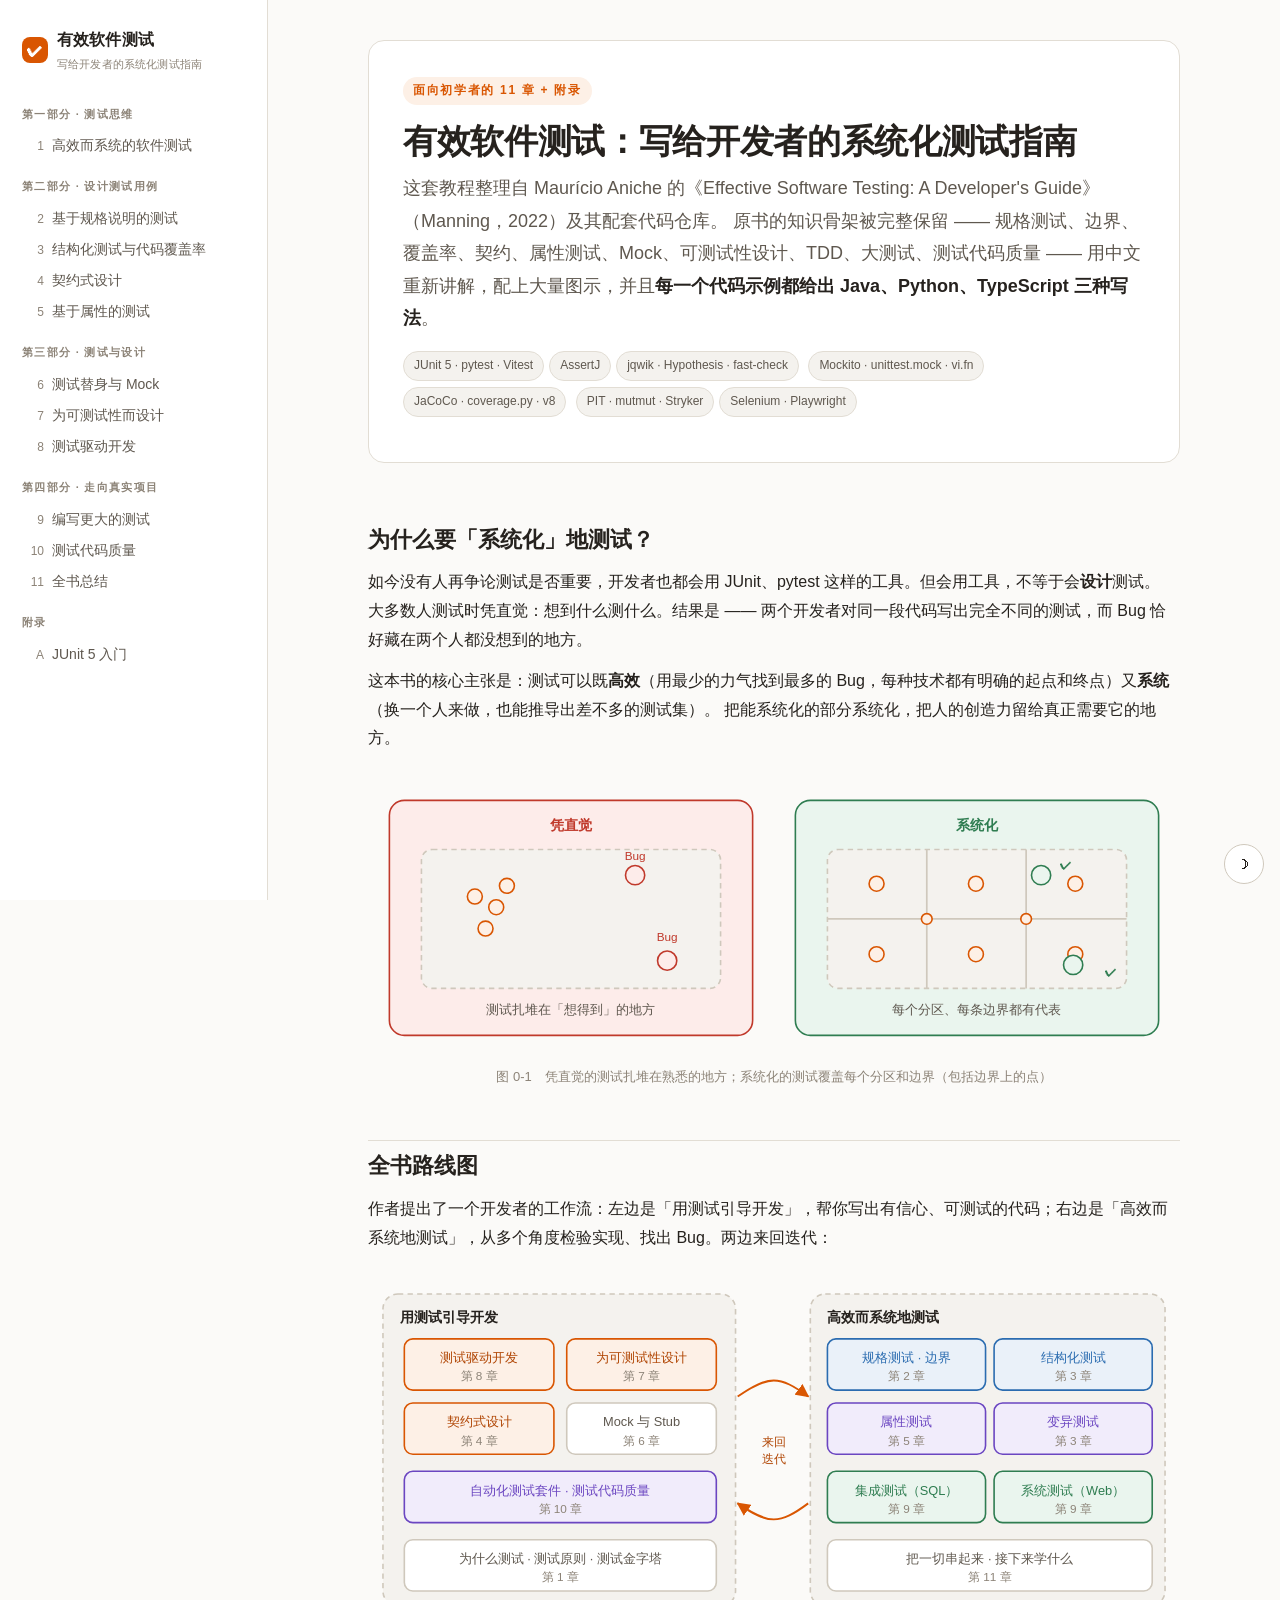
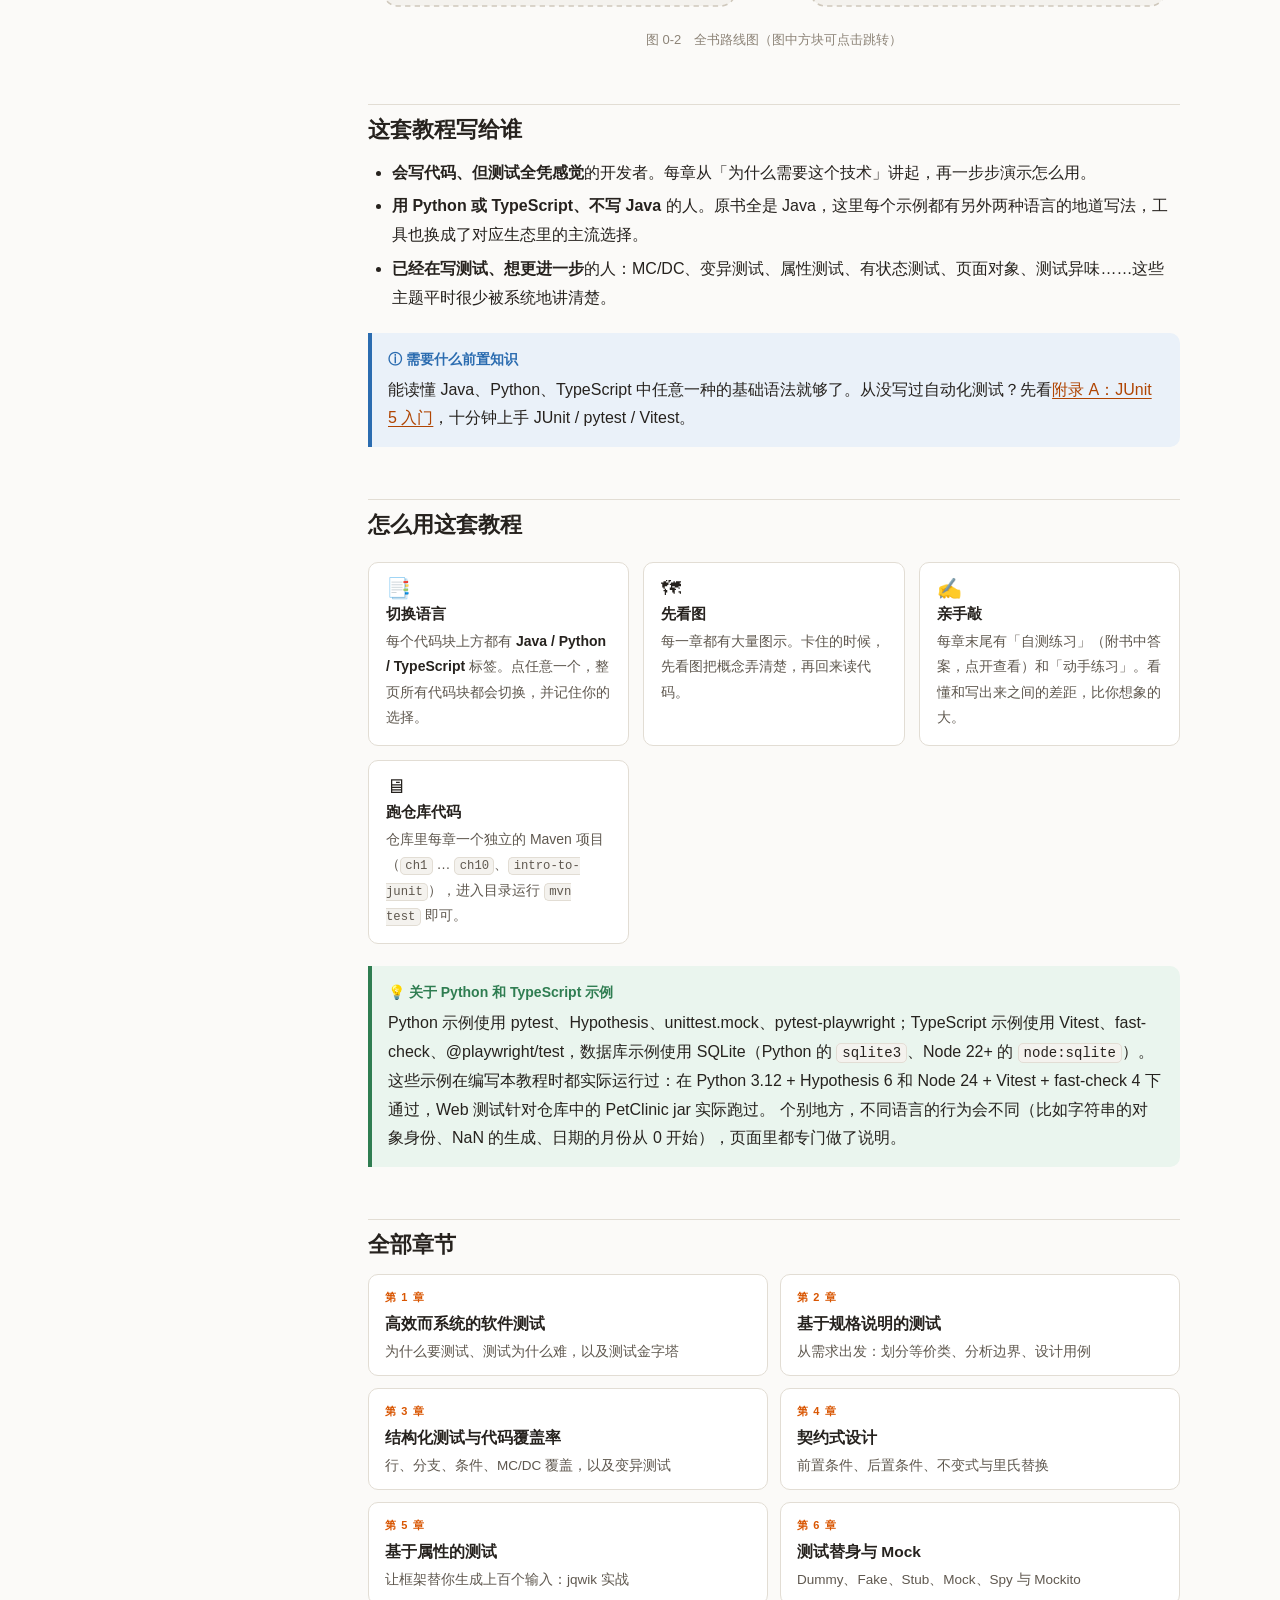
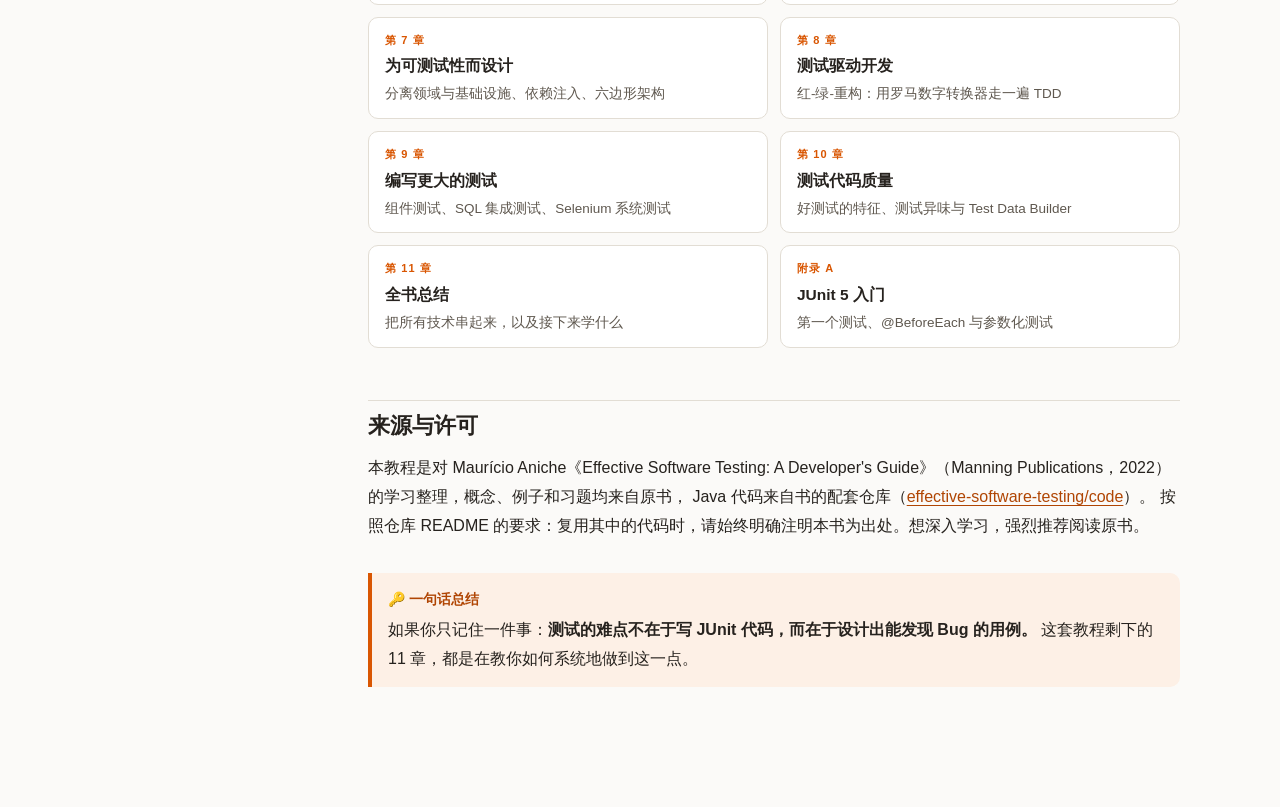
<file: docs/index.html>
<!doctype html>
<html lang="zh-CN">
<head>
<meta charset="utf-8">
<meta name="viewport" content="width=device-width,initial-scale=1">
<title>有效软件测试 · 写给开发者的系统化测试指南</title>
<meta name="description" content="《Effective Software Testing: A Developer's Guide》的中文学习笔记：11 章 + 附录，大量图解，每个示例都有 Java、Python、TypeScript 三种写法。">
<link rel="stylesheet" href="assets/style.css">
</head>
<body data-chapter="0">
<div id="app">
<aside id="sidebar"></aside>
<main>

<div class="hero">
  <span class="chapter-eyebrow">面向初学者的 11 章 + 附录</span>
  <h1>有效软件测试：写给开发者的系统化测试指南</h1>
  <p class="sub">
    这套教程整理自 Maurício Aniche 的《Effective Software Testing: A Developer's Guide》（Manning，2022）及其配套代码仓库。
    原书的知识骨架被完整保留 —— 规格测试、边界、覆盖率、契约、属性测试、Mock、可测试性设计、TDD、大测试、测试代码质量 ——
    用中文重新讲解，配上大量图示，并且<strong>每一个代码示例都给出 Java、Python、TypeScript 三种写法</strong>。
  </p>
  <p style="margin-top:14px">
    <span class="pill">JUnit 5 · pytest · Vitest</span><span class="pill">AssertJ</span><span class="pill">jqwik · Hypothesis · fast-check</span>
    <span class="pill">Mockito · unittest.mock · vi.fn</span><span class="pill">JaCoCo · coverage.py · v8</span>
    <span class="pill">PIT · mutmut · Stryker</span><span class="pill">Selenium · Playwright</span>
  </p>
</div>

<h2 id="why">为什么要「系统化」地测试？</h2>

<p>
  如今没有人再争论测试是否重要，开发者也都会用 JUnit、pytest 这样的工具。但会用工具，不等于会<strong>设计</strong>测试。
  大多数人测试时凭直觉：想到什么测什么。结果是 —— 两个开发者对同一段代码写出完全不同的测试，而 Bug 恰好藏在两个人都没想到的地方。
</p>
<p>
  这本书的核心主张是：测试可以既<strong>高效</strong>（用最少的力气找到最多的 Bug，每种技术都有明确的起点和终点）又<strong>系统</strong>（换一个人来做，也能推导出差不多的测试集）。
  把能系统化的部分系统化，把人的创造力留给真正需要它的地方。
</p>

<figure>
<svg class="dgm" viewBox="0 0 760 260" role="img" aria-label="凭直觉测试与系统化测试的对比">
  <rect class="bx-r" x="20" y="20" width="340" height="220" rx="14"/>
  <text class="ttl on-r" x="190" y="48" text-anchor="middle">凭直觉</text>
  <rect class="bx-d" x="50" y="66" width="280" height="130" rx="10"/>
  <circle class="bx-a" cx="100" cy="110" r="7"/><circle class="bx-a" cx="120" cy="120" r="7"/><circle class="bx-a" cx="110" cy="140" r="7"/>
  <circle class="bx-a" cx="130" cy="100" r="7"/>
  <circle class="bx-r" cx="280" cy="170" r="9"/><text class="sm on-r" x="280" y="152" text-anchor="middle">Bug</text>
  <circle class="bx-r" cx="250" cy="90" r="9"/><text class="sm on-r" x="250" y="76" text-anchor="middle">Bug</text>
  <text class="lbl" x="190" y="220" text-anchor="middle">测试扎堆在「想得到」的地方</text>

  <rect class="bx-g" x="400" y="20" width="340" height="220" rx="14"/>
  <text class="ttl on-g" x="570" y="48" text-anchor="middle">系统化</text>
  <rect class="bx-d" x="430" y="66" width="280" height="130" rx="10"/>
  <path class="ln" d="M523 66 V196"/><path class="ln" d="M616 66 V196"/><path class="ln" d="M430 131 H710"/>
  <circle class="bx-a" cx="476" cy="98" r="7"/><circle class="bx-a" cx="569" cy="98" r="7"/><circle class="bx-a" cx="662" cy="98" r="7"/>
  <circle class="bx-a" cx="476" cy="164" r="7"/><circle class="bx-a" cx="569" cy="164" r="7"/><circle class="bx-a" cx="662" cy="164" r="7"/>
  <circle class="bx-a" cx="523" cy="131" r="5"/><circle class="bx-a" cx="616" cy="131" r="5"/>
  <circle class="bx-g" cx="660" cy="174" r="9"/><text class="sm on-g" x="690" y="184">✔</text>
  <circle class="bx-g" cx="630" cy="90" r="9"/><text class="sm on-g" x="648" y="84">✔</text>
  <text class="lbl" x="570" y="220" text-anchor="middle">每个分区、每条边界都有代表</text>
</svg>
<figcaption>图 0-1　凭直觉的测试扎堆在熟悉的地方；系统化的测试覆盖每个分区和边界（包括边界上的点）</figcaption>
</figure>

<h2 id="map">全书路线图</h2>

<p>作者提出了一个开发者的工作流：左边是「用测试引导开发」，帮你写出有信心、可测试的代码；右边是「高效而系统地测试」，从多个角度检验实现、找出 Bug。两边来回迭代：</p>

<figure>
<svg class="dgm" viewBox="0 0 760 320" role="img" aria-label="全书路线图：每个技术对应的章节">
  <rect class="bx-d" x="14" y="14" width="330" height="292" rx="14"/>
  <text class="ttl" x="30" y="40">用测试引导开发</text>
  <a href="ch08.html"><rect class="bx-a" x="34" y="56" width="140" height="48" rx="8"/><text class="lbl on-a" x="104" y="78" text-anchor="middle">测试驱动开发</text><text class="sm" x="104" y="95" text-anchor="middle">第 8 章</text></a>
  <a href="ch07.html"><rect class="bx-a" x="186" y="56" width="140" height="48" rx="8"/><text class="lbl on-a" x="256" y="78" text-anchor="middle">为可测试性设计</text><text class="sm" x="256" y="95" text-anchor="middle">第 7 章</text></a>
  <a href="ch04.html"><rect class="bx-a" x="34" y="116" width="140" height="48" rx="8"/><text class="lbl on-a" x="104" y="138" text-anchor="middle">契约式设计</text><text class="sm" x="104" y="155" text-anchor="middle">第 4 章</text></a>
  <a href="ch06.html"><rect class="bx" x="186" y="116" width="140" height="48" rx="8"/><text class="lbl" x="256" y="138" text-anchor="middle">Mock 与 Stub</text><text class="sm" x="256" y="155" text-anchor="middle">第 6 章</text></a>
  <a href="ch10.html"><rect class="bx-p" x="34" y="180" width="292" height="48" rx="8"/><text class="lbl on-p" x="180" y="202" text-anchor="middle">自动化测试套件 · 测试代码质量</text><text class="sm" x="180" y="219" text-anchor="middle">第 10 章</text></a>
  <a href="ch01.html"><rect class="bx" x="34" y="244" width="292" height="48" rx="8"/><text class="lbl" x="180" y="266" text-anchor="middle">为什么测试 · 测试原则 · 测试金字塔</text><text class="sm" x="180" y="283" text-anchor="middle">第 1 章</text></a>

  <rect class="bx-d" x="414" y="14" width="332" height="292" rx="14"/>
  <text class="ttl" x="430" y="40">高效而系统地测试</text>
  <a href="ch02.html"><rect class="bx-b" x="430" y="56" width="148" height="48" rx="8"/><text class="lbl on-b" x="504" y="78" text-anchor="middle">规格测试 · 边界</text><text class="sm" x="504" y="95" text-anchor="middle">第 2 章</text></a>
  <a href="ch03.html"><rect class="bx-b" x="586" y="56" width="148" height="48" rx="8"/><text class="lbl on-b" x="660" y="78" text-anchor="middle">结构化测试</text><text class="sm" x="660" y="95" text-anchor="middle">第 3 章</text></a>
  <a href="ch05.html"><rect class="bx-p" x="430" y="116" width="148" height="48" rx="8"/><text class="lbl on-p" x="504" y="138" text-anchor="middle">属性测试</text><text class="sm" x="504" y="155" text-anchor="middle">第 5 章</text></a>
  <a href="ch03.html"><rect class="bx-p" x="586" y="116" width="148" height="48" rx="8"/><text class="lbl on-p" x="660" y="138" text-anchor="middle">变异测试</text><text class="sm" x="660" y="155" text-anchor="middle">第 3 章</text></a>
  <a href="ch09.html"><rect class="bx-g" x="430" y="180" width="148" height="48" rx="8"/><text class="lbl on-g" x="504" y="202" text-anchor="middle">集成测试（SQL）</text><text class="sm" x="504" y="219" text-anchor="middle">第 9 章</text></a>
  <a href="ch09.html"><rect class="bx-g" x="586" y="180" width="148" height="48" rx="8"/><text class="lbl on-g" x="660" y="202" text-anchor="middle">系统测试（Web）</text><text class="sm" x="660" y="219" text-anchor="middle">第 9 章</text></a>
  <a href="ch11.html"><rect class="bx" x="430" y="244" width="304" height="48" rx="8"/><text class="lbl" x="582" y="266" text-anchor="middle">把一切串起来 · 接下来学什么</text><text class="sm" x="582" y="283" text-anchor="middle">第 11 章</text></a>

  <path class="ln-a" d="M346 110 C375 90 385 90 412 110" marker-end="url(#ar-a)"/>
  <path class="ln-a" d="M412 210 C385 230 375 230 346 210" marker-end="url(#ar-a)"/>
  <text class="sm on-a" x="380" y="156" text-anchor="middle">来回</text>
  <text class="sm on-a" x="380" y="172" text-anchor="middle">迭代</text>
</svg>
<figcaption>图 0-2　全书路线图（图中方块可点击跳转）</figcaption>
</figure>

<h2 id="who">这套教程写给谁</h2>

<ul>
  <li><strong>会写代码、但测试全凭感觉</strong>的开发者。每章从「为什么需要这个技术」讲起，再一步步演示怎么用。</li>
  <li><strong>用 Python 或 TypeScript、不写 Java</strong> 的人。原书全是 Java，这里每个示例都有另外两种语言的地道写法，工具也换成了对应生态里的主流选择。</li>
  <li><strong>已经在写测试、想更进一步</strong>的人：MC/DC、变异测试、属性测试、有状态测试、页面对象、测试异味……这些主题平时很少被系统地讲清楚。</li>
</ul>

<div class="box note">
  <div class="t">&#9432; 需要什么前置知识</div>
  <p>能读懂 Java、Python、TypeScript 中任意一种的基础语法就够了。从没写过自动化测试？先看<a href="appendix.html">附录 A：JUnit 5 入门</a>，十分钟上手 JUnit / pytest / Vitest。</p>
</div>

<h2 id="how">怎么用这套教程</h2>

<div class="cards">
  <div class="card"><span class="ic">&#128209;</span><h4>切换语言</h4><p>每个代码块上方都有 <strong>Java / Python / TypeScript</strong> 标签。点任意一个，整页所有代码块都会切换，并记住你的选择。</p></div>
  <div class="card"><span class="ic">&#128506;</span><h4>先看图</h4><p>每一章都有大量图示。卡住的时候，先看图把概念弄清楚，再回来读代码。</p></div>
  <div class="card"><span class="ic">&#9997;</span><h4>亲手敲</h4><p>每章末尾有「自测练习」（附书中答案，点开查看）和「动手练习」。看懂和写出来之间的差距，比你想象的大。</p></div>
  <div class="card"><span class="ic">&#128421;</span><h4>跑仓库代码</h4><p>仓库里每章一个独立的 Maven 项目（<code>ch1</code> … <code>ch10</code>、<code>intro-to-junit</code>），进入目录运行 <code>mvn test</code> 即可。</p></div>
</div>

<div class="box tip">
  <div class="t">&#128161; 关于 Python 和 TypeScript 示例</div>
  <p>
    Python 示例使用 pytest、Hypothesis、unittest.mock、pytest-playwright；TypeScript 示例使用 Vitest、fast-check、@playwright/test，数据库示例使用 SQLite（Python 的 <code>sqlite3</code>、Node 22+ 的 <code>node:sqlite</code>）。
    这些示例在编写本教程时都实际运行过：在 Python 3.12 + Hypothesis 6 和 Node 24 + Vitest + fast-check 4 下通过，Web 测试针对仓库中的 PetClinic jar 实际跑过。
    个别地方，不同语言的行为会不同（比如字符串的对象身份、NaN 的生成、日期的月份从 0 开始），页面里都专门做了说明。
  </p>
</div>

<h2 id="toc">全部章节</h2>
<div id="toc-grid"></div>

<h2 id="credits">来源与许可</h2>
<p>
  本教程是对 Maurício Aniche《Effective Software Testing: A Developer's Guide》（Manning Publications，2022）的学习整理，概念、例子和习题均来自原书，
  Java 代码来自书的配套仓库（<a href="https://github.com/effective-software-testing/code">effective-software-testing/code</a>）。
  按照仓库 README 的要求：复用其中的代码时，请始终明确注明本书为出处。想深入学习，强烈推荐阅读原书。
</p>

<div class="box key" style="margin-top:32px">
  <div class="t">&#128273; 一句话总结</div>
  <p>
    如果你只记住一件事：<strong>测试的难点不在于写 JUnit 代码，而在于设计出能发现 Bug 的用例。</strong>
    这套教程剩下的 11 章，都是在教你如何系统地做到这一点。
  </p>
</div>

</main>
</div>
<script src="assets/site.js"></script>
</body>
</html>
</file>
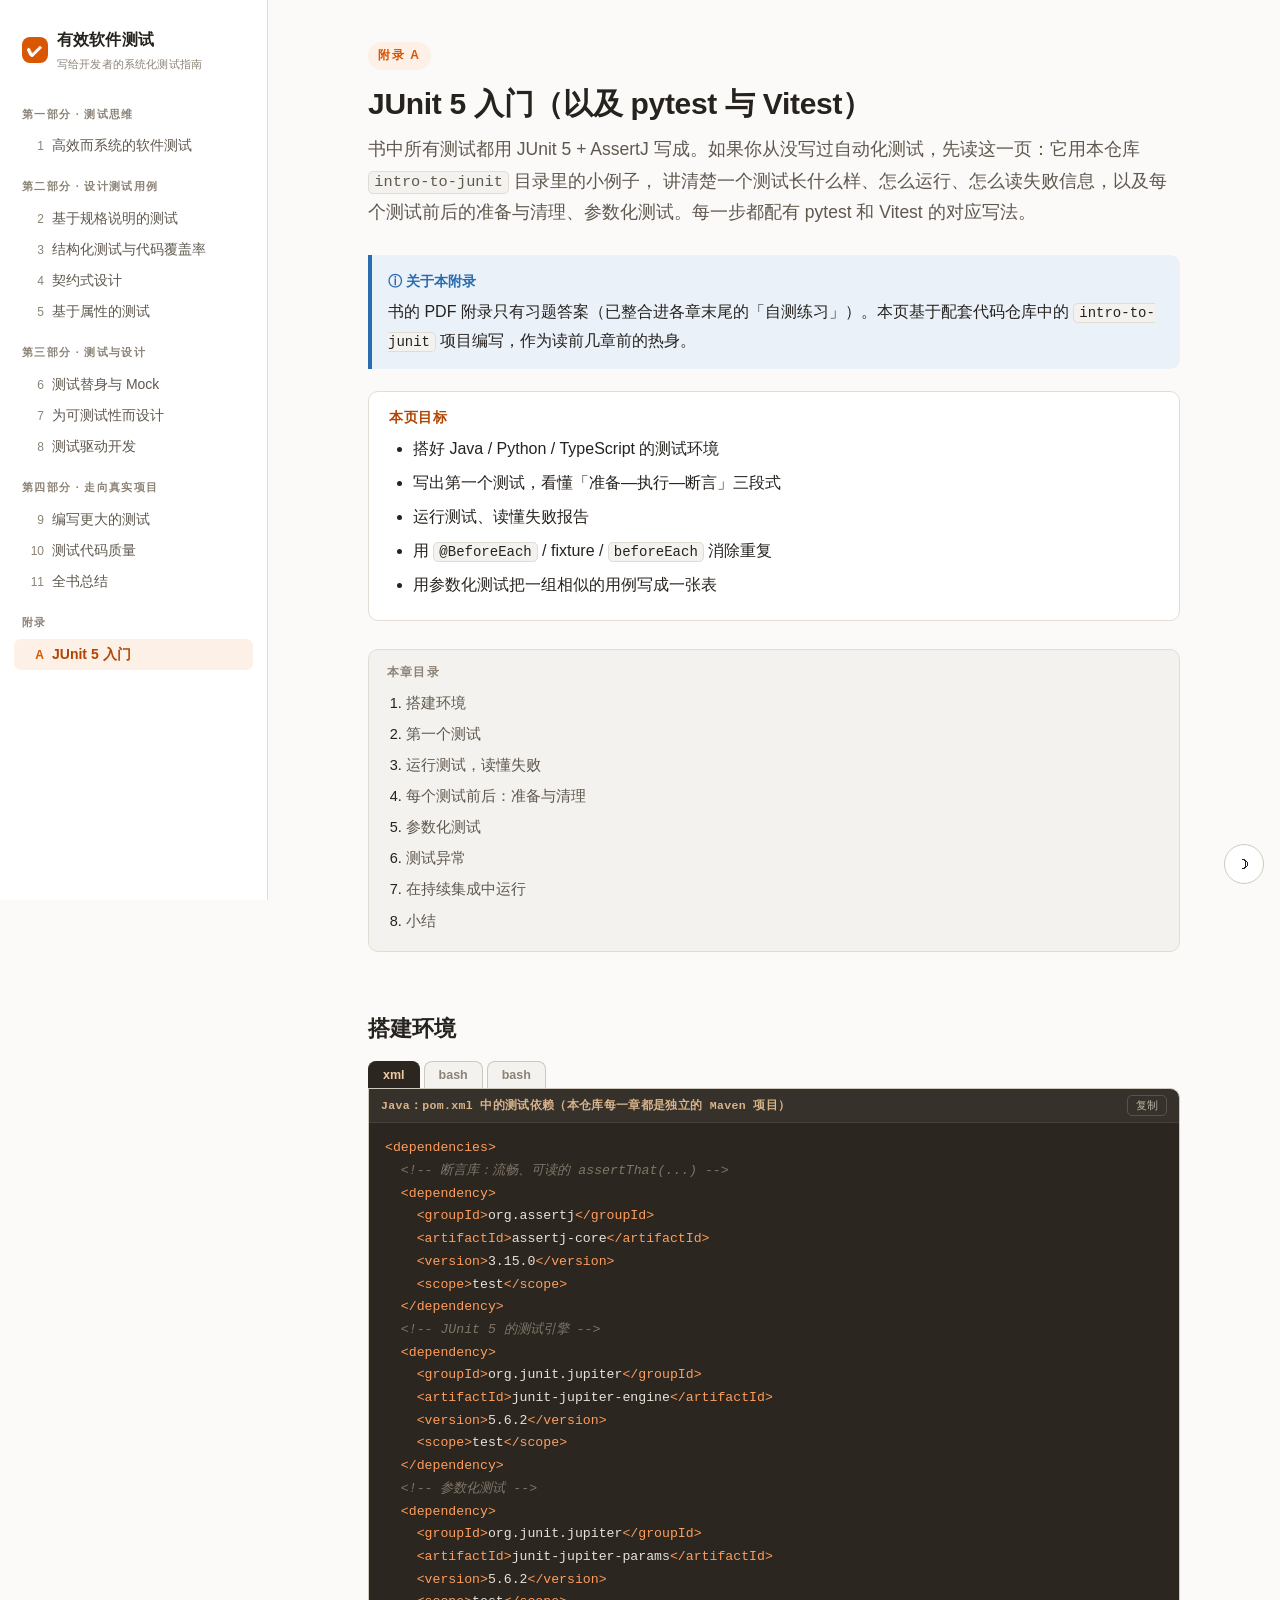
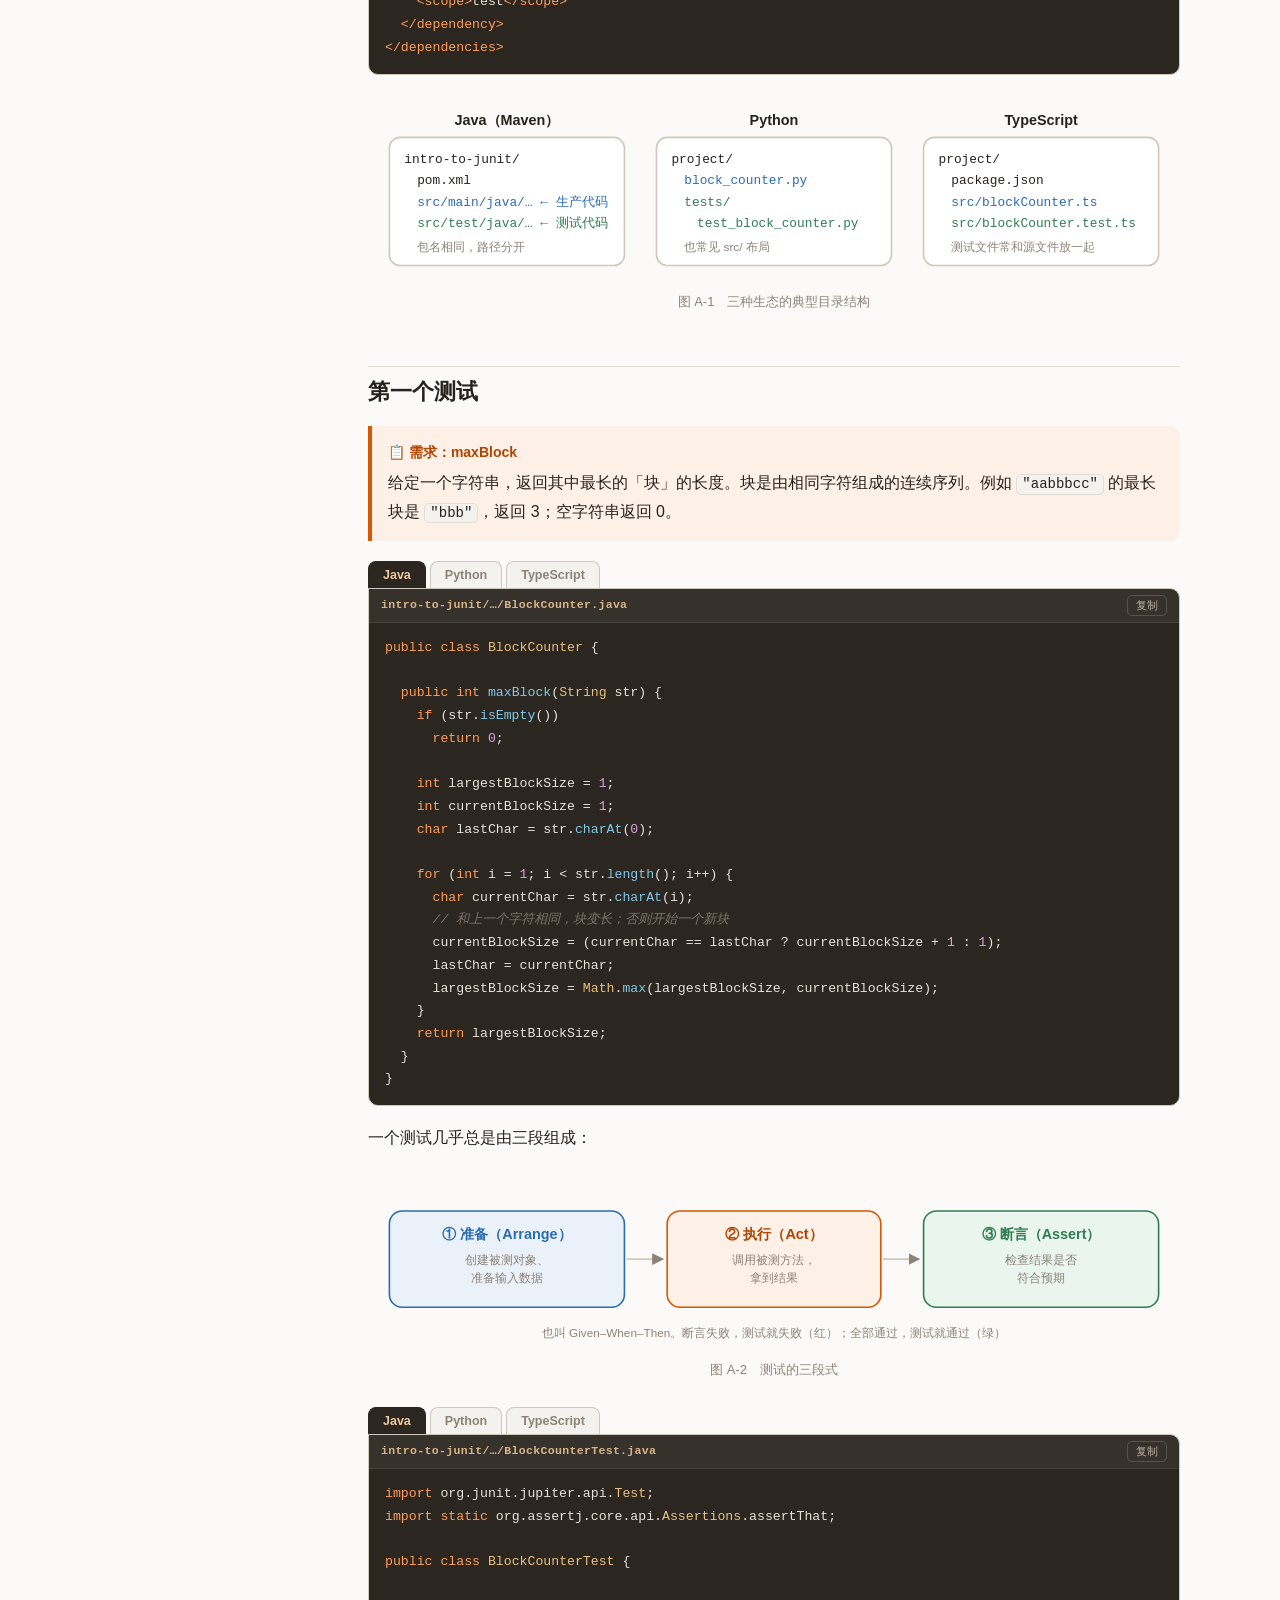
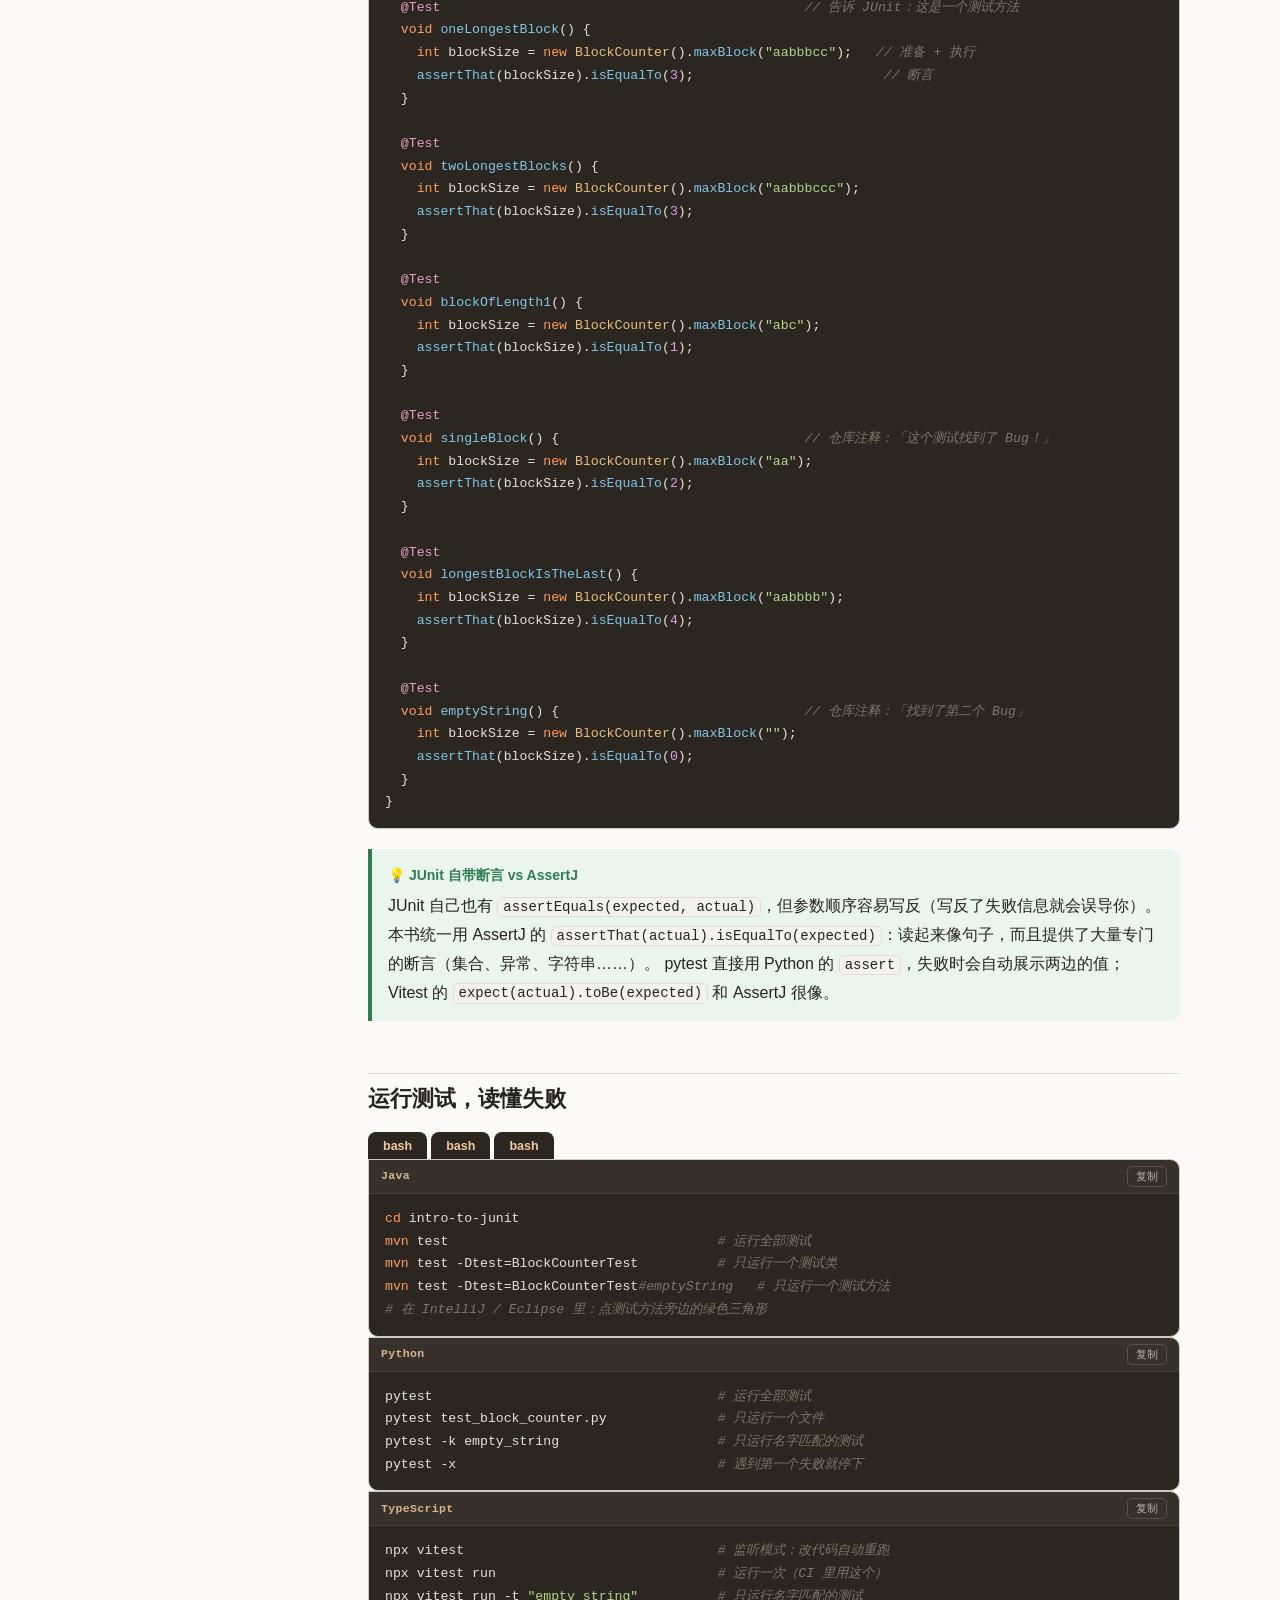
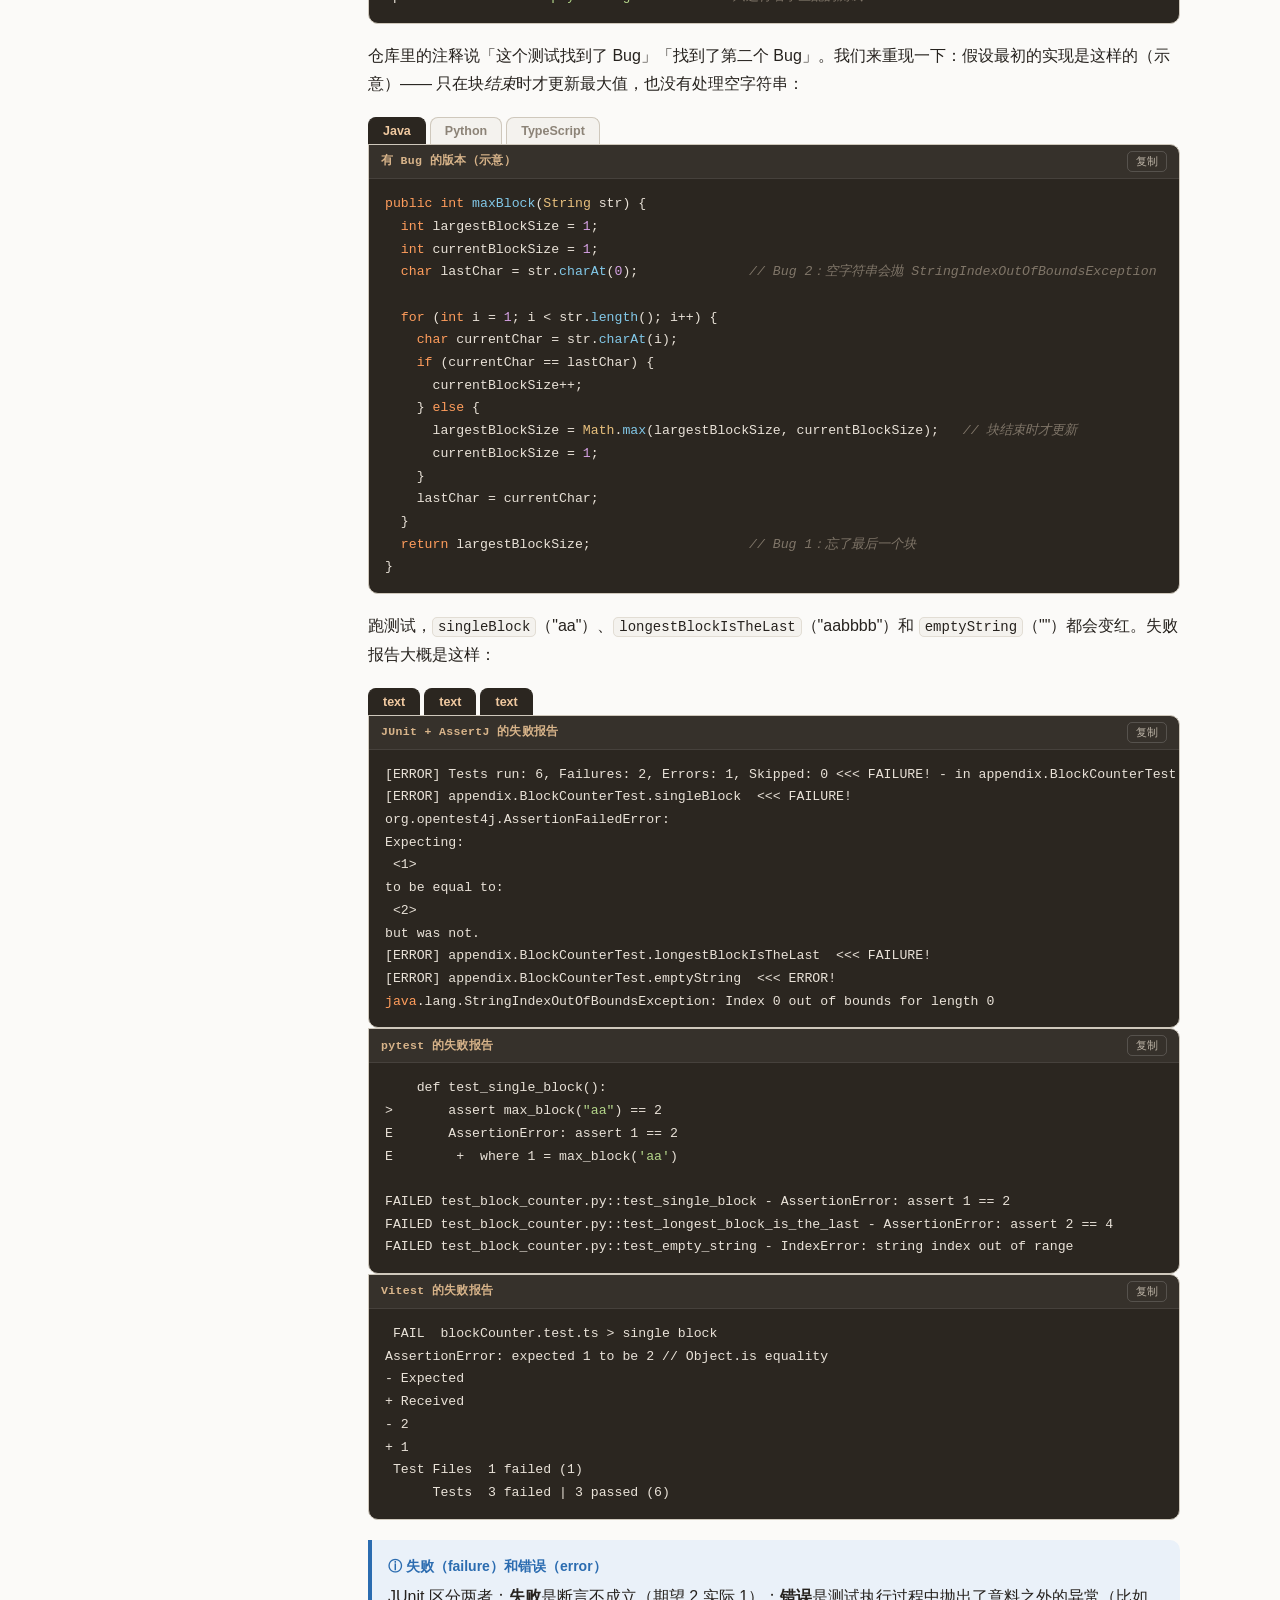
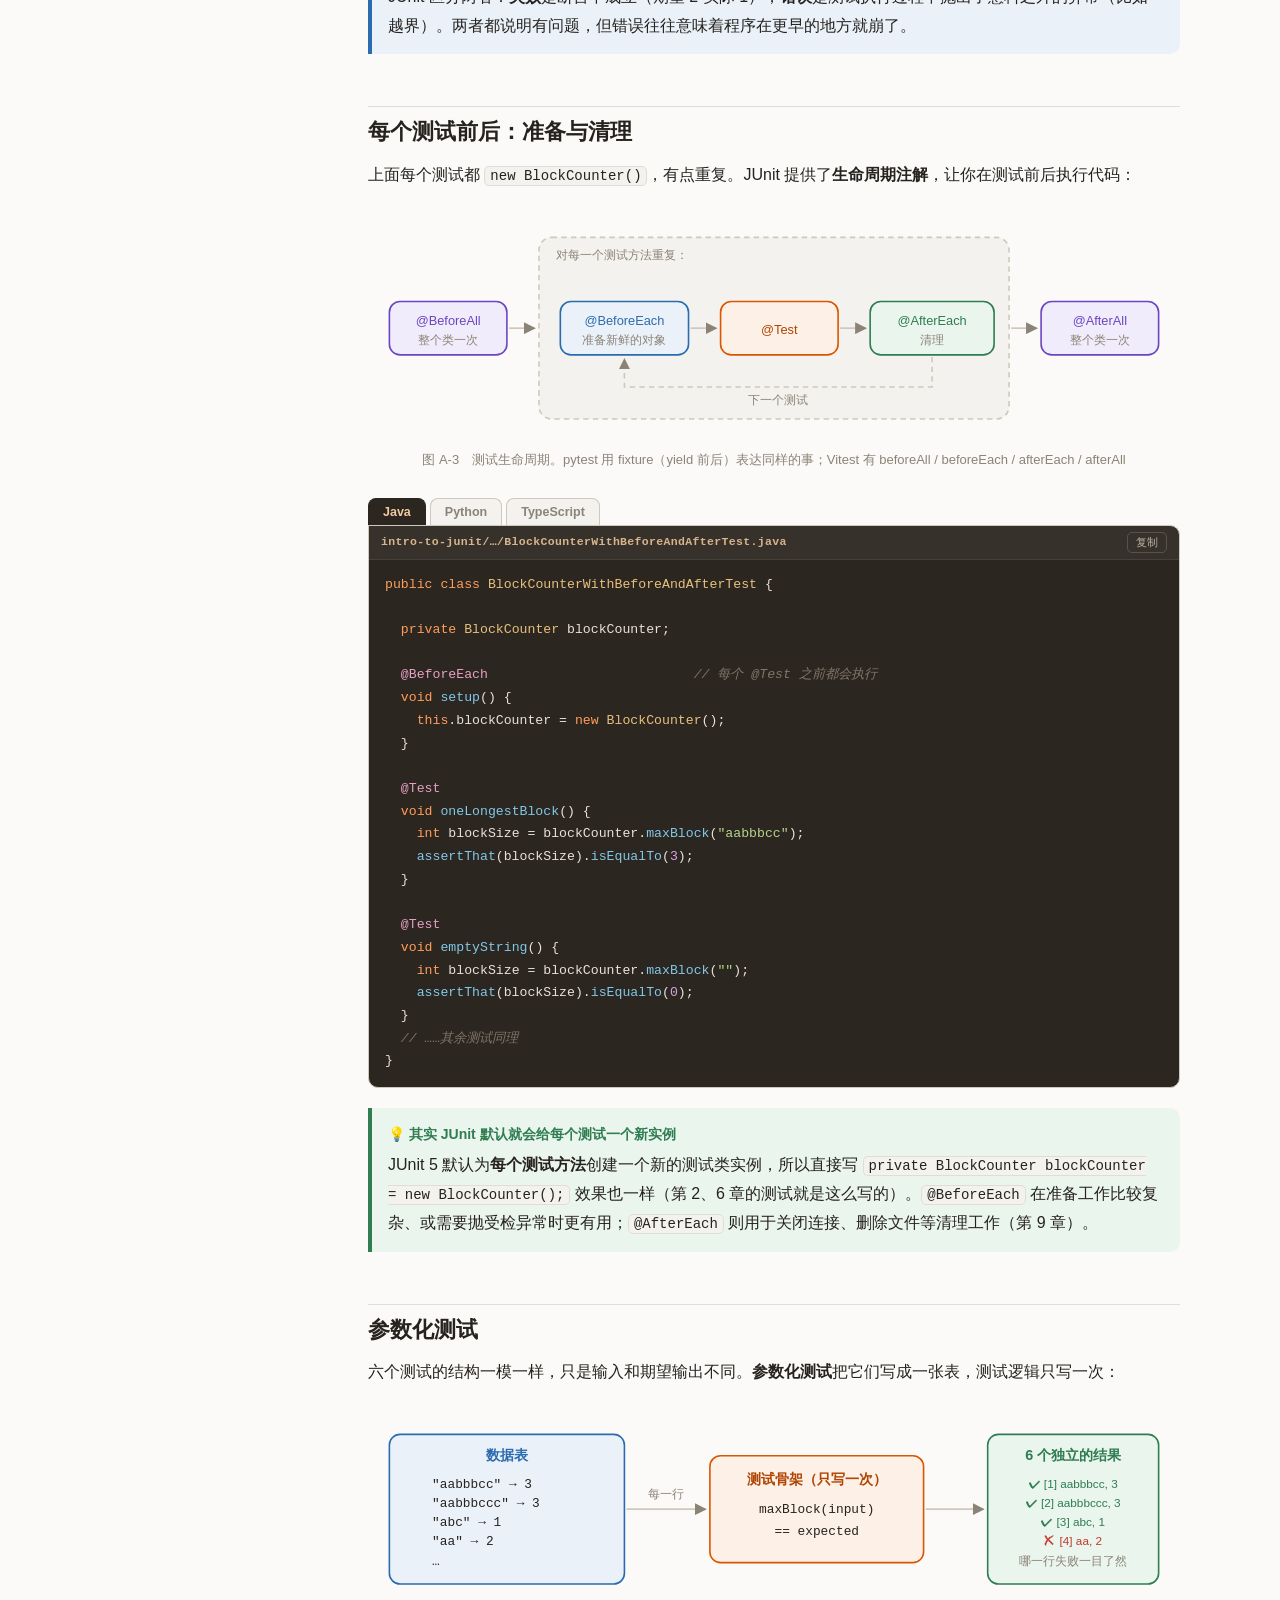
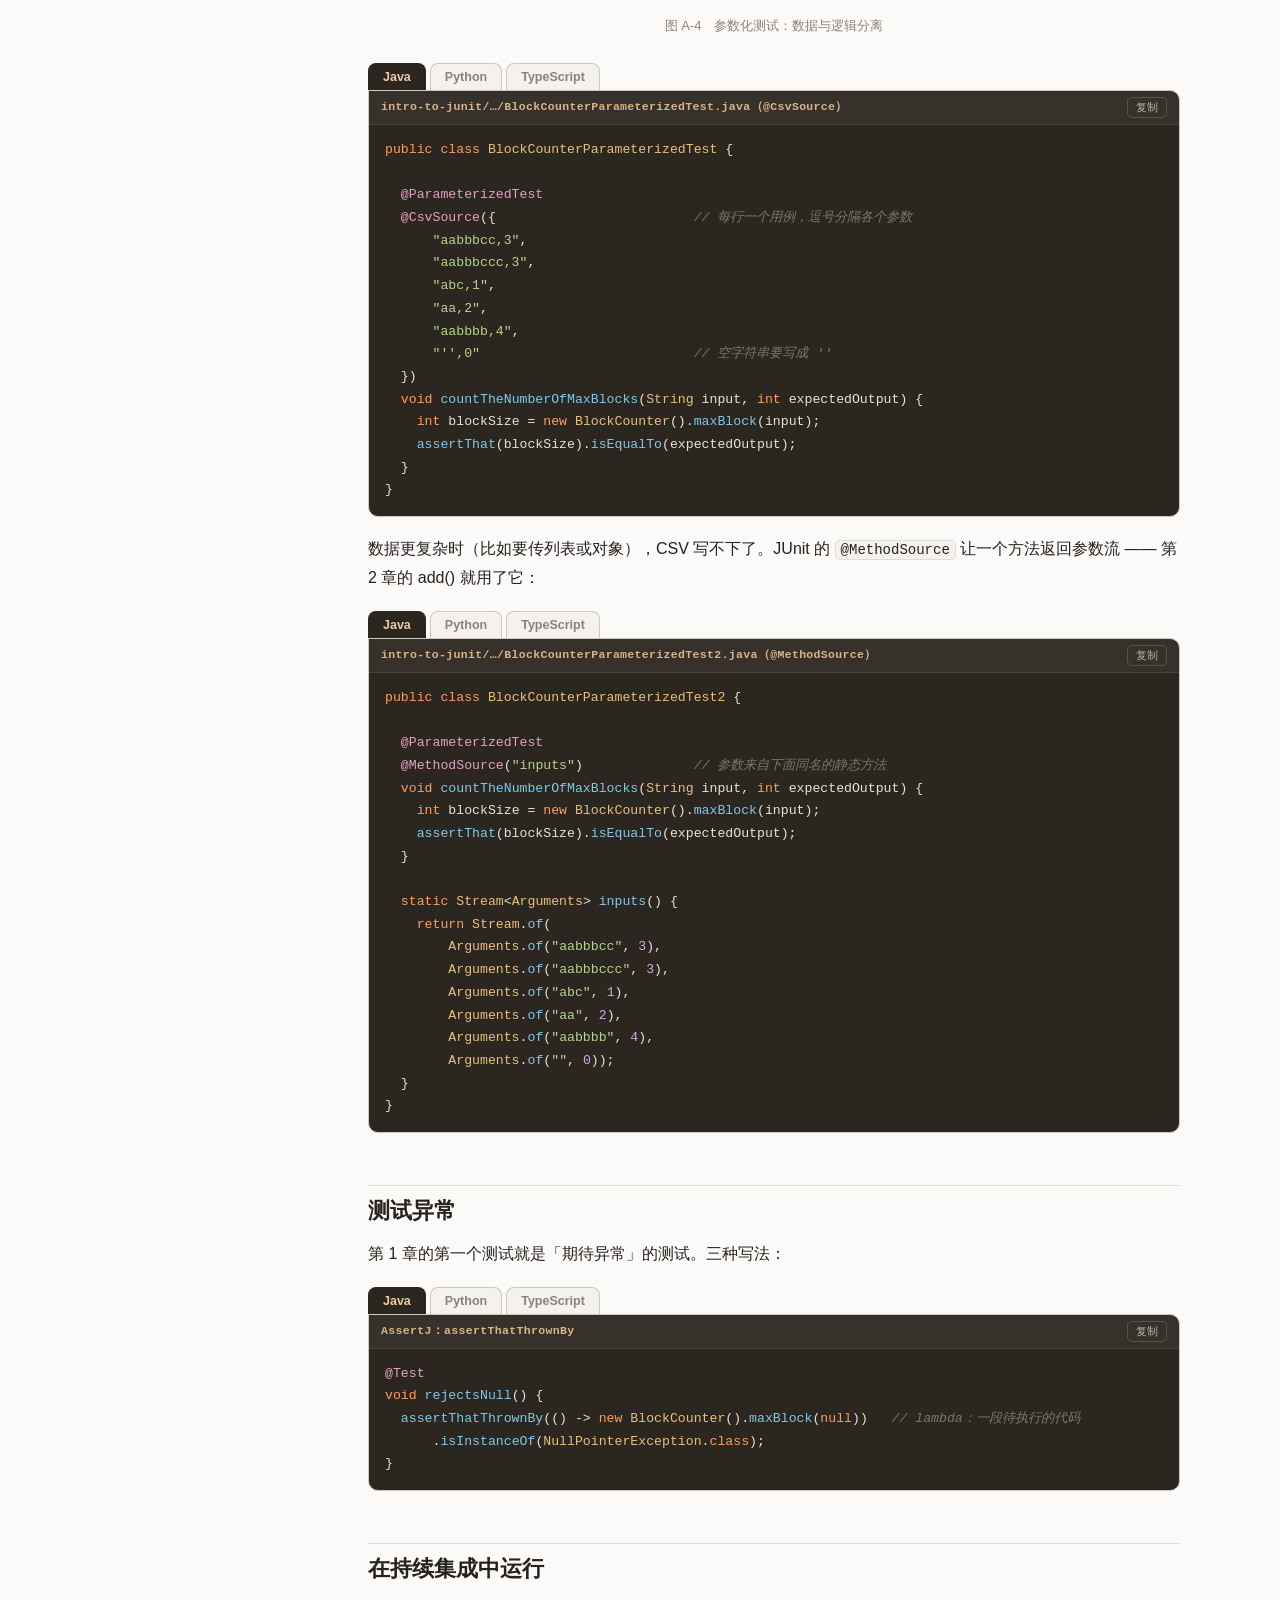
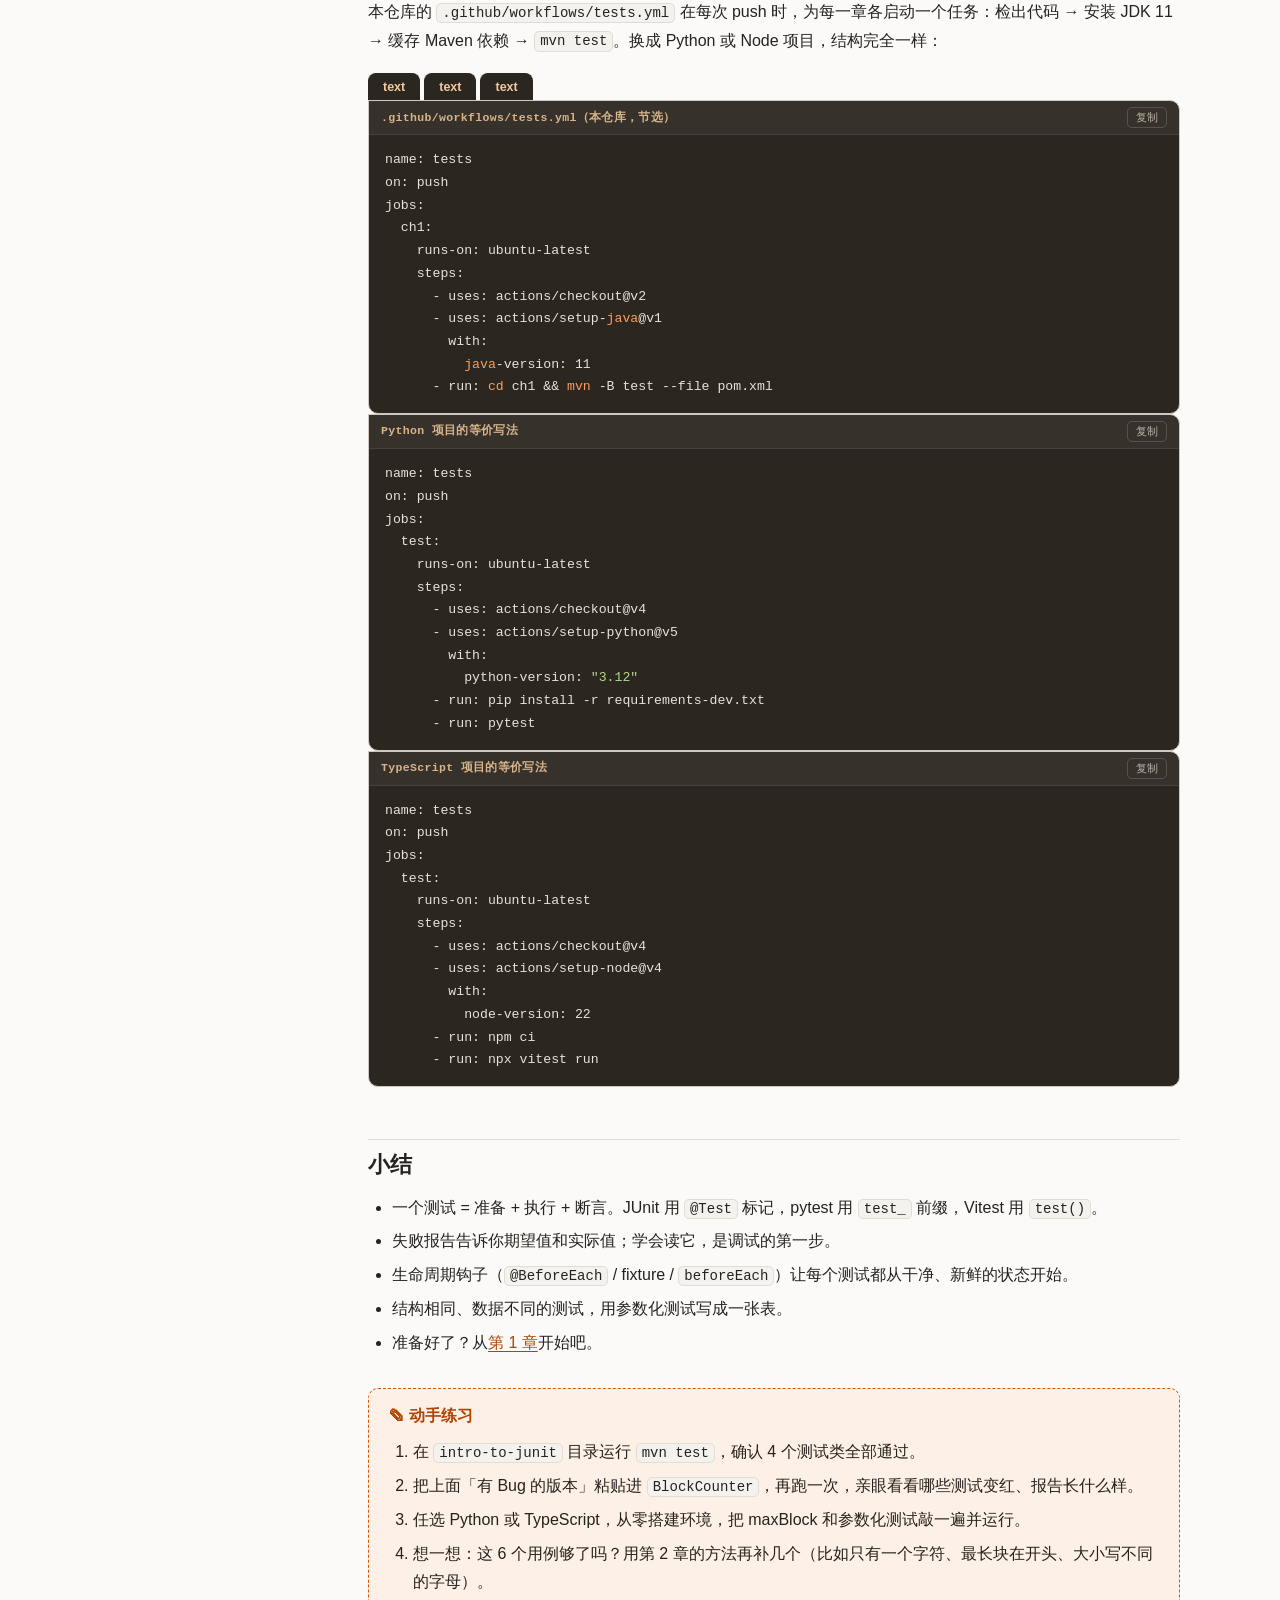
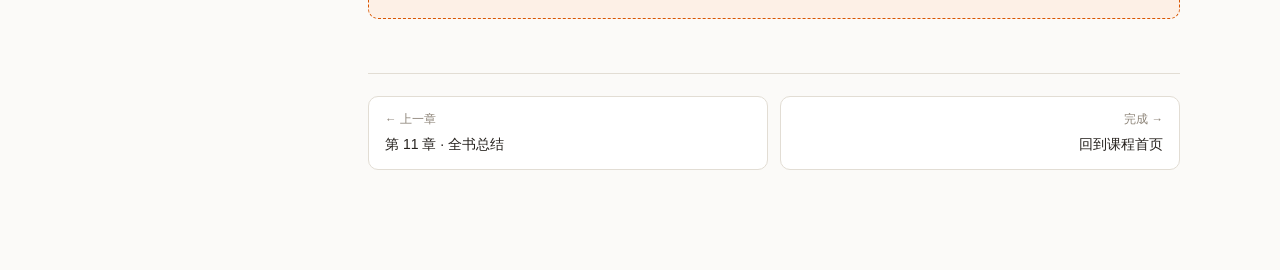
<file: docs/appendix.html>
<!doctype html>
<html lang="zh-CN">
<head>
<meta charset="utf-8">
<meta name="viewport" content="width=device-width,initial-scale=1">
<title>附录 A · JUnit 5 入门 — 有效软件测试</title>
<link rel="stylesheet" href="assets/style.css">
</head>
<body data-chapter="A">
<div id="app">
<aside id="sidebar"></aside>
<main>

<span class="chapter-eyebrow">附录 A</span>
<h1>JUnit 5 入门（以及 pytest 与 Vitest）</h1>
<p class="lede">
  书中所有测试都用 JUnit 5 + AssertJ 写成。如果你从没写过自动化测试，先读这一页：它用本仓库 <code>intro-to-junit</code> 目录里的小例子，
  讲清楚一个测试长什么样、怎么运行、怎么读失败信息，以及每个测试前后的准备与清理、参数化测试。每一步都配有 pytest 和 Vitest 的对应写法。
</p>

<div class="box note">
  <div class="t">&#9432; 关于本附录</div>
  <p>书的 PDF 附录只有习题答案（已整合进各章末尾的「自测练习」）。本页基于配套代码仓库中的 <code>intro-to-junit</code> 项目编写，作为读前几章前的热身。</p>
</div>

<div class="goals">
  <h4>本页目标</h4>
  <ul>
    <li>搭好 Java / Python / TypeScript 的测试环境</li>
    <li>写出第一个测试，看懂「准备—执行—断言」三段式</li>
    <li>运行测试、读懂失败报告</li>
    <li>用 <code>@BeforeEach</code> / fixture / <code>beforeEach</code> 消除重复</li>
    <li>用参数化测试把一组相似的用例写成一张表</li>
  </ul>
</div>

<div id="chapter-toc"></div>

<h2 id="setup">搭建环境</h2>

<div class="langs">
<div class="code" data-lang="xml" data-file="Java：pom.xml 中的测试依赖（本仓库每一章都是独立的 Maven 项目）"><pre>
&lt;dependencies&gt;
  &lt;!-- 断言库：流畅、可读的 assertThat(...) --&gt;
  &lt;dependency&gt;
    &lt;groupId&gt;org.assertj&lt;/groupId&gt;
    &lt;artifactId&gt;assertj-core&lt;/artifactId&gt;
    &lt;version&gt;3.15.0&lt;/version&gt;
    &lt;scope&gt;test&lt;/scope&gt;
  &lt;/dependency&gt;
  &lt;!-- JUnit 5 的测试引擎 --&gt;
  &lt;dependency&gt;
    &lt;groupId&gt;org.junit.jupiter&lt;/groupId&gt;
    &lt;artifactId&gt;junit-jupiter-engine&lt;/artifactId&gt;
    &lt;version&gt;5.6.2&lt;/version&gt;
    &lt;scope&gt;test&lt;/scope&gt;
  &lt;/dependency&gt;
  &lt;!-- 参数化测试 --&gt;
  &lt;dependency&gt;
    &lt;groupId&gt;org.junit.jupiter&lt;/groupId&gt;
    &lt;artifactId&gt;junit-jupiter-params&lt;/artifactId&gt;
    &lt;version&gt;5.6.2&lt;/version&gt;
    &lt;scope&gt;test&lt;/scope&gt;
  &lt;/dependency&gt;
&lt;/dependencies&gt;
</pre></div>
<div class="code" data-lang="bash" data-file="Python：pytest"><pre>
python -m venv .venv &amp;&amp; source .venv/bin/activate
pip install pytest
# 约定：测试文件叫 test_*.py，测试函数叫 test_*，pytest 会自动发现它们
</pre></div>
<div class="code" data-lang="bash" data-file="TypeScript：Vitest"><pre>
npm init -y
npm i -D vitest typescript
# 约定：测试文件叫 *.test.ts，Vitest 会自动发现它们
</pre></div>
</div>

<figure>
<svg class="dgm" viewBox="0 0 760 170" role="img" aria-label="典型的项目结构：生产代码和测试代码分开存放">
  <text class="ttl" x="130" y="22" text-anchor="middle">Java（Maven）</text>
  <rect class="bx" x="20" y="34" width="220" height="120" rx="10"/>
  <text class="mono" x="34" y="58">intro-to-junit/</text>
  <text class="mono" x="46" y="78">pom.xml</text>
  <text class="mono on-b" x="46" y="98">src/main/java/…  ← 生产代码</text>
  <text class="mono on-g" x="46" y="118">src/test/java/…  ← 测试代码</text>
  <text class="sm" x="46" y="140">包名相同，路径分开</text>

  <text class="ttl" x="380" y="22" text-anchor="middle">Python</text>
  <rect class="bx" x="270" y="34" width="220" height="120" rx="10"/>
  <text class="mono" x="284" y="58">project/</text>
  <text class="mono on-b" x="296" y="78">block_counter.py</text>
  <text class="mono on-g" x="296" y="98">tests/</text>
  <text class="mono on-g" x="308" y="118">test_block_counter.py</text>
  <text class="sm" x="296" y="140">也常见 src/ 布局</text>

  <text class="ttl" x="630" y="22" text-anchor="middle">TypeScript</text>
  <rect class="bx" x="520" y="34" width="220" height="120" rx="10"/>
  <text class="mono" x="534" y="58">project/</text>
  <text class="mono" x="546" y="78">package.json</text>
  <text class="mono on-b" x="546" y="98">src/blockCounter.ts</text>
  <text class="mono on-g" x="546" y="118">src/blockCounter.test.ts</text>
  <text class="sm" x="546" y="140">测试文件常和源文件放一起</text>
</svg>
<figcaption>图 A-1　三种生态的典型目录结构</figcaption>
</figure>

<h2 id="first">第一个测试</h2>

<div class="box key">
  <div class="t">&#128203; 需求：maxBlock</div>
  <p>给定一个字符串，返回其中最长的「块」的长度。块是由相同字符组成的连续序列。例如 <code>"aabbbcc"</code> 的最长块是 <code>"bbb"</code>，返回 3；空字符串返回 0。</p>
</div>

<div class="langs">
<div class="code" data-lang="java" data-file="intro-to-junit/…/BlockCounter.java"><pre>
public class BlockCounter {

  public int maxBlock(String str) {
    if (str.isEmpty())
      return 0;

    int largestBlockSize = 1;
    int currentBlockSize = 1;
    char lastChar = str.charAt(0);

    for (int i = 1; i &lt; str.length(); i++) {
      char currentChar = str.charAt(i);
      // 和上一个字符相同，块变长；否则开始一个新块
      currentBlockSize = (currentChar == lastChar ? currentBlockSize + 1 : 1);
      lastChar = currentChar;
      largestBlockSize = Math.max(largestBlockSize, currentBlockSize);
    }
    return largestBlockSize;
  }
}
</pre></div>
<div class="code" data-lang="python" data-file="block_counter.py"><pre>
def max_block(s: str) -&gt; int:
    if not s:
        return 0

    largest_block_size = 1
    current_block_size = 1
    last_char = s[0]

    for current_char in s[1:]:
        # 和上一个字符相同，块变长；否则开始一个新块
        current_block_size = current_block_size + 1 if current_char == last_char else 1
        last_char = current_char
        largest_block_size = max(largest_block_size, current_block_size)
    return largest_block_size
</pre></div>
<div class="code" data-lang="ts" data-file="blockCounter.ts"><pre>
export function maxBlock(str: string): number {
  if (str.length === 0) return 0;

  let largestBlockSize = 1;
  let currentBlockSize = 1;
  let lastChar = str[0];

  for (let i = 1; i &lt; str.length; i++) {
    const currentChar = str[i];
    // 和上一个字符相同，块变长；否则开始一个新块
    currentBlockSize = currentChar === lastChar ? currentBlockSize + 1 : 1;
    lastChar = currentChar;
    largestBlockSize = Math.max(largestBlockSize, currentBlockSize);
  }
  return largestBlockSize;
}
</pre></div>
</div>

<p>一个测试几乎总是由三段组成：</p>

<figure>
<svg class="dgm" viewBox="0 0 760 160" role="img" aria-label="测试的三段式：准备、执行、断言">
  <rect class="bx-b" x="20" y="30" width="220" height="90" rx="12"/>
  <text class="ttl on-b" x="130" y="56" text-anchor="middle">① 准备（Arrange）</text>
  <text class="sm" x="130" y="80" text-anchor="middle">创建被测对象、</text>
  <text class="sm" x="130" y="96" text-anchor="middle">准备输入数据</text>
  <path class="ln" d="M242 75 H276" marker-end="url(#ar)"/>
  <rect class="bx-a" x="280" y="30" width="200" height="90" rx="12"/>
  <text class="ttl on-a" x="380" y="56" text-anchor="middle">② 执行（Act）</text>
  <text class="sm" x="380" y="80" text-anchor="middle">调用被测方法，</text>
  <text class="sm" x="380" y="96" text-anchor="middle">拿到结果</text>
  <path class="ln" d="M482 75 H516" marker-end="url(#ar)"/>
  <rect class="bx-g" x="520" y="30" width="220" height="90" rx="12"/>
  <text class="ttl on-g" x="630" y="56" text-anchor="middle">③ 断言（Assert）</text>
  <text class="sm" x="630" y="80" text-anchor="middle">检查结果是否</text>
  <text class="sm" x="630" y="96" text-anchor="middle">符合预期</text>
  <text class="sm" x="380" y="148" text-anchor="middle">也叫 Given–When–Then。断言失败，测试就失败（红）；全部通过，测试就通过（绿）</text>
</svg>
<figcaption>图 A-2　测试的三段式</figcaption>
</figure>

<div class="langs">
<div class="code" data-lang="java" data-file="intro-to-junit/…/BlockCounterTest.java"><pre>
import org.junit.jupiter.api.Test;
import static org.assertj.core.api.Assertions.assertThat;

public class BlockCounterTest {

  @Test                                              // 告诉 JUnit：这是一个测试方法
  void oneLongestBlock() {
    int blockSize = new BlockCounter().maxBlock("aabbbcc");   // 准备 + 执行
    assertThat(blockSize).isEqualTo(3);                        // 断言
  }

  @Test
  void twoLongestBlocks() {
    int blockSize = new BlockCounter().maxBlock("aabbbccc");
    assertThat(blockSize).isEqualTo(3);
  }

  @Test
  void blockOfLength1() {
    int blockSize = new BlockCounter().maxBlock("abc");
    assertThat(blockSize).isEqualTo(1);
  }

  @Test
  void singleBlock() {                               // 仓库注释：「这个测试找到了 Bug！」
    int blockSize = new BlockCounter().maxBlock("aa");
    assertThat(blockSize).isEqualTo(2);
  }

  @Test
  void longestBlockIsTheLast() {
    int blockSize = new BlockCounter().maxBlock("aabbbb");
    assertThat(blockSize).isEqualTo(4);
  }

  @Test
  void emptyString() {                               // 仓库注释：「找到了第二个 Bug」
    int blockSize = new BlockCounter().maxBlock("");
    assertThat(blockSize).isEqualTo(0);
  }
}
</pre></div>
<div class="code" data-lang="python" data-file="test_block_counter.py"><pre>
from block_counter import max_block

def test_one_longest_block():                    # 以 test_ 开头：pytest 会自动当作测试
    block_size = max_block("aabbbcc")            # 准备 + 执行
    assert block_size == 3                       # 断言

def test_two_longest_blocks():
    assert max_block("aabbbccc") == 3

def test_block_of_length_1():
    assert max_block("abc") == 1

def test_single_block():                         # 仓库注释：「这个测试找到了 Bug！」
    assert max_block("aa") == 2

def test_longest_block_is_the_last():
    assert max_block("aabbbb") == 4

def test_empty_string():                         # 仓库注释：「找到了第二个 Bug」
    assert max_block("") == 0
</pre></div>
<div class="code" data-lang="ts" data-file="blockCounter.test.ts"><pre>
import { test, expect } from "vitest";
import { maxBlock } from "./blockCounter";

test("one longest block", () =&gt; {                // test(名字, 函数)
  const blockSize = maxBlock("aabbbcc");         // 准备 + 执行
  expect(blockSize).toBe(3);                     // 断言
});

test("two longest blocks", () =&gt; { expect(maxBlock("aabbbccc")).toBe(3); });
test("block of length 1", () =&gt; { expect(maxBlock("abc")).toBe(1); });
test("single block", () =&gt; { expect(maxBlock("aa")).toBe(2); });           // 找到了 Bug！
test("longest block is the last", () =&gt; { expect(maxBlock("aabbbb")).toBe(4); });
test("empty string", () =&gt; { expect(maxBlock("")).toBe(0); });             // 找到了第二个 Bug
</pre></div>
</div>

<div class="box tip">
  <div class="t">&#128161; JUnit 自带断言 vs AssertJ</div>
  <p>
    JUnit 自己也有 <code>assertEquals(expected, actual)</code>，但参数顺序容易写反（写反了失败信息就会误导你）。
    本书统一用 AssertJ 的 <code>assertThat(actual).isEqualTo(expected)</code>：读起来像句子，而且提供了大量专门的断言（集合、异常、字符串……）。
    pytest 直接用 Python 的 <code>assert</code>，失败时会自动展示两边的值；Vitest 的 <code>expect(actual).toBe(expected)</code> 和 AssertJ 很像。
  </p>
</div>

<h2 id="run">运行测试，读懂失败</h2>

<div class="langs">
<div class="code" data-lang="bash" data-file="Java"><pre>
cd intro-to-junit
mvn test                                  # 运行全部测试
mvn test -Dtest=BlockCounterTest          # 只运行一个测试类
mvn test -Dtest=BlockCounterTest#emptyString   # 只运行一个测试方法
# 在 IntelliJ / Eclipse 里：点测试方法旁边的绿色三角形
</pre></div>
<div class="code" data-lang="bash" data-file="Python"><pre>
pytest                                    # 运行全部测试
pytest test_block_counter.py              # 只运行一个文件
pytest -k empty_string                    # 只运行名字匹配的测试
pytest -x                                 # 遇到第一个失败就停下
</pre></div>
<div class="code" data-lang="bash" data-file="TypeScript"><pre>
npx vitest                                # 监听模式：改代码自动重跑
npx vitest run                            # 运行一次（CI 里用这个）
npx vitest run -t "empty string"          # 只运行名字匹配的测试
</pre></div>
</div>

<p>
  仓库里的注释说「这个测试找到了 Bug」「找到了第二个 Bug」。我们来重现一下：假设最初的实现是这样的（示意）——
  只在块<em>结束</em>时才更新最大值，也没有处理空字符串：
</p>

<div class="langs">
<div class="code" data-lang="java" data-file="有 Bug 的版本（示意）"><pre>
public int maxBlock(String str) {
  int largestBlockSize = 1;
  int currentBlockSize = 1;
  char lastChar = str.charAt(0);              // Bug 2：空字符串会抛 StringIndexOutOfBoundsException

  for (int i = 1; i &lt; str.length(); i++) {
    char currentChar = str.charAt(i);
    if (currentChar == lastChar) {
      currentBlockSize++;
    } else {
      largestBlockSize = Math.max(largestBlockSize, currentBlockSize);   // 块结束时才更新
      currentBlockSize = 1;
    }
    lastChar = currentChar;
  }
  return largestBlockSize;                    // Bug 1：忘了最后一个块
}
</pre></div>
<div class="code" data-lang="python" data-file="有 Bug 的版本（示意）"><pre>
def max_block(s: str) -&gt; int:
    largest_block_size = 1
    current_block_size = 1
    last_char = s[0]                          # Bug 2：空字符串会抛 IndexError

    for current_char in s[1:]:
        if current_char == last_char:
            current_block_size += 1
        else:
            largest_block_size = max(largest_block_size, current_block_size)   # 块结束时才更新
            current_block_size = 1
        last_char = current_char
    return largest_block_size                 # Bug 1：忘了最后一个块
</pre></div>
<div class="code" data-lang="ts" data-file="有 Bug 的版本（示意）"><pre>
export function maxBlock(str: string): number {
  let largestBlockSize = 1;                   // Bug 2：空字符串会返回 1 而不是 0
  let currentBlockSize = 1;
  let lastChar = str[0];

  for (let i = 1; i &lt; str.length; i++) {
    const currentChar = str[i];
    if (currentChar === lastChar) {
      currentBlockSize++;
    } else {
      largestBlockSize = Math.max(largestBlockSize, currentBlockSize);   // 块结束时才更新
      currentBlockSize = 1;
    }
    lastChar = currentChar;
  }
  return largestBlockSize;                    // Bug 1：忘了最后一个块
}
</pre></div>
</div>

<p>跑测试，<code>singleBlock</code>（"aa"）、<code>longestBlockIsTheLast</code>（"aabbbb"）和 <code>emptyString</code>（""）都会变红。失败报告大概是这样：</p>

<div class="langs">
<div class="code" data-lang="text" data-file="JUnit + AssertJ 的失败报告"><pre>
[ERROR] Tests run: 6, Failures: 2, Errors: 1, Skipped: 0 &lt;&lt;&lt; FAILURE! - in appendix.BlockCounterTest
[ERROR] appendix.BlockCounterTest.singleBlock  &lt;&lt;&lt; FAILURE!
org.opentest4j.AssertionFailedError:
Expecting:
 &lt;1&gt;
to be equal to:
 &lt;2&gt;
but was not.
[ERROR] appendix.BlockCounterTest.longestBlockIsTheLast  &lt;&lt;&lt; FAILURE!
[ERROR] appendix.BlockCounterTest.emptyString  &lt;&lt;&lt; ERROR!
java.lang.StringIndexOutOfBoundsException: Index 0 out of bounds for length 0
</pre></div>
<div class="code" data-lang="text" data-file="pytest 的失败报告"><pre>
    def test_single_block():
&gt;       assert max_block("aa") == 2
E       AssertionError: assert 1 == 2
E        +  where 1 = max_block('aa')

FAILED test_block_counter.py::test_single_block - AssertionError: assert 1 == 2
FAILED test_block_counter.py::test_longest_block_is_the_last - AssertionError: assert 2 == 4
FAILED test_block_counter.py::test_empty_string - IndexError: string index out of range
</pre></div>
<div class="code" data-lang="text" data-file="Vitest 的失败报告"><pre>
 FAIL  blockCounter.test.ts &gt; single block
AssertionError: expected 1 to be 2 // Object.is equality
- Expected
+ Received
- 2
+ 1
 Test Files  1 failed (1)
      Tests  3 failed | 3 passed (6)
</pre></div>
</div>

<div class="box note">
  <div class="t">&#9432; 失败（failure）和错误（error）</div>
  <p>JUnit 区分两者：<strong>失败</strong>是断言不成立（期望 2 实际 1）；<strong>错误</strong>是测试执行过程中抛出了意料之外的异常（比如越界）。两者都说明有问题，但错误往往意味着程序在更早的地方就崩了。</p>
</div>

<h2 id="lifecycle">每个测试前后：准备与清理</h2>

<p>上面每个测试都 <code>new BlockCounter()</code>，有点重复。JUnit 提供了<strong>生命周期注解</strong>，让你在测试前后执行代码：</p>

<figure>
<svg class="dgm" viewBox="0 0 760 210" role="img" aria-label="JUnit 测试生命周期：BeforeAll 一次，每个测试前 BeforeEach，每个测试后 AfterEach，最后 AfterAll 一次">
  <rect class="bx-p" x="20" y="80" width="110" height="50" rx="10"/>
  <text class="lbl on-p" x="75" y="102" text-anchor="middle">@BeforeAll</text>
  <text class="sm" x="75" y="120" text-anchor="middle">整个类一次</text>
  <path class="ln" d="M132 105 H156" marker-end="url(#ar)"/>
  <rect class="bx-d" x="160" y="20" width="440" height="170" rx="12"/>
  <text class="sm" x="176" y="40">对每一个测试方法重复：</text>
  <rect class="bx-b" x="180" y="80" width="120" height="50" rx="10"/>
  <text class="lbl on-b" x="240" y="102" text-anchor="middle">@BeforeEach</text>
  <text class="sm" x="240" y="120" text-anchor="middle">准备新鲜的对象</text>
  <path class="ln" d="M302 105 H326" marker-end="url(#ar)"/>
  <rect class="bx-a" x="330" y="80" width="110" height="50" rx="10"/>
  <text class="lbl on-a" x="385" y="110" text-anchor="middle">@Test</text>
  <path class="ln" d="M442 105 H466" marker-end="url(#ar)"/>
  <rect class="bx-g" x="470" y="80" width="116" height="50" rx="10"/>
  <text class="lbl on-g" x="528" y="102" text-anchor="middle">@AfterEach</text>
  <text class="sm" x="528" y="120" text-anchor="middle">清理</text>
  <path class="ln-d" d="M528 132 V160 H240 V134" marker-end="url(#ar)"/>
  <text class="sm" x="384" y="176" text-anchor="middle">下一个测试</text>
  <path class="ln" d="M602 105 H626" marker-end="url(#ar)"/>
  <rect class="bx-p" x="630" y="80" width="110" height="50" rx="10"/>
  <text class="lbl on-p" x="685" y="102" text-anchor="middle">@AfterAll</text>
  <text class="sm" x="685" y="120" text-anchor="middle">整个类一次</text>
</svg>
<figcaption>图 A-3　测试生命周期。pytest 用 fixture（yield 前后）表达同样的事；Vitest 有 beforeAll / beforeEach / afterEach / afterAll</figcaption>
</figure>

<div class="langs">
<div class="code" data-lang="java" data-file="intro-to-junit/…/BlockCounterWithBeforeAndAfterTest.java"><pre>
public class BlockCounterWithBeforeAndAfterTest {

  private BlockCounter blockCounter;

  @BeforeEach                          // 每个 @Test 之前都会执行
  void setup() {
    this.blockCounter = new BlockCounter();
  }

  @Test
  void oneLongestBlock() {
    int blockSize = blockCounter.maxBlock("aabbbcc");
    assertThat(blockSize).isEqualTo(3);
  }

  @Test
  void emptyString() {
    int blockSize = blockCounter.maxBlock("");
    assertThat(blockSize).isEqualTo(0);
  }
  // ……其余测试同理
}
</pre></div>
<div class="code" data-lang="python" data-file="test_block_counter_fixture.py"><pre>
import pytest

class BlockCounter:                    # 假设有一个类版本，便于演示 fixture
    def max_block(self, s: str) -&gt; int:
        return max_block(s)

@pytest.fixture                        # 每个用到它的测试都会拿到一个新实例
def block_counter():
    counter = BlockCounter()
    yield counter                      # yield 之前 = 准备；之后 = 清理（这里没什么可清理）

def test_one_longest_block(block_counter):   # 参数名和 fixture 同名，pytest 自动注入
    assert block_counter.max_block("aabbbcc") == 3

def test_empty_string(block_counter):
    assert block_counter.max_block("") == 0
</pre></div>
<div class="code" data-lang="ts" data-file="blockCounter.lifecycle.test.ts"><pre>
import { beforeEach, test, expect } from "vitest";

class BlockCounter {                   // 假设有一个类版本，便于演示 beforeEach
  maxBlock(str: string) { return maxBlock(str); }
}

let blockCounter: BlockCounter;

beforeEach(() =&gt; {                     // 每个 test 之前都会执行
  blockCounter = new BlockCounter();
});

test("one longest block", () =&gt; {
  expect(blockCounter.maxBlock("aabbbcc")).toBe(3);
});

test("empty string", () =&gt; {
  expect(blockCounter.maxBlock("")).toBe(0);
});
</pre></div>
</div>

<div class="box tip">
  <div class="t">&#128161; 其实 JUnit 默认就会给每个测试一个新实例</div>
  <p>JUnit 5 默认为<strong>每个测试方法</strong>创建一个新的测试类实例，所以直接写 <code>private BlockCounter blockCounter = new BlockCounter();</code> 效果也一样（第 2、6 章的测试就是这么写的）。<code>@BeforeEach</code> 在准备工作比较复杂、或需要抛受检异常时更有用；<code>@AfterEach</code> 则用于关闭连接、删除文件等清理工作（第 9 章）。</p>
</div>

<h2 id="parameterized">参数化测试</h2>

<p>六个测试的结构一模一样，只是输入和期望输出不同。<strong>参数化测试</strong>把它们写成一张表，测试逻辑只写一次：</p>

<figure>
<svg class="dgm" viewBox="0 0 760 180" role="img" aria-label="参数化测试：一张输入输出表驱动同一个测试骨架运行多次">
  <rect class="bx-b" x="20" y="20" width="220" height="140" rx="10"/>
  <text class="ttl on-b" x="130" y="44" text-anchor="middle">数据表</text>
  <text class="mono" x="60" y="70">"aabbbcc"  → 3</text>
  <text class="mono" x="60" y="88">"aabbbccc" → 3</text>
  <text class="mono" x="60" y="106">"abc"      → 1</text>
  <text class="mono" x="60" y="124">"aa"       → 2</text>
  <text class="mono" x="60" y="142">…</text>
  <path class="ln" d="M242 90 H316" marker-end="url(#ar)"/>
  <text class="sm" x="279" y="80" text-anchor="middle">每一行</text>
  <rect class="bx-a" x="320" y="40" width="200" height="100" rx="10"/>
  <text class="ttl on-a" x="420" y="66" text-anchor="middle">测试骨架（只写一次）</text>
  <text class="mono" x="420" y="94" text-anchor="middle">maxBlock(input)</text>
  <text class="mono" x="420" y="114" text-anchor="middle">== expected</text>
  <path class="ln" d="M522 90 H576" marker-end="url(#ar)"/>
  <rect class="bx-g" x="580" y="20" width="160" height="140" rx="10"/>
  <text class="ttl on-g" x="660" y="44" text-anchor="middle">6 个独立的结果</text>
  <text class="sm on-g" x="660" y="70" text-anchor="middle">✔ [1] aabbbcc, 3</text>
  <text class="sm on-g" x="660" y="88" text-anchor="middle">✔ [2] aabbbccc, 3</text>
  <text class="sm on-g" x="660" y="106" text-anchor="middle">✔ [3] abc, 1</text>
  <text class="sm on-r" x="660" y="124" text-anchor="middle">✘ [4] aa, 2</text>
  <text class="sm" x="660" y="142" text-anchor="middle">哪一行失败一目了然</text>
</svg>
<figcaption>图 A-4　参数化测试：数据与逻辑分离</figcaption>
</figure>

<div class="langs">
<div class="code" data-lang="java" data-file="intro-to-junit/…/BlockCounterParameterizedTest.java（@CsvSource）"><pre>
public class BlockCounterParameterizedTest {

  @ParameterizedTest
  @CsvSource({                         // 每行一个用例，逗号分隔各个参数
      "aabbbcc,3",
      "aabbbccc,3",
      "abc,1",
      "aa,2",
      "aabbbb,4",
      "'',0"                           // 空字符串要写成 ''
  })
  void countTheNumberOfMaxBlocks(String input, int expectedOutput) {
    int blockSize = new BlockCounter().maxBlock(input);
    assertThat(blockSize).isEqualTo(expectedOutput);
  }
}
</pre></div>
<div class="code" data-lang="python" data-file="test_block_counter_parametrized.py"><pre>
import pytest
from block_counter import max_block

@pytest.mark.parametrize("input_str, expected_output", [   # 每个元组一个用例
    ("aabbbcc", 3),
    ("aabbbccc", 3),
    ("abc", 1),
    ("aa", 2),
    ("aabbbb", 4),
    ("", 0),
])
def test_count_the_number_of_max_blocks(input_str, expected_output):
    assert max_block(input_str) == expected_output
</pre></div>
<div class="code" data-lang="ts" data-file="blockCounter.parameterized.test.ts"><pre>
import { test, expect } from "vitest";
import { maxBlock } from "./blockCounter";

test.each([                            // 每个数组一个用例
  ["aabbbcc", 3],
  ["aabbbccc", 3],
  ["abc", 1],
  ["aa", 2],
  ["aabbbb", 4],
  ["", 0],
])("maxBlock(%j) = %i", (input, expectedOutput) =&gt; {   // %j、%i 会被替换成参数，出现在报告里
  expect(maxBlock(input)).toBe(expectedOutput);
});
</pre></div>
</div>

<p>数据更复杂时（比如要传列表或对象），CSV 写不下了。JUnit 的 <code>@MethodSource</code> 让一个方法返回参数流 —— 第 2 章的 add() 就用了它：</p>

<div class="langs">
<div class="code" data-lang="java" data-file="intro-to-junit/…/BlockCounterParameterizedTest2.java（@MethodSource）"><pre>
public class BlockCounterParameterizedTest2 {

  @ParameterizedTest
  @MethodSource("inputs")              // 参数来自下面同名的静态方法
  void countTheNumberOfMaxBlocks(String input, int expectedOutput) {
    int blockSize = new BlockCounter().maxBlock(input);
    assertThat(blockSize).isEqualTo(expectedOutput);
  }

  static Stream&lt;Arguments&gt; inputs() {
    return Stream.of(
        Arguments.of("aabbbcc", 3),
        Arguments.of("aabbbccc", 3),
        Arguments.of("abc", 1),
        Arguments.of("aa", 2),
        Arguments.of("aabbbb", 4),
        Arguments.of("", 0));
  }
}
</pre></div>
<div class="code" data-lang="python" data-file="用函数生成参数 + 给用例起名"><pre>
def inputs():                          # 普通函数返回用例列表，想怎么生成都行
    return [
        pytest.param("aabbbcc", 3, id="one-longest-block"),     # id：报告里显示的名字
        pytest.param("aabbbccc", 3, id="two-longest-blocks"),
        pytest.param("abc", 1, id="blocks-of-length-1"),
        pytest.param("aa", 2, id="single-block"),
        pytest.param("aabbbb", 4, id="longest-is-last"),
        pytest.param("", 0, id="empty"),
    ]

@pytest.mark.parametrize("input_str, expected_output", inputs())
def test_count_the_number_of_max_blocks(input_str, expected_output):
    assert max_block(input_str) == expected_output
</pre></div>
<div class="code" data-lang="ts" data-file="用对象数组 + 给用例起名"><pre>
const inputs = [                       // 用对象让每一列都有名字，比数组更清楚
  { name: "one longest block", input: "aabbbcc", expected: 3 },
  { name: "two longest blocks", input: "aabbbccc", expected: 3 },
  { name: "blocks of length 1", input: "abc", expected: 1 },
  { name: "single block", input: "aa", expected: 2 },
  { name: "longest is last", input: "aabbbb", expected: 4 },
  { name: "empty", input: "", expected: 0 },
];

test.each(inputs)("$name", ({ input, expected }) =&gt; {   // $name 取对象的 name 字段
  expect(maxBlock(input)).toBe(expected);
});
</pre></div>
</div>

<h2 id="exceptions">测试异常</h2>

<p>第 1 章的第一个测试就是「期待异常」的测试。三种写法：</p>

<div class="langs">
<div class="code" data-lang="java" data-file="AssertJ：assertThatThrownBy"><pre>
@Test
void rejectsNull() {
  assertThatThrownBy(() -&gt; new BlockCounter().maxBlock(null))   // lambda：一段待执行的代码
      .isInstanceOf(NullPointerException.class);
}
</pre></div>
<div class="code" data-lang="python" data-file="pytest.raises"><pre>
def test_rejects_non_strings():
    with pytest.raises(TypeError):    # with 块里必须抛出指定异常，否则测试失败
        max_block(42)                 # 42[0] → TypeError

# 注意：max_block(None) 并不会抛异常！`if not s` 把 None 也当成了空字符串，返回 0。
# 这到底是 Bug 还是特性？这是一个契约问题（第 4 章）—— 测试帮你把它暴露了出来。
</pre></div>
<div class="code" data-lang="ts" data-file="expect(...).toThrow"><pre>
test("rejects null", () =&gt; {
  // 传一个函数给 expect，而不是直接调用；否则异常会在 expect 之前就抛出
  expect(() =&gt; maxBlock(null as unknown as string)).toThrow(TypeError);
});
</pre></div>
</div>

<h2 id="ci">在持续集成中运行</h2>

<p>本仓库的 <code>.github/workflows/tests.yml</code> 在每次 push 时，为每一章各启动一个任务：检出代码 → 安装 JDK 11 → 缓存 Maven 依赖 → <code>mvn test</code>。换成 Python 或 Node 项目，结构完全一样：</p>

<div class="langs">
<div class="code" data-lang="text" data-file=".github/workflows/tests.yml（本仓库，节选）"><pre>
name: tests
on: push
jobs:
  ch1:
    runs-on: ubuntu-latest
    steps:
      - uses: actions/checkout@v2
      - uses: actions/setup-java@v1
        with:
          java-version: 11
      - run: cd ch1 &amp;&amp; mvn -B test --file pom.xml
</pre></div>
<div class="code" data-lang="text" data-file="Python 项目的等价写法"><pre>
name: tests
on: push
jobs:
  test:
    runs-on: ubuntu-latest
    steps:
      - uses: actions/checkout@v4
      - uses: actions/setup-python@v5
        with:
          python-version: "3.12"
      - run: pip install -r requirements-dev.txt
      - run: pytest
</pre></div>
<div class="code" data-lang="text" data-file="TypeScript 项目的等价写法"><pre>
name: tests
on: push
jobs:
  test:
    runs-on: ubuntu-latest
    steps:
      - uses: actions/checkout@v4
      - uses: actions/setup-node@v4
        with:
          node-version: 22
      - run: npm ci
      - run: npx vitest run
</pre></div>
</div>

<h2 id="summary">小结</h2>
<ul>
  <li>一个测试 = 准备 + 执行 + 断言。JUnit 用 <code>@Test</code> 标记，pytest 用 <code>test_</code> 前缀，Vitest 用 <code>test()</code>。</li>
  <li>失败报告告诉你期望值和实际值；学会读它，是调试的第一步。</li>
  <li>生命周期钩子（<code>@BeforeEach</code> / fixture / <code>beforeEach</code>）让每个测试都从干净、新鲜的状态开始。</li>
  <li>结构相同、数据不同的测试，用参数化测试写成一张表。</li>
  <li>准备好了？从<a href="ch01.html">第 1 章</a>开始吧。</li>
</ul>

<div class="exercise">
  <h3>&#9998; 动手练习</h3>
  <ol>
    <li>在 <code>intro-to-junit</code> 目录运行 <code>mvn test</code>，确认 4 个测试类全部通过。</li>
    <li>把上面「有 Bug 的版本」粘贴进 <code>BlockCounter</code>，再跑一次，亲眼看看哪些测试变红、报告长什么样。</li>
    <li>任选 Python 或 TypeScript，从零搭建环境，把 maxBlock 和参数化测试敲一遍并运行。</li>
    <li>想一想：这 6 个用例够了吗？用第 2 章的方法再补几个（比如只有一个字符、最长块在开头、大小写不同的字母）。</li>
  </ol>
</div>

<div id="pager"></div>

</main>
</div>
<script src="assets/site.js"></script>
</body>
</html>
</file>
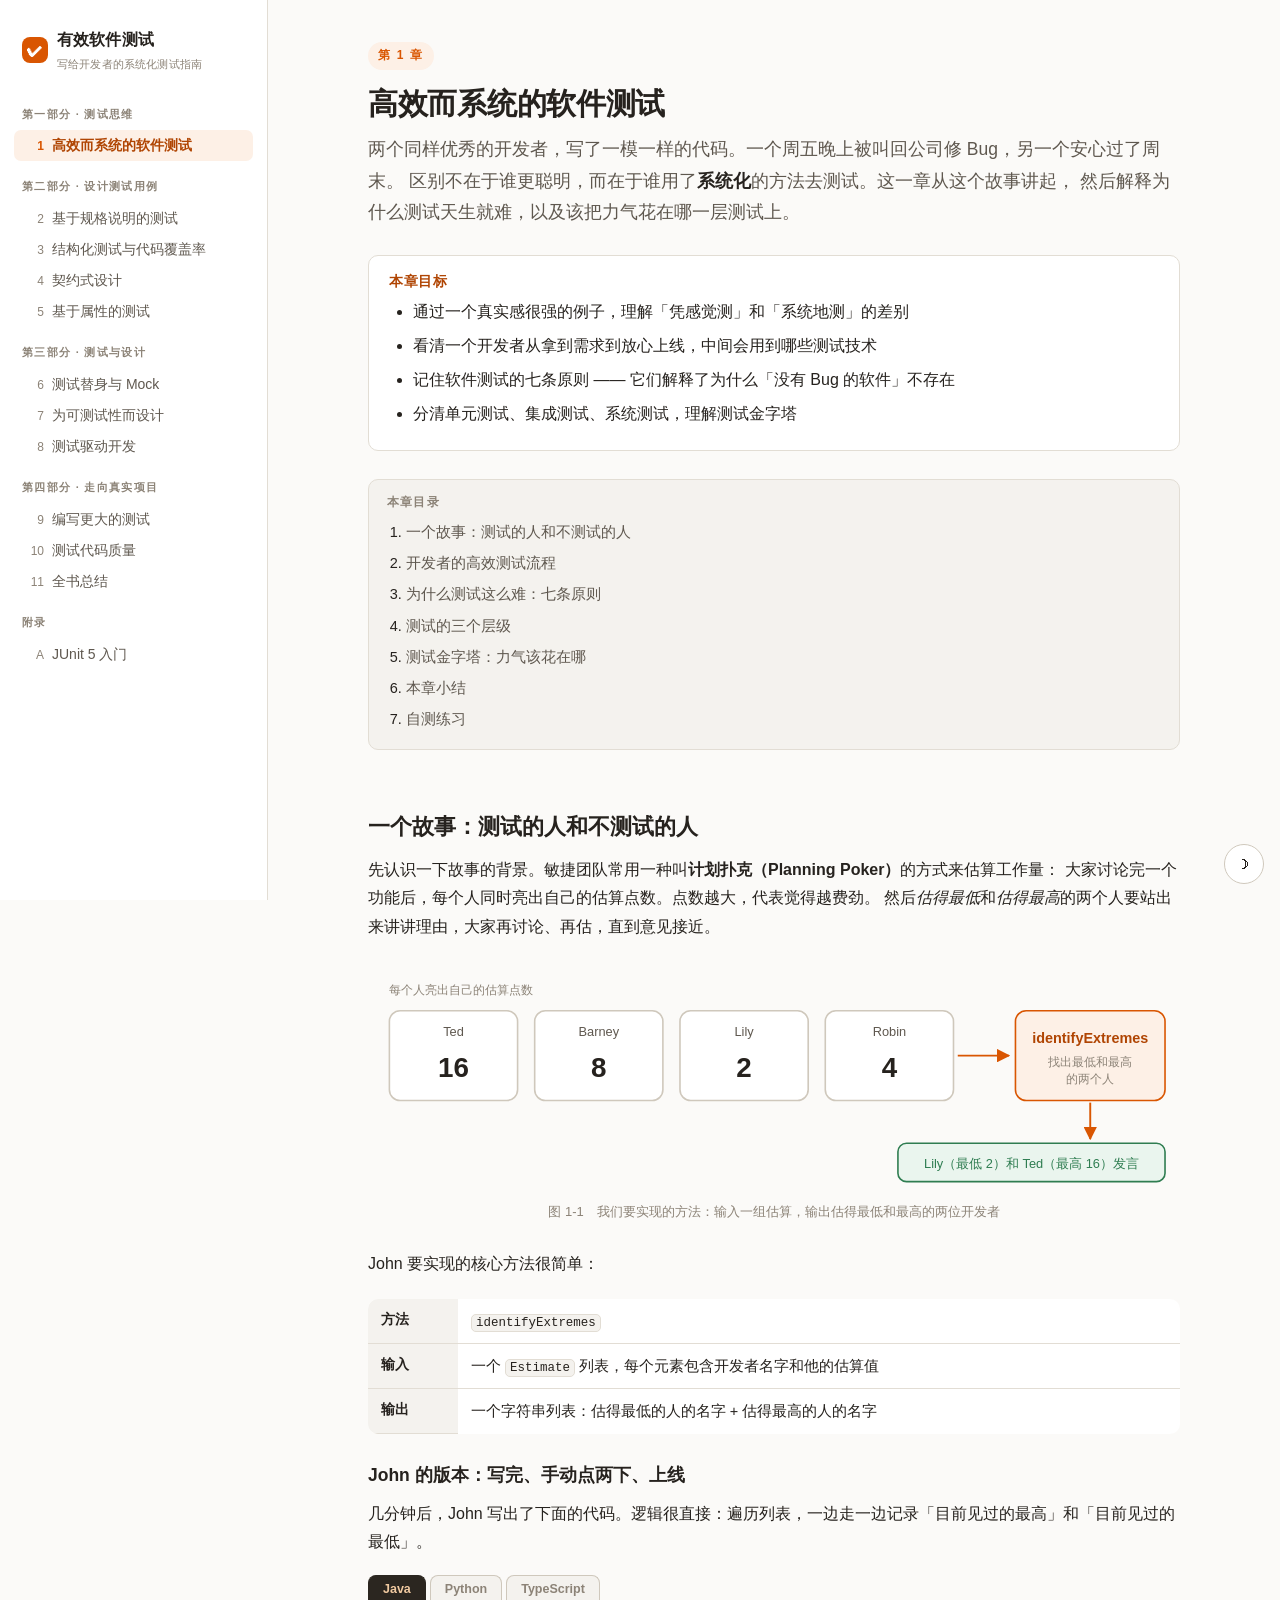
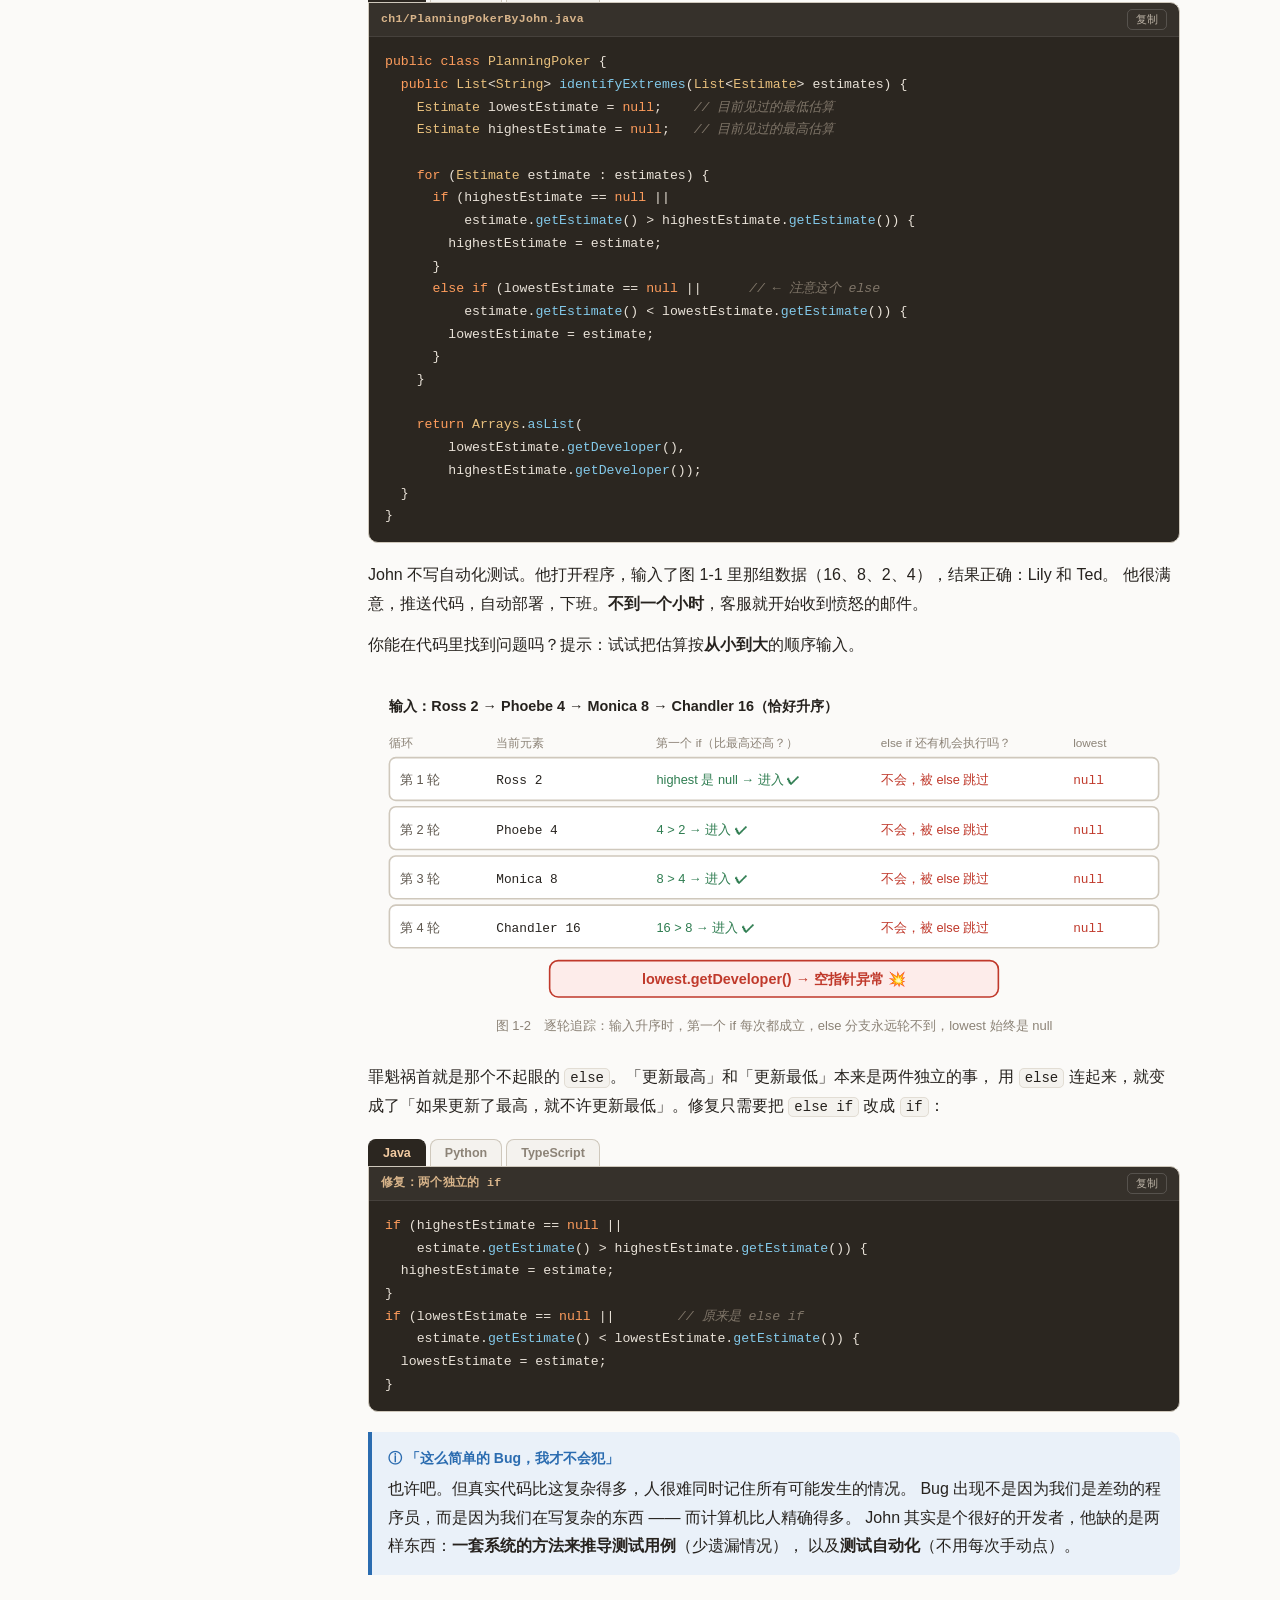
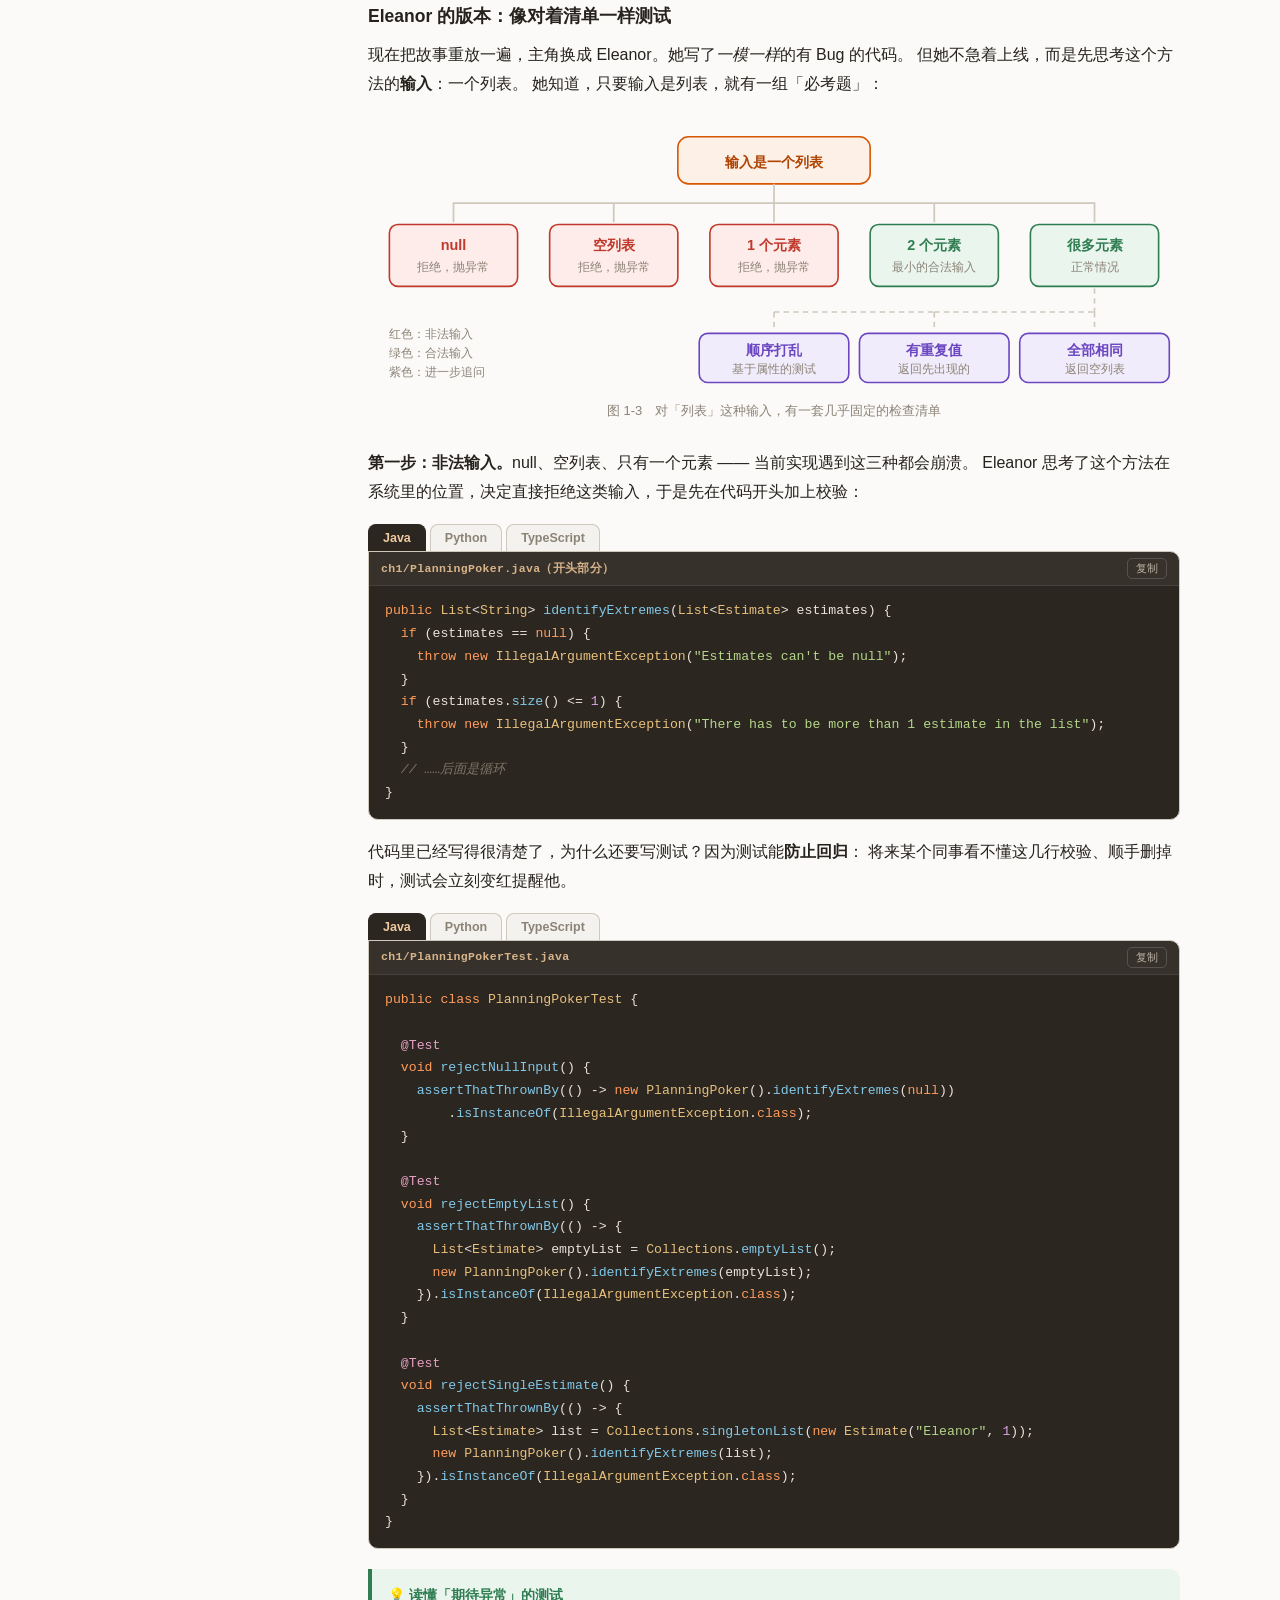
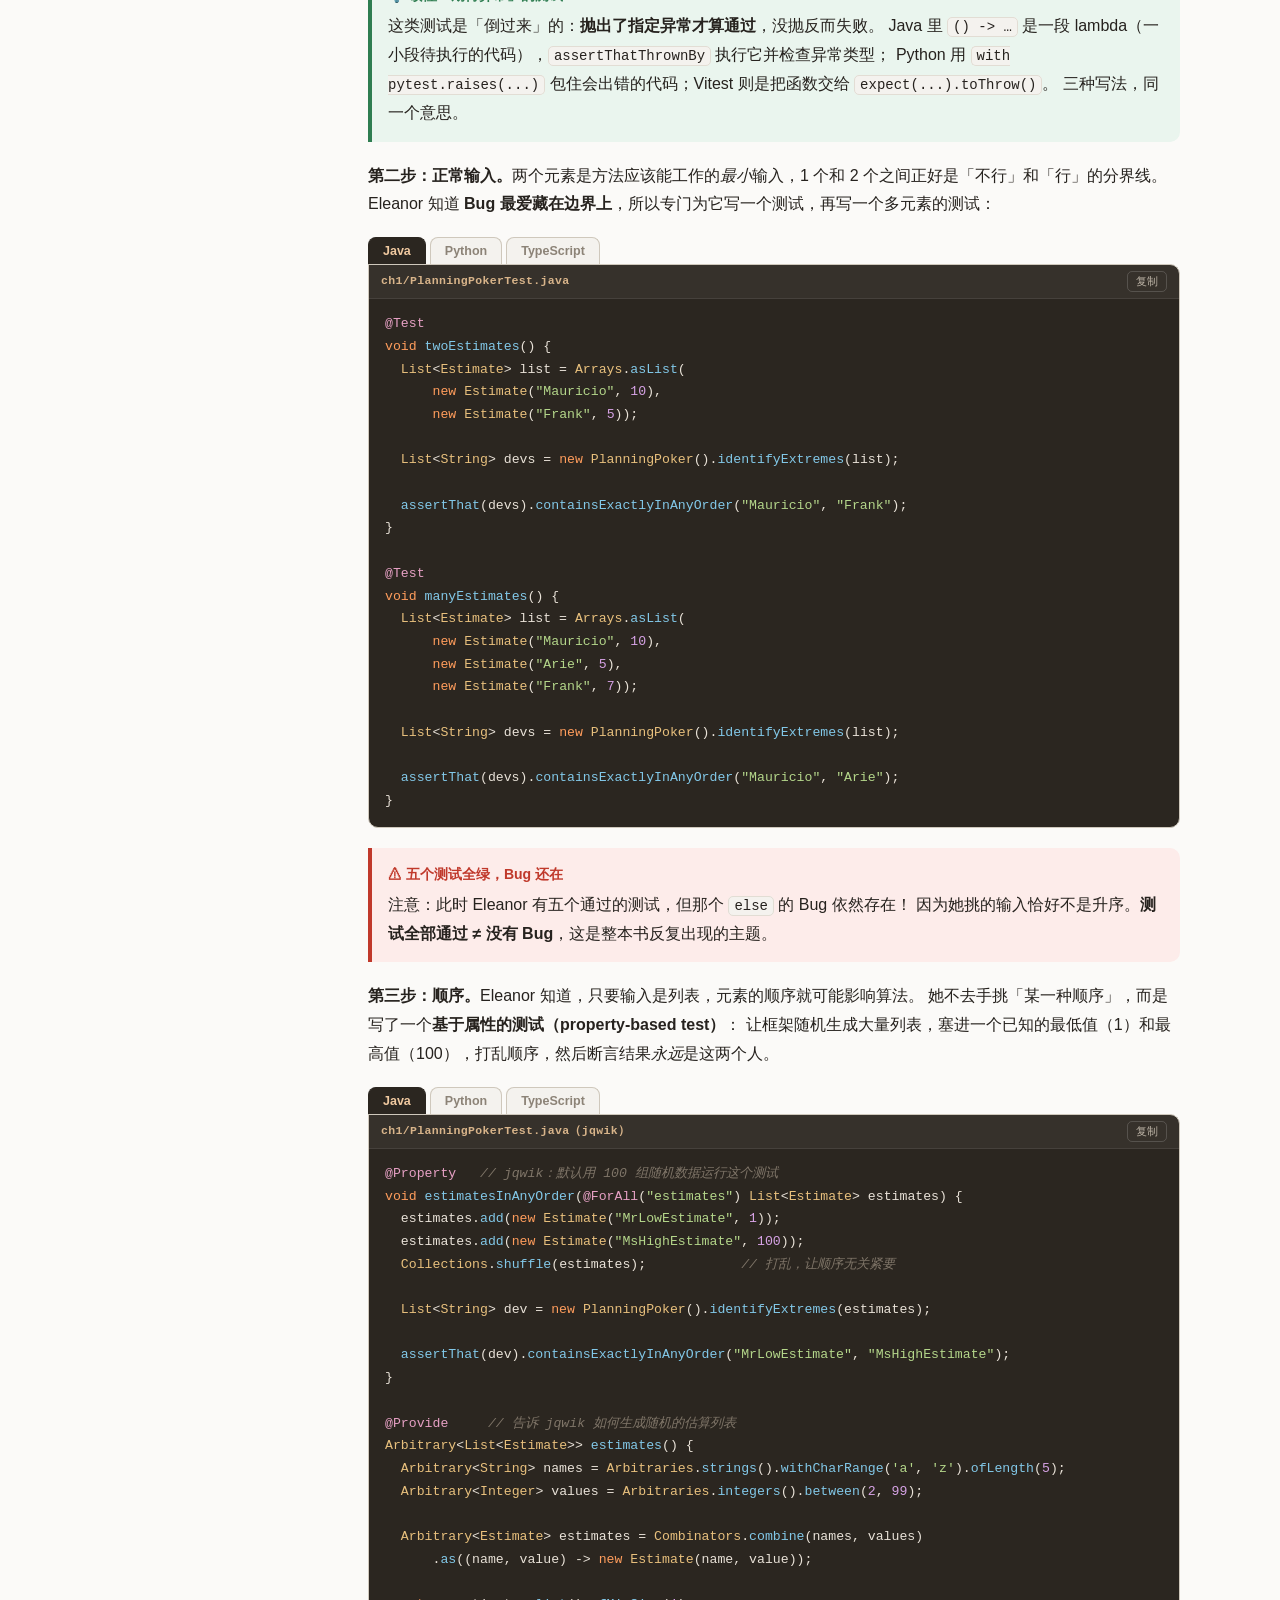
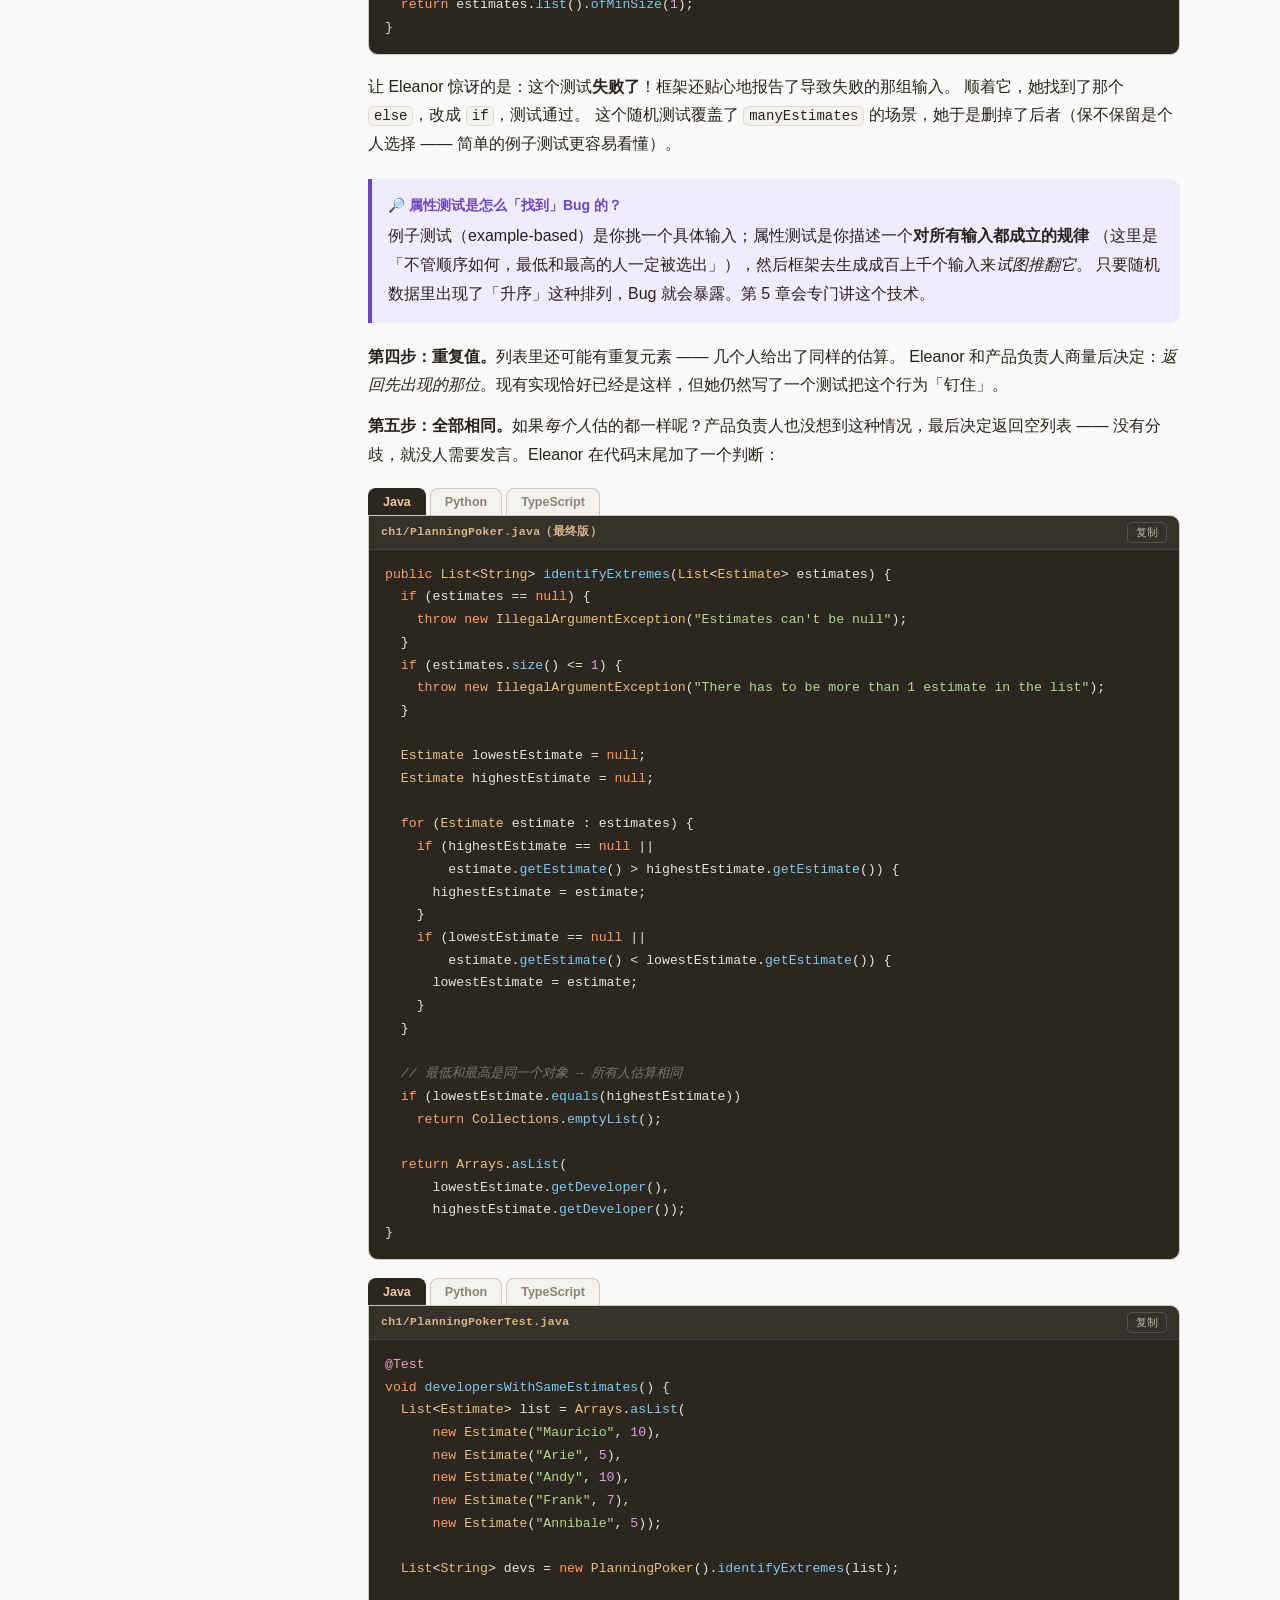
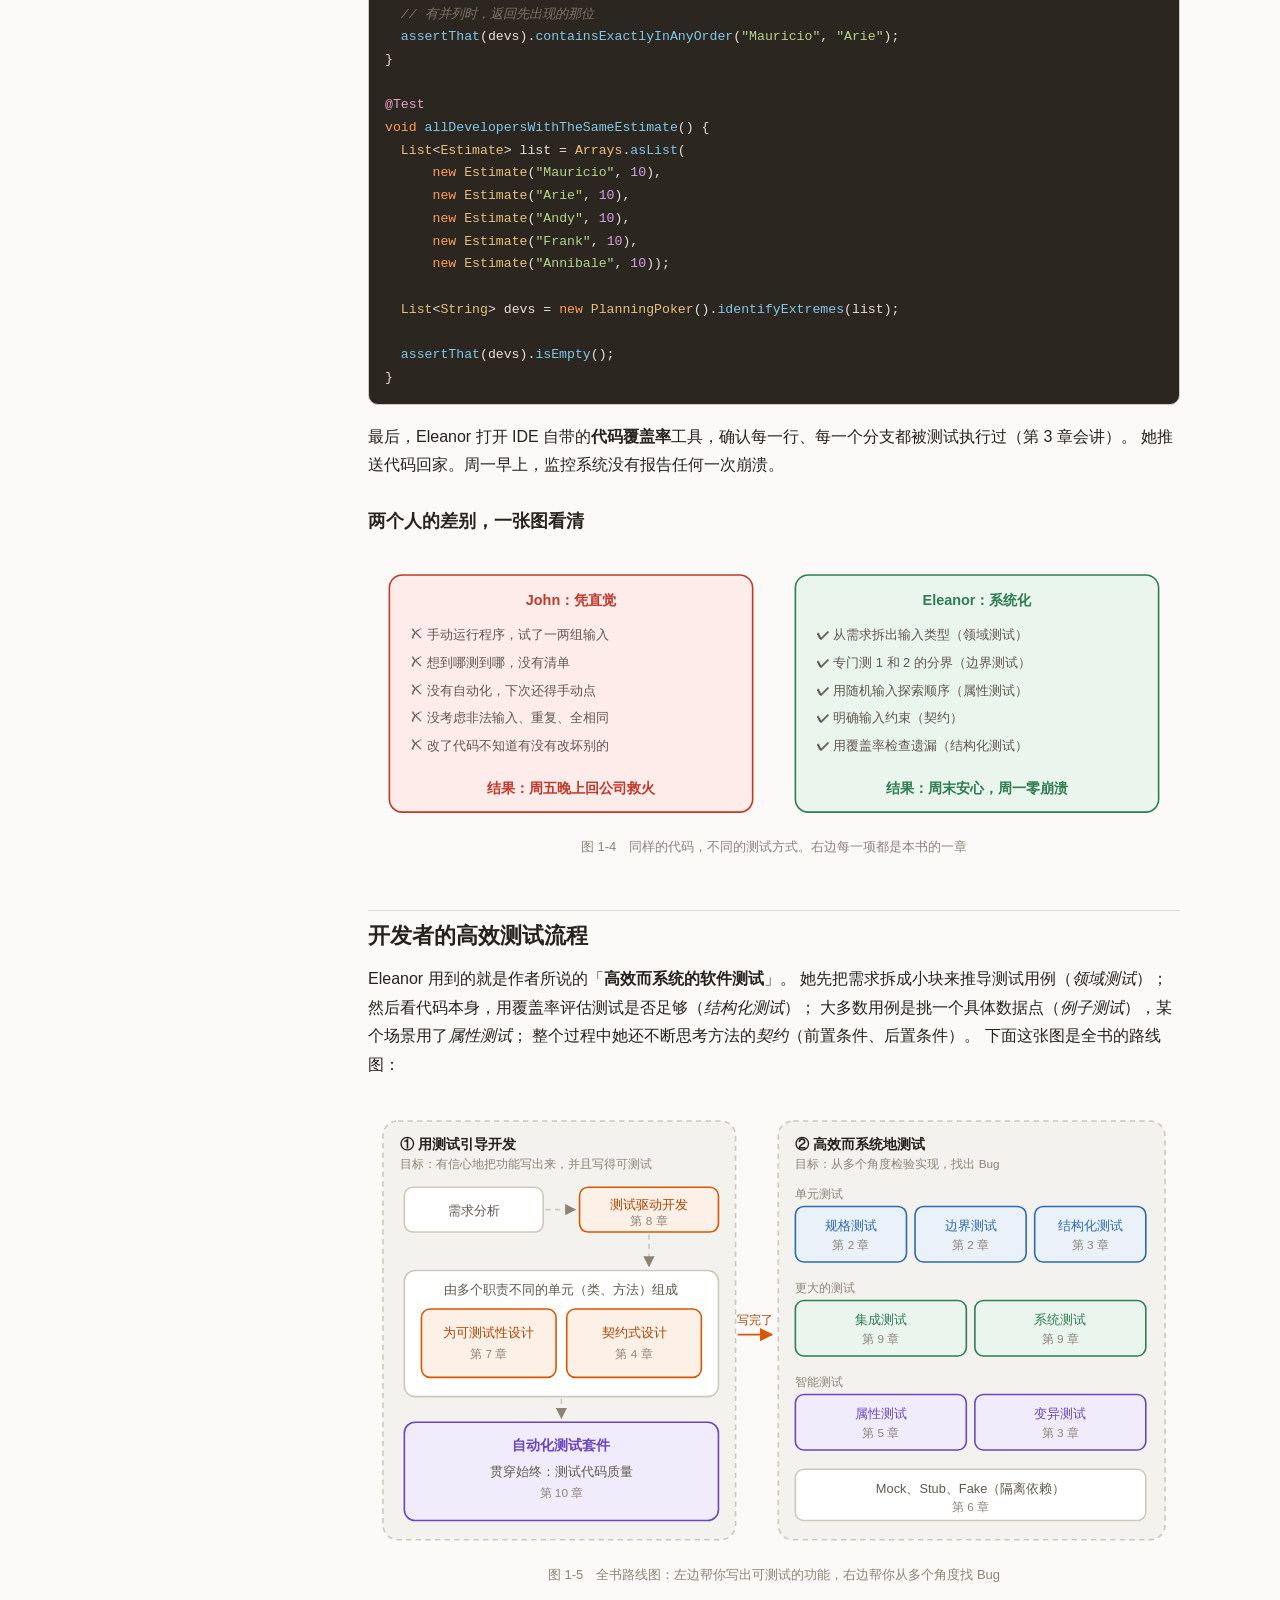
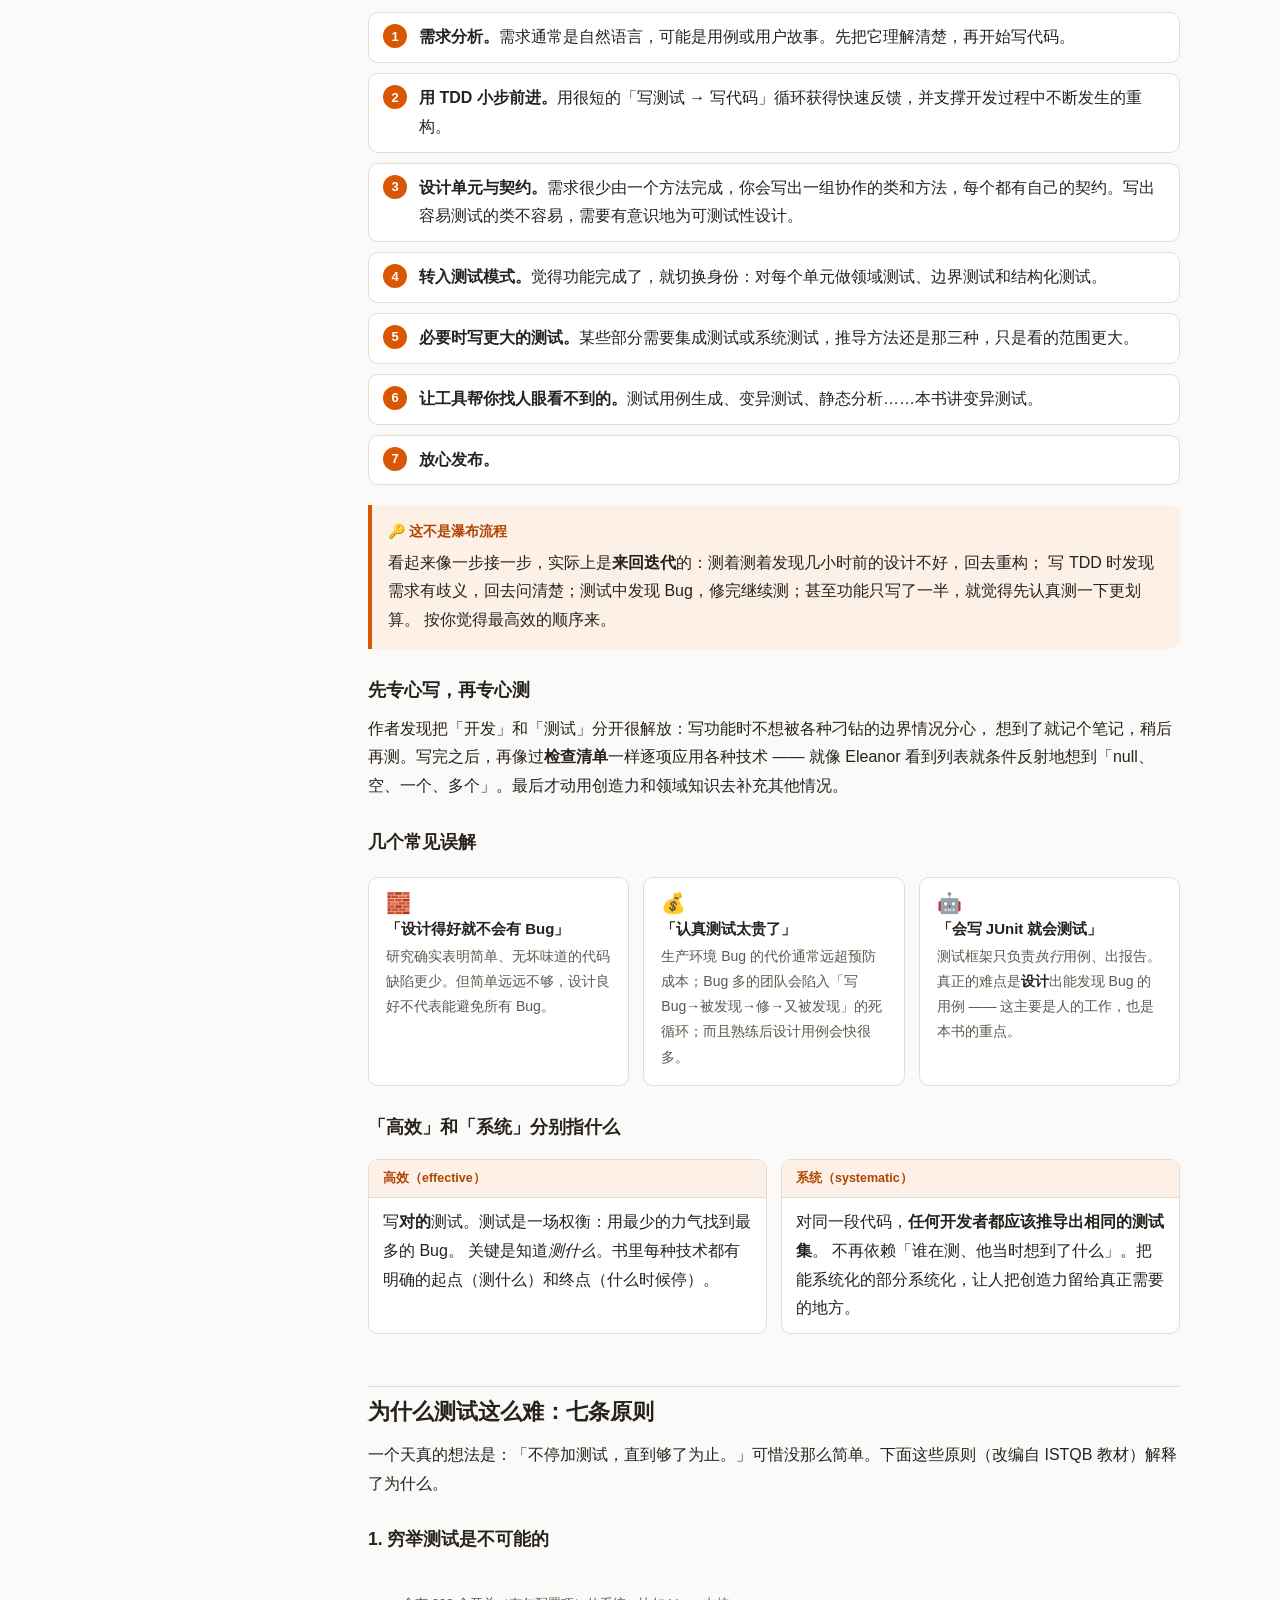
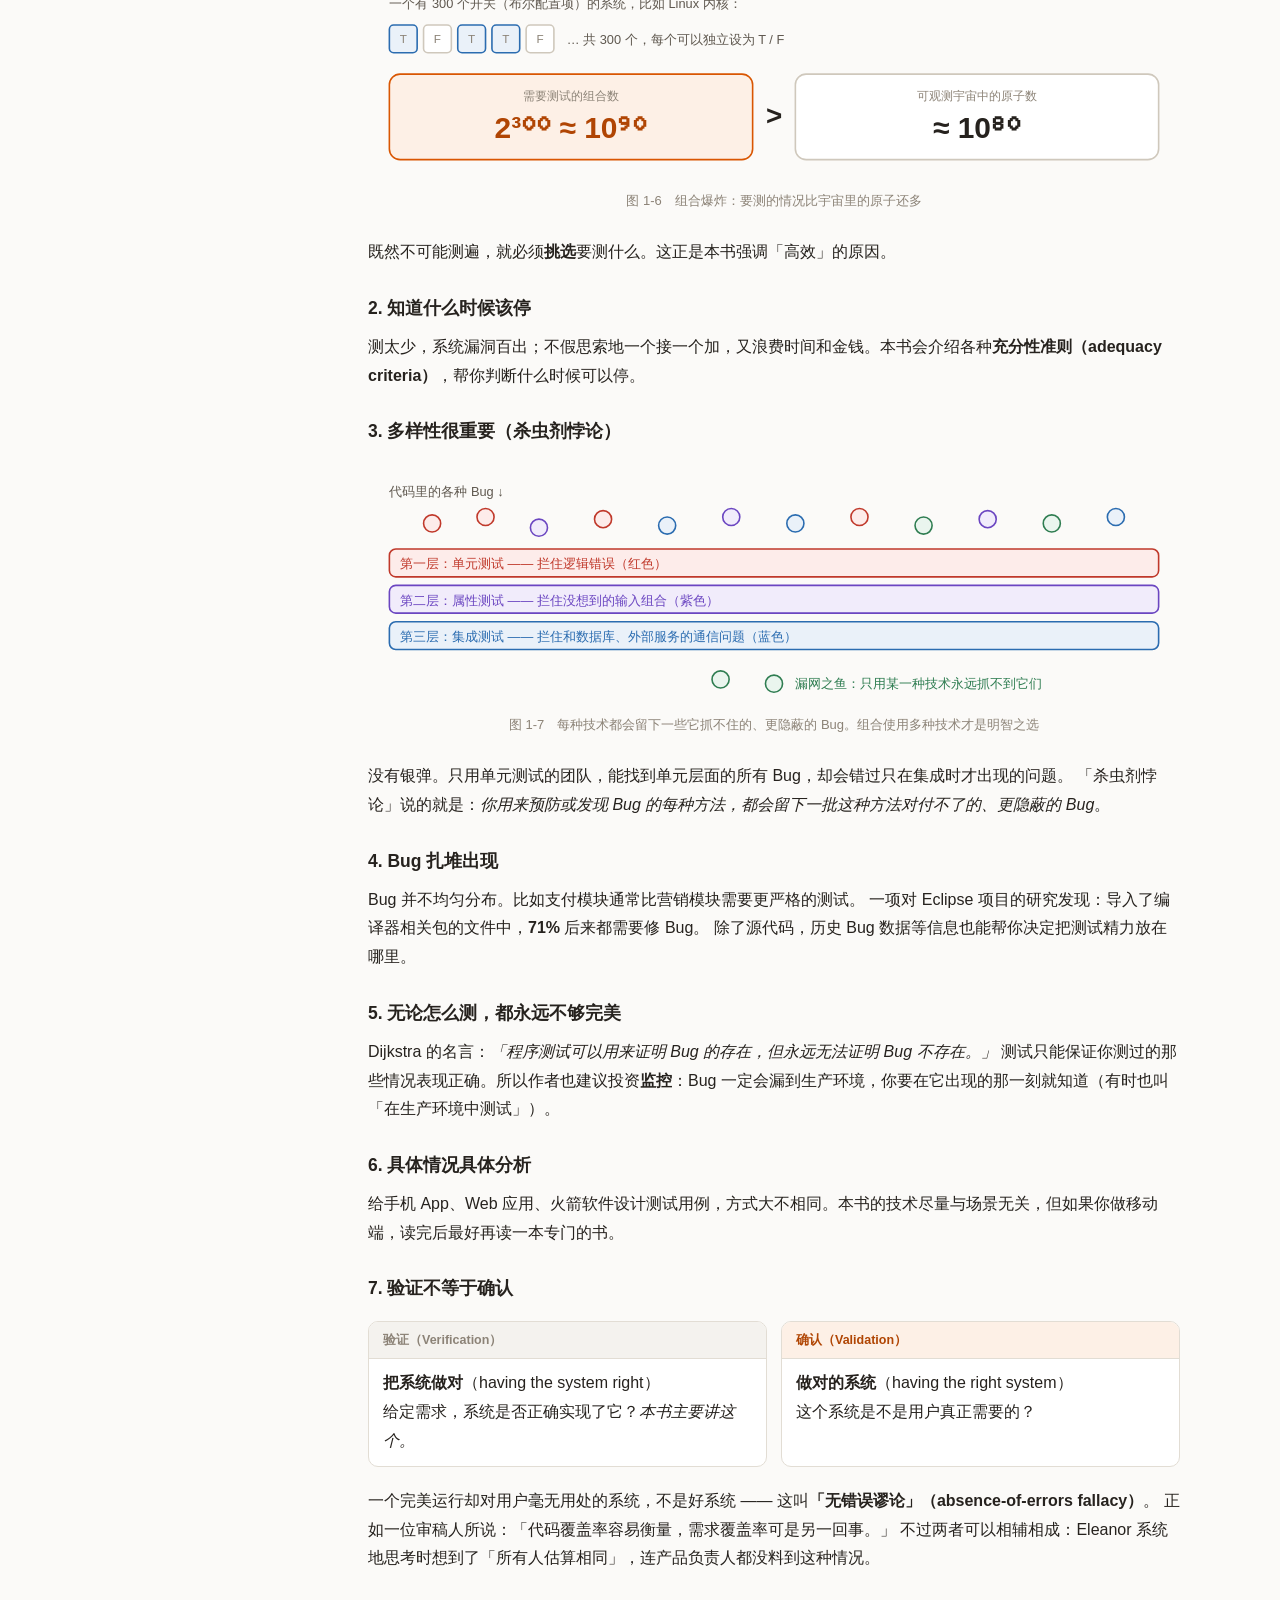
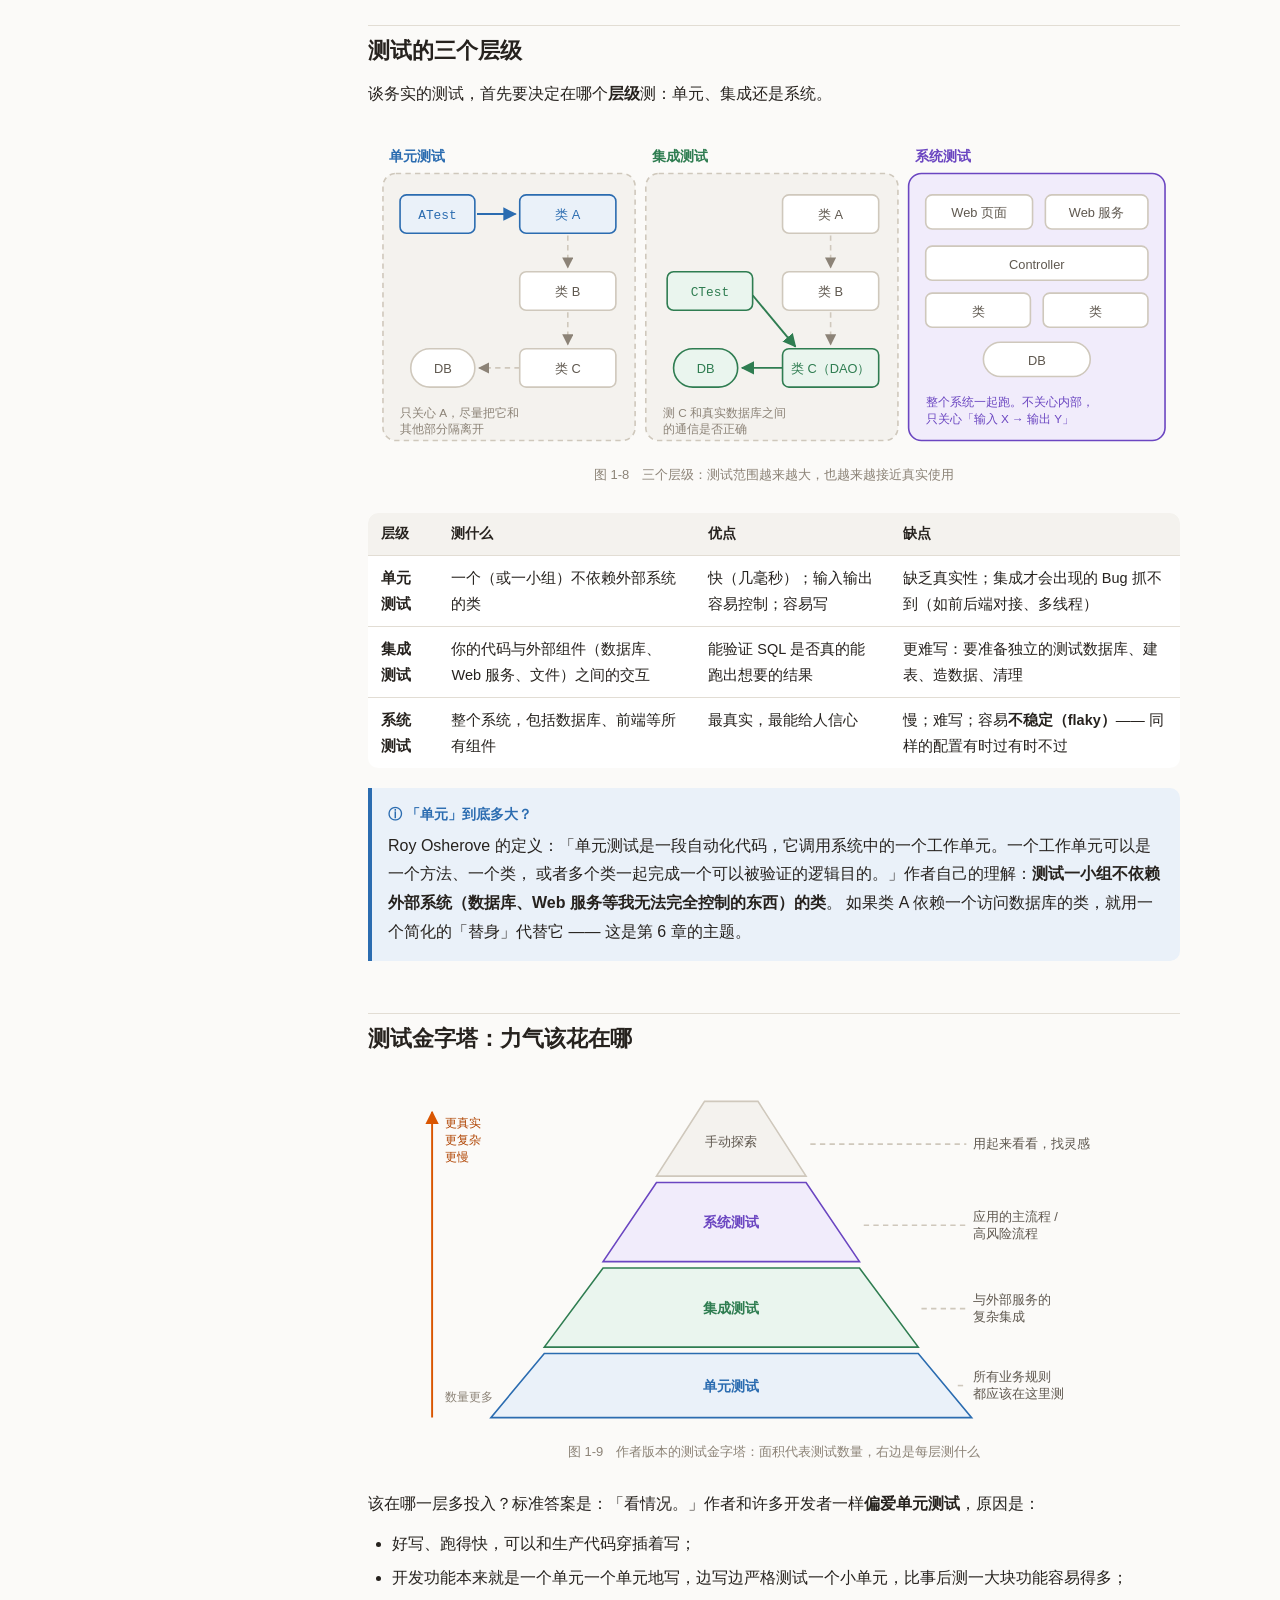
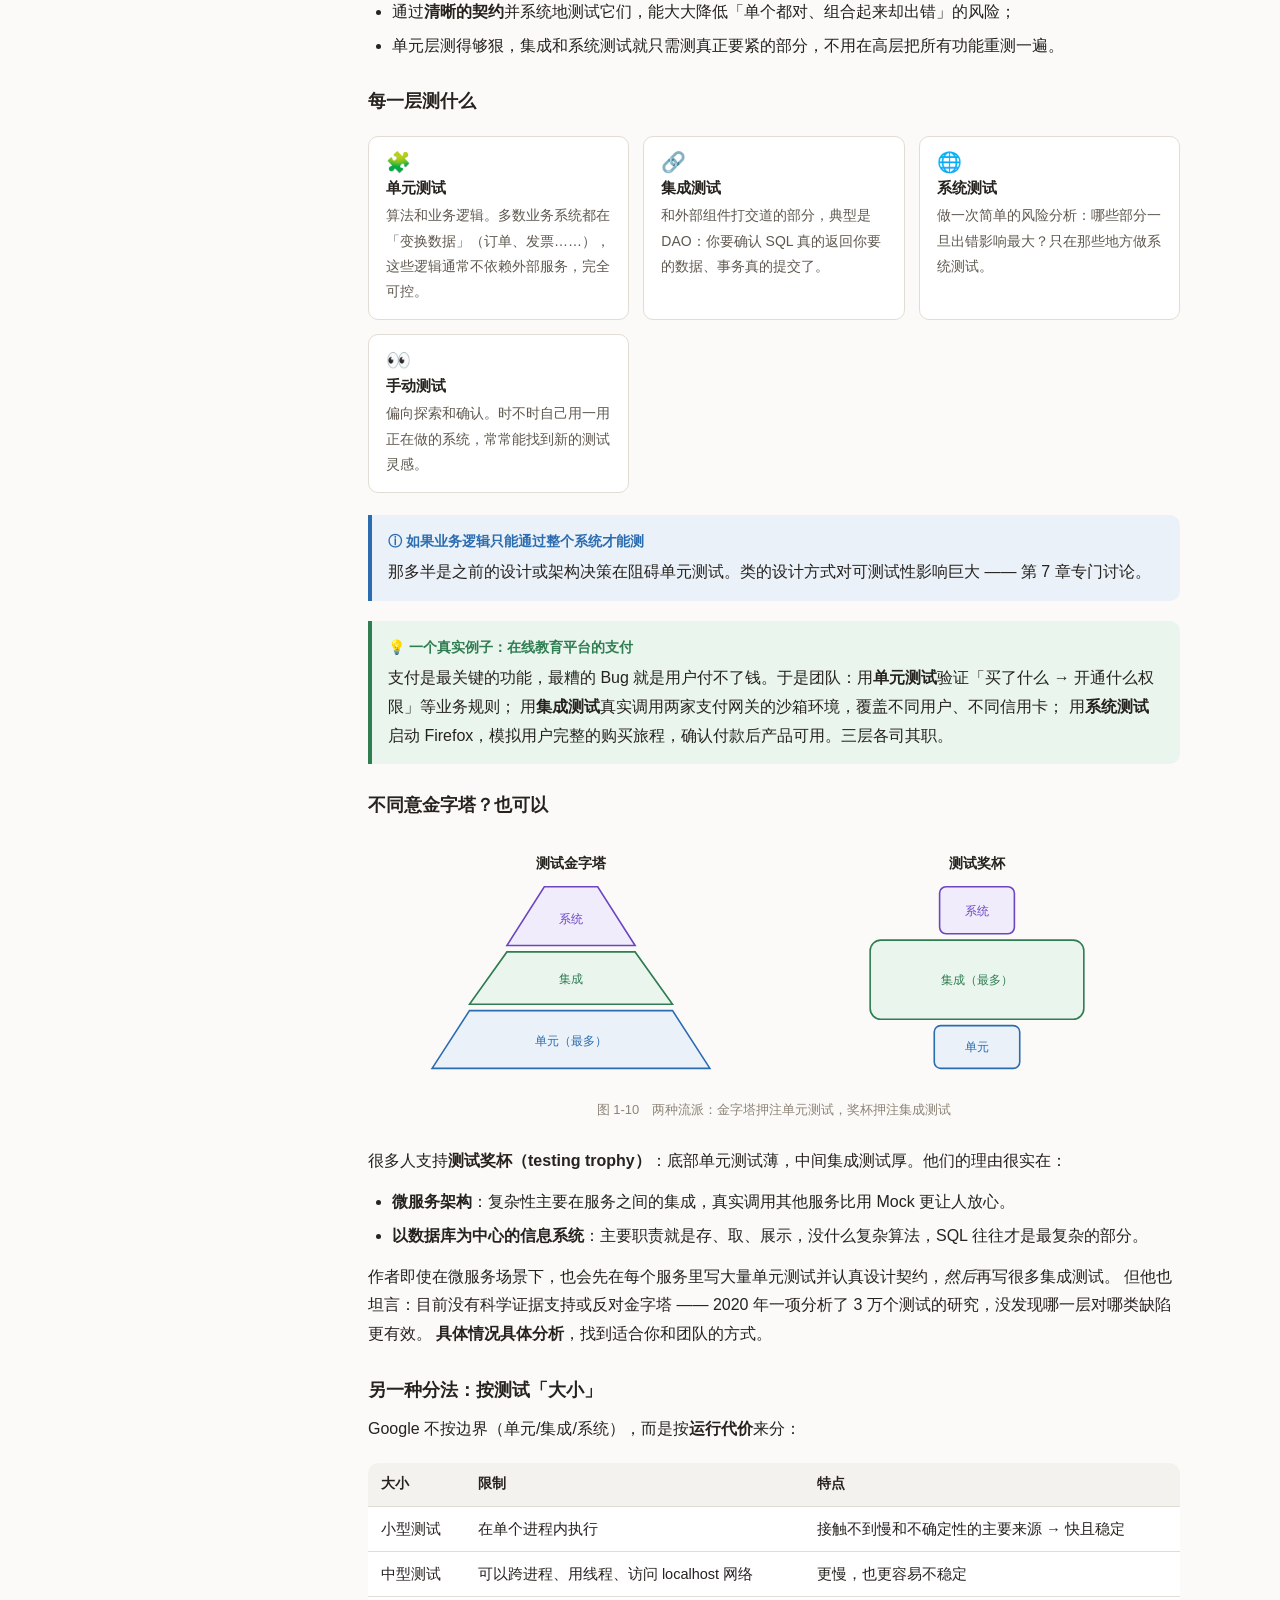
<file: docs/ch01.html>
<!doctype html>
<html lang="zh-CN">
<head>
<meta charset="utf-8">
<meta name="viewport" content="width=device-width,initial-scale=1">
<title>第 1 章 · 高效而系统的软件测试 — 有效软件测试</title>
<link rel="stylesheet" href="assets/style.css">
</head>
<body data-chapter="1">
<div id="app">
<aside id="sidebar"></aside>
<main>

<span class="chapter-eyebrow">第 1 章</span>
<h1>高效而系统的软件测试</h1>
<p class="lede">
  两个同样优秀的开发者，写了一模一样的代码。一个周五晚上被叫回公司修 Bug，另一个安心过了周末。
  区别不在于谁更聪明，而在于谁用了<strong>系统化</strong>的方法去测试。这一章从这个故事讲起，
  然后解释为什么测试天生就难，以及该把力气花在哪一层测试上。
</p>

<div class="goals">
  <h4>本章目标</h4>
  <ul>
    <li>通过一个真实感很强的例子，理解「凭感觉测」和「系统地测」的差别</li>
    <li>看清一个开发者从拿到需求到放心上线，中间会用到哪些测试技术</li>
    <li>记住软件测试的七条原则 —— 它们解释了为什么「没有 Bug 的软件」不存在</li>
    <li>分清单元测试、集成测试、系统测试，理解测试金字塔</li>
  </ul>
</div>

<div id="chapter-toc"></div>

<h2 id="story">一个故事：测试的人和不测试的人</h2>

<p>
  先认识一下故事的背景。敏捷团队常用一种叫<strong>计划扑克（Planning Poker）</strong>的方式来估算工作量：
  大家讨论完一个功能后，每个人同时亮出自己的估算点数。点数越大，代表觉得越费劲。
  然后<em>估得最低</em>和<em>估得最高</em>的两个人要站出来讲讲理由，大家再讨论、再估，直到意见接近。
</p>

<figure>
<svg class="dgm" viewBox="0 0 760 210" role="img" aria-label="计划扑克：四个开发者亮出估算，最低和最高的两位要发言">
  <text class="sm" x="20" y="24">每个人亮出自己的估算点数</text>
  <rect class="bx" x="20"  y="40" width="120" height="84" rx="10"/>
  <text class="lbl" x="80" y="64" text-anchor="middle">Ted</text>
  <text class="ttl" x="80" y="102" text-anchor="middle" style="font-size:26px">16</text>
  <rect class="bx" x="156" y="40" width="120" height="84" rx="10"/>
  <text class="lbl" x="216" y="64" text-anchor="middle">Barney</text>
  <text class="ttl" x="216" y="102" text-anchor="middle" style="font-size:26px">8</text>
  <rect class="bx" x="292" y="40" width="120" height="84" rx="10"/>
  <text class="lbl" x="352" y="64" text-anchor="middle">Lily</text>
  <text class="ttl" x="352" y="102" text-anchor="middle" style="font-size:26px">2</text>
  <rect class="bx" x="428" y="40" width="120" height="84" rx="10"/>
  <text class="lbl" x="488" y="64" text-anchor="middle">Robin</text>
  <text class="ttl" x="488" y="102" text-anchor="middle" style="font-size:26px">4</text>

  <path class="ln-a" d="M552 82 H600" marker-end="url(#ar-a)"/>
  <rect class="bx-a" x="606" y="40" width="140" height="84" rx="10"/>
  <text class="ttl on-a" x="676" y="70" text-anchor="middle">identifyExtremes</text>
  <text class="sm" x="676" y="92" text-anchor="middle">找出最低和最高</text>
  <text class="sm" x="676" y="108" text-anchor="middle">的两个人</text>

  <path class="ln-a" d="M676 126 V160" marker-end="url(#ar-a)"/>
  <rect class="bx-g" x="496" y="164" width="250" height="36" rx="8"/>
  <text class="lbl on-g" x="621" y="187" text-anchor="middle">Lily（最低 2）和 Ted（最高 16）发言</text>
</svg>
<figcaption>图 1-1　我们要实现的方法：输入一组估算，输出估得最低和最高的两位开发者</figcaption>
</figure>

<p>John 要实现的核心方法很简单：</p>

<div class="tw">
<table>
  <tr><th>方法</th><td><code>identifyExtremes</code></td></tr>
  <tr><th>输入</th><td>一个 <code>Estimate</code> 列表，每个元素包含开发者名字和他的估算值</td></tr>
  <tr><th>输出</th><td>一个字符串列表：估得最低的人的名字 + 估得最高的人的名字</td></tr>
</table>
</div>

<h3>John 的版本：写完、手动点两下、上线</h3>

<p>几分钟后，John 写出了下面的代码。逻辑很直接：遍历列表，一边走一边记录「目前见过的最高」和「目前见过的最低」。</p>

<div class="langs">
<div class="code" data-lang="java" data-file="ch1/PlanningPokerByJohn.java"><pre>
public class PlanningPoker {
  public List&lt;String&gt; identifyExtremes(List&lt;Estimate&gt; estimates) {
    Estimate lowestEstimate = null;    // 目前见过的最低估算
    Estimate highestEstimate = null;   // 目前见过的最高估算

    for (Estimate estimate : estimates) {
      if (highestEstimate == null ||
          estimate.getEstimate() &gt; highestEstimate.getEstimate()) {
        highestEstimate = estimate;
      }
      else if (lowestEstimate == null ||      // ← 注意这个 else
          estimate.getEstimate() &lt; lowestEstimate.getEstimate()) {
        lowestEstimate = estimate;
      }
    }

    return Arrays.asList(
        lowestEstimate.getDeveloper(),
        highestEstimate.getDeveloper());
  }
}
</pre></div>
<div class="code" data-lang="python" data-file="planning_poker.py"><pre>
from dataclasses import dataclass

@dataclass(frozen=True)
class Estimate:
    developer: str
    estimate: int

def identify_extremes(estimates: list[Estimate]) -&gt; list[str]:
    lowest = None    # 目前见过的最低估算
    highest = None   # 目前见过的最高估算

    for e in estimates:
        if highest is None or e.estimate &gt; highest.estimate:
            highest = e
        elif lowest is None or e.estimate &lt; lowest.estimate:   # ← 注意这个 elif
            lowest = e

    return [lowest.developer, highest.developer]
</pre></div>
<div class="code" data-lang="ts" data-file="planningPoker.ts"><pre>
export interface Estimate {
  developer: string;
  estimate: number;
}

export function identifyExtremes(estimates: Estimate[]): string[] {
  let lowest: Estimate | null = null;    // 目前见过的最低估算
  let highest: Estimate | null = null;   // 目前见过的最高估算

  for (const e of estimates) {
    if (highest === null || e.estimate &gt; highest.estimate) {
      highest = e;
    } else if (lowest === null || e.estimate &lt; lowest.estimate) {  // ← 注意这个 else
      lowest = e;
    }
  }

  return [lowest!.developer, highest!.developer];
}
</pre></div>
</div>

<p>
  John 不写自动化测试。他打开程序，输入了图 1-1 里那组数据（16、8、2、4），结果正确：Lily 和 Ted。
  他很满意，推送代码，自动部署，下班。<strong>不到一个小时</strong>，客服就开始收到愤怒的邮件。
</p>

<p>你能在代码里找到问题吗？提示：试试把估算按<strong>从小到大</strong>的顺序输入。</p>

<figure>
<svg class="dgm" viewBox="0 0 760 300" role="img" aria-label="逐步追踪 John 的循环：升序输入时 lowest 永远不会被赋值">
  <text class="ttl" x="20" y="24">输入：Ross 2 → Phoebe 4 → Monica 8 → Chandler 16（恰好升序）</text>

  <text class="sm" x="20" y="58">循环</text>
  <text class="sm" x="120" y="58">当前元素</text>
  <text class="sm" x="270" y="58">第一个 if（比最高还高？）</text>
  <text class="sm" x="480" y="58">else if 还有机会执行吗？</text>
  <text class="sm" x="660" y="58">lowest</text>

  <rect class="bx" x="20" y="68" width="720" height="40" rx="6"/>
  <text class="lbl" x="30" y="93">第 1 轮</text>
  <text class="mono" x="120" y="93">Ross 2</text>
  <text class="lbl on-g" x="270" y="93">highest 是 null → 进入 ✔</text>
  <text class="lbl on-r" x="480" y="93">不会，被 else 跳过</text>
  <text class="mono on-r" x="660" y="93">null</text>

  <rect class="bx" x="20" y="114" width="720" height="40" rx="6"/>
  <text class="lbl" x="30" y="139">第 2 轮</text>
  <text class="mono" x="120" y="139">Phoebe 4</text>
  <text class="lbl on-g" x="270" y="139">4 &gt; 2 → 进入 ✔</text>
  <text class="lbl on-r" x="480" y="139">不会，被 else 跳过</text>
  <text class="mono on-r" x="660" y="139">null</text>

  <rect class="bx" x="20" y="160" width="720" height="40" rx="6"/>
  <text class="lbl" x="30" y="185">第 3 轮</text>
  <text class="mono" x="120" y="185">Monica 8</text>
  <text class="lbl on-g" x="270" y="185">8 &gt; 4 → 进入 ✔</text>
  <text class="lbl on-r" x="480" y="185">不会，被 else 跳过</text>
  <text class="mono on-r" x="660" y="185">null</text>

  <rect class="bx" x="20" y="206" width="720" height="40" rx="6"/>
  <text class="lbl" x="30" y="231">第 4 轮</text>
  <text class="mono" x="120" y="231">Chandler 16</text>
  <text class="lbl on-g" x="270" y="231">16 &gt; 8 → 进入 ✔</text>
  <text class="lbl on-r" x="480" y="231">不会，被 else 跳过</text>
  <text class="mono on-r" x="660" y="231">null</text>

  <rect class="bx-r" x="170" y="258" width="420" height="34" rx="8"/>
  <text class="ttl on-r" x="380" y="280" text-anchor="middle">lowest.getDeveloper() → 空指针异常 💥</text>
</svg>
<figcaption>图 1-2　逐轮追踪：输入升序时，第一个 if 每次都成立，else 分支永远轮不到，lowest 始终是 null</figcaption>
</figure>

<p>
  罪魁祸首就是那个不起眼的 <code>else</code>。「更新最高」和「更新最低」本来是两件独立的事，
  用 <code>else</code> 连起来，就变成了「如果更新了最高，就不许更新最低」。修复只需要把 <code>else if</code> 改成 <code>if</code>：
</p>

<div class="langs">
<div class="code" data-lang="java" data-file="修复：两个独立的 if"><pre>
if (highestEstimate == null ||
    estimate.getEstimate() &gt; highestEstimate.getEstimate()) {
  highestEstimate = estimate;
}
if (lowestEstimate == null ||        // 原来是 else if
    estimate.getEstimate() &lt; lowestEstimate.getEstimate()) {
  lowestEstimate = estimate;
}
</pre></div>
<div class="code" data-lang="python" data-file="修复：两个独立的 if"><pre>
if highest is None or e.estimate &gt; highest.estimate:
    highest = e
if lowest is None or e.estimate &lt; lowest.estimate:   # 原来是 elif
    lowest = e
</pre></div>
<div class="code" data-lang="ts" data-file="修复：两个独立的 if"><pre>
if (highest === null || e.estimate &gt; highest.estimate) {
  highest = e;
}
if (lowest === null || e.estimate &lt; lowest.estimate) {   // 原来是 else if
  lowest = e;
}
</pre></div>
</div>

<div class="box note">
  <div class="t">&#9432; 「这么简单的 Bug，我才不会犯」</div>
  <p>
    也许吧。但真实代码比这复杂得多，人很难同时记住所有可能发生的情况。
    Bug 出现不是因为我们是差劲的程序员，而是因为我们在写复杂的东西 —— 而计算机比人精确得多。
    John 其实是个很好的开发者，他缺的是两样东西：<strong>一套系统的方法来推导测试用例</strong>（少遗漏情况），
    以及<strong>测试自动化</strong>（不用每次手动点）。
  </p>
</div>

<h3>Eleanor 的版本：像对着清单一样测试</h3>

<p>
  现在把故事重放一遍，主角换成 Eleanor。她写了<em>一模一样</em>的有 Bug 的代码。
  但她不急着上线，而是先思考这个方法的<strong>输入</strong>：一个列表。
  她知道，只要输入是列表，就有一组「必考题」：
</p>

<figure>
<svg class="dgm" viewBox="0 0 760 250" role="img" aria-label="Eleanor 针对列表输入的测试清单">
  <rect class="bx-a" x="290" y="12" width="180" height="44" rx="10"/>
  <text class="ttl on-a" x="380" y="40" text-anchor="middle">输入是一个列表</text>

  <path class="ln" d="M380 56 V74 H80 V92"/>
  <path class="ln" d="M380 74 H680 V92"/>
  <path class="ln" d="M230 74 V92"/>
  <path class="ln" d="M380 74 V92"/>
  <path class="ln" d="M530 74 V92"/>

  <rect class="bx-r" x="20"  y="94" width="120" height="58" rx="8"/>
  <text class="ttl on-r" x="80" y="118" text-anchor="middle">null</text>
  <text class="sm" x="80" y="138" text-anchor="middle">拒绝，抛异常</text>
  <rect class="bx-r" x="170" y="94" width="120" height="58" rx="8"/>
  <text class="ttl on-r" x="230" y="118" text-anchor="middle">空列表</text>
  <text class="sm" x="230" y="138" text-anchor="middle">拒绝，抛异常</text>
  <rect class="bx-r" x="320" y="94" width="120" height="58" rx="8"/>
  <text class="ttl on-r" x="380" y="118" text-anchor="middle">1 个元素</text>
  <text class="sm" x="380" y="138" text-anchor="middle">拒绝，抛异常</text>
  <rect class="bx-g" x="470" y="94" width="120" height="58" rx="8"/>
  <text class="ttl on-g" x="530" y="118" text-anchor="middle">2 个元素</text>
  <text class="sm" x="530" y="138" text-anchor="middle">最小的合法输入</text>
  <rect class="bx-g" x="620" y="94" width="120" height="58" rx="8"/>
  <text class="ttl on-g" x="680" y="118" text-anchor="middle">很多元素</text>
  <text class="sm" x="680" y="138" text-anchor="middle">正常情况</text>

  <path class="ln-d" d="M680 154 V176"/>
  <path class="ln-d" d="M530 176 H680"/>
  <path class="ln-d" d="M530 176 V194"/>
  <path class="ln-d" d="M680 176 V194"/>
  <path class="ln-d" d="M380 176 H530"/>
  <path class="ln-d" d="M380 176 V194"/>

  <rect class="bx-p" x="310" y="196" width="140" height="46" rx="8"/>
  <text class="ttl on-p" x="380" y="216" text-anchor="middle">顺序打乱</text>
  <text class="sm" x="380" y="233" text-anchor="middle">基于属性的测试</text>
  <rect class="bx-p" x="460" y="196" width="140" height="46" rx="8"/>
  <text class="ttl on-p" x="530" y="216" text-anchor="middle">有重复值</text>
  <text class="sm" x="530" y="233" text-anchor="middle">返回先出现的</text>
  <rect class="bx-p" x="610" y="196" width="140" height="46" rx="8"/>
  <text class="ttl on-p" x="680" y="216" text-anchor="middle">全部相同</text>
  <text class="sm" x="680" y="233" text-anchor="middle">返回空列表</text>

  <text class="sm" x="20" y="200">红色：非法输入</text>
  <text class="sm" x="20" y="218">绿色：合法输入</text>
  <text class="sm" x="20" y="236">紫色：进一步追问</text>
</svg>
<figcaption>图 1-3　对「列表」这种输入，有一套几乎固定的检查清单</figcaption>
</figure>

<p><strong>第一步：非法输入。</strong>null、空列表、只有一个元素 —— 当前实现遇到这三种都会崩溃。
Eleanor 思考了这个方法在系统里的位置，决定直接拒绝这类输入，于是先在代码开头加上校验：</p>

<div class="langs">
<div class="code" data-lang="java" data-file="ch1/PlanningPoker.java（开头部分）"><pre>
public List&lt;String&gt; identifyExtremes(List&lt;Estimate&gt; estimates) {
  if (estimates == null) {
    throw new IllegalArgumentException("Estimates can't be null");
  }
  if (estimates.size() &lt;= 1) {
    throw new IllegalArgumentException("There has to be more than 1 estimate in the list");
  }
  // ……后面是循环
}
</pre></div>
<div class="code" data-lang="python" data-file="planning_poker.py（开头部分）"><pre>
def identify_extremes(estimates):
    if estimates is None:
        raise ValueError("estimates can't be None")
    if len(estimates) &lt;= 1:
        raise ValueError("there has to be more than 1 estimate in the list")
    # ……后面是循环
</pre></div>
<div class="code" data-lang="ts" data-file="planningPoker.ts（开头部分）"><pre>
export function identifyExtremes(estimates: Estimate[] | null): string[] {
  if (estimates == null) {
    throw new Error("estimates can't be null");
  }
  if (estimates.length &lt;= 1) {
    throw new Error("there has to be more than 1 estimate in the list");
  }
  // ……后面是循环
}
</pre></div>
</div>

<p>
  代码里已经写得很清楚了，为什么还要写测试？因为测试能<strong>防止回归</strong>：
  将来某个同事看不懂这几行校验、顺手删掉时，测试会立刻变红提醒他。
</p>

<div class="langs">
<div class="code" data-lang="java" data-file="ch1/PlanningPokerTest.java"><pre>
public class PlanningPokerTest {

  @Test
  void rejectNullInput() {
    assertThatThrownBy(() -&gt; new PlanningPoker().identifyExtremes(null))
        .isInstanceOf(IllegalArgumentException.class);
  }

  @Test
  void rejectEmptyList() {
    assertThatThrownBy(() -&gt; {
      List&lt;Estimate&gt; emptyList = Collections.emptyList();
      new PlanningPoker().identifyExtremes(emptyList);
    }).isInstanceOf(IllegalArgumentException.class);
  }

  @Test
  void rejectSingleEstimate() {
    assertThatThrownBy(() -&gt; {
      List&lt;Estimate&gt; list = Collections.singletonList(new Estimate("Eleanor", 1));
      new PlanningPoker().identifyExtremes(list);
    }).isInstanceOf(IllegalArgumentException.class);
  }
}
</pre></div>
<div class="code" data-lang="python" data-file="test_planning_poker.py"><pre>
import pytest
from planning_poker import Estimate, identify_extremes

def test_reject_none_input():
    with pytest.raises(ValueError):
        identify_extremes(None)

def test_reject_empty_list():
    with pytest.raises(ValueError):
        identify_extremes([])

def test_reject_single_estimate():
    with pytest.raises(ValueError):
        identify_extremes([Estimate("Eleanor", 1)])
</pre></div>
<div class="code" data-lang="ts" data-file="planningPoker.test.ts"><pre>
import { describe, test, expect } from "vitest";
import { identifyExtremes } from "./planningPoker";

describe("identifyExtremes", () =&gt; {
  test("rejects null input", () =&gt; {
    expect(() =&gt; identifyExtremes(null)).toThrow();
  });

  test("rejects empty list", () =&gt; {
    expect(() =&gt; identifyExtremes([])).toThrow();
  });

  test("rejects single estimate", () =&gt; {
    expect(() =&gt; identifyExtremes([{ developer: "Eleanor", estimate: 1 }])).toThrow();
  });
});
</pre></div>
</div>

<div class="box tip">
  <div class="t">&#128161; 读懂「期待异常」的测试</div>
  <p>
    这类测试是「倒过来」的：<strong>抛出了指定异常才算通过</strong>，没抛反而失败。
    Java 里 <code>() -&gt; …</code> 是一段 lambda（一小段待执行的代码），<code>assertThatThrownBy</code> 执行它并检查异常类型；
    Python 用 <code>with pytest.raises(...)</code> 包住会出错的代码；Vitest 则是把函数交给 <code>expect(...).toThrow()</code>。
    三种写法，同一个意思。
  </p>
</div>

<p><strong>第二步：正常输入。</strong>两个元素是方法应该能工作的<em>最小</em>输入，1 个和 2 个之间正好是「不行」和「行」的分界线。
Eleanor 知道 <strong>Bug 最爱藏在边界上</strong>，所以专门为它写一个测试，再写一个多元素的测试：</p>

<div class="langs">
<div class="code" data-lang="java" data-file="ch1/PlanningPokerTest.java"><pre>
@Test
void twoEstimates() {
  List&lt;Estimate&gt; list = Arrays.asList(
      new Estimate("Mauricio", 10),
      new Estimate("Frank", 5));

  List&lt;String&gt; devs = new PlanningPoker().identifyExtremes(list);

  assertThat(devs).containsExactlyInAnyOrder("Mauricio", "Frank");
}

@Test
void manyEstimates() {
  List&lt;Estimate&gt; list = Arrays.asList(
      new Estimate("Mauricio", 10),
      new Estimate("Arie", 5),
      new Estimate("Frank", 7));

  List&lt;String&gt; devs = new PlanningPoker().identifyExtremes(list);

  assertThat(devs).containsExactlyInAnyOrder("Mauricio", "Arie");
}
</pre></div>
<div class="code" data-lang="python" data-file="test_planning_poker.py"><pre>
def test_two_estimates():
    devs = identify_extremes([Estimate("Mauricio", 10), Estimate("Frank", 5)])
    assert sorted(devs) == ["Frank", "Mauricio"]   # 不关心顺序，排序后再比

def test_many_estimates():
    devs = identify_extremes([
        Estimate("Mauricio", 10),
        Estimate("Arie", 5),
        Estimate("Frank", 7),
    ])
    assert sorted(devs) == ["Arie", "Mauricio"]
</pre></div>
<div class="code" data-lang="ts" data-file="planningPoker.test.ts"><pre>
test("two estimates", () =&gt; {
  const devs = identifyExtremes([
    { developer: "Mauricio", estimate: 10 },
    { developer: "Frank", estimate: 5 },
  ]);
  expect([...devs].sort()).toEqual(["Frank", "Mauricio"]);  // 不关心顺序
});

test("many estimates", () =&gt; {
  const devs = identifyExtremes([
    { developer: "Mauricio", estimate: 10 },
    { developer: "Arie", estimate: 5 },
    { developer: "Frank", estimate: 7 },
  ]);
  expect([...devs].sort()).toEqual(["Arie", "Mauricio"]);
});
</pre></div>
</div>

<div class="box warn">
  <div class="t">&#9888; 五个测试全绿，Bug 还在</div>
  <p>
    注意：此时 Eleanor 有五个通过的测试，但那个 <code>else</code> 的 Bug 依然存在！
    因为她挑的输入恰好不是升序。<strong>测试全部通过 ≠ 没有 Bug</strong>，这是整本书反复出现的主题。
  </p>
</div>

<p><strong>第三步：顺序。</strong>Eleanor 知道，只要输入是列表，元素的顺序就可能影响算法。
她不去手挑「某一种顺序」，而是写了一个<strong>基于属性的测试（property-based test）</strong>：
让框架随机生成大量列表，塞进一个已知的最低值（1）和最高值（100），打乱顺序，然后断言结果<em>永远</em>是这两个人。</p>

<div class="langs">
<div class="code" data-lang="java" data-file="ch1/PlanningPokerTest.java（jqwik）"><pre>
@Property   // jqwik：默认用 100 组随机数据运行这个测试
void estimatesInAnyOrder(@ForAll("estimates") List&lt;Estimate&gt; estimates) {
  estimates.add(new Estimate("MrLowEstimate", 1));
  estimates.add(new Estimate("MsHighEstimate", 100));
  Collections.shuffle(estimates);            // 打乱，让顺序无关紧要

  List&lt;String&gt; dev = new PlanningPoker().identifyExtremes(estimates);

  assertThat(dev).containsExactlyInAnyOrder("MrLowEstimate", "MsHighEstimate");
}

@Provide     // 告诉 jqwik 如何生成随机的估算列表
Arbitrary&lt;List&lt;Estimate&gt;&gt; estimates() {
  Arbitrary&lt;String&gt; names = Arbitraries.strings().withCharRange('a', 'z').ofLength(5);
  Arbitrary&lt;Integer&gt; values = Arbitraries.integers().between(2, 99);

  Arbitrary&lt;Estimate&gt; estimates = Combinators.combine(names, values)
      .as((name, value) -&gt; new Estimate(name, value));

  return estimates.list().ofMinSize(1);
}
</pre></div>
<div class="code" data-lang="python" data-file="test_planning_poker.py（Hypothesis）"><pre>
from hypothesis import given, strategies as st

names = st.text(alphabet="abcdefghijklmnopqrstuvwxyz", min_size=5, max_size=5)
values = st.integers(min_value=2, max_value=99)
estimate_lists = st.lists(st.builds(Estimate, names, values), min_size=1)

@given(estimate_lists, st.randoms())   # Hypothesis：默认跑 100 组随机数据
def test_estimates_in_any_order(estimates, rnd):
    estimates = estimates + [Estimate("MrLowEstimate", 1),
                             Estimate("MsHighEstimate", 100)]
    rnd.shuffle(estimates)             # 用框架提供的随机源打乱，失败时可复现

    devs = identify_extremes(estimates)

    assert sorted(devs) == ["MrLowEstimate", "MsHighEstimate"]
</pre></div>
<div class="code" data-lang="ts" data-file="planningPoker.test.ts（fast-check）"><pre>
import fc from "fast-check";

const estimateArb = fc.record({
  developer: fc.stringMatching(/^[a-z]{5}$/),
  estimate: fc.integer({ min: 2, max: 99 }),
});

// 先生成列表，加入最低/最高两位，再生成它的一个随机排列
const shuffledWithExtremes = fc
  .array(estimateArb, { minLength: 1 })
  .chain((list) =&gt; {
    const all = [...list,
      { developer: "MrLowEstimate", estimate: 1 },
      { developer: "MsHighEstimate", estimate: 100 }];
    return fc.shuffledSubarray(all, { minLength: all.length });
  });

test("estimates in any order", () =&gt; {
  fc.assert(                       // fast-check：默认跑 100 组随机数据
    fc.property(shuffledWithExtremes, (estimates) =&gt; {
      const devs = identifyExtremes(estimates);
      expect([...devs].sort()).toEqual(["MrLowEstimate", "MsHighEstimate"]);
    })
  );
});
</pre></div>
</div>

<p>
  让 Eleanor 惊讶的是：这个测试<strong>失败了</strong>！框架还贴心地报告了导致失败的那组输入。
  顺着它，她找到了那个 <code>else</code>，改成 <code>if</code>，测试通过。
  这个随机测试覆盖了 <code>manyEstimates</code> 的场景，她于是删掉了后者（保不保留是个人选择 —— 简单的例子测试更容易看懂）。
</p>

<div class="box deep">
  <div class="t">&#128270; 属性测试是怎么「找到」Bug 的？</div>
  <p>
    例子测试（example-based）是你挑一个具体输入；属性测试是你描述一个<strong>对所有输入都成立的规律</strong>
    （这里是「不管顺序如何，最低和最高的人一定被选出」），然后框架去生成成百上千个输入来<em>试图推翻它</em>。
    只要随机数据里出现了「升序」这种排列，Bug 就会暴露。第 5 章会专门讲这个技术。
  </p>
</div>

<p><strong>第四步：重复值。</strong>列表里还可能有重复元素 —— 几个人给出了同样的估算。
Eleanor 和产品负责人商量后决定：<em>返回先出现的那位</em>。现有实现恰好已经是这样，但她仍然写了一个测试把这个行为「钉住」。</p>

<p><strong>第五步：全部相同。</strong>如果<em>每个人</em>估的都一样呢？产品负责人也没想到这种情况，最后决定返回空列表 ——
没有分歧，就没人需要发言。Eleanor 在代码末尾加了一个判断：</p>

<div class="langs">
<div class="code" data-lang="java" data-file="ch1/PlanningPoker.java（最终版）"><pre>
public List&lt;String&gt; identifyExtremes(List&lt;Estimate&gt; estimates) {
  if (estimates == null) {
    throw new IllegalArgumentException("Estimates can't be null");
  }
  if (estimates.size() &lt;= 1) {
    throw new IllegalArgumentException("There has to be more than 1 estimate in the list");
  }

  Estimate lowestEstimate = null;
  Estimate highestEstimate = null;

  for (Estimate estimate : estimates) {
    if (highestEstimate == null ||
        estimate.getEstimate() &gt; highestEstimate.getEstimate()) {
      highestEstimate = estimate;
    }
    if (lowestEstimate == null ||
        estimate.getEstimate() &lt; lowestEstimate.getEstimate()) {
      lowestEstimate = estimate;
    }
  }

  // 最低和最高是同一个对象 → 所有人估算相同
  if (lowestEstimate.equals(highestEstimate))
    return Collections.emptyList();

  return Arrays.asList(
      lowestEstimate.getDeveloper(),
      highestEstimate.getDeveloper());
}
</pre></div>
<div class="code" data-lang="python" data-file="planning_poker.py（最终版）"><pre>
def identify_extremes(estimates: list[Estimate]) -&gt; list[str]:
    if estimates is None:
        raise ValueError("estimates can't be None")
    if len(estimates) &lt;= 1:
        raise ValueError("there has to be more than 1 estimate in the list")

    lowest = None
    highest = None
    for e in estimates:
        if highest is None or e.estimate &gt; highest.estimate:
            highest = e
        if lowest is None or e.estimate &lt; lowest.estimate:
            lowest = e

    # 最低和最高是同一个元素 → 所有人估算相同
    if lowest is highest:
        return []

    return [lowest.developer, highest.developer]
</pre></div>
<div class="code" data-lang="ts" data-file="planningPoker.ts（最终版）"><pre>
export function identifyExtremes(estimates: Estimate[] | null): string[] {
  if (estimates == null) {
    throw new Error("estimates can't be null");
  }
  if (estimates.length &lt;= 1) {
    throw new Error("there has to be more than 1 estimate in the list");
  }

  let lowest: Estimate | null = null;
  let highest: Estimate | null = null;
  for (const e of estimates) {
    if (highest === null || e.estimate &gt; highest.estimate) highest = e;
    if (lowest === null || e.estimate &lt; lowest.estimate) lowest = e;
  }

  // 最低和最高是同一个元素 → 所有人估算相同
  if (lowest === highest) return [];

  return [lowest!.developer, highest!.developer];
}
</pre></div>
</div>

<div class="langs">
<div class="code" data-lang="java" data-file="ch1/PlanningPokerTest.java"><pre>
@Test
void developersWithSameEstimates() {
  List&lt;Estimate&gt; list = Arrays.asList(
      new Estimate("Mauricio", 10),
      new Estimate("Arie", 5),
      new Estimate("Andy", 10),
      new Estimate("Frank", 7),
      new Estimate("Annibale", 5));

  List&lt;String&gt; devs = new PlanningPoker().identifyExtremes(list);

  // 有并列时，返回先出现的那位
  assertThat(devs).containsExactlyInAnyOrder("Mauricio", "Arie");
}

@Test
void allDevelopersWithTheSameEstimate() {
  List&lt;Estimate&gt; list = Arrays.asList(
      new Estimate("Mauricio", 10),
      new Estimate("Arie", 10),
      new Estimate("Andy", 10),
      new Estimate("Frank", 10),
      new Estimate("Annibale", 10));

  List&lt;String&gt; devs = new PlanningPoker().identifyExtremes(list);

  assertThat(devs).isEmpty();
}
</pre></div>
<div class="code" data-lang="python" data-file="test_planning_poker.py"><pre>
def test_developers_with_same_estimates():
    devs = identify_extremes([
        Estimate("Mauricio", 10),
        Estimate("Arie", 5),
        Estimate("Andy", 10),
        Estimate("Frank", 7),
        Estimate("Annibale", 5),
    ])
    # 有并列时，返回先出现的那位
    assert sorted(devs) == ["Arie", "Mauricio"]

def test_all_developers_with_the_same_estimate():
    devs = identify_extremes([Estimate(name, 10) for name in
                              ["Mauricio", "Arie", "Andy", "Frank", "Annibale"]])
    assert devs == []
</pre></div>
<div class="code" data-lang="ts" data-file="planningPoker.test.ts"><pre>
test("developers with same estimates", () =&gt; {
  const devs = identifyExtremes([
    { developer: "Mauricio", estimate: 10 },
    { developer: "Arie", estimate: 5 },
    { developer: "Andy", estimate: 10 },
    { developer: "Frank", estimate: 7 },
    { developer: "Annibale", estimate: 5 },
  ]);
  // 有并列时，返回先出现的那位
  expect([...devs].sort()).toEqual(["Arie", "Mauricio"]);
});

test("all developers with the same estimate", () =&gt; {
  const devs = identifyExtremes(
    ["Mauricio", "Arie", "Andy", "Frank", "Annibale"]
      .map((developer) =&gt; ({ developer, estimate: 10 })));
  expect(devs).toEqual([]);
});
</pre></div>
</div>

<p>
  最后，Eleanor 打开 IDE 自带的<strong>代码覆盖率</strong>工具，确认每一行、每一个分支都被测试执行过（第 3 章会讲）。
  她推送代码回家。周一早上，监控系统没有报告任何一次崩溃。
</p>

<h3>两个人的差别，一张图看清</h3>

<figure>
<svg class="dgm" viewBox="0 0 760 250" role="img" aria-label="John 和 Eleanor 的做法对比">
  <rect class="bx-r" x="20" y="14" width="340" height="222" rx="12"/>
  <text class="ttl on-r" x="190" y="42" text-anchor="middle">John：凭直觉</text>
  <text class="lbl" x="40" y="74">✗ 手动运行程序，试了一两组输入</text>
  <text class="lbl" x="40" y="100">✗ 想到哪测到哪，没有清单</text>
  <text class="lbl" x="40" y="126">✗ 没有自动化，下次还得手动点</text>
  <text class="lbl" x="40" y="152">✗ 没考虑非法输入、重复、全相同</text>
  <text class="lbl" x="40" y="178">✗ 改了代码不知道有没有改坏别的</text>
  <text class="ttl on-r" x="190" y="218" text-anchor="middle">结果：周五晚上回公司救火</text>

  <rect class="bx-g" x="400" y="14" width="340" height="222" rx="12"/>
  <text class="ttl on-g" x="570" y="42" text-anchor="middle">Eleanor：系统化</text>
  <text class="lbl" x="420" y="74">✔ 从需求拆出输入类型（领域测试）</text>
  <text class="lbl" x="420" y="100">✔ 专门测 1 和 2 的分界（边界测试）</text>
  <text class="lbl" x="420" y="126">✔ 用随机输入探索顺序（属性测试）</text>
  <text class="lbl" x="420" y="152">✔ 明确输入约束（契约）</text>
  <text class="lbl" x="420" y="178">✔ 用覆盖率检查遗漏（结构化测试）</text>
  <text class="ttl on-g" x="570" y="218" text-anchor="middle">结果：周末安心，周一零崩溃</text>
</svg>
<figcaption>图 1-4　同样的代码，不同的测试方式。右边每一项都是本书的一章</figcaption>
</figure>

<h2 id="workflow">开发者的高效测试流程</h2>

<p>
  Eleanor 用到的就是作者所说的「<strong>高效而系统的软件测试</strong>」。
  她先把需求拆成小块来推导测试用例（<em>领域测试</em>）；然后看代码本身，用覆盖率评估测试是否足够（<em>结构化测试</em>）；
  大多数用例是挑一个具体数据点（<em>例子测试</em>），某个场景用了<em>属性测试</em>；
  整个过程中她还不断思考方法的<em>契约</em>（前置条件、后置条件）。
  下面这张图是全书的路线图：
</p>

<figure>
<svg class="dgm" viewBox="0 0 760 420" role="img" aria-label="开发者进行高效系统测试的工作流：先以测试引导开发，再系统地测试以找出 Bug">
  <!-- 左半：测试引导开发 -->
  <rect class="bx-d" x="14" y="14" width="330" height="392" rx="14"/>
  <text class="ttl" x="30" y="40">① 用测试引导开发</text>
  <text class="sm" x="30" y="58">目标：有信心地把功能写出来，并且写得可测试</text>

  <rect class="bx" x="34" y="76" width="130" height="42" rx="8"/>
  <text class="lbl" x="99" y="102" text-anchor="middle">需求分析</text>
  <path class="ln-d" d="M166 97 H194" marker-end="url(#ar)"/>
  <rect class="bx-a" x="198" y="76" width="130" height="42" rx="8"/>
  <text class="lbl on-a" x="263" y="96" text-anchor="middle">测试驱动开发</text>
  <text class="sm" x="263" y="111" text-anchor="middle">第 8 章</text>

  <path class="ln-d" d="M263 120 V150" marker-end="url(#ar)"/>
  <rect class="bx" x="34" y="154" width="294" height="118" rx="10"/>
  <text class="lbl" x="181" y="176" text-anchor="middle">由多个职责不同的单元（类、方法）组成</text>
  <rect class="bx-a" x="50" y="190" width="126" height="64" rx="8"/>
  <text class="lbl on-a" x="113" y="216" text-anchor="middle">为可测试性设计</text>
  <text class="sm" x="113" y="236" text-anchor="middle">第 7 章</text>
  <rect class="bx-a" x="186" y="190" width="126" height="64" rx="8"/>
  <text class="lbl on-a" x="249" y="216" text-anchor="middle">契约式设计</text>
  <text class="sm" x="249" y="236" text-anchor="middle">第 4 章</text>

  <rect class="bx-p" x="34" y="296" width="294" height="92" rx="10"/>
  <text class="ttl on-p" x="181" y="322" text-anchor="middle">自动化测试套件</text>
  <text class="lbl" x="181" y="346" text-anchor="middle">贯穿始终：测试代码质量</text>
  <text class="sm" x="181" y="366" text-anchor="middle">第 10 章</text>
  <path class="ln-d" d="M181 274 V292" marker-end="url(#ar)"/>

  <!-- 中间箭头 -->
  <path class="ln-a" d="M346 214 H378" marker-end="url(#ar-a)"/>
  <text class="sm on-a" x="362" y="204" text-anchor="middle">写完了</text>

  <!-- 右半：系统测试 -->
  <rect class="bx-d" x="384" y="14" width="362" height="392" rx="14"/>
  <text class="ttl" x="400" y="40">② 高效而系统地测试</text>
  <text class="sm" x="400" y="58">目标：从多个角度检验实现，找出 Bug</text>

  <text class="sm" x="400" y="86">单元测试</text>
  <rect class="bx-b" x="400" y="94" width="104" height="52" rx="8"/>
  <text class="lbl on-b" x="452" y="116" text-anchor="middle">规格测试</text>
  <text class="sm" x="452" y="134" text-anchor="middle">第 2 章</text>
  <rect class="bx-b" x="512" y="94" width="104" height="52" rx="8"/>
  <text class="lbl on-b" x="564" y="116" text-anchor="middle">边界测试</text>
  <text class="sm" x="564" y="134" text-anchor="middle">第 2 章</text>
  <rect class="bx-b" x="624" y="94" width="104" height="52" rx="8"/>
  <text class="lbl on-b" x="676" y="116" text-anchor="middle">结构化测试</text>
  <text class="sm" x="676" y="134" text-anchor="middle">第 3 章</text>

  <text class="sm" x="400" y="174">更大的测试</text>
  <rect class="bx-g" x="400" y="182" width="160" height="52" rx="8"/>
  <text class="lbl on-g" x="480" y="204" text-anchor="middle">集成测试</text>
  <text class="sm" x="480" y="222" text-anchor="middle">第 9 章</text>
  <rect class="bx-g" x="568" y="182" width="160" height="52" rx="8"/>
  <text class="lbl on-g" x="648" y="204" text-anchor="middle">系统测试</text>
  <text class="sm" x="648" y="222" text-anchor="middle">第 9 章</text>

  <text class="sm" x="400" y="262">智能测试</text>
  <rect class="bx-p" x="400" y="270" width="160" height="52" rx="8"/>
  <text class="lbl on-p" x="480" y="292" text-anchor="middle">属性测试</text>
  <text class="sm" x="480" y="310" text-anchor="middle">第 5 章</text>
  <rect class="bx-p" x="568" y="270" width="160" height="52" rx="8"/>
  <text class="lbl on-p" x="648" y="292" text-anchor="middle">变异测试</text>
  <text class="sm" x="648" y="310" text-anchor="middle">第 3 章</text>

  <rect class="bx" x="400" y="340" width="328" height="48" rx="8"/>
  <text class="lbl" x="564" y="362" text-anchor="middle">Mock、Stub、Fake（隔离依赖）</text>
  <text class="sm" x="564" y="379" text-anchor="middle">第 6 章</text>
</svg>
<figcaption>图 1-5　全书路线图：左边帮你写出可测试的功能，右边帮你从多个角度找 Bug</figcaption>
</figure>

<ol class="steps">
  <li><strong>需求分析。</strong>需求通常是自然语言，可能是用例或用户故事。先把它理解清楚，再开始写代码。</li>
  <li><strong>用 TDD 小步前进。</strong>用很短的「写测试 → 写代码」循环获得快速反馈，并支撑开发过程中不断发生的重构。</li>
  <li><strong>设计单元与契约。</strong>需求很少由一个方法完成，你会写出一组协作的类和方法，每个都有自己的契约。写出容易测试的类不容易，需要有意识地为可测试性设计。</li>
  <li><strong>转入测试模式。</strong>觉得功能完成了，就切换身份：对每个单元做领域测试、边界测试和结构化测试。</li>
  <li><strong>必要时写更大的测试。</strong>某些部分需要集成测试或系统测试，推导方法还是那三种，只是看的范围更大。</li>
  <li><strong>让工具帮你找人眼看不到的。</strong>测试用例生成、变异测试、静态分析……本书讲变异测试。</li>
  <li><strong>放心发布。</strong></li>
</ol>

<div class="box key">
  <div class="t">&#128273; 这不是瀑布流程</div>
  <p>
    看起来像一步接一步，实际上是<strong>来回迭代</strong>的：测着测着发现几小时前的设计不好，回去重构；
    写 TDD 时发现需求有歧义，回去问清楚；测试中发现 Bug，修完继续测；甚至功能只写了一半，就觉得先认真测一下更划算。
    按你觉得最高效的顺序来。
  </p>
</div>

<h3>先专心写，再专心测</h3>
<p>
  作者发现把「开发」和「测试」分开很解放：写功能时不想被各种刁钻的边界情况分心，
  想到了就记个笔记，稍后再测。写完之后，再像过<strong>检查清单</strong>一样逐项应用各种技术 ——
  就像 Eleanor 看到列表就条件反射地想到「null、空、一个、多个」。最后才动用创造力和领域知识去补充其他情况。
</p>

<h3>几个常见误解</h3>

<div class="cards">
  <div class="card"><span class="ic">&#129521;</span><h4>「设计得好就不会有 Bug」</h4><p>研究确实表明简单、无坏味道的代码缺陷更少。但简单远远不够，设计良好不代表能避免所有 Bug。</p></div>
  <div class="card"><span class="ic">&#128176;</span><h4>「认真测试太贵了」</h4><p>生产环境 Bug 的代价通常远超预防成本；Bug 多的团队会陷入「写 Bug→被发现→修→又被发现」的死循环；而且熟练后设计用例会快很多。</p></div>
  <div class="card"><span class="ic">&#129302;</span><h4>「会写 JUnit 就会测试」</h4><p>测试框架只负责<em>执行</em>用例、出报告。真正的难点是<strong>设计</strong>出能发现 Bug 的用例 —— 这主要是人的工作，也是本书的重点。</p></div>
</div>

<h3>「高效」和「系统」分别指什么</h3>

<div class="vs">
  <div class="new"><div class="h">高效（effective）</div>
    <div style="padding:10px 14px">写<strong>对的</strong>测试。测试是一场权衡：用最少的力气找到最多的 Bug。
    关键是知道<em>测什么</em>。书里每种技术都有明确的起点（测什么）和终点（什么时候停）。</div></div>
  <div class="new"><div class="h">系统（systematic）</div>
    <div style="padding:10px 14px">对同一段代码，<strong>任何开发者都应该推导出相同的测试集</strong>。
    不再依赖「谁在测、他当时想到了什么」。把能系统化的部分系统化，让人把创造力留给真正需要的地方。</div></div>
</div>

<h2 id="principles">为什么测试这么难：七条原则</h2>

<p>一个天真的想法是：「不停加测试，直到够了为止。」可惜没那么简单。下面这些原则（改编自 ISTQB 教材）解释了为什么。</p>

<h3>1. 穷举测试是不可能的</h3>

<figure>
<svg class="dgm" viewBox="0 0 760 190" role="img" aria-label="300 个布尔开关的组合数远超宇宙原子数">
  <text class="lbl" x="20" y="28">一个有 300 个开关（布尔配置项）的系统，比如 Linux 内核：</text>
  <g>
    <rect class="bx-b" x="20"  y="44" width="26" height="26" rx="4"/><text class="sm" x="33" y="61" text-anchor="middle">T</text>
    <rect class="bx"   x="52"  y="44" width="26" height="26" rx="4"/><text class="sm" x="65" y="61" text-anchor="middle">F</text>
    <rect class="bx-b" x="84"  y="44" width="26" height="26" rx="4"/><text class="sm" x="97" y="61" text-anchor="middle">T</text>
    <rect class="bx-b" x="116" y="44" width="26" height="26" rx="4"/><text class="sm" x="129" y="61" text-anchor="middle">T</text>
    <rect class="bx"   x="148" y="44" width="26" height="26" rx="4"/><text class="sm" x="161" y="61" text-anchor="middle">F</text>
    <text class="lbl" x="186" y="62">… 共 300 个，每个可以独立设为 T / F</text>
  </g>
  <rect class="bx-a" x="20" y="90" width="340" height="80" rx="10"/>
  <text class="sm" x="190" y="114" text-anchor="middle">需要测试的组合数</text>
  <text class="ttl on-a" x="190" y="150" text-anchor="middle" style="font-size:28px">2³⁰⁰ ≈ 10⁹⁰</text>
  <text class="ttl" x="380" y="138" text-anchor="middle" style="font-size:26px">&gt;</text>
  <rect class="bx" x="400" y="90" width="340" height="80" rx="10"/>
  <text class="sm" x="570" y="114" text-anchor="middle">可观测宇宙中的原子数</text>
  <text class="ttl" x="570" y="150" text-anchor="middle" style="font-size:28px">≈ 10⁸⁰</text>
</svg>
<figcaption>图 1-6　组合爆炸：要测的情况比宇宙里的原子还多</figcaption>
</figure>

<p>既然不可能测遍，就必须<strong>挑选</strong>要测什么。这正是本书强调「高效」的原因。</p>

<h3>2. 知道什么时候该停</h3>
<p>测太少，系统漏洞百出；不假思索地一个接一个加，又浪费时间和金钱。本书会介绍各种<strong>充分性准则（adequacy criteria）</strong>，帮你判断什么时候可以停。</p>

<h3>3. 多样性很重要（杀虫剂悖论）</h3>

<figure>
<svg class="dgm" viewBox="0 0 760 220" role="img" aria-label="杀虫剂悖论：每种技术像一层过滤网，只能拦住某类 Bug，需要叠加多种">
  <text class="lbl" x="20" y="24">代码里的各种 Bug ↓</text>
  <circle class="bx-r" cx="60"  cy="50" r="8"/><circle class="bx-r" cx="110" cy="44" r="8"/>
  <circle class="bx-p" cx="160" cy="54" r="8"/><circle class="bx-r" cx="220" cy="46" r="8"/>
  <circle class="bx-b" cx="280" cy="52" r="8"/><circle class="bx-p" cx="340" cy="44" r="8"/>
  <circle class="bx-b" cx="400" cy="50" r="8"/><circle class="bx-r" cx="460" cy="44" r="8"/>
  <circle class="bx-g" cx="520" cy="52" r="8"/><circle class="bx-p" cx="580" cy="46" r="8"/>
  <circle class="bx-g" cx="640" cy="50" r="8"/><circle class="bx-b" cx="700" cy="44" r="8"/>

  <rect class="bx-r" x="20" y="74" width="720" height="26" rx="6"/>
  <text class="lbl on-r" x="30" y="92">第一层：单元测试 —— 拦住逻辑错误（红色）</text>
  <rect class="bx-p" x="20" y="108" width="720" height="26" rx="6"/>
  <text class="lbl on-p" x="30" y="126">第二层：属性测试 —— 拦住没想到的输入组合（紫色）</text>
  <rect class="bx-b" x="20" y="142" width="720" height="26" rx="6"/>
  <text class="lbl on-b" x="30" y="160">第三层：集成测试 —— 拦住和数据库、外部服务的通信问题（蓝色）</text>

  <circle class="bx-g" cx="330" cy="196" r="8"/><circle class="bx-g" cx="380" cy="200" r="8"/>
  <text class="lbl on-g" x="400" y="204">漏网之鱼：只用某一种技术永远抓不到它们</text>
</svg>
<figcaption>图 1-7　每种技术都会留下一些它抓不住的、更隐蔽的 Bug。组合使用多种技术才是明智之选</figcaption>
</figure>

<p>
  没有银弹。只用单元测试的团队，能找到单元层面的所有 Bug，却会错过只在集成时才出现的问题。
  「杀虫剂悖论」说的就是：<em>你用来预防或发现 Bug 的每种方法，都会留下一批这种方法对付不了的、更隐蔽的 Bug</em>。
</p>

<h3>4. Bug 扎堆出现</h3>
<p>
  Bug 并不均匀分布。比如支付模块通常比营销模块需要更严格的测试。
  一项对 Eclipse 项目的研究发现：导入了编译器相关包的文件中，<strong>71%</strong> 后来都需要修 Bug。
  除了源代码，历史 Bug 数据等信息也能帮你决定把测试精力放在哪里。
</p>

<h3>5. 无论怎么测，都永远不够完美</h3>
<p>
  Dijkstra 的名言：<em>「程序测试可以用来证明 Bug 的存在，但永远无法证明 Bug 不存在。」</em>
  测试只能保证你测过的那些情况表现正确。所以作者也建议投资<strong>监控</strong>：Bug 一定会漏到生产环境，你要在它出现的那一刻就知道（有时也叫「在生产环境中测试」）。
</p>

<h3>6. 具体情况具体分析</h3>
<p>给手机 App、Web 应用、火箭软件设计测试用例，方式大不相同。本书的技术尽量与场景无关，但如果你做移动端，读完后最好再读一本专门的书。</p>

<h3>7. 验证不等于确认</h3>

<div class="vs">
  <div class="old"><div class="h">验证（Verification）</div>
    <div style="padding:10px 14px"><strong>把系统做对</strong>（having the system right）<br>给定需求，系统是否正确实现了它？<em>本书主要讲这个。</em></div></div>
  <div class="new"><div class="h">确认（Validation）</div>
    <div style="padding:10px 14px"><strong>做对的系统</strong>（having the right system）<br>这个系统是不是用户真正需要的？</div></div>
</div>

<p>
  一个完美运行却对用户毫无用处的系统，不是好系统 —— 这叫<strong>「无错误谬论」（absence-of-errors fallacy）</strong>。
  正如一位审稿人所说：「代码覆盖率容易衡量，需求覆盖率可是另一回事。」
  不过两者可以相辅相成：Eleanor 系统地思考时想到了「所有人估算相同」，连产品负责人都没料到这种情况。
</p>

<h2 id="levels">测试的三个层级</h2>

<p>谈务实的测试，首先要决定在哪个<strong>层级</strong>测：单元、集成还是系统。</p>

<figure>
<svg class="dgm" viewBox="0 0 760 300" role="img" aria-label="三种测试层级覆盖的范围：单元测试只测一个类，集成测试测一个类和外部组件，系统测试测整个系统">
  <!-- 单元 -->
  <text class="ttl on-b" x="20" y="24">单元测试</text>
  <rect class="bx-d" x="14" y="36" width="236" height="250" rx="12"/>
  <rect class="bx-b" x="30" y="56" width="70" height="36" rx="6"/><text class="mono on-b" x="65" y="79" text-anchor="middle">ATest</text>
  <path class="ln-b" d="M102 74 H138" marker-end="url(#ar-b)"/>
  <rect class="bx-b" x="142" y="56" width="90" height="36" rx="6"/><text class="lbl on-b" x="187" y="79" text-anchor="middle">类 A</text>
  <path class="ln-d" d="M187 94 V124" marker-end="url(#ar)"/>
  <rect class="bx" x="142" y="128" width="90" height="36" rx="6"/><text class="lbl" x="187" y="151" text-anchor="middle">类 B</text>
  <path class="ln-d" d="M187 166 V196" marker-end="url(#ar)"/>
  <rect class="bx" x="142" y="200" width="90" height="36" rx="6"/><text class="lbl" x="187" y="223" text-anchor="middle">类 C</text>
  <path class="ln-d" d="M142 218 H104" marker-end="url(#ar)"/>
  <rect class="bx" x="40" y="200" width="60" height="36" rx="18"/><text class="lbl" x="70" y="223" text-anchor="middle">DB</text>
  <text class="sm" x="30" y="264">只关心 A，尽量把它和</text>
  <text class="sm" x="30" y="279">其他部分隔离开</text>

  <!-- 集成 -->
  <text class="ttl on-g" x="266" y="24">集成测试</text>
  <rect class="bx-d" x="260" y="36" width="236" height="250" rx="12"/>
  <rect class="bx" x="388" y="56" width="90" height="36" rx="6"/><text class="lbl" x="433" y="79" text-anchor="middle">类 A</text>
  <path class="ln-d" d="M433 94 V124" marker-end="url(#ar)"/>
  <rect class="bx" x="388" y="128" width="90" height="36" rx="6"/><text class="lbl" x="433" y="151" text-anchor="middle">类 B</text>
  <path class="ln-d" d="M433 166 V196" marker-end="url(#ar)"/>
  <rect class="bx-g" x="388" y="200" width="90" height="36" rx="6"/><text class="lbl on-g" x="433" y="223" text-anchor="middle">类 C（DAO）</text>
  <path class="ln-g" d="M388 218 H350" marker-end="url(#ar-g)"/>
  <rect class="bx-g" x="286" y="200" width="60" height="36" rx="18"/><text class="lbl on-g" x="316" y="223" text-anchor="middle">DB</text>
  <rect class="bx-g" x="280" y="128" width="80" height="36" rx="6"/><text class="mono on-g" x="320" y="151" text-anchor="middle">CTest</text>
  <path class="ln-g" d="M360 150 L400 198" marker-end="url(#ar-g)"/>
  <text class="sm" x="276" y="264">测 C 和真实数据库之间</text>
  <text class="sm" x="276" y="279">的通信是否正确</text>

  <!-- 系统 -->
  <text class="ttl on-p" x="512" y="24">系统测试</text>
  <rect class="bx-p" x="506" y="36" width="240" height="250" rx="12"/>
  <rect class="bx" x="522" y="56" width="100" height="32" rx="6"/><text class="lbl" x="572" y="77" text-anchor="middle">Web 页面</text>
  <rect class="bx" x="634" y="56" width="96" height="32" rx="6"/><text class="lbl" x="682" y="77" text-anchor="middle">Web 服务</text>
  <rect class="bx" x="522" y="104" width="208" height="32" rx="6"/><text class="lbl" x="626" y="125" text-anchor="middle">Controller</text>
  <rect class="bx" x="522" y="148" width="98" height="32" rx="6"/><text class="lbl" x="571" y="169" text-anchor="middle">类</text>
  <rect class="bx" x="632" y="148" width="98" height="32" rx="6"/><text class="lbl" x="681" y="169" text-anchor="middle">类</text>
  <rect class="bx" x="576" y="194" width="100" height="32" rx="16"/><text class="lbl" x="626" y="215" text-anchor="middle">DB</text>
  <text class="sm on-p" x="522" y="254">整个系统一起跑。不关心内部，</text>
  <text class="sm on-p" x="522" y="270">只关心「输入 X → 输出 Y」</text>
</svg>
<figcaption>图 1-8　三个层级：测试范围越来越大，也越来越接近真实使用</figcaption>
</figure>

<div class="tw">
<table>
  <tr><th>层级</th><th>测什么</th><th>优点</th><th>缺点</th></tr>
  <tr><td><strong>单元测试</strong></td><td>一个（或一小组）不依赖外部系统的类</td>
      <td>快（几毫秒）；输入输出容易控制；容易写</td>
      <td>缺乏真实性；集成才会出现的 Bug 抓不到（如前后端对接、多线程）</td></tr>
  <tr><td><strong>集成测试</strong></td><td>你的代码与外部组件（数据库、Web 服务、文件）之间的交互</td>
      <td>能验证 SQL 是否真的能跑出想要的结果</td>
      <td>更难写：要准备独立的测试数据库、建表、造数据、清理</td></tr>
  <tr><td><strong>系统测试</strong></td><td>整个系统，包括数据库、前端等所有组件</td>
      <td>最真实，最能给人信心</td>
      <td>慢；难写；容易<strong>不稳定（flaky）</strong>—— 同样的配置有时过有时不过</td></tr>
</table>
</div>

<div class="box note">
  <div class="t">&#9432; 「单元」到底多大？</div>
  <p>
    Roy Osherove 的定义：「单元测试是一段自动化代码，它调用系统中的一个工作单元。一个工作单元可以是一个方法、一个类，
    或者多个类一起完成一个可以被验证的逻辑目的。」作者自己的理解：<strong>测试一小组不依赖外部系统（数据库、Web 服务等我无法完全控制的东西）的类</strong>。
    如果类 A 依赖一个访问数据库的类，就用一个简化的「替身」代替它 —— 这是第 6 章的主题。
  </p>
</div>

<h2 id="pyramid">测试金字塔：力气该花在哪</h2>

<figure>
<svg class="dgm" viewBox="0 0 760 330" role="img" aria-label="测试金字塔：底层单元测试最多，往上依次是集成测试、系统测试和手动探索测试">
  <polygon points="315,20 365,20 410,90 270,90" style="fill:var(--panel-2);stroke:var(--line-2);stroke-width:1.5"/>
  <text class="lbl" x="340" y="62" text-anchor="middle">手动探索</text>
  <polygon points="270,96 410,96 460,170 220,170" style="fill:var(--purple-bg);stroke:var(--purple);stroke-width:1.5"/>
  <text class="ttl on-p" x="340" y="138" text-anchor="middle">系统测试</text>
  <polygon points="220,176 460,176 515,250 165,250" style="fill:var(--green-bg);stroke:var(--green);stroke-width:1.5"/>
  <text class="ttl on-g" x="340" y="218" text-anchor="middle">集成测试</text>
  <polygon points="165,256 515,256 565,316 115,316" style="fill:var(--blue-bg);stroke:var(--blue);stroke-width:1.5"/>
  <text class="ttl on-b" x="340" y="291" text-anchor="middle">单元测试</text>

  <path class="ln-a" d="M60 316 V30" marker-end="url(#ar-a)"/>
  <text class="sm on-a" x="72" y="44">更真实</text>
  <text class="sm on-a" x="72" y="60">更复杂</text>
  <text class="sm on-a" x="72" y="76">更慢</text>
  <text class="sm" x="72" y="300">数量更多</text>

  <path class="ln-d" d="M414 60 H560"/><text class="lbl" x="566" y="64">用起来看看，找灵感</text>
  <path class="ln-d" d="M464 136 H560"/><text class="lbl" x="566" y="132">应用的主流程 /</text><text class="lbl" x="566" y="148">高风险流程</text>
  <path class="ln-d" d="M518 214 H560"/><text class="lbl" x="566" y="210">与外部服务的</text><text class="lbl" x="566" y="226">复杂集成</text>
  <path class="ln-d" d="M552 286 H560"/><text class="lbl" x="566" y="282">所有业务规则</text><text class="lbl" x="566" y="298">都应该在这里测</text>
</svg>
<figcaption>图 1-9　作者版本的测试金字塔：面积代表测试数量，右边是每层测什么</figcaption>
</figure>

<p>该在哪一层多投入？标准答案是：「看情况。」作者和许多开发者一样<strong>偏爱单元测试</strong>，原因是：</p>
<ul>
  <li>好写、跑得快，可以和生产代码穿插着写；</li>
  <li>开发功能本来就是一个单元一个单元地写，边写边严格测试一个小单元，比事后测一大块功能容易得多；</li>
  <li>通过<strong>清晰的契约</strong>并系统地测试它们，能大大降低「单个都对、组合起来却出错」的风险；</li>
  <li>单元层测得够狠，集成和系统测试就只需测真正要紧的部分，不用在高层把所有功能重测一遍。</li>
</ul>

<h3>每一层测什么</h3>
<div class="cards">
  <div class="card"><span class="ic">&#129513;</span><h4>单元测试</h4><p>算法和业务逻辑。多数业务系统都在「变换数据」（订单、发票……），这些逻辑通常不依赖外部服务，完全可控。</p></div>
  <div class="card"><span class="ic">&#128279;</span><h4>集成测试</h4><p>和外部组件打交道的部分，典型是 DAO：你要确认 SQL 真的返回你要的数据、事务真的提交了。</p></div>
  <div class="card"><span class="ic">&#127760;</span><h4>系统测试</h4><p>做一次简单的风险分析：哪些部分一旦出错影响最大？只在那些地方做系统测试。</p></div>
  <div class="card"><span class="ic">&#128064;</span><h4>手动测试</h4><p>偏向探索和确认。时不时自己用一用正在做的系统，常常能找到新的测试灵感。</p></div>
</div>

<div class="box note">
  <div class="t">&#9432; 如果业务逻辑只能通过整个系统才能测</div>
  <p>那多半是之前的设计或架构决策在阻碍单元测试。类的设计方式对可测试性影响巨大 —— 第 7 章专门讨论。</p>
</div>

<div class="box tip">
  <div class="t">&#128161; 一个真实例子：在线教育平台的支付</div>
  <p>
    支付是最关键的功能，最糟的 Bug 就是用户付不了钱。于是团队：用<strong>单元测试</strong>验证「买了什么 → 开通什么权限」等业务规则；
    用<strong>集成测试</strong>真实调用两家支付网关的沙箱环境，覆盖不同用户、不同信用卡；
    用<strong>系统测试</strong>启动 Firefox，模拟用户完整的购买旅程，确认付款后产品可用。三层各司其职。
  </p>
</div>

<h3>不同意金字塔？也可以</h3>

<figure>
<svg class="dgm" viewBox="0 0 760 230" role="img" aria-label="测试金字塔与测试奖杯的形状对比">
  <text class="ttl" x="190" y="22" text-anchor="middle">测试金字塔</text>
  <polygon points="165,40 215,40 250,95 130,95" style="fill:var(--purple-bg);stroke:var(--purple);stroke-width:1.5"/>
  <text class="sm on-p" x="190" y="74" text-anchor="middle">系统</text>
  <polygon points="130,101 250,101 285,150 95,150" style="fill:var(--green-bg);stroke:var(--green);stroke-width:1.5"/>
  <text class="sm on-g" x="190" y="130" text-anchor="middle">集成</text>
  <polygon points="95,156 285,156 320,210 60,210" style="fill:var(--blue-bg);stroke:var(--blue);stroke-width:1.5"/>
  <text class="sm on-b" x="190" y="188" text-anchor="middle">单元（最多）</text>

  <text class="ttl" x="570" y="22" text-anchor="middle">测试奖杯</text>
  <rect x="535" y="40" width="70" height="44" rx="6" style="fill:var(--purple-bg);stroke:var(--purple);stroke-width:1.5"/>
  <text class="sm on-p" x="570" y="66" text-anchor="middle">系统</text>
  <rect x="470" y="90" width="200" height="74" rx="10" style="fill:var(--green-bg);stroke:var(--green);stroke-width:1.5"/>
  <text class="sm on-g" x="570" y="131" text-anchor="middle">集成（最多）</text>
  <rect x="530" y="170" width="80" height="40" rx="6" style="fill:var(--blue-bg);stroke:var(--blue);stroke-width:1.5"/>
  <text class="sm on-b" x="570" y="194" text-anchor="middle">单元</text>
</svg>
<figcaption>图 1-10　两种流派：金字塔押注单元测试，奖杯押注集成测试</figcaption>
</figure>

<p>
  很多人支持<strong>测试奖杯（testing trophy）</strong>：底部单元测试薄，中间集成测试厚。他们的理由很实在：
</p>
<ul>
  <li><strong>微服务架构</strong>：复杂性主要在服务之间的集成，真实调用其他服务比用 Mock 更让人放心。</li>
  <li><strong>以数据库为中心的信息系统</strong>：主要职责就是存、取、展示，没什么复杂算法，SQL 往往才是最复杂的部分。</li>
</ul>
<p>
  作者即使在微服务场景下，也会先在每个服务里写大量单元测试并认真设计契约，<em>然后</em>再写很多集成测试。
  但他也坦言：目前没有科学证据支持或反对金字塔 —— 2020 年一项分析了 3 万个测试的研究，没发现哪一层对哪类缺陷更有效。
  <strong>具体情况具体分析</strong>，找到适合你和团队的方式。
</p>

<h3>另一种分法：按测试「大小」</h3>
<p>Google 不按边界（单元/集成/系统），而是按<strong>运行代价</strong>来分：</p>
<div class="tw">
<table>
  <tr><th>大小</th><th>限制</th><th>特点</th></tr>
  <tr><td>小型测试</td><td>在单个进程内执行</td><td>接触不到慢和不确定性的主要来源 → 快且稳定</td></tr>
  <tr><td>中型测试</td><td>可以跨进程、用线程、访问 localhost 网络</td><td>更慢，也更容易不稳定</td></tr>
  <tr><td>大型测试</td><td>去掉 localhost 限制，可以调用多台机器</td><td>留给完整的端到端测试</td></tr>
</table>
</div>
<p>Google 大约 80% 的测试是单元测试。无论怎么分，目标都一样：让每个测试<strong>写起来尽量便宜、跑起来尽量快、给出尽量多的质量反馈</strong>。</p>

<div class="box key">
  <div class="t">&#128273; 本书能帮你找到所有 Bug 吗？</div>
  <p>
    不能！但书里的技术能帮你找到很多 Bug —— 希望是所有重要的那些。
    书中例子大多是方法、类和单元测试，但道理可以推广到更粗粒度的组件：看到一个方法时，你完全可以把它想成一个 Web 服务，推理过程相同，只是用例更多。
  </p>
</div>

<h2 id="summary">本章小结</h2>
<ul>
  <li>测试和测试代码可以引导开发，但软件测试的核心是<strong>找 Bug</strong>，这也是本书的重点。</li>
  <li>系统而高效的测试帮你设计出能触及代码每个角落的用例，尽量不给意外行为留空间。</li>
  <li>即使再系统，也无法证明程序没有 Bug；穷举测试不可能，测试者的日常就是在「测多少」上做权衡。</li>
  <li>测试可以在不同层级进行，从测一个小方法到测包含数据库和 Web 服务的整个系统，各有利弊。</li>
</ul>

<h2 id="quiz">自测练习</h2>

<details class="quiz"><summary>1.1　用自己的话解释：什么是系统化测试？它和非系统化测试有什么不同？</summary>
<p>系统化测试就是用<strong>有章可循的技术</strong>（从需求、边界、源代码出发）来设计测试用例，而不是凭直觉想到什么测什么。
它让不同的人对同一段代码推导出相近的测试集。</p></details>

<details class="quiz"><summary>1.2　某读书社交网站 Bug 很少，但用户抱怨「它没有兑现承诺」。这符合哪条测试原则？</summary>
<p><strong>无错误谬论（absence-of-errors fallacy）</strong>。验证做得好，但确认没做好：系统做对了，却不是用户要的系统。</p></details>

<details class="quiz"><summary>1.3　新人发现 50% 以上的 Bug 出在国际支付模块，承诺「完整覆盖这个模块，找出所有 Bug」。为什么做不到？（A 杀虫剂悖论　B 穷举测试　C 尽早测试　D 缺陷聚集）</summary>
<p><strong>B</strong>。穷举测试在绝大多数情况下是不可能的。（她观察到的现象本身是「缺陷聚集」，但「找出所有 Bug」的承诺违背的是穷举测试原则。）</p></details>

<details class="quiz"><summary>1.4　John 只做单元测试。以下哪条原则<em>无法</em>帮助说服他改变？（A 杀虫剂悖论　B 测试依赖于上下文　C 无错误谬论　D 尽早测试）</summary>
<p><strong>D</strong>。「尽早测试」很重要，但和「只做单元测试」的问题无关；其他原则都能说明为什么需要多种测试。</p></details>

<details class="quiz"><summary>1.5　一个健身 App 团队分支覆盖率超过 95%，用户仍报告大量 Bug。顾问讲的是哪条原则？</summary>
<p><strong>杀虫剂悖论</strong>。覆盖率很高，但只用了一种技术，需要引入不同的测试方法。</p></details>

<details class="quiz"><summary>1.6　「网店每天跑一次批处理：从外部数据库取出已付款订单，按是否国际客户设置发货日期，再发送给外部 Web 服务。」该选哪个层级？</summary>
<p>正确说法是：<strong>集成测试虽然更难自动化，但能更好地发现与 Web 服务和数据库通信中的 Bug</strong>。「用 Mock 写单元测试适用于一切」和「只选一个层级深挖」都不对。</p></details>

<details class="quiz"><summary>1.7　一个薪资系统用 Java 类向 Postgres 发送复杂 SQL。以下哪个<em>不是</em>发现 SQL Bug 的好选择？（单元测试 / 集成测试 / 系统测试 / 压力测试）</summary>
<p><strong>单元测试</strong>。要知道 SQL 对不对，最好的办法是真的发给数据库执行，这正是集成测试（或更高层级）的工作。</p></details>

<details class="quiz"><summary>1.8　系统测试最主要的优点是什么？</summary>
<p><strong>与系统的交互更接近真实使用。</strong>（系统测试恰恰更容易不稳定，也不一定由产品负责人编写。）</p></details>

<details class="quiz"><summary>1.9　金字塔里推荐的系统测试数量比单元测试少，最主要的原因是？</summary>
<p><strong>系统测试往往很慢，而且很难做到结果确定（不 flaky）。</strong></p></details>

<div class="exercise">
  <h3>&#9998; 动手练习</h3>
  <ol>
    <li>克隆本仓库，进入 <code>ch1</code> 目录运行 <code>mvn test</code>。然后运行 <code>MainMethodJohnUsedToTest</code>，亲眼看看 John 的版本在升序输入时抛出的异常。</li>
    <li>把 <code>PlanningPoker</code> 里第二个 <code>if</code> 改回 <code>else if</code>，再跑一次测试。哪个测试失败了？失败信息里给出的「反例」长什么样？</li>
    <li>挑一种你熟悉的语言（Python 或 TypeScript），照着上面的标签页把 <code>identifyExtremes</code> 和全部测试敲一遍。</li>
    <li>想一想：如果输入的估算值可以是负数或 0，你的测试清单里还应该加什么？</li>
  </ol>
</div>

<div id="pager"></div>

</main>
</div>
<script src="assets/site.js"></script>
</body>
</html>
</file>
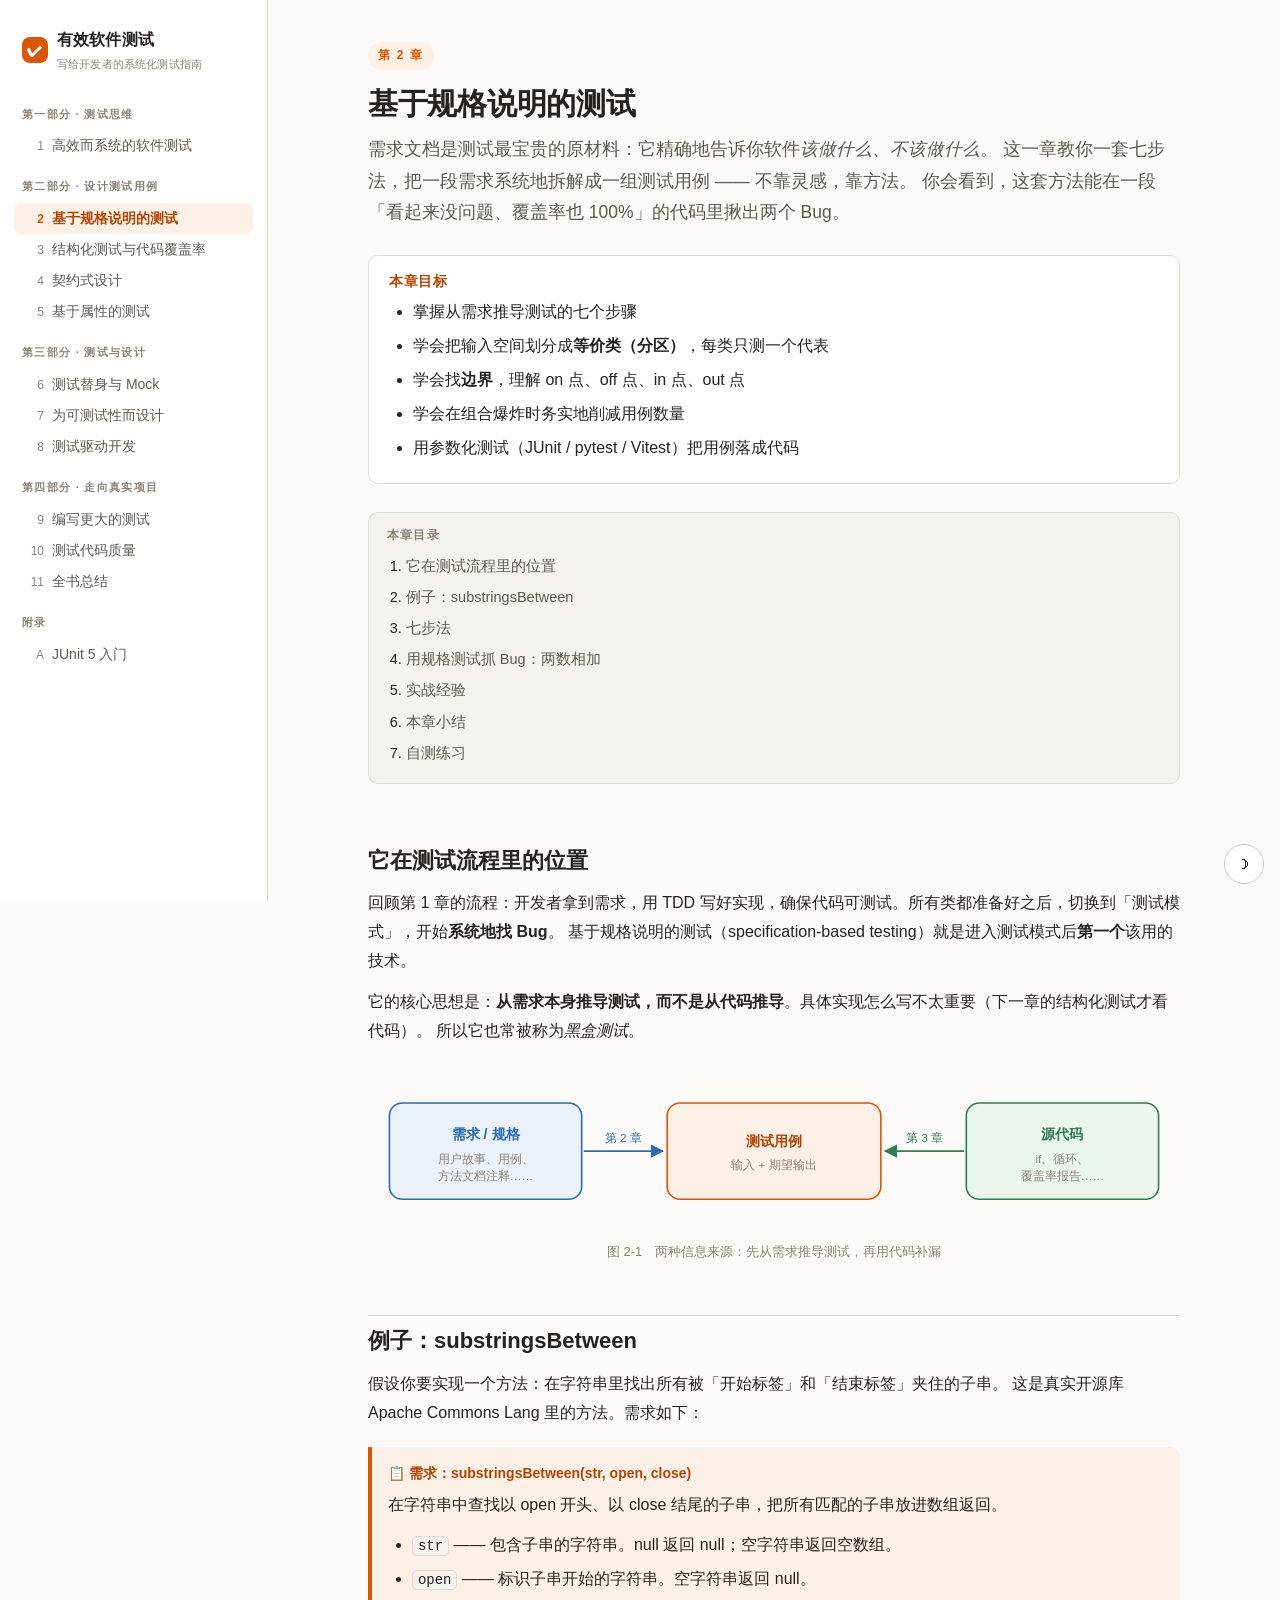
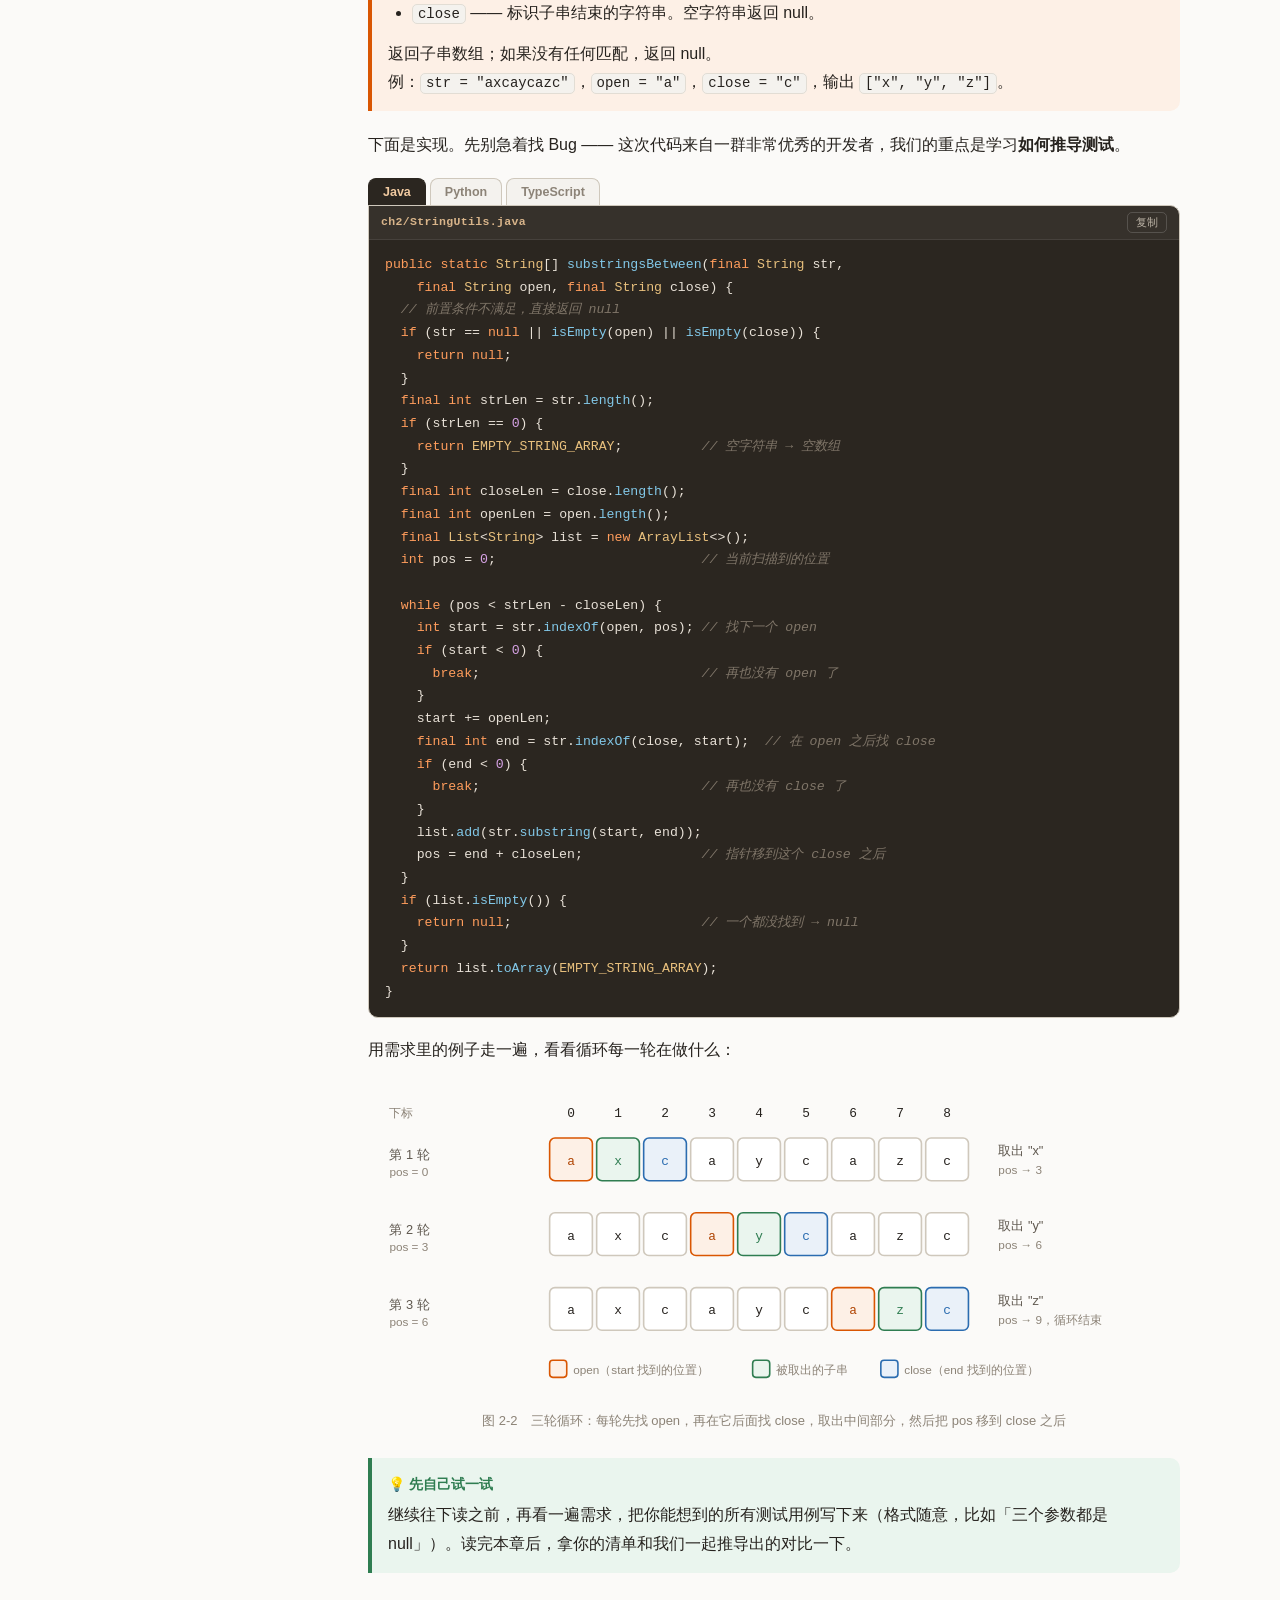
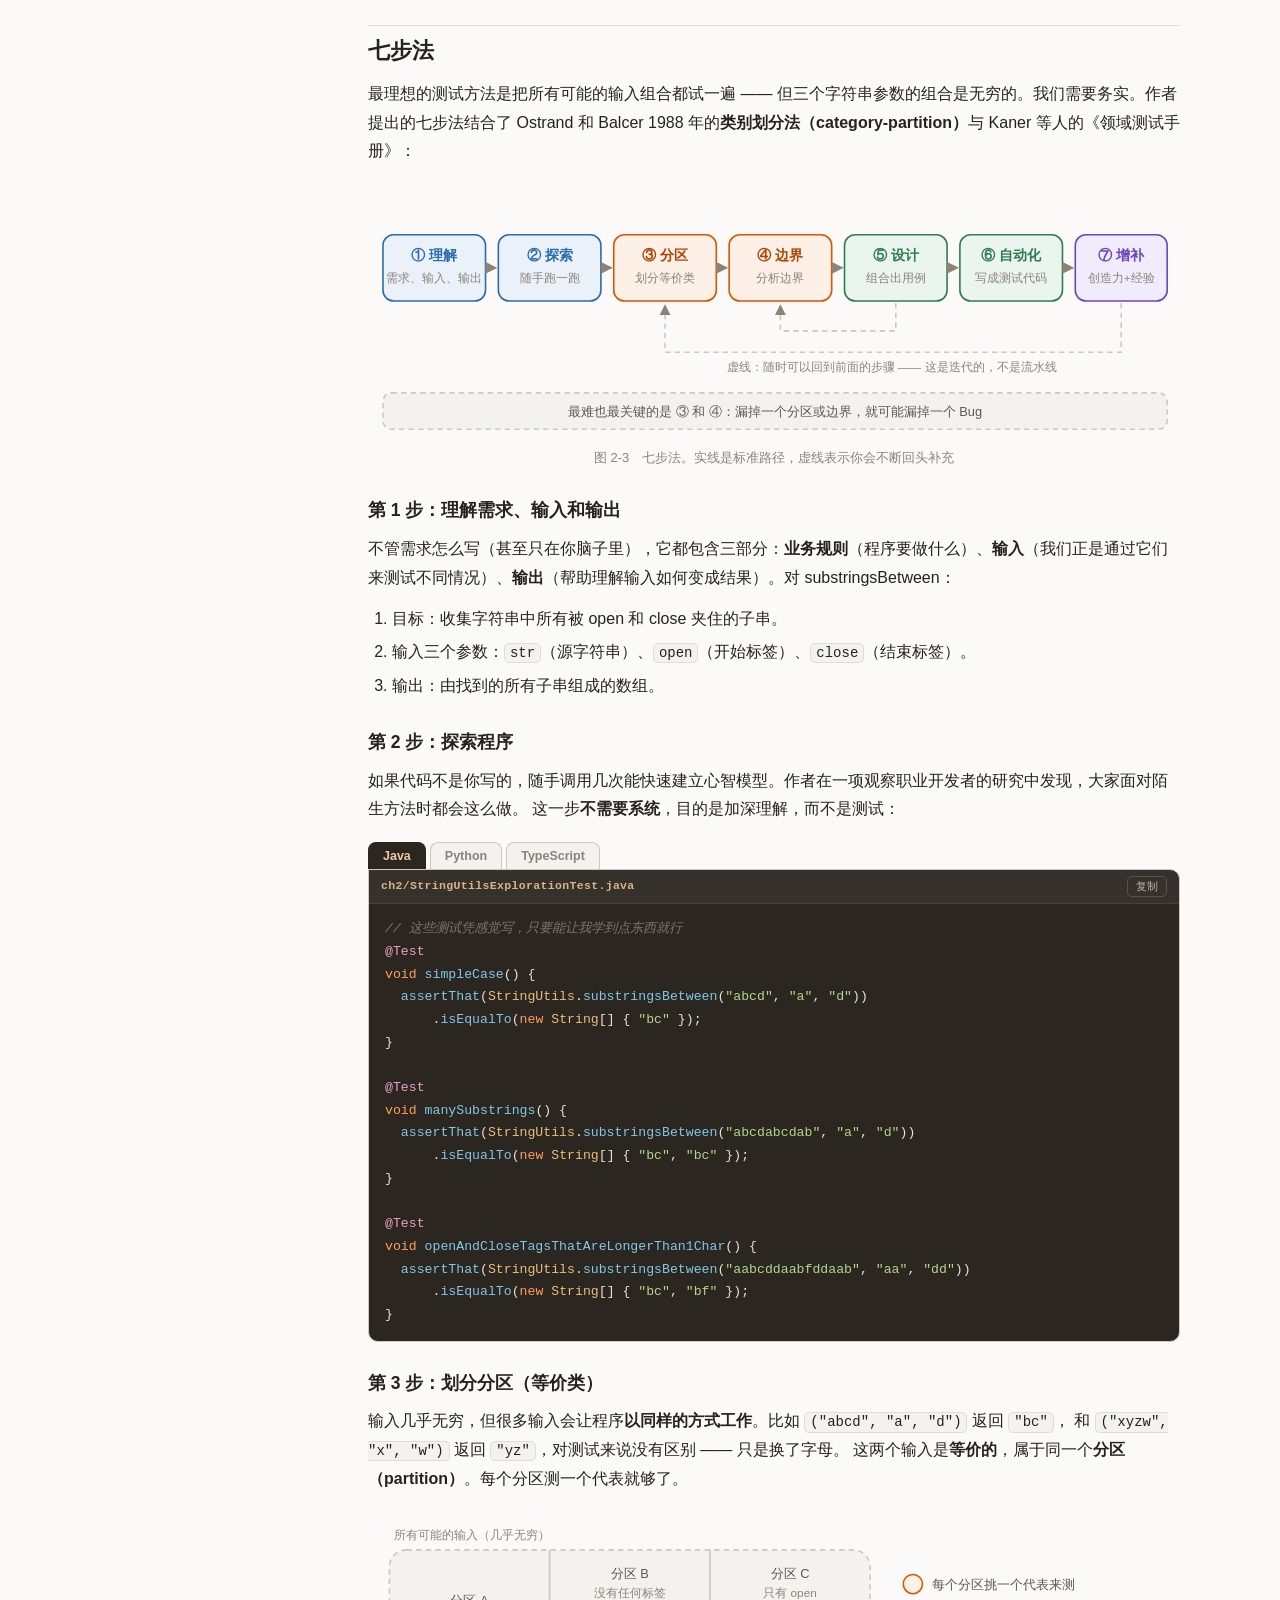
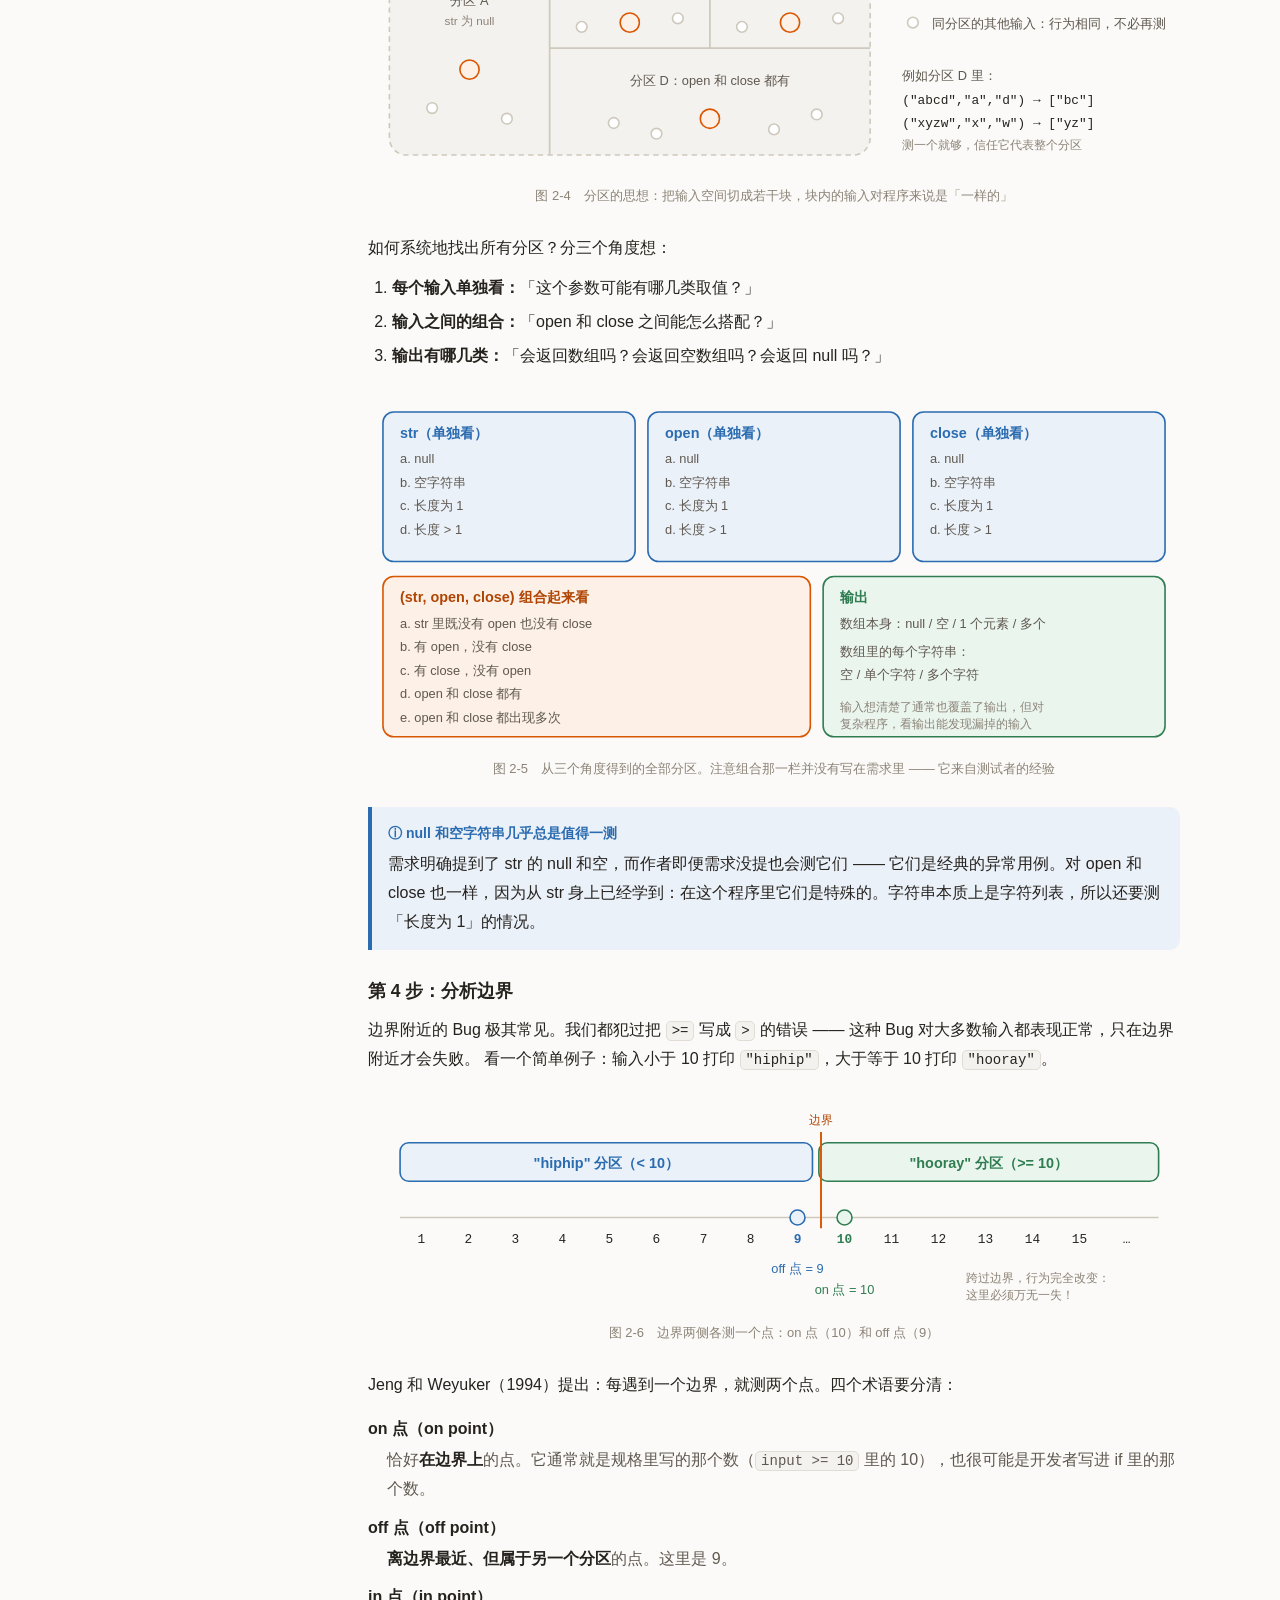
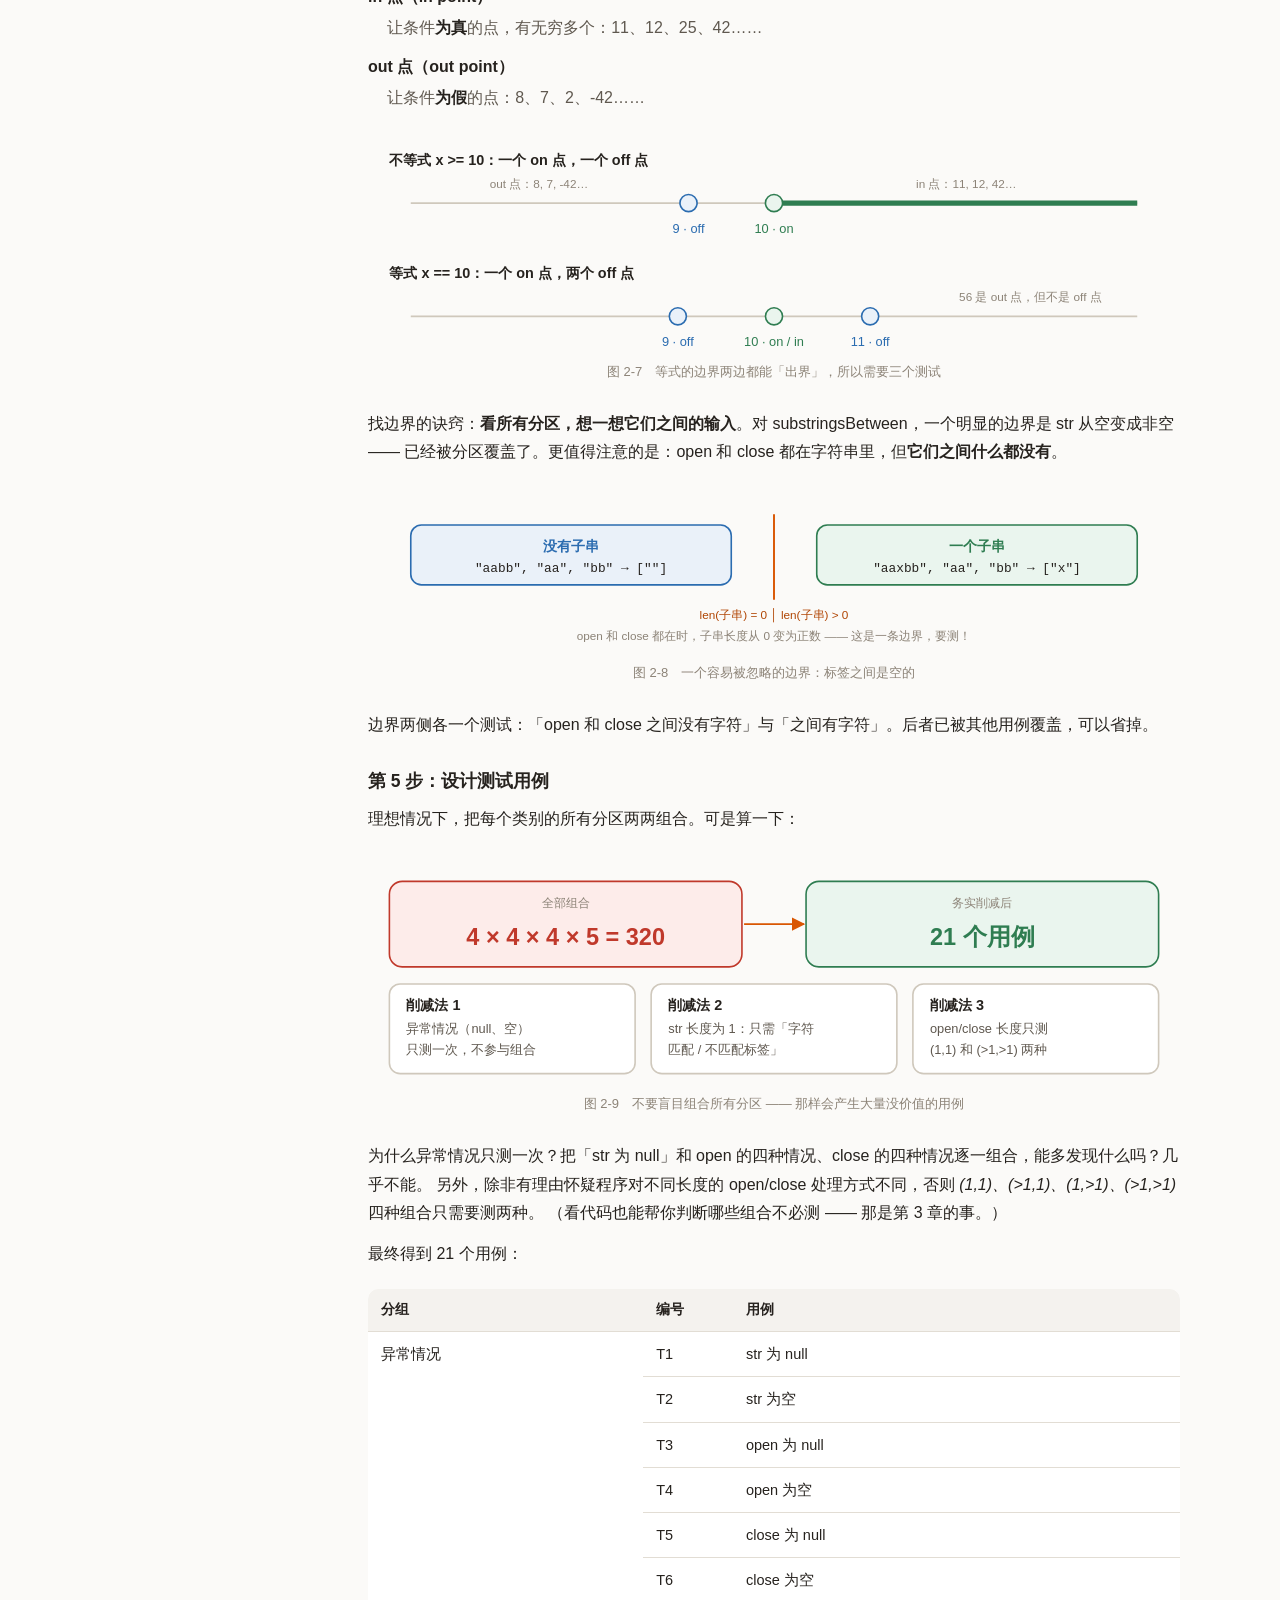
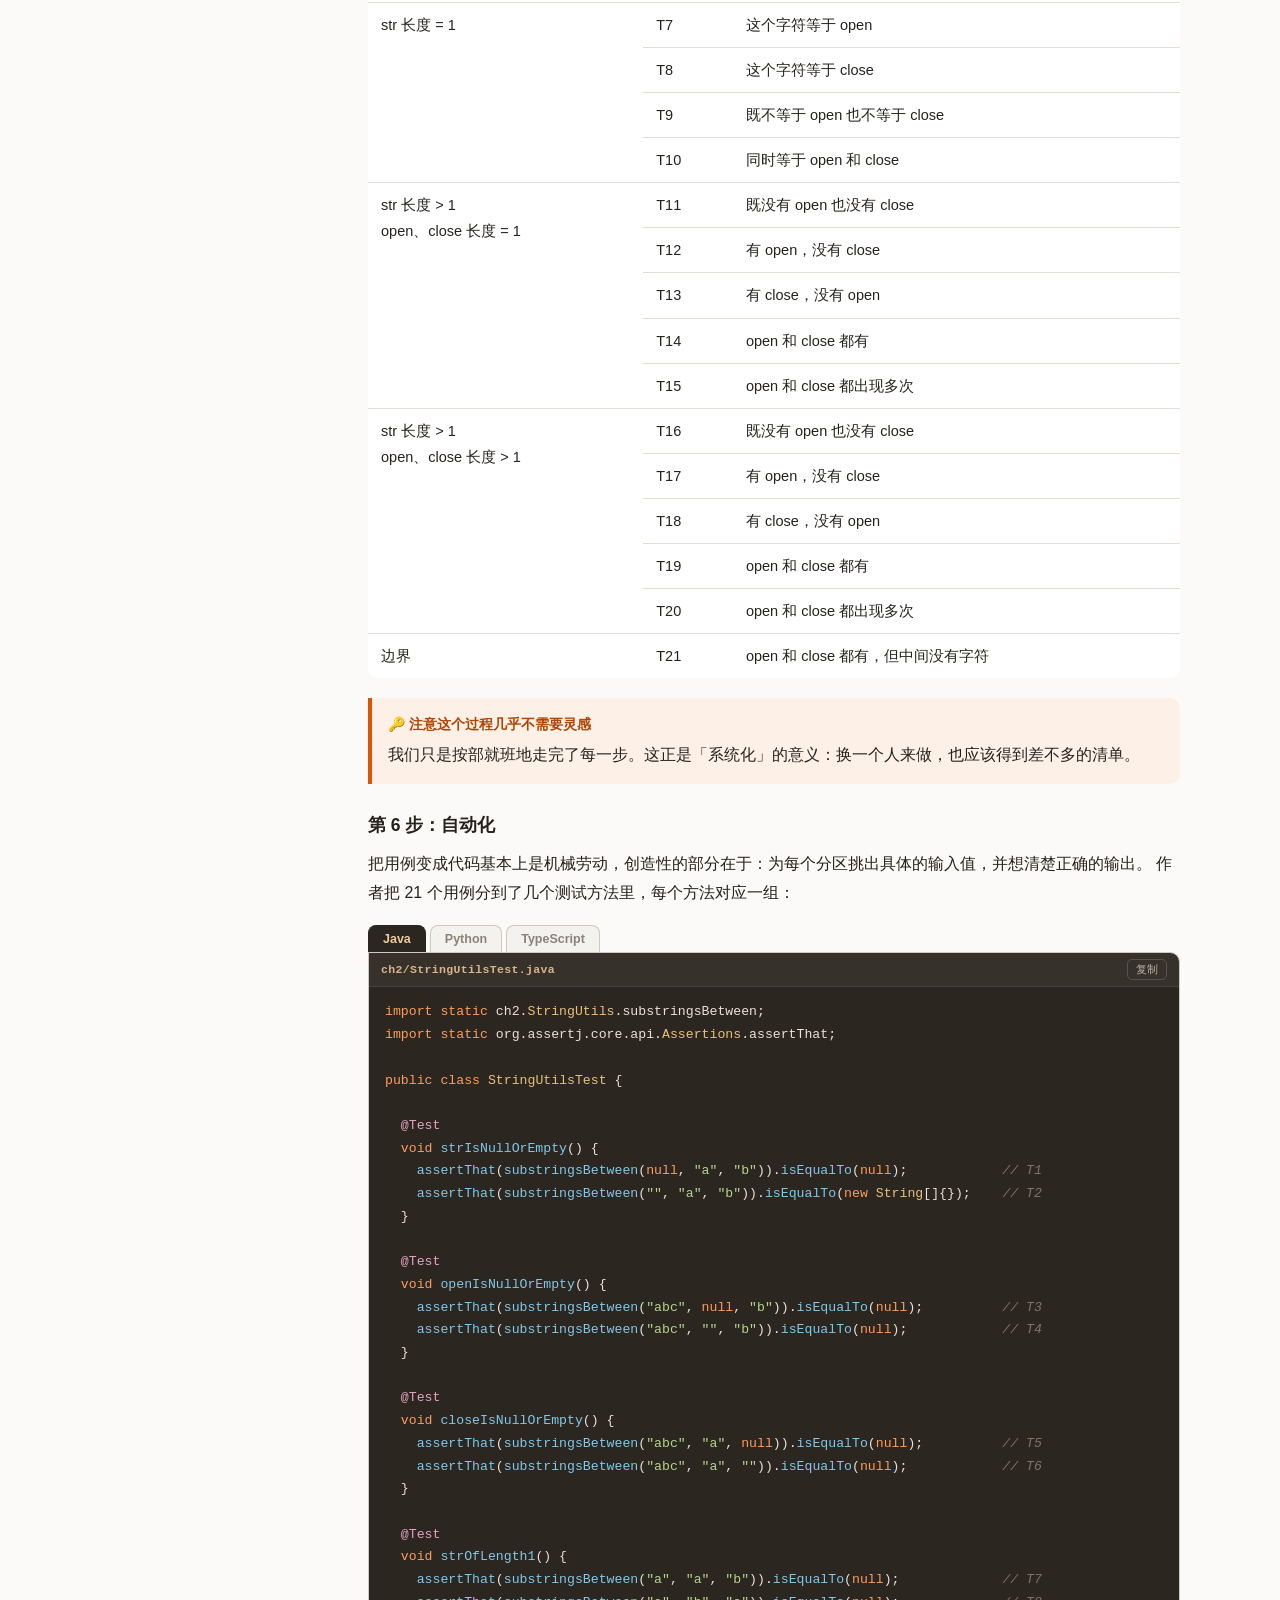
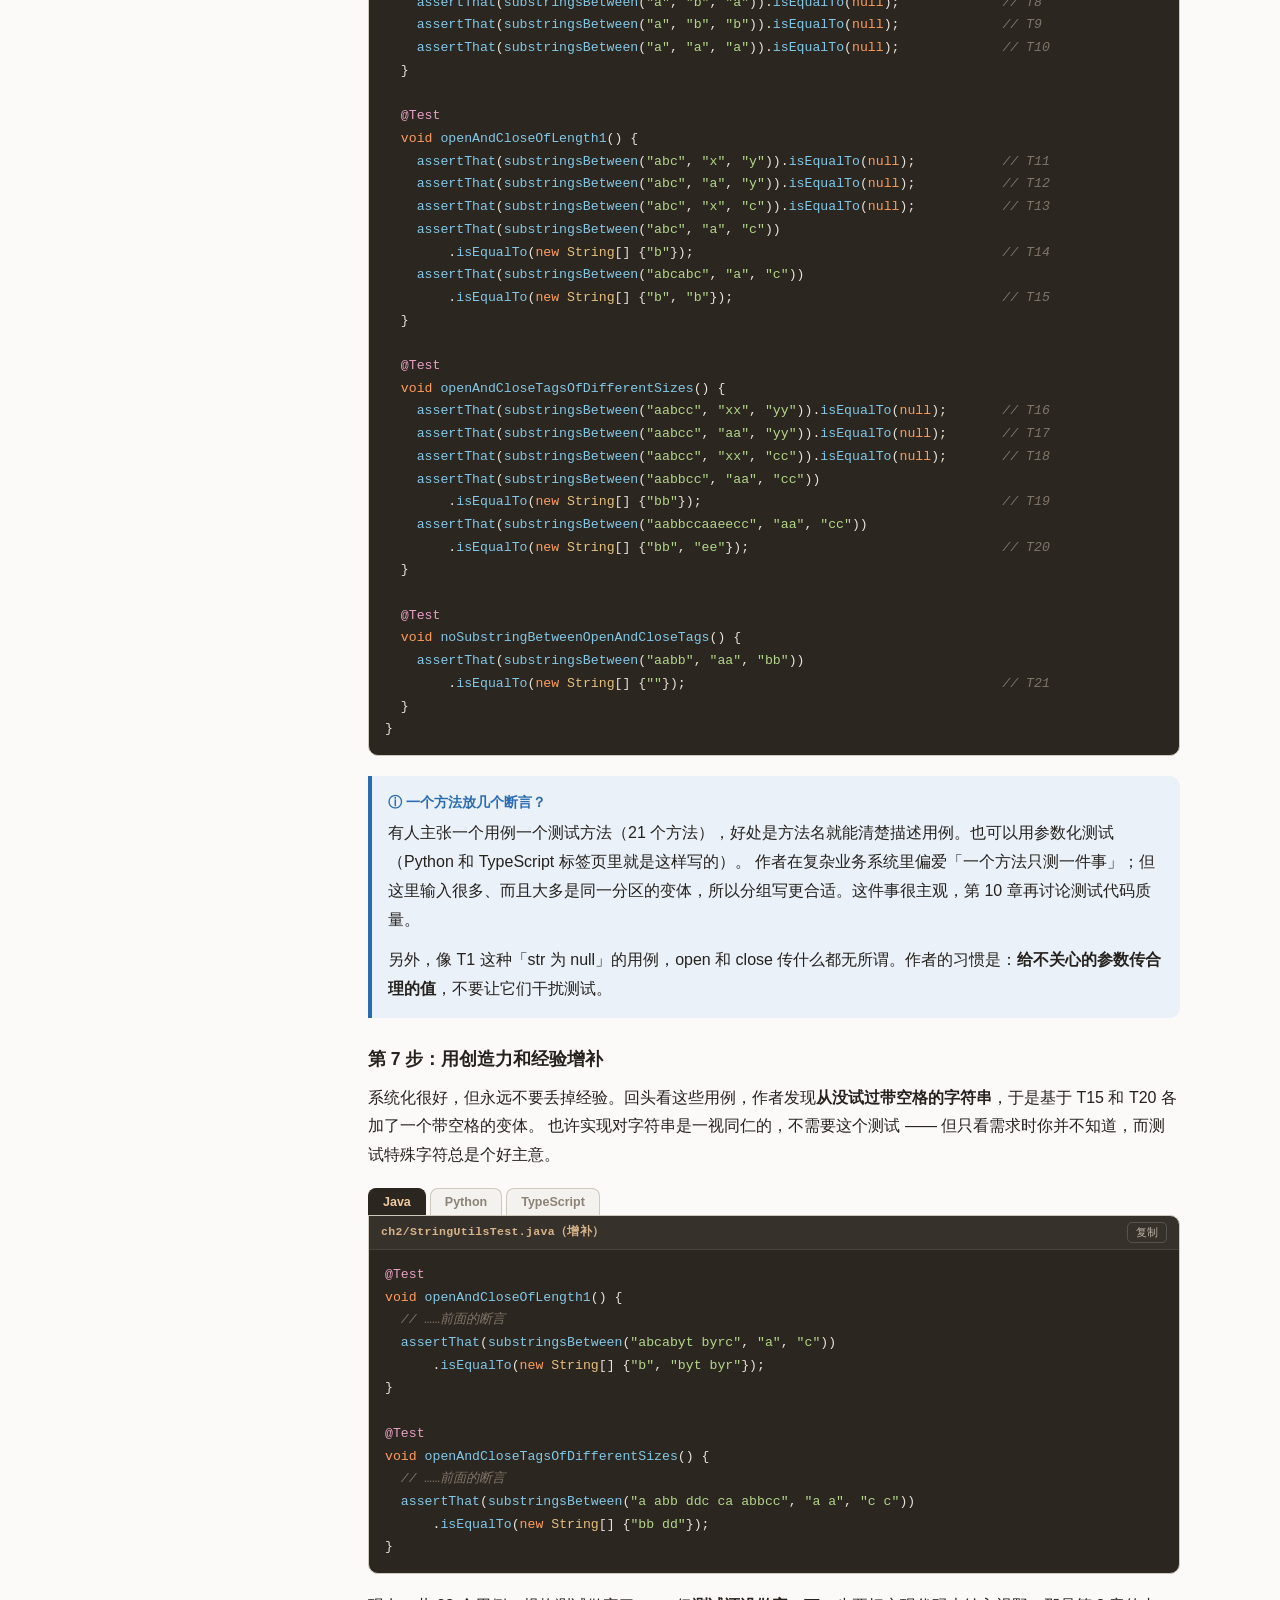
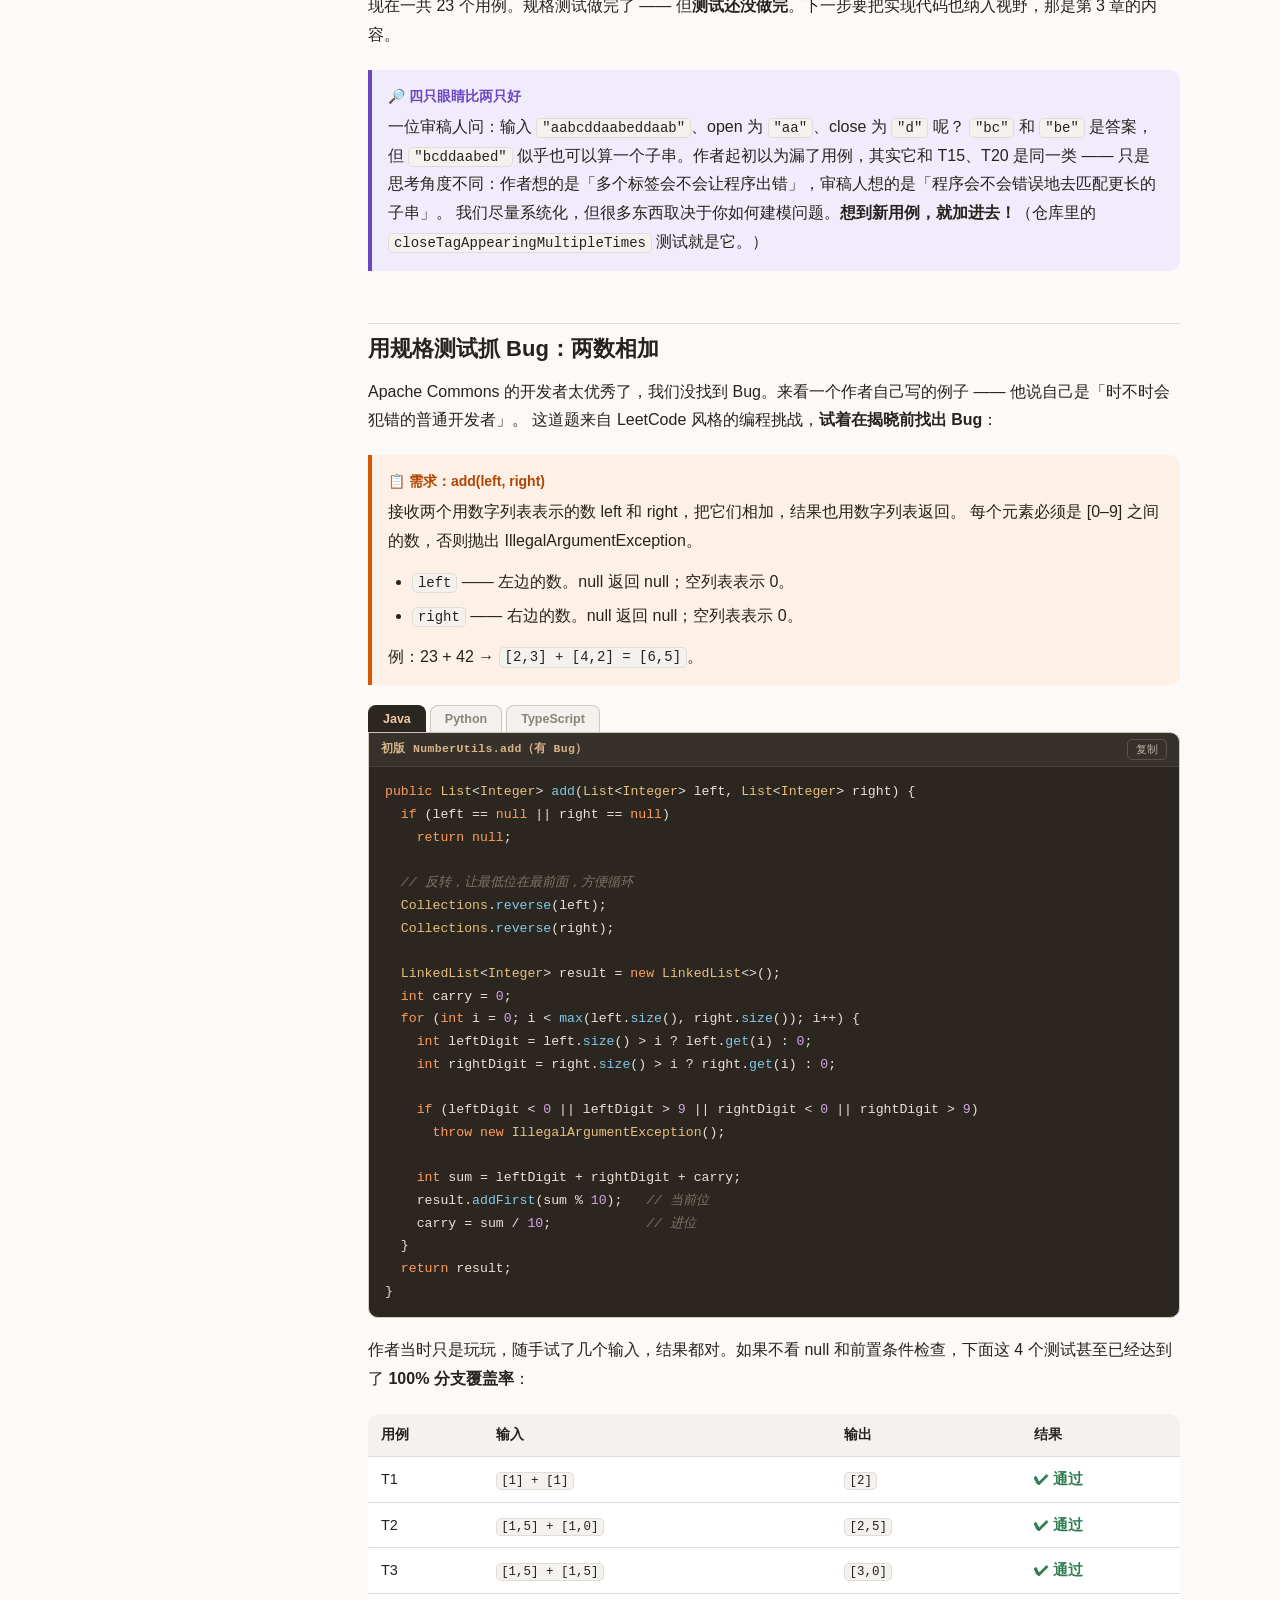
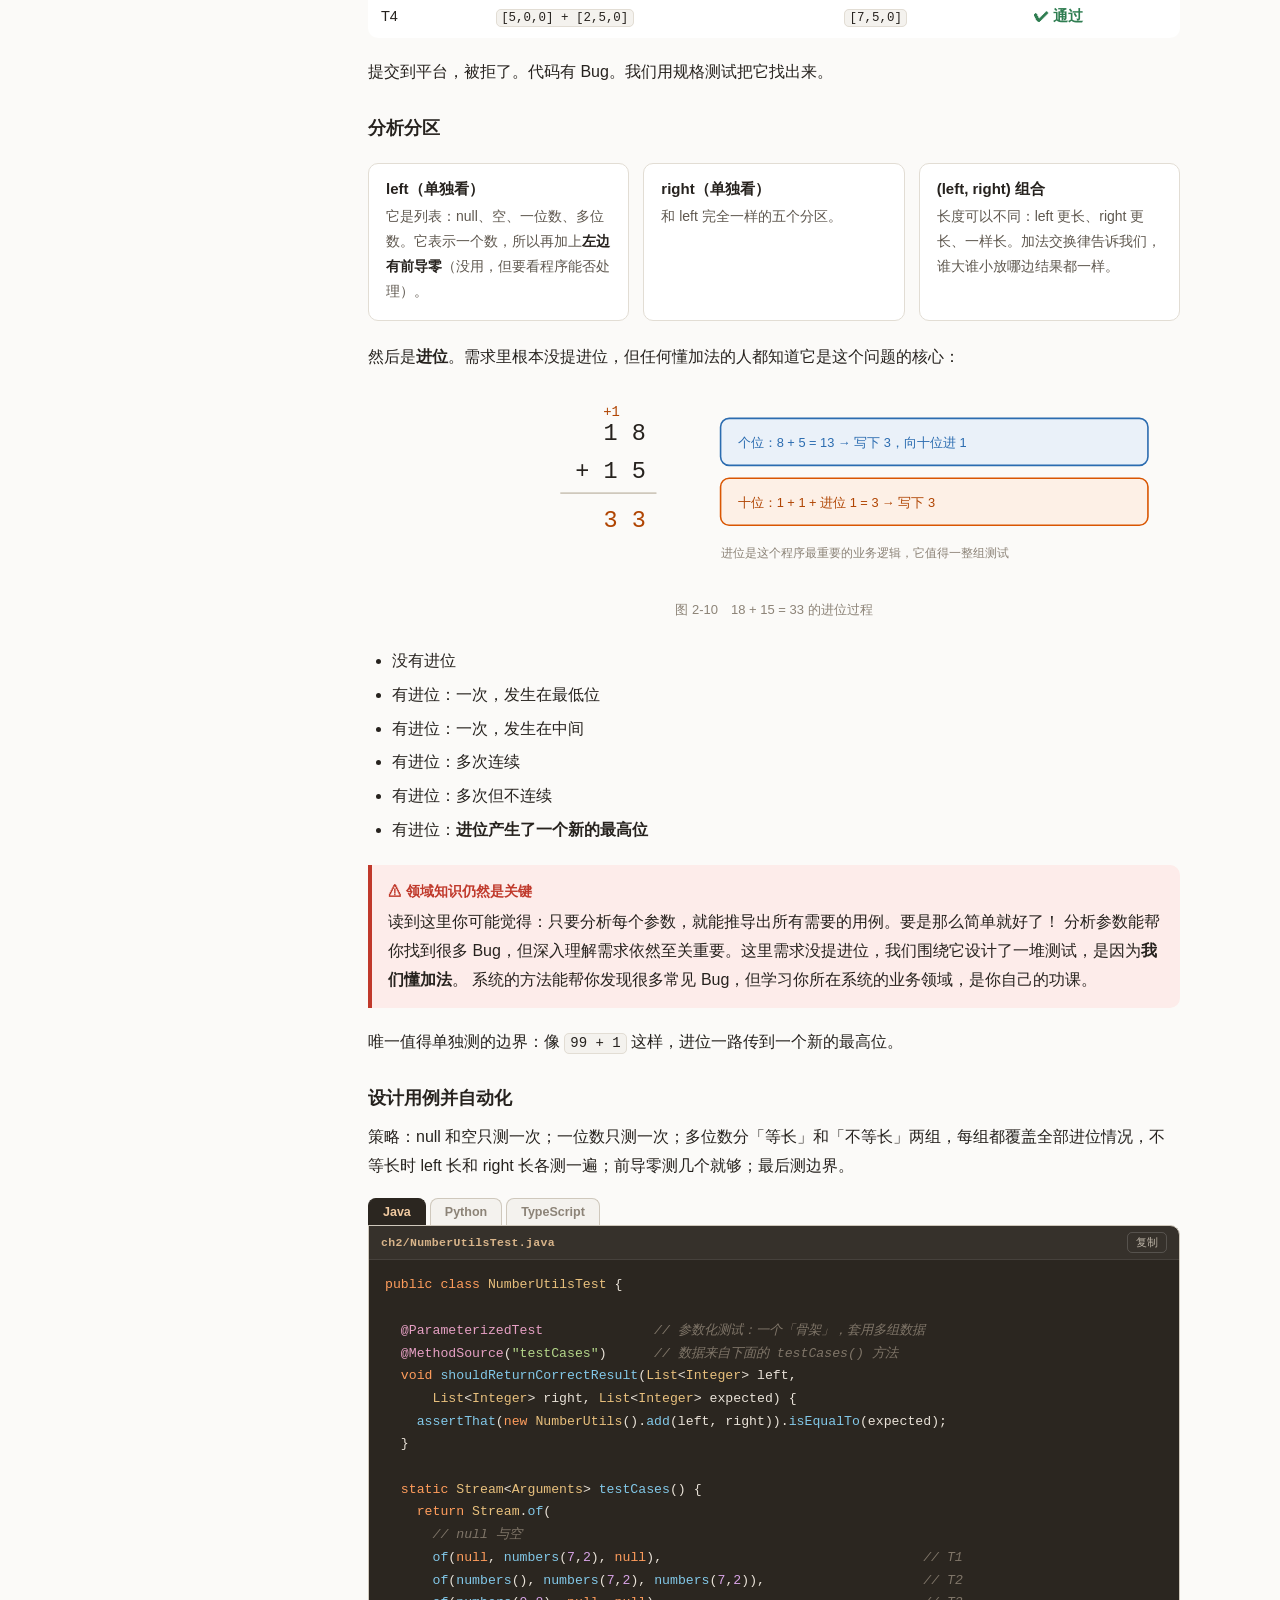
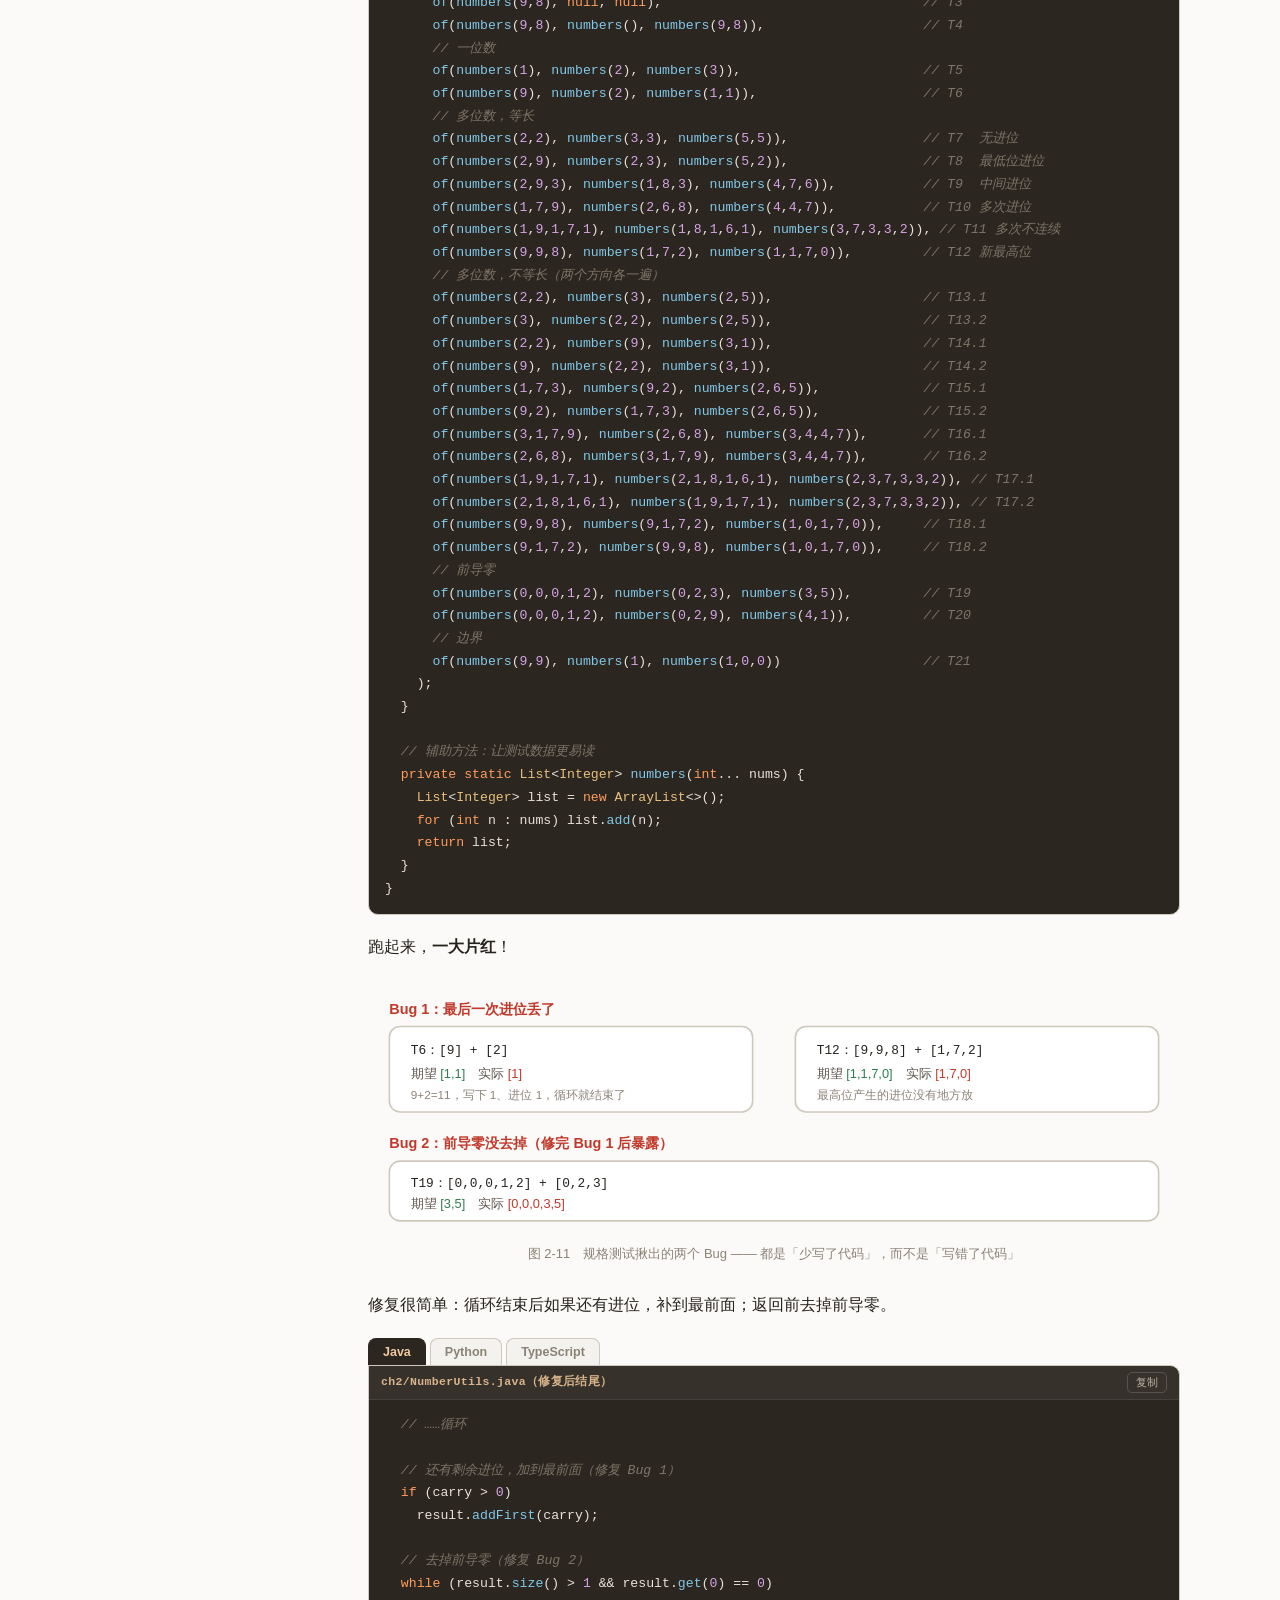
<file: docs/ch02.html>
<!doctype html>
<html lang="zh-CN">
<head>
<meta charset="utf-8">
<meta name="viewport" content="width=device-width,initial-scale=1">
<title>第 2 章 · 基于规格说明的测试 — 有效软件测试</title>
<link rel="stylesheet" href="assets/style.css">
</head>
<body data-chapter="2">
<div id="app">
<aside id="sidebar"></aside>
<main>

<span class="chapter-eyebrow">第 2 章</span>
<h1>基于规格说明的测试</h1>
<p class="lede">
  需求文档是测试最宝贵的原材料：它精确地告诉你软件<em>该做什么</em>、<em>不该做什么</em>。
  这一章教你一套七步法，把一段需求系统地拆解成一组测试用例 —— 不靠灵感，靠方法。
  你会看到，这套方法能在一段「看起来没问题、覆盖率也 100%」的代码里揪出两个 Bug。
</p>

<div class="goals">
  <h4>本章目标</h4>
  <ul>
    <li>掌握从需求推导测试的七个步骤</li>
    <li>学会把输入空间划分成<strong>等价类（分区）</strong>，每类只测一个代表</li>
    <li>学会找<strong>边界</strong>，理解 on 点、off 点、in 点、out 点</li>
    <li>学会在组合爆炸时务实地削减用例数量</li>
    <li>用参数化测试（JUnit / pytest / Vitest）把用例落成代码</li>
  </ul>
</div>

<div id="chapter-toc"></div>

<h2 id="where">它在测试流程里的位置</h2>

<p>
  回顾第 1 章的流程：开发者拿到需求，用 TDD 写好实现，确保代码可测试。所有类都准备好之后，切换到「测试模式」，开始<strong>系统地找 Bug</strong>。
  基于规格说明的测试（specification-based testing）就是进入测试模式后<strong>第一个</strong>该用的技术。
</p>

<p>它的核心思想是：<strong>从需求本身推导测试，而不是从代码推导</strong>。具体实现怎么写不太重要（下一章的结构化测试才看代码）。
所以它也常被称为<em>黑盒测试</em>。</p>

<figure>
<svg class="dgm" viewBox="0 0 760 150" role="img" aria-label="规格测试看需求，结构化测试看代码">
  <rect class="bx-b" x="20" y="30" width="180" height="90" rx="12"/>
  <text class="ttl on-b" x="110" y="64" text-anchor="middle">需求 / 规格</text>
  <text class="sm" x="110" y="86" text-anchor="middle">用户故事、用例、</text>
  <text class="sm" x="110" y="102" text-anchor="middle">方法文档注释……</text>
  <path class="ln-b" d="M202 75 H276" marker-end="url(#ar-b)"/>
  <text class="sm on-b" x="239" y="66" text-anchor="middle">第 2 章</text>
  <rect class="bx-a" x="280" y="30" width="200" height="90" rx="12"/>
  <text class="ttl on-a" x="380" y="70" text-anchor="middle">测试用例</text>
  <text class="sm" x="380" y="92" text-anchor="middle">输入 + 期望输出</text>
  <path class="ln-g" d="M558 75 H484" marker-end="url(#ar-g)"/>
  <text class="sm on-g" x="521" y="66" text-anchor="middle">第 3 章</text>
  <rect class="bx-g" x="560" y="30" width="180" height="90" rx="12"/>
  <text class="ttl on-g" x="650" y="64" text-anchor="middle">源代码</text>
  <text class="sm" x="650" y="86" text-anchor="middle">if、循环、</text>
  <text class="sm" x="650" y="102" text-anchor="middle">覆盖率报告……</text>
</svg>
<figcaption>图 2-1　两种信息来源：先从需求推导测试，再用代码补漏</figcaption>
</figure>

<h2 id="example">例子：substringsBetween</h2>

<p>
  假设你要实现一个方法：在字符串里找出所有被「开始标签」和「结束标签」夹住的子串。
  这是真实开源库 Apache Commons Lang 里的方法。需求如下：
</p>

<div class="box key">
  <div class="t">&#128203; 需求：substringsBetween(str, open, close)</div>
  <p>在字符串中查找以 open 开头、以 close 结尾的子串，把所有匹配的子串放进数组返回。</p>
  <ul>
    <li><code>str</code> —— 包含子串的字符串。null 返回 null；空字符串返回空数组。</li>
    <li><code>open</code> —— 标识子串开始的字符串。空字符串返回 null。</li>
    <li><code>close</code> —— 标识子串结束的字符串。空字符串返回 null。</li>
  </ul>
  <p>返回子串数组；如果没有任何匹配，返回 null。<br>
  例：<code>str = "axcaycazc"</code>，<code>open = "a"</code>，<code>close = "c"</code>，输出 <code>["x", "y", "z"]</code>。</p>
</div>

<p>下面是实现。先别急着找 Bug —— 这次代码来自一群非常优秀的开发者，我们的重点是学习<strong>如何推导测试</strong>。</p>

<div class="langs">
<div class="code" data-lang="java" data-file="ch2/StringUtils.java"><pre>
public static String[] substringsBetween(final String str,
    final String open, final String close) {
  // 前置条件不满足，直接返回 null
  if (str == null || isEmpty(open) || isEmpty(close)) {
    return null;
  }
  final int strLen = str.length();
  if (strLen == 0) {
    return EMPTY_STRING_ARRAY;          // 空字符串 → 空数组
  }
  final int closeLen = close.length();
  final int openLen = open.length();
  final List&lt;String&gt; list = new ArrayList&lt;&gt;();
  int pos = 0;                          // 当前扫描到的位置

  while (pos &lt; strLen - closeLen) {
    int start = str.indexOf(open, pos); // 找下一个 open
    if (start &lt; 0) {
      break;                            // 再也没有 open 了
    }
    start += openLen;
    final int end = str.indexOf(close, start);  // 在 open 之后找 close
    if (end &lt; 0) {
      break;                            // 再也没有 close 了
    }
    list.add(str.substring(start, end));
    pos = end + closeLen;               // 指针移到这个 close 之后
  }
  if (list.isEmpty()) {
    return null;                        // 一个都没找到 → null
  }
  return list.toArray(EMPTY_STRING_ARRAY);
}
</pre></div>
<div class="code" data-lang="python" data-file="string_utils.py"><pre>
def substrings_between(s: str | None, open_: str | None, close: str | None) -&gt; list[str] | None:
    # 前置条件不满足，直接返回 None（not open_ 同时覆盖 None 和 ""）
    if s is None or not open_ or not close:
        return None
    if len(s) == 0:
        return []                       # 空字符串 → 空列表

    result = []
    pos = 0                             # 当前扫描到的位置
    while pos &lt; len(s) - len(close):
        start = s.find(open_, pos)      # 找下一个 open，找不到返回 -1
        if start &lt; 0:
            break
        start += len(open_)
        end = s.find(close, start)      # 在 open 之后找 close
        if end &lt; 0:
            break
        result.append(s[start:end])
        pos = end + len(close)          # 指针移到这个 close 之后

    return result if result else None   # 一个都没找到 → None
</pre></div>
<div class="code" data-lang="ts" data-file="stringUtils.ts"><pre>
export function substringsBetween(
  str: string | null, open: string | null, close: string | null,
): string[] | null {
  // 前置条件不满足，直接返回 null
  if (str == null || !open || !close) {
    return null;
  }
  if (str.length === 0) {
    return [];                          // 空字符串 → 空数组
  }

  const result: string[] = [];
  let pos = 0;                          // 当前扫描到的位置
  while (pos &lt; str.length - close.length) {
    let start = str.indexOf(open, pos); // 找下一个 open，找不到返回 -1
    if (start &lt; 0) break;
    start += open.length;
    const end = str.indexOf(close, start);  // 在 open 之后找 close
    if (end &lt; 0) break;
    result.push(str.substring(start, end));
    pos = end + close.length;           // 指针移到这个 close 之后
  }
  return result.length &gt; 0 ? result : null;  // 一个都没找到 → null
}
</pre></div>
</div>

<p>用需求里的例子走一遍，看看循环每一轮在做什么：</p>

<figure>
<svg class="dgm" viewBox="0 0 760 290" role="img" aria-label="substringsBetween 在 axcaycazc 上的三轮循环">
  <!-- 表头：下标 -->
  <text class="sm" x="20" y="24">下标</text>
  <text class="mono" x="190" y="24" text-anchor="middle">0</text><text class="mono" x="234" y="24" text-anchor="middle">1</text>
  <text class="mono" x="278" y="24" text-anchor="middle">2</text><text class="mono" x="322" y="24" text-anchor="middle">3</text>
  <text class="mono" x="366" y="24" text-anchor="middle">4</text><text class="mono" x="410" y="24" text-anchor="middle">5</text>
  <text class="mono" x="454" y="24" text-anchor="middle">6</text><text class="mono" x="498" y="24" text-anchor="middle">7</text>
  <text class="mono" x="542" y="24" text-anchor="middle">8</text>

  <!-- 第 1 轮 -->
  <text class="lbl" x="20" y="64">第 1 轮</text>
  <text class="sm" x="20" y="80">pos = 0</text>
  <rect class="bx-a" x="170" y="44" width="40" height="40" rx="5"/><text class="mono on-a" x="190" y="69" text-anchor="middle">a</text>
  <rect class="bx-g" x="214" y="44" width="40" height="40" rx="5"/><text class="mono on-g" x="234" y="69" text-anchor="middle">x</text>
  <rect class="bx-b" x="258" y="44" width="40" height="40" rx="5"/><text class="mono on-b" x="278" y="69" text-anchor="middle">c</text>
  <rect class="bx" x="302" y="44" width="40" height="40" rx="5"/><text class="mono" x="322" y="69" text-anchor="middle">a</text>
  <rect class="bx" x="346" y="44" width="40" height="40" rx="5"/><text class="mono" x="366" y="69" text-anchor="middle">y</text>
  <rect class="bx" x="390" y="44" width="40" height="40" rx="5"/><text class="mono" x="410" y="69" text-anchor="middle">c</text>
  <rect class="bx" x="434" y="44" width="40" height="40" rx="5"/><text class="mono" x="454" y="69" text-anchor="middle">a</text>
  <rect class="bx" x="478" y="44" width="40" height="40" rx="5"/><text class="mono" x="498" y="69" text-anchor="middle">z</text>
  <rect class="bx" x="522" y="44" width="40" height="40" rx="5"/><text class="mono" x="542" y="69" text-anchor="middle">c</text>
  <text class="lbl" x="590" y="60">取出 "x"</text>
  <text class="sm" x="590" y="78">pos → 3</text>

  <!-- 第 2 轮 -->
  <text class="lbl" x="20" y="134">第 2 轮</text>
  <text class="sm" x="20" y="150">pos = 3</text>
  <rect class="bx" x="170" y="114" width="40" height="40" rx="5"/><text class="mono" x="190" y="139" text-anchor="middle">a</text>
  <rect class="bx" x="214" y="114" width="40" height="40" rx="5"/><text class="mono" x="234" y="139" text-anchor="middle">x</text>
  <rect class="bx" x="258" y="114" width="40" height="40" rx="5"/><text class="mono" x="278" y="139" text-anchor="middle">c</text>
  <rect class="bx-a" x="302" y="114" width="40" height="40" rx="5"/><text class="mono on-a" x="322" y="139" text-anchor="middle">a</text>
  <rect class="bx-g" x="346" y="114" width="40" height="40" rx="5"/><text class="mono on-g" x="366" y="139" text-anchor="middle">y</text>
  <rect class="bx-b" x="390" y="114" width="40" height="40" rx="5"/><text class="mono on-b" x="410" y="139" text-anchor="middle">c</text>
  <rect class="bx" x="434" y="114" width="40" height="40" rx="5"/><text class="mono" x="454" y="139" text-anchor="middle">a</text>
  <rect class="bx" x="478" y="114" width="40" height="40" rx="5"/><text class="mono" x="498" y="139" text-anchor="middle">z</text>
  <rect class="bx" x="522" y="114" width="40" height="40" rx="5"/><text class="mono" x="542" y="139" text-anchor="middle">c</text>
  <text class="lbl" x="590" y="130">取出 "y"</text>
  <text class="sm" x="590" y="148">pos → 6</text>

  <!-- 第 3 轮 -->
  <text class="lbl" x="20" y="204">第 3 轮</text>
  <text class="sm" x="20" y="220">pos = 6</text>
  <rect class="bx" x="170" y="184" width="40" height="40" rx="5"/><text class="mono" x="190" y="209" text-anchor="middle">a</text>
  <rect class="bx" x="214" y="184" width="40" height="40" rx="5"/><text class="mono" x="234" y="209" text-anchor="middle">x</text>
  <rect class="bx" x="258" y="184" width="40" height="40" rx="5"/><text class="mono" x="278" y="209" text-anchor="middle">c</text>
  <rect class="bx" x="302" y="184" width="40" height="40" rx="5"/><text class="mono" x="322" y="209" text-anchor="middle">a</text>
  <rect class="bx" x="346" y="184" width="40" height="40" rx="5"/><text class="mono" x="366" y="209" text-anchor="middle">y</text>
  <rect class="bx" x="390" y="184" width="40" height="40" rx="5"/><text class="mono" x="410" y="209" text-anchor="middle">c</text>
  <rect class="bx-a" x="434" y="184" width="40" height="40" rx="5"/><text class="mono on-a" x="454" y="209" text-anchor="middle">a</text>
  <rect class="bx-g" x="478" y="184" width="40" height="40" rx="5"/><text class="mono on-g" x="498" y="209" text-anchor="middle">z</text>
  <rect class="bx-b" x="522" y="184" width="40" height="40" rx="5"/><text class="mono on-b" x="542" y="209" text-anchor="middle">c</text>
  <text class="lbl" x="590" y="200">取出 "z"</text>
  <text class="sm" x="590" y="218">pos → 9，循环结束</text>

  <!-- 图例 -->
  <rect class="bx-a" x="170" y="252" width="16" height="16" rx="3"/><text class="sm" x="192" y="265">open（start 找到的位置）</text>
  <rect class="bx-g" x="360" y="252" width="16" height="16" rx="3"/><text class="sm" x="382" y="265">被取出的子串</text>
  <rect class="bx-b" x="480" y="252" width="16" height="16" rx="3"/><text class="sm" x="502" y="265">close（end 找到的位置）</text>
</svg>
<figcaption>图 2-2　三轮循环：每轮先找 open，再在它后面找 close，取出中间部分，然后把 pos 移到 close 之后</figcaption>
</figure>

<div class="box tip">
  <div class="t">&#128161; 先自己试一试</div>
  <p>继续往下读之前，再看一遍需求，把你能想到的所有测试用例写下来（格式随意，比如「三个参数都是 null」）。读完本章后，拿你的清单和我们一起推导出的对比一下。</p>
</div>

<h2 id="seven">七步法</h2>

<p>最理想的测试方法是把所有可能的输入组合都试一遍 —— 但三个字符串参数的组合是无穷的。我们需要务实。作者提出的七步法结合了 Ostrand 和 Balcer 1988 年的<strong>类别划分法（category-partition）</strong>与 Kaner 等人的《领域测试手册》：</p>

<figure>
<svg class="dgm" viewBox="0 0 760 230" role="img" aria-label="基于规格说明测试的七个步骤">
  <rect class="bx-b" x="14"  y="40" width="96" height="62" rx="10"/>
  <text class="ttl on-b" x="62" y="64" text-anchor="middle">① 理解</text>
  <text class="sm" x="62" y="84" text-anchor="middle">需求、输入、输出</text>
  <rect class="bx-b" x="122" y="40" width="96" height="62" rx="10"/>
  <text class="ttl on-b" x="170" y="64" text-anchor="middle">② 探索</text>
  <text class="sm" x="170" y="84" text-anchor="middle">随手跑一跑</text>
  <rect class="bx-a" x="230" y="40" width="96" height="62" rx="10"/>
  <text class="ttl on-a" x="278" y="64" text-anchor="middle">③ 分区</text>
  <text class="sm" x="278" y="84" text-anchor="middle">划分等价类</text>
  <rect class="bx-a" x="338" y="40" width="96" height="62" rx="10"/>
  <text class="ttl on-a" x="386" y="64" text-anchor="middle">④ 边界</text>
  <text class="sm" x="386" y="84" text-anchor="middle">分析边界</text>
  <rect class="bx-g" x="446" y="40" width="96" height="62" rx="10"/>
  <text class="ttl on-g" x="494" y="64" text-anchor="middle">⑤ 设计</text>
  <text class="sm" x="494" y="84" text-anchor="middle">组合出用例</text>
  <rect class="bx-g" x="554" y="40" width="96" height="62" rx="10"/>
  <text class="ttl on-g" x="602" y="64" text-anchor="middle">⑥ 自动化</text>
  <text class="sm" x="602" y="84" text-anchor="middle">写成测试代码</text>
  <rect class="bx-p" x="662" y="40" width="86" height="62" rx="10"/>
  <text class="ttl on-p" x="705" y="64" text-anchor="middle">⑦ 增补</text>
  <text class="sm" x="705" y="84" text-anchor="middle">创造力+经验</text>

  <path class="ln" d="M110 71 H120" marker-end="url(#ar)"/>
  <path class="ln" d="M218 71 H228" marker-end="url(#ar)"/>
  <path class="ln" d="M326 71 H336" marker-end="url(#ar)"/>
  <path class="ln" d="M434 71 H444" marker-end="url(#ar)"/>
  <path class="ln" d="M542 71 H552" marker-end="url(#ar)"/>
  <path class="ln" d="M650 71 H660" marker-end="url(#ar)"/>

  <path class="ln-d" d="M705 104 V150 H278 V106" marker-end="url(#ar)"/>
  <path class="ln-d" d="M494 104 V130 H386 V106" marker-end="url(#ar)"/>
  <text class="sm" x="490" y="168" text-anchor="middle">虚线：随时可以回到前面的步骤 —— 这是迭代的，不是流水线</text>

  <rect class="bx-d" x="14" y="188" width="734" height="34" rx="8"/>
  <text class="lbl" x="381" y="210" text-anchor="middle">最难也最关键的是 ③ 和 ④：漏掉一个分区或边界，就可能漏掉一个 Bug</text>
</svg>
<figcaption>图 2-3　七步法。实线是标准路径，虚线表示你会不断回头补充</figcaption>
</figure>

<h3>第 1 步：理解需求、输入和输出</h3>
<p>不管需求怎么写（甚至只在你脑子里），它都包含三部分：<strong>业务规则</strong>（程序要做什么）、<strong>输入</strong>（我们正是通过它们来测试不同情况）、<strong>输出</strong>（帮助理解输入如何变成结果）。对 substringsBetween：</p>
<ol>
  <li>目标：收集字符串中所有被 open 和 close 夹住的子串。</li>
  <li>输入三个参数：<code>str</code>（源字符串）、<code>open</code>（开始标签）、<code>close</code>（结束标签）。</li>
  <li>输出：由找到的所有子串组成的数组。</li>
</ol>

<h3>第 2 步：探索程序</h3>
<p>
  如果代码不是你写的，随手调用几次能快速建立心智模型。作者在一项观察职业开发者的研究中发现，大家面对陌生方法时都会这么做。
  这一步<strong>不需要系统</strong>，目的是加深理解，而不是测试：
</p>

<div class="langs">
<div class="code" data-lang="java" data-file="ch2/StringUtilsExplorationTest.java"><pre>
// 这些测试凭感觉写，只要能让我学到点东西就行
@Test
void simpleCase() {
  assertThat(StringUtils.substringsBetween("abcd", "a", "d"))
      .isEqualTo(new String[] { "bc" });
}

@Test
void manySubstrings() {
  assertThat(StringUtils.substringsBetween("abcdabcdab", "a", "d"))
      .isEqualTo(new String[] { "bc", "bc" });
}

@Test
void openAndCloseTagsThatAreLongerThan1Char() {
  assertThat(StringUtils.substringsBetween("aabcddaabfddaab", "aa", "dd"))
      .isEqualTo(new String[] { "bc", "bf" });
}
</pre></div>
<div class="code" data-lang="python" data-file="test_string_utils_exploration.py"><pre>
# 这些测试凭感觉写，只要能让我学到点东西就行
def test_simple_case():
    assert substrings_between("abcd", "a", "d") == ["bc"]

def test_many_substrings():
    assert substrings_between("abcdabcdab", "a", "d") == ["bc", "bc"]

def test_open_and_close_tags_longer_than_1_char():
    assert substrings_between("aabcddaabfddaab", "aa", "dd") == ["bc", "bf"]
</pre></div>
<div class="code" data-lang="ts" data-file="stringUtils.exploration.test.ts"><pre>
// 这些测试凭感觉写，只要能让我学到点东西就行
test("simple case", () =&gt; {
  expect(substringsBetween("abcd", "a", "d")).toEqual(["bc"]);
});

test("many substrings", () =&gt; {
  expect(substringsBetween("abcdabcdab", "a", "d")).toEqual(["bc", "bc"]);
});

test("open and close tags longer than 1 char", () =&gt; {
  expect(substringsBetween("aabcddaabfddaab", "aa", "dd")).toEqual(["bc", "bf"]);
});
</pre></div>
</div>

<h3>第 3 步：划分分区（等价类）</h3>

<p>
  输入几乎无穷，但很多输入会让程序<strong>以同样的方式工作</strong>。比如 <code>("abcd", "a", "d")</code> 返回 <code>"bc"</code>，
  和 <code>("xyzw", "x", "w")</code> 返回 <code>"yz"</code>，对测试来说没有区别 —— 只是换了字母。
  这两个输入是<strong>等价的</strong>，属于同一个<strong>分区（partition）</strong>。每个分区测一个代表就够了。
</p>

<figure>
<svg class="dgm" viewBox="0 0 760 240" role="img" aria-label="把无穷的输入空间划分成若干分区，每个分区挑一个代表">
  <rect class="bx-d" x="20" y="28" width="450" height="192" rx="16"/>
  <text class="sm" x="24" y="18">所有可能的输入（几乎无穷）</text>
  <path class="ln" d="M170 28 V220"/>
  <path class="ln" d="M320 28 V120"/>
  <path class="ln" d="M170 120 H470"/>

  <text class="lbl" x="95" y="80" text-anchor="middle">分区 A</text>
  <text class="sm" x="95" y="98" text-anchor="middle">str 为 null</text>
  <circle class="bx-a" cx="95" cy="140" r="9"/>
  <circle class="bx" cx="60" cy="176" r="5"/><circle class="bx" cx="130" cy="186" r="5"/>

  <text class="lbl" x="245" y="54" text-anchor="middle">分区 B</text>
  <text class="sm" x="245" y="72" text-anchor="middle">没有任何标签</text>
  <circle class="bx-a" cx="245" cy="96" r="9"/>
  <circle class="bx" cx="200" cy="100" r="5"/><circle class="bx" cx="290" cy="92" r="5"/>

  <text class="lbl" x="395" y="54" text-anchor="middle">分区 C</text>
  <text class="sm" x="395" y="72" text-anchor="middle">只有 open</text>
  <circle class="bx-a" cx="395" cy="96" r="9"/>
  <circle class="bx" cx="350" cy="100" r="5"/><circle class="bx" cx="440" cy="92" r="5"/>

  <text class="lbl" x="320" y="154" text-anchor="middle">分区 D：open 和 close 都有</text>
  <circle class="bx-a" cx="320" cy="186" r="9"/>
  <circle class="bx" cx="230" cy="190" r="5"/><circle class="bx" cx="270" cy="200" r="5"/>
  <circle class="bx" cx="380" cy="196" r="5"/><circle class="bx" cx="420" cy="182" r="5"/>

  <circle class="bx-a" cx="510" cy="60" r="9"/>
  <text class="lbl" x="528" y="65">每个分区挑一个代表来测</text>
  <circle class="bx" cx="510" cy="96" r="5"/>
  <text class="lbl" x="528" y="101">同分区的其他输入：行为相同，不必再测</text>
  <text class="lbl" x="500" y="150">例如分区 D 里：</text>
  <text class="mono" x="500" y="172">("abcd","a","d") → ["bc"]</text>
  <text class="mono" x="500" y="194">("xyzw","x","w") → ["yz"]</text>
  <text class="sm" x="500" y="214">测一个就够，信任它代表整个分区</text>
</svg>
<figcaption>图 2-4　分区的思想：把输入空间切成若干块，块内的输入对程序来说是「一样的」</figcaption>
</figure>

<p>如何系统地找出所有分区？分三个角度想：</p>
<ol>
  <li><strong>每个输入单独看：</strong>「这个参数可能有哪几类取值？」</li>
  <li><strong>输入之间的组合：</strong>「open 和 close 之间能怎么搭配？」</li>
  <li><strong>输出有哪几类：</strong>「会返回数组吗？会返回空数组吗？会返回 null 吗？」</li>
</ol>

<figure>
<svg class="dgm" viewBox="0 0 760 330" role="img" aria-label="substringsBetween 的所有分区">
  <rect class="bx-b" x="14" y="14" width="236" height="140" rx="10"/>
  <text class="ttl on-b" x="30" y="38">str（单独看）</text>
  <text class="lbl" x="30" y="62">a. null</text>
  <text class="lbl" x="30" y="84">b. 空字符串</text>
  <text class="lbl" x="30" y="106">c. 长度为 1</text>
  <text class="lbl" x="30" y="128">d. 长度 &gt; 1</text>

  <rect class="bx-b" x="262" y="14" width="236" height="140" rx="10"/>
  <text class="ttl on-b" x="278" y="38">open（单独看）</text>
  <text class="lbl" x="278" y="62">a. null</text>
  <text class="lbl" x="278" y="84">b. 空字符串</text>
  <text class="lbl" x="278" y="106">c. 长度为 1</text>
  <text class="lbl" x="278" y="128">d. 长度 &gt; 1</text>

  <rect class="bx-b" x="510" y="14" width="236" height="140" rx="10"/>
  <text class="ttl on-b" x="526" y="38">close（单独看）</text>
  <text class="lbl" x="526" y="62">a. null</text>
  <text class="lbl" x="526" y="84">b. 空字符串</text>
  <text class="lbl" x="526" y="106">c. 长度为 1</text>
  <text class="lbl" x="526" y="128">d. 长度 &gt; 1</text>

  <rect class="bx-a" x="14" y="168" width="400" height="150" rx="10"/>
  <text class="ttl on-a" x="30" y="192">(str, open, close) 组合起来看</text>
  <text class="lbl" x="30" y="216">a. str 里既没有 open 也没有 close</text>
  <text class="lbl" x="30" y="238">b. 有 open，没有 close</text>
  <text class="lbl" x="30" y="260">c. 有 close，没有 open</text>
  <text class="lbl" x="30" y="282">d. open 和 close 都有</text>
  <text class="lbl" x="30" y="304">e. open 和 close 都出现多次</text>

  <rect class="bx-g" x="426" y="168" width="320" height="150" rx="10"/>
  <text class="ttl on-g" x="442" y="192">输出</text>
  <text class="lbl" x="442" y="216">数组本身：null / 空 / 1 个元素 / 多个</text>
  <text class="lbl" x="442" y="242">数组里的每个字符串：</text>
  <text class="lbl" x="442" y="264">空 / 单个字符 / 多个字符</text>
  <text class="sm" x="442" y="294">输入想清楚了通常也覆盖了输出，但对</text>
  <text class="sm" x="442" y="310">复杂程序，看输出能发现漏掉的输入</text>
</svg>
<figcaption>图 2-5　从三个角度得到的全部分区。注意组合那一栏并没有写在需求里 —— 它来自测试者的经验</figcaption>
</figure>

<div class="box note">
  <div class="t">&#9432; null 和空字符串几乎总是值得一测</div>
  <p>需求明确提到了 str 的 null 和空，而作者即便需求没提也会测它们 —— 它们是经典的异常用例。对 open 和 close 也一样，因为从 str 身上已经学到：在这个程序里它们是特殊的。字符串本质上是字符列表，所以还要测「长度为 1」的情况。</p>
</div>

<h3>第 4 步：分析边界</h3>

<p>
  边界附近的 Bug 极其常见。我们都犯过把 <code>&gt;=</code> 写成 <code>&gt;</code> 的错误 —— 这种 Bug 对大多数输入都表现正常，只在边界附近才会失败。
  看一个简单例子：输入小于 10 打印 <code>"hiphip"</code>，大于等于 10 打印 <code>"hooray"</code>。
</p>

<figure>
<svg class="dgm" viewBox="0 0 760 200" role="img" aria-label="hiphip 与 hooray 两个分区之间的边界，on 点是 10，off 点是 9">
  <rect class="bx-b" x="30" y="40" width="386" height="36" rx="8"/>
  <text class="ttl on-b" x="223" y="64" text-anchor="middle">"hiphip" 分区（&lt; 10）</text>
  <rect class="bx-g" x="422" y="40" width="318" height="36" rx="8"/>
  <text class="ttl on-g" x="581" y="64" text-anchor="middle">"hooray" 分区（&gt;= 10）</text>

  <path class="ln" d="M30 110 H740"/>
  <g>
    <text class="mono" x="50"  y="134" text-anchor="middle">1</text>
    <text class="mono" x="94"  y="134" text-anchor="middle">2</text>
    <text class="mono" x="138" y="134" text-anchor="middle">3</text>
    <text class="mono" x="182" y="134" text-anchor="middle">4</text>
    <text class="mono" x="226" y="134" text-anchor="middle">5</text>
    <text class="mono" x="270" y="134" text-anchor="middle">6</text>
    <text class="mono" x="314" y="134" text-anchor="middle">7</text>
    <text class="mono" x="358" y="134" text-anchor="middle">8</text>
    <text class="mono on-b" x="402" y="134" text-anchor="middle" style="font-weight:700">9</text>
    <text class="mono on-g" x="446" y="134" text-anchor="middle" style="font-weight:700">10</text>
    <text class="mono" x="490" y="134" text-anchor="middle">11</text>
    <text class="mono" x="534" y="134" text-anchor="middle">12</text>
    <text class="mono" x="578" y="134" text-anchor="middle">13</text>
    <text class="mono" x="622" y="134" text-anchor="middle">14</text>
    <text class="mono" x="666" y="134" text-anchor="middle">15</text>
    <text class="mono" x="710" y="134" text-anchor="middle">…</text>
  </g>
  <path class="ln-a" d="M424 30 V120"/>
  <text class="sm on-a" x="424" y="22" text-anchor="middle">边界</text>

  <circle class="bx-b" cx="402" cy="110" r="7"/>
  <circle class="bx-g" cx="446" cy="110" r="7"/>
  <text class="lbl on-b" x="402" y="162" text-anchor="middle">off 点 = 9</text>
  <text class="lbl on-g" x="446" y="182" text-anchor="middle">on 点 = 10</text>
  <text class="sm" x="560" y="170">跨过边界，行为完全改变：</text>
  <text class="sm" x="560" y="186">这里必须万无一失！</text>
</svg>
<figcaption>图 2-6　边界两侧各测一个点：on 点（10）和 off 点（9）</figcaption>
</figure>

<p>Jeng 和 Weyuker（1994）提出：每遇到一个边界，就测两个点。四个术语要分清：</p>

<dl class="terms">
  <dt>on 点（on point）</dt>
  <dd>恰好<strong>在边界上</strong>的点。它通常就是规格里写的那个数（<code>input &gt;= 10</code> 里的 10），也很可能是开发者写进 if 里的那个数。</dd>
  <dt>off 点（off point）</dt>
  <dd><strong>离边界最近、但属于另一个分区</strong>的点。这里是 9。</dd>
  <dt>in 点（in point）</dt>
  <dd>让条件<strong>为真</strong>的点，有无穷多个：11、12、25、42……</dd>
  <dt>out 点（out point）</dt>
  <dd>让条件<strong>为假</strong>的点：8、7、2、-42……</dd>
</dl>

<figure>
<svg class="dgm" viewBox="0 0 760 200" role="img" aria-label="不等式边界有一个 off 点，等式边界有两个 off 点">
  <text class="ttl" x="20" y="24">不等式 x &gt;= 10：一个 on 点，一个 off 点</text>
  <path class="ln" d="M40 60 H720"/>
  <path class="ln-g" d="M380 60 H720" style="stroke-width:5"/>
  <circle class="bx-b" cx="300" cy="60" r="8"/><text class="lbl on-b" x="300" y="88" text-anchor="middle">9 · off</text>
  <circle class="bx-g" cx="380" cy="60" r="8"/><text class="lbl on-g" x="380" y="88" text-anchor="middle">10 · on</text>
  <text class="sm" x="560" y="46" text-anchor="middle">in 点：11, 12, 42…</text>
  <text class="sm" x="160" y="46" text-anchor="middle">out 点：8, 7, -42…</text>

  <text class="ttl" x="20" y="130">等式 x == 10：一个 on 点，两个 off 点</text>
  <path class="ln" d="M40 166 H720"/>
  <circle class="bx-b" cx="290" cy="166" r="8"/><text class="lbl on-b" x="290" y="194" text-anchor="middle">9 · off</text>
  <circle class="bx-g" cx="380" cy="166" r="8"/><text class="lbl on-g" x="380" y="194" text-anchor="middle">10 · on / in</text>
  <circle class="bx-b" cx="470" cy="166" r="8"/><text class="lbl on-b" x="470" y="194" text-anchor="middle">11 · off</text>
  <text class="sm" x="620" y="152" text-anchor="middle">56 是 out 点，但不是 off 点</text>
</svg>
<figcaption>图 2-7　等式的边界两边都能「出界」，所以需要三个测试</figcaption>
</figure>

<p>
  找边界的诀窍：<strong>看所有分区，想一想它们之间的输入</strong>。对 substringsBetween，一个明显的边界是 str 从空变成非空 ——
  已经被分区覆盖了。更值得注意的是：open 和 close 都在字符串里，但<strong>它们之间什么都没有</strong>。
</p>

<figure>
<svg class="dgm" viewBox="0 0 760 150" role="img" aria-label="子串长度从 0 变成大于 0 时的边界">
  <rect class="bx-b" x="40" y="30" width="300" height="56" rx="10"/>
  <text class="ttl on-b" x="190" y="54" text-anchor="middle">没有子串</text>
  <text class="mono" x="190" y="74" text-anchor="middle">"aabb", "aa", "bb" → [""]</text>
  <rect class="bx-g" x="420" y="30" width="300" height="56" rx="10"/>
  <text class="ttl on-g" x="570" y="54" text-anchor="middle">一个子串</text>
  <text class="mono" x="570" y="74" text-anchor="middle">"aaxbb", "aa", "bb" → ["x"]</text>
  <path class="ln-a" d="M380 20 V100"/>
  <text class="sm on-a" x="380" y="118" text-anchor="middle">len(子串) = 0 │ len(子串) &gt; 0</text>
  <text class="sm" x="380" y="138" text-anchor="middle">open 和 close 都在时，子串长度从 0 变为正数 —— 这是一条边界，要测！</text>
</svg>
<figcaption>图 2-8　一个容易被忽略的边界：标签之间是空的</figcaption>
</figure>

<p>边界两侧各一个测试：「open 和 close 之间没有字符」与「之间有字符」。后者已被其他用例覆盖，可以省掉。</p>

<h3>第 5 步：设计测试用例</h3>

<p>理想情况下，把每个类别的所有分区两两组合。可是算一下：</p>

<figure>
<svg class="dgm" viewBox="0 0 760 210" role="img" aria-label="从 320 个组合削减到 21 个测试用例">
  <rect class="bx-r" x="20" y="20" width="330" height="80" rx="12"/>
  <text class="sm" x="185" y="44" text-anchor="middle">全部组合</text>
  <text class="ttl on-r" x="185" y="80" text-anchor="middle" style="font-size:22px">4 × 4 × 4 × 5 = 320</text>

  <path class="ln-a" d="M352 60 H408" marker-end="url(#ar-a)"/>

  <rect class="bx-g" x="410" y="20" width="330" height="80" rx="12"/>
  <text class="sm" x="575" y="44" text-anchor="middle">务实削减后</text>
  <text class="ttl on-g" x="575" y="80" text-anchor="middle" style="font-size:22px">21 个用例</text>

  <rect class="bx" x="20" y="116" width="230" height="84" rx="10"/>
  <text class="ttl" x="36" y="140">削减法 1</text>
  <text class="lbl" x="36" y="162">异常情况（null、空）</text>
  <text class="lbl" x="36" y="182">只测一次，不参与组合</text>
  <rect class="bx" x="265" y="116" width="230" height="84" rx="10"/>
  <text class="ttl" x="281" y="140">削减法 2</text>
  <text class="lbl" x="281" y="162">str 长度为 1：只需「字符</text>
  <text class="lbl" x="281" y="182">匹配 / 不匹配标签」</text>
  <rect class="bx" x="510" y="116" width="230" height="84" rx="10"/>
  <text class="ttl" x="526" y="140">削减法 3</text>
  <text class="lbl" x="526" y="162">open/close 长度只测</text>
  <text class="lbl" x="526" y="182">(1,1) 和 (&gt;1,&gt;1) 两种</text>
</svg>
<figcaption>图 2-9　不要盲目组合所有分区 —— 那样会产生大量没价值的用例</figcaption>
</figure>

<p>
  为什么异常情况只测一次？把「str 为 null」和 open 的四种情况、close 的四种情况逐一组合，能多发现什么吗？几乎不能。
  另外，除非有理由怀疑程序对不同长度的 open/close 处理方式不同，否则 <em>(1,1)、(&gt;1,1)、(1,&gt;1)、(&gt;1,&gt;1)</em> 四种组合只需要测两种。
  （看代码也能帮你判断哪些组合不必测 —— 那是第 3 章的事。）
</p>

<p>最终得到 21 个用例：</p>

<div class="tw">
<table>
  <tr><th>分组</th><th>编号</th><th>用例</th></tr>
  <tr><td rowspan="6">异常情况</td><td>T1</td><td>str 为 null</td></tr>
  <tr><td>T2</td><td>str 为空</td></tr>
  <tr><td>T3</td><td>open 为 null</td></tr>
  <tr><td>T4</td><td>open 为空</td></tr>
  <tr><td>T5</td><td>close 为 null</td></tr>
  <tr><td>T6</td><td>close 为空</td></tr>
  <tr><td rowspan="4">str 长度 = 1</td><td>T7</td><td>这个字符等于 open</td></tr>
  <tr><td>T8</td><td>这个字符等于 close</td></tr>
  <tr><td>T9</td><td>既不等于 open 也不等于 close</td></tr>
  <tr><td>T10</td><td>同时等于 open 和 close</td></tr>
  <tr><td rowspan="5">str 长度 &gt; 1<br>open、close 长度 = 1</td><td>T11</td><td>既没有 open 也没有 close</td></tr>
  <tr><td>T12</td><td>有 open，没有 close</td></tr>
  <tr><td>T13</td><td>有 close，没有 open</td></tr>
  <tr><td>T14</td><td>open 和 close 都有</td></tr>
  <tr><td>T15</td><td>open 和 close 都出现多次</td></tr>
  <tr><td rowspan="5">str 长度 &gt; 1<br>open、close 长度 &gt; 1</td><td>T16</td><td>既没有 open 也没有 close</td></tr>
  <tr><td>T17</td><td>有 open，没有 close</td></tr>
  <tr><td>T18</td><td>有 close，没有 open</td></tr>
  <tr><td>T19</td><td>open 和 close 都有</td></tr>
  <tr><td>T20</td><td>open 和 close 都出现多次</td></tr>
  <tr><td>边界</td><td>T21</td><td>open 和 close 都有，但中间没有字符</td></tr>
</table>
</div>

<div class="box key">
  <div class="t">&#128273; 注意这个过程几乎不需要灵感</div>
  <p>我们只是按部就班地走完了每一步。这正是「系统化」的意义：换一个人来做，也应该得到差不多的清单。</p>
</div>

<h3>第 6 步：自动化</h3>

<p>把用例变成代码基本上是机械劳动，创造性的部分在于：为每个分区挑出具体的输入值，并想清楚正确的输出。
作者把 21 个用例分到了几个测试方法里，每个方法对应一组：</p>

<div class="langs">
<div class="code" data-lang="java" data-file="ch2/StringUtilsTest.java"><pre>
import static ch2.StringUtils.substringsBetween;
import static org.assertj.core.api.Assertions.assertThat;

public class StringUtilsTest {

  @Test
  void strIsNullOrEmpty() {
    assertThat(substringsBetween(null, "a", "b")).isEqualTo(null);            // T1
    assertThat(substringsBetween("", "a", "b")).isEqualTo(new String[]{});    // T2
  }

  @Test
  void openIsNullOrEmpty() {
    assertThat(substringsBetween("abc", null, "b")).isEqualTo(null);          // T3
    assertThat(substringsBetween("abc", "", "b")).isEqualTo(null);            // T4
  }

  @Test
  void closeIsNullOrEmpty() {
    assertThat(substringsBetween("abc", "a", null)).isEqualTo(null);          // T5
    assertThat(substringsBetween("abc", "a", "")).isEqualTo(null);            // T6
  }

  @Test
  void strOfLength1() {
    assertThat(substringsBetween("a", "a", "b")).isEqualTo(null);             // T7
    assertThat(substringsBetween("a", "b", "a")).isEqualTo(null);             // T8
    assertThat(substringsBetween("a", "b", "b")).isEqualTo(null);             // T9
    assertThat(substringsBetween("a", "a", "a")).isEqualTo(null);             // T10
  }

  @Test
  void openAndCloseOfLength1() {
    assertThat(substringsBetween("abc", "x", "y")).isEqualTo(null);           // T11
    assertThat(substringsBetween("abc", "a", "y")).isEqualTo(null);           // T12
    assertThat(substringsBetween("abc", "x", "c")).isEqualTo(null);           // T13
    assertThat(substringsBetween("abc", "a", "c"))
        .isEqualTo(new String[] {"b"});                                       // T14
    assertThat(substringsBetween("abcabc", "a", "c"))
        .isEqualTo(new String[] {"b", "b"});                                  // T15
  }

  @Test
  void openAndCloseTagsOfDifferentSizes() {
    assertThat(substringsBetween("aabcc", "xx", "yy")).isEqualTo(null);       // T16
    assertThat(substringsBetween("aabcc", "aa", "yy")).isEqualTo(null);       // T17
    assertThat(substringsBetween("aabcc", "xx", "cc")).isEqualTo(null);       // T18
    assertThat(substringsBetween("aabbcc", "aa", "cc"))
        .isEqualTo(new String[] {"bb"});                                      // T19
    assertThat(substringsBetween("aabbccaaeecc", "aa", "cc"))
        .isEqualTo(new String[] {"bb", "ee"});                                // T20
  }

  @Test
  void noSubstringBetweenOpenAndCloseTags() {
    assertThat(substringsBetween("aabb", "aa", "bb"))
        .isEqualTo(new String[] {""});                                        // T21
  }
}
</pre></div>
<div class="code" data-lang="python" data-file="test_string_utils.py"><pre>
import pytest
from string_utils import substrings_between

# pytest 的参数化：一行就是一个用例，失败时会单独报告是哪一行
@pytest.mark.parametrize("s, open_, close, expected", [
    # 异常情况
    (None, "a", "b", None),                        # T1
    ("", "a", "b", []),                            # T2
    ("abc", None, "b", None),                      # T3
    ("abc", "", "b", None),                        # T4
    ("abc", "a", None, None),                      # T5
    ("abc", "a", "", None),                        # T6
    # str 长度 = 1
    ("a", "a", "b", None),                         # T7
    ("a", "b", "a", None),                         # T8
    ("a", "b", "b", None),                         # T9
    ("a", "a", "a", None),                         # T10
    # open、close 长度 = 1
    ("abc", "x", "y", None),                       # T11
    ("abc", "a", "y", None),                       # T12
    ("abc", "x", "c", None),                       # T13
    ("abc", "a", "c", ["b"]),                      # T14
    ("abcabc", "a", "c", ["b", "b"]),              # T15
    # open、close 长度 &gt; 1
    ("aabcc", "xx", "yy", None),                   # T16
    ("aabcc", "aa", "yy", None),                   # T17
    ("aabcc", "xx", "cc", None),                   # T18
    ("aabbcc", "aa", "cc", ["bb"]),                # T19
    ("aabbccaaeecc", "aa", "cc", ["bb", "ee"]),    # T20
    # 边界
    ("aabb", "aa", "bb", [""]),                    # T21
])
def test_substrings_between(s, open_, close, expected):
    assert substrings_between(s, open_, close) == expected
</pre></div>
<div class="code" data-lang="ts" data-file="stringUtils.test.ts"><pre>
import { test, expect } from "vitest";
import { substringsBetween } from "./stringUtils";

type Case = [string | null, string | null, string | null, string[] | null];

// Vitest 的参数化：test.each 为每一行生成一个独立的测试
test.each&lt;Case&gt;([
  // 异常情况
  [null, "a", "b", null],                          // T1
  ["", "a", "b", []],                              // T2
  ["abc", null, "b", null],                        // T3
  ["abc", "", "b", null],                          // T4
  ["abc", "a", null, null],                        // T5
  ["abc", "a", "", null],                          // T6
  // str 长度 = 1
  ["a", "a", "b", null],                           // T7
  ["a", "b", "a", null],                           // T8
  ["a", "b", "b", null],                           // T9
  ["a", "a", "a", null],                           // T10
  // open、close 长度 = 1
  ["abc", "x", "y", null],                         // T11
  ["abc", "a", "y", null],                         // T12
  ["abc", "x", "c", null],                         // T13
  ["abc", "a", "c", ["b"]],                        // T14
  ["abcabc", "a", "c", ["b", "b"]],                // T15
  // open、close 长度 &gt; 1
  ["aabcc", "xx", "yy", null],                     // T16
  ["aabcc", "aa", "yy", null],                     // T17
  ["aabcc", "xx", "cc", null],                     // T18
  ["aabbcc", "aa", "cc", ["bb"]],                  // T19
  ["aabbccaaeecc", "aa", "cc", ["bb", "ee"]],      // T20
  // 边界
  ["aabb", "aa", "bb", [""]],                      // T21
])("substringsBetween(%j, %j, %j) = %j", (str, open, close, expected) =&gt; {
  expect(substringsBetween(str, open, close)).toEqual(expected);
});
</pre></div>
</div>

<div class="box note">
  <div class="t">&#9432; 一个方法放几个断言？</div>
  <p>
    有人主张一个用例一个测试方法（21 个方法），好处是方法名就能清楚描述用例。也可以用参数化测试（Python 和 TypeScript 标签页里就是这样写的）。
    作者在复杂业务系统里偏爱「一个方法只测一件事」；但这里输入很多、而且大多是同一分区的变体，所以分组写更合适。这件事很主观，第 10 章再讨论测试代码质量。
  </p>
  <p>另外，像 T1 这种「str 为 null」的用例，open 和 close 传什么都无所谓。作者的习惯是：<strong>给不关心的参数传合理的值</strong>，不要让它们干扰测试。</p>
</div>

<h3>第 7 步：用创造力和经验增补</h3>

<p>
  系统化很好，但永远不要丢掉经验。回头看这些用例，作者发现<strong>从没试过带空格的字符串</strong>，于是基于 T15 和 T20 各加了一个带空格的变体。
  也许实现对字符串是一视同仁的，不需要这个测试 —— 但只看需求时你并不知道，而测试特殊字符总是个好主意。
</p>

<div class="langs">
<div class="code" data-lang="java" data-file="ch2/StringUtilsTest.java（增补）"><pre>
@Test
void openAndCloseOfLength1() {
  // ……前面的断言
  assertThat(substringsBetween("abcabyt byrc", "a", "c"))
      .isEqualTo(new String[] {"b", "byt byr"});
}

@Test
void openAndCloseTagsOfDifferentSizes() {
  // ……前面的断言
  assertThat(substringsBetween("a abb ddc ca abbcc", "a a", "c c"))
      .isEqualTo(new String[] {"bb dd"});
}
</pre></div>
<div class="code" data-lang="python" data-file="test_string_utils.py（增补）"><pre>
# 在上面的参数列表末尾追加两行
    ("abcabyt byrc", "a", "c", ["b", "byt byr"]),
    ("a abb ddc ca abbcc", "a a", "c c", ["bb dd"]),
</pre></div>
<div class="code" data-lang="ts" data-file="stringUtils.test.ts（增补）"><pre>
// 在上面的参数列表末尾追加两行
  ["abcabyt byrc", "a", "c", ["b", "byt byr"]],
  ["a abb ddc ca abbcc", "a a", "c c", ["bb dd"]],
</pre></div>
</div>

<p>现在一共 23 个用例。规格测试做完了 —— 但<strong>测试还没做完</strong>。下一步要把实现代码也纳入视野，那是第 3 章的内容。</p>

<div class="box deep">
  <div class="t">&#128270; 四只眼睛比两只好</div>
  <p>
    一位审稿人问：输入 <code>"aabcddaabeddaab"</code>、open 为 <code>"aa"</code>、close 为 <code>"d"</code> 呢？
    <code>"bc"</code> 和 <code>"be"</code> 是答案，但 <code>"bcddaabed"</code> 似乎也可以算一个子串。作者起初以为漏了用例，其实它和 T15、T20 是同一类 ——
    只是思考角度不同：作者想的是「多个标签会不会让程序出错」，审稿人想的是「程序会不会错误地去匹配更长的子串」。
    我们尽量系统化，但很多东西取决于你如何建模问题。<strong>想到新用例，就加进去！</strong>（仓库里的 <code>closeTagAppearingMultipleTimes</code> 测试就是它。）
  </p>
</div>

<h2 id="bugs">用规格测试抓 Bug：两数相加</h2>

<p>
  Apache Commons 的开发者太优秀了，我们没找到 Bug。来看一个作者自己写的例子 —— 他说自己是「时不时会犯错的普通开发者」。
  这道题来自 LeetCode 风格的编程挑战，<strong>试着在揭晓前找出 Bug</strong>：
</p>

<div class="box key">
  <div class="t">&#128203; 需求：add(left, right)</div>
  <p>接收两个用数字列表表示的数 left 和 right，把它们相加，结果也用数字列表返回。
  每个元素必须是 [0–9] 之间的数，否则抛出 IllegalArgumentException。</p>
  <ul>
    <li><code>left</code> —— 左边的数。null 返回 null；空列表表示 0。</li>
    <li><code>right</code> —— 右边的数。null 返回 null；空列表表示 0。</li>
  </ul>
  <p>例：23 + 42 → <code>[2,3] + [4,2] = [6,5]</code>。</p>
</div>

<div class="langs">
<div class="code" data-lang="java" data-file="初版 NumberUtils.add（有 Bug）"><pre>
public List&lt;Integer&gt; add(List&lt;Integer&gt; left, List&lt;Integer&gt; right) {
  if (left == null || right == null)
    return null;

  // 反转，让最低位在最前面，方便循环
  Collections.reverse(left);
  Collections.reverse(right);

  LinkedList&lt;Integer&gt; result = new LinkedList&lt;&gt;();
  int carry = 0;
  for (int i = 0; i &lt; max(left.size(), right.size()); i++) {
    int leftDigit = left.size() &gt; i ? left.get(i) : 0;
    int rightDigit = right.size() &gt; i ? right.get(i) : 0;

    if (leftDigit &lt; 0 || leftDigit &gt; 9 || rightDigit &lt; 0 || rightDigit &gt; 9)
      throw new IllegalArgumentException();

    int sum = leftDigit + rightDigit + carry;
    result.addFirst(sum % 10);   // 当前位
    carry = sum / 10;            // 进位
  }
  return result;
}
</pre></div>
<div class="code" data-lang="python" data-file="初版 number_utils.add（有 Bug）"><pre>
def add(left: list[int] | None, right: list[int] | None) -&gt; list[int] | None:
    if left is None or right is None:
        return None

    # 反转，让最低位在最前面，方便循环
    l, r = left[::-1], right[::-1]

    result = []
    carry = 0
    for i in range(max(len(l), len(r))):
        left_digit = l[i] if i &lt; len(l) else 0
        right_digit = r[i] if i &lt; len(r) else 0

        if not (0 &lt;= left_digit &lt;= 9) or not (0 &lt;= right_digit &lt;= 9):
            raise ValueError("digits must be in [0, 9]")

        s = left_digit + right_digit + carry
        result.insert(0, s % 10)   # 当前位
        carry = s // 10            # 进位
    return result
</pre></div>
<div class="code" data-lang="ts" data-file="初版 numberUtils.add（有 Bug）"><pre>
export function add(left: number[] | null, right: number[] | null): number[] | null {
  if (left == null || right == null) return null;

  // 反转，让最低位在最前面，方便循环
  const l = [...left].reverse();
  const r = [...right].reverse();

  const result: number[] = [];
  let carry = 0;
  for (let i = 0; i &lt; Math.max(l.length, r.length); i++) {
    const leftDigit = i &lt; l.length ? l[i] : 0;
    const rightDigit = i &lt; r.length ? r[i] : 0;

    if (leftDigit &lt; 0 || leftDigit &gt; 9 || rightDigit &lt; 0 || rightDigit &gt; 9)
      throw new RangeError("digits must be in [0, 9]");

    const sum = leftDigit + rightDigit + carry;
    result.unshift(sum % 10);           // 当前位
    carry = Math.floor(sum / 10);       // 进位
  }
  return result;
}
</pre></div>
</div>

<p>作者当时只是玩玩，随手试了几个输入，结果都对。如果不看 null 和前置条件检查，下面这 4 个测试甚至已经达到了 <strong>100% 分支覆盖率</strong>：</p>

<div class="tw">
<table>
  <tr><th>用例</th><th>输入</th><th>输出</th><th>结果</th></tr>
  <tr><td>T1</td><td><code>[1] + [1]</code></td><td><code>[2]</code></td><td class="ok">✔ 通过</td></tr>
  <tr><td>T2</td><td><code>[1,5] + [1,0]</code></td><td><code>[2,5]</code></td><td class="ok">✔ 通过</td></tr>
  <tr><td>T3</td><td><code>[1,5] + [1,5]</code></td><td><code>[3,0]</code></td><td class="ok">✔ 通过</td></tr>
  <tr><td>T4</td><td><code>[5,0,0] + [2,5,0]</code></td><td><code>[7,5,0]</code></td><td class="ok">✔ 通过</td></tr>
</table>
</div>

<p>提交到平台，被拒了。代码有 Bug。我们用规格测试把它找出来。</p>

<h3>分析分区</h3>

<div class="cards">
  <div class="card"><h4>left（单独看）</h4><p>它是列表：null、空、一位数、多位数。它表示一个数，所以再加上<strong>左边有前导零</strong>（没用，但要看程序能否处理）。</p></div>
  <div class="card"><h4>right（单独看）</h4><p>和 left 完全一样的五个分区。</p></div>
  <div class="card"><h4>(left, right) 组合</h4><p>长度可以不同：left 更长、right 更长、一样长。加法交换律告诉我们，谁大谁小放哪边结果都一样。</p></div>
</div>

<p>然后是<strong>进位</strong>。需求里根本没提进位，但任何懂加法的人都知道它是这个问题的核心：</p>

<figure>
<svg class="dgm" viewBox="0 0 760 180" role="img" aria-label="18 加 15 的进位过程">
  <text class="mono" x="260" y="40" text-anchor="end" style="font-size:22px">1 8</text>
  <text class="mono" x="260" y="76" text-anchor="end" style="font-size:22px">+ 1 5</text>
  <path class="ln" d="M180 90 H270"/>
  <text class="mono on-a" x="260" y="122" text-anchor="end" style="font-size:22px">3 3</text>
  <text class="mono on-a" x="228" y="18" text-anchor="middle" style="font-size:13px">+1</text>

  <rect class="bx-b" x="330" y="20" width="400" height="44" rx="8"/>
  <text class="lbl on-b" x="346" y="47">个位：8 + 5 = 13 → 写下 3，向十位进 1</text>
  <rect class="bx-a" x="330" y="76" width="400" height="44" rx="8"/>
  <text class="lbl on-a" x="346" y="103">十位：1 + 1 + 进位 1 = 3 → 写下 3</text>
  <text class="sm" x="330" y="150">进位是这个程序最重要的业务逻辑，它值得一整组测试</text>
</svg>
<figcaption>图 2-10　18 + 15 = 33 的进位过程</figcaption>
</figure>

<ul>
  <li>没有进位</li>
  <li>有进位：一次，发生在最低位</li>
  <li>有进位：一次，发生在中间</li>
  <li>有进位：多次连续</li>
  <li>有进位：多次但不连续</li>
  <li>有进位：<strong>进位产生了一个新的最高位</strong></li>
</ul>

<div class="box warn">
  <div class="t">&#9888; 领域知识仍然是关键</div>
  <p>
    读到这里你可能觉得：只要分析每个参数，就能推导出所有需要的用例。要是那么简单就好了！
    分析参数能帮你找到很多 Bug，但深入理解需求依然至关重要。这里需求没提进位，我们围绕它设计了一堆测试，是因为<strong>我们懂加法</strong>。
    系统的方法能帮你发现很多常见 Bug，但学习你所在系统的业务领域，是你自己的功课。
  </p>
</div>

<p>唯一值得单独测的边界：像 <code>99 + 1</code> 这样，进位一路传到一个新的最高位。</p>

<h3>设计用例并自动化</h3>

<p>策略：null 和空只测一次；一位数只测一次；多位数分「等长」和「不等长」两组，每组都覆盖全部进位情况，不等长时 left 长和 right 长各测一遍；前导零测几个就够；最后测边界。</p>

<div class="langs">
<div class="code" data-lang="java" data-file="ch2/NumberUtilsTest.java"><pre>
public class NumberUtilsTest {

  @ParameterizedTest              // 参数化测试：一个「骨架」，套用多组数据
  @MethodSource("testCases")      // 数据来自下面的 testCases() 方法
  void shouldReturnCorrectResult(List&lt;Integer&gt; left,
      List&lt;Integer&gt; right, List&lt;Integer&gt; expected) {
    assertThat(new NumberUtils().add(left, right)).isEqualTo(expected);
  }

  static Stream&lt;Arguments&gt; testCases() {
    return Stream.of(
      // null 与空
      of(null, numbers(7,2), null),                                 // T1
      of(numbers(), numbers(7,2), numbers(7,2)),                    // T2
      of(numbers(9,8), null, null),                                 // T3
      of(numbers(9,8), numbers(), numbers(9,8)),                    // T4
      // 一位数
      of(numbers(1), numbers(2), numbers(3)),                       // T5
      of(numbers(9), numbers(2), numbers(1,1)),                     // T6
      // 多位数，等长
      of(numbers(2,2), numbers(3,3), numbers(5,5)),                 // T7  无进位
      of(numbers(2,9), numbers(2,3), numbers(5,2)),                 // T8  最低位进位
      of(numbers(2,9,3), numbers(1,8,3), numbers(4,7,6)),           // T9  中间进位
      of(numbers(1,7,9), numbers(2,6,8), numbers(4,4,7)),           // T10 多次进位
      of(numbers(1,9,1,7,1), numbers(1,8,1,6,1), numbers(3,7,3,3,2)), // T11 多次不连续
      of(numbers(9,9,8), numbers(1,7,2), numbers(1,1,7,0)),         // T12 新最高位
      // 多位数，不等长（两个方向各一遍）
      of(numbers(2,2), numbers(3), numbers(2,5)),                   // T13.1
      of(numbers(3), numbers(2,2), numbers(2,5)),                   // T13.2
      of(numbers(2,2), numbers(9), numbers(3,1)),                   // T14.1
      of(numbers(9), numbers(2,2), numbers(3,1)),                   // T14.2
      of(numbers(1,7,3), numbers(9,2), numbers(2,6,5)),             // T15.1
      of(numbers(9,2), numbers(1,7,3), numbers(2,6,5)),             // T15.2
      of(numbers(3,1,7,9), numbers(2,6,8), numbers(3,4,4,7)),       // T16.1
      of(numbers(2,6,8), numbers(3,1,7,9), numbers(3,4,4,7)),       // T16.2
      of(numbers(1,9,1,7,1), numbers(2,1,8,1,6,1), numbers(2,3,7,3,3,2)), // T17.1
      of(numbers(2,1,8,1,6,1), numbers(1,9,1,7,1), numbers(2,3,7,3,3,2)), // T17.2
      of(numbers(9,9,8), numbers(9,1,7,2), numbers(1,0,1,7,0)),     // T18.1
      of(numbers(9,1,7,2), numbers(9,9,8), numbers(1,0,1,7,0)),     // T18.2
      // 前导零
      of(numbers(0,0,0,1,2), numbers(0,2,3), numbers(3,5)),         // T19
      of(numbers(0,0,0,1,2), numbers(0,2,9), numbers(4,1)),         // T20
      // 边界
      of(numbers(9,9), numbers(1), numbers(1,0,0))                  // T21
    );
  }

  // 辅助方法：让测试数据更易读
  private static List&lt;Integer&gt; numbers(int... nums) {
    List&lt;Integer&gt; list = new ArrayList&lt;&gt;();
    for (int n : nums) list.add(n);
    return list;
  }
}
</pre></div>
<div class="code" data-lang="python" data-file="test_number_utils.py"><pre>
import pytest
from number_utils import add

@pytest.mark.parametrize("left, right, expected", [
    # None 与空
    (None, [7, 2], None),                                   # T1
    ([], [7, 2], [7, 2]),                                   # T2
    ([9, 8], None, None),                                   # T3
    ([9, 8], [], [9, 8]),                                   # T4
    # 一位数
    ([1], [2], [3]),                                        # T5
    ([9], [2], [1, 1]),                                     # T6
    # 多位数，等长
    ([2, 2], [3, 3], [5, 5]),                               # T7  无进位
    ([2, 9], [2, 3], [5, 2]),                               # T8  最低位进位
    ([2, 9, 3], [1, 8, 3], [4, 7, 6]),                      # T9  中间进位
    ([1, 7, 9], [2, 6, 8], [4, 4, 7]),                      # T10 多次进位
    ([1, 9, 1, 7, 1], [1, 8, 1, 6, 1], [3, 7, 3, 3, 2]),    # T11 多次不连续
    ([9, 9, 8], [1, 7, 2], [1, 1, 7, 0]),                   # T12 新最高位
    # 多位数，不等长（两个方向各一遍）
    ([2, 2], [3], [2, 5]),                                  # T13.1
    ([3], [2, 2], [2, 5]),                                  # T13.2
    ([2, 2], [9], [3, 1]),                                  # T14.1
    ([9], [2, 2], [3, 1]),                                  # T14.2
    ([1, 7, 3], [9, 2], [2, 6, 5]),                         # T15.1
    ([9, 2], [1, 7, 3], [2, 6, 5]),                         # T15.2
    ([3, 1, 7, 9], [2, 6, 8], [3, 4, 4, 7]),                # T16.1
    ([2, 6, 8], [3, 1, 7, 9], [3, 4, 4, 7]),                # T16.2
    ([1, 9, 1, 7, 1], [2, 1, 8, 1, 6, 1], [2, 3, 7, 3, 3, 2]),  # T17.1
    ([2, 1, 8, 1, 6, 1], [1, 9, 1, 7, 1], [2, 3, 7, 3, 3, 2]),  # T17.2
    ([9, 9, 8], [9, 1, 7, 2], [1, 0, 1, 7, 0]),             # T18.1
    ([9, 1, 7, 2], [9, 9, 8], [1, 0, 1, 7, 0]),             # T18.2
    # 前导零
    ([0, 0, 0, 1, 2], [0, 2, 3], [3, 5]),                   # T19
    ([0, 0, 0, 1, 2], [0, 2, 9], [4, 1]),                   # T20
    # 边界
    ([9, 9], [1], [1, 0, 0]),                               # T21
])
def test_should_return_correct_result(left, right, expected):
    assert add(left, right) == expected
</pre></div>
<div class="code" data-lang="ts" data-file="numberUtils.test.ts"><pre>
import { test, expect } from "vitest";
import { add } from "./numberUtils";

type N = number[] | null;

test.each&lt;[N, N, N]&gt;([
  // null 与空
  [null, [7, 2], null],                                   // T1
  [[], [7, 2], [7, 2]],                                   // T2
  [[9, 8], null, null],                                   // T3
  [[9, 8], [], [9, 8]],                                   // T4
  // 一位数
  [[1], [2], [3]],                                        // T5
  [[9], [2], [1, 1]],                                     // T6
  // 多位数，等长
  [[2, 2], [3, 3], [5, 5]],                               // T7  无进位
  [[2, 9], [2, 3], [5, 2]],                               // T8  最低位进位
  [[2, 9, 3], [1, 8, 3], [4, 7, 6]],                      // T9  中间进位
  [[1, 7, 9], [2, 6, 8], [4, 4, 7]],                      // T10 多次进位
  [[1, 9, 1, 7, 1], [1, 8, 1, 6, 1], [3, 7, 3, 3, 2]],    // T11 多次不连续
  [[9, 9, 8], [1, 7, 2], [1, 1, 7, 0]],                   // T12 新最高位
  // 多位数，不等长（两个方向各一遍）
  [[2, 2], [3], [2, 5]],                                  // T13.1
  [[3], [2, 2], [2, 5]],                                  // T13.2
  [[2, 2], [9], [3, 1]],                                  // T14.1
  [[9], [2, 2], [3, 1]],                                  // T14.2
  [[1, 7, 3], [9, 2], [2, 6, 5]],                         // T15.1
  [[9, 2], [1, 7, 3], [2, 6, 5]],                         // T15.2
  [[3, 1, 7, 9], [2, 6, 8], [3, 4, 4, 7]],                // T16.1
  [[2, 6, 8], [3, 1, 7, 9], [3, 4, 4, 7]],                // T16.2
  [[1, 9, 1, 7, 1], [2, 1, 8, 1, 6, 1], [2, 3, 7, 3, 3, 2]],  // T17.1
  [[2, 1, 8, 1, 6, 1], [1, 9, 1, 7, 1], [2, 3, 7, 3, 3, 2]],  // T17.2
  [[9, 9, 8], [9, 1, 7, 2], [1, 0, 1, 7, 0]],             // T18.1
  [[9, 1, 7, 2], [9, 9, 8], [1, 0, 1, 7, 0]],             // T18.2
  // 前导零
  [[0, 0, 0, 1, 2], [0, 2, 3], [3, 5]],                   // T19
  [[0, 0, 0, 1, 2], [0, 2, 9], [4, 1]],                   // T20
  // 边界
  [[9, 9], [1], [1, 0, 0]],                               // T21
])("add(%j, %j) = %j", (left, right, expected) =&gt; {
  expect(add(left, right)).toEqual(expected);
});
</pre></div>
</div>

<p>跑起来，<strong>一大片红</strong>！</p>

<figure>
<svg class="dgm" viewBox="0 0 760 230" role="img" aria-label="初版 add 的两个 Bug：丢失最后的进位，以及保留了前导零">
  <text class="ttl on-r" x="20" y="24">Bug 1：最后一次进位丢了</text>
  <rect class="bx" x="20" y="36" width="340" height="80" rx="10"/>
  <text class="mono" x="40" y="62">T6：[9] + [2]</text>
  <text class="lbl" x="40" y="84">期望 <tspan class="on-g">[1,1]</tspan>　实际 <tspan class="on-r">[1]</tspan></text>
  <text class="sm" x="40" y="104">9+2=11，写下 1、进位 1，循环就结束了</text>

  <rect class="bx" x="400" y="36" width="340" height="80" rx="10"/>
  <text class="mono" x="420" y="62">T12：[9,9,8] + [1,7,2]</text>
  <text class="lbl" x="420" y="84">期望 <tspan class="on-g">[1,1,7,0]</tspan>　实际 <tspan class="on-r">[1,7,0]</tspan></text>
  <text class="sm" x="420" y="104">最高位产生的进位没有地方放</text>

  <text class="ttl on-r" x="20" y="150">Bug 2：前导零没去掉（修完 Bug 1 后暴露）</text>
  <rect class="bx" x="20" y="162" width="720" height="56" rx="10"/>
  <text class="mono" x="40" y="186">T19：[0,0,0,1,2] + [0,2,3]</text>
  <text class="lbl" x="40" y="206">期望 <tspan class="on-g">[3,5]</tspan>　实际 <tspan class="on-r">[0,0,0,3,5]</tspan></text>
</svg>
<figcaption>图 2-11　规格测试揪出的两个 Bug —— 都是「少写了代码」，而不是「写错了代码」</figcaption>
</figure>

<p>修复很简单：循环结束后如果还有进位，补到最前面；返回前去掉前导零。</p>

<div class="langs">
<div class="code" data-lang="java" data-file="ch2/NumberUtils.java（修复后结尾）"><pre>
  // ……循环

  // 还有剩余进位，加到最前面（修复 Bug 1）
  if (carry &gt; 0)
    result.addFirst(carry);

  // 去掉前导零（修复 Bug 2）
  while (result.size() &gt; 1 &amp;&amp; result.get(0) == 0)
    result.remove(0);

  return result;
}
</pre></div>
<div class="code" data-lang="python" data-file="number_utils.py（修复后结尾）"><pre>
    # ……循环

    # 还有剩余进位，加到最前面（修复 Bug 1）
    if carry &gt; 0:
        result.insert(0, carry)

    # 去掉前导零（修复 Bug 2）
    while len(result) &gt; 1 and result[0] == 0:
        result.pop(0)

    return result
</pre></div>
<div class="code" data-lang="ts" data-file="numberUtils.ts（修复后结尾）"><pre>
  // ……循环

  // 还有剩余进位，加到最前面（修复 Bug 1）
  if (carry &gt; 0) result.unshift(carry);

  // 去掉前导零（修复 Bug 2）
  while (result.length &gt; 1 &amp;&amp; result[0] === 0) result.shift();

  return result;
}
</pre></div>
</div>

<p>最后别忘了需求里的前置条件：每一位必须在 [0, 9]。传几组非法数字进去：</p>

<div class="langs">
<div class="code" data-lang="java" data-file="ch2/NumberUtilsTest.java"><pre>
@ParameterizedTest
@MethodSource("digitsOutOfRange")
void shouldThrowExceptionWhenDigitsAreOutOfRange(List&lt;Integer&gt; left, List&lt;Integer&gt; right) {
  assertThatThrownBy(() -&gt; new NumberUtils().add(left, right))
      .isInstanceOf(IllegalArgumentException.class);
}

static Stream&lt;Arguments&gt; digitsOutOfRange() {
  return Stream.of(
    of(numbers(1,-1,1), numbers(1)),
    of(numbers(1), numbers(1,-1,1)),
    of(numbers(1,11,1), numbers(1)),
    of(numbers(1), numbers(1,11,1))
  );
}
</pre></div>
<div class="code" data-lang="python" data-file="test_number_utils.py"><pre>
@pytest.mark.parametrize("left, right", [
    ([1, -1, 1], [1]),
    ([1], [1, -1, 1]),
    ([1, 11, 1], [1]),
    ([1], [1, 11, 1]),
])
def test_should_raise_when_digits_are_out_of_range(left, right):
    with pytest.raises(ValueError):
        add(left, right)
</pre></div>
<div class="code" data-lang="ts" data-file="numberUtils.test.ts"><pre>
test.each([
  [[1, -1, 1], [1]],
  [[1], [1, -1, 1]],
  [[1, 11, 1], [1]],
  [[1], [1, 11, 1]],
])("add(%j, %j) throws", (left, right) =&gt; {
  expect(() =&gt; add(left, right)).toThrow(RangeError);
});
</pre></div>
</div>

<div class="box key">
  <div class="t">&#128273; 缺失的代码也是 Bug</div>
  <p>
    这两个 Bug 不是因为代码写错了，而是因为<strong>少写了代码</strong>。这类 Bug 很常见，而结构化测试（看代码）很难发现它 ——
    你没法覆盖一行不存在的代码！只有从需求出发才能想到「进位要放到新的最高位」。
    拿不准时，就写个测试。自动化单元测试写起来很快，多一两个没用的测试也无伤大雅。
  </p>
</div>

<div class="box deep">
  <div class="t">&#128270; 细心的读者：Java 版会修改传入的列表</div>
  <p>
    书中 Java 实现用 <code>Collections.reverse(left)</code> 就地反转了调用者传进来的列表 —— 这是一个副作用，调用者之后会发现自己的列表被倒过来了。
    Python 和 TypeScript 标签页里我们改为先复制再反转（<code>left[::-1]</code>、<code>[...left].reverse()</code>）。
    这类「方法对输入做了什么承诺」的问题，正是第 4 章「契约」要讨论的。
  </p>
</div>

<h2 id="practice">实战经验</h2>

<div class="cards">
  <div class="card"><span class="ic">&#128260;</span><h4>迭代，而非线性</h4><p>写用例时常会发现漏了某个分区或边界，回头补上就好。</p></div>
  <div class="card"><span class="ic">&#9878;</span><h4>测到什么程度？</h4><p>看失败的代价。代价高就多投入、多试几种技术；代价低，不那么彻底也行。作者的标准：把所有步骤走两遍，想不出还有什么没测。</p></div>
  <div class="card"><span class="ic">&#129300;</span><h4>是分区还是边界？无所谓！</h4><p>一个用例是在「分区」步骤还是「边界」步骤冒出来的不重要，重要的是它冒出来了。</p></div>
  <div class="card"><span class="ic">&#127919;</span><h4>on/off 点就够了</h4><p>它们本身就属于各自的分区。但加几个 in/out 点也无妨 —— 更贴近真实输入，也帮助理解。</p></div>
  <div class="card"><span class="ic">&#127793;</span><h4>用同一个「种子」输入</h4><p>所有用例都基于 <code>"abc"</code> 做微调：一个失败时，很容易和相邻的通过用例对比。</p></div>
  <div class="card"><span class="ic">&#128165;</span><h4>组合爆炸时要务实</h4><p>异常情况单独测；用领域知识削减；如果一个方法组合太多，考虑把它<strong>拆成两个</strong>方法。</p></div>
  <div class="card"><span class="ic">&#128207;</span><h4>拿不准就选最简单的输入</h4><p>能用小整数就别用大整数，能用 5 个字符就别用 100 个。失败时更容易调试。</p></div>
  <div class="card"><span class="ic">&#129529;</span><h4>不关心的输入也给合理值</h4><p>某个参数和当前测的逻辑无关？传一个贴近真实的值，别让它干扰测试。</p></div>
  <div class="card"><span class="ic">&#128683;</span><h4>null 要测，但要有意义</h4><p>离 UI 近的代码多测 null、空串、怪异数字；如果架构已保证数据在到达前被清洗过，可以省略。只写可能抓到 Bug 的测试。</p></div>
  <div class="card"><span class="ic">&#128203;</span><h4>骨架相同就参数化</h4><p>一点重复没关系，大量重复就是问题。21 个几乎一样的方法 × 5 行 = 105 行，参数化能大幅压缩。</p></div>
  <div class="card"><span class="ic">&#128208;</span><h4>需求可以是任意粒度</h4><p>七步法同样适用于跨多个类的大需求，第 9 章会用在更大的测试上。</p></div>
  <div class="card"><span class="ic">&#129504;</span><h4>经验和创造力仍然重要</h4><p>老手可能知道空格无关紧要而跳过，新手可能多写一个「没用」的测试。流程帮你记住该想什么，但思考还得你自己来。</p></div>
</div>

<h3>有状态的类怎么测？</h3>

<p>前两个方法都没有状态，只需考虑输入输出。但面向对象系统里，类是有状态的。比如购物车的 <code>totalPrice()</code> 需要先往车里放商品才能工作：</p>

<figure>
<svg class="dgm" viewBox="0 0 760 170" role="img" aria-label="有状态类的测试：先设置状态，再调用方法，再断言">
  <rect class="bx-b" x="20" y="40" width="200" height="90" rx="12"/>
  <text class="ttl on-b" x="120" y="68" text-anchor="middle">① 准备状态</text>
  <text class="mono" x="120" y="92" text-anchor="middle">cart.add(TV)</text>
  <text class="mono" x="120" y="112" text-anchor="middle">cart.add(巧克力×2)</text>
  <path class="ln" d="M222 85 H276" marker-end="url(#ar)"/>
  <rect class="bx-a" x="280" y="40" width="200" height="90" rx="12"/>
  <text class="ttl on-a" x="380" y="68" text-anchor="middle">② 调用方法</text>
  <text class="mono" x="380" y="100" text-anchor="middle">cart.totalPrice()</text>
  <path class="ln" d="M482 85 H536" marker-end="url(#ar)"/>
  <rect class="bx-g" x="540" y="40" width="200" height="90" rx="12"/>
  <text class="ttl on-g" x="640" y="68" text-anchor="middle">③ 断言结果</text>
  <text class="mono" x="640" y="100" text-anchor="middle">== 120 + 2.5×2</text>
  <text class="sm" x="380" y="160" text-anchor="middle">分区时不仅要考虑参数，还要考虑对象的状态：车里 0 件、1 件、多件、不同数量……</text>
</svg>
<figcaption>图 2-12　测试有状态的类：思路完全一样，只是多了「准备状态」这一步</figcaption>
</figure>

<div class="langs">
<div class="code" data-lang="java" data-file="ch2/ShoppingCart.java + ShoppingCartTest.java"><pre>
public class ShoppingCart {
  private List&lt;CartItem&gt; items = new ArrayList&lt;CartItem&gt;();

  public void add(CartItem item) {
    this.items.add(item);
  }

  public double totalPrice() {
    double totalPrice = 0;
    for (CartItem item : items) {
      totalPrice += item.getUnitPrice() * item.getQuantity();
    }
    return totalPrice;
  }
}

public class ShoppingCartTest {
  // 放成字段：JUnit 会为每个测试方法新建一个测试类实例，所以每次都是新购物车
  private final ShoppingCart cart = new ShoppingCart();

  @Test
  void noItems() {
    assertThat(cart.totalPrice()).isEqualTo(0);
  }

  @Test
  void itemsInTheCart() {
    cart.add(new CartItem("TV", 1, 120));
    assertThat(cart.totalPrice()).isEqualTo(120);

    cart.add(new CartItem("Chocolate", 2, 2.5));
    assertThat(cart.totalPrice()).isEqualTo(120 + 2.5 * 2);
  }
}
</pre></div>
<div class="code" data-lang="python" data-file="shopping_cart.py + test_shopping_cart.py"><pre>
from dataclasses import dataclass

@dataclass(frozen=True)
class CartItem:
    product: str
    quantity: int
    unit_price: float

class ShoppingCart:
    def __init__(self):
        self._items: list[CartItem] = []

    def add(self, item: CartItem) -&gt; None:
        self._items.append(item)

    def total_price(self) -&gt; float:
        return sum(i.unit_price * i.quantity for i in self._items)


# ---- test_shopping_cart.py ----
import pytest

@pytest.fixture
def cart():
    return ShoppingCart()        # 每个测试拿到一个全新的购物车

def test_no_items(cart):
    assert cart.total_price() == 0

def test_items_in_the_cart(cart):
    cart.add(CartItem("TV", 1, 120))
    assert cart.total_price() == 120

    cart.add(CartItem("Chocolate", 2, 2.5))
    assert cart.total_price() == 120 + 2.5 * 2
</pre></div>
<div class="code" data-lang="ts" data-file="shoppingCart.ts + shoppingCart.test.ts"><pre>
export interface CartItem {
  product: string;
  quantity: number;
  unitPrice: number;
}

export class ShoppingCart {
  private items: CartItem[] = [];

  add(item: CartItem): void {
    this.items.push(item);
  }

  totalPrice(): number {
    return this.items.reduce((sum, i) =&gt; sum + i.unitPrice * i.quantity, 0);
  }
}

// ---- shoppingCart.test.ts ----
import { beforeEach, test, expect } from "vitest";

let cart: ShoppingCart;
beforeEach(() =&gt; { cart = new ShoppingCart(); });   // 每个测试一个新购物车

test("no items", () =&gt; {
  expect(cart.totalPrice()).toBe(0);
});

test("items in the cart", () =&gt; {
  cart.add({ product: "TV", quantity: 1, unitPrice: 120 });
  expect(cart.totalPrice()).toBe(120);

  cart.add({ product: "Chocolate", quantity: 2, unitPrice: 2.5 });
  expect(cart.totalPrice()).toBe(120 + 2.5 * 2);
});
</pre></div>
</div>

<h2 id="summary">本章小结</h2>
<ul>
  <li>需求是生成测试最重要的原材料。</li>
  <li>规格测试帮助我们系统地探索需求：考察每个输入变量的取值空间，以及它们之间如何相互作用。</li>
  <li>七步法：理解需求 → 探索程序 → 划分分区 → 分析边界 → 设计用例 → 自动化 → 用创造力和经验增补。</li>
  <li><strong>Bug 爱边界。</strong>但找出边界可能是规格测试中最难的部分。</li>
  <li>即使是简单程序，用例数量也可能太多，你必须决定测什么、不测什么。</li>
</ul>

<h2 id="quiz">自测练习</h2>

<details class="quiz"><summary>2.1　对一个 Map 的 <code>put(key, value)</code> 方法（文档：key 为 null 抛 RuntimeException；已有 key 则替换并返回旧值，否则返回 null）做规格测试，下列哪项说法是<em>错误</em>的？（A 规格没说 value 的细节，要靠经验分区　B 组合数增长快，但对 put 不是问题　C 面向对象中还要考虑对象内部状态　D 没有源代码就无法完成类别划分法）</summary>
<p><strong>D</strong> 是错的。规格测试是黑盒技术，不需要源代码。</p></details>

<details class="quiz"><summary>2.2　<code>find &lt;pattern&gt; &lt;file&gt;</code> 的分区组合太多了（模式长度、引号、文件名、文件中出现次数、单行出现次数），怎么削减？</summary>
<ul>
  <li>把「文件不存在」和「省略文件名」视为异常情况，只测一次；</li>
  <li>把「模式为空」视为异常，只测一次；</li>
  <li>把「引号不正确」视为异常，只测一次；</li>
  <li>「单行出现次数」只在「文件中出现次数」为一次或多次时才组合 —— 文件里一次都没出现，谈不上单行出现几次。</li>
</ul></details>

<details class="quiz"><summary>2.3　邮编由 4 位数字（[1000, 4000]）和 2 个字母（[C, M]）组成，例如 2628CD。除了显而易见的边界，你还能想到哪些值得测的情况？</summary>
<p>没有标准答案，关键是说明理由。例如：负数要不要单独测？末尾零？<code>Integer.MAX_VALUE</code> 这种极端值？只有 1 个或多于 2 个字母？小写字母（程序能否区分大小写）？可能的非法分区：<code>[Integer.MIN_VALUE, 999]</code>、<code>[4001, Integer.MAX_VALUE]</code>、<code>[A, B]</code>、<code>[N, Z]</code>、<code>[0, 999]</code>、<code>[AAA, ZZZ]</code>。</p></details>

<details class="quiz"><summary>2.4　FizzBuzz 的测试 T1=15、T2=30、T3=8、T4=6、T5=25，哪个可以删？依据什么概念？</summary>
<p>按<strong>分区（等价类）</strong>分组：能被 3 和 5 整除 —— T1、T2；只被 3 整除 —— T4；只被 5 整除 —— T5；都不能 —— T3。只有第一个分区有两个用例，所以可以删掉 T1 或 T2 中的一个。</p></details>

<details class="quiz"><summary>2.5　条件 <code>numberOfPoints &lt;= 570</code> 的 on 点和 off 点是？</summary>
<p><strong>on 点 = 570，off 点 = 571</strong>。on 点直接从条件读出，它让条件为真；off 点是离它最近、让条件为假的点。</p></details>

<details class="quiz"><summary>2.6　等式 <code>x == 10</code> 的 on 点和 off 点是？</summary>
<p>on 点是 10。等式两边都可以让条件变假，所以有两个 off 点：<strong>9 和 11</strong>。</p></details>

<div class="exercise">
  <h3>&#9998; 动手练习</h3>
  <ol>
    <li>在 <code>ch2</code> 目录运行 <code>mvn test</code>。然后删掉 <code>NumberUtils.add</code> 末尾处理进位的两行，再跑一次，数一数有多少个参数化用例变红。</li>
    <li>运行 <code>NumberUtilsNonSystematicTest</code>：这 4 个「随手测试」在有 Bug 的版本上是否全部通过？这说明了什么？</li>
    <li>用七步法为 FizzBuzz 设计测试：列出分区、边界，写成参数化测试（任选 Java / Python / TypeScript）。</li>
    <li>给 <code>ShoppingCart</code> 想想还缺哪些分区：数量为 0 的商品？负价格？同一商品添加两次？和「产品负责人」（也就是你自己）商量出期望行为，再写测试。</li>
  </ol>
</div>

<div id="pager"></div>

</main>
</div>
<script src="assets/site.js"></script>
</body>
</html>
</file>
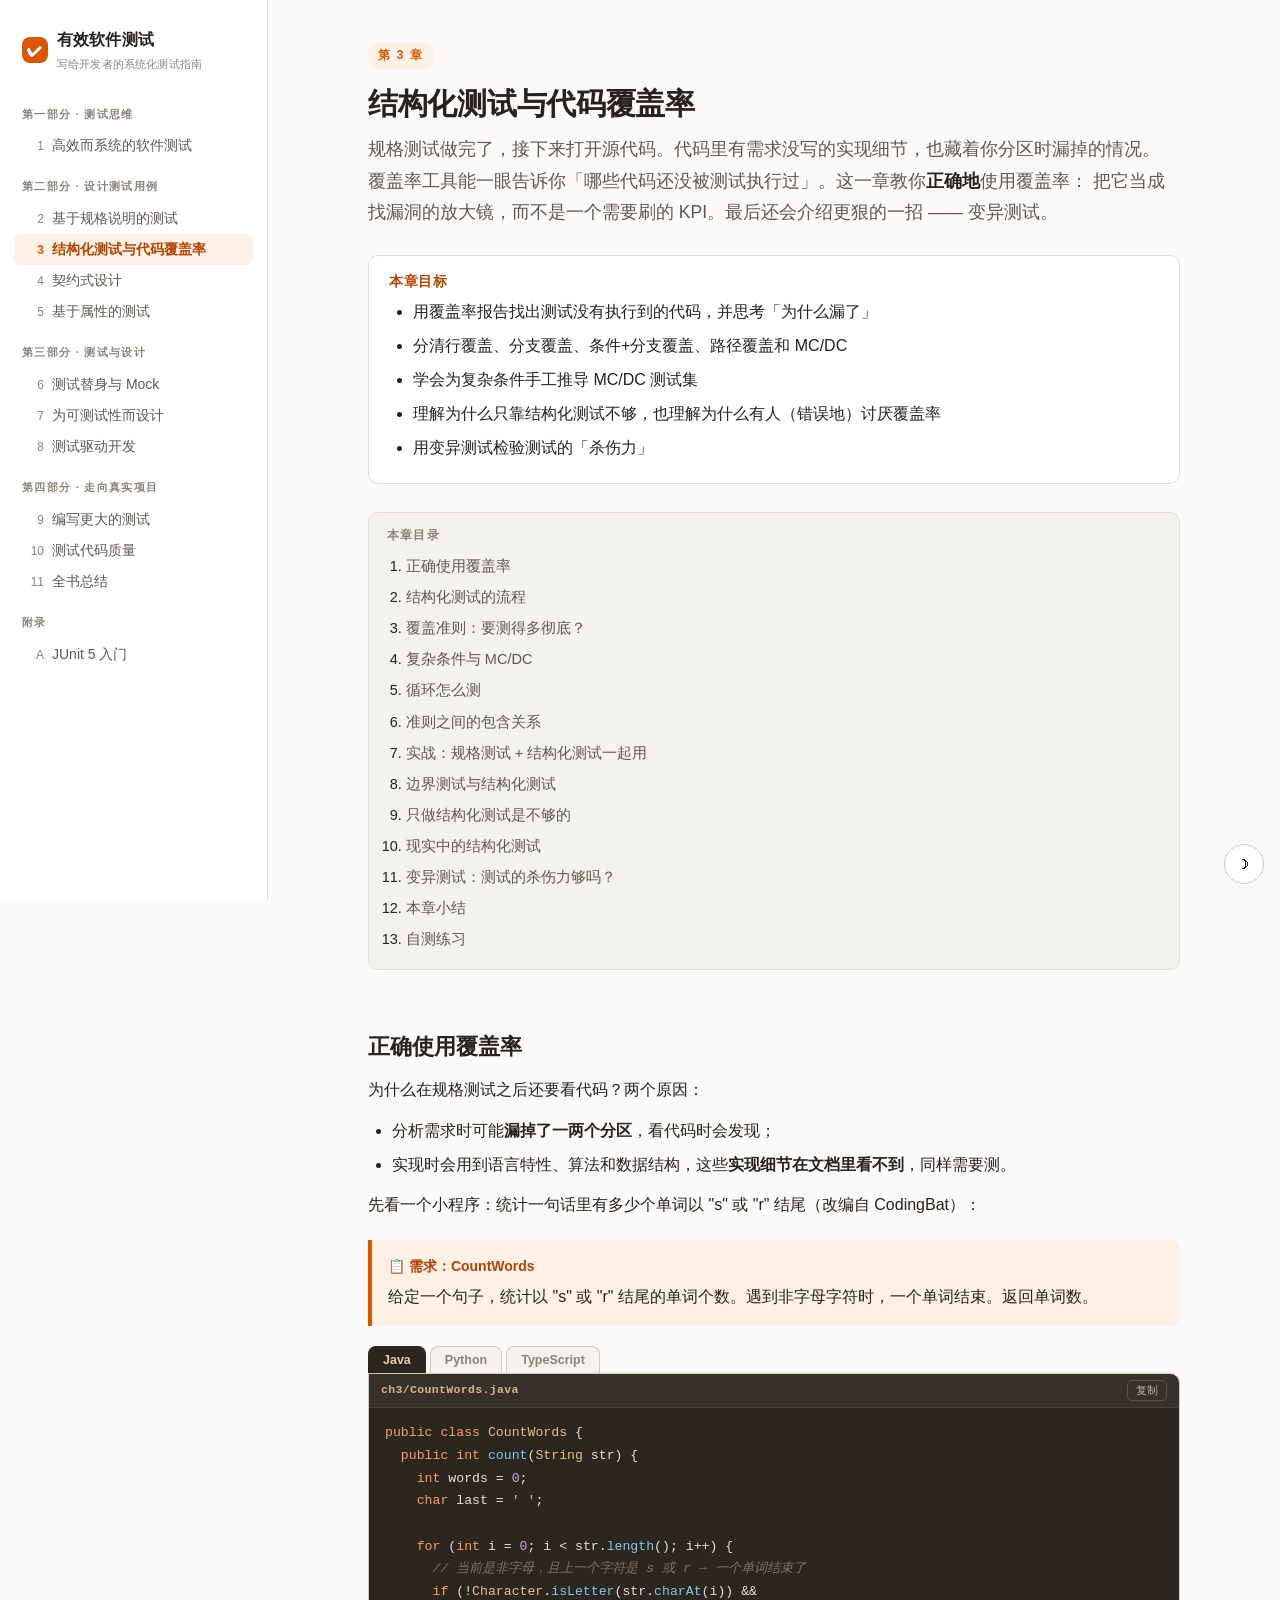
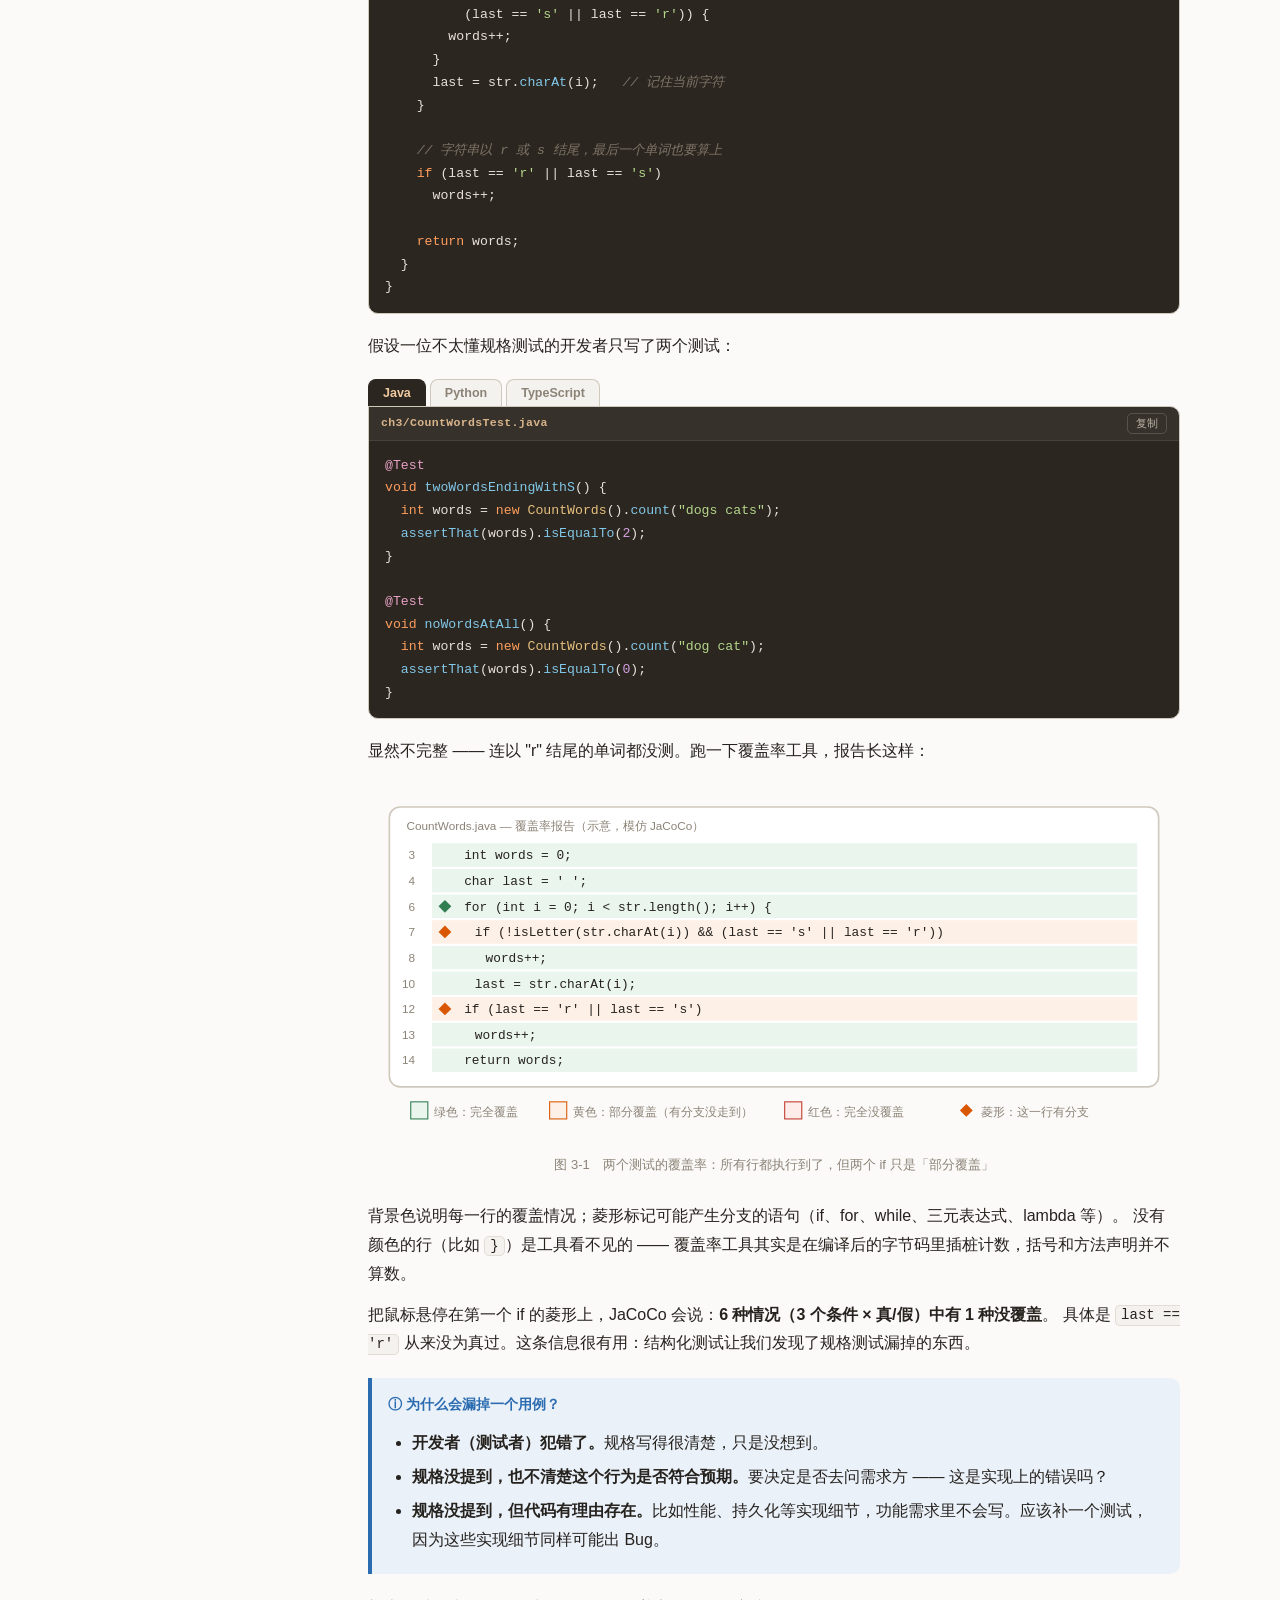
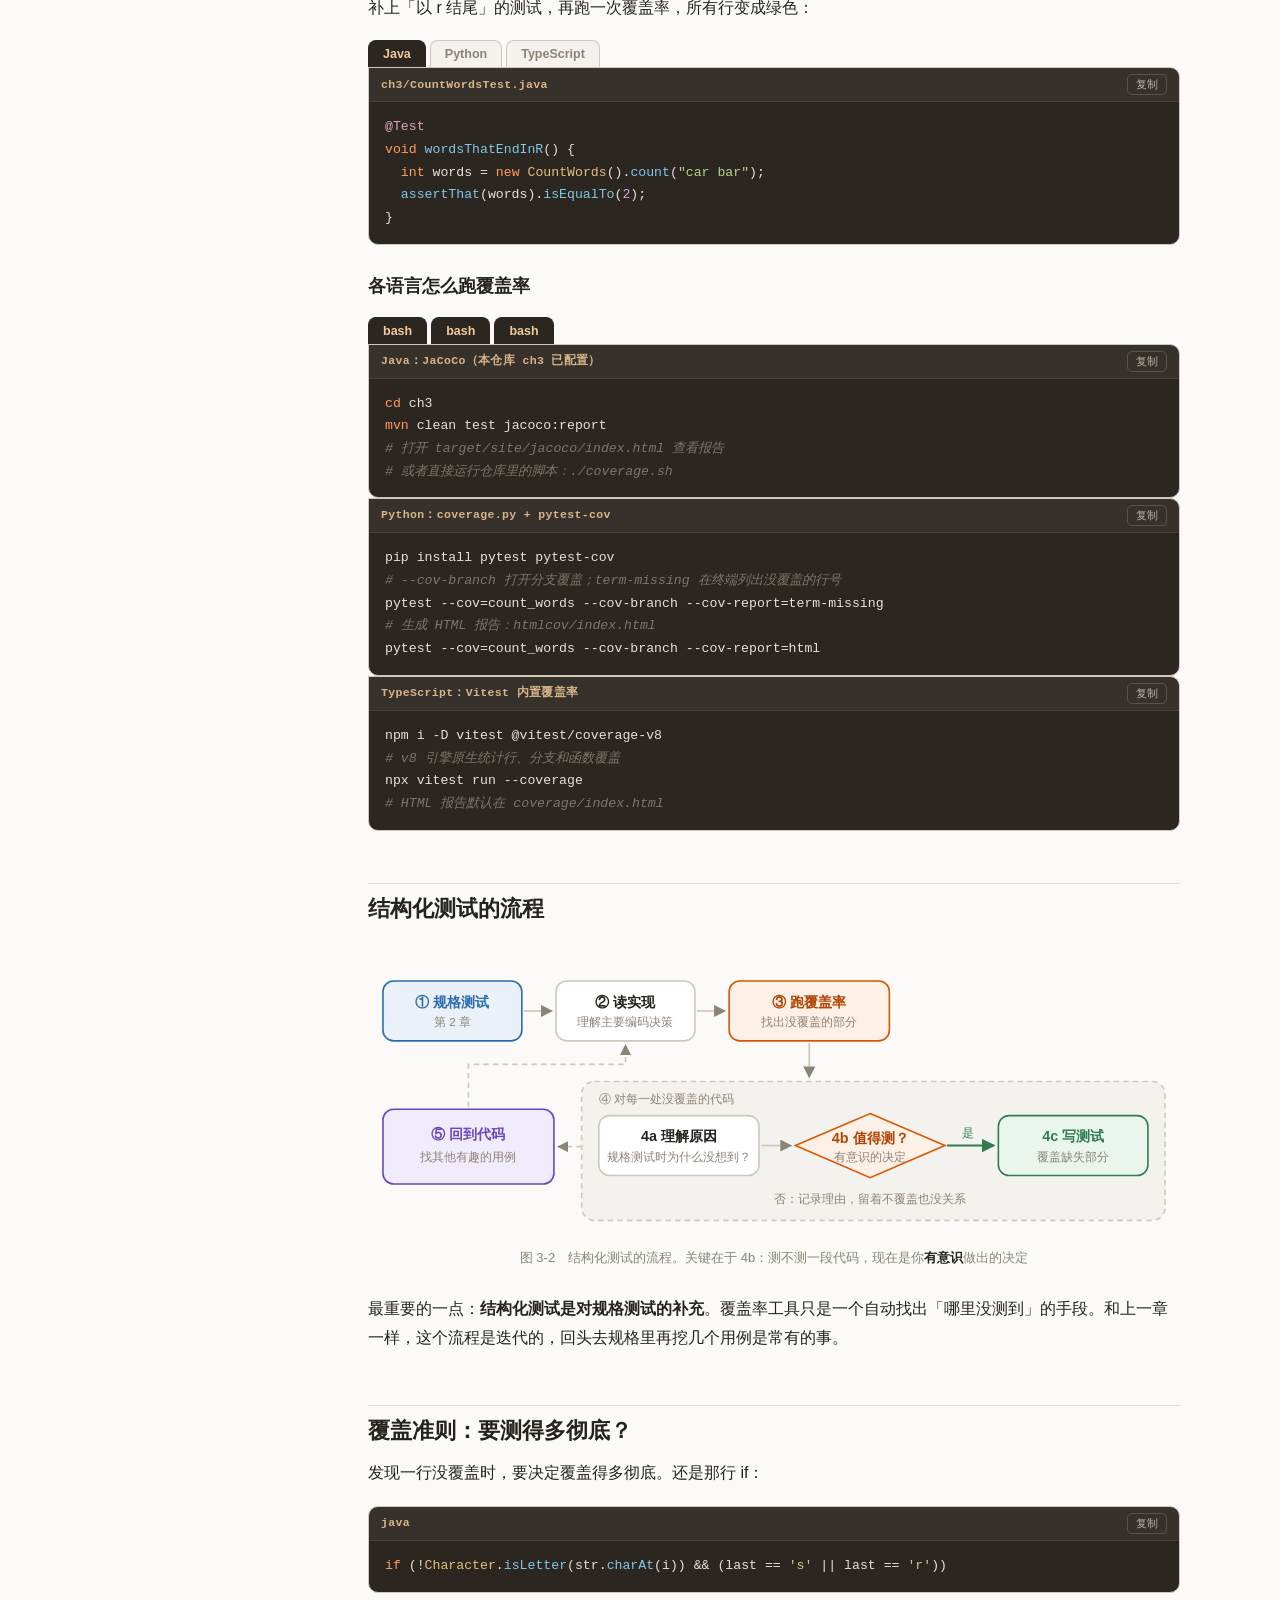
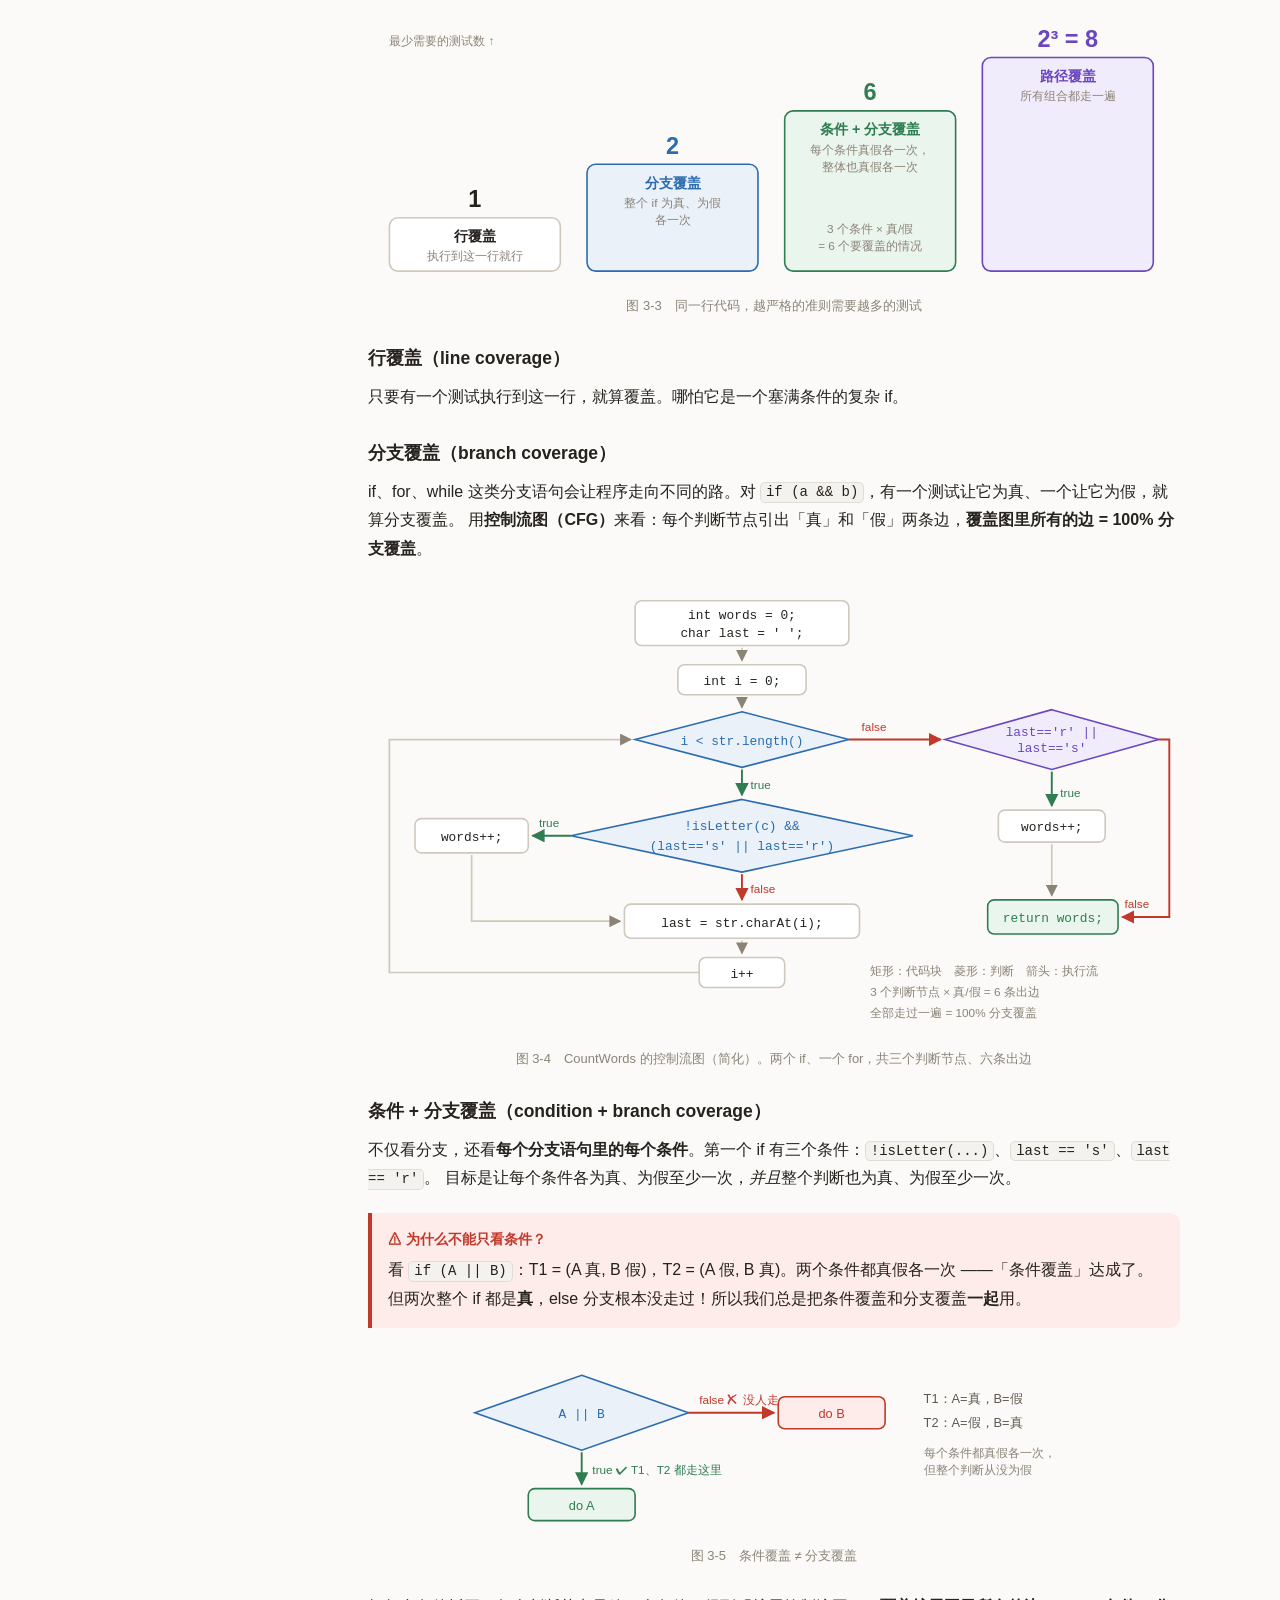
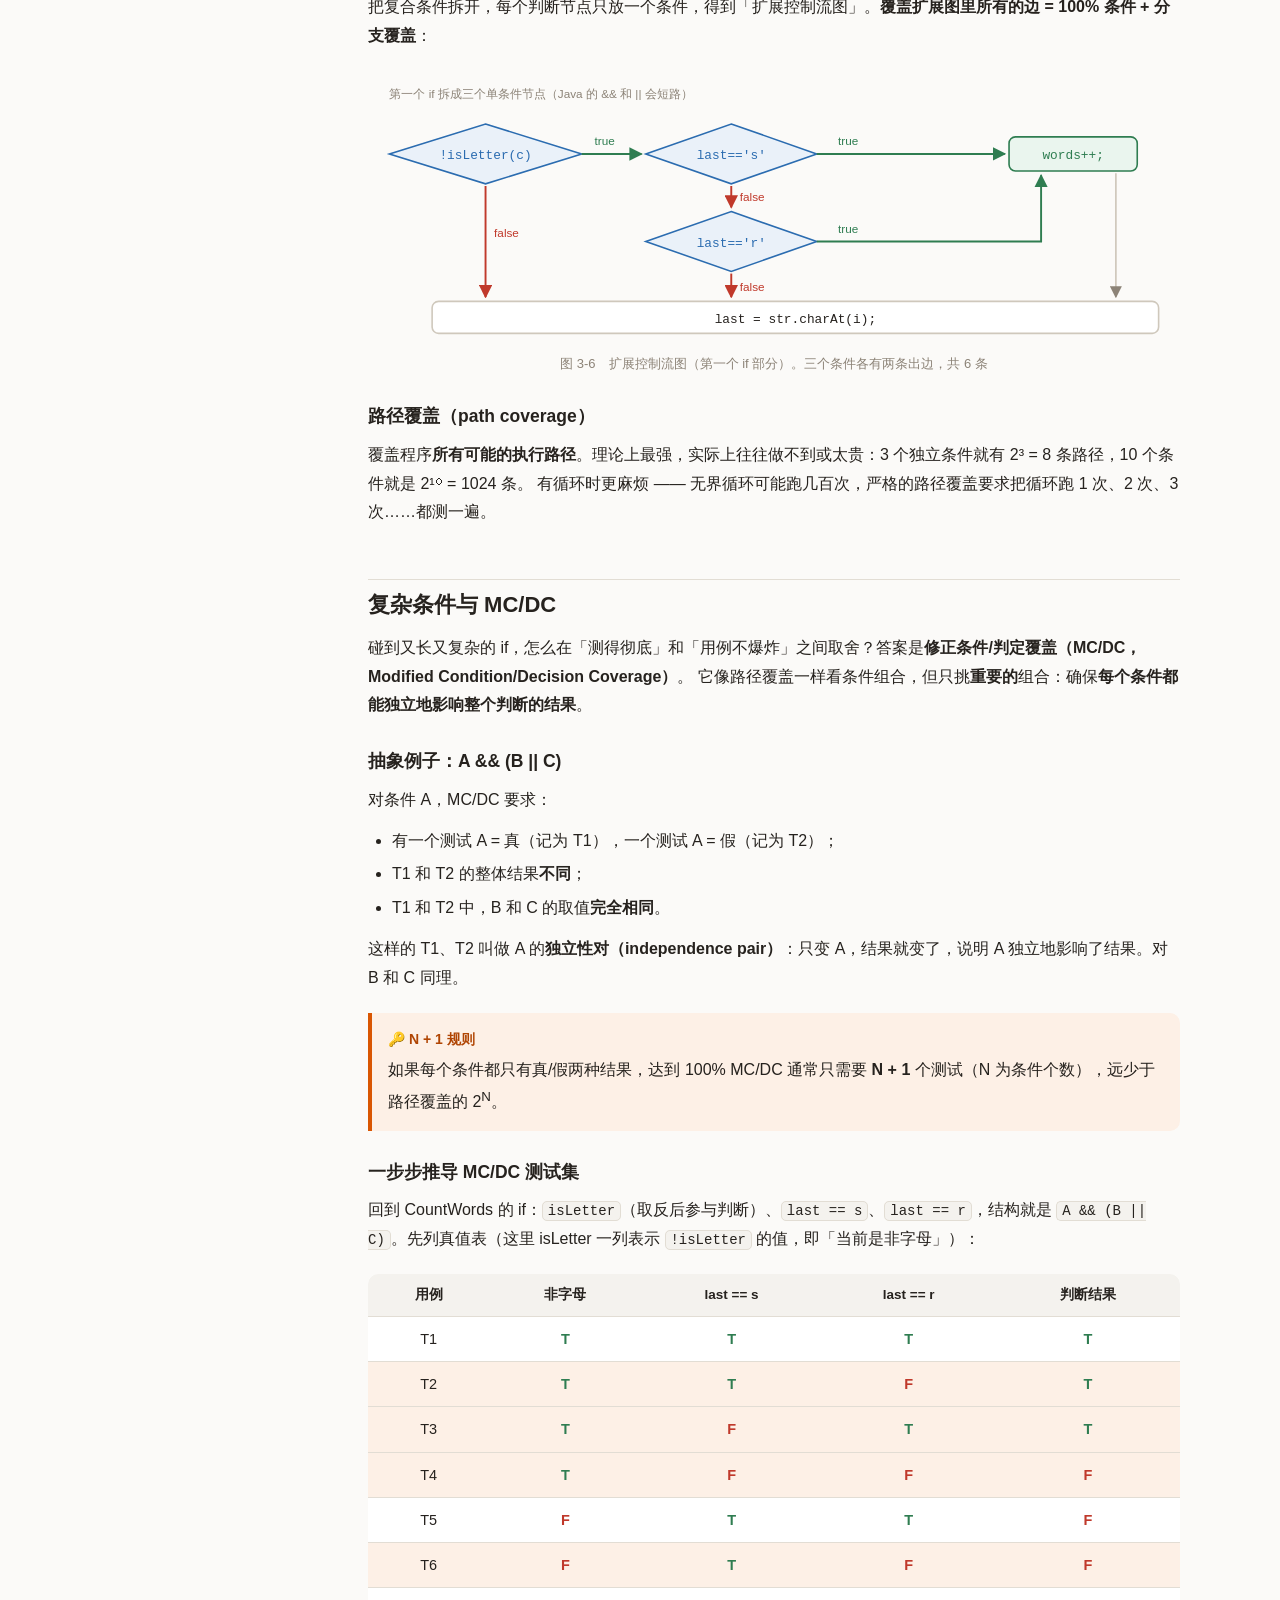
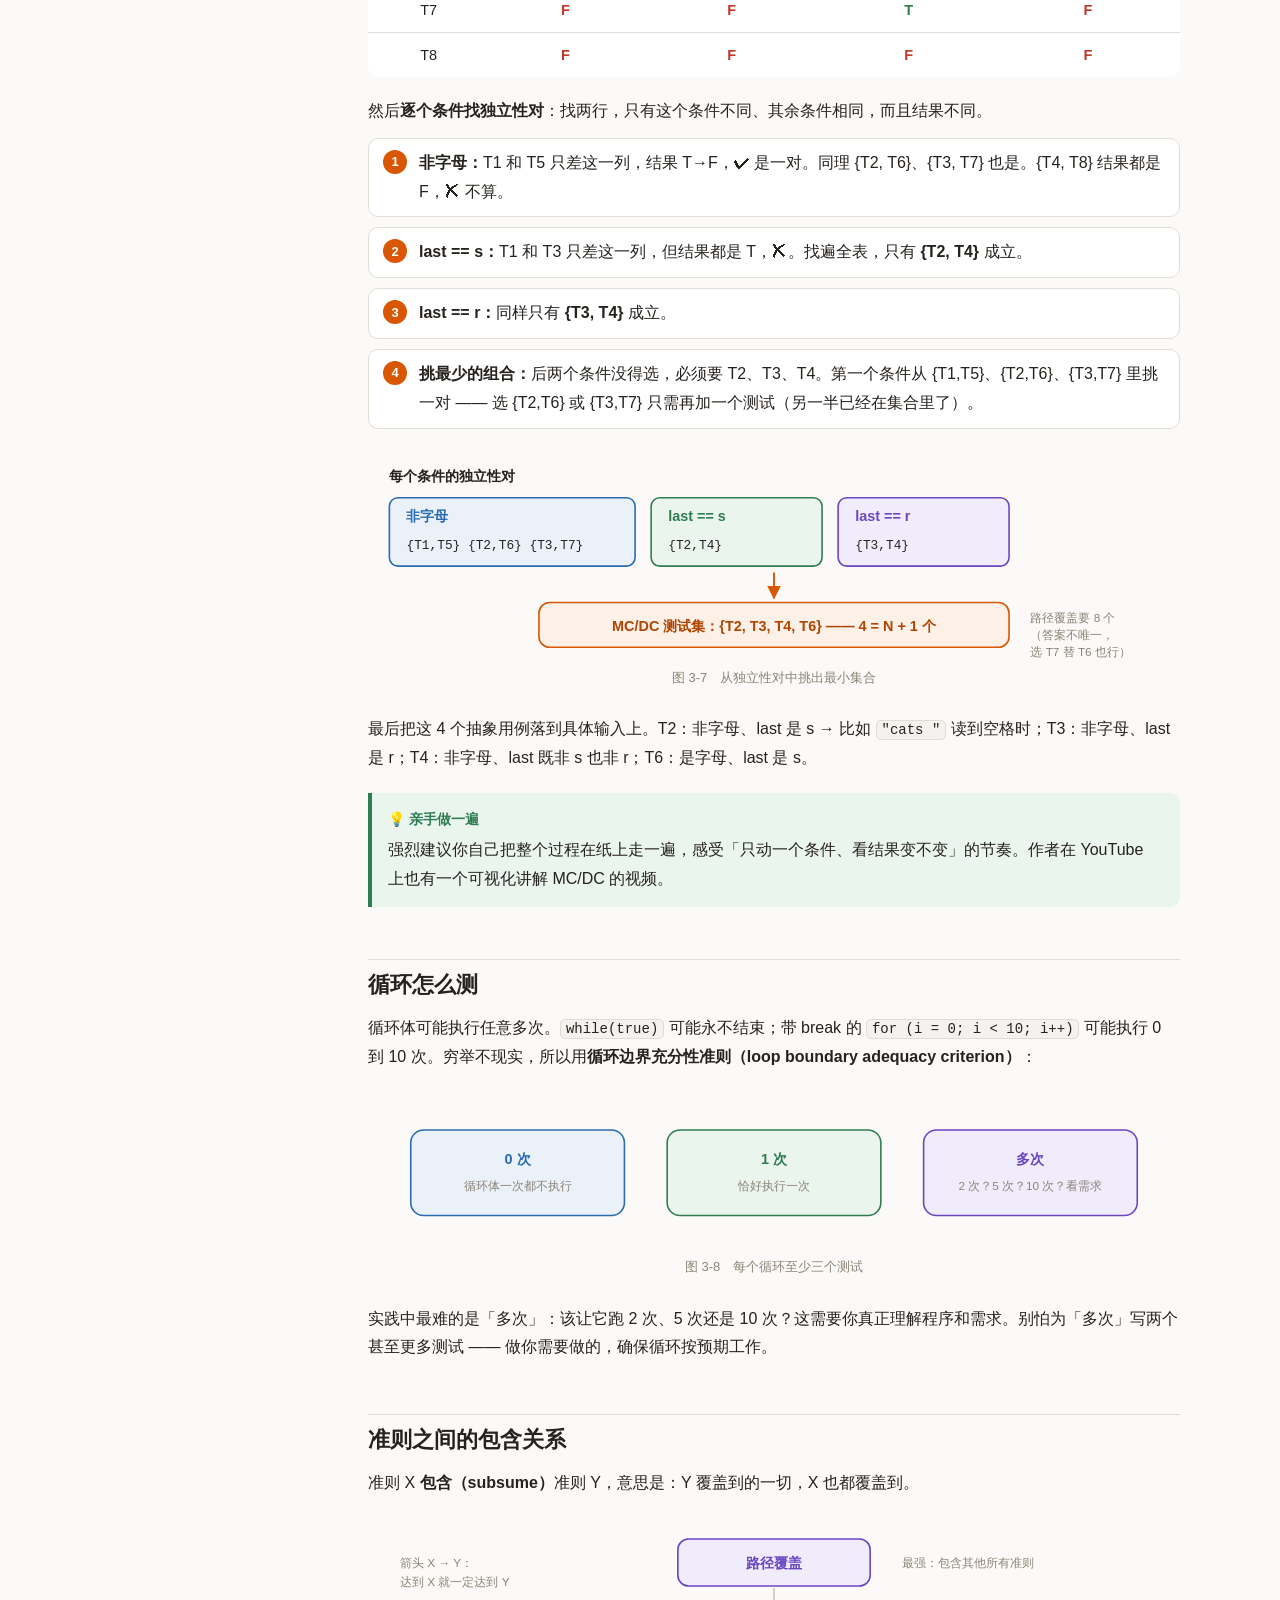
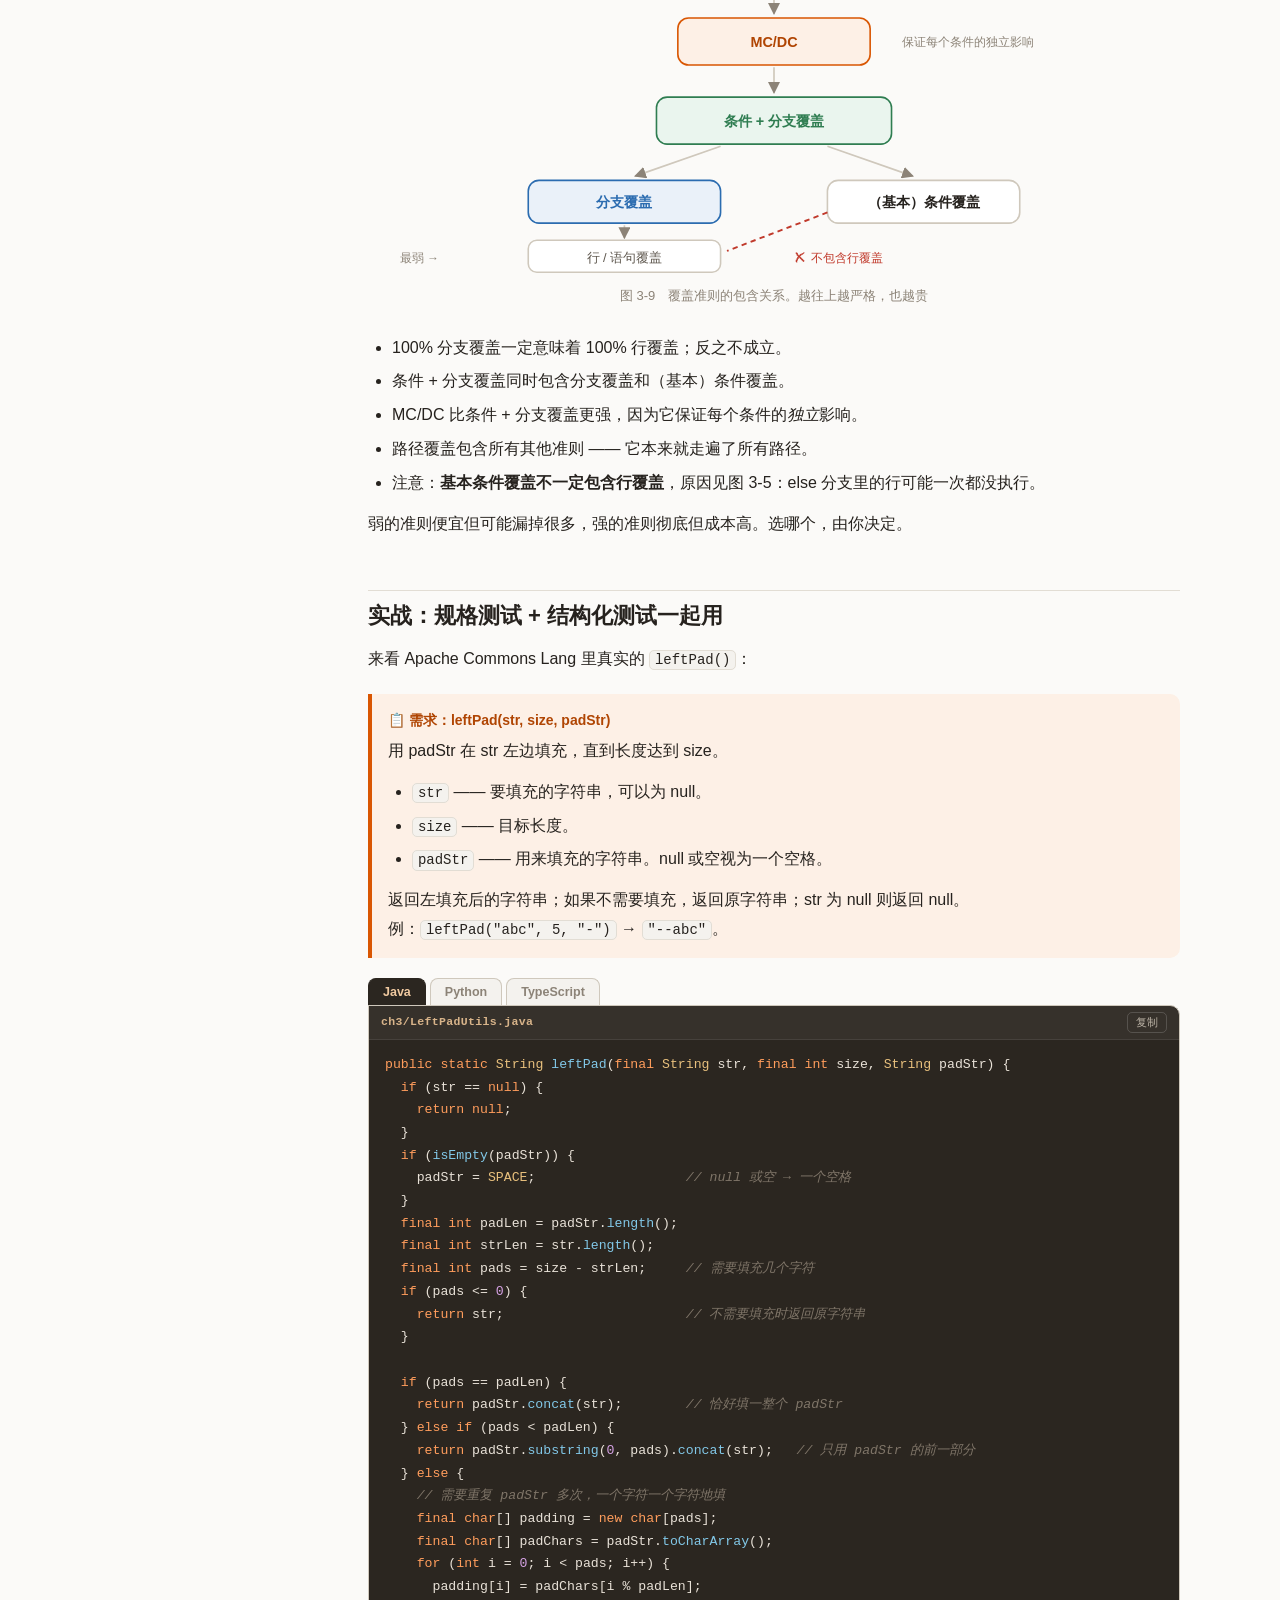
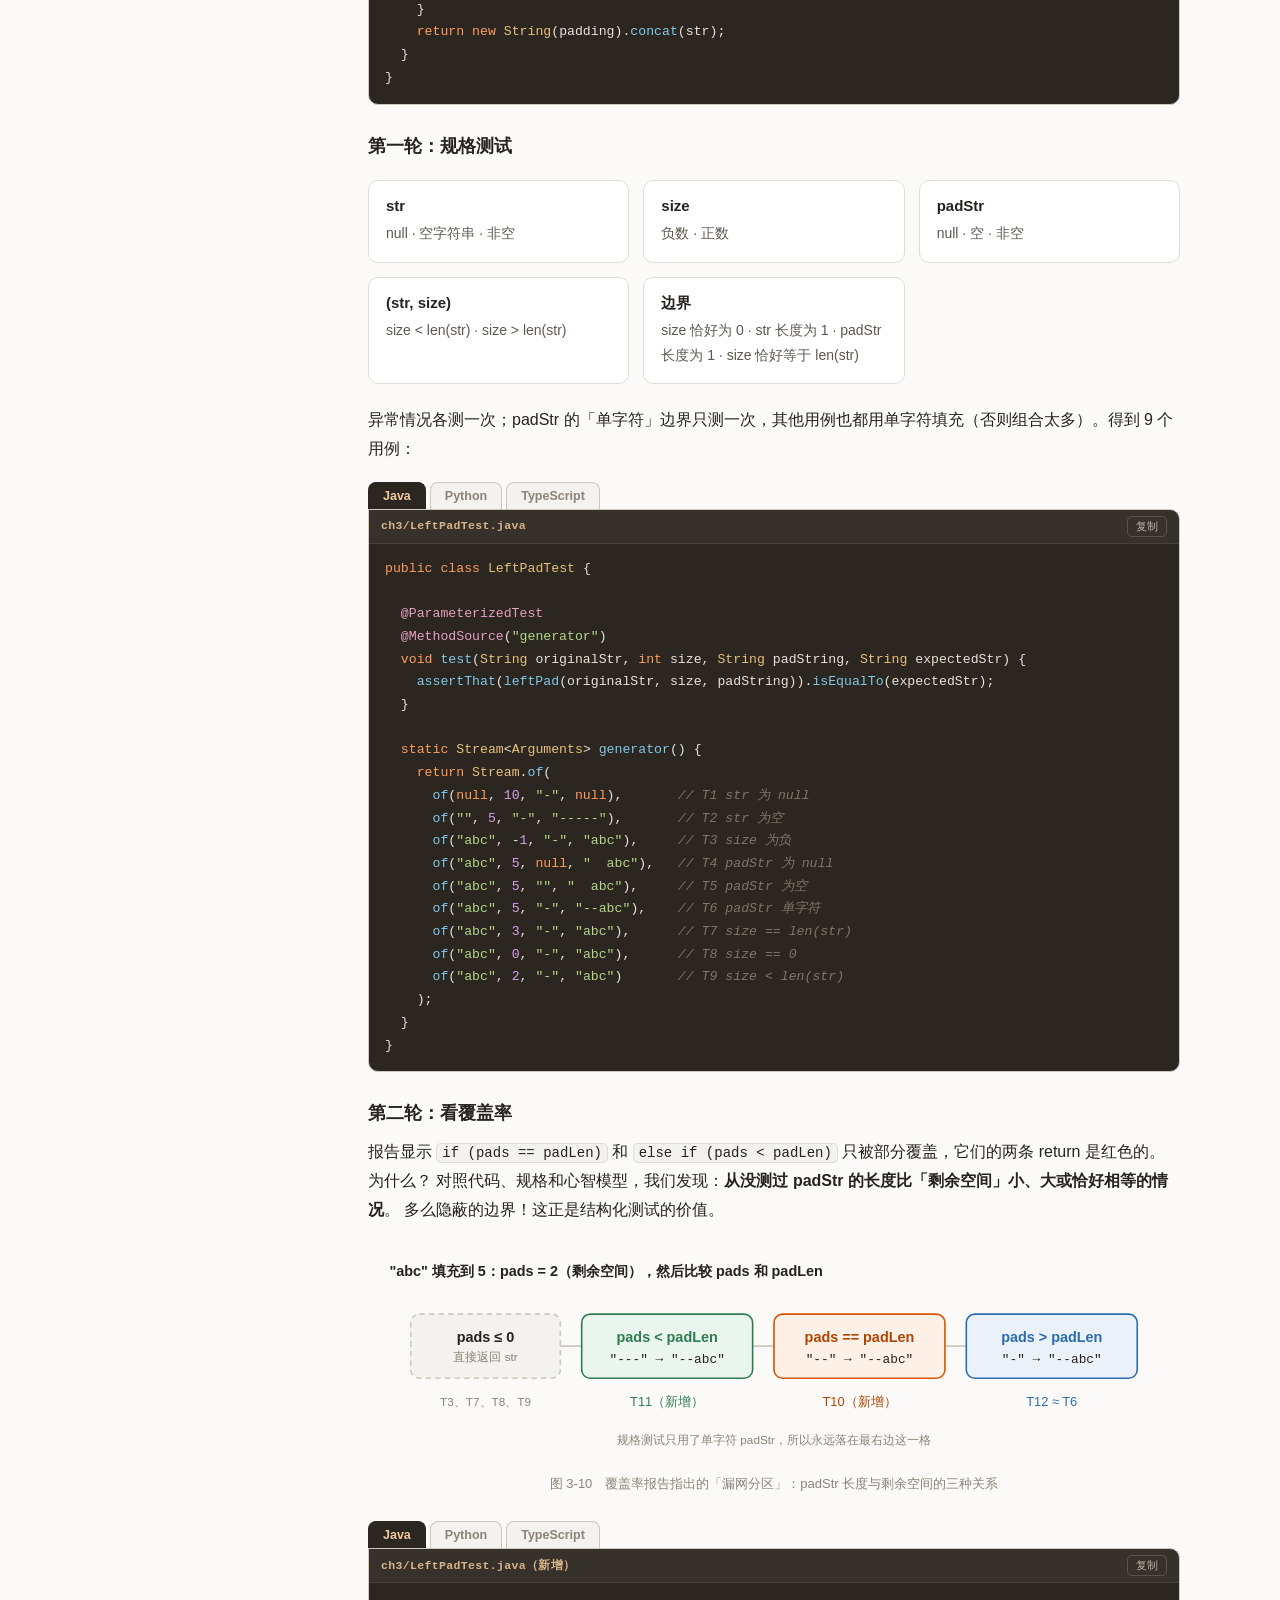
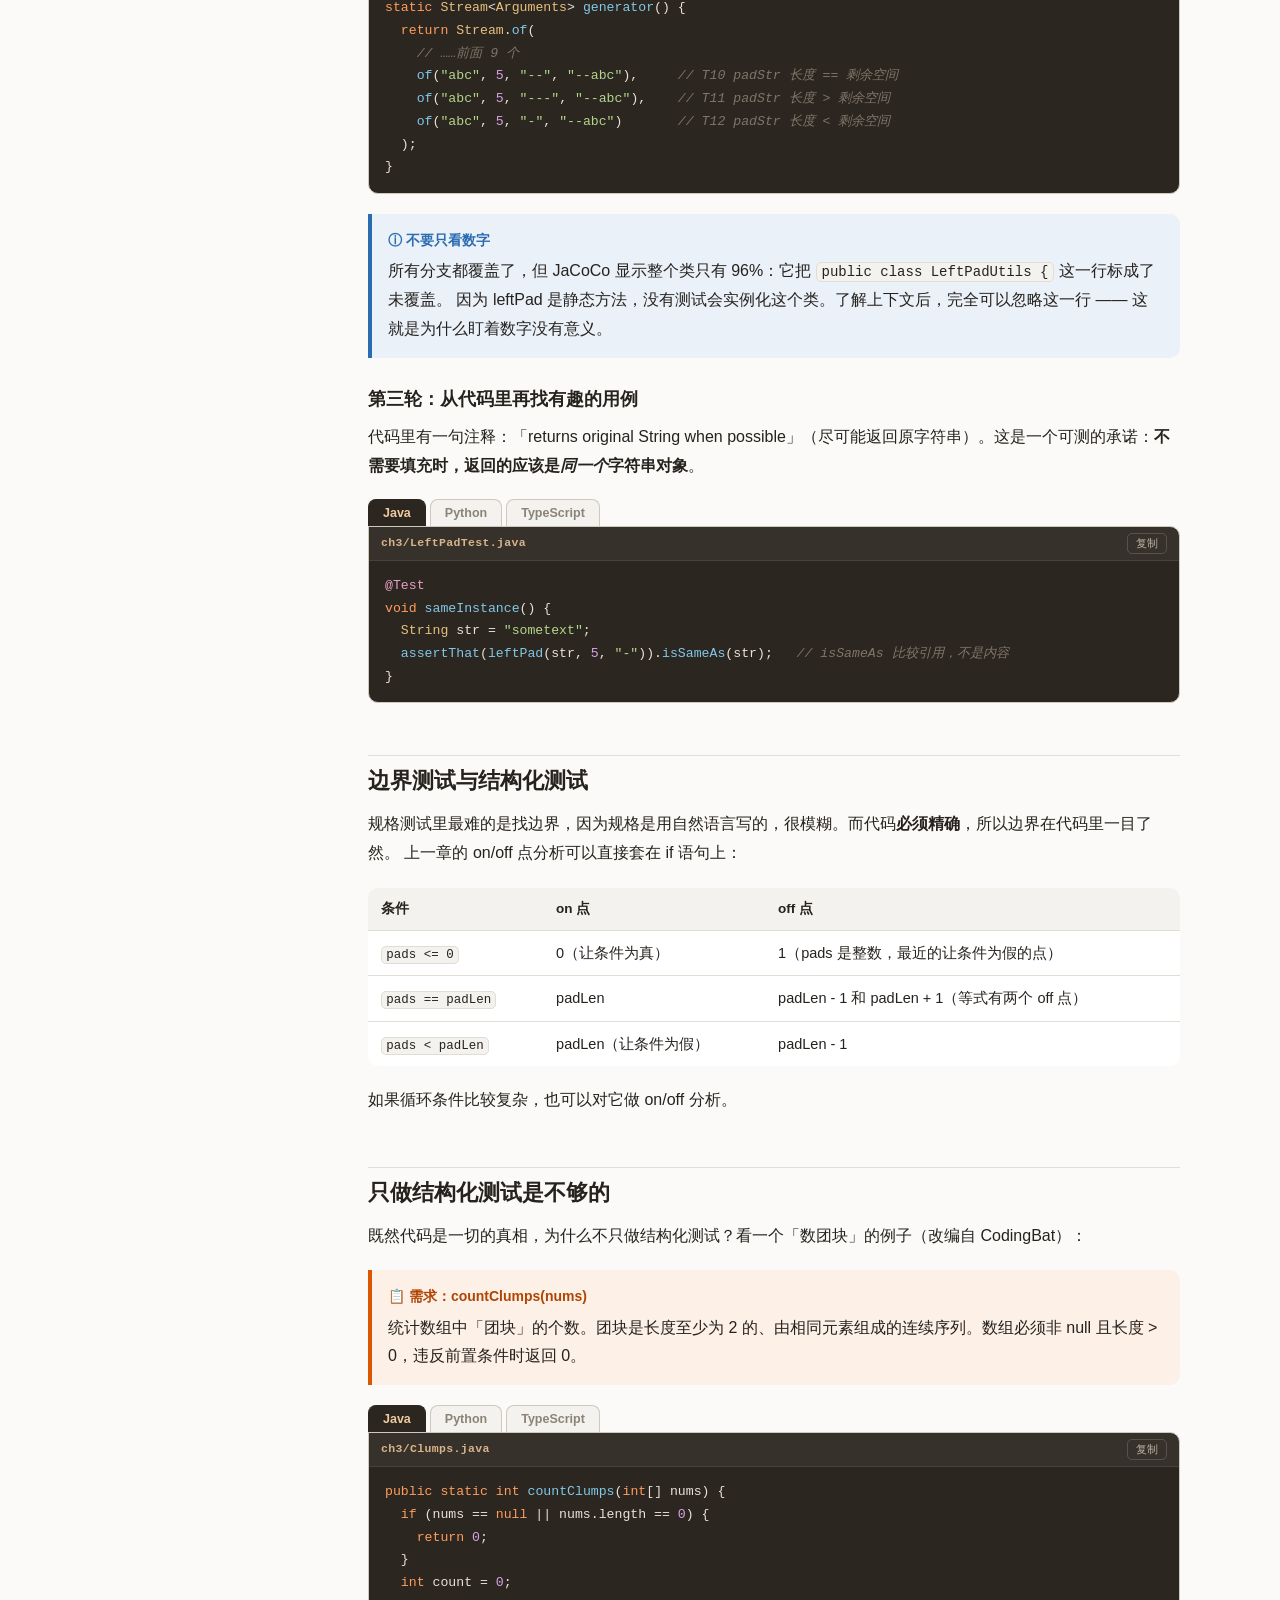
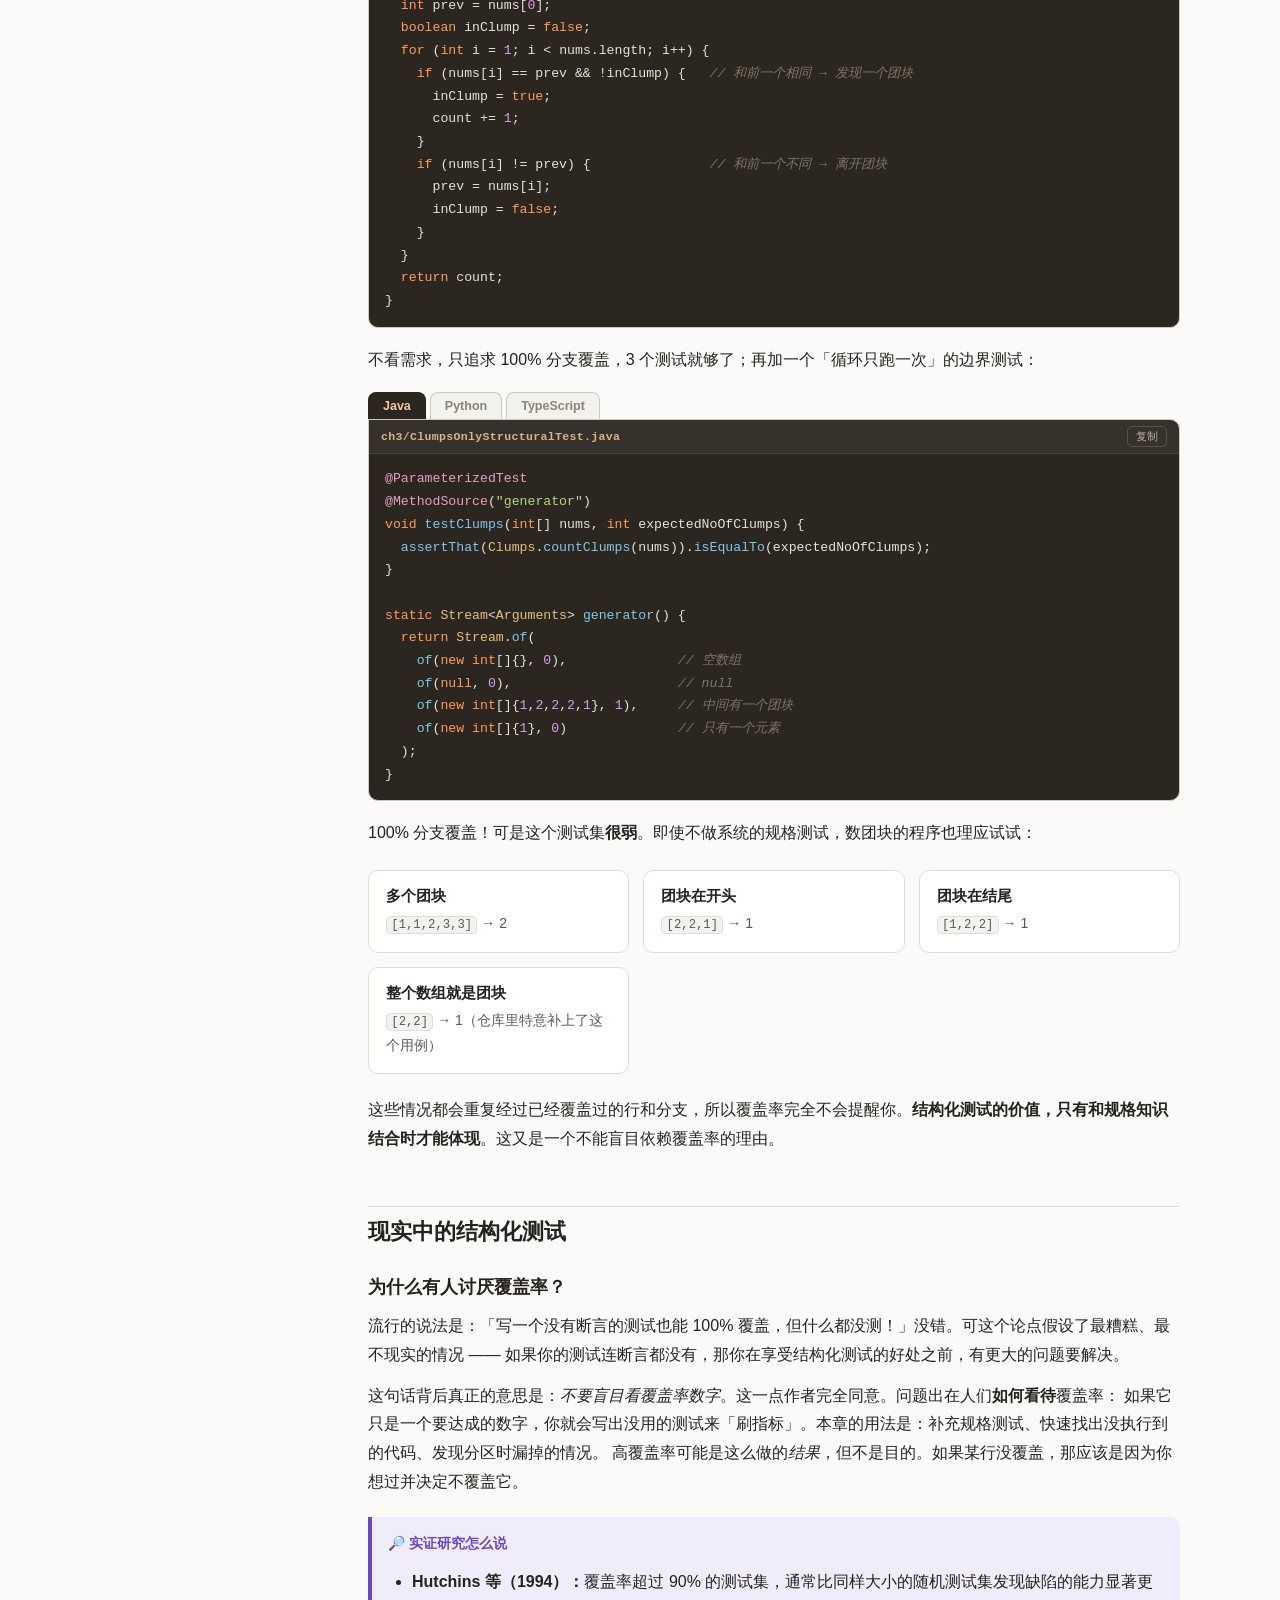
<file: docs/ch03.html>
<!doctype html>
<html lang="zh-CN">
<head>
<meta charset="utf-8">
<meta name="viewport" content="width=device-width,initial-scale=1">
<title>第 3 章 · 结构化测试与代码覆盖率 — 有效软件测试</title>
<link rel="stylesheet" href="assets/style.css">
<style>
  .tt td, .tt th { text-align: center; }
  .tt .T { color: var(--green); font-weight: 700; }
  .tt .F { color: var(--red); font-weight: 700; }
  .tt tr.pick td { background: var(--accent-bg); }
</style>
</head>
<body data-chapter="3">
<div id="app">
<aside id="sidebar"></aside>
<main>

<span class="chapter-eyebrow">第 3 章</span>
<h1>结构化测试与代码覆盖率</h1>
<p class="lede">
  规格测试做完了，接下来打开源代码。代码里有需求没写的实现细节，也藏着你分区时漏掉的情况。
  覆盖率工具能一眼告诉你「哪些代码还没被测试执行过」。这一章教你<strong>正确地</strong>使用覆盖率：
  把它当成找漏洞的放大镜，而不是一个需要刷的 KPI。最后还会介绍更狠的一招 —— 变异测试。
</p>

<div class="goals">
  <h4>本章目标</h4>
  <ul>
    <li>用覆盖率报告找出测试没有执行到的代码，并思考「为什么漏了」</li>
    <li>分清行覆盖、分支覆盖、条件+分支覆盖、路径覆盖和 MC/DC</li>
    <li>学会为复杂条件手工推导 MC/DC 测试集</li>
    <li>理解为什么只靠结构化测试不够，也理解为什么有人（错误地）讨厌覆盖率</li>
    <li>用变异测试检验测试的「杀伤力」</li>
  </ul>
</div>

<div id="chapter-toc"></div>

<h2 id="right-way">正确使用覆盖率</h2>

<p>为什么在规格测试之后还要看代码？两个原因：</p>
<ul>
  <li>分析需求时可能<strong>漏掉了一两个分区</strong>，看代码时会发现；</li>
  <li>实现时会用到语言特性、算法和数据结构，这些<strong>实现细节在文档里看不到</strong>，同样需要测。</li>
</ul>

<p>先看一个小程序：统计一句话里有多少个单词以 "s" 或 "r" 结尾（改编自 CodingBat）：</p>

<div class="box key">
  <div class="t">&#128203; 需求：CountWords</div>
  <p>给定一个句子，统计以 "s" 或 "r" 结尾的单词个数。遇到非字母字符时，一个单词结束。返回单词数。</p>
</div>

<div class="langs">
<div class="code" data-lang="java" data-file="ch3/CountWords.java"><pre>
public class CountWords {
  public int count(String str) {
    int words = 0;
    char last = ' ';

    for (int i = 0; i &lt; str.length(); i++) {
      // 当前是非字母，且上一个字符是 s 或 r → 一个单词结束了
      if (!Character.isLetter(str.charAt(i)) &amp;&amp;
          (last == 's' || last == 'r')) {
        words++;
      }
      last = str.charAt(i);   // 记住当前字符
    }

    // 字符串以 r 或 s 结尾，最后一个单词也要算上
    if (last == 'r' || last == 's')
      words++;

    return words;
  }
}
</pre></div>
<div class="code" data-lang="python" data-file="count_words.py"><pre>
def count_words(s: str) -&gt; int:
    words = 0
    last = " "

    for ch in s:
        # 当前是非字母，且上一个字符是 s 或 r → 一个单词结束了
        if not ch.isalpha() and (last == "s" or last == "r"):
            words += 1
        last = ch                 # 记住当前字符

    # 字符串以 r 或 s 结尾，最后一个单词也要算上
    if last == "r" or last == "s":
        words += 1

    return words
</pre></div>
<div class="code" data-lang="ts" data-file="countWords.ts"><pre>
const isLetter = (ch: string) =&gt; /\p{L}/u.test(ch);

export function countWords(str: string): number {
  let words = 0;
  let last = " ";

  for (const ch of str) {
    // 当前是非字母，且上一个字符是 s 或 r → 一个单词结束了
    if (!isLetter(ch) &amp;&amp; (last === "s" || last === "r")) {
      words++;
    }
    last = ch;                    // 记住当前字符
  }

  // 字符串以 r 或 s 结尾，最后一个单词也要算上
  if (last === "r" || last === "s") words++;

  return words;
}
</pre></div>
</div>

<p>假设一位不太懂规格测试的开发者只写了两个测试：</p>

<div class="langs">
<div class="code" data-lang="java" data-file="ch3/CountWordsTest.java"><pre>
@Test
void twoWordsEndingWithS() {
  int words = new CountWords().count("dogs cats");
  assertThat(words).isEqualTo(2);
}

@Test
void noWordsAtAll() {
  int words = new CountWords().count("dog cat");
  assertThat(words).isEqualTo(0);
}
</pre></div>
<div class="code" data-lang="python" data-file="test_count_words.py"><pre>
from count_words import count_words

def test_two_words_ending_with_s():
    assert count_words("dogs cats") == 2

def test_no_words_at_all():
    assert count_words("dog cat") == 0
</pre></div>
<div class="code" data-lang="ts" data-file="countWords.test.ts"><pre>
import { test, expect } from "vitest";
import { countWords } from "./countWords";

test("two words ending with s", () =&gt; {
  expect(countWords("dogs cats")).toBe(2);
});

test("no words at all", () =&gt; {
  expect(countWords("dog cat")).toBe(0);
});
</pre></div>
</div>

<p>显然不完整 —— 连以 "r" 结尾的单词都没测。跑一下覆盖率工具，报告长这样：</p>

<figure>
<svg class="dgm" viewBox="0 0 760 330" role="img" aria-label="覆盖率报告示意：两个 if 行部分覆盖（黄色），其他行全覆盖（绿色）">
  <rect class="bx" x="20" y="14" width="720" height="262" rx="10"/>
  <text class="sm" x="36" y="36">CountWords.java — 覆盖率报告（示意，模仿 JaCoCo）</text>

  <rect x="60" y="48" width="660" height="22" style="fill:var(--green-bg)"/>
  <text class="sm" x="44" y="63" text-anchor="end">3</text><text class="mono" x="90" y="63">int words = 0;</text>
  <rect x="60" y="72" width="660" height="22" style="fill:var(--green-bg)"/>
  <text class="sm" x="44" y="87" text-anchor="end">4</text><text class="mono" x="90" y="87">char last = ' ';</text>
  <rect x="60" y="96" width="660" height="22" style="fill:var(--green-bg)"/>
  <text class="sm" x="44" y="111" text-anchor="end">6</text><text class="mono" x="90" y="111">for (int i = 0; i &lt; str.length(); i++) {</text>
  <polygon points="72,101 78,107 72,113 66,107" style="fill:var(--green)"/>
  <rect x="60" y="120" width="660" height="22" style="fill:var(--accent-bg)"/>
  <text class="sm" x="44" y="135" text-anchor="end">7</text><text class="mono" x="100" y="135">if (!isLetter(str.charAt(i)) &amp;&amp; (last == 's' || last == 'r'))</text>
  <polygon points="72,125 78,131 72,137 66,131" style="fill:var(--accent)"/>
  <rect x="60" y="144" width="660" height="22" style="fill:var(--green-bg)"/>
  <text class="sm" x="44" y="159" text-anchor="end">8</text><text class="mono" x="110" y="159">words++;</text>
  <rect x="60" y="168" width="660" height="22" style="fill:var(--green-bg)"/>
  <text class="sm" x="44" y="183" text-anchor="end">10</text><text class="mono" x="100" y="183">last = str.charAt(i);</text>
  <rect x="60" y="192" width="660" height="22" style="fill:var(--accent-bg)"/>
  <text class="sm" x="44" y="207" text-anchor="end">12</text><text class="mono" x="90" y="207">if (last == 'r' || last == 's')</text>
  <polygon points="72,197 78,203 72,209 66,203" style="fill:var(--accent)"/>
  <rect x="60" y="216" width="660" height="22" style="fill:var(--green-bg)"/>
  <text class="sm" x="44" y="231" text-anchor="end">13</text><text class="mono" x="100" y="231">words++;</text>
  <rect x="60" y="240" width="660" height="22" style="fill:var(--green-bg)"/>
  <text class="sm" x="44" y="255" text-anchor="end">14</text><text class="mono" x="90" y="255">return words;</text>

  <rect x="40" y="290" width="16" height="16" style="fill:var(--green-bg);stroke:var(--green)"/>
  <text class="sm" x="62" y="303">绿色：完全覆盖</text>
  <rect x="170" y="290" width="16" height="16" style="fill:var(--accent-bg);stroke:var(--accent)"/>
  <text class="sm" x="192" y="303">黄色：部分覆盖（有分支没走到）</text>
  <rect x="390" y="290" width="16" height="16" style="fill:var(--red-bg);stroke:var(--red)"/>
  <text class="sm" x="412" y="303">红色：完全没覆盖</text>
  <polygon points="560,292 566,298 560,304 554,298" style="fill:var(--accent)"/>
  <text class="sm" x="574" y="303">菱形：这一行有分支</text>
</svg>
<figcaption>图 3-1　两个测试的覆盖率：所有行都执行到了，但两个 if 只是「部分覆盖」</figcaption>
</figure>

<p>
  背景色说明每一行的覆盖情况；菱形标记可能产生分支的语句（if、for、while、三元表达式、lambda 等）。
  没有颜色的行（比如 <code>}</code>）是工具看不见的 —— 覆盖率工具其实是在编译后的字节码里插桩计数，括号和方法声明并不算数。
</p>

<p>
  把鼠标悬停在第一个 if 的菱形上，JaCoCo 会说：<strong>6 种情况（3 个条件 × 真/假）中有 1 种没覆盖</strong>。
  具体是 <code>last == 'r'</code> 从来没为真过。这条信息很有用：结构化测试让我们发现了规格测试漏掉的东西。
</p>

<div class="box note">
  <div class="t">&#9432; 为什么会漏掉一个用例？</div>
  <ul>
    <li><strong>开发者（测试者）犯错了。</strong>规格写得很清楚，只是没想到。</li>
    <li><strong>规格没提到，也不清楚这个行为是否符合预期。</strong>要决定是否去问需求方 —— 这是实现上的错误吗？</li>
    <li><strong>规格没提到，但代码有理由存在。</strong>比如性能、持久化等实现细节，功能需求里不会写。应该补一个测试，因为这些实现细节同样可能出 Bug。</li>
  </ul>
</div>

<p>补上「以 r 结尾」的测试，再跑一次覆盖率，所有行变成绿色：</p>

<div class="langs">
<div class="code" data-lang="java" data-file="ch3/CountWordsTest.java"><pre>
@Test
void wordsThatEndInR() {
  int words = new CountWords().count("car bar");
  assertThat(words).isEqualTo(2);
}
</pre></div>
<div class="code" data-lang="python" data-file="test_count_words.py"><pre>
def test_words_that_end_in_r():
    assert count_words("car bar") == 2
</pre></div>
<div class="code" data-lang="ts" data-file="countWords.test.ts"><pre>
test("words that end in r", () =&gt; {
  expect(countWords("car bar")).toBe(2);
});
</pre></div>
</div>

<h3>各语言怎么跑覆盖率</h3>

<div class="langs">
<div class="code" data-lang="bash" data-file="Java：JaCoCo（本仓库 ch3 已配置）"><pre>
cd ch3
mvn clean test jacoco:report
# 打开 target/site/jacoco/index.html 查看报告
# 或者直接运行仓库里的脚本：./coverage.sh
</pre></div>
<div class="code" data-lang="bash" data-file="Python：coverage.py + pytest-cov"><pre>
pip install pytest pytest-cov
# --cov-branch 打开分支覆盖；term-missing 在终端列出没覆盖的行号
pytest --cov=count_words --cov-branch --cov-report=term-missing
# 生成 HTML 报告：htmlcov/index.html
pytest --cov=count_words --cov-branch --cov-report=html
</pre></div>
<div class="code" data-lang="bash" data-file="TypeScript：Vitest 内置覆盖率"><pre>
npm i -D vitest @vitest/coverage-v8
# v8 引擎原生统计行、分支和函数覆盖
npx vitest run --coverage
# HTML 报告默认在 coverage/index.html
</pre></div>
</div>

<h2 id="nutshell">结构化测试的流程</h2>

<figure>
<svg class="dgm" viewBox="0 0 760 270" role="img" aria-label="结构化测试流程：先做规格测试，读实现，找出未覆盖代码，理解原因，决定是否测试，写测试，再找其他有趣情况">
  <rect class="bx-b" x="14" y="30" width="130" height="56" rx="10"/>
  <text class="ttl on-b" x="79" y="54" text-anchor="middle">① 规格测试</text>
  <text class="sm" x="79" y="72" text-anchor="middle">第 2 章</text>
  <path class="ln" d="M146 58 H172" marker-end="url(#ar)"/>
  <rect class="bx" x="176" y="30" width="130" height="56" rx="10"/>
  <text class="ttl" x="241" y="54" text-anchor="middle">② 读实现</text>
  <text class="sm" x="241" y="72" text-anchor="middle">理解主要编码决策</text>
  <path class="ln" d="M308 58 H334" marker-end="url(#ar)"/>
  <rect class="bx-a" x="338" y="30" width="150" height="56" rx="10"/>
  <text class="ttl on-a" x="413" y="54" text-anchor="middle">③ 跑覆盖率</text>
  <text class="sm" x="413" y="72" text-anchor="middle">找出没覆盖的部分</text>

  <path class="ln" d="M413 88 V120" marker-end="url(#ar)"/>
  <rect class="bx-d" x="200" y="124" width="546" height="130" rx="12"/>
  <text class="sm" x="216" y="144">④ 对每一处没覆盖的代码</text>
  <rect class="bx" x="216" y="156" width="150" height="56" rx="10"/>
  <text class="ttl" x="291" y="180" text-anchor="middle">4a 理解原因</text>
  <text class="sm" x="291" y="198" text-anchor="middle">规格测试时为什么没想到？</text>
  <path class="ln" d="M368 184 H396" marker-end="url(#ar)"/>
  <polygon points="470,154 540,184 470,214 400,184" class="bx-a"/>
  <text class="ttl on-a" x="470" y="182" text-anchor="middle">4b 值得测？</text>
  <text class="sm" x="470" y="198" text-anchor="middle">有意识的决定</text>
  <path class="ln-g" d="M542 184 H586" marker-end="url(#ar-g)"/>
  <text class="sm on-g" x="562" y="176" text-anchor="middle">是</text>
  <rect class="bx-g" x="590" y="156" width="140" height="56" rx="10"/>
  <text class="ttl on-g" x="660" y="180" text-anchor="middle">4c 写测试</text>
  <text class="sm" x="660" y="198" text-anchor="middle">覆盖缺失部分</text>
  <text class="sm" x="470" y="238" text-anchor="middle">否：记录理由，留着不覆盖也没关系</text>

  <rect class="bx-p" x="14" y="150" width="160" height="70" rx="10"/>
  <text class="ttl on-p" x="94" y="178" text-anchor="middle">⑤ 回到代码</text>
  <text class="sm" x="94" y="198" text-anchor="middle">找其他有趣的用例</text>
  <path class="ln-d" d="M200 185 H178" marker-end="url(#ar)"/>
  <path class="ln-d" d="M94 148 V108 H241 V90" marker-end="url(#ar)"/>
</svg>
<figcaption>图 3-2　结构化测试的流程。关键在于 4b：测不测一段代码，现在是你<strong>有意识</strong>做出的决定</figcaption>
</figure>

<p>最重要的一点：<strong>结构化测试是对规格测试的补充</strong>。覆盖率工具只是一个自动找出「哪里没测到」的手段。和上一章一样，这个流程是迭代的，回头去规格里再挖几个用例是常有的事。</p>

<h2 id="criteria">覆盖准则：要测得多彻底？</h2>

<p>发现一行没覆盖时，要决定覆盖得多彻底。还是那行 if：</p>

<div class="code" data-lang="java"><pre>
if (!Character.isLetter(str.charAt(i)) &amp;&amp; (last == 's' || last == 'r'))
</pre></div>

<figure>
<svg class="dgm" viewBox="0 0 760 250" role="img" aria-label="同一个 if，四种覆盖准则需要的测试数：行 1 个、分支 2 个、条件+分支 6 个、路径 8 个">
  <rect class="bx" x="20" y="186" width="160" height="50" rx="8"/>
  <text class="ttl" x="100" y="208" text-anchor="middle">行覆盖</text>
  <text class="sm" x="100" y="226" text-anchor="middle">执行到这一行就行</text>
  <rect class="bx-b" x="205" y="136" width="160" height="100" rx="8"/>
  <text class="ttl on-b" x="285" y="158" text-anchor="middle">分支覆盖</text>
  <text class="sm" x="285" y="176" text-anchor="middle">整个 if 为真、为假</text>
  <text class="sm" x="285" y="192" text-anchor="middle">各一次</text>
  <rect class="bx-g" x="390" y="86" width="160" height="150" rx="8"/>
  <text class="ttl on-g" x="470" y="108" text-anchor="middle">条件 + 分支覆盖</text>
  <text class="sm" x="470" y="126" text-anchor="middle">每个条件真假各一次，</text>
  <text class="sm" x="470" y="142" text-anchor="middle">整体也真假各一次</text>
  <rect class="bx-p" x="575" y="36" width="160" height="200" rx="8"/>
  <text class="ttl on-p" x="655" y="58" text-anchor="middle">路径覆盖</text>
  <text class="sm" x="655" y="76" text-anchor="middle">所有组合都走一遍</text>
  <text class="ttl" x="100" y="176" text-anchor="middle" style="font-size:22px">1</text>
  <text class="ttl on-b" x="285" y="126" text-anchor="middle" style="font-size:22px">2</text>
  <text class="ttl on-g" x="470" y="76" text-anchor="middle" style="font-size:22px">6</text>
  <text class="ttl on-p" x="655" y="26" text-anchor="middle" style="font-size:22px">2³ = 8</text>
  <text class="sm" x="20" y="24">最少需要的测试数 ↑</text>
  <text class="sm" x="470" y="200" text-anchor="middle">3 个条件 × 真/假</text>
  <text class="sm" x="470" y="216" text-anchor="middle">= 6 个要覆盖的情况</text>
</svg>
<figcaption>图 3-3　同一行代码，越严格的准则需要越多的测试</figcaption>
</figure>

<h3>行覆盖（line coverage）</h3>
<p>只要有一个测试执行到这一行，就算覆盖。哪怕它是一个塞满条件的复杂 if。</p>

<h3>分支覆盖（branch coverage）</h3>
<p>
  if、for、while 这类分支语句会让程序走向不同的路。对 <code>if (a &amp;&amp; b)</code>，有一个测试让它为真、一个让它为假，就算分支覆盖。
  用<strong>控制流图（CFG）</strong>来看：每个判断节点引出「真」和「假」两条边，<strong>覆盖图里所有的边 = 100% 分支覆盖</strong>。
</p>

<figure>
<svg class="dgm" viewBox="0 0 760 420" role="img" aria-label="CountWords 的控制流图">
  <rect class="bx" x="250" y="10" width="200" height="42" rx="6"/>
  <text class="mono" x="350" y="27" text-anchor="middle">int words = 0;</text>
  <text class="mono" x="350" y="44" text-anchor="middle">char last = ' ';</text>
  <path class="ln" d="M350 54 V66" marker-end="url(#ar)"/>
  <rect class="bx" x="290" y="70" width="120" height="28" rx="6"/>
  <text class="mono" x="350" y="89" text-anchor="middle">int i = 0;</text>
  <path class="ln" d="M350 100 V110" marker-end="url(#ar)"/>
  <polygon points="350,114 450,140 350,166 250,140" class="bx-b"/>
  <text class="mono on-b" x="350" y="145" text-anchor="middle">i &lt; str.length()</text>

  <path class="ln-g" d="M350 168 V192" marker-end="url(#ar-g)"/>
  <text class="sm on-g" x="358" y="186">true</text>
  <polygon points="350,196 510,230 350,264 190,230" class="bx-b"/>
  <text class="mono on-b" x="350" y="225" text-anchor="middle">!isLetter(c) &amp;&amp;</text>
  <text class="mono on-b" x="350" y="243" text-anchor="middle">(last=='s' || last=='r')</text>

  <path class="ln-g" d="M190 230 H154" marker-end="url(#ar-g)"/>
  <text class="sm on-g" x="160" y="222">true</text>
  <rect class="bx" x="44" y="214" width="106" height="32" rx="6"/>
  <text class="mono" x="97" y="235" text-anchor="middle">words++;</text>
  <path class="ln" d="M97 248 V310 H236" marker-end="url(#ar)"/>

  <path class="ln-r" d="M350 266 V290" marker-end="url(#ar-r)"/>
  <text class="sm on-r" x="358" y="284">false</text>
  <rect class="bx" x="240" y="294" width="220" height="32" rx="6"/>
  <text class="mono" x="350" y="315" text-anchor="middle">last = str.charAt(i);</text>
  <path class="ln" d="M350 328 V340" marker-end="url(#ar)"/>
  <rect class="bx" x="310" y="344" width="80" height="28" rx="6"/>
  <text class="mono" x="350" y="363" text-anchor="middle">i++</text>
  <path class="ln" d="M310 358 H20 V140 H246" marker-end="url(#ar)"/>

  <path class="ln-r" d="M450 140 H536" marker-end="url(#ar-r)"/>
  <text class="sm on-r" x="462" y="132">false</text>
  <polygon points="640,112 740,140 640,168 540,140" class="bx-p"/>
  <text class="mono on-p" x="640" y="137" text-anchor="middle">last=='r' ||</text>
  <text class="mono on-p" x="640" y="152" text-anchor="middle">last=='s'</text>
  <path class="ln-g" d="M640 170 V202" marker-end="url(#ar-g)"/>
  <text class="sm on-g" x="648" y="194">true</text>
  <rect class="bx" x="590" y="206" width="100" height="30" rx="6"/>
  <text class="mono" x="640" y="226" text-anchor="middle">words++;</text>
  <path class="ln" d="M640 238 V286" marker-end="url(#ar)"/>
  <path class="ln-r" d="M740 140 H750 V306 H706" marker-end="url(#ar-r)"/>
  <text class="sm on-r" x="708" y="298">false</text>
  <rect class="bx-g" x="580" y="290" width="122" height="32" rx="6"/>
  <text class="mono on-g" x="641" y="311" text-anchor="middle">return words;</text>

  <text class="sm" x="470" y="360">矩形：代码块　菱形：判断　箭头：执行流</text>
  <text class="sm" x="470" y="380">3 个判断节点 × 真/假 = 6 条出边</text>
  <text class="sm" x="470" y="400">全部走过一遍 = 100% 分支覆盖</text>
</svg>
<figcaption>图 3-4　CountWords 的控制流图（简化）。两个 if、一个 for，共三个判断节点、六条出边</figcaption>
</figure>

<h3>条件 + 分支覆盖（condition + branch coverage）</h3>
<p>
  不仅看分支，还看<strong>每个分支语句里的每个条件</strong>。第一个 if 有三个条件：<code>!isLetter(...)</code>、<code>last == 's'</code>、<code>last == 'r'</code>。
  目标是让每个条件各为真、为假至少一次，<em>并且</em>整个判断也为真、为假至少一次。
</p>

<div class="box warn">
  <div class="t">&#9888; 为什么不能只看条件？</div>
  <p>
    看 <code>if (A || B)</code>：T1 = (A 真, B 假)，T2 = (A 假, B 真)。两个条件都真假各一次 ——「条件覆盖」达成了。
    但两次整个 if 都是<strong>真</strong>，else 分支根本没走过！所以我们总是把条件覆盖和分支覆盖<strong>一起</strong>用。
  </p>
</div>

<figure>
<svg class="dgm" viewBox="0 0 760 170" role="img" aria-label="只满足条件覆盖时，if(A||B) 的 false 分支可能从未执行">
  <polygon points="200,20 300,55 200,90 100,55" class="bx-b"/>
  <text class="mono on-b" x="200" y="60" text-anchor="middle">A || B</text>
  <path class="ln-g" d="M200 92 V122" marker-end="url(#ar-g)"/>
  <text class="sm on-g" x="210" y="112">true ✔ T1、T2 都走这里</text>
  <rect class="bx-g" x="150" y="126" width="100" height="30" rx="6"/><text class="lbl on-g" x="200" y="146" text-anchor="middle">do A</text>
  <path class="ln-r" d="M300 55 H380" marker-end="url(#ar-r)"/>
  <text class="sm on-r" x="310" y="47">false ✘ 没人走</text>
  <rect class="bx-r" x="384" y="40" width="100" height="30" rx="6"/><text class="lbl on-r" x="434" y="60" text-anchor="middle">do B</text>
  <text class="lbl" x="520" y="46">T1：A=真，B=假</text>
  <text class="lbl" x="520" y="68">T2：A=假，B=真</text>
  <text class="sm" x="520" y="96">每个条件都真假各一次，</text>
  <text class="sm" x="520" y="112">但整个判断从没为假</text>
</svg>
<figcaption>图 3-5　条件覆盖 ≠ 分支覆盖</figcaption>
</figure>

<p>把复合条件拆开，每个判断节点只放一个条件，得到「扩展控制流图」。<strong>覆盖扩展图里所有的边 = 100% 条件 + 分支覆盖</strong>：</p>

<figure>
<svg class="dgm" viewBox="0 0 760 250" role="img" aria-label="扩展控制流图：复合条件拆成三个单条件判断节点">
  <text class="sm" x="20" y="20">第一个 if 拆成三个单条件节点（Java 的 &amp;&amp; 和 || 会短路）</text>
  <polygon points="110,44 200,72 110,100 20,72" class="bx-b"/>
  <text class="mono on-b" x="110" y="77" text-anchor="middle">!isLetter(c)</text>
  <path class="ln-g" d="M200 72 H256" marker-end="url(#ar-g)"/>
  <text class="sm on-g" x="212" y="64">true</text>
  <polygon points="340,44 420,72 340,100 260,72" class="bx-b"/>
  <text class="mono on-b" x="340" y="77" text-anchor="middle">last=='s'</text>
  <path class="ln-g" d="M420 72 H596" marker-end="url(#ar-g)"/>
  <text class="sm on-g" x="440" y="64">true</text>
  <path class="ln-r" d="M340 102 V122" marker-end="url(#ar-r)"/>
  <text class="sm on-r" x="348" y="116">false</text>
  <polygon points="340,126 420,154 340,182 260,154" class="bx-b"/>
  <text class="mono on-b" x="340" y="159" text-anchor="middle">last=='r'</text>
  <path class="ln-g" d="M420 154 H630 V92" marker-end="url(#ar-g)"/>
  <text class="sm on-g" x="440" y="146">true</text>
  <rect class="bx-g" x="600" y="56" width="120" height="32" rx="6"/>
  <text class="mono on-g" x="660" y="77" text-anchor="middle">words++;</text>
  <path class="ln" d="M700 90 V206" marker-end="url(#ar)"/>

  <path class="ln-r" d="M110 102 V206" marker-end="url(#ar-r)"/>
  <text class="sm on-r" x="118" y="150">false</text>
  <path class="ln-r" d="M340 184 V206" marker-end="url(#ar-r)"/>
  <text class="sm on-r" x="348" y="200">false</text>
  <rect class="bx" x="60" y="210" width="680" height="30" rx="6"/>
  <text class="mono" x="400" y="230" text-anchor="middle">last = str.charAt(i);</text>
</svg>
<figcaption>图 3-6　扩展控制流图（第一个 if 部分）。三个条件各有两条出边，共 6 条</figcaption>
</figure>

<h3>路径覆盖（path coverage）</h3>
<p>
  覆盖程序<strong>所有可能的执行路径</strong>。理论上最强，实际上往往做不到或太贵：3 个独立条件就有 2³ = 8 条路径，10 个条件就是 2¹⁰ = 1024 条。
  有循环时更麻烦 —— 无界循环可能跑几百次，严格的路径覆盖要求把循环跑 1 次、2 次、3 次……都测一遍。
</p>

<h2 id="mcdc">复杂条件与 MC/DC</h2>

<p>
  碰到又长又复杂的 if，怎么在「测得彻底」和「用例不爆炸」之间取舍？答案是<strong>修正条件/判定覆盖（MC/DC，Modified Condition/Decision Coverage）</strong>。
  它像路径覆盖一样看条件组合，但只挑<strong>重要的</strong>组合：确保<strong>每个条件都能独立地影响整个判断的结果</strong>。
</p>

<h3>抽象例子：A &amp;&amp; (B || C)</h3>
<p>对条件 A，MC/DC 要求：</p>
<ul>
  <li>有一个测试 A = 真（记为 T1），一个测试 A = 假（记为 T2）；</li>
  <li>T1 和 T2 的整体结果<strong>不同</strong>；</li>
  <li>T1 和 T2 中，B 和 C 的取值<strong>完全相同</strong>。</li>
</ul>
<p>这样的 T1、T2 叫做 A 的<strong>独立性对（independence pair）</strong>：只变 A，结果就变了，说明 A 独立地影响了结果。对 B 和 C 同理。</p>

<div class="box key">
  <div class="t">&#128273; N + 1 规则</div>
  <p>如果每个条件都只有真/假两种结果，达到 100% MC/DC 通常只需要 <strong>N + 1</strong> 个测试（N 为条件个数），远少于路径覆盖的 2<sup>N</sup>。</p>
</div>

<h3>一步步推导 MC/DC 测试集</h3>

<p>回到 CountWords 的 if：<code>isLetter</code>（取反后参与判断）、<code>last == s</code>、<code>last == r</code>，结构就是 <code>A &amp;&amp; (B || C)</code>。先列真值表（这里 isLetter 一列表示 <code>!isLetter</code> 的值，即「当前是非字母」）：</p>

<div class="tw">
<table class="tt">
  <tr><th>用例</th><th>非字母</th><th>last == s</th><th>last == r</th><th>判断结果</th></tr>
  <tr><td>T1</td><td class="T">T</td><td class="T">T</td><td class="T">T</td><td class="T">T</td></tr>
  <tr class="pick"><td>T2</td><td class="T">T</td><td class="T">T</td><td class="F">F</td><td class="T">T</td></tr>
  <tr class="pick"><td>T3</td><td class="T">T</td><td class="F">F</td><td class="T">T</td><td class="T">T</td></tr>
  <tr class="pick"><td>T4</td><td class="T">T</td><td class="F">F</td><td class="F">F</td><td class="F">F</td></tr>
  <tr><td>T5</td><td class="F">F</td><td class="T">T</td><td class="T">T</td><td class="F">F</td></tr>
  <tr class="pick"><td>T6</td><td class="F">F</td><td class="T">T</td><td class="F">F</td><td class="F">F</td></tr>
  <tr><td>T7</td><td class="F">F</td><td class="F">F</td><td class="T">T</td><td class="F">F</td></tr>
  <tr><td>T8</td><td class="F">F</td><td class="F">F</td><td class="F">F</td><td class="F">F</td></tr>
</table>
</div>

<p>然后<strong>逐个条件找独立性对</strong>：找两行，只有这个条件不同、其余条件相同，而且结果不同。</p>

<ol class="steps">
  <li><strong>非字母：</strong>T1 和 T5 只差这一列，结果 T→F，✔ 是一对。同理 {T2, T6}、{T3, T7} 也是。{T4, T8} 结果都是 F，✘ 不算。</li>
  <li><strong>last == s：</strong>T1 和 T3 只差这一列，但结果都是 T，✘。找遍全表，只有 <strong>{T2, T4}</strong> 成立。</li>
  <li><strong>last == r：</strong>同样只有 <strong>{T3, T4}</strong> 成立。</li>
  <li><strong>挑最少的组合：</strong>后两个条件没得选，必须要 T2、T3、T4。第一个条件从 {T1,T5}、{T2,T6}、{T3,T7} 里挑一对 —— 选 {T2,T6} 或 {T3,T7} 只需再加一个测试（另一半已经在集合里了）。</li>
</ol>

<figure>
<svg class="dgm" viewBox="0 0 760 190" role="img" aria-label="独立性对与最终选出的 MC/DC 测试集 T2 T3 T4 T6">
  <text class="ttl" x="20" y="24">每个条件的独立性对</text>
  <rect class="bx-b" x="20" y="40" width="230" height="64" rx="8"/>
  <text class="ttl on-b" x="36" y="62">非字母</text>
  <text class="mono" x="36" y="88">{T1,T5} {T2,T6} {T3,T7}</text>
  <rect class="bx-g" x="265" y="40" width="160" height="64" rx="8"/>
  <text class="ttl on-g" x="281" y="62">last == s</text>
  <text class="mono" x="281" y="88">{T2,T4}</text>
  <rect class="bx-p" x="440" y="40" width="160" height="64" rx="8"/>
  <text class="ttl on-p" x="456" y="62">last == r</text>
  <text class="mono" x="456" y="88">{T3,T4}</text>

  <path class="ln-a" d="M380 110 V134" marker-end="url(#ar-a)"/>
  <rect class="bx-a" x="160" y="138" width="440" height="42" rx="10"/>
  <text class="ttl on-a" x="380" y="165" text-anchor="middle">MC/DC 测试集：{T2, T3, T4, T6} —— 4 = N + 1 个</text>
  <text class="sm" x="620" y="156">路径覆盖要 8 个</text>
  <text class="sm" x="620" y="172">（答案不唯一，</text>
  <text class="sm" x="620" y="188">选 T7 替 T6 也行）</text>
</svg>
<figcaption>图 3-7　从独立性对中挑出最小集合</figcaption>
</figure>

<p>最后把这 4 个抽象用例落到具体输入上。T2：非字母、last 是 s → 比如 <code>"cats "</code> 读到空格时；T3：非字母、last 是 r；T4：非字母、last 既非 s 也非 r；T6：是字母、last 是 s。</p>

<div class="box tip">
  <div class="t">&#128161; 亲手做一遍</div>
  <p>强烈建议你自己把整个过程在纸上走一遍，感受「只动一个条件、看结果变不变」的节奏。作者在 YouTube 上也有一个可视化讲解 MC/DC 的视频。</p>
</div>

<h2 id="loops">循环怎么测</h2>

<p>循环体可能执行任意多次。<code>while(true)</code> 可能永不结束；带 break 的 <code>for (i = 0; i &lt; 10; i++)</code> 可能执行 0 到 10 次。穷举不现实，所以用<strong>循环边界充分性准则（loop boundary adequacy criterion）</strong>：</p>

<figure>
<svg class="dgm" viewBox="0 0 760 140" role="img" aria-label="循环边界准则：执行 0 次、1 次、多次">
  <rect class="bx-b" x="40" y="30" width="200" height="80" rx="12"/>
  <text class="ttl on-b" x="140" y="62" text-anchor="middle">0 次</text>
  <text class="sm" x="140" y="86" text-anchor="middle">循环体一次都不执行</text>
  <rect class="bx-g" x="280" y="30" width="200" height="80" rx="12"/>
  <text class="ttl on-g" x="380" y="62" text-anchor="middle">1 次</text>
  <text class="sm" x="380" y="86" text-anchor="middle">恰好执行一次</text>
  <rect class="bx-p" x="520" y="30" width="200" height="80" rx="12"/>
  <text class="ttl on-p" x="620" y="62" text-anchor="middle">多次</text>
  <text class="sm" x="620" y="86" text-anchor="middle">2 次？5 次？10 次？看需求</text>
</svg>
<figcaption>图 3-8　每个循环至少三个测试</figcaption>
</figure>

<p>实践中最难的是「多次」：该让它跑 2 次、5 次还是 10 次？这需要你真正理解程序和需求。别怕为「多次」写两个甚至更多测试 —— 做你需要做的，确保循环按预期工作。</p>

<h2 id="subsumption">准则之间的包含关系</h2>

<p>准则 X <strong>包含（subsume）</strong>准则 Y，意思是：Y 覆盖到的一切，X 也都覆盖到。</p>

<figure>
<svg class="dgm" viewBox="0 0 760 330" role="img" aria-label="覆盖准则的包含关系：路径覆盖最强，行覆盖最弱，基本条件覆盖不包含行覆盖">
  <rect class="bx-p" x="290" y="14" width="180" height="44" rx="10"/>
  <text class="ttl on-p" x="380" y="41" text-anchor="middle">路径覆盖</text>
  <path class="ln" d="M380 60 V84" marker-end="url(#ar)"/>
  <rect class="bx-a" x="290" y="88" width="180" height="44" rx="10"/>
  <text class="ttl on-a" x="380" y="115" text-anchor="middle">MC/DC</text>
  <path class="ln" d="M380 134 V158" marker-end="url(#ar)"/>
  <rect class="bx-g" x="270" y="162" width="220" height="44" rx="10"/>
  <text class="ttl on-g" x="380" y="189" text-anchor="middle">条件 + 分支覆盖</text>
  <path class="ln" d="M330 208 L250 236" marker-end="url(#ar)"/>
  <path class="ln" d="M430 208 L510 236" marker-end="url(#ar)"/>
  <rect class="bx-b" x="150" y="240" width="180" height="40" rx="10"/>
  <text class="ttl on-b" x="240" y="265" text-anchor="middle">分支覆盖</text>
  <rect class="bx" x="430" y="240" width="180" height="40" rx="10"/>
  <text class="ttl" x="520" y="265" text-anchor="middle">（基本）条件覆盖</text>
  <path class="ln" d="M240 282 V294" marker-end="url(#ar)"/>
  <rect class="bx" x="150" y="296" width="180" height="30" rx="8"/>
  <text class="lbl" x="240" y="316" text-anchor="middle">行 / 语句覆盖</text>
  <path class="ln-r" d="M430 270 L336 306" style="stroke-dasharray:5 4"/>
  <text class="sm on-r" x="400" y="316">✘ 不包含行覆盖</text>

  <text class="sm" x="500" y="40">最强：包含其他所有准则</text>
  <text class="sm" x="500" y="114">保证每个条件的独立影响</text>
  <text class="sm" x="30" y="316">最弱 →</text>
  <text class="sm" x="30" y="40">箭头 X → Y：</text>
  <text class="sm" x="30" y="58">达到 X 就一定达到 Y</text>
</svg>
<figcaption>图 3-9　覆盖准则的包含关系。越往上越严格，也越贵</figcaption>
</figure>

<ul>
  <li>100% 分支覆盖一定意味着 100% 行覆盖；反之不成立。</li>
  <li>条件 + 分支覆盖同时包含分支覆盖和（基本）条件覆盖。</li>
  <li>MC/DC 比条件 + 分支覆盖更强，因为它保证每个条件的<em>独立</em>影响。</li>
  <li>路径覆盖包含所有其他准则 —— 它本来就走遍了所有路径。</li>
  <li>注意：<strong>基本条件覆盖不一定包含行覆盖</strong>，原因见图 3-5：else 分支里的行可能一次都没执行。</li>
</ul>

<p>弱的准则便宜但可能漏掉很多，强的准则彻底但成本高。选哪个，由你决定。</p>

<h2 id="leftpad">实战：规格测试 + 结构化测试一起用</h2>

<p>来看 Apache Commons Lang 里真实的 <code>leftPad()</code>：</p>

<div class="box key">
  <div class="t">&#128203; 需求：leftPad(str, size, padStr)</div>
  <p>用 padStr 在 str 左边填充，直到长度达到 size。</p>
  <ul>
    <li><code>str</code> —— 要填充的字符串，可以为 null。</li>
    <li><code>size</code> —— 目标长度。</li>
    <li><code>padStr</code> —— 用来填充的字符串。null 或空视为一个空格。</li>
  </ul>
  <p>返回左填充后的字符串；如果不需要填充，返回原字符串；str 为 null 则返回 null。<br>
  例：<code>leftPad("abc", 5, "-")</code> → <code>"--abc"</code>。</p>
</div>

<div class="langs">
<div class="code" data-lang="java" data-file="ch3/LeftPadUtils.java"><pre>
public static String leftPad(final String str, final int size, String padStr) {
  if (str == null) {
    return null;
  }
  if (isEmpty(padStr)) {
    padStr = SPACE;                   // null 或空 → 一个空格
  }
  final int padLen = padStr.length();
  final int strLen = str.length();
  final int pads = size - strLen;     // 需要填充几个字符
  if (pads &lt;= 0) {
    return str;                       // 不需要填充时返回原字符串
  }

  if (pads == padLen) {
    return padStr.concat(str);        // 恰好填一整个 padStr
  } else if (pads &lt; padLen) {
    return padStr.substring(0, pads).concat(str);   // 只用 padStr 的前一部分
  } else {
    // 需要重复 padStr 多次，一个字符一个字符地填
    final char[] padding = new char[pads];
    final char[] padChars = padStr.toCharArray();
    for (int i = 0; i &lt; pads; i++) {
      padding[i] = padChars[i % padLen];
    }
    return new String(padding).concat(str);
  }
}
</pre></div>
<div class="code" data-lang="python" data-file="left_pad.py"><pre>
def left_pad(s: str | None, size: int, pad_str: str | None) -&gt; str | None:
    if s is None:
        return None
    if not pad_str:
        pad_str = " "                    # None 或空 → 一个空格
    pad_len = len(pad_str)
    pads = size - len(s)                 # 需要填充几个字符
    if pads &lt;= 0:
        return s                         # 不需要填充时返回原字符串

    if pads == pad_len:
        return pad_str + s               # 恰好填一整个 pad_str
    elif pads &lt; pad_len:
        return pad_str[:pads] + s        # 只用 pad_str 的前一部分
    else:
        # 需要重复 pad_str 多次，一个字符一个字符地填
        padding = "".join(pad_str[i % pad_len] for i in range(pads))
        return padding + s
</pre></div>
<div class="code" data-lang="ts" data-file="leftPad.ts"><pre>
export function leftPad(str: string | null, size: number, padStr: string | null): string | null {
  if (str == null) {
    return null;
  }
  if (!padStr) {
    padStr = " ";                        // null 或空 → 一个空格
  }
  const padLen = padStr.length;
  const pads = size - str.length;        // 需要填充几个字符
  if (pads &lt;= 0) {
    return str;                          // 不需要填充时返回原字符串
  }

  if (pads === padLen) {
    return padStr + str;                 // 恰好填一整个 padStr
  } else if (pads &lt; padLen) {
    return padStr.substring(0, pads) + str;   // 只用 padStr 的前一部分
  } else {
    // 需要重复 padStr 多次，一个字符一个字符地填
    let padding = "";
    for (let i = 0; i &lt; pads; i++) {
      padding += padStr[i % padLen];
    }
    return padding + str;
  }
}
</pre></div>
</div>

<h3>第一轮：规格测试</h3>

<div class="cards">
  <div class="card"><h4>str</h4><p>null · 空字符串 · 非空</p></div>
  <div class="card"><h4>size</h4><p>负数 · 正数</p></div>
  <div class="card"><h4>padStr</h4><p>null · 空 · 非空</p></div>
  <div class="card"><h4>(str, size)</h4><p>size &lt; len(str) · size &gt; len(str)</p></div>
  <div class="card"><h4>边界</h4><p>size 恰好为 0 · str 长度为 1 · padStr 长度为 1 · size 恰好等于 len(str)</p></div>
</div>

<p>异常情况各测一次；padStr 的「单字符」边界只测一次，其他用例也都用单字符填充（否则组合太多）。得到 9 个用例：</p>

<div class="langs">
<div class="code" data-lang="java" data-file="ch3/LeftPadTest.java"><pre>
public class LeftPadTest {

  @ParameterizedTest
  @MethodSource("generator")
  void test(String originalStr, int size, String padString, String expectedStr) {
    assertThat(leftPad(originalStr, size, padString)).isEqualTo(expectedStr);
  }

  static Stream&lt;Arguments&gt; generator() {
    return Stream.of(
      of(null, 10, "-", null),       // T1 str 为 null
      of("", 5, "-", "-----"),       // T2 str 为空
      of("abc", -1, "-", "abc"),     // T3 size 为负
      of("abc", 5, null, "  abc"),   // T4 padStr 为 null
      of("abc", 5, "", "  abc"),     // T5 padStr 为空
      of("abc", 5, "-", "--abc"),    // T6 padStr 单字符
      of("abc", 3, "-", "abc"),      // T7 size == len(str)
      of("abc", 0, "-", "abc"),      // T8 size == 0
      of("abc", 2, "-", "abc")       // T9 size &lt; len(str)
    );
  }
}
</pre></div>
<div class="code" data-lang="python" data-file="test_left_pad.py"><pre>
import pytest
from left_pad import left_pad

@pytest.mark.parametrize("s, size, pad, expected", [
    (None, 10, "-", None),        # T1 str 为 None
    ("", 5, "-", "-----"),        # T2 str 为空
    ("abc", -1, "-", "abc"),      # T3 size 为负
    ("abc", 5, None, "  abc"),    # T4 pad 为 None
    ("abc", 5, "", "  abc"),      # T5 pad 为空
    ("abc", 5, "-", "--abc"),     # T6 pad 单字符
    ("abc", 3, "-", "abc"),       # T7 size == len(str)
    ("abc", 0, "-", "abc"),       # T8 size == 0
    ("abc", 2, "-", "abc"),       # T9 size &lt; len(str)
])
def test_left_pad(s, size, pad, expected):
    assert left_pad(s, size, pad) == expected
</pre></div>
<div class="code" data-lang="ts" data-file="leftPad.test.ts"><pre>
import { test, expect } from "vitest";
import { leftPad } from "./leftPad";

test.each&lt;[string | null, number, string | null, string | null]&gt;([
  [null, 10, "-", null],          // T1 str 为 null
  ["", 5, "-", "-----"],          // T2 str 为空
  ["abc", -1, "-", "abc"],        // T3 size 为负
  ["abc", 5, null, "  abc"],      // T4 padStr 为 null
  ["abc", 5, "", "  abc"],        // T5 padStr 为空
  ["abc", 5, "-", "--abc"],       // T6 padStr 单字符
  ["abc", 3, "-", "abc"],         // T7 size == len(str)
  ["abc", 0, "-", "abc"],         // T8 size == 0
  ["abc", 2, "-", "abc"],         // T9 size &lt; len(str)
])("leftPad(%j, %i, %j) = %j", (str, size, pad, expected) =&gt; {
  expect(leftPad(str, size, pad)).toBe(expected);
});
</pre></div>
</div>

<h3>第二轮：看覆盖率</h3>

<p>
  报告显示 <code>if (pads == padLen)</code> 和 <code>else if (pads &lt; padLen)</code> 只被部分覆盖，它们的两条 return 是红色的。为什么？
  对照代码、规格和心智模型，我们发现：<strong>从没测过 padStr 的长度比「剩余空间」小、大或恰好相等的情况</strong>。
  多么隐蔽的边界！这正是结构化测试的价值。
</p>

<figure>
<svg class="dgm" viewBox="0 0 760 200" role="img" aria-label="leftPad 中 pads 与 padLen 的关系决定走哪个分支">
  <text class="ttl" x="20" y="24">"abc" 填充到 5：pads = 2（剩余空间），然后比较 pads 和 padLen</text>
  <path class="ln" d="M40 90 H720"/>
  <rect class="bx-d" x="40" y="60" width="140" height="60" rx="8"/>
  <text class="ttl" x="110" y="86" text-anchor="middle">pads ≤ 0</text>
  <text class="sm" x="110" y="104" text-anchor="middle">直接返回 str</text>
  <rect class="bx-g" x="200" y="60" width="160" height="60" rx="8"/>
  <text class="ttl on-g" x="280" y="86" text-anchor="middle">pads &lt; padLen</text>
  <text class="mono" x="280" y="106" text-anchor="middle">"---" → "--abc"</text>
  <rect class="bx-a" x="380" y="60" width="160" height="60" rx="8"/>
  <text class="ttl on-a" x="460" y="86" text-anchor="middle">pads == padLen</text>
  <text class="mono" x="460" y="106" text-anchor="middle">"--" → "--abc"</text>
  <rect class="bx-b" x="560" y="60" width="160" height="60" rx="8"/>
  <text class="ttl on-b" x="640" y="86" text-anchor="middle">pads &gt; padLen</text>
  <text class="mono" x="640" y="106" text-anchor="middle">"-" → "--abc"</text>
  <text class="lbl on-g" x="280" y="146" text-anchor="middle">T11（新增）</text>
  <text class="lbl on-a" x="460" y="146" text-anchor="middle">T10（新增）</text>
  <text class="lbl on-b" x="640" y="146" text-anchor="middle">T12 ≈ T6</text>
  <text class="sm" x="110" y="146" text-anchor="middle">T3、T7、T8、T9</text>
  <text class="sm" x="380" y="182" text-anchor="middle">规格测试只用了单字符 padStr，所以永远落在最右边这一格</text>
</svg>
<figcaption>图 3-10　覆盖率报告指出的「漏网分区」：padStr 长度与剩余空间的三种关系</figcaption>
</figure>

<div class="langs">
<div class="code" data-lang="java" data-file="ch3/LeftPadTest.java（新增）"><pre>
static Stream&lt;Arguments&gt; generator() {
  return Stream.of(
    // ……前面 9 个
    of("abc", 5, "--", "--abc"),     // T10 padStr 长度 == 剩余空间
    of("abc", 5, "---", "--abc"),    // T11 padStr 长度 &gt; 剩余空间
    of("abc", 5, "-", "--abc")       // T12 padStr 长度 &lt; 剩余空间
  );
}
</pre></div>
<div class="code" data-lang="python" data-file="test_left_pad.py（新增）"><pre>
    # ……在参数列表中追加
    ("abc", 5, "--", "--abc"),    # T10 pad 长度 == 剩余空间
    ("abc", 5, "---", "--abc"),   # T11 pad 长度 &gt; 剩余空间
    ("abc", 5, "-", "--abc"),     # T12 pad 长度 &lt; 剩余空间
</pre></div>
<div class="code" data-lang="ts" data-file="leftPad.test.ts（新增）"><pre>
  // ……在参数列表中追加
  ["abc", 5, "--", "--abc"],      // T10 padStr 长度 == 剩余空间
  ["abc", 5, "---", "--abc"],     // T11 padStr 长度 &gt; 剩余空间
  ["abc", 5, "-", "--abc"],       // T12 padStr 长度 &lt; 剩余空间
</pre></div>
</div>

<div class="box note">
  <div class="t">&#9432; 不要只看数字</div>
  <p>
    所有分支都覆盖了，但 JaCoCo 显示整个类只有 96%：它把 <code>public class LeftPadUtils {</code> 这一行标成了未覆盖。
    因为 leftPad 是静态方法，没有测试会实例化这个类。了解上下文后，完全可以忽略这一行 —— 这就是为什么盯着数字没有意义。
  </p>
</div>

<h3>第三轮：从代码里再找有趣的用例</h3>
<p>代码里有一句注释：「returns original String when possible」（尽可能返回原字符串）。这是一个可测的承诺：<strong>不需要填充时，返回的应该是<em>同一个</em>字符串对象</strong>。</p>

<div class="langs">
<div class="code" data-lang="java" data-file="ch3/LeftPadTest.java"><pre>
@Test
void sameInstance() {
  String str = "sometext";
  assertThat(leftPad(str, 5, "-")).isSameAs(str);   // isSameAs 比较引用，不是内容
}
</pre></div>
<div class="code" data-lang="python" data-file="test_left_pad.py"><pre>
def test_same_instance():
    s = "sometext"
    assert left_pad(s, 5, "-") is s      # is 比较对象身份，不是内容
</pre></div>
<div class="code" data-lang="ts" data-file="leftPad.test.ts"><pre>
// 注意：JS 的字符串是原始值，=== 和 toBe 比较的都是内容，
// 没法区分「同一个对象」和「内容相同的新字符串」。
// 这个承诺在 JS 里无法、也无需测试 —— 语言特性决定了测试的边界。
test("returns the original string when no padding is needed", () =&gt; {
  expect(leftPad("sometext", 5, "-")).toBe("sometext");
});
</pre></div>
</div>

<h2 id="boundary">边界测试与结构化测试</h2>
<p>
  规格测试里最难的是找边界，因为规格是用自然语言写的，很模糊。而代码<strong>必须精确</strong>，所以边界在代码里一目了然。
  上一章的 on/off 点分析可以直接套在 if 语句上：
</p>

<div class="tw">
<table>
  <tr><th>条件</th><th>on 点</th><th>off 点</th></tr>
  <tr><td><code>pads &lt;= 0</code></td><td>0（让条件为真）</td><td>1（pads 是整数，最近的让条件为假的点）</td></tr>
  <tr><td><code>pads == padLen</code></td><td>padLen</td><td>padLen - 1 和 padLen + 1（等式有两个 off 点）</td></tr>
  <tr><td><code>pads &lt; padLen</code></td><td>padLen（让条件为假）</td><td>padLen - 1</td></tr>
</table>
</div>
<p>如果循环条件比较复杂，也可以对它做 on/off 分析。</p>

<h2 id="not-enough">只做结构化测试是不够的</h2>

<p>既然代码是一切的真相，为什么不只做结构化测试？看一个「数团块」的例子（改编自 CodingBat）：</p>

<div class="box key">
  <div class="t">&#128203; 需求：countClumps(nums)</div>
  <p>统计数组中「团块」的个数。团块是长度至少为 2 的、由相同元素组成的连续序列。数组必须非 null 且长度 &gt; 0，违反前置条件时返回 0。</p>
</div>

<div class="langs">
<div class="code" data-lang="java" data-file="ch3/Clumps.java"><pre>
public static int countClumps(int[] nums) {
  if (nums == null || nums.length == 0) {
    return 0;
  }
  int count = 0;
  int prev = nums[0];
  boolean inClump = false;
  for (int i = 1; i &lt; nums.length; i++) {
    if (nums[i] == prev &amp;&amp; !inClump) {   // 和前一个相同 → 发现一个团块
      inClump = true;
      count += 1;
    }
    if (nums[i] != prev) {               // 和前一个不同 → 离开团块
      prev = nums[i];
      inClump = false;
    }
  }
  return count;
}
</pre></div>
<div class="code" data-lang="python" data-file="clumps.py"><pre>
def count_clumps(nums: list[int] | None) -&gt; int:
    if not nums:                          # None 或空
        return 0
    count = 0
    prev = nums[0]
    in_clump = False
    for n in nums[1:]:
        if n == prev and not in_clump:    # 和前一个相同 → 发现一个团块
            in_clump = True
            count += 1
        if n != prev:                     # 和前一个不同 → 离开团块
            prev = n
            in_clump = False
    return count
</pre></div>
<div class="code" data-lang="ts" data-file="clumps.ts"><pre>
export function countClumps(nums: number[] | null): number {
  if (nums == null || nums.length === 0) {
    return 0;
  }
  let count = 0;
  let prev = nums[0];
  let inClump = false;
  for (let i = 1; i &lt; nums.length; i++) {
    if (nums[i] === prev &amp;&amp; !inClump) {  // 和前一个相同 → 发现一个团块
      inClump = true;
      count += 1;
    }
    if (nums[i] !== prev) {               // 和前一个不同 → 离开团块
      prev = nums[i];
      inClump = false;
    }
  }
  return count;
}
</pre></div>
</div>

<p>不看需求，只追求 100% 分支覆盖，3 个测试就够了；再加一个「循环只跑一次」的边界测试：</p>

<div class="langs">
<div class="code" data-lang="java" data-file="ch3/ClumpsOnlyStructuralTest.java"><pre>
@ParameterizedTest
@MethodSource("generator")
void testClumps(int[] nums, int expectedNoOfClumps) {
  assertThat(Clumps.countClumps(nums)).isEqualTo(expectedNoOfClumps);
}

static Stream&lt;Arguments&gt; generator() {
  return Stream.of(
    of(new int[]{}, 0),              // 空数组
    of(null, 0),                     // null
    of(new int[]{1,2,2,2,1}, 1),     // 中间有一个团块
    of(new int[]{1}, 0)              // 只有一个元素
  );
}
</pre></div>
<div class="code" data-lang="python" data-file="test_clumps_only_structural.py"><pre>
@pytest.mark.parametrize("nums, expected", [
    ([], 0),                 # 空列表
    (None, 0),               # None
    ([1, 2, 2, 2, 1], 1),    # 中间有一个团块
    ([1], 0),                # 只有一个元素
])
def test_clumps(nums, expected):
    assert count_clumps(nums) == expected
</pre></div>
<div class="code" data-lang="ts" data-file="clumps.onlyStructural.test.ts"><pre>
test.each&lt;[number[] | null, number]&gt;([
  [[], 0],                   // 空数组
  [null, 0],                 // null
  [[1, 2, 2, 2, 1], 1],      // 中间有一个团块
  [[1], 0],                  // 只有一个元素
])("countClumps(%j) = %i", (nums, expected) =&gt; {
  expect(countClumps(nums)).toBe(expected);
});
</pre></div>
</div>

<p>100% 分支覆盖！可是这个测试集<strong>很弱</strong>。即使不做系统的规格测试，数团块的程序也理应试试：</p>

<div class="cards">
  <div class="card"><h4>多个团块</h4><p><code>[1,1,2,3,3]</code> → 2</p></div>
  <div class="card"><h4>团块在开头</h4><p><code>[2,2,1]</code> → 1</p></div>
  <div class="card"><h4>团块在结尾</h4><p><code>[1,2,2]</code> → 1</p></div>
  <div class="card"><h4>整个数组就是团块</h4><p><code>[2,2]</code> → 1（仓库里特意补上了这个用例）</p></div>
</div>

<p>这些情况都会重复经过已经覆盖过的行和分支，所以覆盖率完全不会提醒你。<strong>结构化测试的价值，只有和规格知识结合时才能体现</strong>。这又是一个不能盲目依赖覆盖率的理由。</p>

<h2 id="real-world">现实中的结构化测试</h2>

<h3>为什么有人讨厌覆盖率？</h3>
<p>
  流行的说法是：「写一个没有断言的测试也能 100% 覆盖，但什么都没测！」没错。可这个论点假设了最糟糕、最不现实的情况 ——
  如果你的测试连断言都没有，那你在享受结构化测试的好处之前，有更大的问题要解决。
</p>
<p>
  这句话背后真正的意思是：<em>不要盲目看覆盖率数字</em>。这一点作者完全同意。问题出在人们<strong>如何看待</strong>覆盖率：
  如果它只是一个要达成的数字，你就会写出没用的测试来「刷指标」。本章的用法是：补充规格测试、快速找出没执行到的代码、发现分区时漏掉的情况。
  高覆盖率可能是这么做的<em>结果</em>，但不是目的。如果某行没覆盖，那应该是因为你想过并决定不覆盖它。
</p>

<div class="box deep">
  <div class="t">&#128270; 实证研究怎么说</div>
  <ul>
    <li><strong>Hutchins 等（1994）：</strong>覆盖率超过 90% 的测试集，通常比同样大小的随机测试集发现缺陷的能力显著更强；覆盖率从 90% 提到 100% 时效果常有明显提升。但单独的 100% 覆盖并不是可靠的有效性指标。</li>
    <li><strong>Namin 和 Andrews（2009）：</strong>控制测试集大小后，覆盖率有时与有效性相关；同时考虑大小和覆盖率比只看大小预测得更准。</li>
    <li><strong>Inozemtseva 和 Holmes（2014）：</strong>控制用例数后，覆盖率与有效性只有低到中度相关；更强的覆盖形式也没提供更多洞察。覆盖率适合找出测试不足的部分，但不应当作质量目标。</li>
    <li><strong>Gopinath 等（2020）：</strong>在数百个 Java 程序中，语句、块、分支、路径覆盖都与变异杀死率相关，其中语句覆盖是最好的预测指标。</li>
  </ul>
  <p>
    作者的解读：用规格测试覆盖所有分区，往往也覆盖了大部分代码；反过来，覆盖了大部分代码，通常也覆盖了大部分分区。
    <strong>100% 覆盖不代表测好了，但 10% 覆盖一定代表没测好。</strong>推荐阅读 Google 的《Code Coverage Best Practices》（2020）。
  </p>
</div>

<h3>覆盖率怎么算</h3>

<figure>
<svg class="dgm" viewBox="0 0 760 250" role="img" aria-label="覆盖率计算示例：if(x) 与 if(x||y)">
  <polygon points="130,20 210,50 130,80 50,50" class="bx-b"/>
  <text class="mono on-b" x="130" y="55" text-anchor="middle">if (x)</text>
  <path class="ln-g" d="M90 66 L70 106" marker-end="url(#ar-g)"/><text class="sm on-g" x="46" y="92">true</text>
  <path class="ln-r" d="M170 66 L190 106" marker-end="url(#ar-r)"/><text class="sm on-r" x="186" y="86">false</text>
  <rect class="bx-g" x="30" y="110" width="80" height="30" rx="6"/><text class="lbl on-g" x="70" y="130" text-anchor="middle">Do A</text>
  <rect class="bx" x="150" y="110" width="80" height="30" rx="6"/><text class="lbl" x="190" y="130" text-anchor="middle">Do B</text>
  <text class="lbl" x="30" y="170">T1 让 x 为真：</text>
  <text class="lbl" x="30" y="192">• 行覆盖 2/3 = 66.6%</text>
  <text class="lbl" x="30" y="214">• 分支覆盖 1/2 = 50%</text>

  <polygon points="520,20 610,50 520,80 430,50" class="bx-b"/>
  <text class="mono on-b" x="520" y="55" text-anchor="middle">if (x || y)</text>
  <path class="ln-g" d="M478 66 L458 106" marker-end="url(#ar-g)"/><text class="sm on-g" x="434" y="92">true</text>
  <path class="ln-r" d="M562 66 L582 106" marker-end="url(#ar-r)"/><text class="sm on-r" x="578" y="86">false</text>
  <rect class="bx-g" x="418" y="110" width="80" height="30" rx="6"/><text class="lbl on-g" x="458" y="130" text-anchor="middle">Do A</text>
  <rect class="bx" x="542" y="110" width="80" height="30" rx="6"/><text class="lbl" x="582" y="130" text-anchor="middle">Do B</text>
  <text class="lbl" x="400" y="170">T1 让 x 为真（y 被短路）：</text>
  <text class="lbl" x="400" y="192">• 行覆盖 2/3 = 66.6%</text>
  <text class="lbl" x="400" y="214">• 分支覆盖 1/2 = 50%</text>
  <text class="lbl" x="400" y="236">• 条件+分支 (1 + 2)/(2 + 4) = 50%</text>
</svg>
<figcaption>图 3-11　三种覆盖率的计算方式（不同工具的公式略有差异，以工具手册为准）</figcaption>
</figure>

<div class="tw">
<table>
  <tr><th>指标</th><th>公式</th></tr>
  <tr><td>行覆盖率</td><td>被覆盖的行数 ÷ 总行数 × 100%</td></tr>
  <tr><td>分支覆盖率</td><td>被覆盖的分支数 ÷ 总分支数 × 100%</td></tr>
  <tr><td>条件+分支覆盖率</td><td>(被覆盖的分支数 + 被覆盖的条件取值数) ÷ (总分支数 + 总条件取值数) × 100%</td></tr>
</table>
</div>

<p>
  例：<code>if (x || y)</code> 有 2 个分支、4 个条件取值（x 真/假、y 真/假）。两个测试 T1=(真,真)、T2=(假,真)：两次整个 if 都为真，只覆盖了 1 个分支；
  x 真假都有，y 只有真 —— 覆盖了 3 个条件取值。所以是 (1 + 3) / (2 + 4) = <strong>66.6%</strong>。
</p>

<h3>用哪个准则？</h3>
<p>
  看情况：你正在测什么、要多严格。深入代码时，你可能对这个 if 用分支覆盖，对那个 if 用 MC/DC。这让方法不那么「系统」，但这是作者所知最务实的做法。
  <strong>作者的经验法则：</strong>至少覆盖所有分支；遇到较复杂的表达式，考虑条件+分支覆盖；遇到更复杂的，考虑 MC/DC。
</p>

<h3>MC/DC 的高光时刻</h3>
<p>
  表达式越复杂，MC/DC 越有价值。Chilenski 2001 年的论文里有一个来自 A 级飞行模拟程序的条件，包含 <strong>76 个条件</strong>。
  路径覆盖需要 2⁷⁶ ≈ 7.5 × 10²² 个测试 —— 不可能。能拆就拆成小块；实在拆不了，MC/DC 就派上用场了。
</p>

<div class="box tip">
  <div class="t">&#128161; SQLite 的故事</div>
  <p>
    SQLite 作者 Richard Hipp 在播客里说：他决定把测试做到 <strong>100% MC/DC</strong>，花了整整一年、每周 60 小时。
    「达到 90% 或 95% 很容易，最后那 5% 真的非常非常难……但做到之后，我们再也没收到来自 Android 的 Bug 报告。」
  </p>
</div>

<div class="box deep">
  <div class="t">&#128270; MC/DC 的几个补充</div>
  <ul>
    <li><strong>唯一原因 MC/DC vs 掩码 MC/DC：</strong>本章用的是唯一原因（unique-cause）版本：独立性对中只有一个条件和结果改变。但像 <code>(A &amp;&amp; B) || (A &amp;&amp; C)</code>，没法只改第一个 A 而不改第二个 A。这时允许 A 一起变、固定其余变量，叫掩码（masked）MC/DC。</li>
    <li><strong>有些表达式做不到 MC/DC：</strong>比如 <code>(A &amp;&amp; B) || (A &amp;&amp; !B)</code>，找不到 B 的独立性对 —— 因为 B 根本不影响结果，表达式可以简化为 <code>A</code>。遇到这种情况，回头审视表达式的设计。</li>
    <li><strong>N + 1 是理论下限：</strong>有些表达式需要更多测试，但 Chilenski 的研究表明，实践中大多数表达式恰好需要 N + 1 个。</li>
  </ul>
</div>

<h3>其他覆盖准则</h3>
<p>本章一直用<strong>控制流</strong>推导测试。另一种思路是看<strong>数据流</strong>：一个变量被定义、被修改了一两三次、然后被使用，你可能想确保覆盖它被「触碰」的所有方式。本书不展开，推荐 Pezzè 和 Young（2008）的讲解。</p>

<h3>什么不该覆盖？</h3>

<div class="langs">
<div class="code" data-lang="java" data-file="不值得追求 100% 覆盖的方法"><pre>
public static String resourceFolder(String path) {
  try {
    return Paths.get(ResourceUtils.class
        .getResource("/").toURI()).toString() + path;
  } catch (URISyntaxException e) {
    throw new RuntimeException(e);   // 要覆盖这行，得想办法让 toURI() 抛异常
  }
}
</pre></div>
<div class="code" data-lang="python" data-file="不值得追求 100% 覆盖的函数"><pre>
def resource_folder(path: str) -&gt; str:
    try:
        return str(Path(importlib.resources.files("myapp"))) + path
    except OSError as e:               # 要覆盖这行，得想办法让标准库抛异常
        raise RuntimeError(e) from e
</pre></div>
<div class="code" data-lang="ts" data-file="不值得追求 100% 覆盖的函数"><pre>
export function resourceFolder(path: string): string {
  try {
    return fileURLToPath(new URL("./", import.meta.url)) + path;
  } catch (e) {                        // 要覆盖这行，得想办法让 URL 解析抛异常
    throw new Error("cannot resolve resource folder", { cause: e });
  }
}
</pre></div>
</div>

<p>
  要覆盖 catch 块，得用 Mock 之类的手段强迫底层 API 抛异常。作者看不出这么做有什么好处。
  更重要的是测试<strong>系统其他部分在 resourceFolder 抛异常时会怎样</strong> —— 那更容易，因为我们对 resourceFolder 的控制远比对标准库强。
  作者也通常不为 <code>equals</code>、<code>hashCode</code> 和简单的 getter/setter 写专门的测试，它们会被使用它们的其他测试间接覆盖。
</p>

<div class="box key">
  <div class="t">&#128273; 默认所有代码都该覆盖，除非证明不需要</div>
  <p>作者从「应该 100% 覆盖」出发；发现某段代码不需要覆盖时，再做例外。但要小心 —— 经验表明，<strong>Bug 往往出现在你覆盖得不好的地方</strong>。</p>
</div>

<h2 id="mutation">变异测试：测试的杀伤力够吗？</h2>

<p>
  所有覆盖准则都只关心「生产代码被执行了多少」，没人检查<strong>断言够不够强</strong>。
  如果我在一行被测试覆盖的代码里故意放一个 Bug，测试会失败吗？这就是<strong>变异测试（mutation testing）</strong>的思路。
</p>

<figure>
<svg class="dgm" viewBox="0 0 760 290" role="img" aria-label="变异测试流程：从原程序生成多个变异体，对每个变异体跑测试，测试失败则变异体被杀死，全部通过则变异体存活">
  <rect class="bx-g" x="20" y="110" width="150" height="70" rx="12"/>
  <text class="ttl on-g" x="95" y="138" text-anchor="middle">原程序</text>
  <text class="mono" x="95" y="160" text-anchor="middle">if (pads &lt;= 0)</text>

  <path class="ln" d="M172 130 L226 62" marker-end="url(#ar)"/>
  <path class="ln" d="M172 145 H226" marker-end="url(#ar)"/>
  <path class="ln" d="M172 160 L226 228" marker-end="url(#ar)"/>
  <text class="sm" x="190" y="104">变异</text>

  <rect class="bx-r" x="230" y="36" width="170" height="52" rx="10"/>
  <text class="lbl on-r" x="315" y="58" text-anchor="middle">变异体 1</text>
  <text class="mono" x="315" y="77" text-anchor="middle">pads = size + strLen</text>
  <rect class="bx-r" x="230" y="119" width="170" height="52" rx="10"/>
  <text class="lbl on-r" x="315" y="141" text-anchor="middle">变异体 2</text>
  <text class="mono" x="315" y="160" text-anchor="middle">if (true)</text>
  <rect class="bx-r" x="230" y="202" width="170" height="52" rx="10"/>
  <text class="lbl on-r" x="315" y="224" text-anchor="middle">变异体 3</text>
  <text class="mono" x="315" y="243" text-anchor="middle">if (pads &lt; 0)</text>

  <path class="ln" d="M402 62 H456" marker-end="url(#ar)"/>
  <path class="ln" d="M402 145 H456" marker-end="url(#ar)"/>
  <path class="ln" d="M402 228 H456" marker-end="url(#ar)"/>
  <text class="sm" x="430" y="104" text-anchor="middle">跑整个</text>
  <text class="sm" x="430" y="118" text-anchor="middle">测试套件</text>

  <rect class="bx-g" x="460" y="36" width="280" height="52" rx="10"/>
  <text class="ttl on-g" x="600" y="58" text-anchor="middle">✔ 有测试失败 → 变异体被杀死</text>
  <text class="sm" x="600" y="77" text-anchor="middle">T6 等用例的结果变了，加一分</text>
  <rect class="bx-g" x="460" y="119" width="280" height="52" rx="10"/>
  <text class="ttl on-g" x="600" y="141" text-anchor="middle">✔ 被杀死</text>
  <text class="sm" x="600" y="160" text-anchor="middle">T2 期望 "-----"，却得到 ""</text>
  <rect class="bx-r" x="460" y="202" width="280" height="52" rx="10"/>
  <text class="ttl on-r" x="600" y="224" text-anchor="middle">✘ 全部通过 → 变异体存活</text>
  <text class="sm" x="600" y="243" text-anchor="middle">测试集有漏洞，见下文分析</text>
  <text class="sm" x="380" y="282" text-anchor="middle">变异分数 = 被杀死的变异体 ÷ 全部变异体；杀死全部 = 100% 变异覆盖</text>
</svg>
<figcaption>图 3-12　变异测试：故意制造 Bug，看测试能不能抓住它（以 leftPad 为例）</figcaption>
</figure>

<dl class="terms">
  <dt>变异体（mutant）</dt><dd>对原程序做一个微小改动后得到的「有 Bug 的版本」。</dd>
  <dt>杀死（kill）/ 存活（survive）</dt><dd>测试集在变异体上失败 = 杀死它；全部通过 = 它存活。</dd>
  <dt>称职程序员假设（competent programmer hypothesis）</dt><dd>程序由称职的程序员编写，要么是对的，要么和正确版本只差几个简单错误。</dd>
  <dt>耦合效应（coupling effect）</dt><dd>复杂的 Bug 是由许多小 Bug 组合而成的。所以能抓住简单 Bug 的测试集，也能抓住复杂的。</dd>
</dl>

<p>Java 最流行的变异测试工具是 <strong>Pitest（PIT）</strong>。它的一些变异算子（mutator）：</p>

<div class="tw">
<table>
  <tr><th>变异算子</th><th>做什么</th><th>例子</th></tr>
  <tr><td>条件边界</td><td>替换关系运算符</td><td><code>&lt;</code> → <code>&lt;=</code></td></tr>
  <tr><td>自增</td><td>交换自增和自减</td><td><code>i++</code> → <code>i--</code></td></tr>
  <tr><td>取反</td><td>把变量取负</td><td><code>i</code> → <code>-i</code></td></tr>
  <tr><td>数学运算符</td><td>替换算术运算符</td><td><code>+</code> → <code>-</code></td></tr>
  <tr><td>返回 true</td><td>把布尔返回值替换成 true</td><td><code>return x &gt; 0</code> → <code>return true</code></td></tr>
  <tr><td>删除条件</td><td>把整个 if 换成 <code>if (true)</code></td><td><code>if (a) {…}</code> → <code>if (true) {…}</code></td></tr>
</table>
</div>

<div class="langs">
<div class="code" data-lang="bash" data-file="Java：Pitest（本仓库 ch3 已配置）"><pre>
cd ch3
mvn clean compile test-compile pitest:mutationCoverage
# 报告在 target/pit-reports/&lt;时间戳&gt;/index.html
# 或者直接运行仓库里的脚本：./mutation.sh
</pre></div>
<div class="code" data-lang="bash" data-file="Python：mutmut"><pre>
pip install mutmut
# 默认变异 src 下的代码并用 pytest 跑测试
mutmut run
mutmut results            # 列出存活的变异体
mutmut show &lt;id&gt;          # 查看某个变异体改了什么
</pre></div>
<div class="code" data-lang="bash" data-file="TypeScript：StrykerJS"><pre>
npm i -D @stryker-mutator/core @stryker-mutator/vitest-runner
npx stryker init          # 交互式生成 stryker.config.json，测试运行器选 vitest
npx stryker run           # HTML 报告在 reports/mutation/mutation.html
</pre></div>
</div>

<h3>分析存活的变异体</h3>
<p>
  变异工具不理解你的代码，它只是机械地改代码，所以会产生一些<strong>没意义的变异体</strong>。
  比如 Pitest 把 <code>int pads = size - strLen</code> 里的 size 变成了 <code>size++</code>（先用后加）。测试没抓住它 ——
  但这不是有用的变异体：size 在这一行之后再也没被用过，加不加 1 对程序毫无影响。这种和原程序行为完全等价的变异体叫<strong>等价变异体</strong>。
  所以，要逐个分析存活的变异体，而不是盲目追求 100%。
</p>

<div class="box deep">
  <div class="t">&#128270; 一个有趣的存活者：pads &lt;= 0 → pads &lt; 0</div>
  <p>
    当 size 恰好等于 str 的长度（T7：<code>leftPad("abc", 3, "-")</code>）时，pads = 0。变异后不再直接返回，而是落进 <code>pads &lt; padLen</code> 分支，
    返回 <code>"".concat("abc")</code> —— <em>内容</em>还是 "abc"。T7 只比较内容，杀不死它；<code>sameInstance</code> 用的是 size=5 &lt; 8，pads 为负，也碰不到 pads == 0。
    所以在 Java 里这个变异体<strong>会存活</strong>，而且它暴露了一个真实的漏洞：「不需要填充时返回原对象」这个承诺在 pads == 0 时被打破了，我们却没发现。
    要杀死它，就补一个 <code>assertThat(leftPad(str, str.length(), "-")).isSameAs(str)</code>。
  </p>
  <p>
    同一个变异放到别的语言里意义就不同了：TypeScript 的字符串是原始值，根本没有「同一个对象」的说法；CPython 里 <code>"" + s</code> 直接返回 <code>s</code> 本身。
    在这两种语言里它是<strong>等价变异体</strong>，永远杀不死，也不需要杀。这正是「存活的变异体必须人工逐个分析」的原因。
  </p>
</div>

<h3>代价与收益</h3>
<p>
  变异测试最大的问题是<strong>成本</strong>：要生成大量变异体，每个都跑一遍完整测试。研究者在努力降低成本：减少变异体数量、自动识别等价变异体、减少要执行的测试。
  但收益很可观：Parsai 和 Demeyer（2020）表明，变异覆盖能揭示分支覆盖发现不了的测试弱点，而且构建时的性能开销可以接受；Google 也在自己的系统中投资变异测试。
  变异的思想还被用到了 HTML DOM（检验 Web 测试是否够强）和 SQL 查询上。
</p>
<p><strong>建议：</strong>对整个系统跑变异测试可能太贵，但对系统中<strong>敏感的一小部分类</strong>跑一跑是可行的，常常能告诉你还该测什么。</p>

<h2 id="summary">本章小结</h2>
<ul>
  <li>结构化测试利用源代码，来增强通过规格测试设计出的测试集。</li>
  <li>核心思路：分析哪些代码还没被覆盖，思考它们该不该被覆盖。</li>
  <li>有些准则不那么严格也更便宜（如行覆盖），有些更严格也更贵（如 MC/DC）。选哪个由开发者决定。</li>
  <li>覆盖率不应该被当成要达成的数字，而应该用来辅助结构化测试：理解哪些部分没覆盖、为什么。</li>
  <li>变异测试检验测试集是否足够强，也就是能否抓住尽可能多的 Bug。</li>
</ul>

<h2 id="quiz">自测练习</h2>

<details class="quiz"><summary>3.1　21 点游戏：<code>play(left, right)</code> 先把超过 21 的一方置 0，再返回较大者。用 left=22、right=21 测试，行覆盖率是多少？（不计函数签名和最后的花括号，共 10 行）</summary>
<pre class="code" style="padding:10px 14px;color:var(--code-fg);font-size:13px">01. public int play(int left, int right) {
02.   int ln = left;
03.   int rn = right;
04.   if (ln &gt; 21)
05.     ln = 0;
06.   if (rn &gt; 21)
07.     rn = 0;
08.   if (ln &gt; rn)
09.     return ln;
10.   else
11.     return rn;
12. }</pre>
<p><strong>80%</strong>。第 2–4、6、8 行总会执行；第 4 行为真，所以第 5 行执行；第 6 行 right=21 为假，第 7 行没执行；第 8 行（此时 ln=0）为假，第 9 行没执行，第 10、11 行执行。10 行中覆盖 8 行。</p></details>

<details class="quiz"><summary>3.2　为 JDK 8 <code>LinkedList.remove(Object o)</code> 设计一个达到 100% 行覆盖、测试数最少的测试集。</summary>
<p>需要 3 个测试：① 列表中有 null，删除 null（覆盖 o == null 分支里的 unlink 和 return true）；② 列表中有 7，删除 7（覆盖 else 分支里的 unlink 和 return true）；③ 空列表删除 5（覆盖最后的 return false）。满足条件的测试集不唯一。</p>
<div class="langs">
<div class="code" data-lang="java"><pre>
@Test void removeNullInList() {
  LinkedList&lt;Integer&gt; list = new LinkedList&lt;&gt;();
  list.add(null);
  assertTrue(list.remove(null));
}
@Test void removeElementInList() {
  LinkedList&lt;Integer&gt; list = new LinkedList&lt;&gt;();
  list.add(7);
  assertTrue(list.remove(7));
}
@Test void removeElementNotPresentInList() {
  LinkedList&lt;Integer&gt; list = new LinkedList&lt;&gt;();
  assertFalse(list.remove(5));
}
</pre></div>
</div></details>

<details class="quiz"><summary>3.3　<code>computeIfPresent(key, rf)</code>：rf 为 null 抛异常；找到节点且旧值非 null 时调用 rf，结果非 null 则更新，否则删除节点。达到 100% 分支覆盖最少要几个测试？（2 / 3 / 4 / 6）</summary>
<p><strong>4 个</strong>。一个覆盖 rf == null 为真；一个让 rf 检查和「节点存在且旧值非 null」都为假；再各用一个覆盖「新值非 null」的真、假两个分支。</p></details>

<details class="quiz"><summary>3.4　表达式 <code>(A &amp; B) | C</code>，哪些测试集达到 100% MC/DC？（A {2,3,4,6}　B {2,4,5,6}　C {1,3,4,6}　D {3,4,5,8}）真值表同 CountWords 的顺序：1=TTT … 8=FFF。</summary>
<p><strong>A 和 B</strong>。</p></details>

<details class="quiz"><summary>3.5　画出 <code>A &amp;&amp; (A || B)</code> 的真值表。能达到 MC/DC 吗？你会对写这个表达式的开发者说什么？</summary>
<div class="tw"><table class="tt">
<tr><th>用例</th><th>A</th><th>B</th><th>结果</th></tr>
<tr><td>1</td><td class="F">F</td><td class="F">F</td><td class="F">F</td></tr>
<tr><td>2</td><td class="F">F</td><td class="T">T</td><td class="F">F</td></tr>
<tr><td>3</td><td class="T">T</td><td class="F">F</td><td class="T">T</td></tr>
<tr><td>4</td><td class="T">T</td><td class="T">T</td><td class="T">T</td></tr>
</table></div>
<p>A 的独立性对：{1,3}、{2,4}；B <strong>没有</strong>独立性对，所以无法达到 MC/DC。B 根本不影响结果 —— 建议开发者把表达式简化为 <code>A</code>，更易维护。测试者不仅能发现 Bug，也能帮助提升代码质量。</p></details>

<details class="quiz"><summary>3.6　<code>sameEnds(string)</code> 有一个 for 循环和循环内的 if。下列哪项<em>不</em>正确？（A 一个测试可以同时达到 100% 行覆盖和判定覆盖　B 一个测试可以同时达到 100% 行覆盖和基本条件覆盖　C 一个测试可以同时达到 100% 行覆盖和判定+条件覆盖　D 一个测试可以同时达到 100% 行覆盖和路径覆盖）</summary>
<p><strong>D</strong>。循环使得 100% 路径覆盖不可能 —— 你得测试所有可能的迭代次数。其他三项用 <code>"aXYa"</code> 这样一个输入就能做到。</p></details>

<details class="quiz"><summary>3.7　关于准则包含关系，哪项正确？（A MC/DC 包含语句覆盖　B 语句覆盖包含分支覆盖　C 分支覆盖包含路径覆盖　D 基本条件覆盖包含分支覆盖）</summary>
<p><strong>A</strong>。D 是错的：基本条件覆盖不包含分支覆盖（不过「完整条件覆盖」即条件+分支覆盖是包含的）。</p></details>

<details class="quiz"><summary>3.8　测试集满足循环边界充分性准则，当且仅当对每个循环 L……</summary>
<p><strong>有测试让 L 迭代 0 次、1 次、多于 1 次。</strong></p></details>

<details class="quiz"><summary>3.9　关于规格测试与结构化测试的关系，哪项正确？（A 应该优先结构化测试，更便宜更有效　B 规格测试需要正式模型，用户故事不够　C 边界分析只能在有源代码时做，属于结构化技术　D 以上都不对）</summary>
<p><strong>D</strong>。没有研究支持结构化测试应优先于规格测试；规格测试需要好的需求，但不需要正式模型；边界分析既可以基于规格也可以基于代码。</p></details>

<div class="exercise">
  <h3>&#9998; 动手练习</h3>
  <ol>
    <li>在 <code>ch3</code> 目录运行 <code>./coverage.sh</code>（或 <code>mvn clean test jacoco:report</code>），打开报告，找到 <code>LeftPadUtils</code>。然后把 T10、T11 注释掉重新跑，观察哪两行变红。</li>
    <li>运行 <code>./mutation.sh</code>，打开 PIT 报告，挑两个存活的变异体：它是等价变异体吗？如果不是，写一个测试杀死它。</li>
    <li><code>CountWordsTest</code> 顶部注释写着「这个测试集不完整，请做规格测试！」—— 那就做吧：用第 2 章的七步法为 CountWords 设计完整测试（提示：空字符串、标点、数字、大写 S、连续空格……）。</li>
    <li>用 Python 或 TypeScript 实现 countClumps，只写上面 4 个「结构化」测试，再用 mutmut 或 Stryker 跑一次变异测试，看看存活了多少变异体。</li>
  </ol>
</div>

<div id="pager"></div>

</main>
</div>
<script src="assets/site.js"></script>
</body>
</html>
</file>
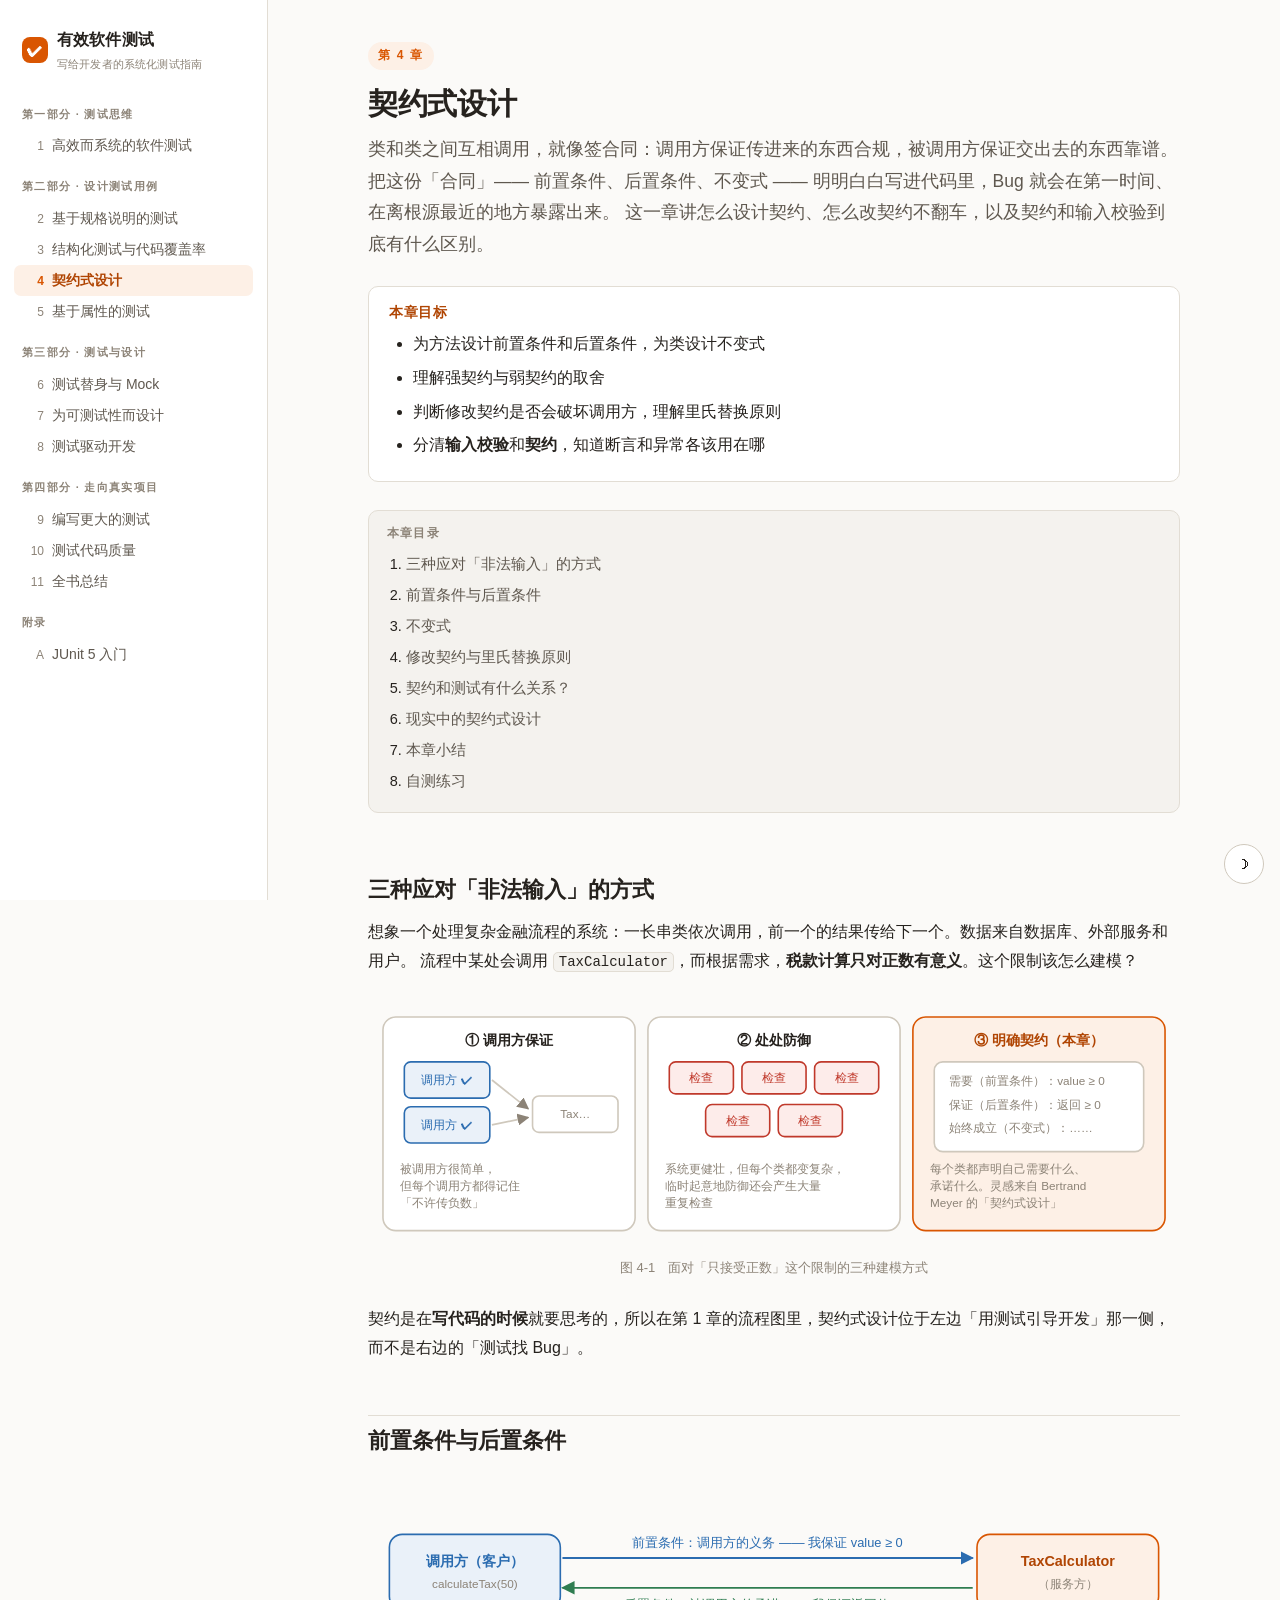
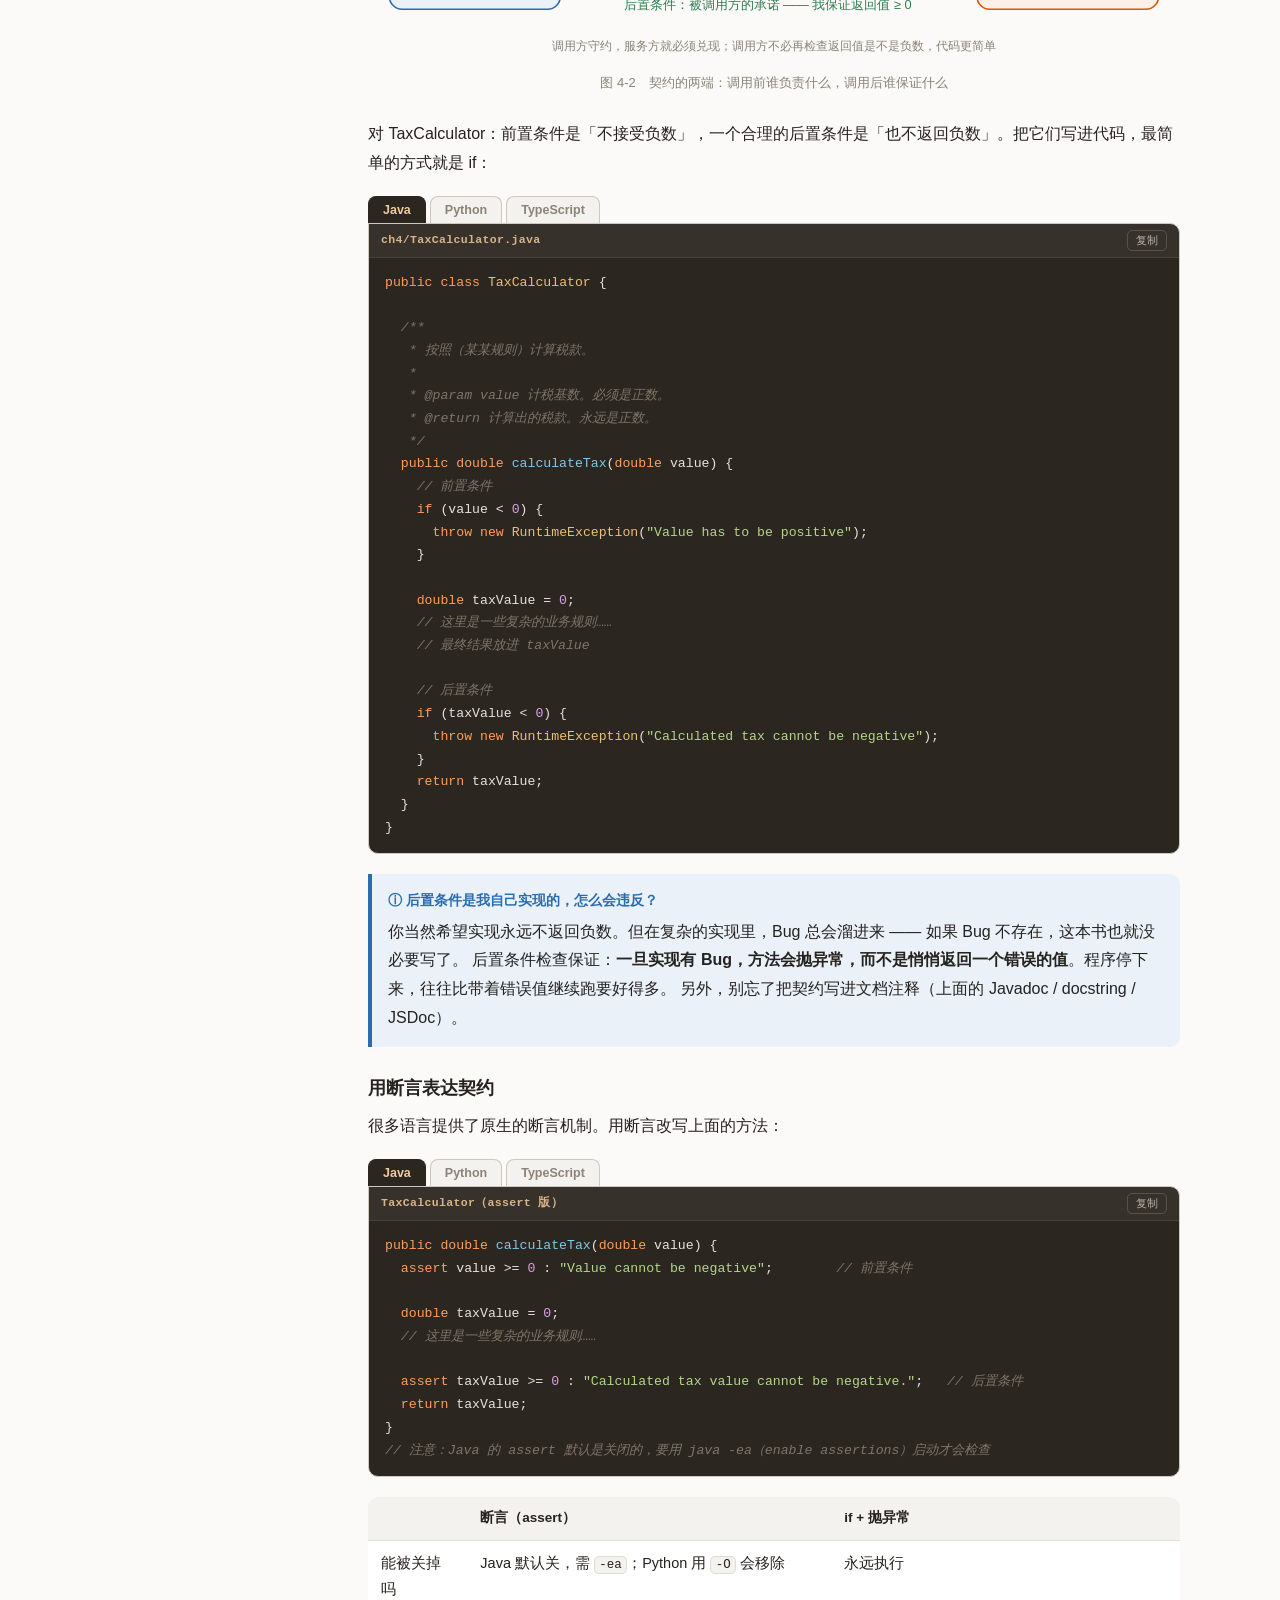
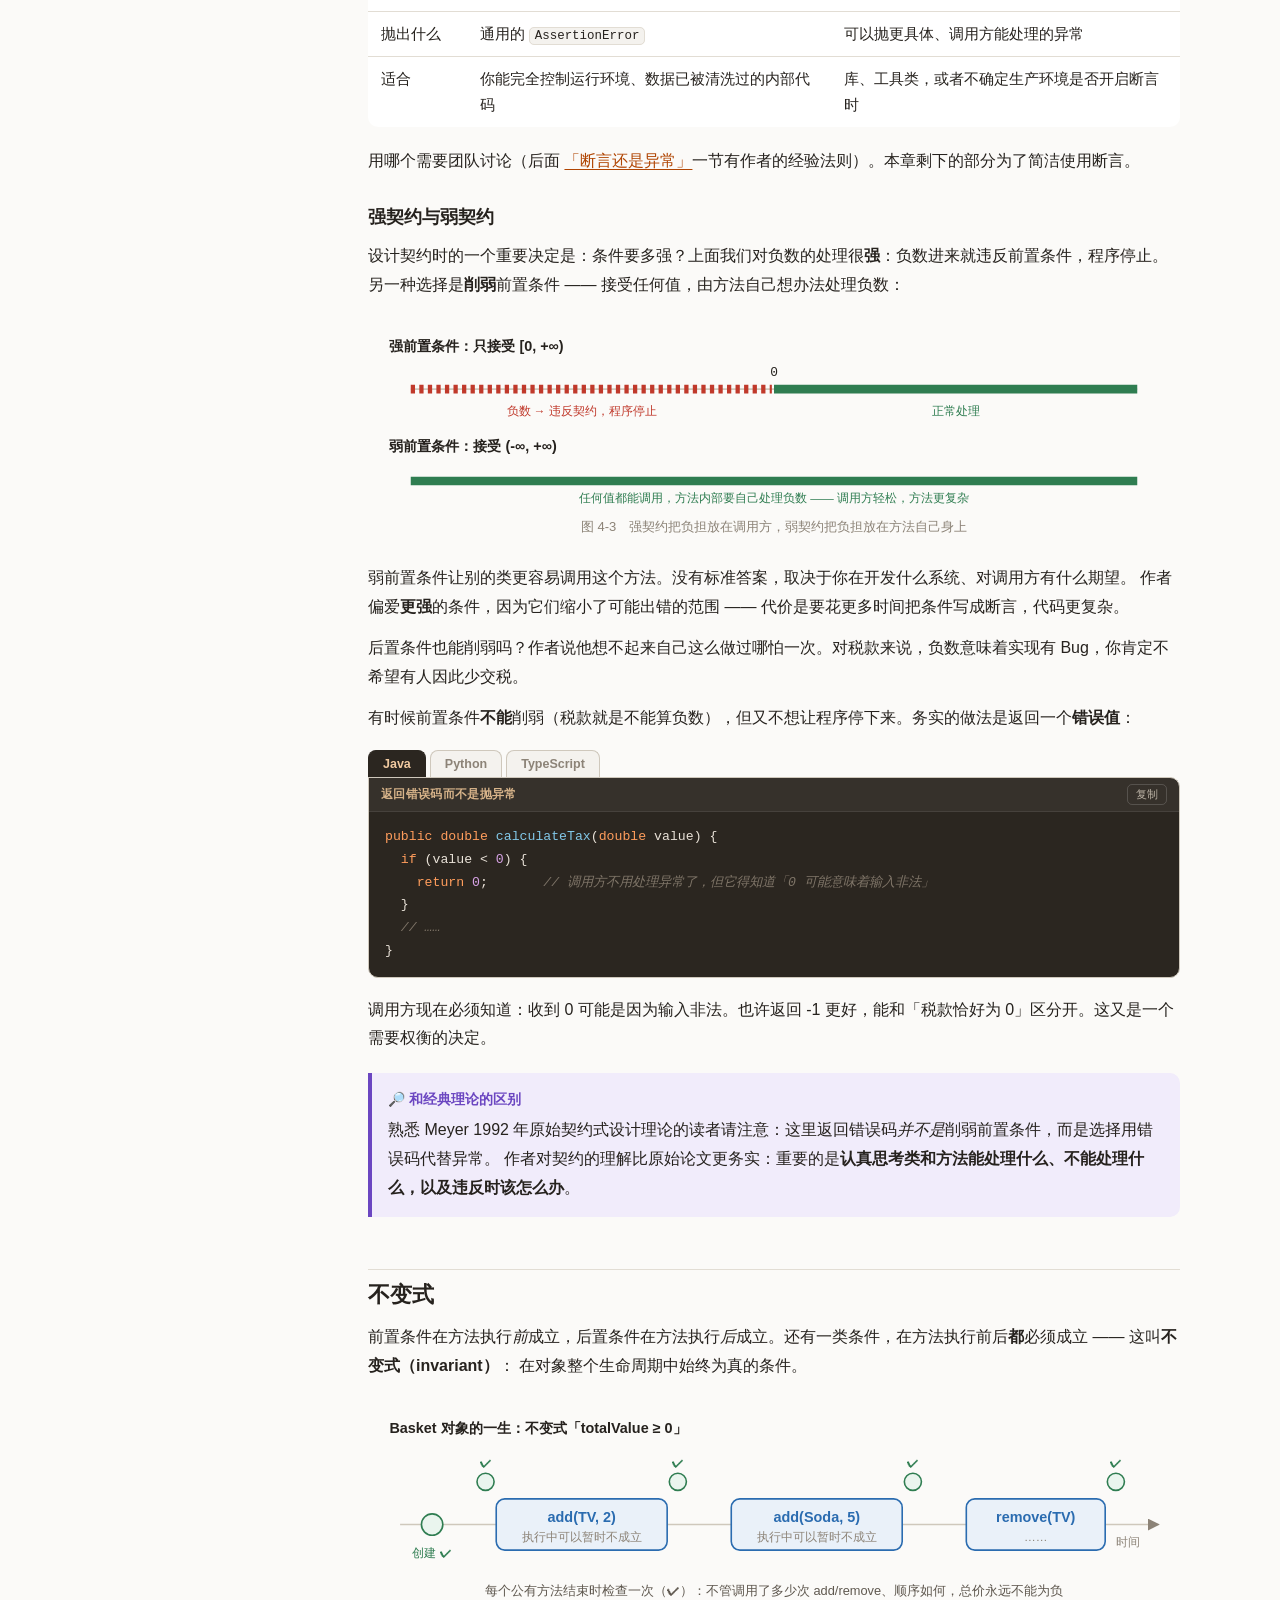
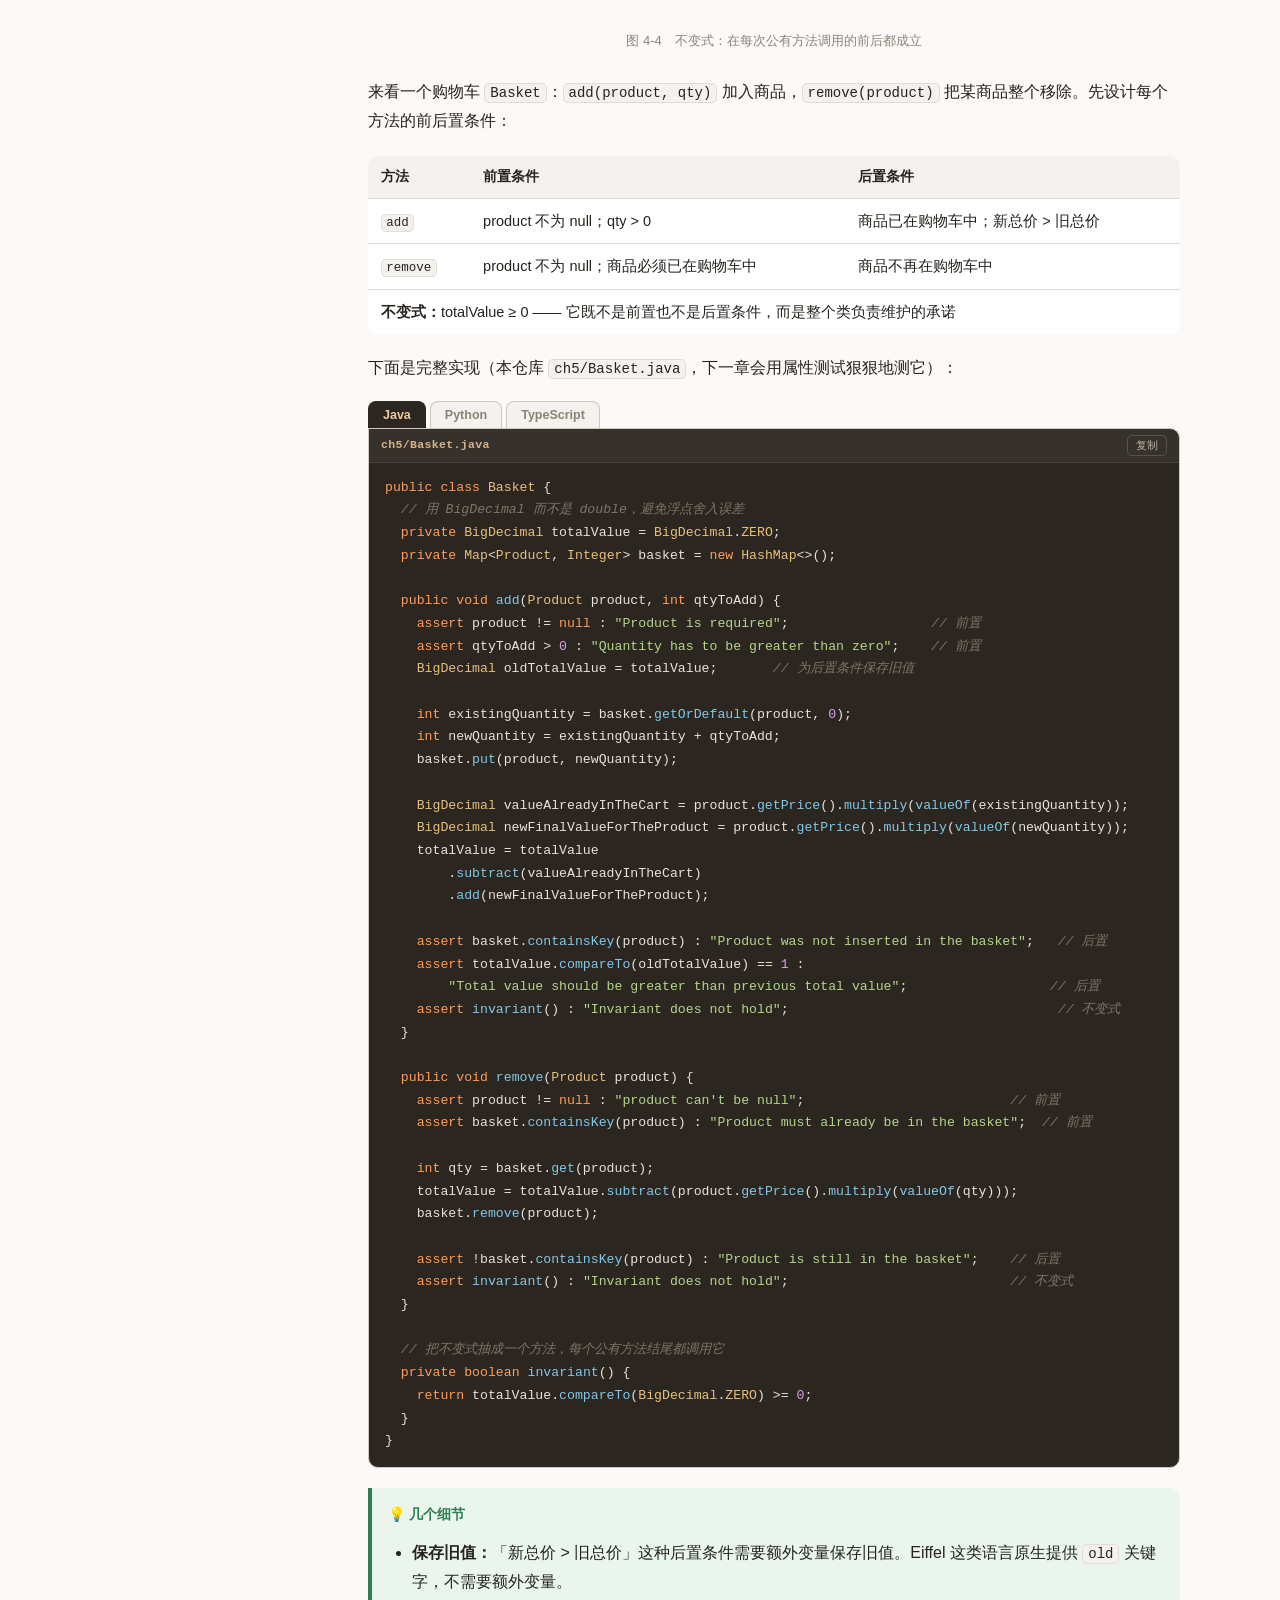
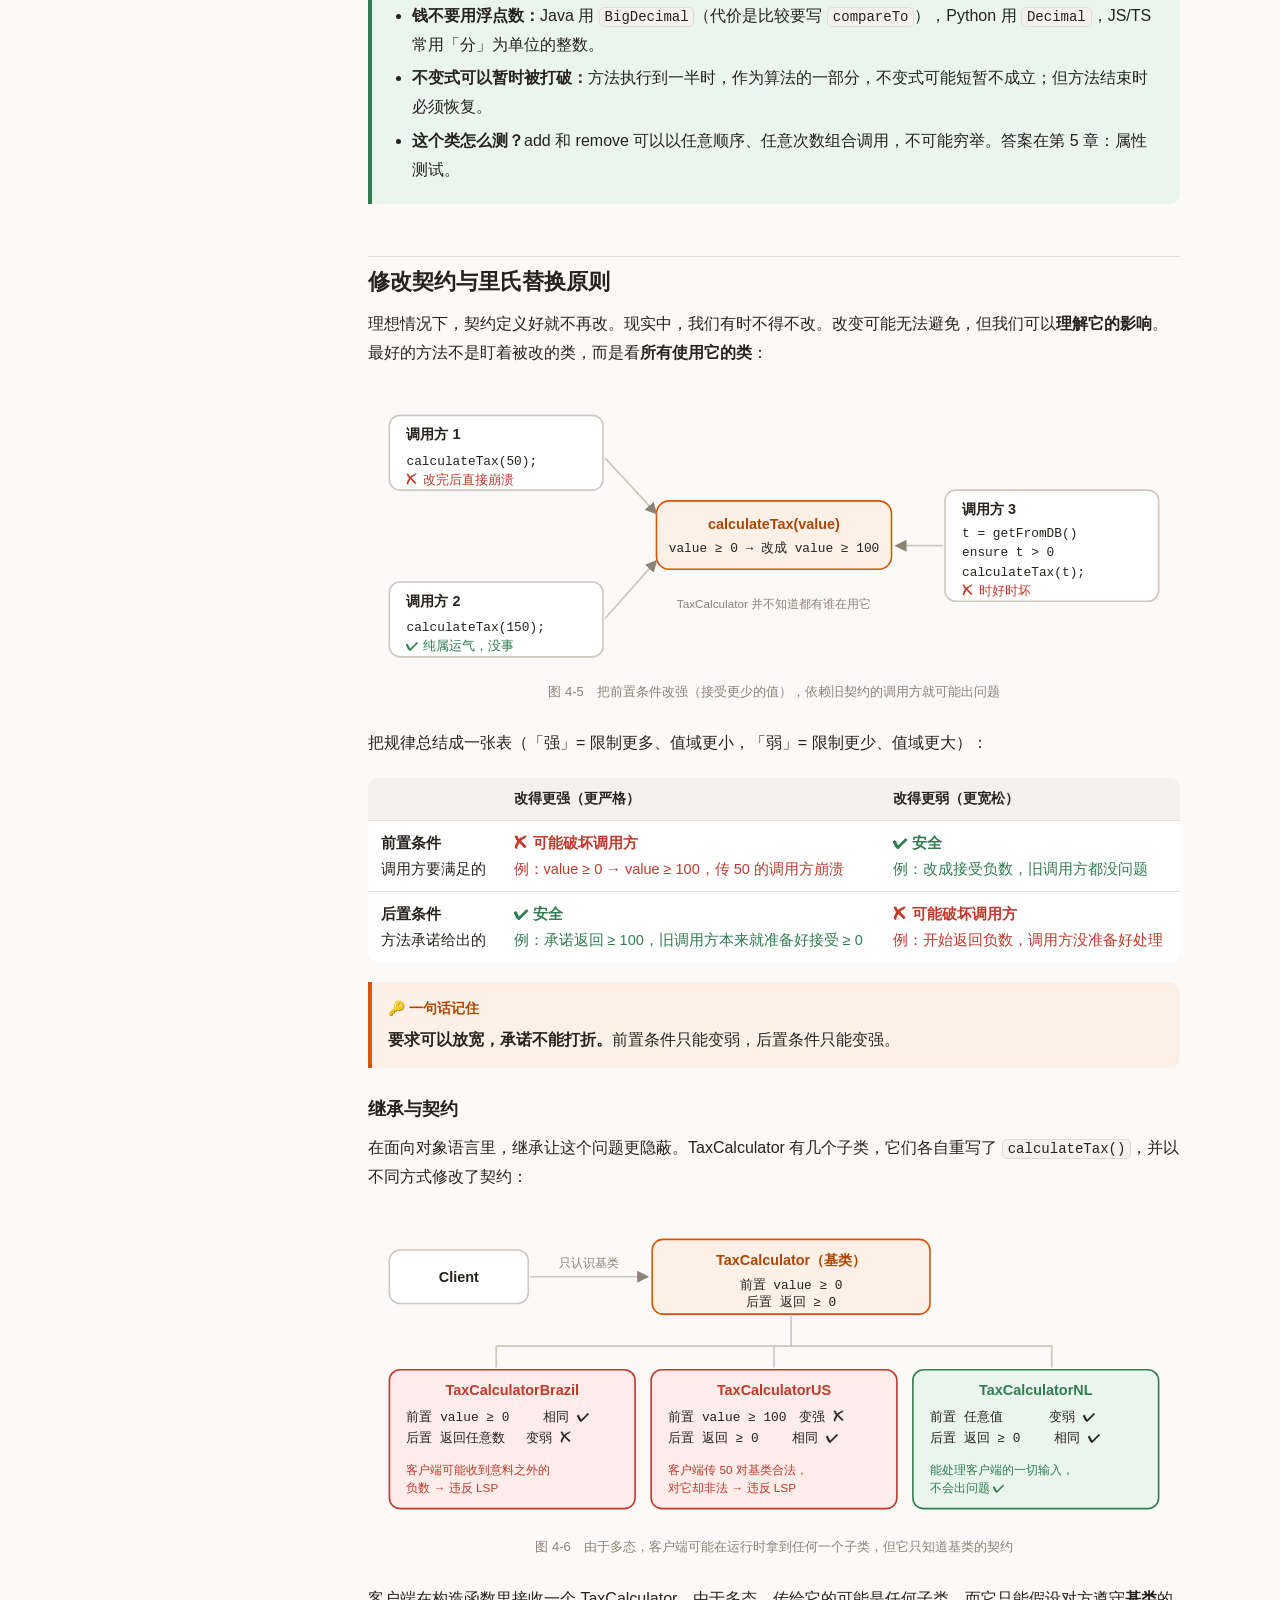
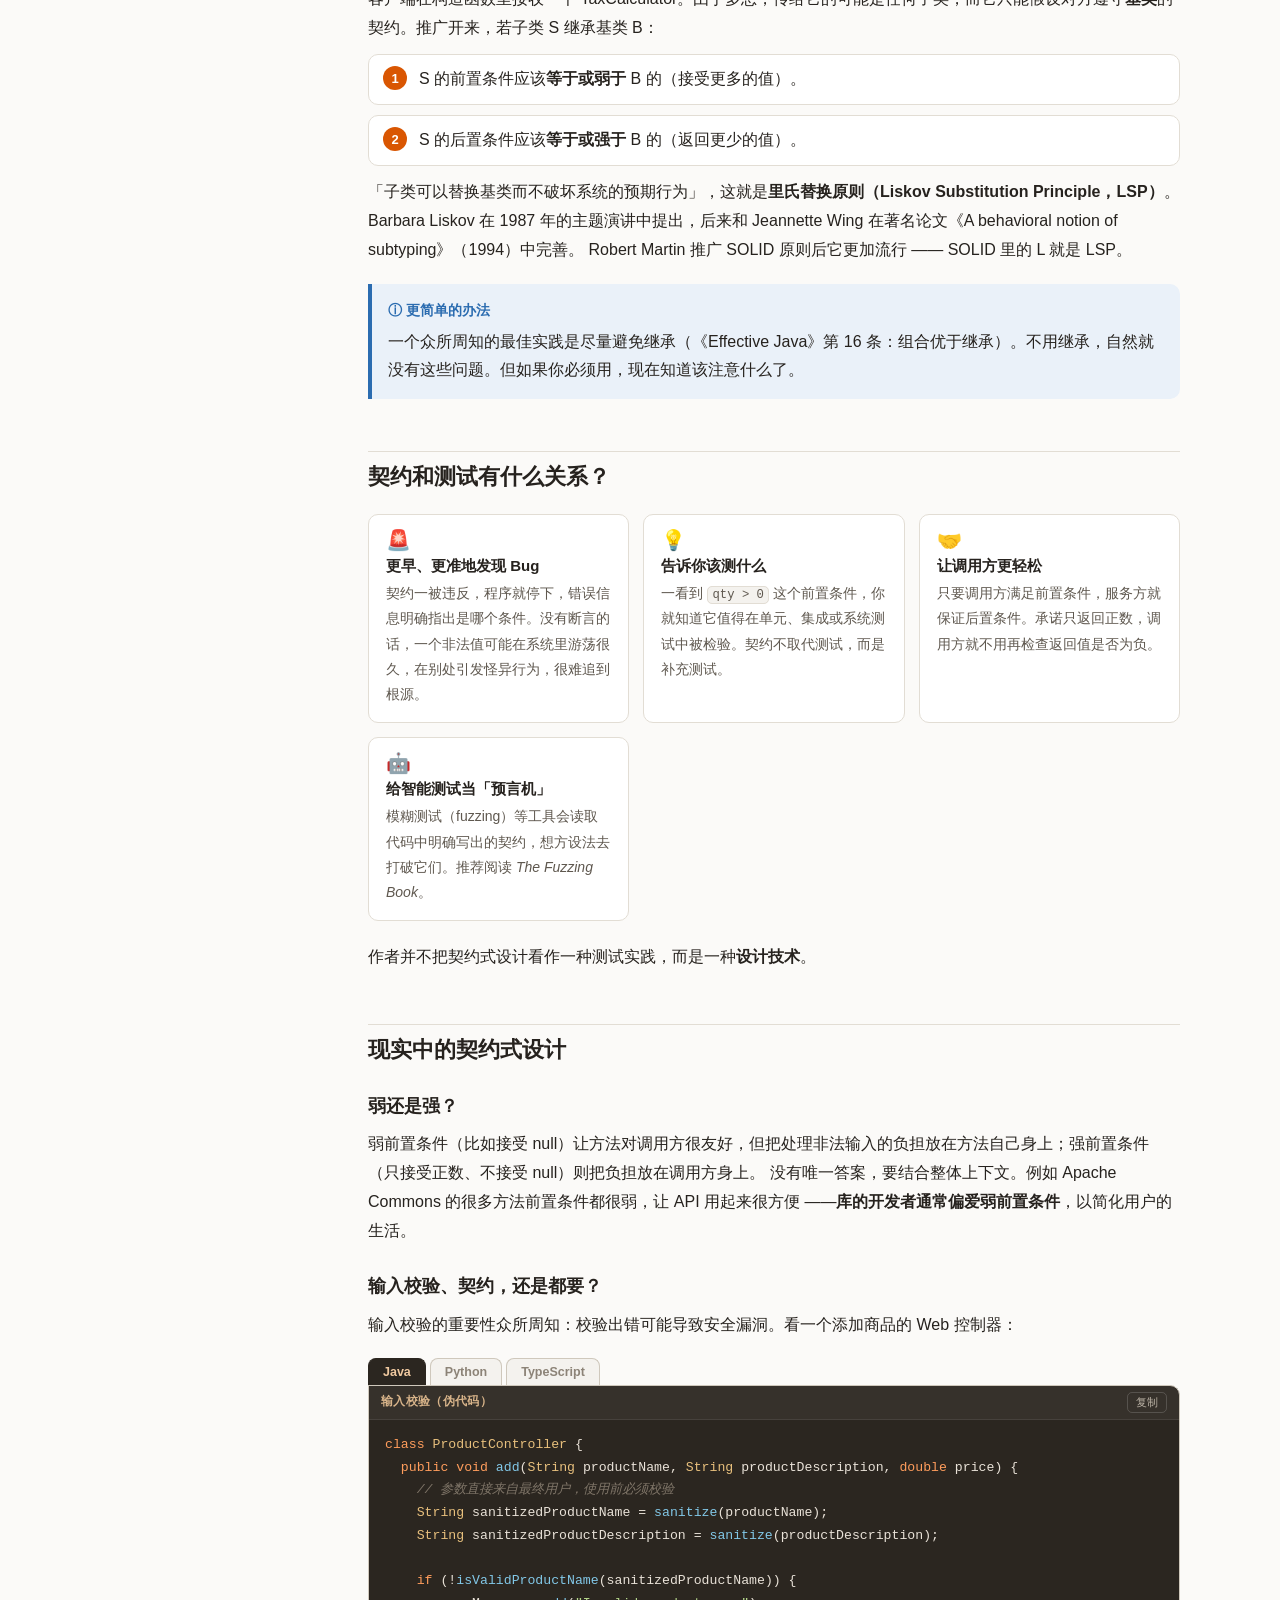
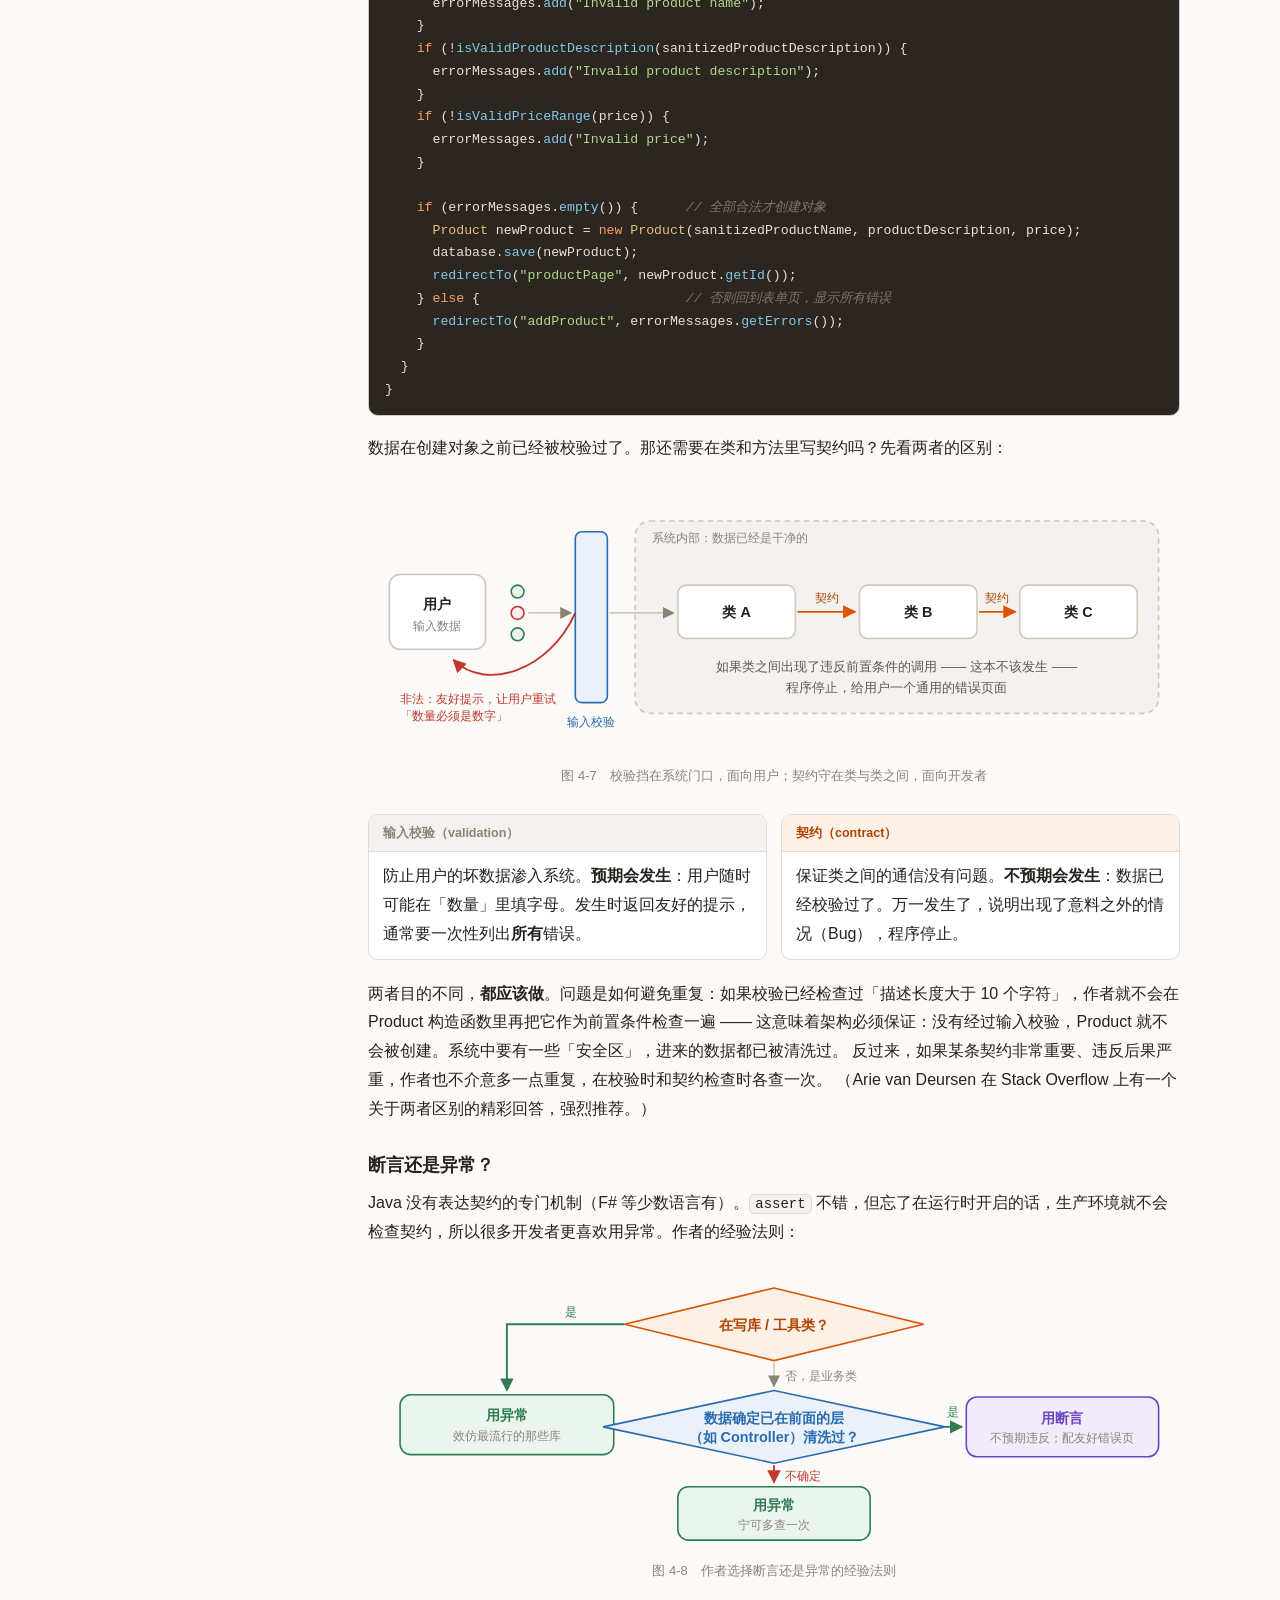
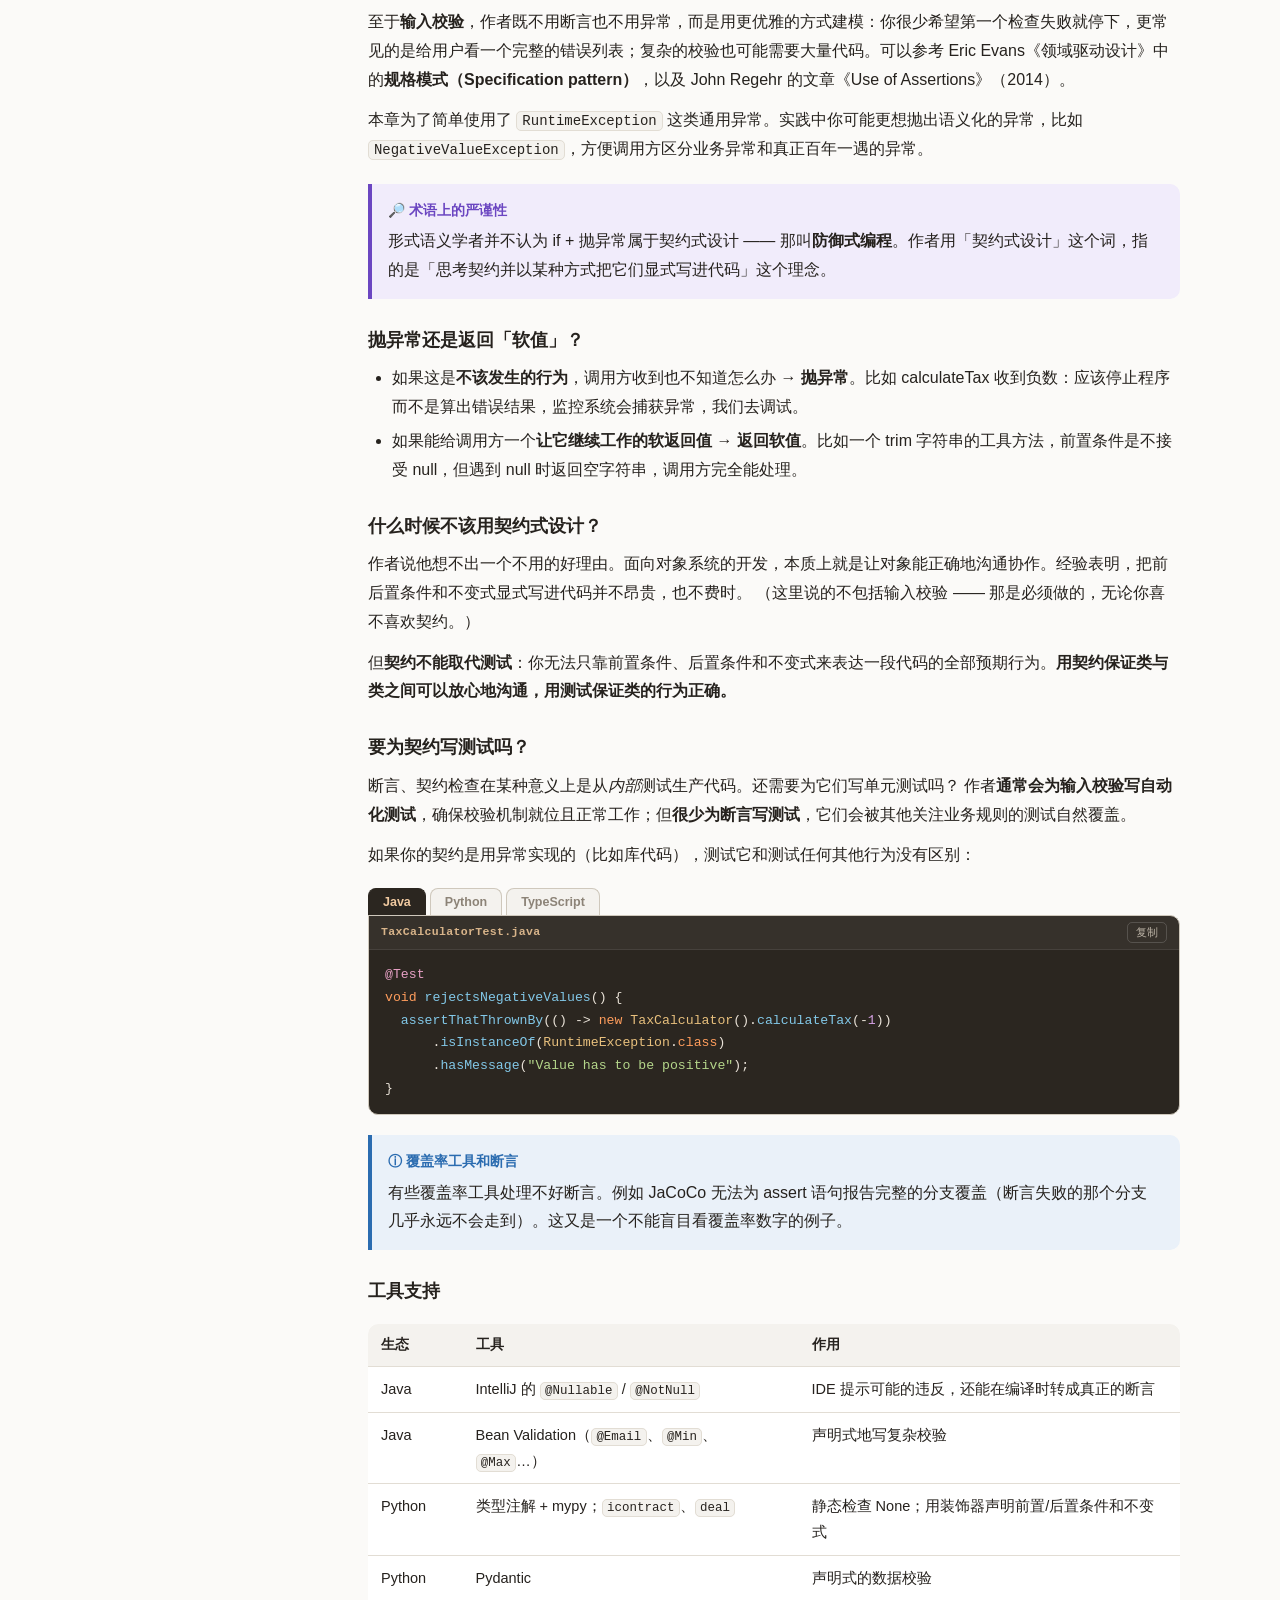
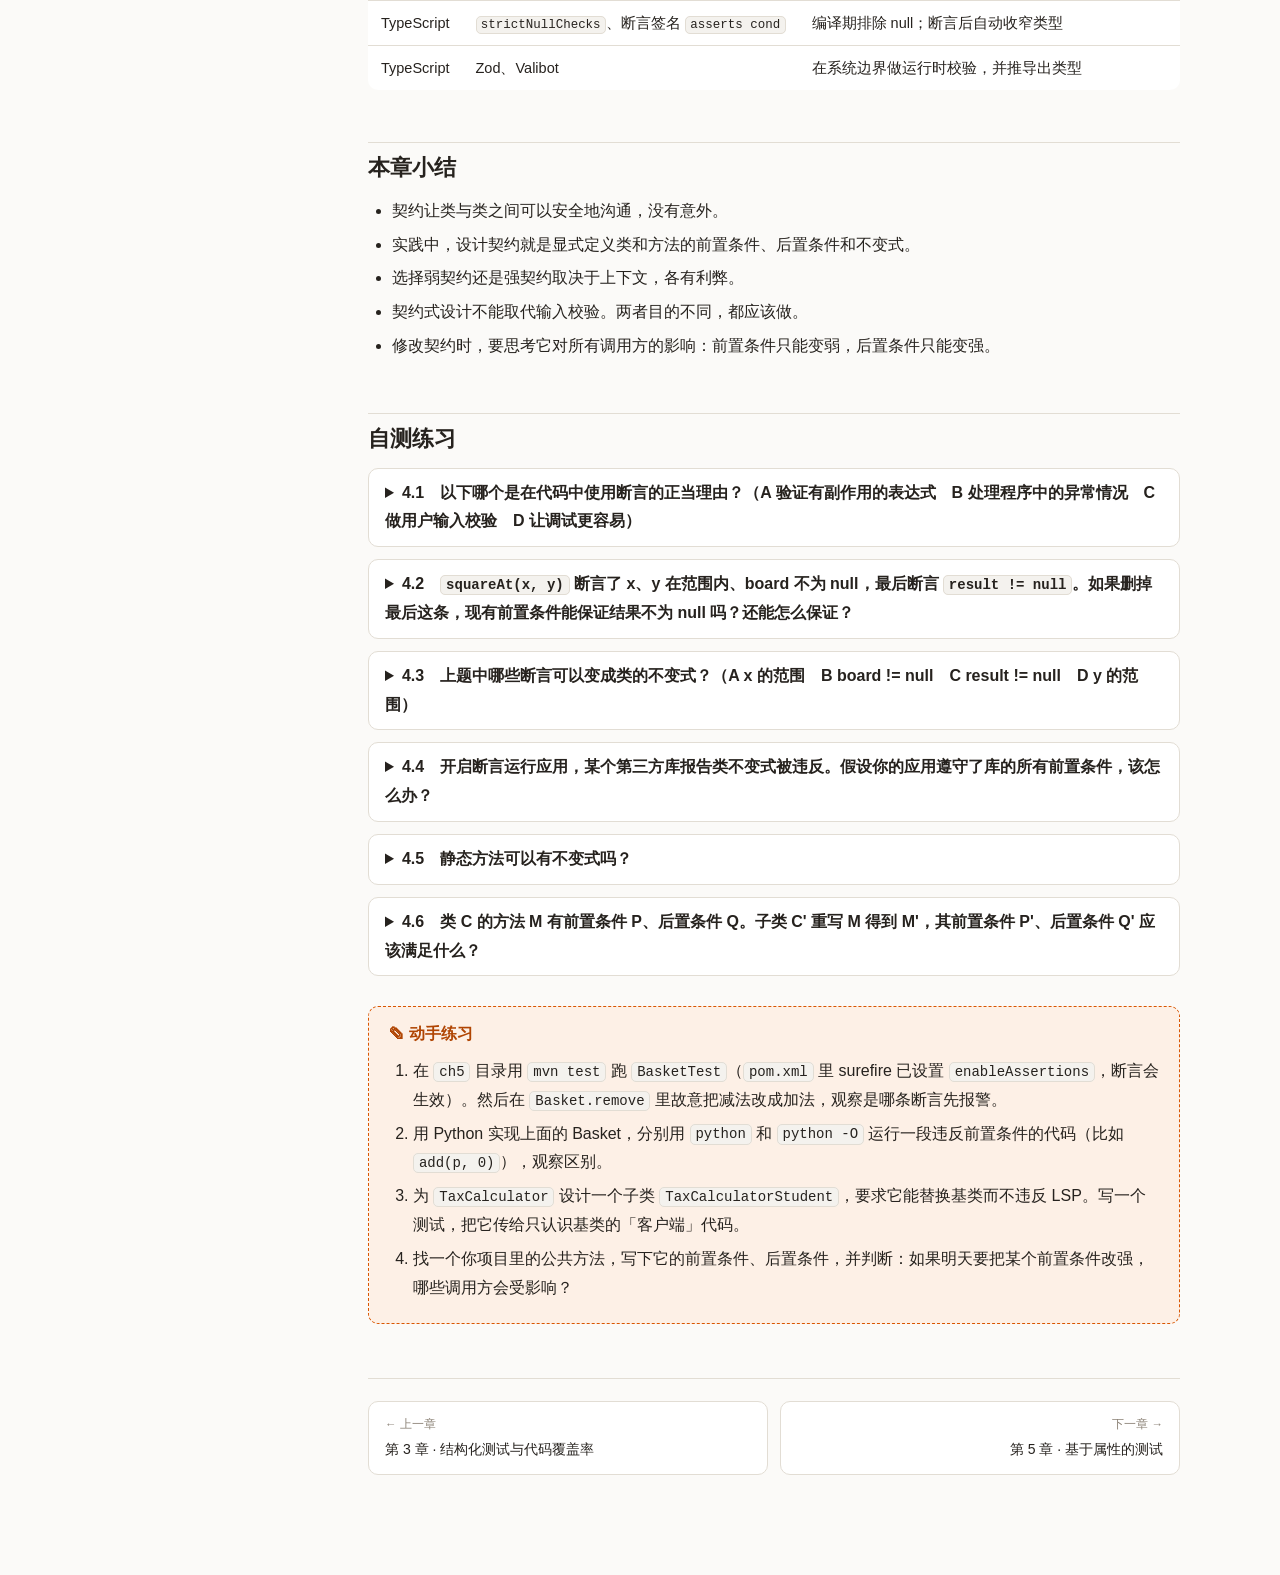
<file: docs/ch04.html>
<!doctype html>
<html lang="zh-CN">
<head>
<meta charset="utf-8">
<meta name="viewport" content="width=device-width,initial-scale=1">
<title>第 4 章 · 契约式设计 — 有效软件测试</title>
<link rel="stylesheet" href="assets/style.css">
</head>
<body data-chapter="4">
<div id="app">
<aside id="sidebar"></aside>
<main>

<span class="chapter-eyebrow">第 4 章</span>
<h1>契约式设计</h1>
<p class="lede">
  类和类之间互相调用，就像签合同：调用方保证传进来的东西合规，被调用方保证交出去的东西靠谱。
  把这份「合同」—— 前置条件、后置条件、不变式 —— 明明白白写进代码里，Bug 就会在第一时间、在离根源最近的地方暴露出来。
  这一章讲怎么设计契约、怎么改契约不翻车，以及契约和输入校验到底有什么区别。
</p>

<div class="goals">
  <h4>本章目标</h4>
  <ul>
    <li>为方法设计前置条件和后置条件，为类设计不变式</li>
    <li>理解强契约与弱契约的取舍</li>
    <li>判断修改契约是否会破坏调用方，理解里氏替换原则</li>
    <li>分清<strong>输入校验</strong>和<strong>契约</strong>，知道断言和异常各该用在哪</li>
  </ul>
</div>

<div id="chapter-toc"></div>

<h2 id="why">三种应对「非法输入」的方式</h2>

<p>
  想象一个处理复杂金融流程的系统：一长串类依次调用，前一个的结果传给下一个。数据来自数据库、外部服务和用户。
  流程中某处会调用 <code>TaxCalculator</code>，而根据需求，<strong>税款计算只对正数有意义</strong>。这个限制该怎么建模？
</p>

<figure>
<svg class="dgm" viewBox="0 0 760 230" role="img" aria-label="应对非法输入的三种方式：调用方保证、处处防御、明确契约">
  <rect class="bx" x="14" y="14" width="236" height="200" rx="12"/>
  <text class="ttl" x="132" y="40" text-anchor="middle">① 调用方保证</text>
  <rect class="bx-b" x="34" y="56" width="80" height="34" rx="6"/><text class="sm on-b" x="74" y="77" text-anchor="middle">调用方 ✔</text>
  <rect class="bx-b" x="34" y="98" width="80" height="34" rx="6"/><text class="sm on-b" x="74" y="119" text-anchor="middle">调用方 ✔</text>
  <path class="ln" d="M116 73 L150 100" marker-end="url(#ar)"/>
  <path class="ln" d="M116 115 L150 108" marker-end="url(#ar)"/>
  <rect class="bx" x="154" y="88" width="80" height="34" rx="6"/><text class="sm" x="194" y="109" text-anchor="middle">Tax…</text>
  <text class="sm" x="30" y="160">被调用方很简单，</text>
  <text class="sm" x="30" y="176">但每个调用方都得记住</text>
  <text class="sm" x="30" y="192">「不许传负数」</text>

  <rect class="bx" x="262" y="14" width="236" height="200" rx="12"/>
  <text class="ttl" x="380" y="40" text-anchor="middle">② 处处防御</text>
  <rect class="bx-r" x="282" y="56" width="60" height="30" rx="6"/><text class="sm on-r" x="312" y="75" text-anchor="middle">检查</text>
  <rect class="bx-r" x="350" y="56" width="60" height="30" rx="6"/><text class="sm on-r" x="380" y="75" text-anchor="middle">检查</text>
  <rect class="bx-r" x="418" y="56" width="60" height="30" rx="6"/><text class="sm on-r" x="448" y="75" text-anchor="middle">检查</text>
  <rect class="bx-r" x="316" y="96" width="60" height="30" rx="6"/><text class="sm on-r" x="346" y="115" text-anchor="middle">检查</text>
  <rect class="bx-r" x="384" y="96" width="60" height="30" rx="6"/><text class="sm on-r" x="414" y="115" text-anchor="middle">检查</text>
  <text class="sm" x="278" y="160">系统更健壮，但每个类都变复杂，</text>
  <text class="sm" x="278" y="176">临时起意地防御还会产生大量</text>
  <text class="sm" x="278" y="192">重复检查</text>

  <rect class="bx-a" x="510" y="14" width="236" height="200" rx="12"/>
  <text class="ttl on-a" x="628" y="40" text-anchor="middle">③ 明确契约（本章）</text>
  <rect class="bx" x="530" y="56" width="196" height="84" rx="8"/>
  <text class="sm" x="544" y="78">需要（前置条件）：value ≥ 0</text>
  <text class="sm" x="544" y="100">保证（后置条件）：返回 ≥ 0</text>
  <text class="sm" x="544" y="122">始终成立（不变式）：……</text>
  <text class="sm" x="526" y="160">每个类都声明自己需要什么、</text>
  <text class="sm" x="526" y="176">承诺什么。灵感来自 Bertrand</text>
  <text class="sm" x="526" y="192">Meyer 的「契约式设计」</text>
</svg>
<figcaption>图 4-1　面对「只接受正数」这个限制的三种建模方式</figcaption>
</figure>

<p>
  契约是在<strong>写代码的时候</strong>就要思考的，所以在第 1 章的流程图里，契约式设计位于左边「用测试引导开发」那一侧，而不是右边的「测试找 Bug」。
</p>

<h2 id="pre-post">前置条件与后置条件</h2>

<figure>
<svg class="dgm" viewBox="0 0 760 170" role="img" aria-label="前置条件是调用方的义务，后置条件是被调用方的承诺">
  <rect class="bx-b" x="20" y="50" width="160" height="70" rx="12"/>
  <text class="ttl on-b" x="100" y="80" text-anchor="middle">调用方（客户）</text>
  <text class="sm" x="100" y="100" text-anchor="middle">calculateTax(50)</text>
  <path class="ln-b" d="M182 72 H566" marker-end="url(#ar-b)"/>
  <text class="lbl on-b" x="374" y="62" text-anchor="middle">前置条件：调用方的义务 —— 我保证 value ≥ 0</text>
  <path class="ln-g" d="M566 100 H182" marker-end="url(#ar-g)"/>
  <text class="lbl on-g" x="374" y="120" text-anchor="middle">后置条件：被调用方的承诺 —— 我保证返回值 ≥ 0</text>
  <rect class="bx-a" x="570" y="50" width="170" height="70" rx="12"/>
  <text class="ttl on-a" x="655" y="80" text-anchor="middle">TaxCalculator</text>
  <text class="sm" x="655" y="100" text-anchor="middle">（服务方）</text>
  <text class="sm" x="380" y="158" text-anchor="middle">调用方守约，服务方就必须兑现；调用方不必再检查返回值是不是负数，代码更简单</text>
</svg>
<figcaption>图 4-2　契约的两端：调用前谁负责什么，调用后谁保证什么</figcaption>
</figure>

<p>对 TaxCalculator：前置条件是「不接受负数」，一个合理的后置条件是「也不返回负数」。把它们写进代码，最简单的方式就是 if：</p>

<div class="langs">
<div class="code" data-lang="java" data-file="ch4/TaxCalculator.java"><pre>
public class TaxCalculator {

  /**
   * 按照（某某规则）计算税款。
   *
   * @param value 计税基数。必须是正数。
   * @return 计算出的税款。永远是正数。
   */
  public double calculateTax(double value) {
    // 前置条件
    if (value &lt; 0) {
      throw new RuntimeException("Value has to be positive");
    }

    double taxValue = 0;
    // 这里是一些复杂的业务规则……
    // 最终结果放进 taxValue

    // 后置条件
    if (taxValue &lt; 0) {
      throw new RuntimeException("Calculated tax cannot be negative");
    }
    return taxValue;
  }
}
</pre></div>
<div class="code" data-lang="python" data-file="tax_calculator.py"><pre>
class TaxCalculator:

    def calculate_tax(self, value: float) -&gt; float:
        """按照（某某规则）计算税款。

        :param value: 计税基数。必须是正数。
        :return: 计算出的税款。永远是正数。
        """
        # 前置条件
        if value &lt; 0:
            raise ValueError("value has to be positive")

        tax_value = 0.0
        # 这里是一些复杂的业务规则……
        # 最终结果放进 tax_value

        # 后置条件
        if tax_value &lt; 0:
            raise ArithmeticError("calculated tax cannot be negative")
        return tax_value
</pre></div>
<div class="code" data-lang="ts" data-file="taxCalculator.ts"><pre>
export class TaxCalculator {
  /**
   * 按照（某某规则）计算税款。
   *
   * @param value 计税基数。必须是正数。
   * @returns 计算出的税款。永远是正数。
   */
  calculateTax(value: number): number {
    // 前置条件
    if (value &lt; 0) {
      throw new RangeError("value has to be positive");
    }

    let taxValue = 0;
    // 这里是一些复杂的业务规则……
    // 最终结果放进 taxValue

    // 后置条件
    if (taxValue &lt; 0) {
      throw new Error("calculated tax cannot be negative");
    }
    return taxValue;
  }
}
</pre></div>
</div>

<div class="box note">
  <div class="t">&#9432; 后置条件是我自己实现的，怎么会违反？</div>
  <p>
    你当然希望实现永远不返回负数。但在复杂的实现里，Bug 总会溜进来 —— 如果 Bug 不存在，这本书也就没必要写了。
    后置条件检查保证：<strong>一旦实现有 Bug，方法会抛异常，而不是悄悄返回一个错误的值</strong>。程序停下来，往往比带着错误值继续跑要好得多。
    另外，别忘了把契约写进文档注释（上面的 Javadoc / docstring / JSDoc）。
  </p>
</div>

<h3>用断言表达契约</h3>

<p>很多语言提供了原生的断言机制。用断言改写上面的方法：</p>

<div class="langs">
<div class="code" data-lang="java" data-file="TaxCalculator（assert 版）"><pre>
public double calculateTax(double value) {
  assert value &gt;= 0 : "Value cannot be negative";        // 前置条件

  double taxValue = 0;
  // 这里是一些复杂的业务规则……

  assert taxValue &gt;= 0 : "Calculated tax value cannot be negative.";   // 后置条件
  return taxValue;
}
// 注意：Java 的 assert 默认是关闭的，要用 java -ea（enable assertions）启动才会检查
</pre></div>
<div class="code" data-lang="python" data-file="tax_calculator.py（assert 版）"><pre>
def calculate_tax(self, value: float) -&gt; float:
    assert value &gt;= 0, "value cannot be negative"          # 前置条件

    tax_value = 0.0
    # 这里是一些复杂的业务规则……

    assert tax_value &gt;= 0, "calculated tax cannot be negative"   # 后置条件
    return tax_value
# 注意：Python 的 assert 默认开启，但用 python -O 运行时会被整体移除
</pre></div>
<div class="code" data-lang="ts" data-file="taxCalculator.ts（断言版）"><pre>
// TS/JS 没有 assert 关键字。可以用 node:assert，或者自己写一个断言函数。
// "asserts cond" 是 TypeScript 的断言签名：调用之后，编译器会认为 cond 为真。
export function invariant(cond: unknown, msg: string): asserts cond {
  if (!cond) throw new Error(`Contract violated: ${msg}`);
}

calculateTax(value: number): number {
  invariant(value &gt;= 0, "value cannot be negative");            // 前置条件

  let taxValue = 0;
  // 这里是一些复杂的业务规则……

  invariant(taxValue &gt;= 0, "calculated tax cannot be negative"); // 后置条件
  return taxValue;
}
// 注意：自己写的断言永远会执行，没有「关掉」的开关（除非构建时专门剥离）
</pre></div>
</div>

<div class="tw">
<table>
  <tr><th></th><th>断言（assert）</th><th>if + 抛异常</th></tr>
  <tr><td>能被关掉吗</td><td>Java 默认关，需 <code>-ea</code>；Python 用 <code>-O</code> 会移除</td><td>永远执行</td></tr>
  <tr><td>抛出什么</td><td>通用的 <code>AssertionError</code></td><td>可以抛更具体、调用方能处理的异常</td></tr>
  <tr><td>适合</td><td>你能完全控制运行环境、数据已被清洗过的内部代码</td><td>库、工具类，或者不确定生产环境是否开启断言时</td></tr>
</table>
</div>

<p>用哪个需要团队讨论（后面 <a href="#assert-vs-exception">「断言还是异常」</a>一节有作者的经验法则）。本章剩下的部分为了简洁使用断言。</p>

<h3>强契约与弱契约</h3>

<p>
  设计契约时的一个重要决定是：条件要多强？上面我们对负数的处理很<strong>强</strong>：负数进来就违反前置条件，程序停止。
  另一种选择是<strong>削弱</strong>前置条件 —— 接受任何值，由方法自己想办法处理负数：
</p>

<figure>
<svg class="dgm" viewBox="0 0 760 170" role="img" aria-label="强前置条件与弱前置条件的对比">
  <text class="ttl" x="20" y="24">强前置条件：只接受 [0, +∞)</text>
  <path class="ln" d="M40 60 H720"/>
  <path class="ln-g" d="M380 60 H720" style="stroke-width:8"/>
  <path class="ln-r" d="M40 60 H378" style="stroke-width:8;stroke-dasharray:4 4"/>
  <text class="sm on-r" x="200" y="84" text-anchor="middle">负数 → 违反契约，程序停止</text>
  <text class="sm on-g" x="550" y="84" text-anchor="middle">正常处理</text>
  <text class="mono" x="380" y="48" text-anchor="middle">0</text>

  <text class="ttl" x="20" y="118">弱前置条件：接受 (-∞, +∞)</text>
  <path class="ln-g" d="M40 146 H720" style="stroke-width:8"/>
  <text class="sm on-g" x="380" y="166" text-anchor="middle">任何值都能调用，方法内部要自己处理负数 —— 调用方轻松，方法更复杂</text>
</svg>
<figcaption>图 4-3　强契约把负担放在调用方，弱契约把负担放在方法自己身上</figcaption>
</figure>

<p>
  弱前置条件让别的类更容易调用这个方法。没有标准答案，取决于你在开发什么系统、对调用方有什么期望。
  作者偏爱<strong>更强</strong>的条件，因为它们缩小了可能出错的范围 —— 代价是要花更多时间把条件写成断言，代码更复杂。
</p>
<p>
  后置条件也能削弱吗？作者说他想不起来自己这么做过哪怕一次。对税款来说，负数意味着实现有 Bug，你肯定不希望有人因此少交税。
</p>

<p>有时候前置条件<strong>不能</strong>削弱（税款就是不能算负数），但又不想让程序停下来。务实的做法是返回一个<strong>错误值</strong>：</p>

<div class="langs">
<div class="code" data-lang="java" data-file="返回错误码而不是抛异常"><pre>
public double calculateTax(double value) {
  if (value &lt; 0) {
    return 0;       // 调用方不用处理异常了，但它得知道「0 可能意味着输入非法」
  }
  // ……
}
</pre></div>
<div class="code" data-lang="python" data-file="返回错误码而不是抛异常"><pre>
def calculate_tax(self, value: float) -&gt; float:
    if value &lt; 0:
        return 0.0  # 调用方不用处理异常了，但它得知道「0 可能意味着输入非法」
    # ……
</pre></div>
<div class="code" data-lang="ts" data-file="返回错误码而不是抛异常"><pre>
calculateTax(value: number): number {
  if (value &lt; 0) {
    return 0;       // 调用方不用处理异常了，但它得知道「0 可能意味着输入非法」
  }
  // ……
}
</pre></div>
</div>

<p>调用方现在必须知道：收到 0 可能是因为输入非法。也许返回 -1 更好，能和「税款恰好为 0」区分开。这又是一个需要权衡的决定。</p>

<div class="box deep">
  <div class="t">&#128270; 和经典理论的区别</div>
  <p>
    熟悉 Meyer 1992 年原始契约式设计理论的读者请注意：这里返回错误码<em>并不是</em>削弱前置条件，而是选择用错误码代替异常。
    作者对契约的理解比原始论文更务实：重要的是<strong>认真思考类和方法能处理什么、不能处理什么，以及违反时该怎么办</strong>。
  </p>
</div>

<h2 id="invariants">不变式</h2>

<p>
  前置条件在方法执行<em>前</em>成立，后置条件在方法执行<em>后</em>成立。还有一类条件，在方法执行前后<strong>都</strong>必须成立 —— 这叫<strong>不变式（invariant）</strong>：
  在对象整个生命周期中始终为真的条件。
</p>

<figure>
<svg class="dgm" viewBox="0 0 760 200" role="img" aria-label="不变式在每个公有方法调用前后都成立，方法执行过程中可以暂时不成立">
  <text class="ttl" x="20" y="24">Basket 对象的一生：不变式「totalValue ≥ 0」</text>
  <path class="ln" d="M30 110 H740" marker-end="url(#ar)"/>
  <text class="sm" x="700" y="130">时间</text>

  <circle class="bx-g" cx="60" cy="110" r="10"/>
  <text class="sm on-g" x="60" y="140" text-anchor="middle">创建 ✔</text>

  <rect class="bx-b" x="120" y="86" width="160" height="48" rx="8"/>
  <text class="ttl on-b" x="200" y="108" text-anchor="middle">add(TV, 2)</text>
  <text class="sm" x="200" y="125" text-anchor="middle">执行中可以暂时不成立</text>
  <circle class="bx-g" cx="110" cy="70" r="8"/><text class="sm on-g" x="110" y="56" text-anchor="middle">✔</text>
  <circle class="bx-g" cx="290" cy="70" r="8"/><text class="sm on-g" x="290" y="56" text-anchor="middle">✔</text>

  <rect class="bx-b" x="340" y="86" width="160" height="48" rx="8"/>
  <text class="ttl on-b" x="420" y="108" text-anchor="middle">add(Soda, 5)</text>
  <text class="sm" x="420" y="125" text-anchor="middle">执行中可以暂时不成立</text>
  <circle class="bx-g" cx="510" cy="70" r="8"/><text class="sm on-g" x="510" y="56" text-anchor="middle">✔</text>

  <rect class="bx-b" x="560" y="86" width="130" height="48" rx="8"/>
  <text class="ttl on-b" x="625" y="108" text-anchor="middle">remove(TV)</text>
  <text class="sm" x="625" y="125" text-anchor="middle">……</text>
  <circle class="bx-g" cx="700" cy="70" r="8"/><text class="sm on-g" x="700" y="56" text-anchor="middle">✔</text>

  <text class="lbl" x="380" y="176" text-anchor="middle">每个公有方法结束时检查一次（✔）：不管调用了多少次 add/remove、顺序如何，总价永远不能为负</text>
</svg>
<figcaption>图 4-4　不变式：在每次公有方法调用的前后都成立</figcaption>
</figure>

<p>来看一个购物车 <code>Basket</code>：<code>add(product, qty)</code> 加入商品，<code>remove(product)</code> 把某商品整个移除。先设计每个方法的前后置条件：</p>

<div class="tw">
<table>
  <tr><th>方法</th><th>前置条件</th><th>后置条件</th></tr>
  <tr><td><code>add</code></td><td>product 不为 null；qty &gt; 0</td><td>商品已在购物车中；新总价 &gt; 旧总价</td></tr>
  <tr><td><code>remove</code></td><td>product 不为 null；商品必须已在购物车中</td><td>商品不再在购物车中</td></tr>
  <tr><td colspan="3"><strong>不变式：</strong>totalValue ≥ 0 —— 它既不是前置也不是后置条件，而是整个类负责维护的承诺</td></tr>
</table>
</div>

<p>下面是完整实现（本仓库 <code>ch5/Basket.java</code>，下一章会用属性测试狠狠地测它）：</p>

<div class="langs">
<div class="code" data-lang="java" data-file="ch5/Basket.java"><pre>
public class Basket {
  // 用 BigDecimal 而不是 double，避免浮点舍入误差
  private BigDecimal totalValue = BigDecimal.ZERO;
  private Map&lt;Product, Integer&gt; basket = new HashMap&lt;&gt;();

  public void add(Product product, int qtyToAdd) {
    assert product != null : "Product is required";                  // 前置
    assert qtyToAdd &gt; 0 : "Quantity has to be greater than zero";    // 前置
    BigDecimal oldTotalValue = totalValue;       // 为后置条件保存旧值

    int existingQuantity = basket.getOrDefault(product, 0);
    int newQuantity = existingQuantity + qtyToAdd;
    basket.put(product, newQuantity);

    BigDecimal valueAlreadyInTheCart = product.getPrice().multiply(valueOf(existingQuantity));
    BigDecimal newFinalValueForTheProduct = product.getPrice().multiply(valueOf(newQuantity));
    totalValue = totalValue
        .subtract(valueAlreadyInTheCart)
        .add(newFinalValueForTheProduct);

    assert basket.containsKey(product) : "Product was not inserted in the basket";   // 后置
    assert totalValue.compareTo(oldTotalValue) == 1 :
        "Total value should be greater than previous total value";                  // 后置
    assert invariant() : "Invariant does not hold";                                  // 不变式
  }

  public void remove(Product product) {
    assert product != null : "product can't be null";                          // 前置
    assert basket.containsKey(product) : "Product must already be in the basket";  // 前置

    int qty = basket.get(product);
    totalValue = totalValue.subtract(product.getPrice().multiply(valueOf(qty)));
    basket.remove(product);

    assert !basket.containsKey(product) : "Product is still in the basket";    // 后置
    assert invariant() : "Invariant does not hold";                            // 不变式
  }

  // 把不变式抽成一个方法，每个公有方法结尾都调用它
  private boolean invariant() {
    return totalValue.compareTo(BigDecimal.ZERO) &gt;= 0;
  }
}
</pre></div>
<div class="code" data-lang="python" data-file="basket.py"><pre>
from dataclasses import dataclass
from decimal import Decimal

@dataclass(frozen=True)          # frozen → 可哈希，能当 dict 的 key
class Product:
    name: str
    price: Decimal               # 用 Decimal 而不是 float，避免浮点舍入误差

class Basket:
    def __init__(self):
        self.total_value = Decimal("0")
        self._basket: dict[Product, int] = {}

    def add(self, product: Product, qty_to_add: int) -&gt; None:
        assert product is not None, "product is required"                 # 前置
        assert qty_to_add &gt; 0, "quantity has to be greater than zero"     # 前置
        old_total_value = self.total_value     # 为后置条件保存旧值

        existing = self._basket.get(product, 0)
        new_qty = existing + qty_to_add
        self._basket[product] = new_qty
        self.total_value = (self.total_value
                            - product.price * existing
                            + product.price * new_qty)

        assert product in self._basket, "product was not inserted"         # 后置
        assert self.total_value &gt; old_total_value, "total should grow"     # 后置
        assert self._invariant(), "invariant does not hold"                # 不变式

    def remove(self, product: Product) -&gt; None:
        assert product is not None, "product can't be None"                # 前置
        assert product in self._basket, "product must be in the basket"    # 前置

        qty = self._basket.pop(product)
        self.total_value -= product.price * qty

        assert product not in self._basket, "product is still in the basket"  # 后置
        assert self._invariant(), "invariant does not hold"                   # 不变式

    def _invariant(self) -&gt; bool:
        return self.total_value &gt;= 0
</pre></div>
<div class="code" data-lang="ts" data-file="basket.ts"><pre>
import { invariant } from "./contracts";

export interface Product {
  name: string;
  priceInCents: number;   // JS 没有内置十进制类型：用「分」做整数，避免浮点误差
}

export class Basket {
  totalValueInCents = 0;
  // 注意：JS 的 Map 按「引用」比较对象键，不像 Java 那样用 equals/hashCode。
  // 所以这里用商品名做键。
  private items = new Map&lt;string, { product: Product; qty: number }&gt;();

  add(product: Product, qtyToAdd: number): void {
    invariant(product != null, "product is required");                  // 前置
    invariant(qtyToAdd &gt; 0, "quantity has to be greater than zero");    // 前置
    const oldTotal = this.totalValueInCents;   // 为后置条件保存旧值

    const existing = this.items.get(product.name)?.qty ?? 0;
    const newQty = existing + qtyToAdd;
    this.items.set(product.name, { product, qty: newQty });
    this.totalValueInCents += product.priceInCents * (newQty - existing);

    invariant(this.items.has(product.name), "product was not inserted");  // 后置
    invariant(this.totalValueInCents &gt; oldTotal, "total should grow");    // 后置
    invariant(this.holds(), "invariant does not hold");                   // 不变式
  }

  remove(product: Product): void {
    invariant(product != null, "product can't be null");                  // 前置
    const entry = this.items.get(product.name);
    invariant(entry, "product must already be in the basket");             // 前置

    this.totalValueInCents -= entry.product.priceInCents * entry.qty;
    this.items.delete(product.name);

    invariant(!this.items.has(product.name), "product is still in the basket");  // 后置
    invariant(this.holds(), "invariant does not hold");                          // 不变式
  }

  private holds(): boolean {
    return this.totalValueInCents &gt;= 0;
  }
}
</pre></div>
</div>

<div class="box tip">
  <div class="t">&#128161; 几个细节</div>
  <ul>
    <li><strong>保存旧值：</strong>「新总价 &gt; 旧总价」这种后置条件需要额外变量保存旧值。Eiffel 这类语言原生提供 <code>old</code> 关键字，不需要额外变量。</li>
    <li><strong>钱不要用浮点数：</strong>Java 用 <code>BigDecimal</code>（代价是比较要写 <code>compareTo</code>），Python 用 <code>Decimal</code>，JS/TS 常用「分」为单位的整数。</li>
    <li><strong>不变式可以暂时被打破：</strong>方法执行到一半时，作为算法的一部分，不变式可能短暂不成立；但方法结束时必须恢复。</li>
    <li><strong>这个类怎么测？</strong>add 和 remove 可以以任意顺序、任意次数组合调用，不可能穷举。答案在第 5 章：属性测试。</li>
  </ul>
</div>

<h2 id="changing">修改契约与里氏替换原则</h2>

<p>
  理想情况下，契约定义好就不再改。现实中，我们有时不得不改。改变可能无法避免，但我们可以<strong>理解它的影响</strong>。
  最好的方法不是盯着被改的类，而是看<strong>所有使用它的类</strong>：
</p>

<figure>
<svg class="dgm" viewBox="0 0 760 260" role="img" aria-label="calculateTax 被三个调用方依赖，前置条件从 value 大于等于 0 改为大于等于 100 后的影响">
  <rect class="bx-a" x="270" y="100" width="220" height="64" rx="12"/>
  <text class="ttl on-a" x="380" y="126" text-anchor="middle">calculateTax(value)</text>
  <text class="mono" x="380" y="148" text-anchor="middle">value ≥ 0 → 改成 value ≥ 100</text>

  <rect class="bx" x="20" y="20" width="200" height="70" rx="10"/>
  <text class="ttl" x="36" y="42">调用方 1</text>
  <text class="mono" x="36" y="66">calculateTax(50);</text>
  <text class="lbl on-r" x="36" y="84">✘ 改完后直接崩溃</text>

  <rect class="bx" x="20" y="176" width="200" height="70" rx="10"/>
  <text class="ttl" x="36" y="198">调用方 2</text>
  <text class="mono" x="36" y="222">calculateTax(150);</text>
  <text class="lbl on-g" x="36" y="240">✔ 纯属运气，没事</text>

  <rect class="bx" x="540" y="90" width="200" height="104" rx="10"/>
  <text class="ttl" x="556" y="112">调用方 3</text>
  <text class="mono" x="556" y="134">t = getFromDB()</text>
  <text class="mono" x="556" y="152">ensure t &gt; 0</text>
  <text class="mono" x="556" y="170">calculateTax(t);</text>
  <text class="lbl on-r" x="556" y="188">✘ 时好时坏</text>

  <path class="ln" d="M222 60 L270 112" marker-end="url(#ar)"/>
  <path class="ln" d="M222 210 L270 156" marker-end="url(#ar)"/>
  <path class="ln" d="M538 142 H494" marker-end="url(#ar)"/>
  <text class="sm" x="380" y="200" text-anchor="middle">TaxCalculator 并不知道都有谁在用它</text>
</svg>
<figcaption>图 4-5　把前置条件改强（接受更少的值），依赖旧契约的调用方就可能出问题</figcaption>
</figure>

<p>把规律总结成一张表（「强」= 限制更多、值域更小，「弱」= 限制更少、值域更大）：</p>

<div class="tw">
<table>
  <tr><th></th><th>改得更强（更严格）</th><th>改得更弱（更宽松）</th></tr>
  <tr><td><strong>前置条件</strong><br><span class="sm">调用方要满足的</span></td>
      <td class="bad">✘ 可能破坏调用方<br><span style="font-weight:400">例：value ≥ 0 → value ≥ 100，传 50 的调用方崩溃</span></td>
      <td class="ok">✔ 安全<br><span style="font-weight:400">例：改成接受负数，旧调用方都没问题</span></td></tr>
  <tr><td><strong>后置条件</strong><br><span class="sm">方法承诺给出的</span></td>
      <td class="ok">✔ 安全<br><span style="font-weight:400">例：承诺返回 ≥ 100，旧调用方本来就准备好接受 ≥ 0</span></td>
      <td class="bad">✘ 可能破坏调用方<br><span style="font-weight:400">例：开始返回负数，调用方没准备好处理</span></td></tr>
</table>
</div>

<div class="box key">
  <div class="t">&#128273; 一句话记住</div>
  <p><strong>要求可以放宽，承诺不能打折。</strong>前置条件只能变弱，后置条件只能变强。</p>
</div>

<h3>继承与契约</h3>

<p>在面向对象语言里，继承让这个问题更隐蔽。TaxCalculator 有几个子类，它们各自重写了 <code>calculateTax()</code>，并以不同方式修改了契约：</p>

<figure>
<svg class="dgm" viewBox="0 0 760 290" role="img" aria-label="基类 TaxCalculator 与三个子类的契约对比，以及哪些违反了里氏替换原则">
  <rect class="bx" x="20" y="30" width="130" height="50" rx="10"/>
  <text class="ttl" x="85" y="60" text-anchor="middle">Client</text>
  <path class="ln" d="M152 55 H262" marker-end="url(#ar)"/>
  <text class="sm" x="207" y="46" text-anchor="middle">只认识基类</text>
  <rect class="bx-a" x="266" y="20" width="260" height="70" rx="10"/>
  <text class="ttl on-a" x="396" y="44" text-anchor="middle">TaxCalculator（基类）</text>
  <text class="mono" x="396" y="66" text-anchor="middle">前置 value ≥ 0</text>
  <text class="mono" x="396" y="82" text-anchor="middle">后置 返回 ≥ 0</text>

  <path class="ln" d="M396 92 V120 H120 V140"/>
  <path class="ln" d="M396 120 H640 V140"/>
  <path class="ln" d="M380 120 V140"/>

  <rect class="bx-r" x="20" y="142" width="230" height="130" rx="10"/>
  <text class="ttl on-r" x="135" y="166" text-anchor="middle">TaxCalculatorBrazil</text>
  <text class="mono" x="36" y="190">前置 value ≥ 0　　 相同 ✔</text>
  <text class="mono" x="36" y="210">后置 返回任意数　 变弱 ✘</text>
  <text class="sm on-r" x="36" y="240">客户端可能收到意料之外的</text>
  <text class="sm on-r" x="36" y="256">负数 → 违反 LSP</text>

  <rect class="bx-r" x="265" y="142" width="230" height="130" rx="10"/>
  <text class="ttl on-r" x="380" y="166" text-anchor="middle">TaxCalculatorUS</text>
  <text class="mono" x="281" y="190">前置 value ≥ 100　变强 ✘</text>
  <text class="mono" x="281" y="210">后置 返回 ≥ 0　　 相同 ✔</text>
  <text class="sm on-r" x="281" y="240">客户端传 50 对基类合法，</text>
  <text class="sm on-r" x="281" y="256">对它却非法 → 违反 LSP</text>

  <rect class="bx-g" x="510" y="142" width="230" height="130" rx="10"/>
  <text class="ttl on-g" x="625" y="166" text-anchor="middle">TaxCalculatorNL</text>
  <text class="mono" x="526" y="190">前置 任意值　　　 变弱 ✔</text>
  <text class="mono" x="526" y="210">后置 返回 ≥ 0　　 相同 ✔</text>
  <text class="sm on-g" x="526" y="240">能处理客户端的一切输入，</text>
  <text class="sm on-g" x="526" y="256">不会出问题 ✔</text>
</svg>
<figcaption>图 4-6　由于多态，客户端可能在运行时拿到任何一个子类，但它只知道基类的契约</figcaption>
</figure>

<p>客户端在构造函数里接收一个 TaxCalculator。由于多态，传给它的可能是任何子类，而它只能假设对方遵守<strong>基类</strong>的契约。推广开来，若子类 S 继承基类 B：</p>

<ol class="steps">
  <li>S 的前置条件应该<strong>等于或弱于</strong> B 的（接受更多的值）。</li>
  <li>S 的后置条件应该<strong>等于或强于</strong> B 的（返回更少的值）。</li>
</ol>

<p>
  「子类可以替换基类而不破坏系统的预期行为」，这就是<strong>里氏替换原则（Liskov Substitution Principle，LSP）</strong>。
  Barbara Liskov 在 1987 年的主题演讲中提出，后来和 Jeannette Wing 在著名论文《A behavioral notion of subtyping》（1994）中完善。
  Robert Martin 推广 SOLID 原则后它更加流行 —— SOLID 里的 L 就是 LSP。
</p>

<div class="box note">
  <div class="t">&#9432; 更简单的办法</div>
  <p>一个众所周知的最佳实践是尽量避免继承（《Effective Java》第 16 条：组合优于继承）。不用继承，自然就没有这些问题。但如果你必须用，现在知道该注意什么了。</p>
</div>

<h2 id="testing">契约和测试有什么关系？</h2>

<div class="cards">
  <div class="card"><span class="ic">&#128680;</span><h4>更早、更准地发现 Bug</h4><p>契约一被违反，程序就停下，错误信息明确指出是哪个条件。没有断言的话，一个非法值可能在系统里游荡很久，在别处引发怪异行为，很难追到根源。</p></div>
  <div class="card"><span class="ic">&#128161;</span><h4>告诉你该测什么</h4><p>一看到 <code>qty &gt; 0</code> 这个前置条件，你就知道它值得在单元、集成或系统测试中被检验。契约不取代测试，而是补充测试。</p></div>
  <div class="card"><span class="ic">&#129309;</span><h4>让调用方更轻松</h4><p>只要调用方满足前置条件，服务方就保证后置条件。承诺只返回正数，调用方就不用再检查返回值是否为负。</p></div>
  <div class="card"><span class="ic">&#129302;</span><h4>给智能测试当「预言机」</h4><p>模糊测试（fuzzing）等工具会读取代码中明确写出的契约，想方设法去打破它们。推荐阅读 <em>The Fuzzing Book</em>。</p></div>
</div>

<p>作者并不把契约式设计看作一种测试实践，而是一种<strong>设计技术</strong>。</p>

<h2 id="real-world">现实中的契约式设计</h2>

<h3>弱还是强？</h3>
<p>
  弱前置条件（比如接受 null）让方法对调用方很友好，但把处理非法输入的负担放在方法自己身上；强前置条件（只接受正数、不接受 null）则把负担放在调用方身上。
  没有唯一答案，要结合整体上下文。例如 Apache Commons 的很多方法前置条件都很弱，让 API 用起来很方便 ——<strong>库的开发者通常偏爱弱前置条件</strong>，以简化用户的生活。
</p>

<h3>输入校验、契约，还是都要？</h3>

<p>输入校验的重要性众所周知：校验出错可能导致安全漏洞。看一个添加商品的 Web 控制器：</p>

<div class="langs">
<div class="code" data-lang="java" data-file="输入校验（伪代码）"><pre>
class ProductController {
  public void add(String productName, String productDescription, double price) {
    // 参数直接来自最终用户，使用前必须校验
    String sanitizedProductName = sanitize(productName);
    String sanitizedProductDescription = sanitize(productDescription);

    if (!isValidProductName(sanitizedProductName)) {
      errorMessages.add("Invalid product name");
    }
    if (!isValidProductDescription(sanitizedProductDescription)) {
      errorMessages.add("Invalid product description");
    }
    if (!isValidPriceRange(price)) {
      errorMessages.add("Invalid price");
    }

    if (errorMessages.empty()) {      // 全部合法才创建对象
      Product newProduct = new Product(sanitizedProductName, productDescription, price);
      database.save(newProduct);
      redirectTo("productPage", newProduct.getId());
    } else {                          // 否则回到表单页，显示所有错误
      redirectTo("addProduct", errorMessages.getErrors());
    }
  }
}
</pre></div>
<div class="code" data-lang="python" data-file="输入校验（伪代码，类 Flask 风格）"><pre>
def add_product(form):
    # 参数直接来自最终用户，使用前必须校验
    name = sanitize(form["name"])
    description = sanitize(form["description"])
    price = form.get("price")

    errors = []
    if not is_valid_product_name(name):
        errors.append("Invalid product name")
    if not is_valid_product_description(description):
        errors.append("Invalid product description")
    if not is_valid_price_range(price):
        errors.append("Invalid price")

    if not errors:                    # 全部合法才创建对象
        product = Product(name, description, price)
        database.save(product)
        return redirect_to("product_page", product.id)
    return redirect_to("add_product", errors=errors)   # 显示所有错误
</pre></div>
<div class="code" data-lang="ts" data-file="输入校验（伪代码，类 Express 风格）"><pre>
function addProduct(req: Request, res: Response) {
  // 参数直接来自最终用户，使用前必须校验
  const name = sanitize(req.body.name);
  const description = sanitize(req.body.description);
  const price = Number(req.body.price);

  const errors: string[] = [];
  if (!isValidProductName(name)) errors.push("Invalid product name");
  if (!isValidProductDescription(description)) errors.push("Invalid product description");
  if (!isValidPriceRange(price)) errors.push("Invalid price");

  if (errors.length === 0) {          // 全部合法才创建对象
    const product = new Product(name, description, price);
    database.save(product);
    return res.redirect(`/products/${product.id}`);
  }
  return res.render("addProduct", { errors });   // 显示所有错误
}
</pre></div>
</div>

<p>数据在创建对象之前已经被校验过了。那还需要在类和方法里写契约吗？先看两者的区别：</p>

<figure>
<svg class="dgm" viewBox="0 0 760 250" role="img" aria-label="输入校验在系统边界拦截用户的非法输入并给出友好提示；契约保证内部类之间的调用正确，违反时程序停止">
  <rect class="bx" x="20" y="80" width="90" height="70" rx="10"/>
  <text class="ttl" x="65" y="112" text-anchor="middle">用户</text>
  <text class="sm" x="65" y="132" text-anchor="middle">输入数据</text>
  <circle class="bx-g" cx="140" cy="96" r="6"/><circle class="bx-r" cx="140" cy="116" r="6"/><circle class="bx-g" cx="140" cy="136" r="6"/>
  <path class="ln" d="M150 116 H190" marker-end="url(#ar)"/>

  <rect class="bx-b" x="194" y="40" width="30" height="160" rx="6"/>
  <text class="sm on-b" x="209" y="222" text-anchor="middle">输入校验</text>
  <path class="ln-r" d="M194 116 C170 170 110 190 80 160" marker-end="url(#ar-r)"/>
  <text class="sm on-r" x="30" y="200">非法：友好提示，让用户重试</text>
  <text class="sm on-r" x="30" y="216">「数量必须是数字」</text>

  <rect class="bx-d" x="250" y="30" width="490" height="180" rx="14"/>
  <text class="sm" x="266" y="50">系统内部：数据已经是干净的</text>
  <rect class="bx" x="290" y="90" width="110" height="50" rx="8"/><text class="ttl" x="345" y="120" text-anchor="middle">类 A</text>
  <rect class="bx" x="460" y="90" width="110" height="50" rx="8"/><text class="ttl" x="515" y="120" text-anchor="middle">类 B</text>
  <rect class="bx" x="610" y="90" width="110" height="50" rx="8"/><text class="ttl" x="665" y="120" text-anchor="middle">类 C</text>
  <path class="ln" d="M226 116 H286" marker-end="url(#ar)"/>
  <path class="ln-a" d="M402 115 H456" marker-end="url(#ar-a)"/>
  <path class="ln-a" d="M572 115 H606" marker-end="url(#ar-a)"/>
  <text class="sm on-a" x="430" y="106" text-anchor="middle">契约</text>
  <text class="sm on-a" x="589" y="106" text-anchor="middle">契约</text>
  <text class="lbl" x="495" y="170" text-anchor="middle">如果类之间出现了违反前置条件的调用 —— 这本不该发生 ——</text>
  <text class="lbl" x="495" y="190" text-anchor="middle">程序停止，给用户一个通用的错误页面</text>
</svg>
<figcaption>图 4-7　校验挡在系统门口，面向用户；契约守在类与类之间，面向开发者</figcaption>
</figure>

<div class="vs">
  <div class="old"><div class="h">输入校验（validation）</div>
    <div style="padding:10px 14px">防止用户的坏数据渗入系统。<strong>预期会发生</strong>：用户随时可能在「数量」里填字母。发生时返回友好的提示，通常要一次性列出<strong>所有</strong>错误。</div></div>
  <div class="new"><div class="h">契约（contract）</div>
    <div style="padding:10px 14px">保证类之间的通信没有问题。<strong>不预期会发生</strong>：数据已经校验过了。万一发生了，说明出现了意料之外的情况（Bug），程序停止。</div></div>
</div>

<p>
  两者目的不同，<strong>都应该做</strong>。问题是如何避免重复：如果校验已经检查过「描述长度大于 10 个字符」，作者就不会在 Product 构造函数里再把它作为前置条件检查一遍 ——
  这意味着架构必须保证：没有经过输入校验，Product 就不会被创建。系统中要有一些「安全区」，进来的数据都已被清洗过。
  反过来，如果某条契约非常重要、违反后果严重，作者也不介意多一点重复，在校验时和契约检查时各查一次。
  （Arie van Deursen 在 Stack Overflow 上有一个关于两者区别的精彩回答，强烈推荐。）
</p>

<h3 id="assert-vs-exception">断言还是异常？</h3>

<p>Java 没有表达契约的专门机制（F# 等少数语言有）。<code>assert</code> 不错，但忘了在运行时开启的话，生产环境就不会检查契约，所以很多开发者更喜欢用异常。作者的经验法则：</p>

<figure>
<svg class="dgm" viewBox="0 0 760 260" role="img" aria-label="断言与异常的选择决策树">
  <polygon points="380,14 520,48 380,82 240,48" class="bx-a"/>
  <text class="ttl on-a" x="380" y="53" text-anchor="middle">在写库 / 工具类？</text>
  <path class="ln-g" d="M240 48 H130 V110" marker-end="url(#ar-g)"/>
  <text class="sm on-g" x="190" y="40" text-anchor="middle">是</text>
  <rect class="bx-g" x="30" y="114" width="200" height="56" rx="10"/>
  <text class="ttl on-g" x="130" y="138" text-anchor="middle">用异常</text>
  <text class="sm" x="130" y="156" text-anchor="middle">效仿最流行的那些库</text>

  <path class="ln" d="M380 84 V106" marker-end="url(#ar)"/>
  <text class="sm" x="390" y="100">否，是业务类</text>
  <polygon points="380,110 540,144 380,178 220,144" class="bx-b"/>
  <text class="ttl on-b" x="380" y="140" text-anchor="middle">数据确定已在前面的层</text>
  <text class="ttl on-b" x="380" y="158" text-anchor="middle">（如 Controller）清洗过？</text>
  <path class="ln-g" d="M540 144 H556" marker-end="url(#ar-g)"/>
  <text class="sm on-g" x="548" y="134" text-anchor="middle">是</text>
  <rect class="bx-p" x="560" y="116" width="180" height="56" rx="10"/>
  <text class="ttl on-p" x="650" y="140" text-anchor="middle">用断言</text>
  <text class="sm" x="650" y="158" text-anchor="middle">不预期违反；配友好错误页</text>
  <path class="ln-r" d="M380 180 V196" marker-end="url(#ar-r)"/>
  <text class="sm on-r" x="390" y="194">不确定</text>
  <rect class="bx-g" x="290" y="200" width="180" height="50" rx="10"/>
  <text class="ttl on-g" x="380" y="222" text-anchor="middle">用异常</text>
  <text class="sm" x="380" y="240" text-anchor="middle">宁可多查一次</text>
</svg>
<figcaption>图 4-8　作者选择断言还是异常的经验法则</figcaption>
</figure>

<p>至于<strong>输入校验</strong>，作者既不用断言也不用异常，而是用更优雅的方式建模：你很少希望第一个检查失败就停下，更常见的是给用户看一个完整的错误列表；复杂的校验也可能需要大量代码。可以参考 Eric Evans《领域驱动设计》中的<strong>规格模式（Specification pattern）</strong>，以及 John Regehr 的文章《Use of Assertions》（2014）。</p>

<p>本章为了简单使用了 <code>RuntimeException</code> 这类通用异常。实践中你可能更想抛出语义化的异常，比如 <code>NegativeValueException</code>，方便调用方区分业务异常和真正百年一遇的异常。</p>

<div class="box deep">
  <div class="t">&#128270; 术语上的严谨性</div>
  <p>形式语义学者并不认为 if + 抛异常属于契约式设计 —— 那叫<strong>防御式编程</strong>。作者用「契约式设计」这个词，指的是「思考契约并以某种方式把它们显式写进代码」这个理念。</p>
</div>

<h3>抛异常还是返回「软值」？</h3>
<ul>
  <li>如果这是<strong>不该发生的行为</strong>，调用方收到也不知道怎么办 → <strong>抛异常</strong>。比如 calculateTax 收到负数：应该停止程序而不是算出错误结果，监控系统会捕获异常，我们去调试。</li>
  <li>如果能给调用方一个<strong>让它继续工作的软返回值</strong> → <strong>返回软值</strong>。比如一个 trim 字符串的工具方法，前置条件是不接受 null，但遇到 null 时返回空字符串，调用方完全能处理。</li>
</ul>

<h3>什么时候不该用契约式设计？</h3>
<p>
  作者说他想不出一个不用的好理由。面向对象系统的开发，本质上就是让对象能正确地沟通协作。经验表明，把前后置条件和不变式显式写进代码并不昂贵，也不费时。
  （这里说的不包括输入校验 —— 那是必须做的，无论你喜不喜欢契约。）
</p>
<p>但<strong>契约不能取代测试</strong>：你无法只靠前置条件、后置条件和不变式来表达一段代码的全部预期行为。<strong>用契约保证类与类之间可以放心地沟通，用测试保证类的行为正确。</strong></p>

<h3>要为契约写测试吗？</h3>
<p>
  断言、契约检查在某种意义上是从<em>内部</em>测试生产代码。还需要为它们写单元测试吗？
  作者<strong>通常会为输入校验写自动化测试</strong>，确保校验机制就位且正常工作；但<strong>很少为断言写测试</strong>，它们会被其他关注业务规则的测试自然覆盖。
</p>
<p>如果你的契约是用异常实现的（比如库代码），测试它和测试任何其他行为没有区别：</p>

<div class="langs">
<div class="code" data-lang="java" data-file="TaxCalculatorTest.java"><pre>
@Test
void rejectsNegativeValues() {
  assertThatThrownBy(() -&gt; new TaxCalculator().calculateTax(-1))
      .isInstanceOf(RuntimeException.class)
      .hasMessage("Value has to be positive");
}
</pre></div>
<div class="code" data-lang="python" data-file="test_tax_calculator.py"><pre>
import pytest
from tax_calculator import TaxCalculator

def test_rejects_negative_values():
    with pytest.raises(ValueError, match="has to be positive"):
        TaxCalculator().calculate_tax(-1)
</pre></div>
<div class="code" data-lang="ts" data-file="taxCalculator.test.ts"><pre>
import { test, expect } from "vitest";
import { TaxCalculator } from "./taxCalculator";

test("rejects negative values", () =&gt; {
  expect(() =&gt; new TaxCalculator().calculateTax(-1)).toThrow(/has to be positive/);
});
</pre></div>
</div>

<div class="box note">
  <div class="t">&#9432; 覆盖率工具和断言</div>
  <p>有些覆盖率工具处理不好断言。例如 JaCoCo 无法为 assert 语句报告完整的分支覆盖（断言失败的那个分支几乎永远不会走到）。这又是一个不能盲目看覆盖率数字的例子。</p>
</div>

<h3>工具支持</h3>

<div class="tw">
<table>
  <tr><th>生态</th><th>工具</th><th>作用</th></tr>
  <tr><td>Java</td><td>IntelliJ 的 <code>@Nullable</code> / <code>@NotNull</code></td><td>IDE 提示可能的违反，还能在编译时转成真正的断言</td></tr>
  <tr><td>Java</td><td>Bean Validation（<code>@Email</code>、<code>@Min</code>、<code>@Max</code>…）</td><td>声明式地写复杂校验</td></tr>
  <tr><td>Python</td><td>类型注解 + mypy；<code>icontract</code>、<code>deal</code></td><td>静态检查 None；用装饰器声明前置/后置条件和不变式</td></tr>
  <tr><td>Python</td><td>Pydantic</td><td>声明式的数据校验</td></tr>
  <tr><td>TypeScript</td><td><code>strictNullChecks</code>、断言签名 <code>asserts cond</code></td><td>编译期排除 null；断言后自动收窄类型</td></tr>
  <tr><td>TypeScript</td><td>Zod、Valibot</td><td>在系统边界做运行时校验，并推导出类型</td></tr>
</table>
</div>

<h2 id="summary">本章小结</h2>
<ul>
  <li>契约让类与类之间可以安全地沟通，没有意外。</li>
  <li>实践中，设计契约就是显式定义类和方法的前置条件、后置条件和不变式。</li>
  <li>选择弱契约还是强契约取决于上下文，各有利弊。</li>
  <li>契约式设计不能取代输入校验。两者目的不同，都应该做。</li>
  <li>修改契约时，要思考它对所有调用方的影响：前置条件只能变弱，后置条件只能变强。</li>
</ul>

<h2 id="quiz">自测练习</h2>

<details class="quiz"><summary>4.1　以下哪个是在代码中使用断言的正当理由？（A 验证有副作用的表达式　B 处理程序中的异常情况　C 做用户输入校验　D 让调试更容易）</summary>
<p><strong>D</strong>。断言让违反契约的地方立刻暴露，错误信息精确，调试更容易。有副作用的表达式不能放进断言（断言关掉后副作用也没了）；用户输入校验和异常情况处理不该用断言。</p></details>

<details class="quiz"><summary>4.2　<code>squareAt(x, y)</code> 断言了 x、y 在范围内、board 不为 null，最后断言 <code>result != null</code>。如果删掉最后这条，现有前置条件能保证结果不为 null 吗？还能怎么保证？</summary>
<div class="code" data-lang="java"><pre>
public Square squareAt(int x, int y) {
  assert x &gt;= 0;
  assert x &lt; board.length;
  assert y &gt;= 0;
  assert y &lt; board[x].length;
  assert board != null;
  Square result = board[x][y];
  assert result != null;
  return result;
}
</pre></div>
<p><strong>不能。</strong>前置条件只保证 board 本身不为 null、x 和 y 在范围内，但不保证 board 里的<em>元素</em>不为 null。要得到同样的保证，类需要一个<strong>不变式：board 中没有任何位置是 null</strong>。</p></details>

<details class="quiz"><summary>4.3　上题中哪些断言可以变成类的不变式？（A x 的范围　B board != null　C result != null　D y 的范围）</summary>
<p><strong>B</strong>。board 不为 null 是对象整个生命周期都应成立的条件；x、y 是方法参数，result 是局部结果，都不属于对象状态。</p></details>

<details class="quiz"><summary>4.4　开启断言运行应用，某个第三方库报告类不变式被违反。假设你的应用遵守了库的所有前置条件，该怎么办？</summary>
<p><strong>这说明库的实现有问题，需要修复库的代码。</strong>你遵守了前置条件，而不变式是库自己负责维护的。关掉断言只是掩盖问题；这也不是接口设计问题或你调用方式的问题。</p></details>

<details class="quiz"><summary>4.5　静态方法可以有不变式吗？</summary>
<p><strong>不能。</strong>类不变式关乎整个对象的状态，而静态方法不属于任何对象（无状态），所以类不变式的概念不适用于静态方法。</p></details>

<details class="quiz"><summary>4.6　类 C 的方法 M 有前置条件 P、后置条件 Q。子类 C' 重写 M 得到 M'，其前置条件 P'、后置条件 Q' 应该满足什么？</summary>
<p><strong>P' 等于或弱于 P，Q' 等于或强于 Q。</strong>这就是里氏替换原则。</p></details>

<div class="exercise">
  <h3>&#9998; 动手练习</h3>
  <ol>
    <li>在 <code>ch5</code> 目录用 <code>mvn test</code> 跑 <code>BasketTest</code>（<code>pom.xml</code> 里 surefire 已设置 <code>enableAssertions</code>，断言会生效）。然后在 <code>Basket.remove</code> 里故意把减法改成加法，观察是哪条断言先报警。</li>
    <li>用 Python 实现上面的 Basket，分别用 <code>python</code> 和 <code>python -O</code> 运行一段违反前置条件的代码（比如 <code>add(p, 0)</code>），观察区别。</li>
    <li>为 <code>TaxCalculator</code> 设计一个子类 <code>TaxCalculatorStudent</code>，要求它能替换基类而不违反 LSP。写一个测试，把它传给只认识基类的「客户端」代码。</li>
    <li>找一个你项目里的公共方法，写下它的前置条件、后置条件，并判断：如果明天要把某个前置条件改强，哪些调用方会受影响？</li>
  </ol>
</div>

<div id="pager"></div>

</main>
</div>
<script src="assets/site.js"></script>
</body>
</html>
</file>
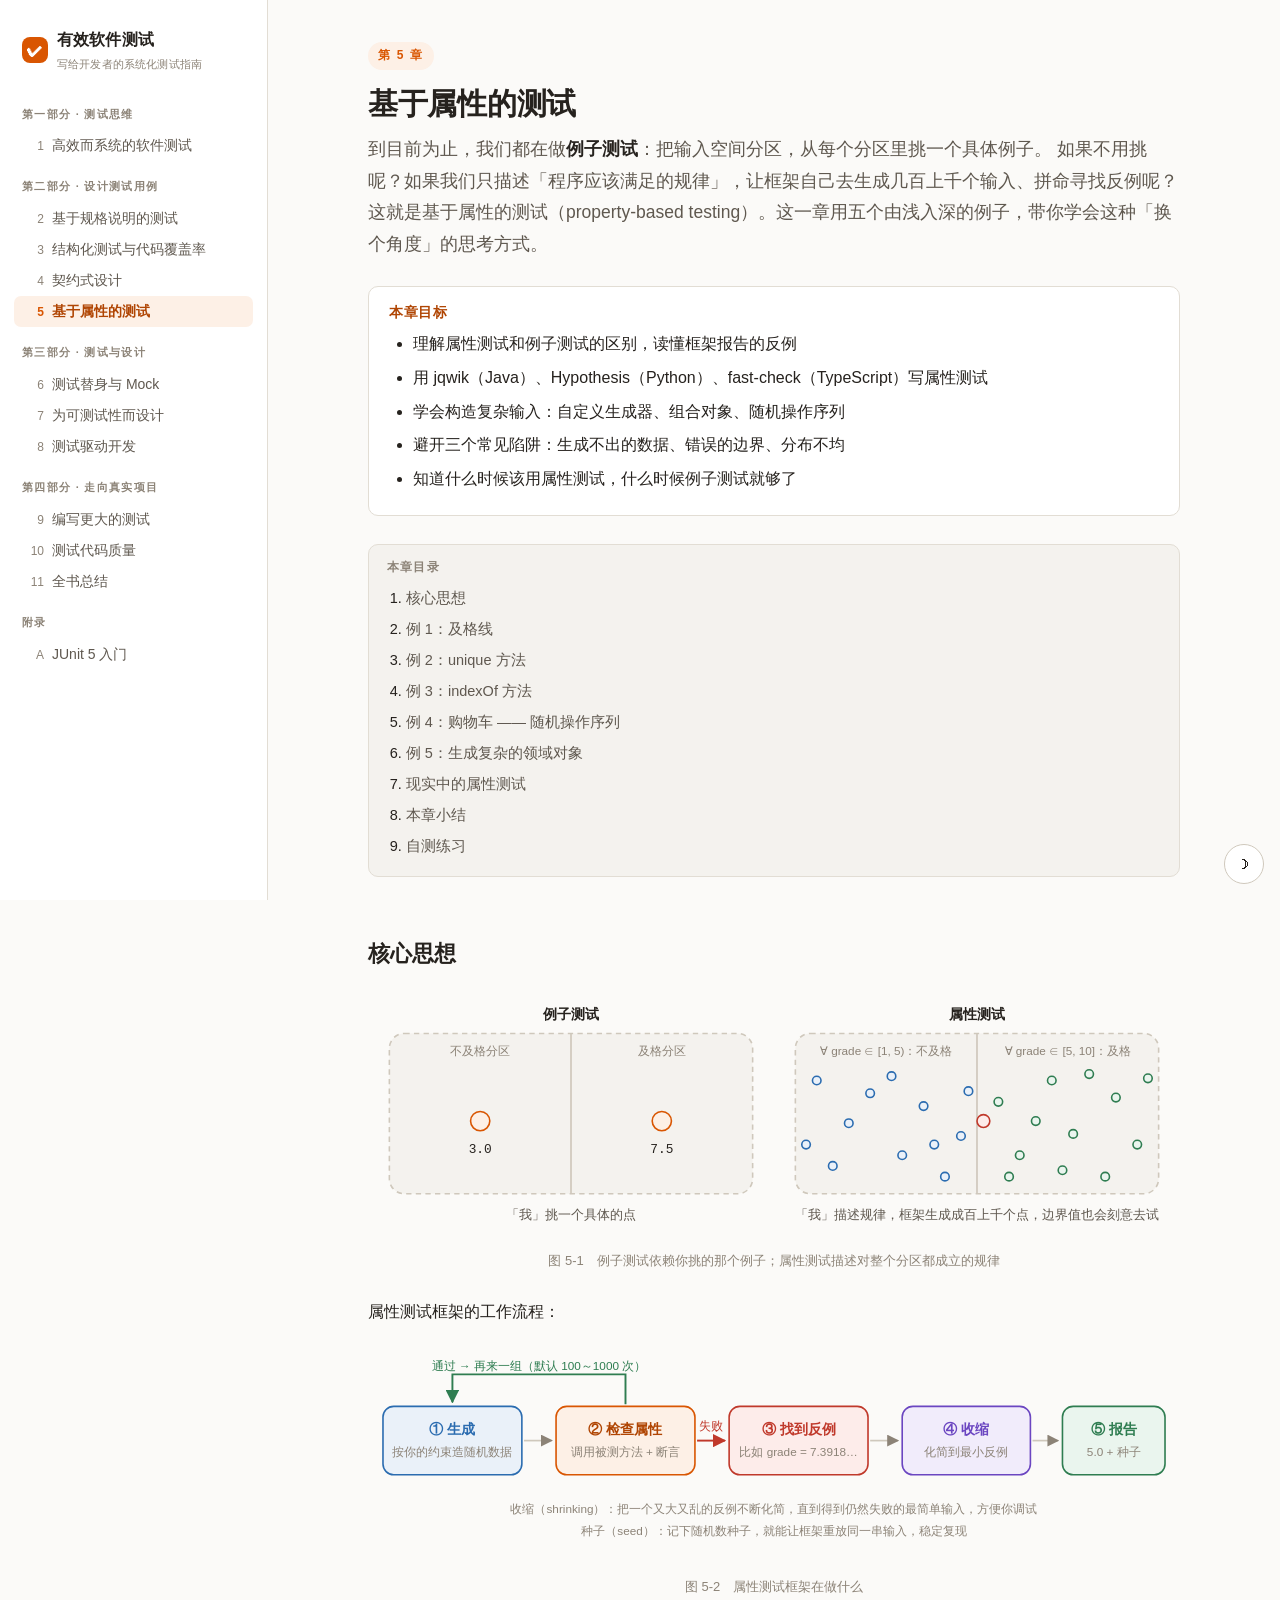
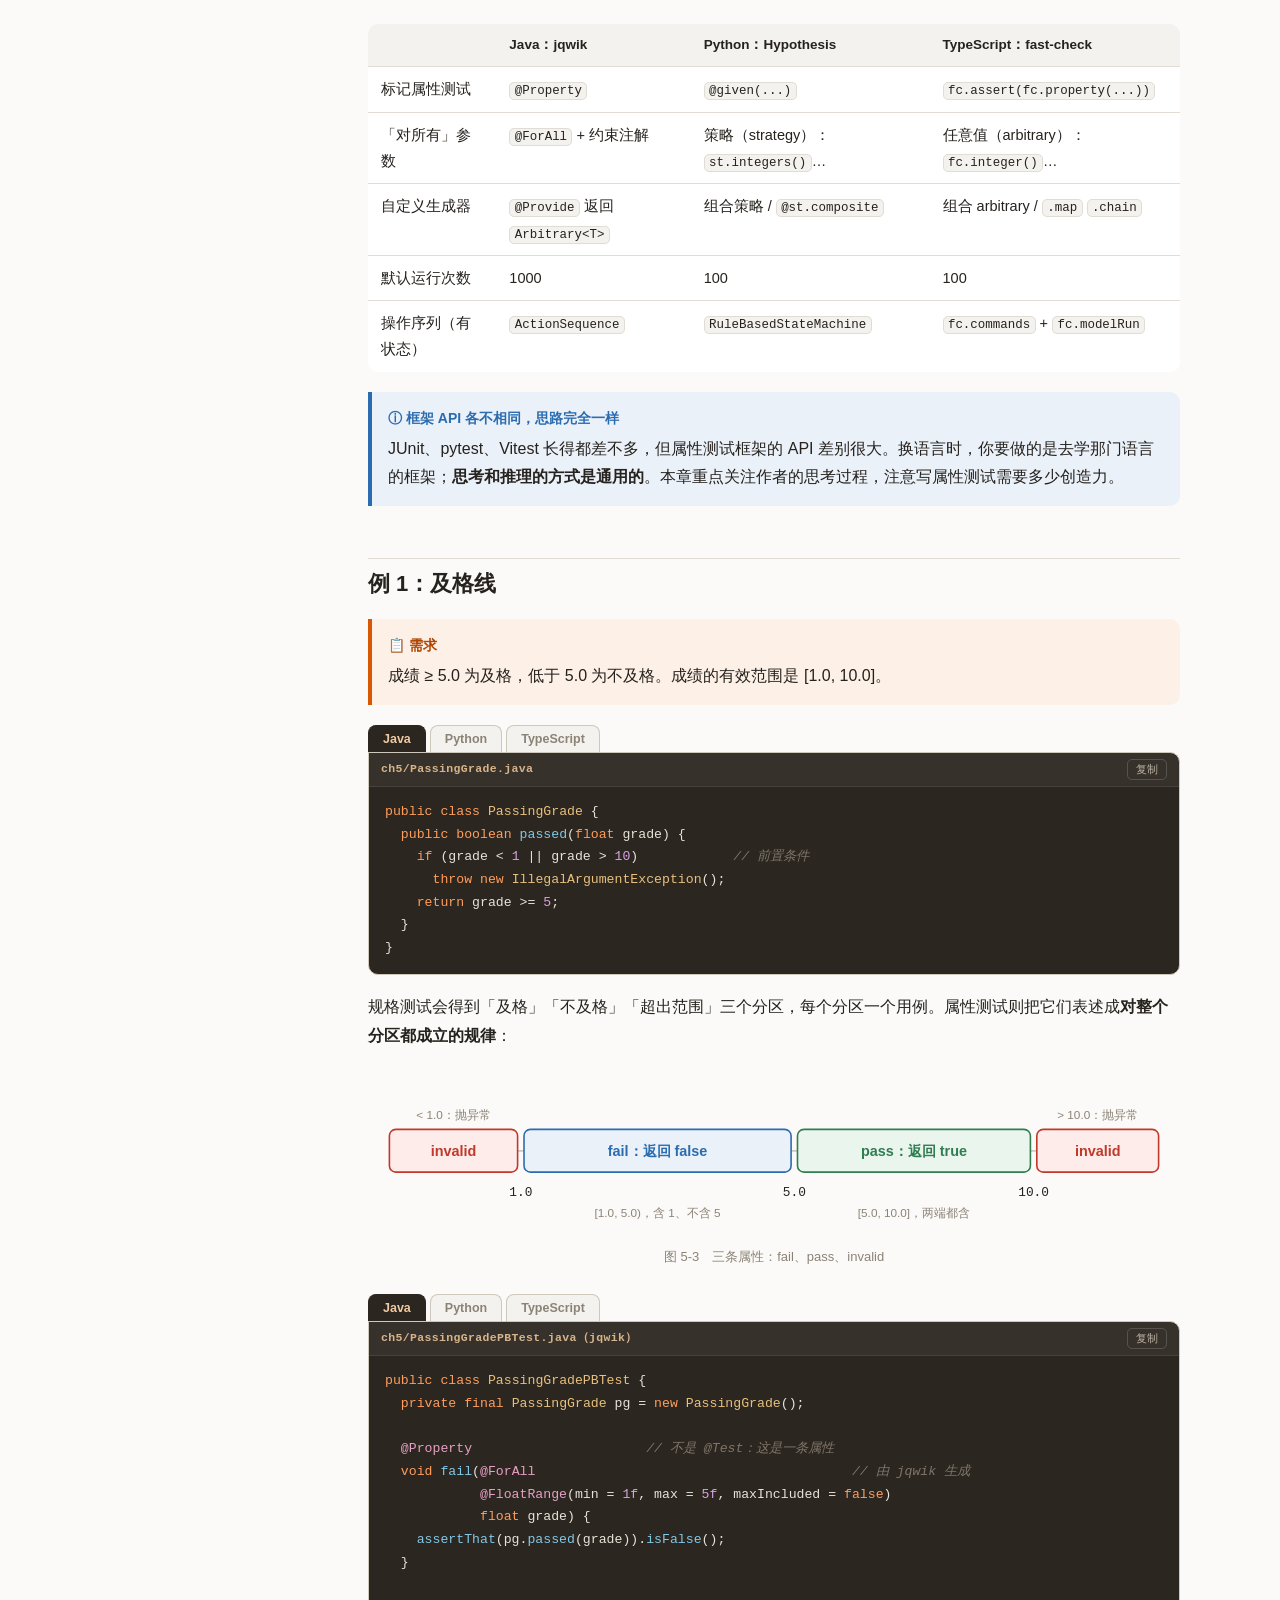
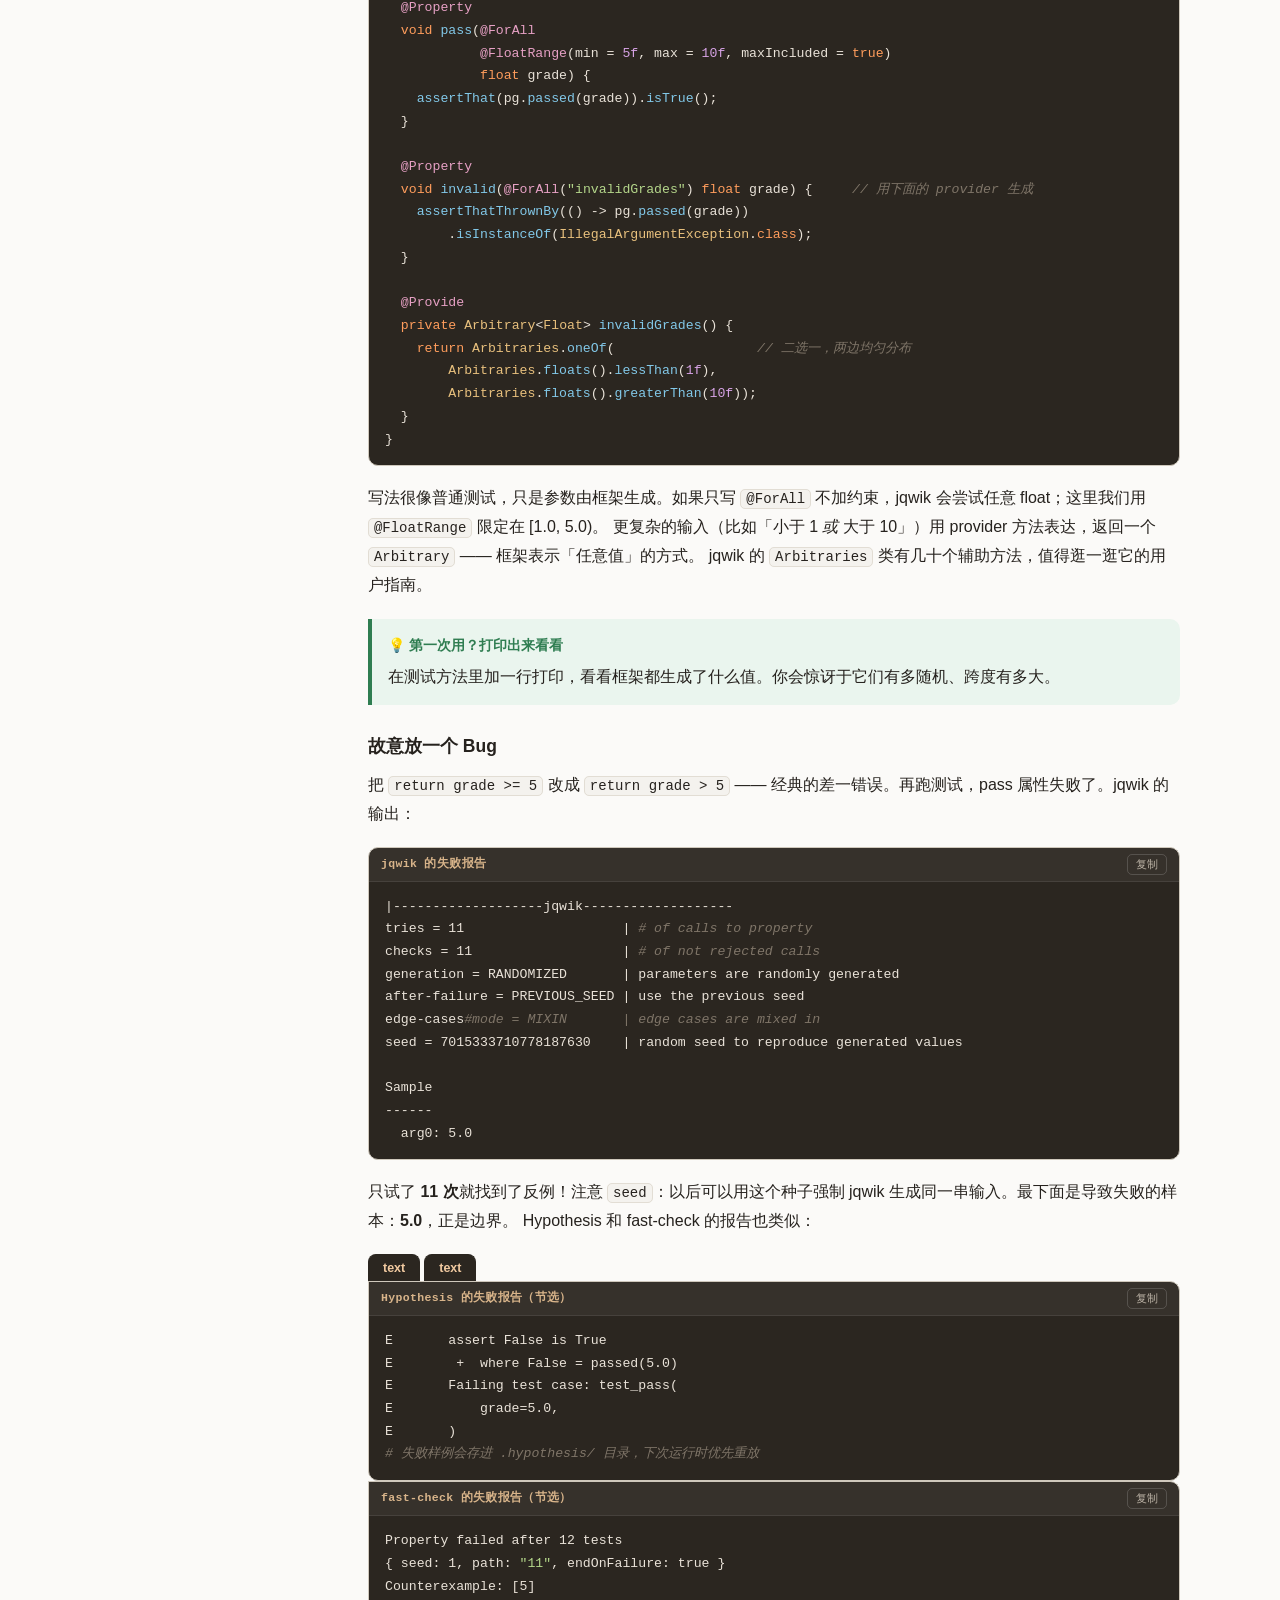
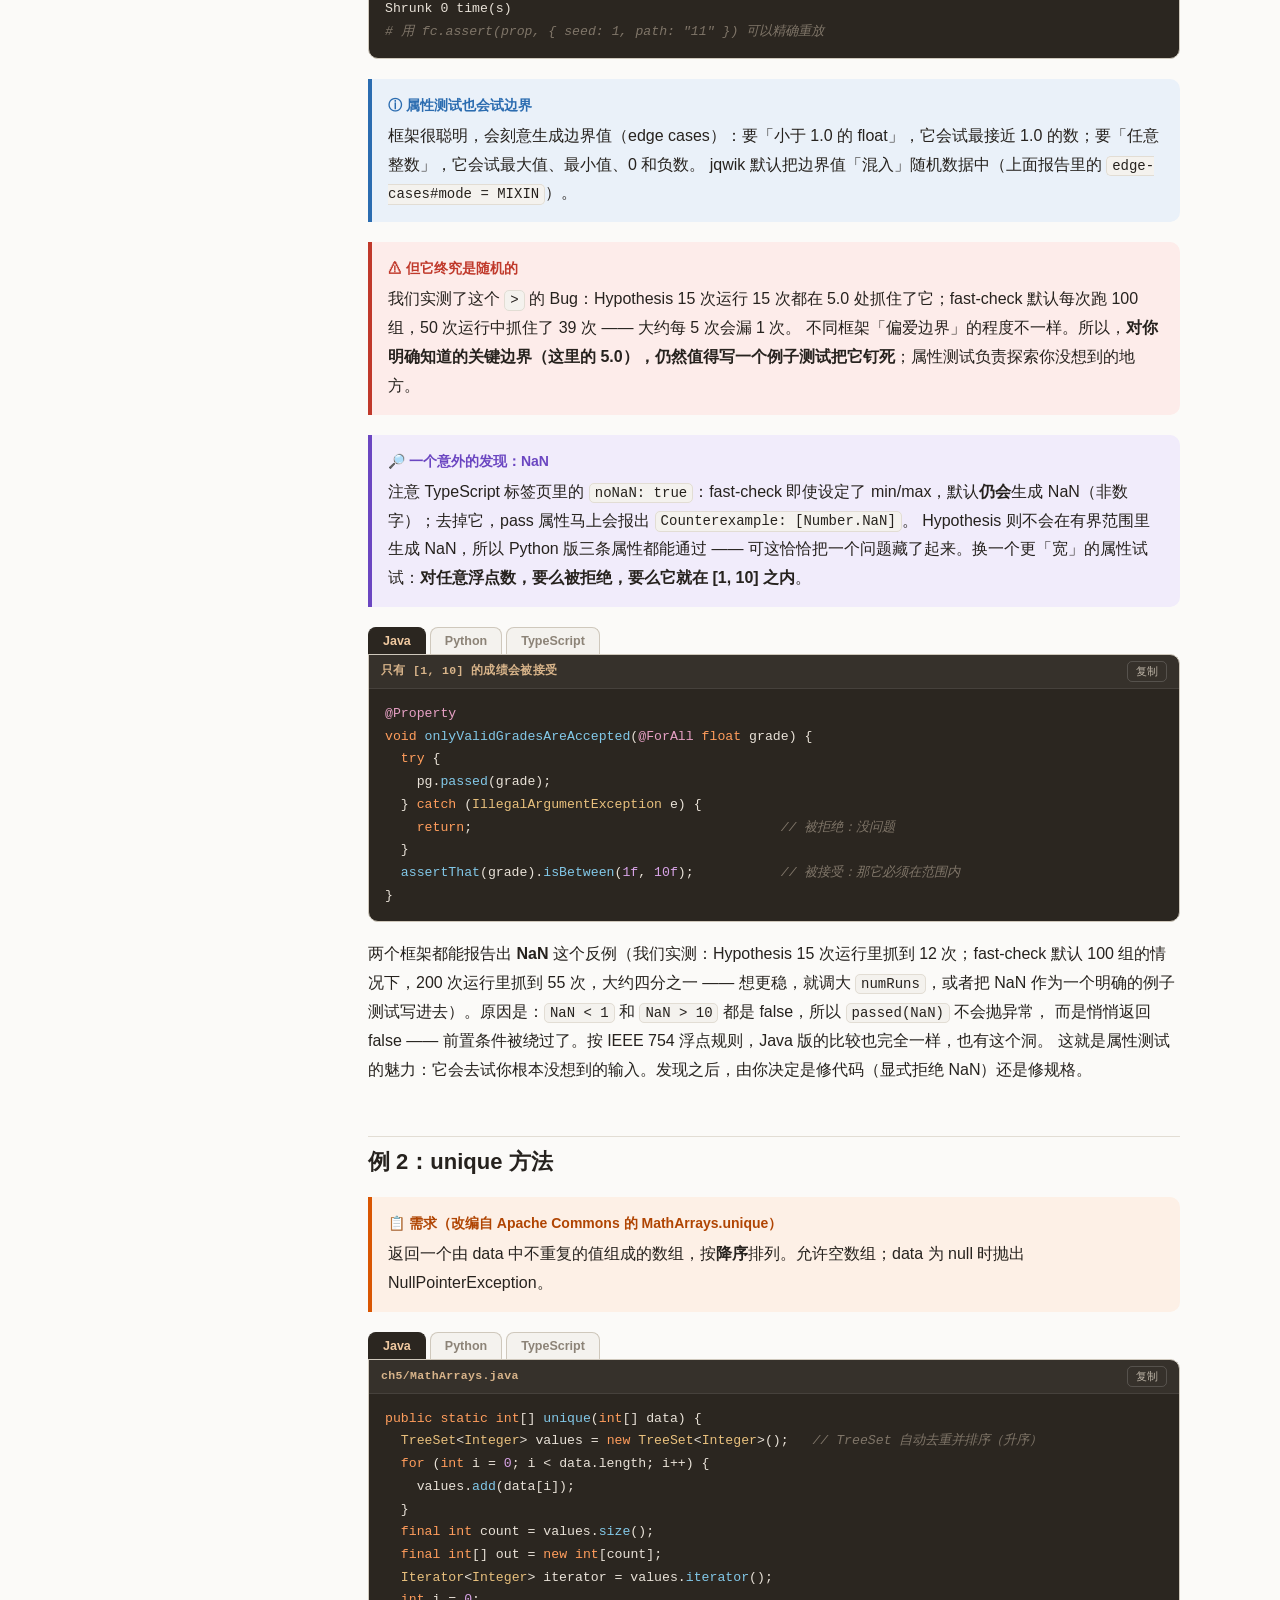
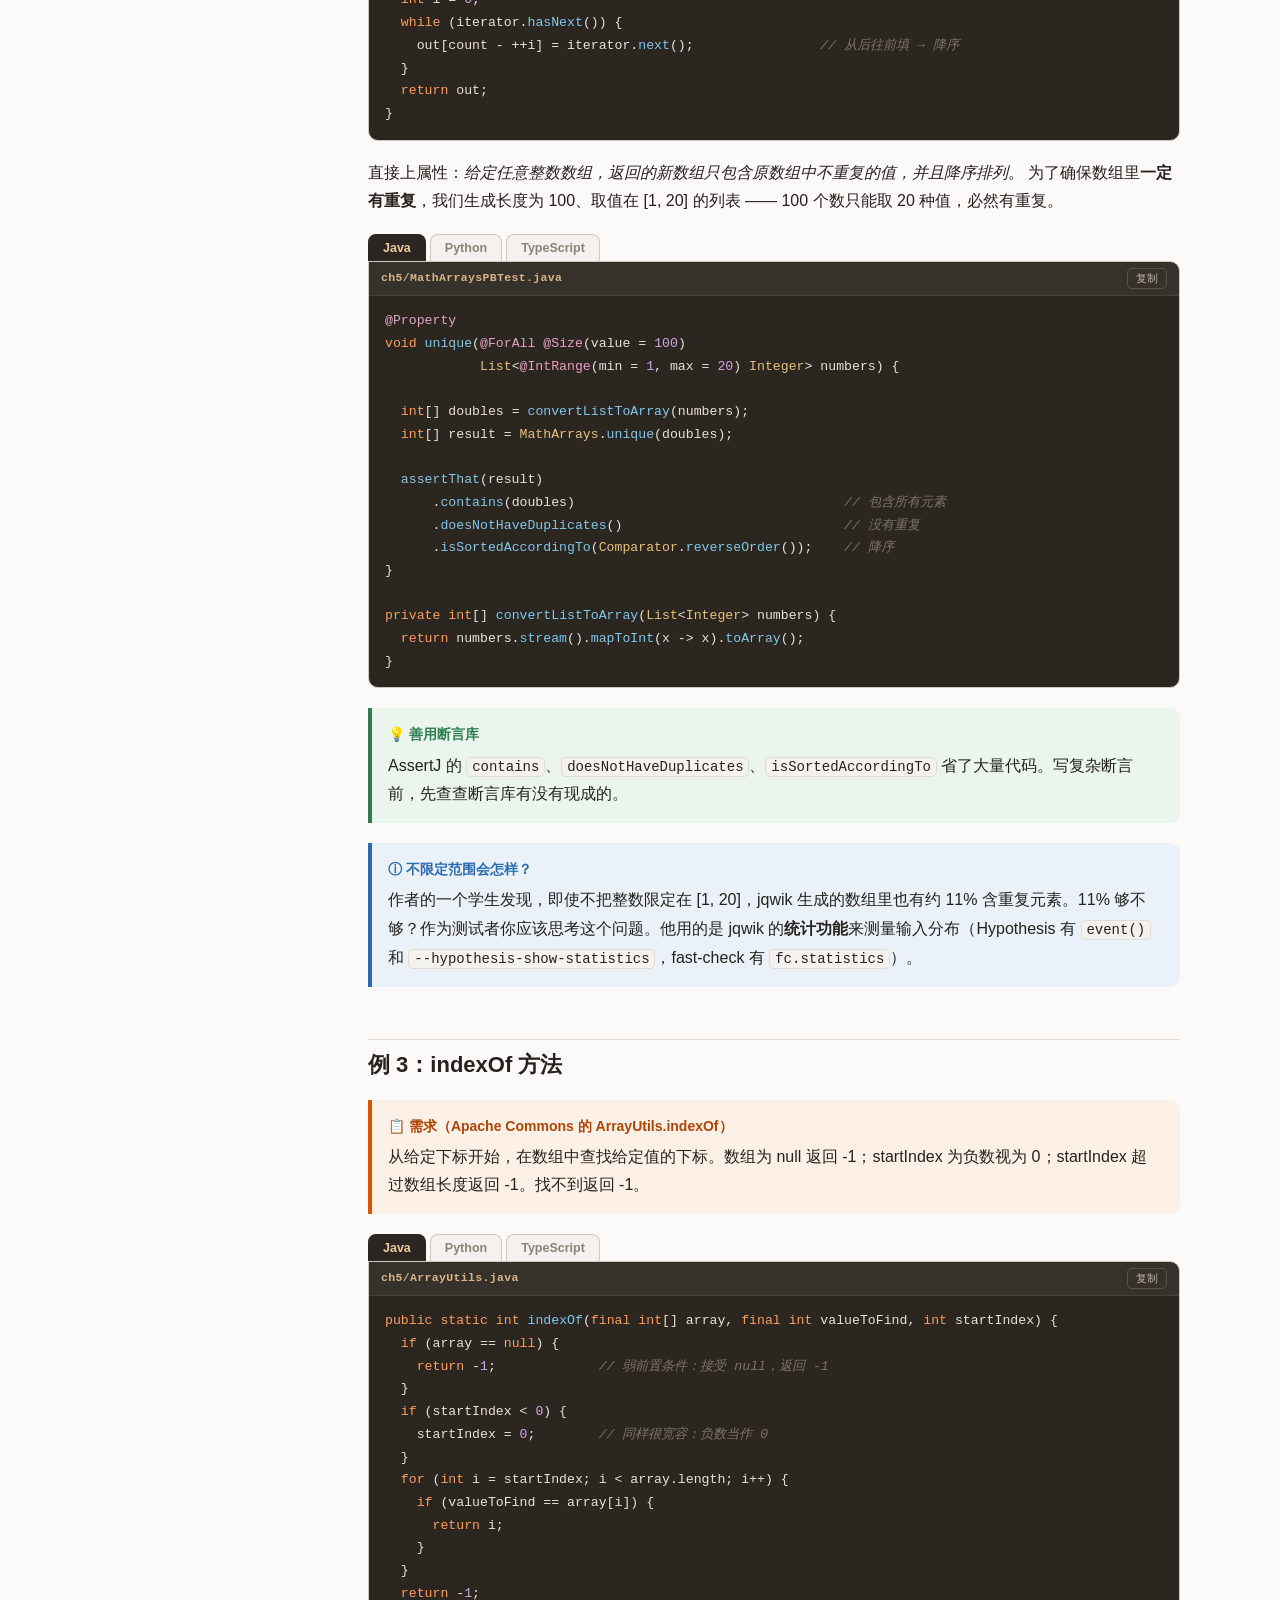
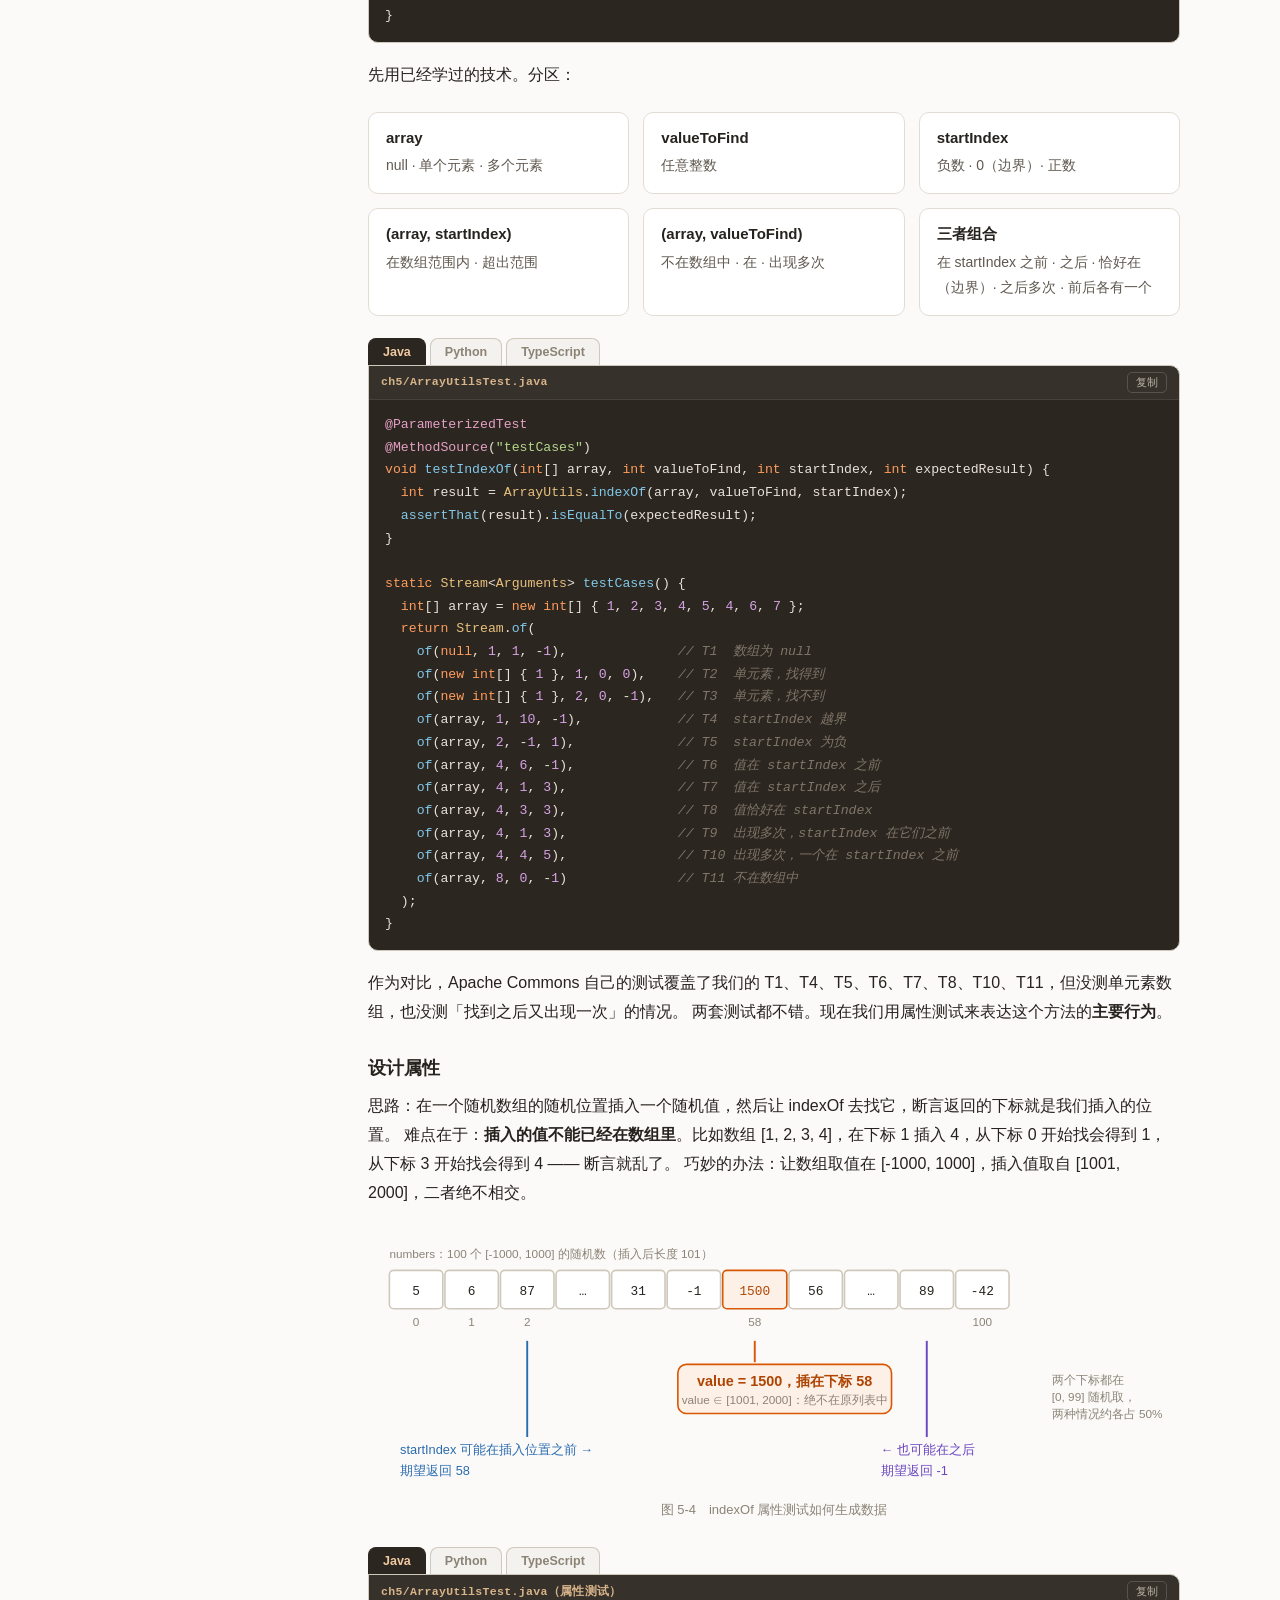
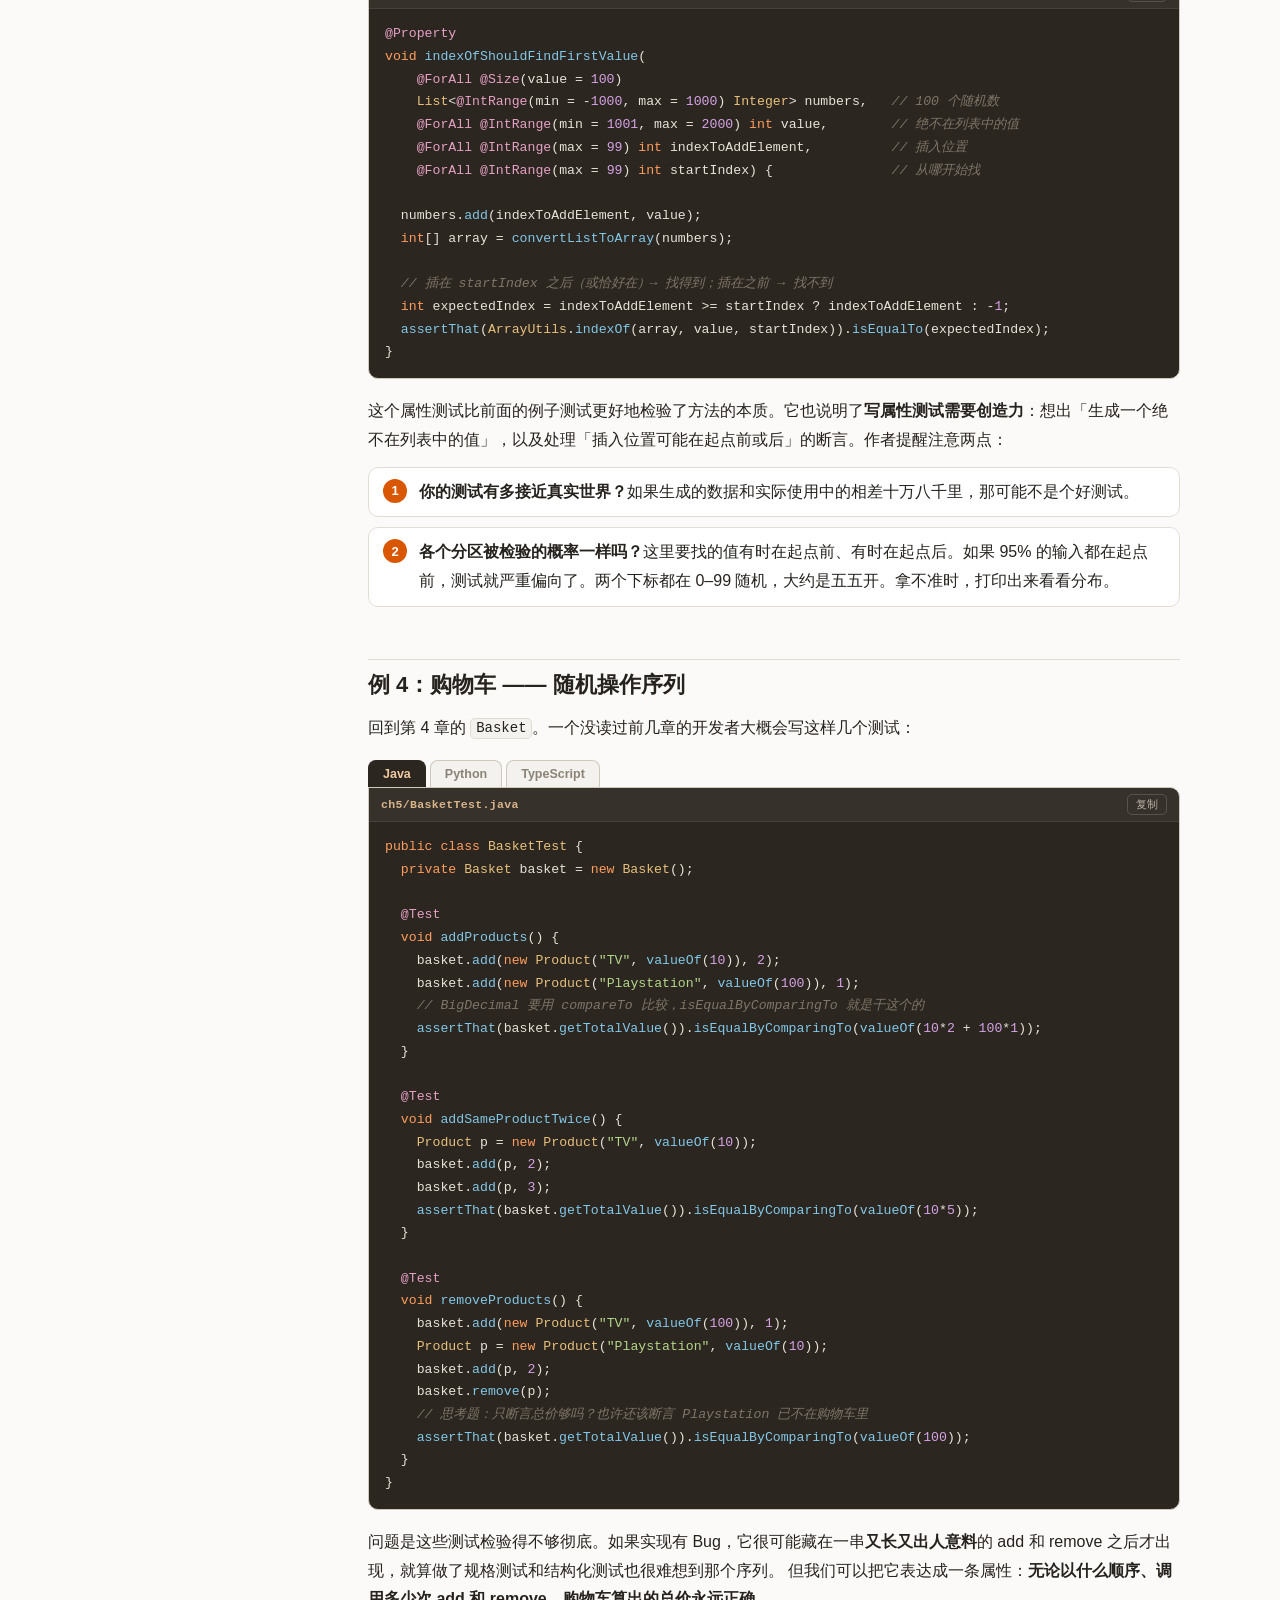
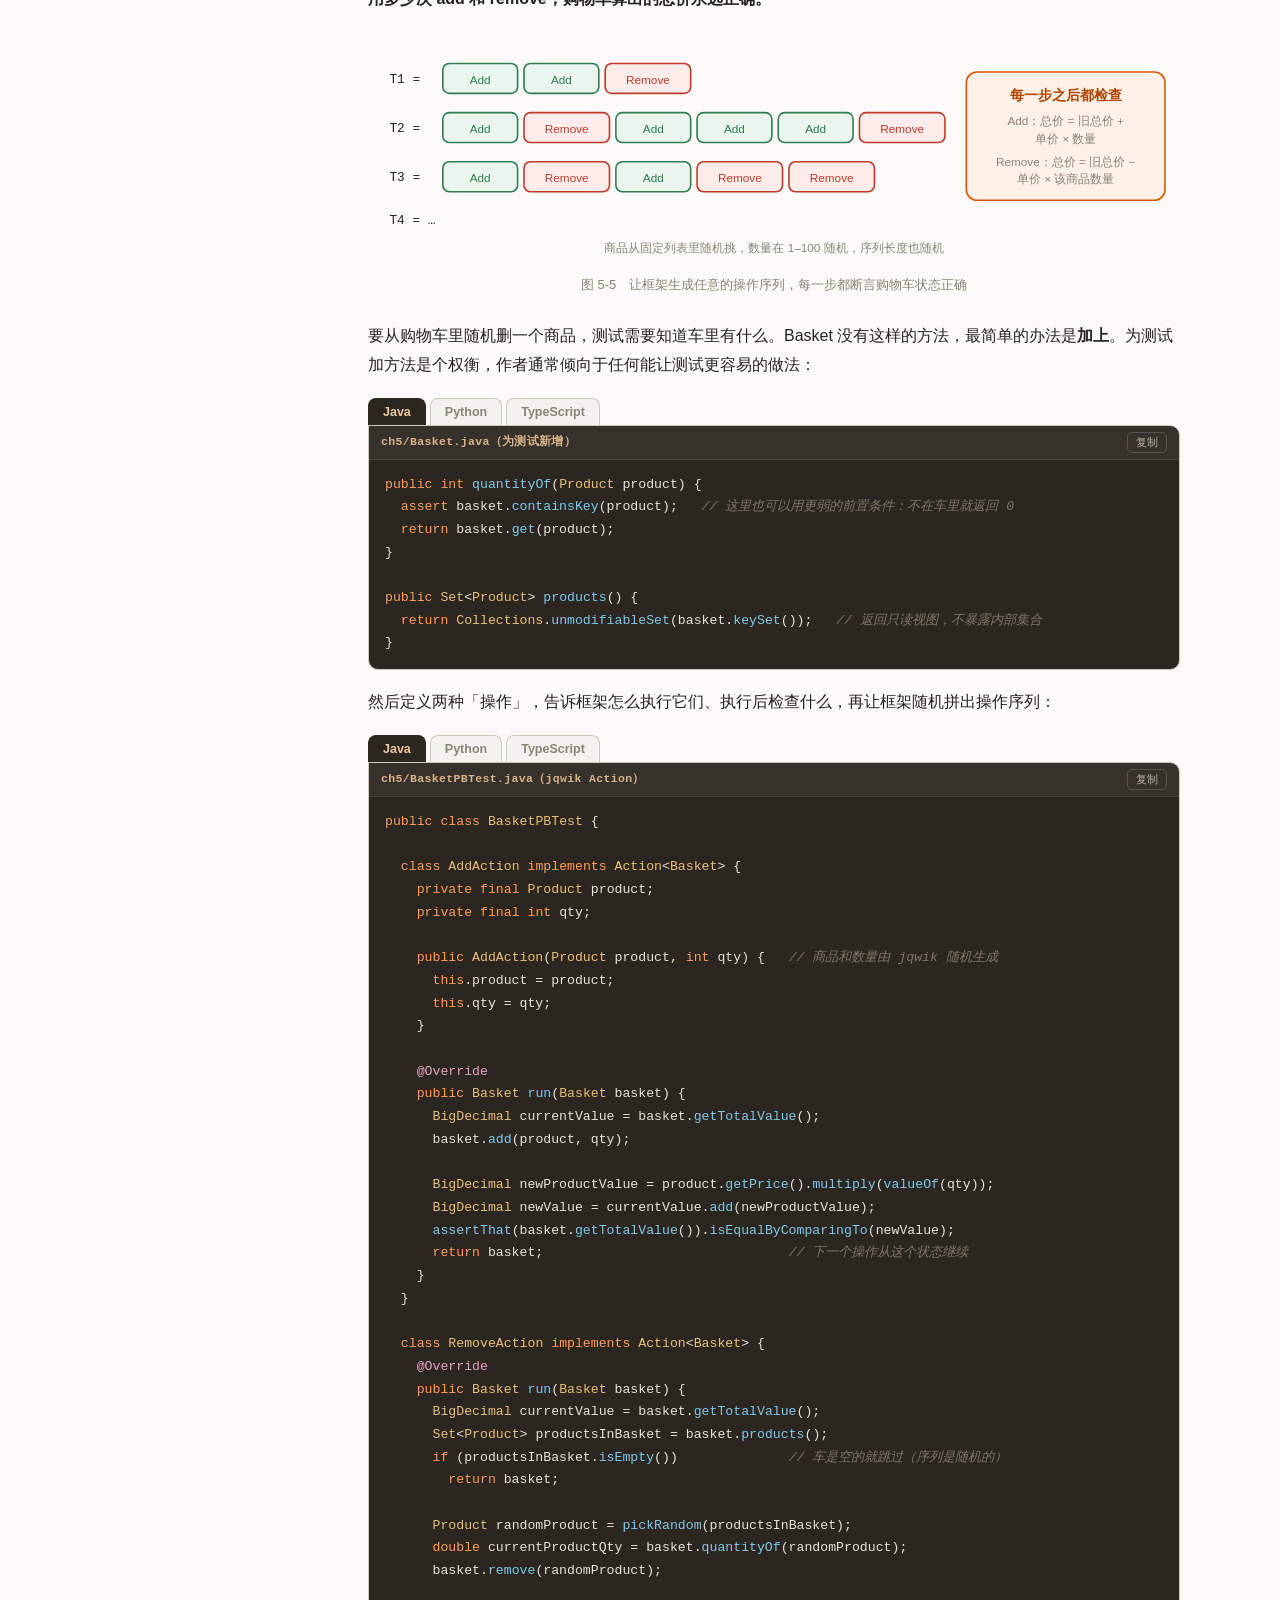
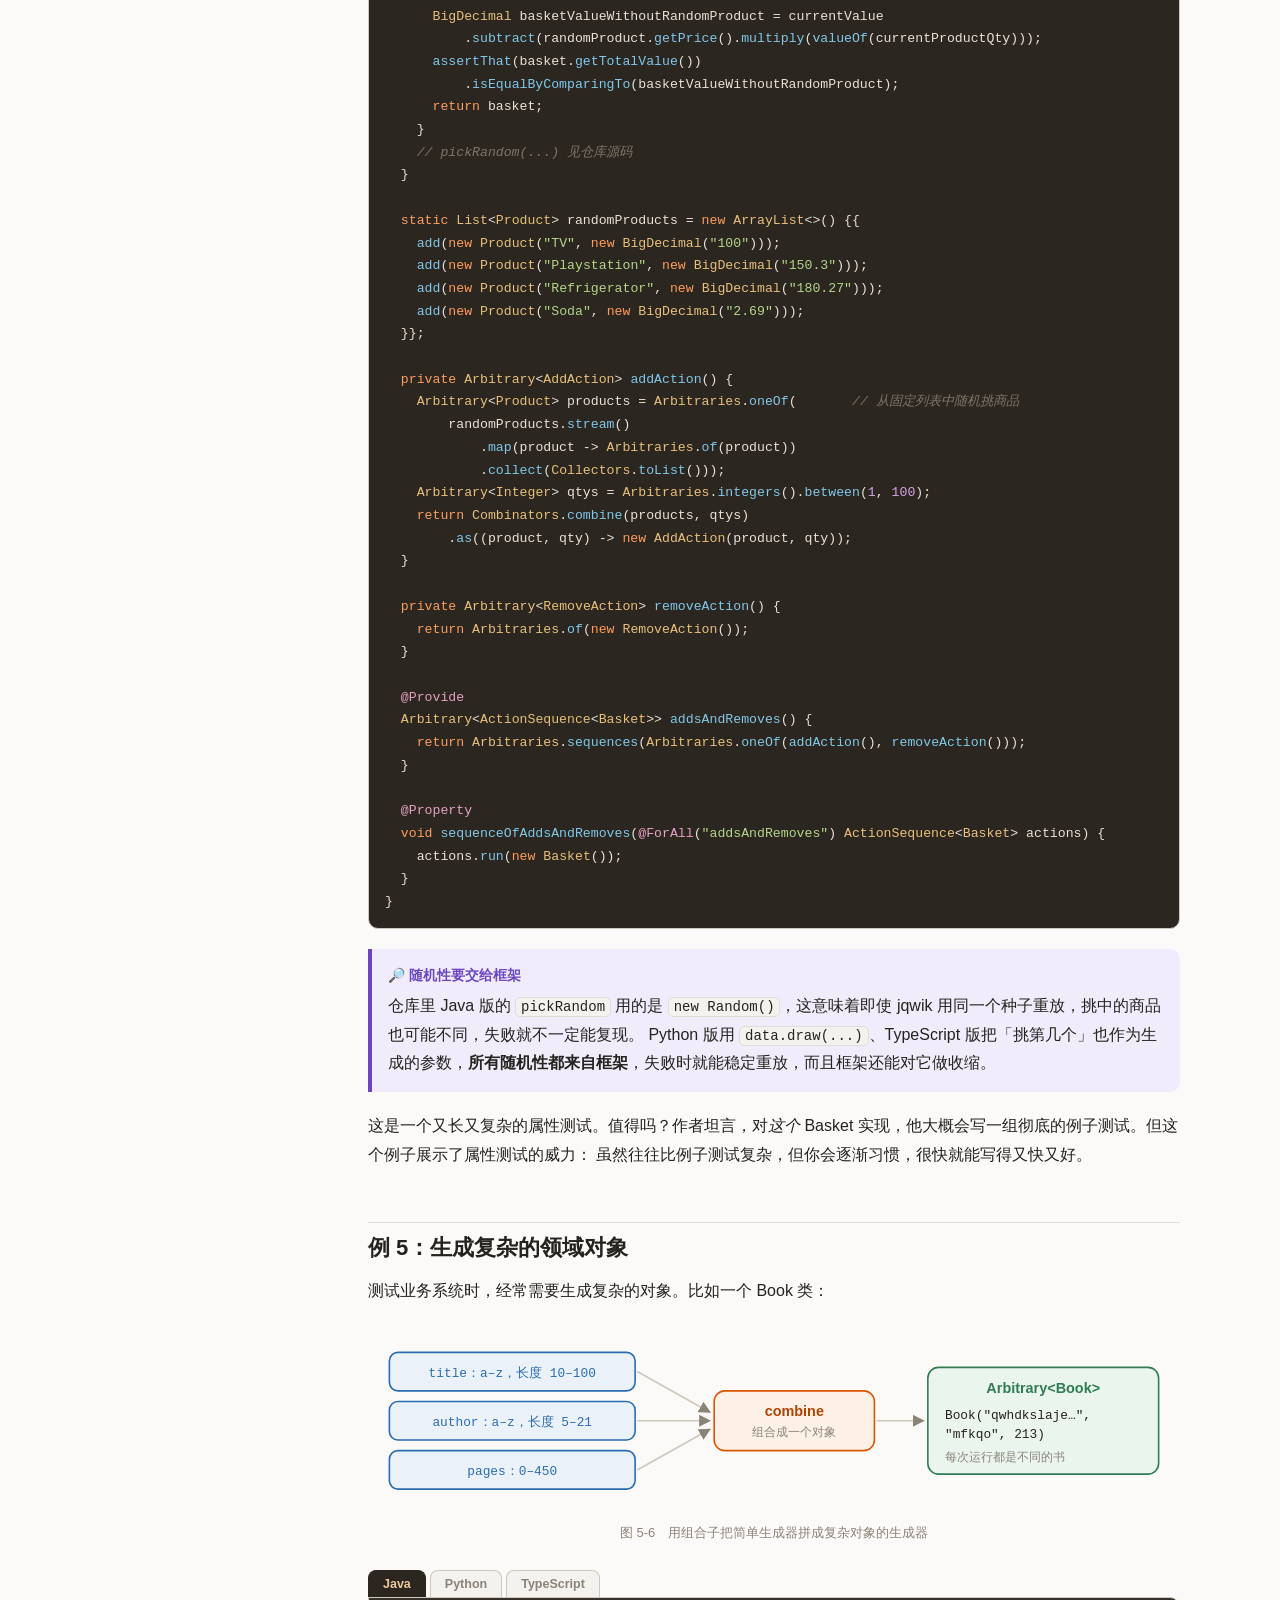
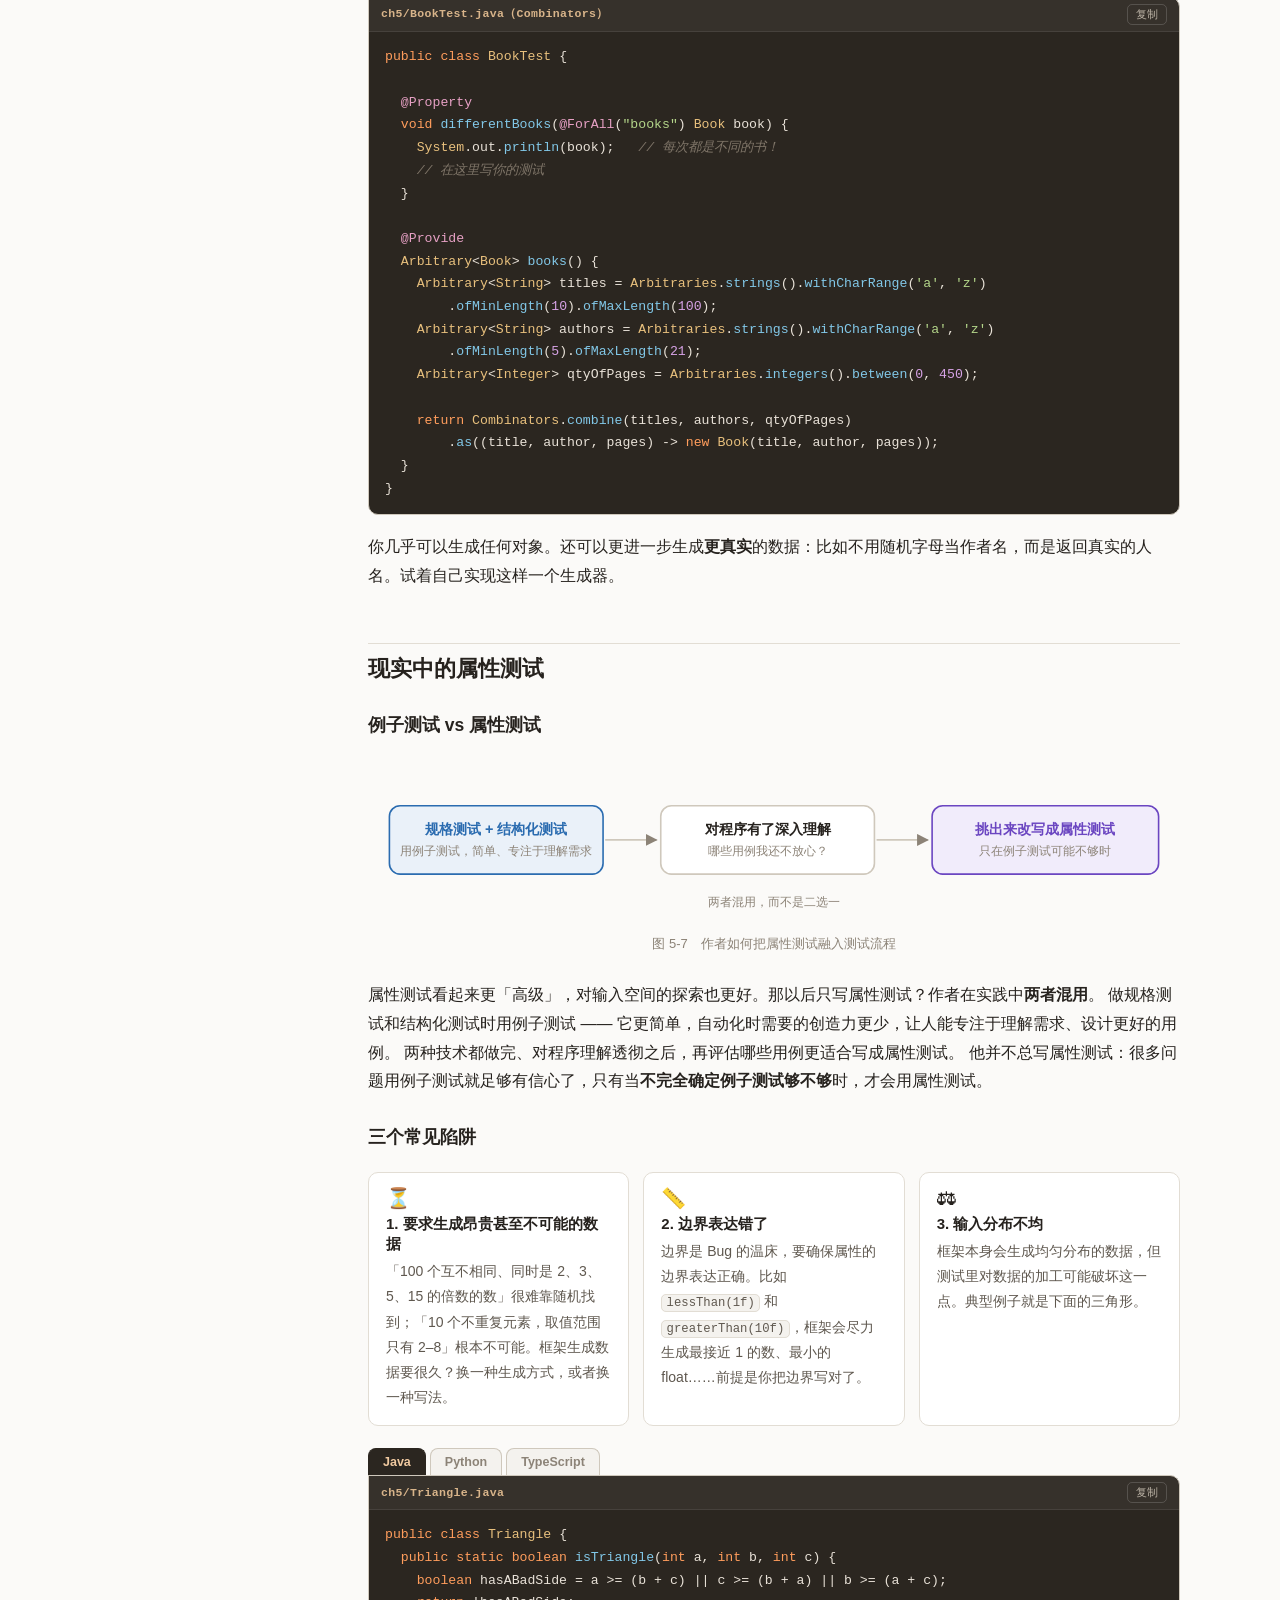
<file: docs/ch05.html>
<!doctype html>
<html lang="zh-CN">
<head>
<meta charset="utf-8">
<meta name="viewport" content="width=device-width,initial-scale=1">
<title>第 5 章 · 基于属性的测试 — 有效软件测试</title>
<link rel="stylesheet" href="assets/style.css">
</head>
<body data-chapter="5">
<div id="app">
<aside id="sidebar"></aside>
<main>

<span class="chapter-eyebrow">第 5 章</span>
<h1>基于属性的测试</h1>
<p class="lede">
  到目前为止，我们都在做<strong>例子测试</strong>：把输入空间分区，从每个分区里挑一个具体例子。
  如果不用挑呢？如果我们只描述「程序应该满足的规律」，让框架自己去生成几百上千个输入、拼命寻找反例呢？
  这就是基于属性的测试（property-based testing）。这一章用五个由浅入深的例子，带你学会这种「换个角度」的思考方式。
</p>

<div class="goals">
  <h4>本章目标</h4>
  <ul>
    <li>理解属性测试和例子测试的区别，读懂框架报告的反例</li>
    <li>用 jqwik（Java）、Hypothesis（Python）、fast-check（TypeScript）写属性测试</li>
    <li>学会构造复杂输入：自定义生成器、组合对象、随机操作序列</li>
    <li>避开三个常见陷阱：生成不出的数据、错误的边界、分布不均</li>
    <li>知道什么时候该用属性测试，什么时候例子测试就够了</li>
  </ul>
</div>

<div id="chapter-toc"></div>

<h2 id="idea">核心思想</h2>

<figure>
<svg class="dgm" viewBox="0 0 760 230" role="img" aria-label="例子测试从每个分区挑一个点，属性测试让框架在分区内生成大量随机点">
  <text class="ttl" x="190" y="22" text-anchor="middle">例子测试</text>
  <rect class="bx-d" x="20" y="36" width="340" height="150" rx="14"/>
  <path class="ln" d="M190 36 V186"/>
  <text class="sm" x="105" y="56" text-anchor="middle">不及格分区</text>
  <text class="sm" x="275" y="56" text-anchor="middle">及格分区</text>
  <circle class="bx-a" cx="105" cy="118" r="9"/>
  <circle class="bx-a" cx="275" cy="118" r="9"/>
  <text class="mono" x="105" y="148" text-anchor="middle">3.0</text>
  <text class="mono" x="275" y="148" text-anchor="middle">7.5</text>
  <text class="lbl" x="190" y="210" text-anchor="middle">「我」挑一个具体的点</text>

  <text class="ttl" x="570" y="22" text-anchor="middle">属性测试</text>
  <rect class="bx-d" x="400" y="36" width="340" height="150" rx="14"/>
  <path class="ln" d="M570 36 V186"/>
  <text class="sm" x="485" y="56" text-anchor="middle">∀ grade ∈ [1, 5)：不及格</text>
  <text class="sm" x="655" y="56" text-anchor="middle">∀ grade ∈ [5, 10]：及格</text>
  <g>
    <circle class="bx-b" cx="420" cy="80" r="4"/><circle class="bx-b" cx="450" cy="120" r="4"/><circle class="bx-b" cx="470" cy="92" r="4"/>
    <circle class="bx-b" cx="500" cy="150" r="4"/><circle class="bx-b" cx="520" cy="104" r="4"/><circle class="bx-b" cx="540" cy="170" r="4"/>
    <circle class="bx-b" cx="435" cy="160" r="4"/><circle class="bx-b" cx="490" cy="76" r="4"/><circle class="bx-b" cx="555" cy="132" r="4"/>
    <circle class="bx-b" cx="562" cy="90" r="4"/><circle class="bx-b" cx="410" cy="140" r="4"/><circle class="bx-b" cx="530" cy="140" r="4"/>
    <circle class="bx-g" cx="590" cy="100" r="4"/><circle class="bx-g" cx="610" cy="150" r="4"/><circle class="bx-g" cx="640" cy="80" r="4"/>
    <circle class="bx-g" cx="660" cy="130" r="4"/><circle class="bx-g" cx="690" cy="170" r="4"/><circle class="bx-g" cx="700" cy="96" r="4"/>
    <circle class="bx-g" cx="720" cy="140" r="4"/><circle class="bx-g" cx="625" cy="118" r="4"/><circle class="bx-g" cx="675" cy="74" r="4"/>
    <circle class="bx-g" cx="600" cy="170" r="4"/><circle class="bx-g" cx="730" cy="78" r="4"/><circle class="bx-g" cx="650" cy="164" r="4"/>
    <circle class="bx-r" cx="576" cy="118" r="6"/>
  </g>
  <text class="lbl" x="570" y="210" text-anchor="middle">「我」描述规律，框架生成成百上千个点，边界值也会刻意去试</text>
</svg>
<figcaption>图 5-1　例子测试依赖你挑的那个例子；属性测试描述对整个分区都成立的规律</figcaption>
</figure>

<p>属性测试框架的工作流程：</p>

<figure>
<svg class="dgm" viewBox="0 0 760 200" role="img" aria-label="属性测试的工作流程：生成随机输入，检查属性，发现反例后收缩到最小，并报告种子">
  <rect class="bx-b" x="14" y="50" width="130" height="64" rx="10"/>
  <text class="ttl on-b" x="79" y="76" text-anchor="middle">① 生成</text>
  <text class="sm" x="79" y="96" text-anchor="middle">按你的约束造随机数据</text>
  <path class="ln" d="M146 82 H172" marker-end="url(#ar)"/>
  <rect class="bx-a" x="176" y="50" width="130" height="64" rx="10"/>
  <text class="ttl on-a" x="241" y="76" text-anchor="middle">② 检查属性</text>
  <text class="sm" x="241" y="96" text-anchor="middle">调用被测方法 + 断言</text>
  <path class="ln-g" d="M241 48 V20 H79 V46" marker-end="url(#ar-g)"/>
  <text class="sm on-g" x="160" y="16" text-anchor="middle">通过 → 再来一组（默认 100～1000 次）</text>
  <path class="ln-r" d="M308 82 H334" marker-end="url(#ar-r)"/>
  <text class="sm on-r" x="321" y="72" text-anchor="middle">失败</text>
  <rect class="bx-r" x="338" y="50" width="130" height="64" rx="10"/>
  <text class="ttl on-r" x="403" y="76" text-anchor="middle">③ 找到反例</text>
  <text class="sm" x="403" y="96" text-anchor="middle">比如 grade = 7.3918…</text>
  <path class="ln" d="M470 82 H496" marker-end="url(#ar)"/>
  <rect class="bx-p" x="500" y="50" width="120" height="64" rx="10"/>
  <text class="ttl on-p" x="560" y="76" text-anchor="middle">④ 收缩</text>
  <text class="sm" x="560" y="96" text-anchor="middle">化简到最小反例</text>
  <path class="ln" d="M622 82 H646" marker-end="url(#ar)"/>
  <rect class="bx-g" x="650" y="50" width="96" height="64" rx="10"/>
  <text class="ttl on-g" x="698" y="76" text-anchor="middle">⑤ 报告</text>
  <text class="sm" x="698" y="96" text-anchor="middle">5.0 + 种子</text>
  <text class="sm" x="380" y="150" text-anchor="middle">收缩（shrinking）：把一个又大又乱的反例不断化简，直到得到仍然失败的最简单输入，方便你调试</text>
  <text class="sm" x="380" y="170" text-anchor="middle">种子（seed）：记下随机数种子，就能让框架重放同一串输入，稳定复现</text>
</svg>
<figcaption>图 5-2　属性测试框架在做什么</figcaption>
</figure>

<div class="tw">
<table>
  <tr><th></th><th>Java：jqwik</th><th>Python：Hypothesis</th><th>TypeScript：fast-check</th></tr>
  <tr><td>标记属性测试</td><td><code>@Property</code></td><td><code>@given(...)</code></td><td><code>fc.assert(fc.property(...))</code></td></tr>
  <tr><td>「对所有」参数</td><td><code>@ForAll</code> + 约束注解</td><td>策略（strategy）：<code>st.integers()</code>…</td><td>任意值（arbitrary）：<code>fc.integer()</code>…</td></tr>
  <tr><td>自定义生成器</td><td><code>@Provide</code> 返回 <code>Arbitrary&lt;T&gt;</code></td><td>组合策略 / <code>@st.composite</code></td><td>组合 arbitrary / <code>.map</code> <code>.chain</code></td></tr>
  <tr><td>默认运行次数</td><td>1000</td><td>100</td><td>100</td></tr>
  <tr><td>操作序列（有状态）</td><td><code>ActionSequence</code></td><td><code>RuleBasedStateMachine</code></td><td><code>fc.commands</code> + <code>fc.modelRun</code></td></tr>
</table>
</div>

<div class="box note">
  <div class="t">&#9432; 框架 API 各不相同，思路完全一样</div>
  <p>JUnit、pytest、Vitest 长得都差不多，但属性测试框架的 API 差别很大。换语言时，你要做的是去学那门语言的框架；<strong>思考和推理的方式是通用的</strong>。本章重点关注作者的思考过程，注意写属性测试需要多少创造力。</p>
</div>

<h2 id="grade">例 1：及格线</h2>

<div class="box key">
  <div class="t">&#128203; 需求</div>
  <p>成绩 ≥ 5.0 为及格，低于 5.0 为不及格。成绩的有效范围是 [1.0, 10.0]。</p>
</div>

<div class="langs">
<div class="code" data-lang="java" data-file="ch5/PassingGrade.java"><pre>
public class PassingGrade {
  public boolean passed(float grade) {
    if (grade &lt; 1 || grade &gt; 10)            // 前置条件
      throw new IllegalArgumentException();
    return grade &gt;= 5;
  }
}
</pre></div>
<div class="code" data-lang="python" data-file="passing_grade.py"><pre>
def passed(grade: float) -&gt; bool:
    if grade &lt; 1 or grade &gt; 10:              # 前置条件
        raise ValueError("grade must be in [1, 10]")
    return grade &gt;= 5
</pre></div>
<div class="code" data-lang="ts" data-file="passingGrade.ts"><pre>
export function passed(grade: number): boolean {
  if (grade &lt; 1 || grade &gt; 10) {           // 前置条件
    throw new RangeError("grade must be in [1, 10]");
  }
  return grade &gt;= 5;
}
</pre></div>
</div>

<p>规格测试会得到「及格」「不及格」「超出范围」三个分区，每个分区一个用例。属性测试则把它们表述成<strong>对整个分区都成立的规律</strong>：</p>

<figure>
<svg class="dgm" viewBox="0 0 760 150" role="img" aria-label="及格线问题的三条属性">
  <path class="ln" d="M20 70 H740"/>
  <rect class="bx-r" x="20" y="50" width="120" height="40" rx="6"/>
  <text class="ttl on-r" x="80" y="75" text-anchor="middle">invalid</text>
  <rect class="bx-b" x="146" y="50" width="250" height="40" rx="6"/>
  <text class="ttl on-b" x="271" y="75" text-anchor="middle">fail：返回 false</text>
  <rect class="bx-g" x="402" y="50" width="218" height="40" rx="6"/>
  <text class="ttl on-g" x="511" y="75" text-anchor="middle">pass：返回 true</text>
  <rect class="bx-r" x="626" y="50" width="114" height="40" rx="6"/>
  <text class="ttl on-r" x="683" y="75" text-anchor="middle">invalid</text>
  <text class="mono" x="143" y="112" text-anchor="middle">1.0</text>
  <text class="mono" x="399" y="112" text-anchor="middle">5.0</text>
  <text class="mono" x="623" y="112" text-anchor="middle">10.0</text>
  <text class="sm" x="271" y="132" text-anchor="middle">[1.0, 5.0)，含 1、不含 5</text>
  <text class="sm" x="511" y="132" text-anchor="middle">[5.0, 10.0]，两端都含</text>
  <text class="sm" x="80" y="40" text-anchor="middle">&lt; 1.0：抛异常</text>
  <text class="sm" x="683" y="40" text-anchor="middle">&gt; 10.0：抛异常</text>
</svg>
<figcaption>图 5-3　三条属性：fail、pass、invalid</figcaption>
</figure>

<div class="langs">
<div class="code" data-lang="java" data-file="ch5/PassingGradePBTest.java（jqwik）"><pre>
public class PassingGradePBTest {
  private final PassingGrade pg = new PassingGrade();

  @Property                      // 不是 @Test：这是一条属性
  void fail(@ForAll                                        // 由 jqwik 生成
            @FloatRange(min = 1f, max = 5f, maxIncluded = false)
            float grade) {
    assertThat(pg.passed(grade)).isFalse();
  }

  @Property
  void pass(@ForAll
            @FloatRange(min = 5f, max = 10f, maxIncluded = true)
            float grade) {
    assertThat(pg.passed(grade)).isTrue();
  }

  @Property
  void invalid(@ForAll("invalidGrades") float grade) {     // 用下面的 provider 生成
    assertThatThrownBy(() -&gt; pg.passed(grade))
        .isInstanceOf(IllegalArgumentException.class);
  }

  @Provide
  private Arbitrary&lt;Float&gt; invalidGrades() {
    return Arbitraries.oneOf(                  // 二选一，两边均匀分布
        Arbitraries.floats().lessThan(1f),
        Arbitraries.floats().greaterThan(10f));
  }
}
</pre></div>
<div class="code" data-lang="python" data-file="test_passing_grade.py（Hypothesis）"><pre>
import pytest
from hypothesis import given, strategies as st
from passing_grade import passed

@given(st.floats(min_value=1.0, max_value=5.0, exclude_max=True))
def test_fail(grade):
    assert passed(grade) is False

@given(st.floats(min_value=5.0, max_value=10.0))
def test_pass(grade):
    assert passed(grade) is True

invalid_grades = st.one_of(                    # 二选一，两边均匀分布
    st.floats(max_value=1.0, exclude_max=True),
    st.floats(min_value=10.0, exclude_min=True),
)

@given(invalid_grades)
def test_invalid(grade):
    with pytest.raises(ValueError):
        passed(grade)
</pre></div>
<div class="code" data-lang="ts" data-file="passingGrade.test.ts（fast-check）"><pre>
import { test, expect } from "vitest";
import fc from "fast-check";
import { passed } from "./passingGrade";

test("fail", () =&gt; {
  fc.assert(fc.property(
    fc.double({ min: 1, max: 5, maxExcluded: true, noNaN: true }),
    (grade) =&gt; { expect(passed(grade)).toBe(false); }));
});

test("pass", () =&gt; {
  fc.assert(fc.property(
    fc.double({ min: 5, max: 10, noNaN: true }),
    (grade) =&gt; { expect(passed(grade)).toBe(true); }));
});

const invalidGrades = fc.oneof(               // 二选一，两边均匀分布
  fc.double({ max: 1, maxExcluded: true, noNaN: true }),
  fc.double({ min: 10, minExcluded: true, noNaN: true }));

test("invalid", () =&gt; {
  fc.assert(fc.property(invalidGrades, (grade) =&gt; {
    expect(() =&gt; passed(grade)).toThrow(RangeError);
  }));
});
</pre></div>
</div>

<p>
  写法很像普通测试，只是参数由框架生成。如果只写 <code>@ForAll</code> 不加约束，jqwik 会尝试任意 float；这里我们用 <code>@FloatRange</code> 限定在 [1.0, 5.0)。
  更复杂的输入（比如「小于 1 <em>或</em> 大于 10」）用 provider 方法表达，返回一个 <code>Arbitrary</code> —— 框架表示「任意值」的方式。
  jqwik 的 <code>Arbitraries</code> 类有几十个辅助方法，值得逛一逛它的用户指南。
</p>

<div class="box tip">
  <div class="t">&#128161; 第一次用？打印出来看看</div>
  <p>在测试方法里加一行打印，看看框架都生成了什么值。你会惊讶于它们有多随机、跨度有多大。</p>
</div>

<h3>故意放一个 Bug</h3>

<p>把 <code>return grade &gt;= 5</code> 改成 <code>return grade &gt; 5</code> —— 经典的差一错误。再跑测试，pass 属性失败了。jqwik 的输出：</p>

<div class="code" data-lang="text" data-file="jqwik 的失败报告"><pre>
|-------------------jqwik-------------------
tries = 11                    | # of calls to property
checks = 11                   | # of not rejected calls
generation = RANDOMIZED       | parameters are randomly generated
after-failure = PREVIOUS_SEED | use the previous seed
edge-cases#mode = MIXIN       | edge cases are mixed in
seed = 7015333710778187630    | random seed to reproduce generated values

Sample
------
  arg0: 5.0
</pre></div>

<p>
  只试了 <strong>11 次</strong>就找到了反例！注意 <code>seed</code>：以后可以用这个种子强制 jqwik 生成同一串输入。最下面是导致失败的样本：<strong>5.0</strong>，正是边界。
  Hypothesis 和 fast-check 的报告也类似：
</p>

<div class="langs">
<div class="code" data-lang="text" data-file="Hypothesis 的失败报告（节选）"><pre>
E       assert False is True
E        +  where False = passed(5.0)
E       Failing test case: test_pass(
E           grade=5.0,
E       )
# 失败样例会存进 .hypothesis/ 目录，下次运行时优先重放
</pre></div>
<div class="code" data-lang="text" data-file="fast-check 的失败报告（节选）"><pre>
Property failed after 12 tests
{ seed: 1, path: "11", endOnFailure: true }
Counterexample: [5]
Shrunk 0 time(s)
# 用 fc.assert(prop, { seed: 1, path: "11" }) 可以精确重放
</pre></div>
</div>

<div class="box note">
  <div class="t">&#9432; 属性测试也会试边界</div>
  <p>
    框架很聪明，会刻意生成边界值（edge cases）：要「小于 1.0 的 float」，它会试最接近 1.0 的数；要「任意整数」，它会试最大值、最小值、0 和负数。
    jqwik 默认把边界值「混入」随机数据中（上面报告里的 <code>edge-cases#mode = MIXIN</code>）。
  </p>
</div>

<div class="box warn">
  <div class="t">&#9888; 但它终究是随机的</div>
  <p>
    我们实测了这个 <code>&gt;</code> 的 Bug：Hypothesis 15 次运行 15 次都在 5.0 处抓住了它；fast-check 默认每次跑 100 组，50 次运行中抓住了 39 次 —— 大约每 5 次会漏 1 次。
    不同框架「偏爱边界」的程度不一样。所以，<strong>对你明确知道的关键边界（这里的 5.0），仍然值得写一个例子测试把它钉死</strong>；属性测试负责探索你没想到的地方。
  </p>
</div>

<div class="box deep">
  <div class="t">&#128270; 一个意外的发现：NaN</div>
  <p>
    注意 TypeScript 标签页里的 <code>noNaN: true</code>：fast-check 即使设定了 min/max，默认<strong>仍会</strong>生成 NaN（非数字）；去掉它，pass 属性马上会报出 <code>Counterexample: [Number.NaN]</code>。
    Hypothesis 则不会在有界范围里生成 NaN，所以 Python 版三条属性都能通过 —— 可这恰恰把一个问题藏了起来。换一个更「宽」的属性试试：<strong>对任意浮点数，要么被拒绝，要么它就在 [1, 10] 之内</strong>。
  </p>
</div>

<div class="langs">
<div class="code" data-lang="java" data-file="只有 [1, 10] 的成绩会被接受"><pre>
@Property
void onlyValidGradesAreAccepted(@ForAll float grade) {
  try {
    pg.passed(grade);
  } catch (IllegalArgumentException e) {
    return;                                       // 被拒绝：没问题
  }
  assertThat(grade).isBetween(1f, 10f);           // 被接受：那它必须在范围内
}
</pre></div>
<div class="code" data-lang="python" data-file="只有 [1, 10] 的成绩会被接受"><pre>
@given(st.floats())                               # 不设界：会生成 NaN、±inf
def test_only_valid_grades_are_accepted(grade):
    try:
        passed(grade)
    except ValueError:
        return                                    # 被拒绝：没问题
    assert 1 &lt;= grade &lt;= 10                       # 被接受：那它必须在范围内

# Failing test case: test_only_valid_grades_are_accepted(
#     grade=nan,
# )
</pre></div>
<div class="code" data-lang="ts" data-file="只有 [1, 10] 的成绩会被接受"><pre>
test("only valid grades are accepted", () =&gt; {
  fc.assert(fc.property(fc.double(), (grade) =&gt; {  // 不设界：会生成 NaN、±Infinity
    let accepted = true;
    try { passed(grade); } catch { accepted = false; }
    if (accepted) expect(grade &gt;= 1 &amp;&amp; grade &lt;= 10).toBe(true);
  }));
});

// 某次运行的输出（不是每次都能抓到，见下文）：
// Property failed after 9 tests
// Counterexample: [Number.NaN]
</pre></div>
</div>

<p>
  两个框架都能报告出 <strong>NaN</strong> 这个反例（我们实测：Hypothesis 15 次运行里抓到 12 次；fast-check 默认 100 组的情况下，200 次运行里抓到 55 次，大约四分之一 ——
  想更稳，就调大 <code>numRuns</code>，或者把 NaN 作为一个明确的例子测试写进去）。原因是：<code>NaN &lt; 1</code> 和 <code>NaN &gt; 10</code> 都是 false，所以 <code>passed(NaN)</code> 不会抛异常，
  而是悄悄返回 false —— 前置条件被绕过了。按 IEEE 754 浮点规则，Java 版的比较也完全一样，也有这个洞。
  这就是属性测试的魅力：它会去试你根本没想到的输入。发现之后，由你决定是修代码（显式拒绝 NaN）还是修规格。
</p>

<h2 id="unique">例 2：unique 方法</h2>

<div class="box key">
  <div class="t">&#128203; 需求（改编自 Apache Commons 的 MathArrays.unique）</div>
  <p>返回一个由 data 中不重复的值组成的数组，按<strong>降序</strong>排列。允许空数组；data 为 null 时抛出 NullPointerException。</p>
</div>

<div class="langs">
<div class="code" data-lang="java" data-file="ch5/MathArrays.java"><pre>
public static int[] unique(int[] data) {
  TreeSet&lt;Integer&gt; values = new TreeSet&lt;Integer&gt;();   // TreeSet 自动去重并排序（升序）
  for (int i = 0; i &lt; data.length; i++) {
    values.add(data[i]);
  }
  final int count = values.size();
  final int[] out = new int[count];
  Iterator&lt;Integer&gt; iterator = values.iterator();
  int i = 0;
  while (iterator.hasNext()) {
    out[count - ++i] = iterator.next();                // 从后往前填 → 降序
  }
  return out;
}
</pre></div>
<div class="code" data-lang="python" data-file="math_arrays.py"><pre>
def unique(data: list[int]) -&gt; list[int]:
    values = sorted(set(data))          # 去重并升序
    out = [0] * len(values)
    for i, v in enumerate(values):
        out[len(values) - 1 - i] = v    # 从后往前填 → 降序
    return out
</pre></div>
<div class="code" data-lang="ts" data-file="mathArrays.ts"><pre>
export function unique(data: number[]): number[] {
  const values = [...new Set(data)].sort((a, b) =&gt; a - b);  // 去重并升序
  const out = new Array&lt;number&gt;(values.length);
  values.forEach((v, i) =&gt; {
    out[values.length - 1 - i] = v;                          // 从后往前填 → 降序
  });
  return out;
}
</pre></div>
</div>

<p>
  直接上属性：<em>给定任意整数数组，返回的新数组只包含原数组中不重复的值，并且降序排列</em>。
  为了确保数组里<strong>一定有重复</strong>，我们生成长度为 100、取值在 [1, 20] 的列表 —— 100 个数只能取 20 种值，必然有重复。
</p>

<div class="langs">
<div class="code" data-lang="java" data-file="ch5/MathArraysPBTest.java"><pre>
@Property
void unique(@ForAll @Size(value = 100)
            List&lt;@IntRange(min = 1, max = 20) Integer&gt; numbers) {

  int[] doubles = convertListToArray(numbers);
  int[] result = MathArrays.unique(doubles);

  assertThat(result)
      .contains(doubles)                                  // 包含所有元素
      .doesNotHaveDuplicates()                            // 没有重复
      .isSortedAccordingTo(Comparator.reverseOrder());    // 降序
}

private int[] convertListToArray(List&lt;Integer&gt; numbers) {
  return numbers.stream().mapToInt(x -&gt; x).toArray();
}
</pre></div>
<div class="code" data-lang="python" data-file="test_math_arrays.py"><pre>
from hypothesis import given, strategies as st
from math_arrays import unique

@given(st.lists(st.integers(min_value=1, max_value=20), min_size=100, max_size=100))
def test_unique(numbers):
    result = unique(numbers)

    assert set(result) == set(numbers)                  # 包含所有元素（且没多出东西）
    assert len(result) == len(set(result))              # 没有重复
    assert result == sorted(result, reverse=True)       # 降序
</pre></div>
<div class="code" data-lang="ts" data-file="mathArrays.test.ts"><pre>
import { test, expect } from "vitest";
import fc from "fast-check";
import { unique } from "./mathArrays";

test("unique", () =&gt; {
  fc.assert(fc.property(
    fc.array(fc.integer({ min: 1, max: 20 }), { minLength: 100, maxLength: 100 }),
    (numbers) =&gt; {
      const result = unique(numbers);

      expect(new Set(result)).toEqual(new Set(numbers));          // 包含所有元素
      expect(result.length).toBe(new Set(result).size);           // 没有重复
      expect(result).toEqual([...result].sort((a, b) =&gt; b - a));  // 降序
    }));
});
</pre></div>
</div>

<div class="box tip">
  <div class="t">&#128161; 善用断言库</div>
  <p>AssertJ 的 <code>contains</code>、<code>doesNotHaveDuplicates</code>、<code>isSortedAccordingTo</code> 省了大量代码。写复杂断言前，先查查断言库有没有现成的。</p>
</div>

<div class="box note">
  <div class="t">&#9432; 不限定范围会怎样？</div>
  <p>作者的一个学生发现，即使不把整数限定在 [1, 20]，jqwik 生成的数组里也有约 11% 含重复元素。11% 够不够？作为测试者你应该思考这个问题。他用的是 jqwik 的<strong>统计功能</strong>来测量输入分布（Hypothesis 有 <code>event()</code> 和 <code>--hypothesis-show-statistics</code>，fast-check 有 <code>fc.statistics</code>）。</p>
</div>

<h2 id="indexof">例 3：indexOf 方法</h2>

<div class="box key">
  <div class="t">&#128203; 需求（Apache Commons 的 ArrayUtils.indexOf）</div>
  <p>从给定下标开始，在数组中查找给定值的下标。数组为 null 返回 -1；startIndex 为负数视为 0；startIndex 超过数组长度返回 -1。找不到返回 -1。</p>
</div>

<div class="langs">
<div class="code" data-lang="java" data-file="ch5/ArrayUtils.java"><pre>
public static int indexOf(final int[] array, final int valueToFind, int startIndex) {
  if (array == null) {
    return -1;             // 弱前置条件：接受 null，返回 -1
  }
  if (startIndex &lt; 0) {
    startIndex = 0;        // 同样很宽容：负数当作 0
  }
  for (int i = startIndex; i &lt; array.length; i++) {
    if (valueToFind == array[i]) {
      return i;
    }
  }
  return -1;
}
</pre></div>
<div class="code" data-lang="python" data-file="array_utils.py"><pre>
def index_of(array: list[int] | None, value_to_find: int, start_index: int) -&gt; int:
    if array is None:
        return -1          # 弱前置条件：接受 None，返回 -1
    if start_index &lt; 0:
        start_index = 0    # 同样很宽容：负数当作 0
    for i in range(start_index, len(array)):
        if array[i] == value_to_find:
            return i
    return -1
</pre></div>
<div class="code" data-lang="ts" data-file="arrayUtils.ts"><pre>
export function indexOf(array: number[] | null, valueToFind: number, startIndex: number): number {
  if (array == null) {
    return -1;             // 弱前置条件：接受 null，返回 -1
  }
  if (startIndex &lt; 0) {
    startIndex = 0;        // 同样很宽容：负数当作 0
  }
  for (let i = startIndex; i &lt; array.length; i++) {
    if (array[i] === valueToFind) return i;
  }
  return -1;
}
</pre></div>
</div>

<p>先用已经学过的技术。分区：</p>

<div class="cards">
  <div class="card"><h4>array</h4><p>null · 单个元素 · 多个元素</p></div>
  <div class="card"><h4>valueToFind</h4><p>任意整数</p></div>
  <div class="card"><h4>startIndex</h4><p>负数 · 0（边界）· 正数</p></div>
  <div class="card"><h4>(array, startIndex)</h4><p>在数组范围内 · 超出范围</p></div>
  <div class="card"><h4>(array, valueToFind)</h4><p>不在数组中 · 在 · 出现多次</p></div>
  <div class="card"><h4>三者组合</h4><p>在 startIndex 之前 · 之后 · 恰好在（边界）· 之后多次 · 前后各有一个</p></div>
</div>

<div class="langs">
<div class="code" data-lang="java" data-file="ch5/ArrayUtilsTest.java"><pre>
@ParameterizedTest
@MethodSource("testCases")
void testIndexOf(int[] array, int valueToFind, int startIndex, int expectedResult) {
  int result = ArrayUtils.indexOf(array, valueToFind, startIndex);
  assertThat(result).isEqualTo(expectedResult);
}

static Stream&lt;Arguments&gt; testCases() {
  int[] array = new int[] { 1, 2, 3, 4, 5, 4, 6, 7 };
  return Stream.of(
    of(null, 1, 1, -1),              // T1  数组为 null
    of(new int[] { 1 }, 1, 0, 0),    // T2  单元素，找得到
    of(new int[] { 1 }, 2, 0, -1),   // T3  单元素，找不到
    of(array, 1, 10, -1),            // T4  startIndex 越界
    of(array, 2, -1, 1),             // T5  startIndex 为负
    of(array, 4, 6, -1),             // T6  值在 startIndex 之前
    of(array, 4, 1, 3),              // T7  值在 startIndex 之后
    of(array, 4, 3, 3),              // T8  值恰好在 startIndex
    of(array, 4, 1, 3),              // T9  出现多次，startIndex 在它们之前
    of(array, 4, 4, 5),              // T10 出现多次，一个在 startIndex 之前
    of(array, 8, 0, -1)              // T11 不在数组中
  );
}
</pre></div>
<div class="code" data-lang="python" data-file="test_array_utils.py"><pre>
import pytest
from array_utils import index_of

ARRAY = [1, 2, 3, 4, 5, 4, 6, 7]

@pytest.mark.parametrize("array, value, start, expected", [
    (None, 1, 1, -1),        # T1  数组为 None
    ([1], 1, 0, 0),          # T2  单元素，找得到
    ([1], 2, 0, -1),         # T3  单元素，找不到
    (ARRAY, 1, 10, -1),      # T4  start 越界
    (ARRAY, 2, -1, 1),       # T5  start 为负
    (ARRAY, 4, 6, -1),       # T6  值在 start 之前
    (ARRAY, 4, 1, 3),        # T7  值在 start 之后
    (ARRAY, 4, 3, 3),        # T8  值恰好在 start
    (ARRAY, 4, 1, 3),        # T9  出现多次，start 在它们之前
    (ARRAY, 4, 4, 5),        # T10 出现多次，一个在 start 之前
    (ARRAY, 8, 0, -1),       # T11 不在数组中
])
def test_index_of(array, value, start, expected):
    assert index_of(array, value, start) == expected
</pre></div>
<div class="code" data-lang="ts" data-file="arrayUtils.test.ts"><pre>
import { test, expect } from "vitest";
import { indexOf } from "./arrayUtils";

const ARRAY = [1, 2, 3, 4, 5, 4, 6, 7];

test.each&lt;[number[] | null, number, number, number]&gt;([
  [null, 1, 1, -1],        // T1  数组为 null
  [[1], 1, 0, 0],          // T2  单元素，找得到
  [[1], 2, 0, -1],         // T3  单元素，找不到
  [ARRAY, 1, 10, -1],      // T4  startIndex 越界
  [ARRAY, 2, -1, 1],       // T5  startIndex 为负
  [ARRAY, 4, 6, -1],       // T6  值在 startIndex 之前
  [ARRAY, 4, 1, 3],        // T7  值在 startIndex 之后
  [ARRAY, 4, 3, 3],        // T8  值恰好在 startIndex
  [ARRAY, 4, 1, 3],        // T9  出现多次，startIndex 在它们之前
  [ARRAY, 4, 4, 5],        // T10 出现多次，一个在 startIndex 之前
  [ARRAY, 8, 0, -1],       // T11 不在数组中
])("indexOf(%j, %i, %i) = %i", (array, value, start, expected) =&gt; {
  expect(indexOf(array, value, start)).toBe(expected);
});
</pre></div>
</div>

<p>
  作为对比，Apache Commons 自己的测试覆盖了我们的 T1、T4、T5、T6、T7、T8、T10、T11，但没测单元素数组，也没测「找到之后又出现一次」的情况。
  两套测试都不错。现在我们用属性测试来表达这个方法的<strong>主要行为</strong>。
</p>

<h3>设计属性</h3>

<p>
  思路：在一个随机数组的随机位置插入一个随机值，然后让 indexOf 去找它，断言返回的下标就是我们插入的位置。
  难点在于：<strong>插入的值不能已经在数组里</strong>。比如数组 [1, 2, 3, 4]，在下标 1 插入 4，从下标 0 开始找会得到 1，从下标 3 开始找会得到 4 —— 断言就乱了。
  巧妙的办法：让数组取值在 [-1000, 1000]，插入值取自 [1001, 2000]，二者绝不相交。
</p>

<figure>
<svg class="dgm" viewBox="0 0 760 240" role="img" aria-label="indexOf 属性测试的数据生成：在随机列表的随机位置插入一个不在列表中的值">
  <text class="sm" x="20" y="22">numbers：100 个 [-1000, 1000] 的随机数（插入后长度 101）</text>
  <g>
    <rect class="bx" x="20"  y="34" width="50" height="36" rx="4"/><text class="mono" x="45"  y="57" text-anchor="middle">5</text>
    <rect class="bx" x="72"  y="34" width="50" height="36" rx="4"/><text class="mono" x="97"  y="57" text-anchor="middle">6</text>
    <rect class="bx" x="124" y="34" width="50" height="36" rx="4"/><text class="mono" x="149" y="57" text-anchor="middle">87</text>
    <rect class="bx" x="176" y="34" width="50" height="36" rx="4"/><text class="mono" x="201" y="57" text-anchor="middle">…</text>
    <rect class="bx" x="228" y="34" width="50" height="36" rx="4"/><text class="mono" x="253" y="57" text-anchor="middle">31</text>
    <rect class="bx" x="280" y="34" width="50" height="36" rx="4"/><text class="mono" x="305" y="57" text-anchor="middle">-1</text>
    <rect class="bx-a" x="332" y="34" width="60" height="36" rx="4"/><text class="mono on-a" x="362" y="57" text-anchor="middle">1500</text>
    <rect class="bx" x="394" y="34" width="50" height="36" rx="4"/><text class="mono" x="419" y="57" text-anchor="middle">56</text>
    <rect class="bx" x="446" y="34" width="50" height="36" rx="4"/><text class="mono" x="471" y="57" text-anchor="middle">…</text>
    <rect class="bx" x="498" y="34" width="50" height="36" rx="4"/><text class="mono" x="523" y="57" text-anchor="middle">89</text>
    <rect class="bx" x="550" y="34" width="50" height="36" rx="4"/><text class="mono" x="575" y="57" text-anchor="middle">-42</text>
  </g>
  <text class="sm" x="45" y="86" text-anchor="middle">0</text><text class="sm" x="97" y="86" text-anchor="middle">1</text>
  <text class="sm" x="149" y="86" text-anchor="middle">2</text><text class="sm" x="362" y="86" text-anchor="middle">58</text><text class="sm" x="575" y="86" text-anchor="middle">100</text>

  <path class="ln-a" d="M362 100 V120"/>
  <rect class="bx-a" x="290" y="122" width="200" height="46" rx="8"/>
  <text class="ttl on-a" x="390" y="142" text-anchor="middle">value = 1500，插在下标 58</text>
  <text class="sm" x="390" y="159" text-anchor="middle">value ∈ [1001, 2000]：绝不在原列表中</text>

  <path class="ln-b" d="M149 100 V190"/>
  <text class="lbl on-b" x="30" y="206">startIndex 可能在插入位置之前 →</text>
  <text class="lbl on-b" x="30" y="226">期望返回 58</text>
  <path class="ln-p" d="M523 100 V190"/>
  <text class="lbl on-p" x="480" y="206">← 也可能在之后</text>
  <text class="lbl on-p" x="480" y="226">期望返回 -1</text>
  <text class="sm" x="640" y="140">两个下标都在</text>
  <text class="sm" x="640" y="156">[0, 99] 随机取，</text>
  <text class="sm" x="640" y="172">两种情况约各占 50%</text>
</svg>
<figcaption>图 5-4　indexOf 属性测试如何生成数据</figcaption>
</figure>

<div class="langs">
<div class="code" data-lang="java" data-file="ch5/ArrayUtilsTest.java（属性测试）"><pre>
@Property
void indexOfShouldFindFirstValue(
    @ForAll @Size(value = 100)
    List&lt;@IntRange(min = -1000, max = 1000) Integer&gt; numbers,   // 100 个随机数
    @ForAll @IntRange(min = 1001, max = 2000) int value,        // 绝不在列表中的值
    @ForAll @IntRange(max = 99) int indexToAddElement,          // 插入位置
    @ForAll @IntRange(max = 99) int startIndex) {               // 从哪开始找

  numbers.add(indexToAddElement, value);
  int[] array = convertListToArray(numbers);

  // 插在 startIndex 之后（或恰好在）→ 找得到；插在之前 → 找不到
  int expectedIndex = indexToAddElement &gt;= startIndex ? indexToAddElement : -1;
  assertThat(ArrayUtils.indexOf(array, value, startIndex)).isEqualTo(expectedIndex);
}
</pre></div>
<div class="code" data-lang="python" data-file="test_array_utils.py（属性测试）"><pre>
from hypothesis import given, strategies as st

@given(
    numbers=st.lists(st.integers(-1000, 1000), min_size=100, max_size=100),
    value=st.integers(1001, 2000),              # 绝不在列表中的值
    index_to_add=st.integers(0, 99),            # 插入位置
    start_index=st.integers(0, 99),             # 从哪开始找
)
def test_index_of_should_find_first_value(numbers, value, index_to_add, start_index):
    numbers.insert(index_to_add, value)

    # 插在 start_index 之后（或恰好在）→ 找得到；插在之前 → 找不到
    expected = index_to_add if index_to_add &gt;= start_index else -1
    assert index_of(numbers, value, start_index) == expected
</pre></div>
<div class="code" data-lang="ts" data-file="arrayUtils.test.ts（属性测试）"><pre>
import fc from "fast-check";

test("indexOf should find first value", () =&gt; {
  fc.assert(fc.property(
    fc.array(fc.integer({ min: -1000, max: 1000 }), { minLength: 100, maxLength: 100 }),
    fc.integer({ min: 1001, max: 2000 }),       // 绝不在列表中的值
    fc.integer({ min: 0, max: 99 }),            // 插入位置
    fc.integer({ min: 0, max: 99 }),            // 从哪开始找
    (numbers, value, indexToAdd, startIndex) =&gt; {
      numbers.splice(indexToAdd, 0, value);

      // 插在 startIndex 之后（或恰好在）→ 找得到；插在之前 → 找不到
      const expected = indexToAdd &gt;= startIndex ? indexToAdd : -1;
      expect(indexOf(numbers, value, startIndex)).toBe(expected);
    }));
});
</pre></div>
</div>

<p>这个属性测试比前面的例子测试更好地检验了方法的本质。它也说明了<strong>写属性测试需要创造力</strong>：想出「生成一个绝不在列表中的值」，以及处理「插入位置可能在起点前或后」的断言。作者提醒注意两点：</p>

<ol class="steps">
  <li><strong>你的测试有多接近真实世界？</strong>如果生成的数据和实际使用中的相差十万八千里，那可能不是个好测试。</li>
  <li><strong>各个分区被检验的概率一样吗？</strong>这里要找的值有时在起点前、有时在起点后。如果 95% 的输入都在起点前，测试就严重偏向了。两个下标都在 0–99 随机，大约是五五开。拿不准时，打印出来看看分布。</li>
</ol>

<h2 id="basket">例 4：购物车 —— 随机操作序列</h2>

<p>回到第 4 章的 <code>Basket</code>。一个没读过前几章的开发者大概会写这样几个测试：</p>

<div class="langs">
<div class="code" data-lang="java" data-file="ch5/BasketTest.java"><pre>
public class BasketTest {
  private Basket basket = new Basket();

  @Test
  void addProducts() {
    basket.add(new Product("TV", valueOf(10)), 2);
    basket.add(new Product("Playstation", valueOf(100)), 1);
    // BigDecimal 要用 compareTo 比较，isEqualByComparingTo 就是干这个的
    assertThat(basket.getTotalValue()).isEqualByComparingTo(valueOf(10*2 + 100*1));
  }

  @Test
  void addSameProductTwice() {
    Product p = new Product("TV", valueOf(10));
    basket.add(p, 2);
    basket.add(p, 3);
    assertThat(basket.getTotalValue()).isEqualByComparingTo(valueOf(10*5));
  }

  @Test
  void removeProducts() {
    basket.add(new Product("TV", valueOf(100)), 1);
    Product p = new Product("Playstation", valueOf(10));
    basket.add(p, 2);
    basket.remove(p);
    // 思考题：只断言总价够吗？也许还该断言 Playstation 已不在购物车里
    assertThat(basket.getTotalValue()).isEqualByComparingTo(valueOf(100));
  }
}
</pre></div>
<div class="code" data-lang="python" data-file="test_basket.py"><pre>
from decimal import Decimal
from basket import Basket, Product

def test_add_products():
    basket = Basket()
    basket.add(Product("TV", Decimal(10)), 2)
    basket.add(Product("Playstation", Decimal(100)), 1)
    assert basket.total_value == Decimal(10 * 2 + 100 * 1)

def test_add_same_product_twice():
    basket = Basket()
    p = Product("TV", Decimal(10))
    basket.add(p, 2)
    basket.add(p, 3)
    assert basket.total_value == Decimal(10 * 5)

def test_remove_products():
    basket = Basket()
    basket.add(Product("TV", Decimal(100)), 1)
    p = Product("Playstation", Decimal(10))
    basket.add(p, 2)
    basket.remove(p)
    # 思考题：只断言总价够吗？也许还该断言 Playstation 已不在购物车里
    assert basket.total_value == Decimal(100)
</pre></div>
<div class="code" data-lang="ts" data-file="basket.test.ts"><pre>
import { test, expect } from "vitest";
import { Basket } from "./basket";

test("add products", () =&gt; {
  const basket = new Basket();
  basket.add({ name: "TV", priceInCents: 1000 }, 2);
  basket.add({ name: "Playstation", priceInCents: 10000 }, 1);
  expect(basket.totalValueInCents).toBe(1000 * 2 + 10000 * 1);
});

test("add same product twice", () =&gt; {
  const basket = new Basket();
  const p = { name: "TV", priceInCents: 1000 };
  basket.add(p, 2);
  basket.add(p, 3);
  expect(basket.totalValueInCents).toBe(1000 * 5);
});

test("remove products", () =&gt; {
  const basket = new Basket();
  basket.add({ name: "TV", priceInCents: 10000 }, 1);
  const p = { name: "Playstation", priceInCents: 1000 };
  basket.add(p, 2);
  basket.remove(p);
  // 思考题：只断言总价够吗？也许还该断言 Playstation 已不在购物车里
  expect(basket.totalValueInCents).toBe(10000);
});
</pre></div>
</div>

<p>
  问题是这些测试检验得不够彻底。如果实现有 Bug，它很可能藏在一串<strong>又长又出人意料</strong>的 add 和 remove 之后才出现，就算做了规格测试和结构化测试也很难想到那个序列。
  但我们可以把它表达成一条属性：<strong>无论以什么顺序、调用多少次 add 和 remove，购物车算出的总价永远正确。</strong>
</p>

<figure>
<svg class="dgm" viewBox="0 0 760 210" role="img" aria-label="框架生成任意的 add 与 remove 操作序列">
  <text class="mono" x="20" y="40">T1 =</text>
  <rect class="bx-g" x="70" y="22" width="70" height="28" rx="6"/><text class="sm on-g" x="105" y="41" text-anchor="middle">Add</text>
  <rect class="bx-g" x="146" y="22" width="70" height="28" rx="6"/><text class="sm on-g" x="181" y="41" text-anchor="middle">Add</text>
  <rect class="bx-r" x="222" y="22" width="80" height="28" rx="6"/><text class="sm on-r" x="262" y="41" text-anchor="middle">Remove</text>

  <text class="mono" x="20" y="86">T2 =</text>
  <rect class="bx-g" x="70" y="68" width="70" height="28" rx="6"/><text class="sm on-g" x="105" y="87" text-anchor="middle">Add</text>
  <rect class="bx-r" x="146" y="68" width="80" height="28" rx="6"/><text class="sm on-r" x="186" y="87" text-anchor="middle">Remove</text>
  <rect class="bx-g" x="232" y="68" width="70" height="28" rx="6"/><text class="sm on-g" x="267" y="87" text-anchor="middle">Add</text>
  <rect class="bx-g" x="308" y="68" width="70" height="28" rx="6"/><text class="sm on-g" x="343" y="87" text-anchor="middle">Add</text>
  <rect class="bx-g" x="384" y="68" width="70" height="28" rx="6"/><text class="sm on-g" x="419" y="87" text-anchor="middle">Add</text>
  <rect class="bx-r" x="460" y="68" width="80" height="28" rx="6"/><text class="sm on-r" x="500" y="87" text-anchor="middle">Remove</text>

  <text class="mono" x="20" y="132">T3 =</text>
  <rect class="bx-g" x="70" y="114" width="70" height="28" rx="6"/><text class="sm on-g" x="105" y="133" text-anchor="middle">Add</text>
  <rect class="bx-r" x="146" y="114" width="80" height="28" rx="6"/><text class="sm on-r" x="186" y="133" text-anchor="middle">Remove</text>
  <rect class="bx-g" x="232" y="114" width="70" height="28" rx="6"/><text class="sm on-g" x="267" y="133" text-anchor="middle">Add</text>
  <rect class="bx-r" x="308" y="114" width="80" height="28" rx="6"/><text class="sm on-r" x="348" y="133" text-anchor="middle">Remove</text>
  <rect class="bx-r" x="394" y="114" width="80" height="28" rx="6"/><text class="sm on-r" x="434" y="133" text-anchor="middle">Remove</text>

  <text class="mono" x="20" y="172">T4 = …</text>

  <rect class="bx-a" x="560" y="30" width="186" height="120" rx="10"/>
  <text class="ttl on-a" x="653" y="56" text-anchor="middle">每一步之后都检查</text>
  <text class="sm" x="653" y="80" text-anchor="middle">Add：总价 = 旧总价 +</text>
  <text class="sm" x="653" y="96" text-anchor="middle">单价 × 数量</text>
  <text class="sm" x="653" y="118" text-anchor="middle">Remove：总价 = 旧总价 −</text>
  <text class="sm" x="653" y="134" text-anchor="middle">单价 × 该商品数量</text>
  <text class="sm" x="380" y="198" text-anchor="middle">商品从固定列表里随机挑，数量在 1–100 随机，序列长度也随机</text>
</svg>
<figcaption>图 5-5　让框架生成任意的操作序列，每一步都断言购物车状态正确</figcaption>
</figure>

<p>要从购物车里随机删一个商品，测试需要知道车里有什么。Basket 没有这样的方法，最简单的办法是<strong>加上</strong>。为测试加方法是个权衡，作者通常倾向于任何能让测试更容易的做法：</p>

<div class="langs">
<div class="code" data-lang="java" data-file="ch5/Basket.java（为测试新增）"><pre>
public int quantityOf(Product product) {
  assert basket.containsKey(product);   // 这里也可以用更弱的前置条件：不在车里就返回 0
  return basket.get(product);
}

public Set&lt;Product&gt; products() {
  return Collections.unmodifiableSet(basket.keySet());   // 返回只读视图，不暴露内部集合
}
</pre></div>
<div class="code" data-lang="python" data-file="basket.py（为测试新增）"><pre>
    def quantity_of(self, product: Product) -&gt; int:
        assert product in self._basket
        return self._basket[product]

    def products(self) -&gt; frozenset[Product]:
        return frozenset(self._basket)     # 返回不可变副本，不暴露内部 dict
</pre></div>
<div class="code" data-lang="ts" data-file="basket.ts（为测试新增）"><pre>
  quantityOf(product: Product): number {
    const entry = this.items.get(product.name);
    invariant(entry, "product must be in the basket");
    return entry.qty;
  }

  products(): Product[] {
    return [...this.items.values()].map((e) =&gt; e.product);   // 返回副本
  }
</pre></div>
</div>

<p>然后定义两种「操作」，告诉框架怎么执行它们、执行后检查什么，再让框架随机拼出操作序列：</p>

<div class="langs">
<div class="code" data-lang="java" data-file="ch5/BasketPBTest.java（jqwik Action）"><pre>
public class BasketPBTest {

  class AddAction implements Action&lt;Basket&gt; {
    private final Product product;
    private final int qty;

    public AddAction(Product product, int qty) {   // 商品和数量由 jqwik 随机生成
      this.product = product;
      this.qty = qty;
    }

    @Override
    public Basket run(Basket basket) {
      BigDecimal currentValue = basket.getTotalValue();
      basket.add(product, qty);

      BigDecimal newProductValue = product.getPrice().multiply(valueOf(qty));
      BigDecimal newValue = currentValue.add(newProductValue);
      assertThat(basket.getTotalValue()).isEqualByComparingTo(newValue);
      return basket;                               // 下一个操作从这个状态继续
    }
  }

  class RemoveAction implements Action&lt;Basket&gt; {
    @Override
    public Basket run(Basket basket) {
      BigDecimal currentValue = basket.getTotalValue();
      Set&lt;Product&gt; productsInBasket = basket.products();
      if (productsInBasket.isEmpty())              // 车是空的就跳过（序列是随机的）
        return basket;

      Product randomProduct = pickRandom(productsInBasket);
      double currentProductQty = basket.quantityOf(randomProduct);
      basket.remove(randomProduct);

      BigDecimal basketValueWithoutRandomProduct = currentValue
          .subtract(randomProduct.getPrice().multiply(valueOf(currentProductQty)));
      assertThat(basket.getTotalValue())
          .isEqualByComparingTo(basketValueWithoutRandomProduct);
      return basket;
    }
    // pickRandom(...) 见仓库源码
  }

  static List&lt;Product&gt; randomProducts = new ArrayList&lt;&gt;() {{
    add(new Product("TV", new BigDecimal("100")));
    add(new Product("Playstation", new BigDecimal("150.3")));
    add(new Product("Refrigerator", new BigDecimal("180.27")));
    add(new Product("Soda", new BigDecimal("2.69")));
  }};

  private Arbitrary&lt;AddAction&gt; addAction() {
    Arbitrary&lt;Product&gt; products = Arbitraries.oneOf(       // 从固定列表中随机挑商品
        randomProducts.stream()
            .map(product -&gt; Arbitraries.of(product))
            .collect(Collectors.toList()));
    Arbitrary&lt;Integer&gt; qtys = Arbitraries.integers().between(1, 100);
    return Combinators.combine(products, qtys)
        .as((product, qty) -&gt; new AddAction(product, qty));
  }

  private Arbitrary&lt;RemoveAction&gt; removeAction() {
    return Arbitraries.of(new RemoveAction());
  }

  @Provide
  Arbitrary&lt;ActionSequence&lt;Basket&gt;&gt; addsAndRemoves() {
    return Arbitraries.sequences(Arbitraries.oneOf(addAction(), removeAction()));
  }

  @Property
  void sequenceOfAddsAndRemoves(@ForAll("addsAndRemoves") ActionSequence&lt;Basket&gt; actions) {
    actions.run(new Basket());
  }
}
</pre></div>
<div class="code" data-lang="python" data-file="test_basket_stateful.py（Hypothesis 状态机）"><pre>
from decimal import Decimal
from hypothesis import strategies as st
from hypothesis.stateful import RuleBasedStateMachine, rule, precondition
from basket import Basket, Product

PRODUCTS = [
    Product("TV", Decimal("100")),
    Product("Playstation", Decimal("150.3")),
    Product("Refrigerator", Decimal("180.27")),
    Product("Soda", Decimal("2.69")),
]

class BasketMachine(RuleBasedStateMachine):
    """Hypothesis 会随机决定调用哪些 rule、调用几次、以什么顺序。"""

    def __init__(self):
        super().__init__()
        self.basket = Basket()

    @rule(product=st.sampled_from(PRODUCTS), qty=st.integers(1, 100))
    def add(self, product, qty):
        current = self.basket.total_value
        self.basket.add(product, qty)
        assert self.basket.total_value == current + product.price * qty

    @precondition(lambda self: len(self.basket.products()) &gt; 0)   # 车是空的就不删
    @rule(data=st.data())
    def remove(self, data):
        current = self.basket.total_value
        in_basket = sorted(self.basket.products(), key=lambda p: p.name)
        product = data.draw(st.sampled_from(in_basket))   # 用框架的随机源挑，可复现
        qty = self.basket.quantity_of(product)

        self.basket.remove(product)

        assert self.basket.total_value == current - product.price * qty

# 让 pytest 发现并运行这个状态机
TestBasket = BasketMachine.TestCase
</pre></div>
<div class="code" data-lang="ts" data-file="basket.stateful.test.ts（fast-check 命令）"><pre>
import { test, expect } from "vitest";
import fc from "fast-check";
import { Basket, Product } from "./basket";

const PRODUCTS: Product[] = [
  { name: "TV", priceInCents: 10000 },
  { name: "Playstation", priceInCents: 15030 },
  { name: "Refrigerator", priceInCents: 18027 },
  { name: "Soda", priceInCents: 269 },
];

type Model = object;   // 这里不需要额外的模型，直接检查真实对象

class AddCommand implements fc.Command&lt;Model, Basket&gt; {
  constructor(readonly product: Product, readonly qty: number) {}
  check = () =&gt; true;
  run(_m: Model, basket: Basket) {
    const current = basket.totalValueInCents;
    basket.add(this.product, this.qty);
    expect(basket.totalValueInCents).toBe(current + this.product.priceInCents * this.qty);
  }
  toString = () =&gt; `add(${this.product.name}, ${this.qty})`;
}

class RemoveCommand implements fc.Command&lt;Model, Basket&gt; {
  constructor(readonly pick: number) {}         // 用生成的数字挑商品，保证可复现
  check = () =&gt; true;
  run(_m: Model, basket: Basket) {
    const inBasket = basket.products();
    if (inBasket.length === 0) return;          // 车是空的就跳过
    const product = inBasket[this.pick % inBasket.length];
    const current = basket.totalValueInCents;
    const qty = basket.quantityOf(product);

    basket.remove(product);

    expect(basket.totalValueInCents).toBe(current - product.priceInCents * qty);
  }
  toString = () =&gt; `remove(#${this.pick})`;
}

const allCommands = [
  fc.tuple(fc.constantFrom(...PRODUCTS), fc.integer({ min: 1, max: 100 }))
    .map(([p, q]) =&gt; new AddCommand(p, q)),
  fc.nat().map((i) =&gt; new RemoveCommand(i)),
];

test("sequence of adds and removes", () =&gt; {
  fc.assert(fc.property(fc.commands(allCommands), (cmds) =&gt; {
    fc.modelRun(() =&gt; ({ model: {}, real: new Basket() }), cmds);
  }));
});
</pre></div>
</div>

<div class="box deep">
  <div class="t">&#128270; 随机性要交给框架</div>
  <p>
    仓库里 Java 版的 <code>pickRandom</code> 用的是 <code>new Random()</code>，这意味着即使 jqwik 用同一个种子重放，挑中的商品也可能不同，失败就不一定能复现。
    Python 版用 <code>data.draw(...)</code>、TypeScript 版把「挑第几个」也作为生成的参数，<strong>所有随机性都来自框架</strong>，失败时就能稳定重放，而且框架还能对它做收缩。
  </p>
</div>

<p>
  这是一个又长又复杂的属性测试。值得吗？作者坦言，对<em>这个</em> Basket 实现，他大概会写一组彻底的例子测试。但这个例子展示了属性测试的威力：
  虽然往往比例子测试复杂，但你会逐渐习惯，很快就能写得又快又好。
</p>

<h2 id="complex">例 5：生成复杂的领域对象</h2>

<p>测试业务系统时，经常需要生成复杂的对象。比如一个 Book 类：</p>

<figure>
<svg class="dgm" viewBox="0 0 760 170" role="img" aria-label="把三个简单的生成器组合成一个 Book 生成器">
  <rect class="bx-b" x="20" y="20" width="230" height="36" rx="8"/>
  <text class="mono on-b" x="135" y="43" text-anchor="middle">title：a–z，长度 10–100</text>
  <rect class="bx-b" x="20" y="66" width="230" height="36" rx="8"/>
  <text class="mono on-b" x="135" y="89" text-anchor="middle">author：a–z，长度 5–21</text>
  <rect class="bx-b" x="20" y="112" width="230" height="36" rx="8"/>
  <text class="mono on-b" x="135" y="135" text-anchor="middle">pages：0–450</text>
  <path class="ln" d="M252 38 L320 76" marker-end="url(#ar)"/>
  <path class="ln" d="M252 84 H320" marker-end="url(#ar)"/>
  <path class="ln" d="M252 130 L320 92" marker-end="url(#ar)"/>
  <rect class="bx-a" x="324" y="56" width="150" height="56" rx="10"/>
  <text class="ttl on-a" x="399" y="80" text-anchor="middle">combine</text>
  <text class="sm" x="399" y="98" text-anchor="middle">组合成一个对象</text>
  <path class="ln" d="M476 84 H520" marker-end="url(#ar)"/>
  <rect class="bx-g" x="524" y="34" width="216" height="100" rx="10"/>
  <text class="ttl on-g" x="632" y="58" text-anchor="middle">Arbitrary&lt;Book&gt;</text>
  <text class="mono" x="540" y="82">Book("qwhdkslaje…",</text>
  <text class="mono" x="540" y="100">     "mfkqo", 213)</text>
  <text class="sm" x="540" y="122">每次运行都是不同的书</text>
</svg>
<figcaption>图 5-6　用组合子把简单生成器拼成复杂对象的生成器</figcaption>
</figure>

<div class="langs">
<div class="code" data-lang="java" data-file="ch5/BookTest.java（Combinators）"><pre>
public class BookTest {

  @Property
  void differentBooks(@ForAll("books") Book book) {
    System.out.println(book);   // 每次都是不同的书！
    // 在这里写你的测试
  }

  @Provide
  Arbitrary&lt;Book&gt; books() {
    Arbitrary&lt;String&gt; titles = Arbitraries.strings().withCharRange('a', 'z')
        .ofMinLength(10).ofMaxLength(100);
    Arbitrary&lt;String&gt; authors = Arbitraries.strings().withCharRange('a', 'z')
        .ofMinLength(5).ofMaxLength(21);
    Arbitrary&lt;Integer&gt; qtyOfPages = Arbitraries.integers().between(0, 450);

    return Combinators.combine(titles, authors, qtyOfPages)
        .as((title, author, pages) -&gt; new Book(title, author, pages));
  }
}
</pre></div>
<div class="code" data-lang="python" data-file="test_book.py（st.builds）"><pre>
import string
from dataclasses import dataclass
from hypothesis import given, strategies as st

@dataclass(frozen=True)
class Book:
    title: str
    author: str
    qty_of_pages: int

lower = string.ascii_lowercase
books = st.builds(                 # 按字段把策略组合成对象
    Book,
    title=st.text(alphabet=lower, min_size=10, max_size=100),
    author=st.text(alphabet=lower, min_size=5, max_size=21),
    qty_of_pages=st.integers(0, 450),
)

@given(books)
def test_different_books(book):
    print(book)                    # 每次都是不同的书！
    # 在这里写你的测试
</pre></div>
<div class="code" data-lang="ts" data-file="book.test.ts（fc.record）"><pre>
import { test } from "vitest";
import fc from "fast-check";

interface Book { title: string; author: string; qtyOfPages: number }

const lowerString = (minLength: number, maxLength: number) =&gt;
  fc.string({ unit: fc.constantFrom(..."abcdefghijklmnopqrstuvwxyz"), minLength, maxLength });

const books: fc.Arbitrary&lt;Book&gt; = fc.record({   // 按字段把 arbitrary 组合成对象
  title: lowerString(10, 100),
  author: lowerString(5, 21),
  qtyOfPages: fc.integer({ min: 0, max: 450 }),
});

test("different books", () =&gt; {
  fc.assert(fc.property(books, (book) =&gt; {
    console.log(book);             // 每次都是不同的书！
    // 在这里写你的测试
  }));
});
</pre></div>
</div>

<p>你几乎可以生成任何对象。还可以更进一步生成<strong>更真实</strong>的数据：比如不用随机字母当作者名，而是返回真实的人名。试着自己实现这样一个生成器。</p>

<h2 id="real-world">现实中的属性测试</h2>

<h3>例子测试 vs 属性测试</h3>

<figure>
<svg class="dgm" viewBox="0 0 760 150" role="img" aria-label="作者的做法：先用例子测试做规格测试和结构化测试，理解程序后再挑出适合改写为属性测试的用例">
  <rect class="bx-b" x="20" y="40" width="200" height="64" rx="10"/>
  <text class="ttl on-b" x="120" y="66" text-anchor="middle">规格测试 + 结构化测试</text>
  <text class="sm" x="120" y="86" text-anchor="middle">用例子测试，简单、专注于理解需求</text>
  <path class="ln" d="M222 72 H270" marker-end="url(#ar)"/>
  <rect class="bx" x="274" y="40" width="200" height="64" rx="10"/>
  <text class="ttl" x="374" y="66" text-anchor="middle">对程序有了深入理解</text>
  <text class="sm" x="374" y="86" text-anchor="middle">哪些用例我还不放心？</text>
  <path class="ln" d="M476 72 H524" marker-end="url(#ar)"/>
  <rect class="bx-p" x="528" y="40" width="212" height="64" rx="10"/>
  <text class="ttl on-p" x="634" y="66" text-anchor="middle">挑出来改写成属性测试</text>
  <text class="sm" x="634" y="86" text-anchor="middle">只在例子测试可能不够时</text>
  <text class="sm" x="380" y="134" text-anchor="middle">两者混用，而不是二选一</text>
</svg>
<figcaption>图 5-7　作者如何把属性测试融入测试流程</figcaption>
</figure>

<p>
  属性测试看起来更「高级」，对输入空间的探索也更好。那以后只写属性测试？作者在实践中<strong>两者混用</strong>。
  做规格测试和结构化测试时用例子测试 —— 它更简单，自动化时需要的创造力更少，让人能专注于理解需求、设计更好的用例。
  两种技术都做完、对程序理解透彻之后，再评估哪些用例更适合写成属性测试。
  他并不总写属性测试：很多问题用例子测试就足够有信心了，只有当<strong>不完全确定例子测试够不够</strong>时，才会用属性测试。
</p>

<h3>三个常见陷阱</h3>

<div class="cards">
  <div class="card"><span class="ic">&#9203;</span><h4>1. 要求生成昂贵甚至不可能的数据</h4><p>「100 个互不相同、同时是 2、3、5、15 的倍数的数」很难靠随机找到；「10 个不重复元素，取值范围只有 2–8」根本不可能。框架生成数据要很久？换一种生成方式，或者换一种写法。</p></div>
  <div class="card"><span class="ic">&#128207;</span><h4>2. 边界表达错了</h4><p>边界是 Bug 的温床，要确保属性的边界表达正确。比如 <code>lessThan(1f)</code> 和 <code>greaterThan(10f)</code>，框架会尽力生成最接近 1 的数、最小的 float……前提是你把边界写对了。</p></div>
  <div class="card"><span class="ic">&#9878;</span><h4>3. 输入分布不均</h4><p>框架本身会生成均匀分布的数据，但测试里对数据的加工可能破坏这一点。典型例子就是下面的三角形。</p></div>
</div>

<div class="langs">
<div class="code" data-lang="java" data-file="ch5/Triangle.java"><pre>
public class Triangle {
  public static boolean isTriangle(int a, int b, int c) {
    boolean hasABadSide = a &gt;= (b + c) || c &gt;= (b + a) || b &gt;= (a + c);
    return !hasABadSide;
  }
}
</pre></div>
<div class="code" data-lang="python" data-file="triangle.py"><pre>
def is_triangle(a: int, b: int, c: int) -&gt; bool:
    has_a_bad_side = a &gt;= b + c or c &gt;= b + a or b &gt;= a + c
    return not has_a_bad_side
</pre></div>
<div class="code" data-lang="ts" data-file="triangle.ts"><pre>
export function isTriangle(a: number, b: number, c: number): boolean {
  const hasABadSide = a &gt;= b + c || c &gt;= b + a || b &gt;= a + c;
  return !hasABadSide;
}
</pre></div>
</div>

<p>要表达两条属性：合法三角形和非法三角形。如果直接生成三个随机整数，它们能组成合法三角形的概率很低：</p>

<figure>
<svg class="dgm" viewBox="0 0 760 170" role="img" aria-label="三个随机整数大多组成非法三角形，拆成两个测试分别生成合法与非法三角形才能均衡">
  <text class="ttl" x="20" y="24">三个 [0,100] 的随机整数（示意比例）</text>
  <rect x="20" y="36" width="560" height="30" rx="4" style="fill:var(--red-bg);stroke:var(--red)"/>
  <rect x="580" y="36" width="160" height="30" rx="4" style="fill:var(--green-bg);stroke:var(--green)"/>
  <text class="lbl on-r" x="300" y="56" text-anchor="middle">大多数：非法三角形</text>
  <text class="lbl on-g" x="660" y="56" text-anchor="middle">少数合法</text>

  <text class="ttl" x="20" y="102">拆成两个测试，各用自己的生成器</text>
  <rect x="20" y="114" width="355" height="30" rx="4" style="fill:var(--red-bg);stroke:var(--red)"/>
  <rect x="385" y="114" width="355" height="30" rx="4" style="fill:var(--green-bg);stroke:var(--green)"/>
  <text class="lbl on-r" x="197" y="134" text-anchor="middle">只生成非法三角形</text>
  <text class="lbl on-g" x="562" y="134" text-anchor="middle">只生成合法三角形</text>
  <text class="sm" x="380" y="162" text-anchor="middle">两条属性都被充分检验</text>
</svg>
<figcaption>图 5-8　不要让一条属性「饿死」另一条</figcaption>
</figure>

<p>最简单的办法是拆成两个测试，一个只生成合法三角形，一个只生成非法三角形。仓库里的 Java 版用 <code>filter</code> 过滤；Python 和 TypeScript 版我们换一种更高效的方式 —— <strong>直接构造</strong>，而不是生成后再筛掉大部分：</p>

<div class="langs">
<div class="code" data-lang="java" data-file="ch5/TriangleTest.java"><pre>
@Property
void triangleIsInvalidIfOneSideIsBiggerThanOthers(@ForAll("invalidTrianglesGenerator") ABC abc) {
  assertThat(Triangle.isTriangle(abc.a, abc.b, abc.c)).isFalse();
}

@Provide
Arbitrary&lt;ABC&gt; invalidTrianglesGenerator() {
  Arbitrary&lt;Integer&gt; normalSide1 = Arbitraries.integers();
  Arbitrary&lt;Integer&gt; normalSide2 = Arbitraries.integers();
  Arbitrary&lt;Integer&gt; biggerSide = Arbitraries.integers();
  Arbitrary&lt;ABC&gt; biggerA = Combinators.combine(normalSide1, normalSide2, biggerSide).as(ABC::new)
      .filter(k -&gt; k.a &gt;= k.b + k.c);
  Arbitrary&lt;ABC&gt; biggerB = Combinators.combine(normalSide1, normalSide2, biggerSide).as(ABC::new)
      .filter(k -&gt; k.b &gt;= k.a + k.c);
  Arbitrary&lt;ABC&gt; biggerC = Combinators.combine(normalSide1, normalSide2, biggerSide).as(ABC::new)
      .filter(k -&gt; k.c &gt;= k.a + k.b);
  return Arbitraries.oneOf(biggerA, biggerB, biggerC);    // 哪条边太长，三种情况均匀
}

@Property
void triangleIsValidOtherwise(@ForAll("validTriangleGenerator") ABC abc) {
  assertThat(Triangle.isTriangle(abc.a, abc.b, abc.c)).isTrue();
}

@Provide
Arbitrary&lt;ABC&gt; validTriangleGenerator() {
  Arbitrary&lt;Integer&gt; side = Arbitraries.integers();
  return Combinators.combine(side, side, side).as(ABC::new)
      .filter(k -&gt; (k.a &lt; k.b + k.c) &amp;&amp; (k.b &lt; k.a + k.c) &amp;&amp; (k.c &lt; k.a + k.b));
}
</pre></div>
<div class="code" data-lang="python" data-file="test_triangle.py"><pre>
from hypothesis import given, strategies as st
from triangle import is_triangle

sides = st.integers(min_value=1, max_value=1000)

@st.composite
def invalid_triangles(draw):
    b, c = draw(sides), draw(sides)
    too_long = b + c + draw(st.integers(0, 1000))     # 这条边 ≥ 另两边之和
    a, b, c = draw(st.permutations([too_long, b, c]))  # 哪条边太长，随机
    return a, b, c

@st.composite
def valid_triangles(draw):
    b, c = draw(sides), draw(sides)
    a = draw(st.integers(abs(b - c) + 1, b + c - 1))   # 严格介于 |b-c| 和 b+c 之间
    return tuple(draw(st.permutations([a, b, c])))

@given(invalid_triangles())
def test_triangle_is_invalid_if_one_side_is_bigger_than_others(abc):
    assert is_triangle(*abc) is False

@given(valid_triangles())
def test_triangle_is_valid_otherwise(abc):
    assert is_triangle(*abc) is True
</pre></div>
<div class="code" data-lang="ts" data-file="triangle.test.ts"><pre>
import { test, expect } from "vitest";
import fc from "fast-check";
import { isTriangle } from "./triangle";

const side = fc.integer({ min: 1, max: 1000 });

const invalidTriangles = fc
  .tuple(side, side, fc.integer({ min: 0, max: 1000 }))
  .chain(([b, c, extra]) =&gt;                             // 这条边 ≥ 另两边之和
    fc.shuffledSubarray([b + c + extra, b, c], { minLength: 3 }));

const validTriangles = fc
  .tuple(side, side)
  .chain(([b, c]) =&gt; fc
    .integer({ min: Math.abs(b - c) + 1, max: b + c - 1 }) // 严格介于 |b-c| 和 b+c 之间
    .chain((a) =&gt; fc.shuffledSubarray([a, b, c], { minLength: 3 })));

test("triangle is invalid if one side is bigger than others", () =&gt; {
  fc.assert(fc.property(invalidTriangles, ([a, b, c]) =&gt; {
    expect(isTriangle(a, b, c)).toBe(false);
  }));
});

test("triangle is valid otherwise", () =&gt; {
  fc.assert(fc.property(validTriangles, ([a, b, c]) =&gt; {
    expect(isTriangle(a, b, c)).toBe(true);
  }));
});
</pre></div>
</div>

<div class="box warn">
  <div class="t">&#9888; 过滤太多，框架会抗议</div>
  <p>
    Java 版的 filter 会扔掉大量生成的数据（三个完全随机的 int 恰好满足条件的比例不高），生成就会变慢。Hypothesis 遇到这种情况会直接报 <code>FailedHealthCheck</code> 提醒你「过滤得太多了」。
    能构造就别过滤 —— 这正是陷阱 1 的一个实例。
  </p>
</div>

<h3>创造力是关键</h3>
<p>写属性测试需要大量创造力：想办法表达属性、生成随机数据、在不知道具体输入的情况下断言期望行为 —— 都不容易。它比例子测试需要更多练习。尽早动手吧，希望本章的例子给了你一些灵感！</p>

<h2 id="summary">本章小结</h2>
<ul>
  <li>在属性测试中，我们不去想具体的例子，而是表达方法应该满足的属性，由框架随机生成成百上千个输入。</li>
  <li>属性测试不能取代规格测试和结构化测试，它是你工具箱里的又一件工具。有时传统的例子测试就够了。</li>
  <li>写属性测试需要创造力：巧妙地生成数据、处理断言，并确保分区被均衡地检验。</li>
</ul>

<h2 id="quiz">自测练习</h2>

<details class="quiz"><summary>5.1　例子测试和属性测试的主要区别是什么？</summary>
<p>例子测试使用（通常无穷多种可能中的）一个具体实例；属性测试定义需要成立的属性，由框架生成随机输入，寻找能打破该属性的输入。</p></details>

<details class="quiz"><summary>5.2　一个方法判断字符串是否为回文（正读反读都一样）。你能想到哪些属性？怎么实现？</summary>
<p>两条属性：回文返回 true，非回文返回 false。</p>
<ul>
  <li><strong>回文：</strong>生成随机字符串 s，拼接 <code>s + reverse(s)</code>，应返回 true。别忘了<strong>奇数长度</strong>的回文：<code>s + X + reverse(s)</code>（X 为任意字符）—— 这是一个值得测的边界。</li>
  <li><strong>非回文：</strong>生成随机字符串后，加入一些与生成它的字符<strong>不同</strong>的随机字母，确保它不是回文；否则随机生成可能碰巧造出回文，让测试误报。</li>
</ul>
<div class="langs">
<div class="code" data-lang="python"><pre>
@given(st.text(alphabet="abc"), st.one_of(st.just(""), st.sampled_from("abc")))
def test_palindromes(s, middle):
    assert is_palindrome(s + middle + s[::-1])
</pre></div>
<div class="code" data-lang="ts"><pre>
test("palindromes", () =&gt; {
  fc.assert(fc.property(
    fc.string(), fc.constantFrom("", "a", "b"),
    (s, middle) =&gt; {
      expect(isPalindrome(s + middle + [...s].reverse().join(""))).toBe(true);
    }));
});
</pre></div>
</div></details>

<details class="quiz"><summary>5.3　什么是模糊测试（fuzzing）？它和属性测试有什么区别？</summary>
<p>模糊测试用无效的、意外的、随机的数据去运行程序，看它会不会崩溃。属性测试也生成随机数据，但目标始终是检验某条属性，测试在随机数据下应该<em>通过</em>；而模糊测试是不断尝试随机输入，直到程序崩溃。模糊测试是一个很大的研究领域，工具越来越聪明，推荐阅读 <em>The Fuzzing Book</em>。</p></details>

<div class="exercise">
  <h3>&#9998; 动手练习</h3>
  <ol>
    <li>在 <code>ch5</code> 目录跑 <code>mvn test</code>。然后把 <code>PassingGrade</code> 的 <code>&gt;=</code> 改成 <code>&gt;</code>，看 jqwik 用了几次尝试找到 5.0。</li>
    <li>在 <code>Basket.add</code> 里植入一个只在「同一商品第三次加入」时才出现的 Bug，看看 <code>BasketTest</code> 的三个例子测试能否发现，<code>BasketPBTest</code> 又能否发现。</li>
    <li><code>BookTest</code> 里写着「在这里写你的测试」。为 Book 想一条属性（比如「页数永远非负」需要构造函数契约来保证吗？），把它写出来。</li>
    <li>用 Hypothesis 或 fast-check 实现练习 5.2 的回文测试，并故意写一个忽略奇数长度的错误实现，看框架多快找到反例、收缩到多短。</li>
  </ol>
</div>

<div id="pager"></div>

</main>
</div>
<script src="assets/site.js"></script>
</body>
</html>
</file>
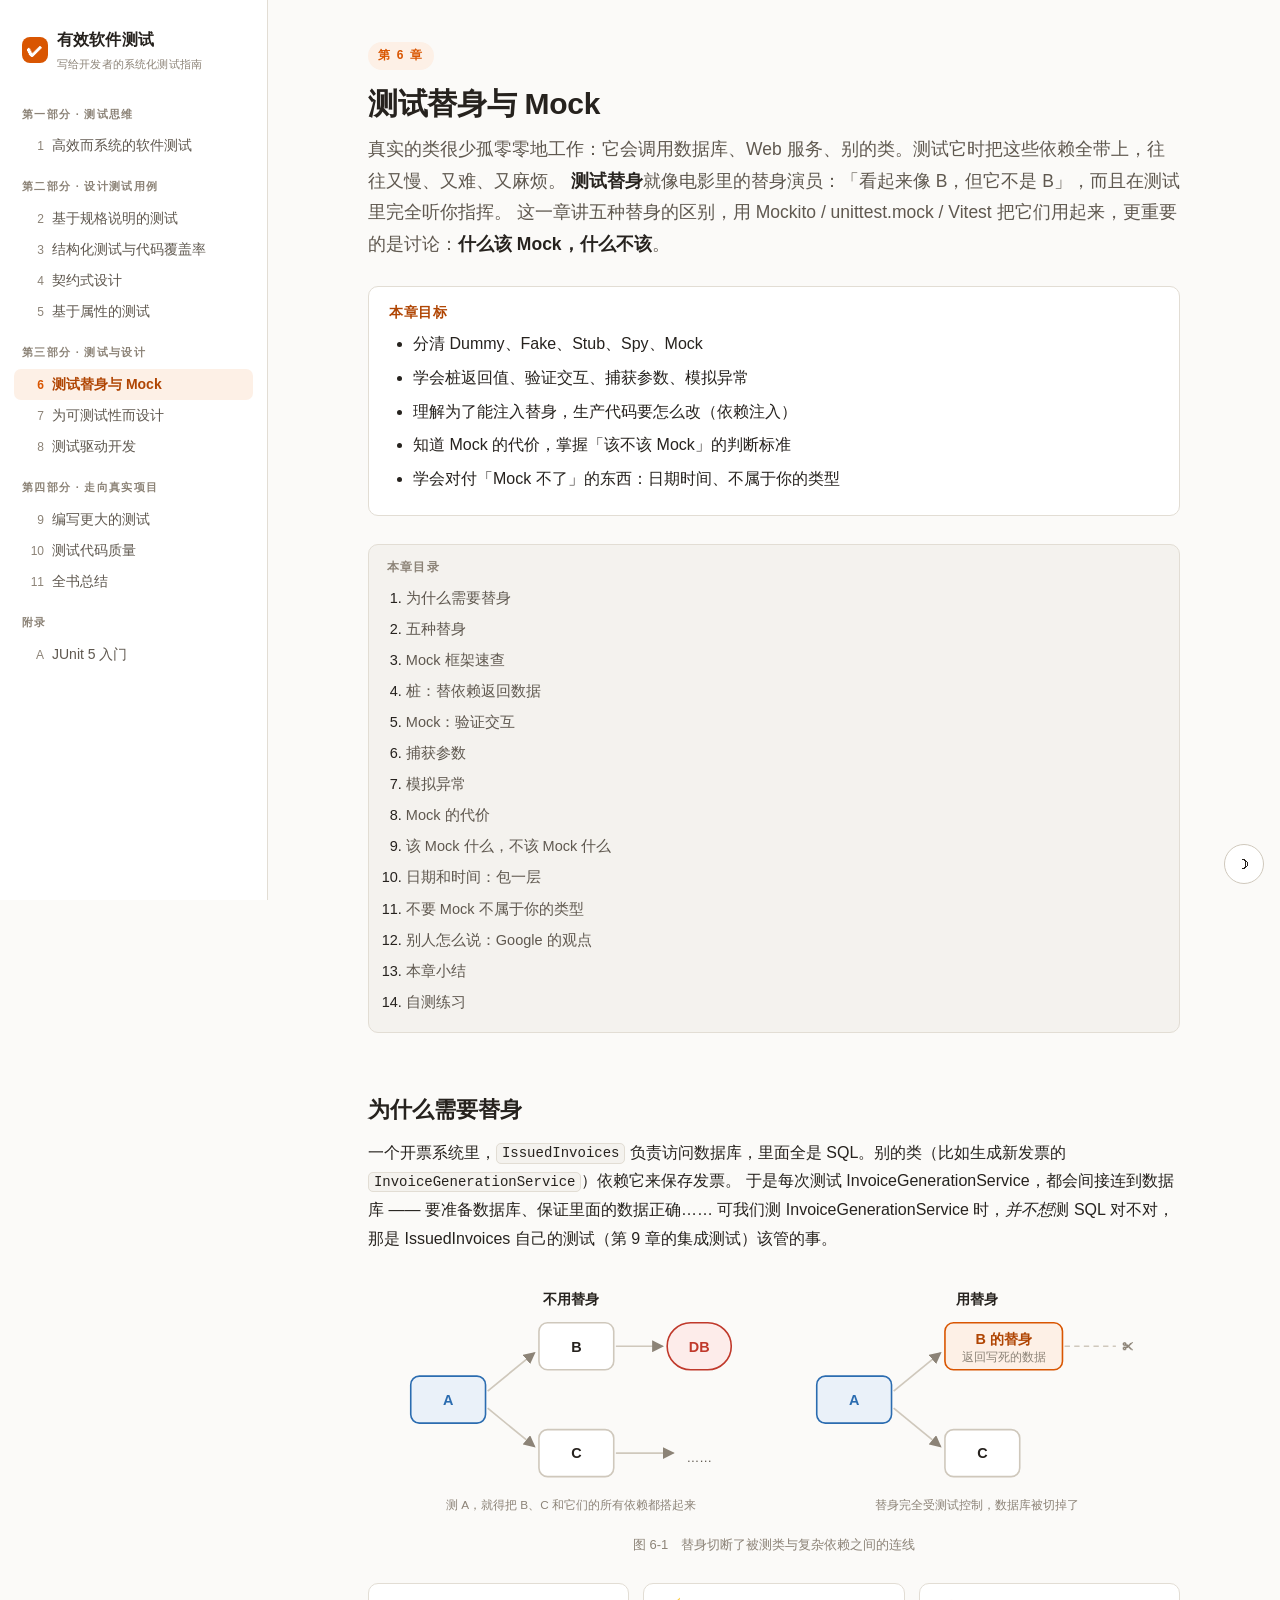
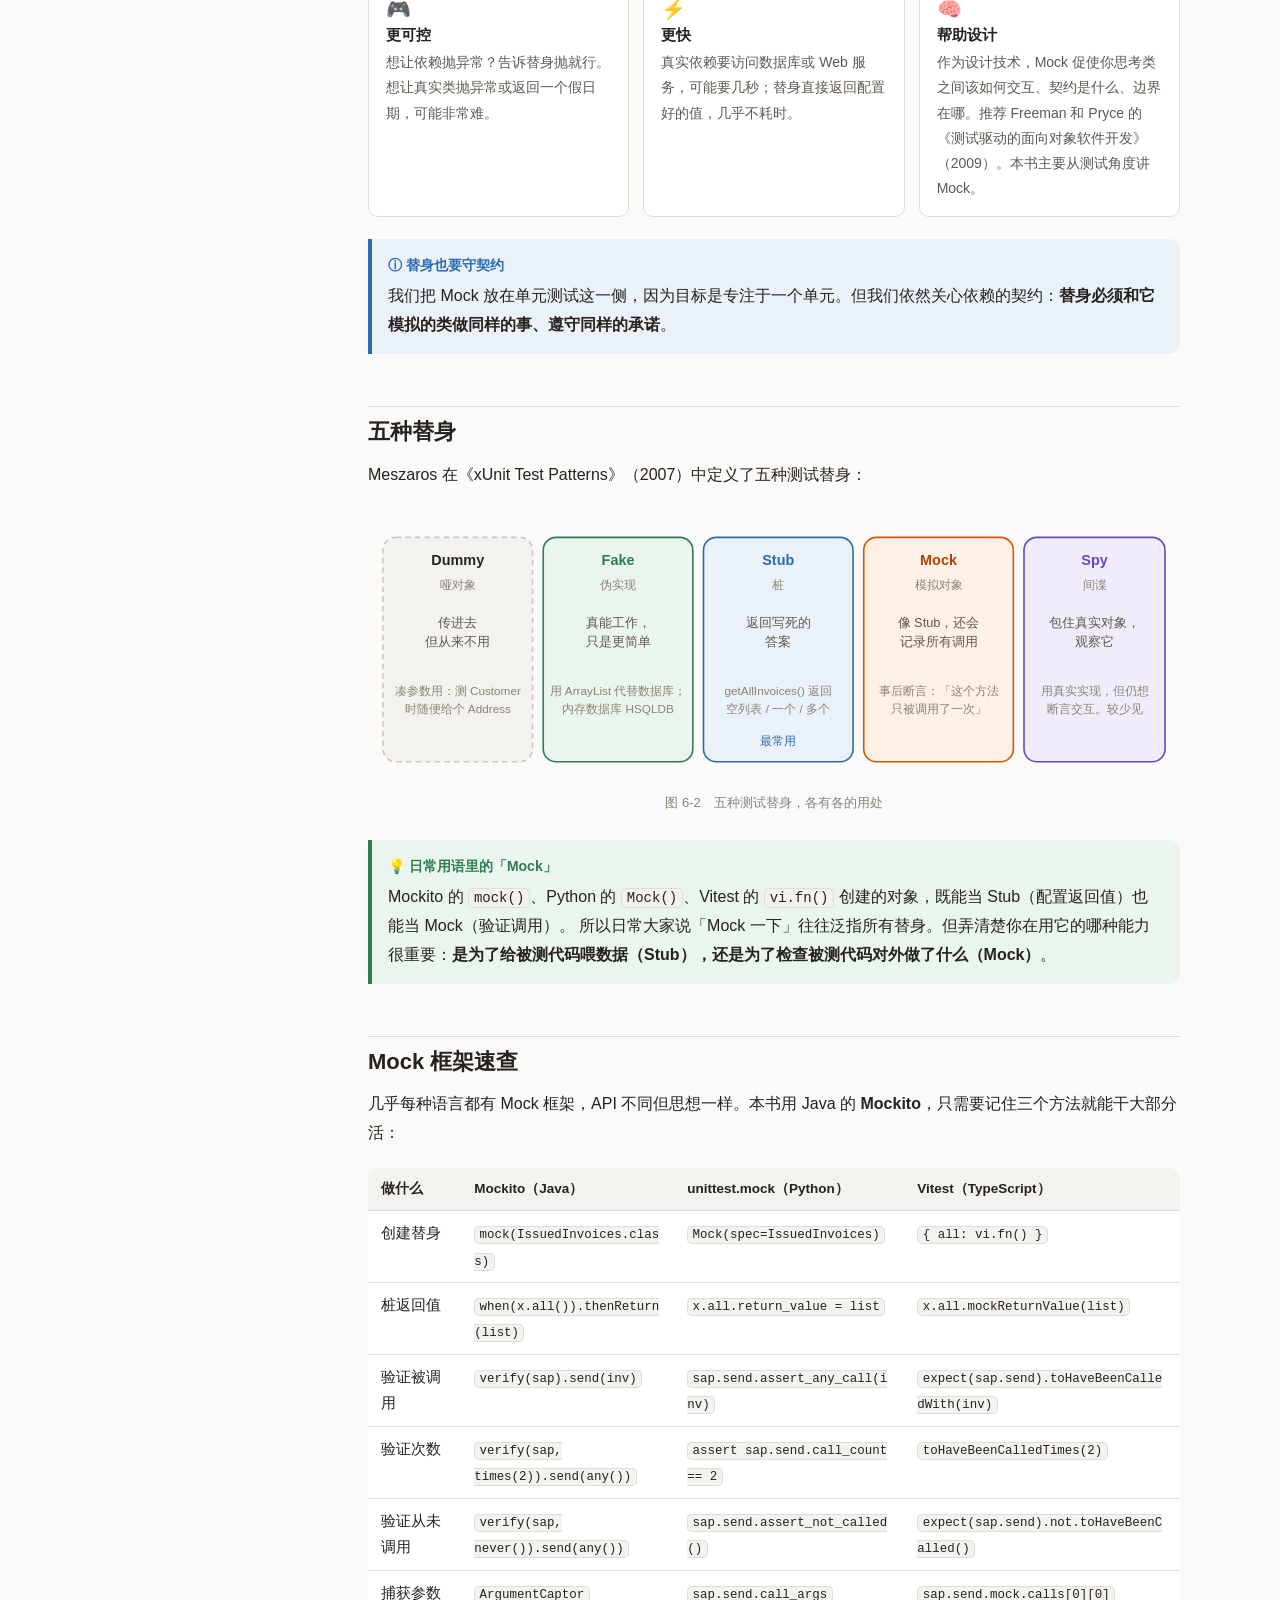
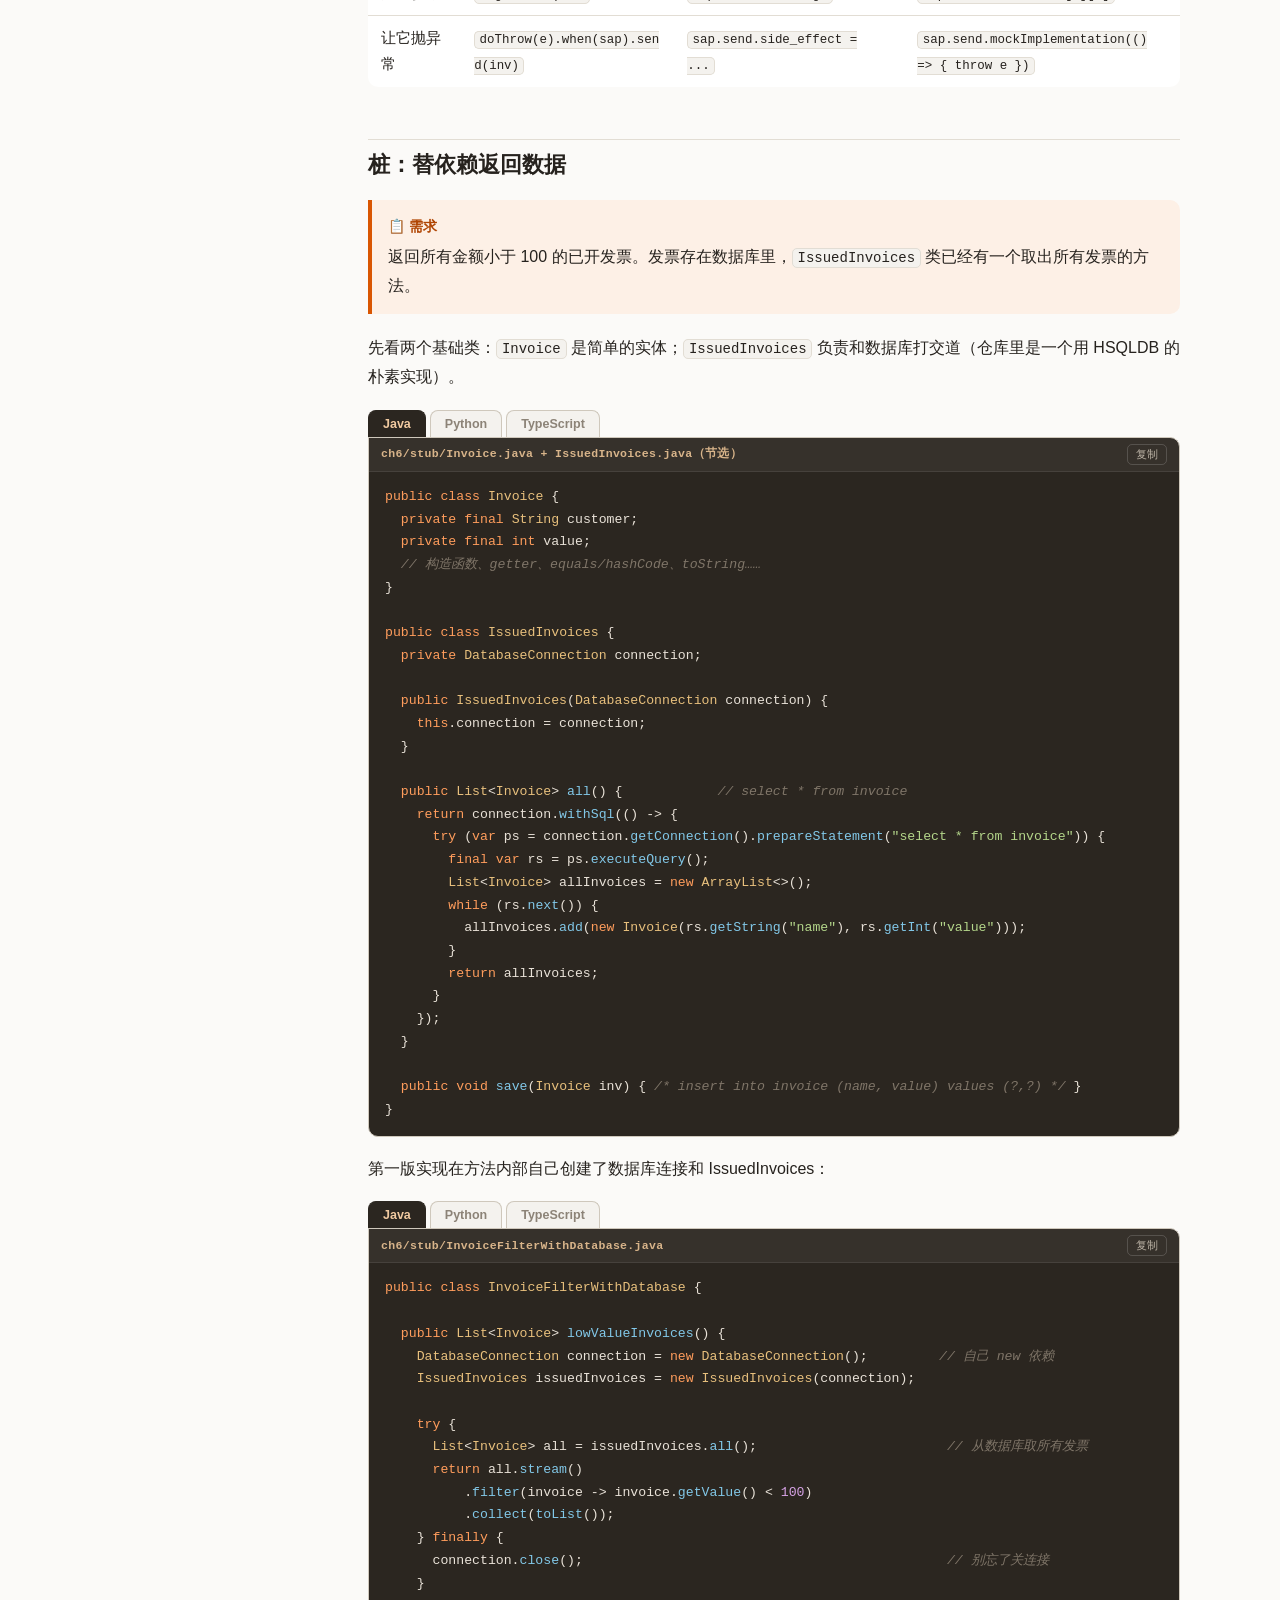
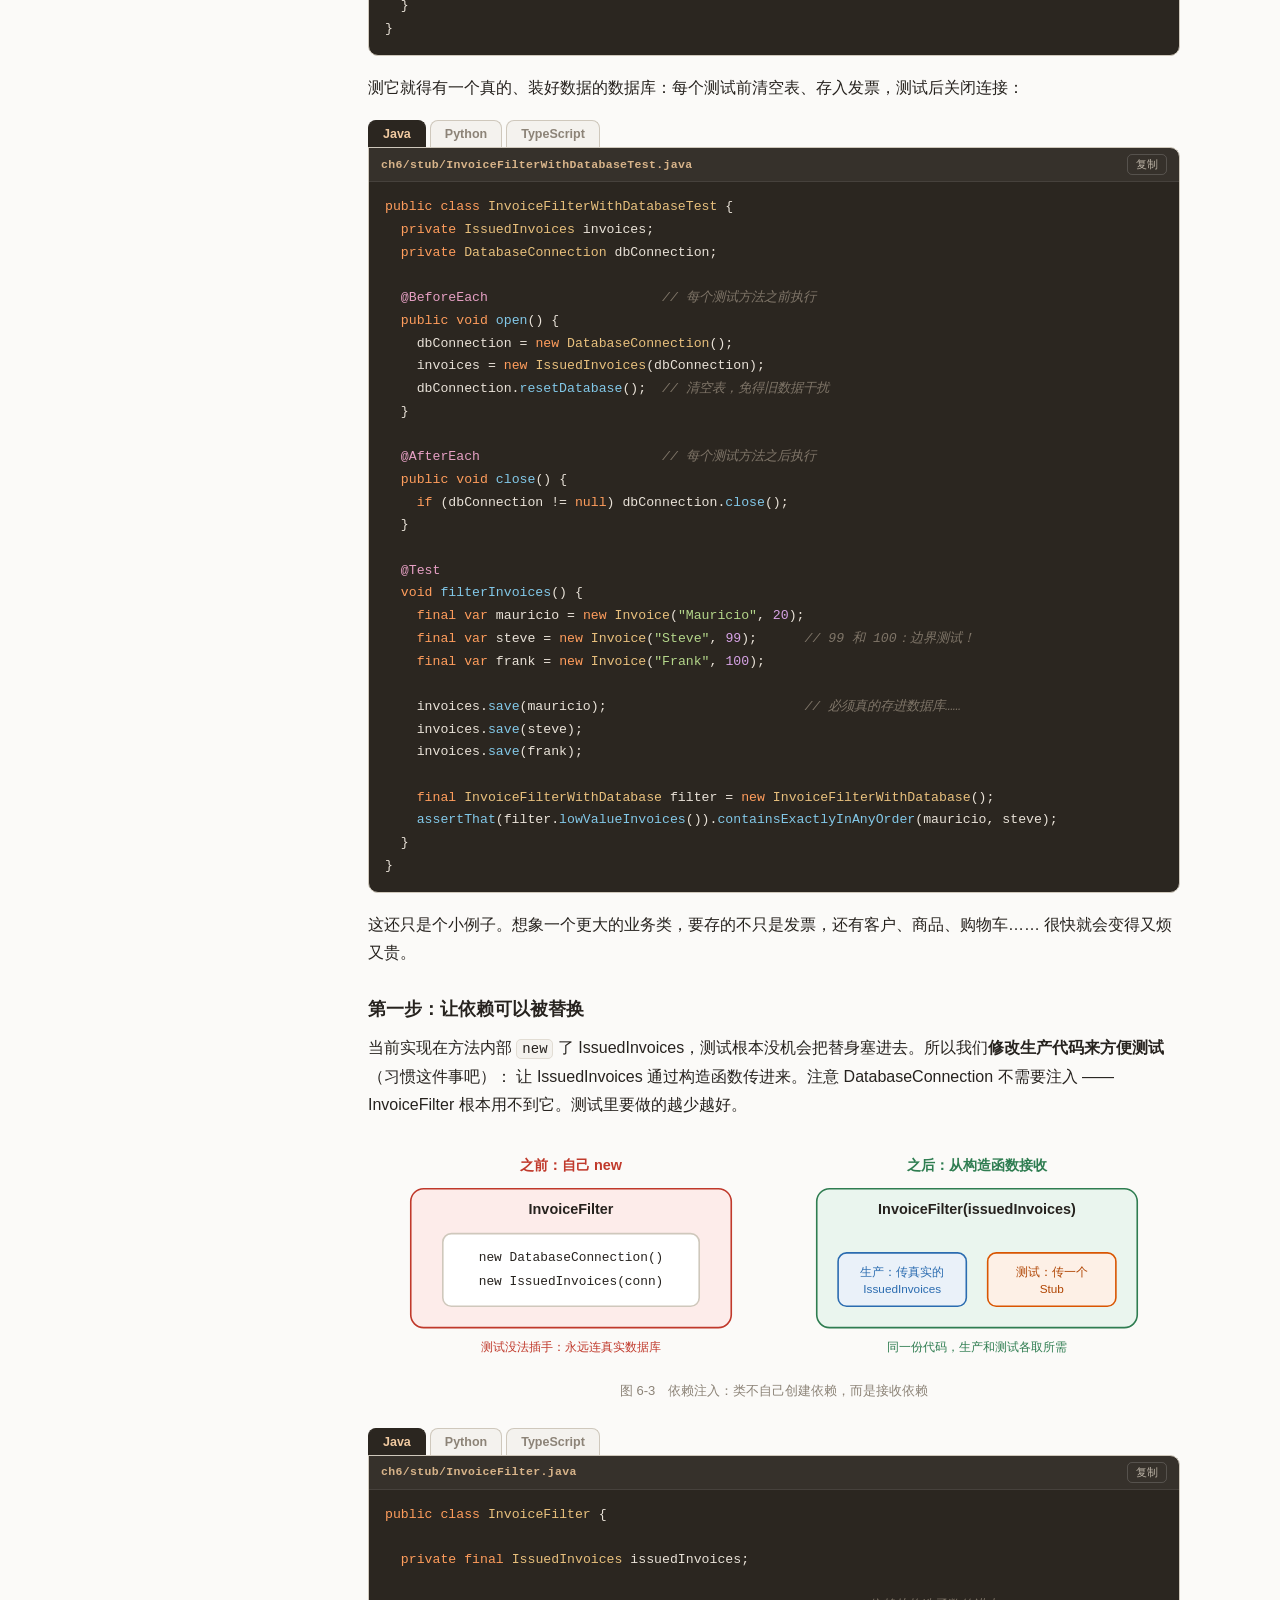
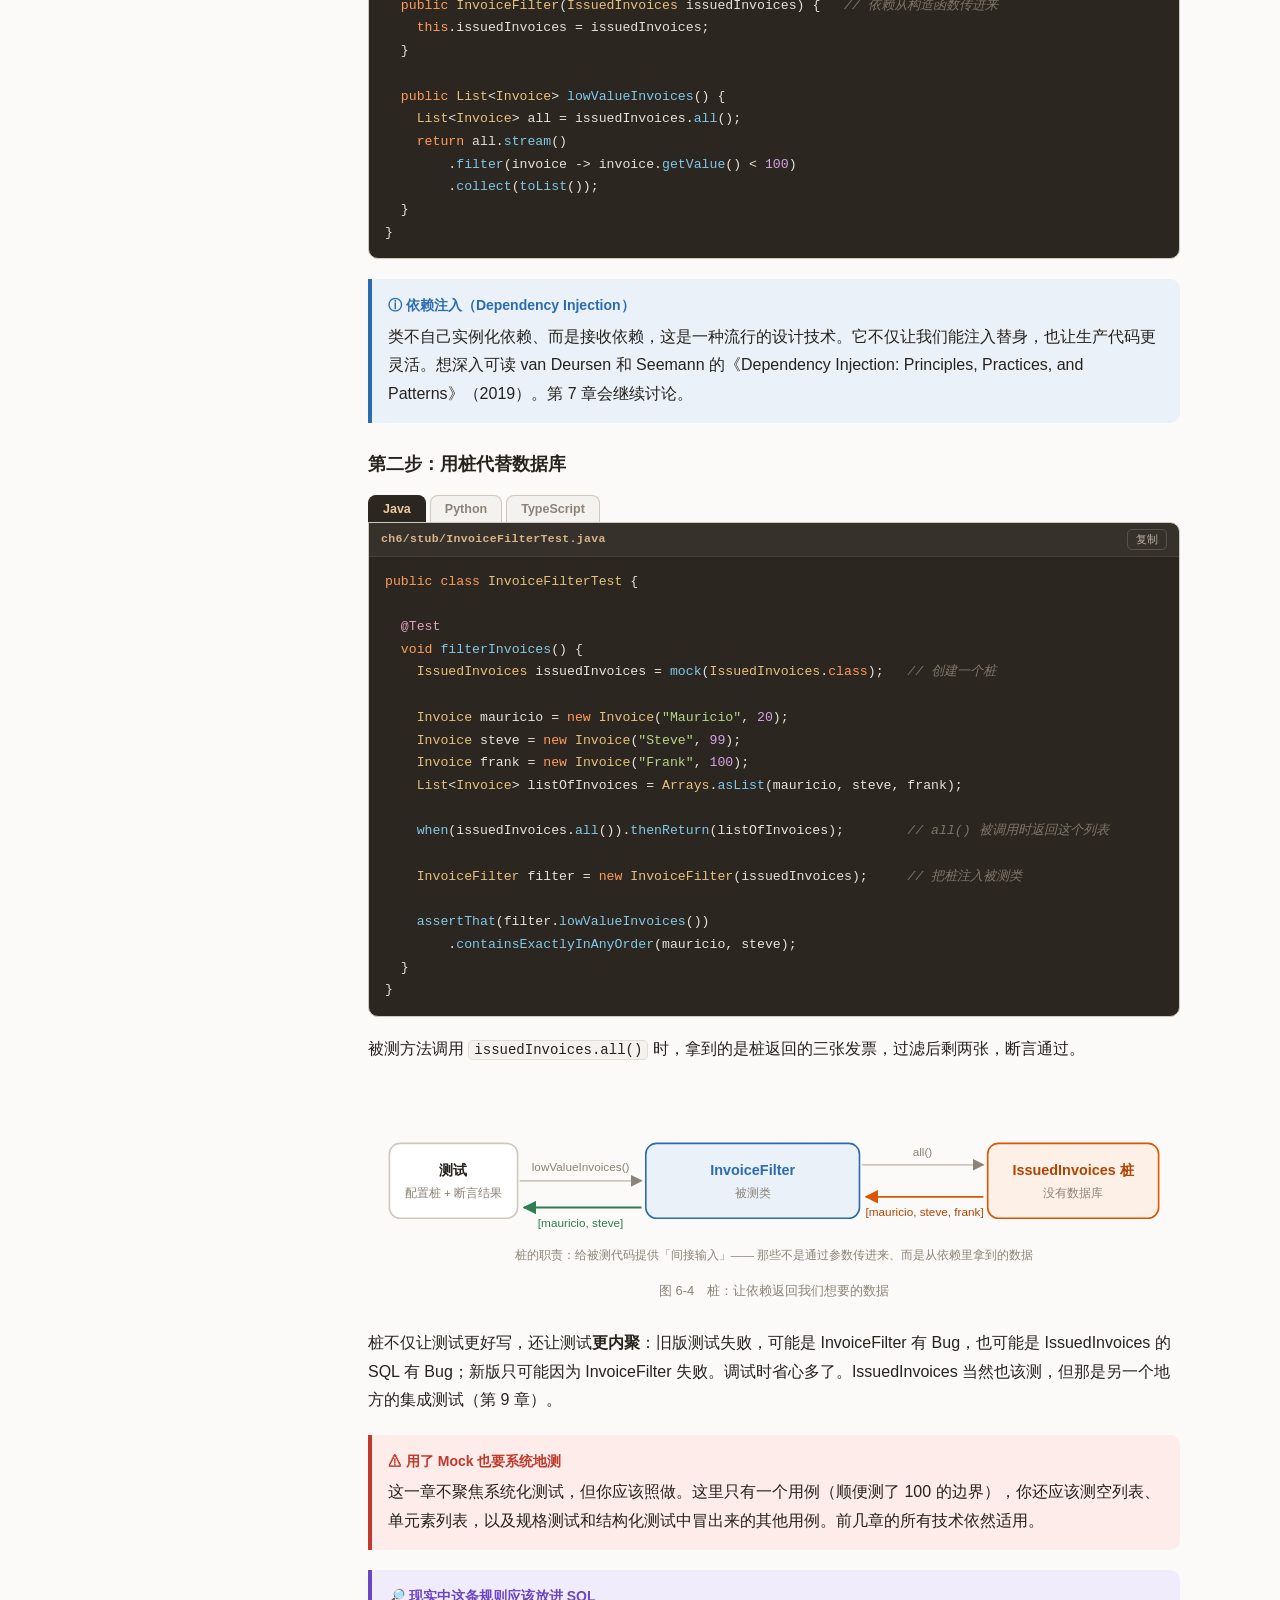
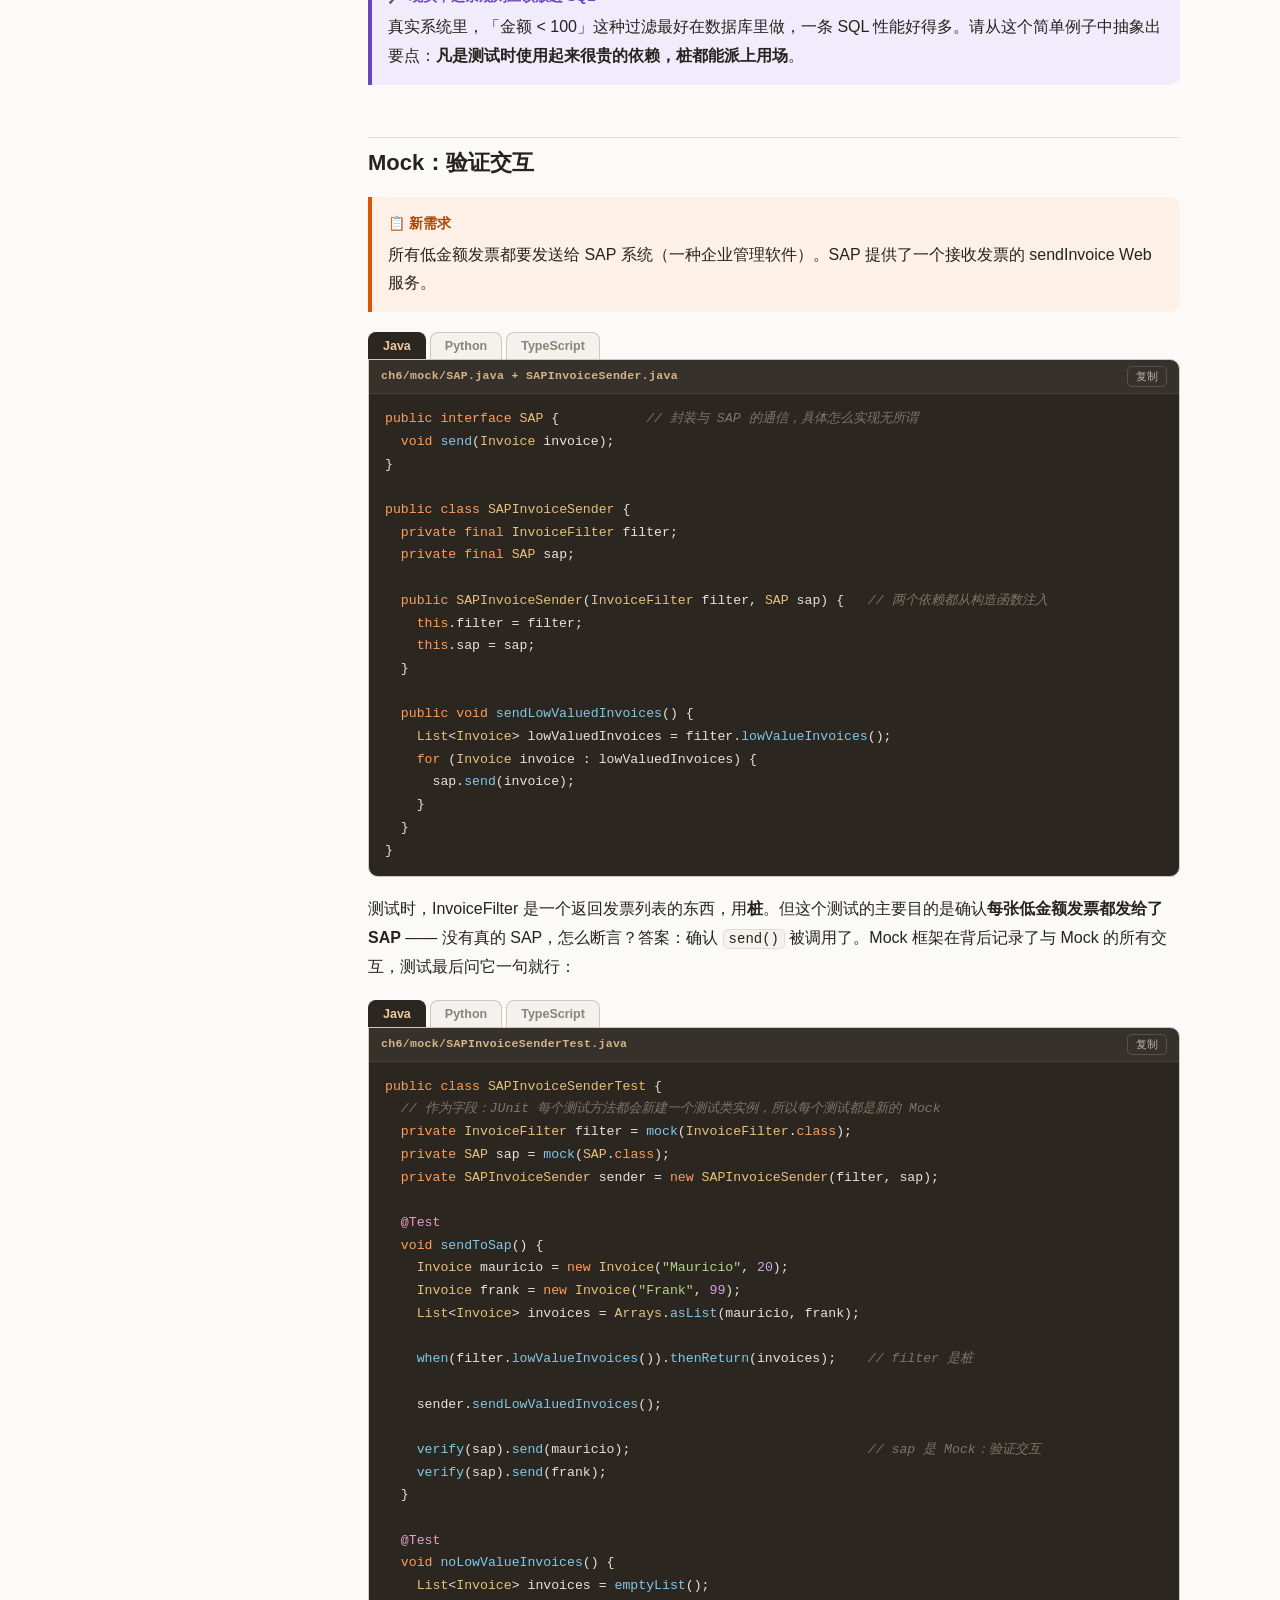
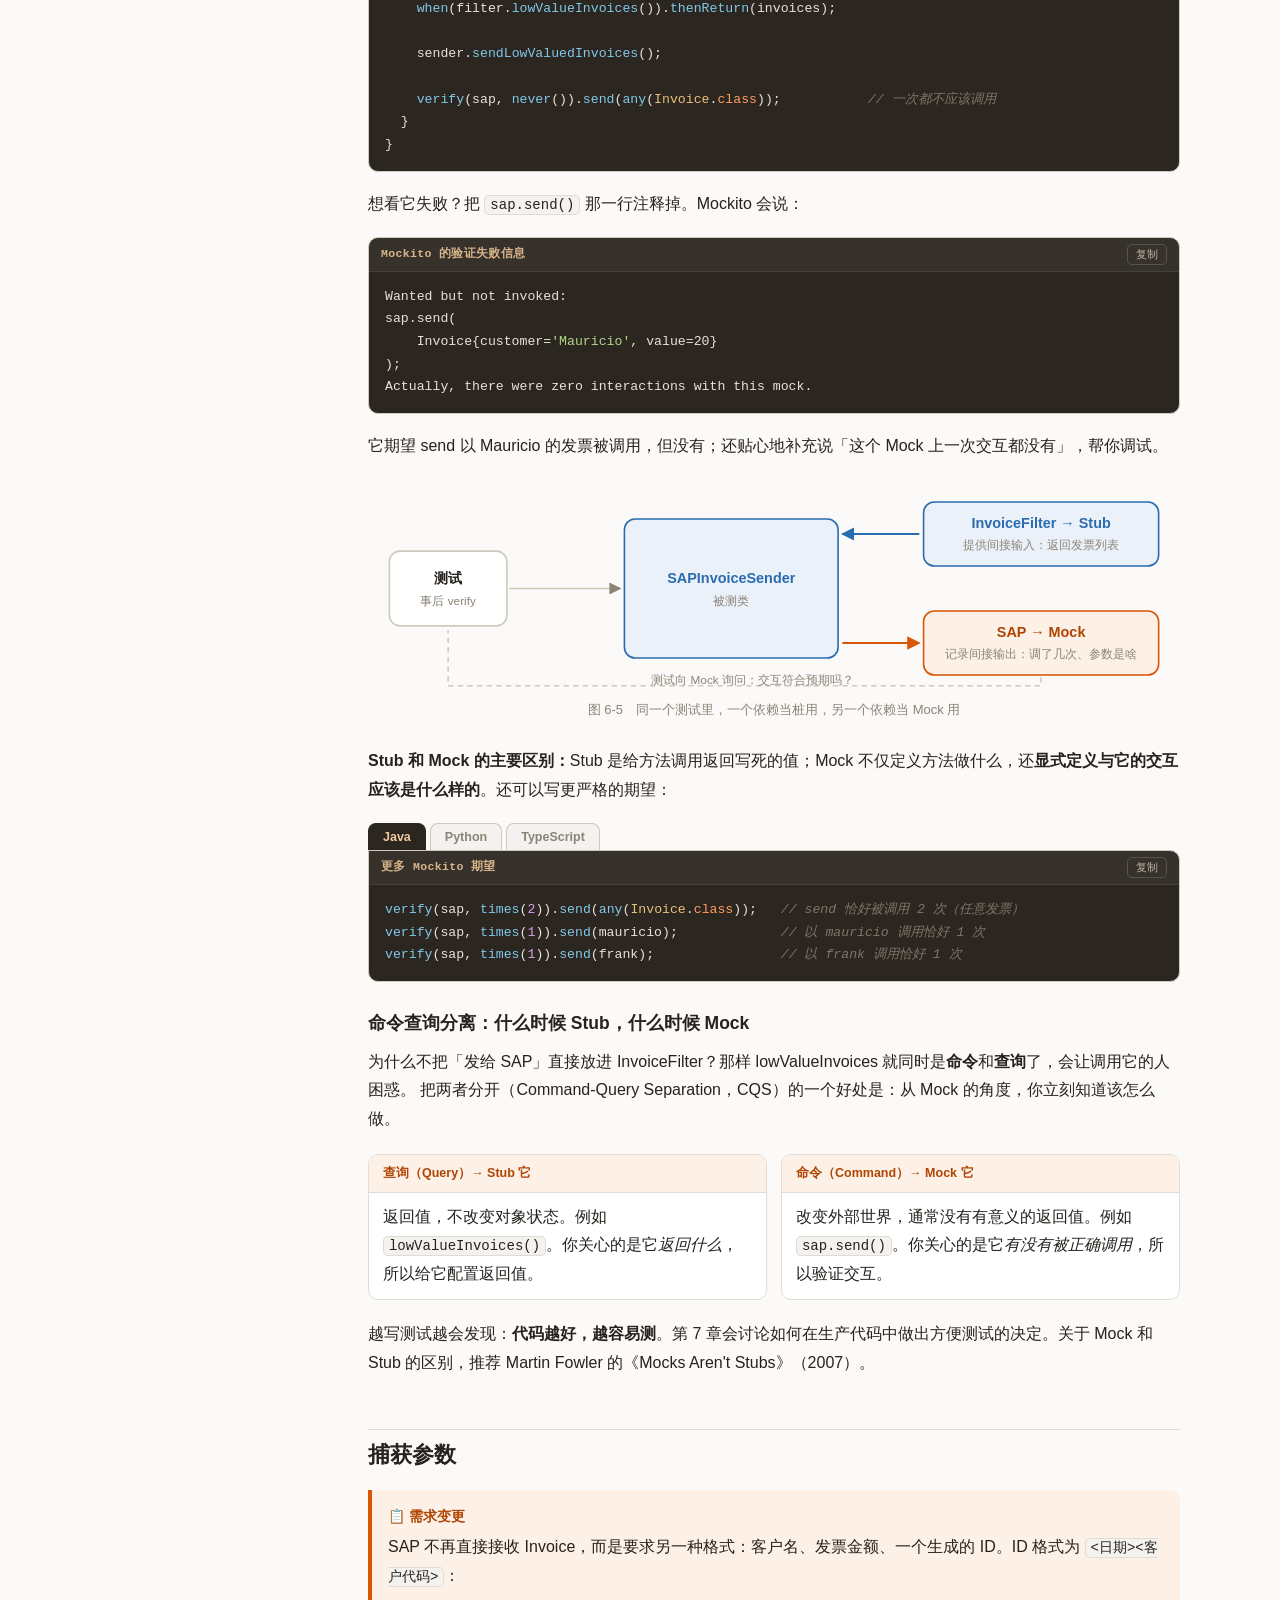
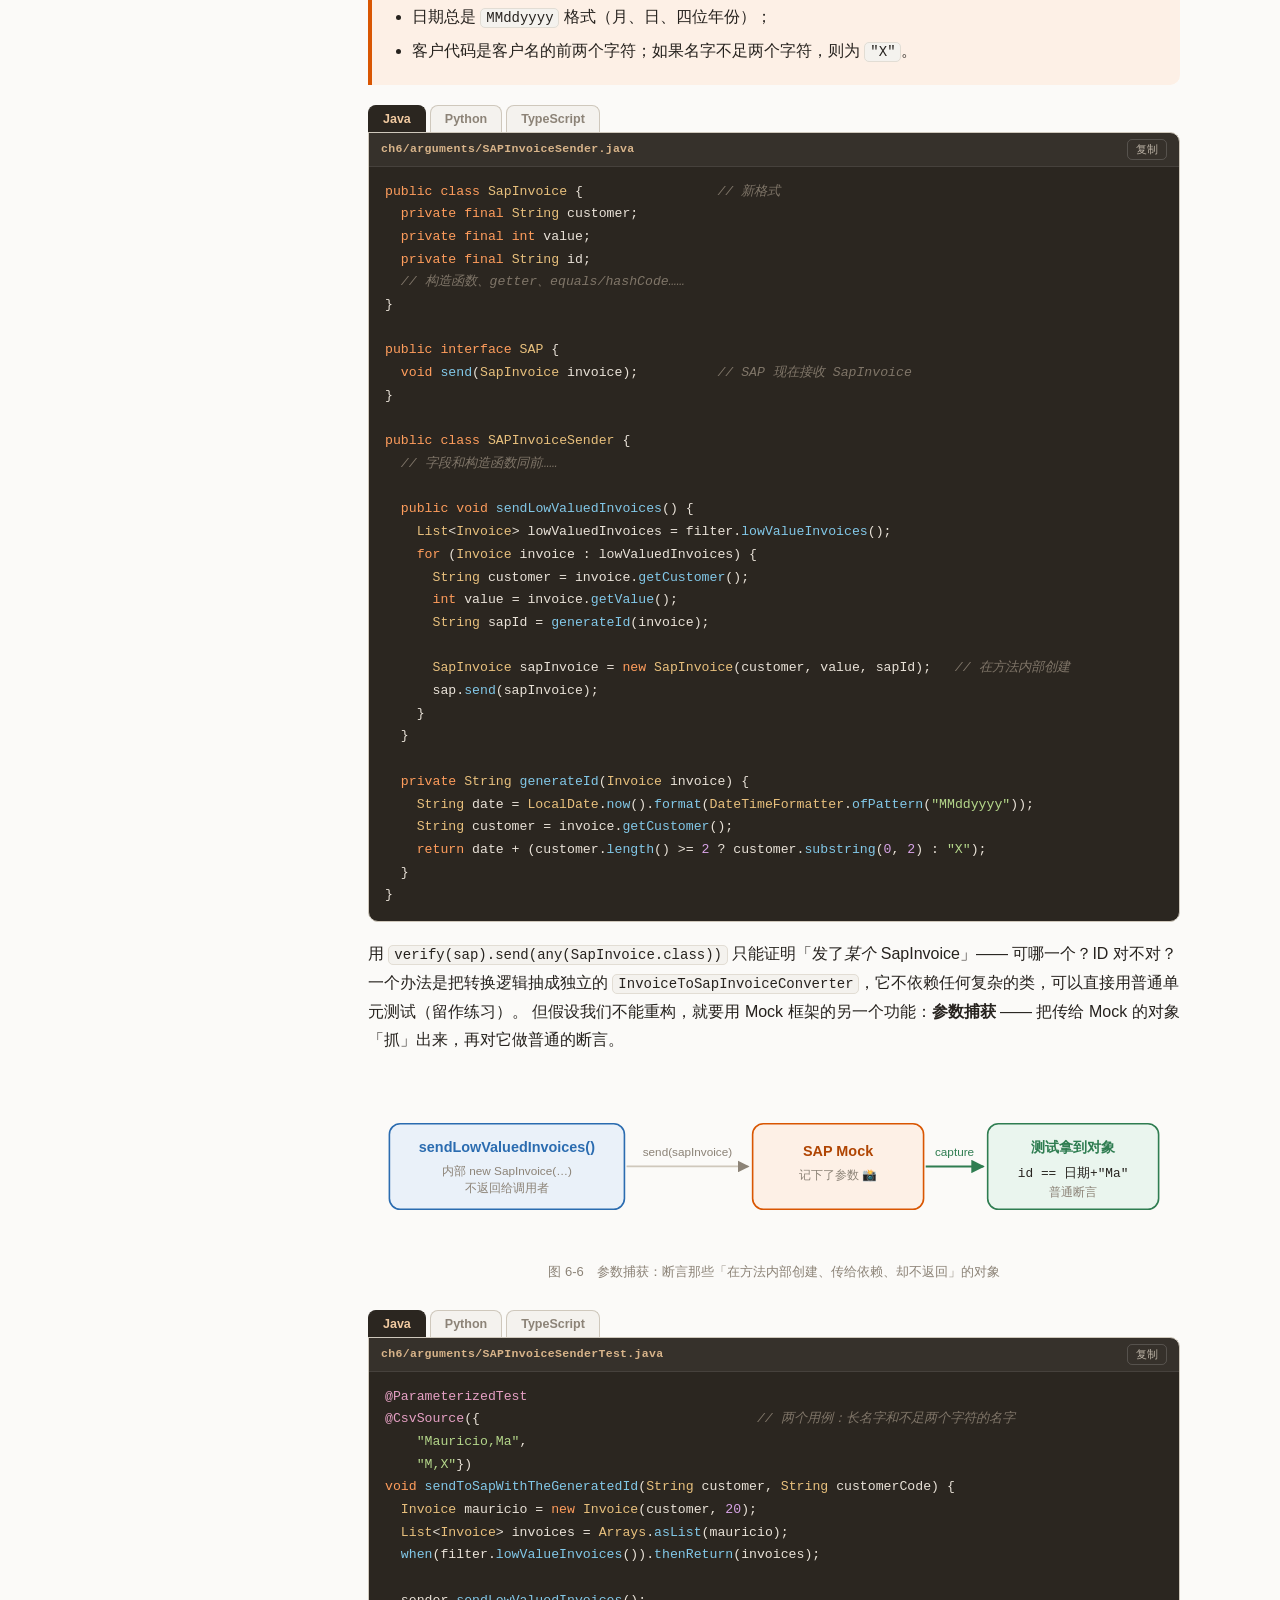
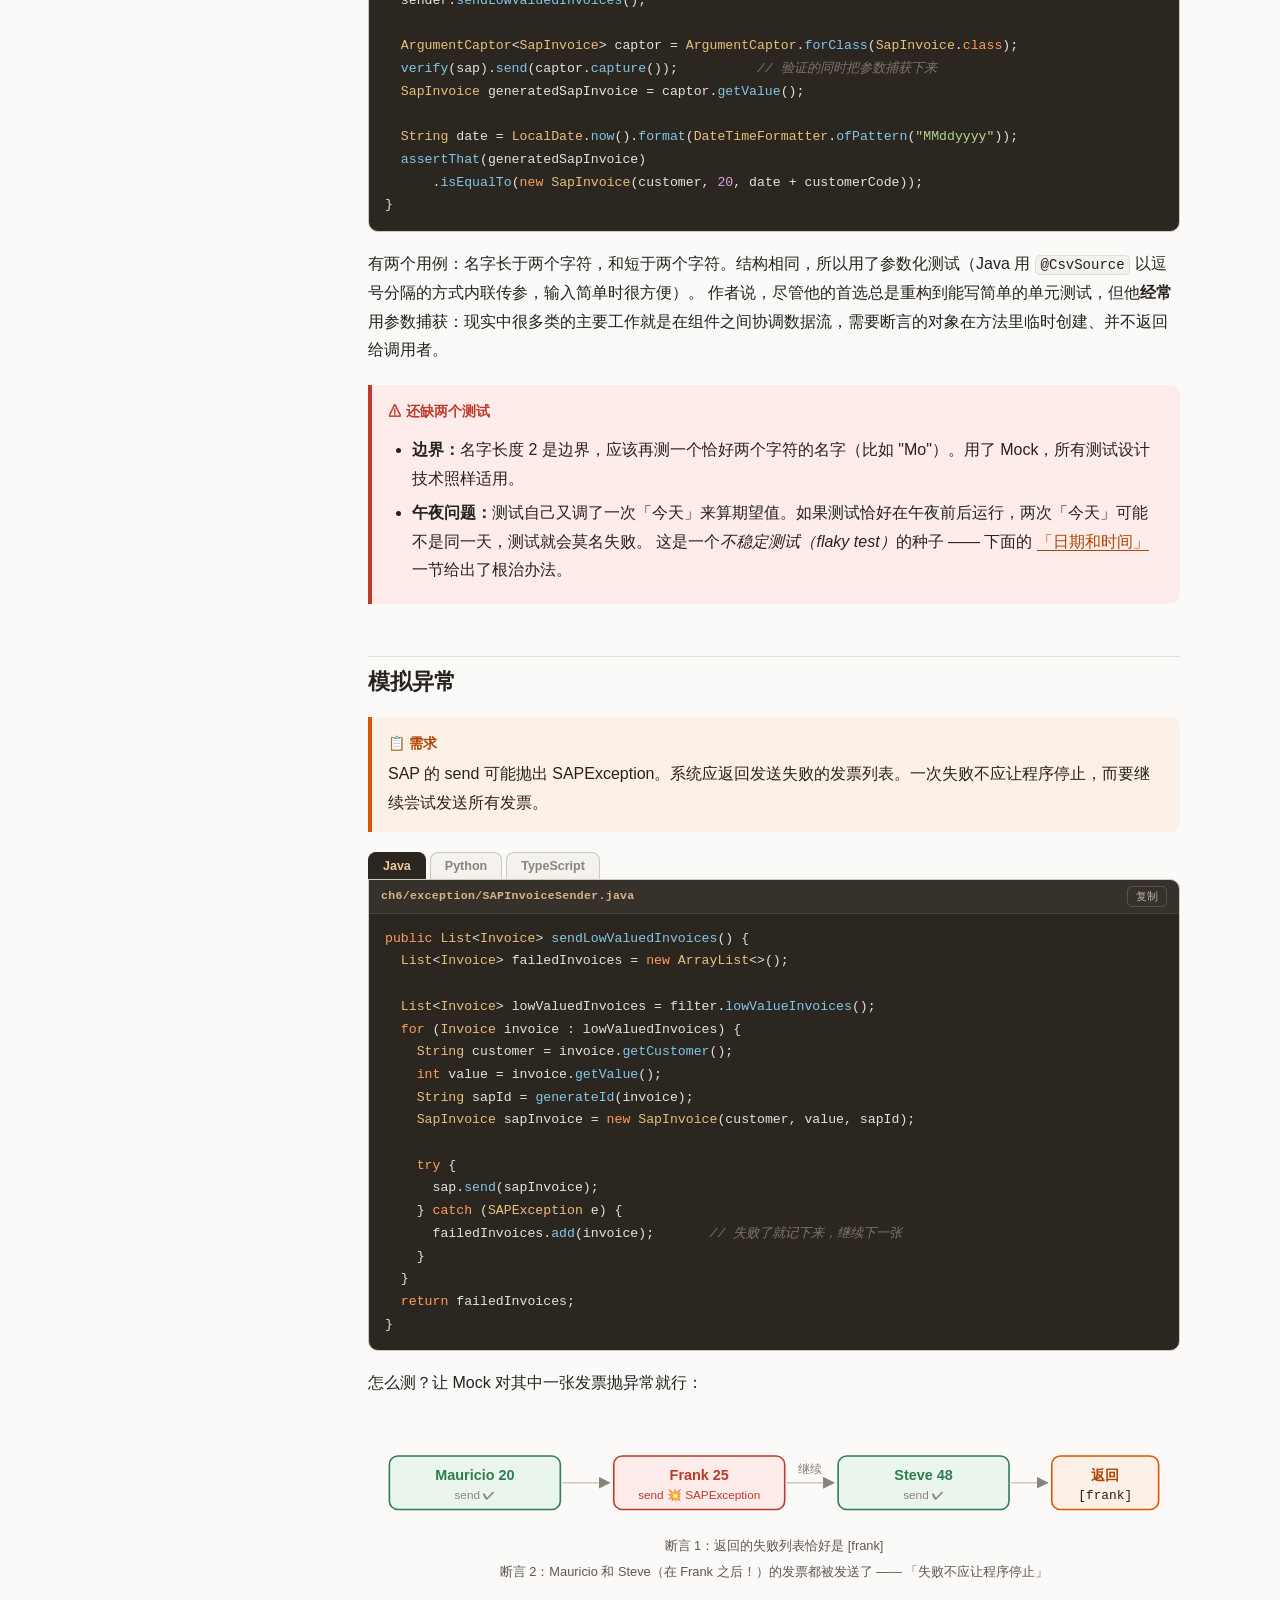
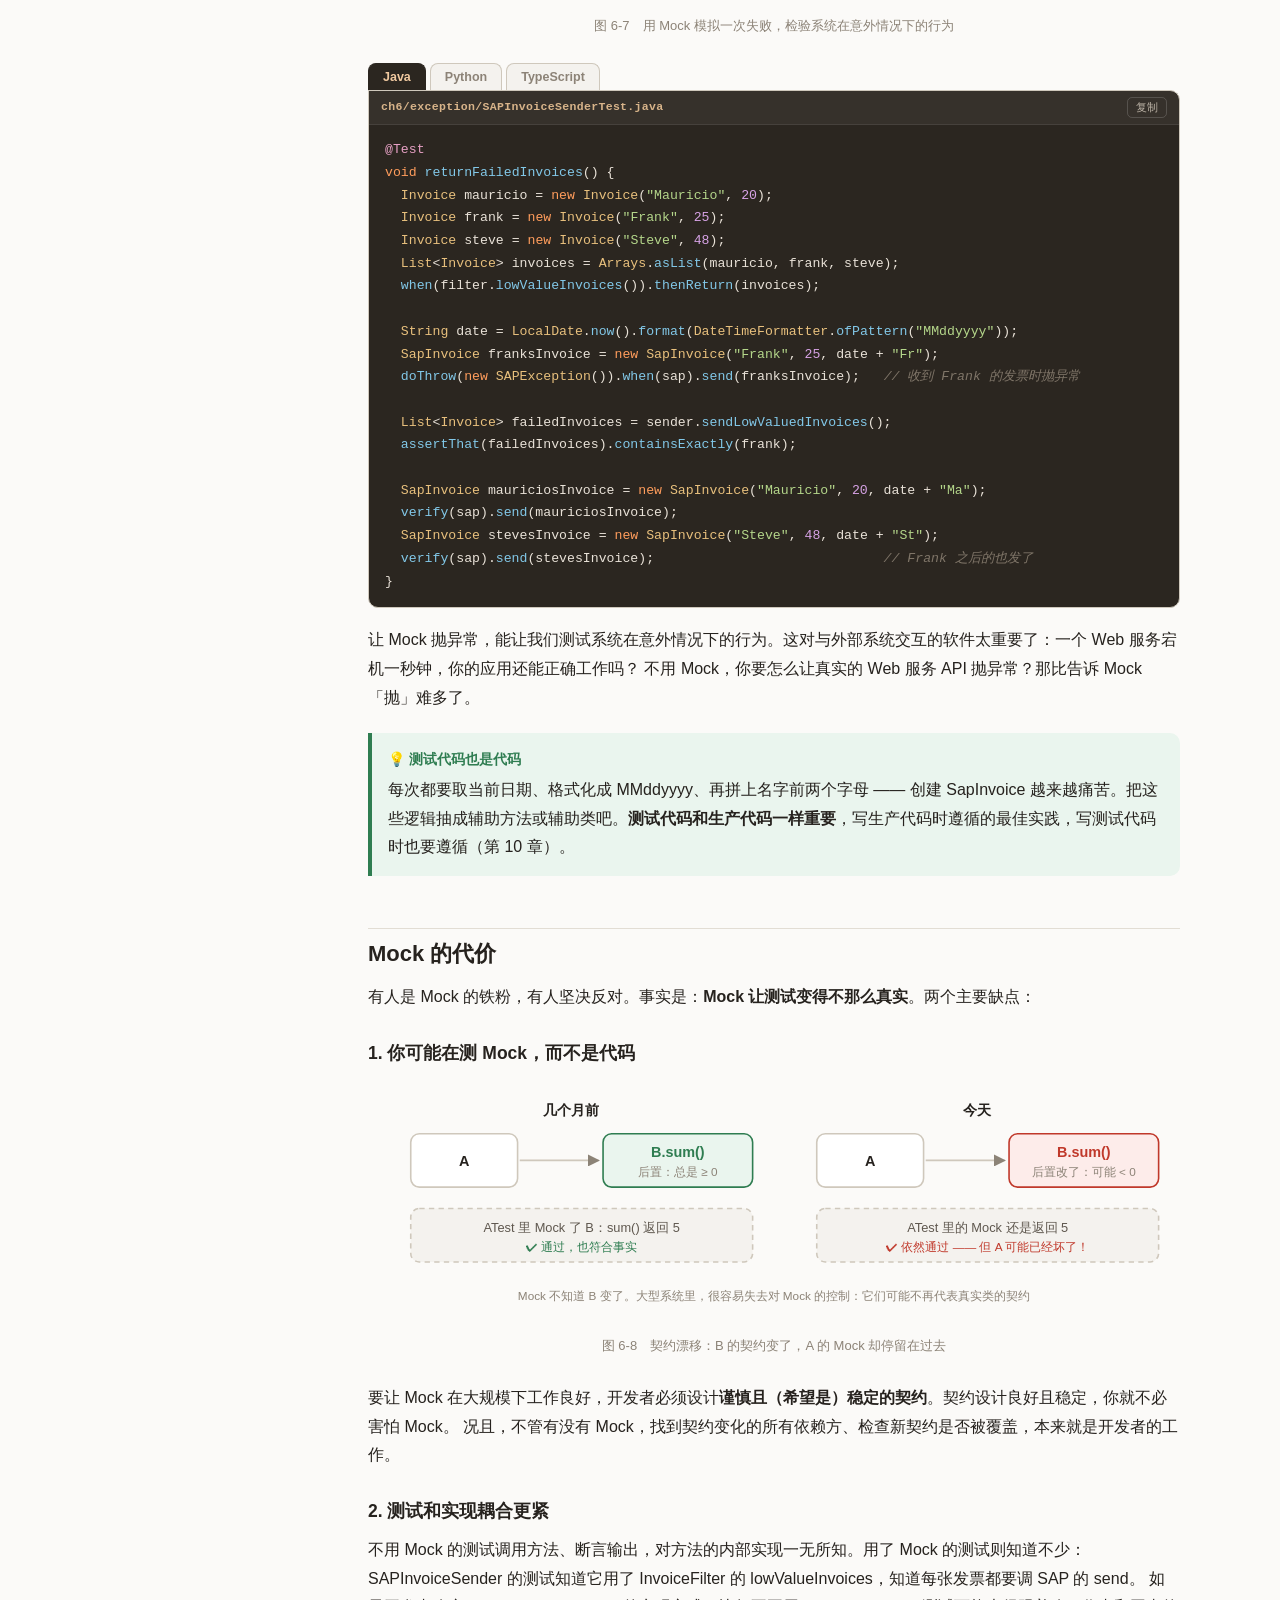
<file: docs/ch06.html>
<!doctype html>
<html lang="zh-CN">
<head>
<meta charset="utf-8">
<meta name="viewport" content="width=device-width,initial-scale=1">
<title>第 6 章 · 测试替身与 Mock — 有效软件测试</title>
<link rel="stylesheet" href="assets/style.css">
</head>
<body data-chapter="6">
<div id="app">
<aside id="sidebar"></aside>
<main>

<span class="chapter-eyebrow">第 6 章</span>
<h1>测试替身与 Mock</h1>
<p class="lede">
  真实的类很少孤零零地工作：它会调用数据库、Web 服务、别的类。测试它时把这些依赖全带上，往往又慢、又难、又麻烦。
  <strong>测试替身</strong>就像电影里的替身演员：「看起来像 B，但它不是 B」，而且在测试里完全听你指挥。
  这一章讲五种替身的区别，用 Mockito / unittest.mock / Vitest 把它们用起来，更重要的是讨论：<strong>什么该 Mock，什么不该</strong>。
</p>

<div class="goals">
  <h4>本章目标</h4>
  <ul>
    <li>分清 Dummy、Fake、Stub、Spy、Mock</li>
    <li>学会桩返回值、验证交互、捕获参数、模拟异常</li>
    <li>理解为了能注入替身，生产代码要怎么改（依赖注入）</li>
    <li>知道 Mock 的代价，掌握「该不该 Mock」的判断标准</li>
    <li>学会对付「Mock 不了」的东西：日期时间、不属于你的类型</li>
  </ul>
</div>

<div id="chapter-toc"></div>

<h2 id="why">为什么需要替身</h2>

<p>
  一个开票系统里，<code>IssuedInvoices</code> 负责访问数据库，里面全是 SQL。别的类（比如生成新发票的 <code>InvoiceGenerationService</code>）依赖它来保存发票。
  于是每次测试 InvoiceGenerationService，都会间接连到数据库 —— 要准备数据库、保证里面的数据正确……
  可我们测 InvoiceGenerationService 时，<em>并不想</em>测 SQL 对不对，那是 IssuedInvoices 自己的测试（第 9 章的集成测试）该管的事。
</p>

<figure>
<svg class="dgm" viewBox="0 0 760 230" role="img" aria-label="测试类 A 时，它依赖的 B、C 以及数据库都会被牵扯进来；用替身替换 B 就能切断依赖">
  <text class="ttl" x="190" y="22" text-anchor="middle">不用替身</text>
  <rect class="bx-b" x="40" y="90" width="70" height="44" rx="8"/><text class="ttl on-b" x="75" y="117" text-anchor="middle">A</text>
  <rect class="bx" x="160" y="40" width="70" height="44" rx="8"/><text class="ttl" x="195" y="67" text-anchor="middle">B</text>
  <rect class="bx" x="160" y="140" width="70" height="44" rx="8"/><text class="ttl" x="195" y="167" text-anchor="middle">C</text>
  <rect class="bx-r" x="280" y="40" width="60" height="44" rx="22"/><text class="ttl on-r" x="310" y="67" text-anchor="middle">DB</text>
  <text class="lbl" x="310" y="170" text-anchor="middle">……</text>
  <path class="ln" d="M112 104 L156 68" marker-end="url(#ar)"/>
  <path class="ln" d="M112 120 L156 156" marker-end="url(#ar)"/>
  <path class="ln" d="M232 62 H276" marker-end="url(#ar)"/>
  <path class="ln" d="M232 162 H286" marker-end="url(#ar)"/>
  <text class="sm" x="190" y="214" text-anchor="middle">测 A，就得把 B、C 和它们的所有依赖都搭起来</text>

  <text class="ttl" x="570" y="22" text-anchor="middle">用替身</text>
  <rect class="bx-b" x="420" y="90" width="70" height="44" rx="8"/><text class="ttl on-b" x="455" y="117" text-anchor="middle">A</text>
  <rect class="bx-a" x="540" y="40" width="110" height="44" rx="8"/><text class="ttl on-a" x="595" y="60" text-anchor="middle">B 的替身</text><text class="sm" x="595" y="76" text-anchor="middle">返回写死的数据</text>
  <rect class="bx" x="540" y="140" width="70" height="44" rx="8"/><text class="ttl" x="575" y="167" text-anchor="middle">C</text>
  <path class="ln" d="M492 104 L536 68" marker-end="url(#ar)"/>
  <path class="ln" d="M492 120 L536 156" marker-end="url(#ar)"/>
  <path class="ln-d" d="M652 62 H700"/><text class="sm" x="706" y="66">✂</text>
  <text class="sm" x="570" y="214" text-anchor="middle">替身完全受测试控制，数据库被切掉了</text>
</svg>
<figcaption>图 6-1　替身切断了被测类与复杂依赖之间的连线</figcaption>
</figure>

<div class="cards">
  <div class="card"><span class="ic">&#127918;</span><h4>更可控</h4><p>想让依赖抛异常？告诉替身抛就行。想让真实类抛异常或返回一个假日期，可能非常难。</p></div>
  <div class="card"><span class="ic">&#9889;</span><h4>更快</h4><p>真实依赖要访问数据库或 Web 服务，可能要几秒；替身直接返回配置好的值，几乎不耗时。</p></div>
  <div class="card"><span class="ic">&#129504;</span><h4>帮助设计</h4><p>作为设计技术，Mock 促使你思考类之间该如何交互、契约是什么、边界在哪。推荐 Freeman 和 Pryce 的《测试驱动的面向对象软件开发》（2009）。本书主要从测试角度讲 Mock。</p></div>
</div>

<div class="box note">
  <div class="t">&#9432; 替身也要守契约</div>
  <p>我们把 Mock 放在单元测试这一侧，因为目标是专注于一个单元。但我们依然关心依赖的契约：<strong>替身必须和它模拟的类做同样的事、遵守同样的承诺</strong>。</p>
</div>

<h2 id="kinds">五种替身</h2>

<p>Meszaros 在《xUnit Test Patterns》（2007）中定义了五种测试替身：</p>

<figure>
<svg class="dgm" viewBox="0 0 760 250" role="img" aria-label="五种测试替身：Dummy、Fake、Stub、Mock、Spy 的区别">
  <rect class="bx-d" x="14" y="20" width="140" height="210" rx="12"/>
  <text class="ttl" x="84" y="46" text-anchor="middle">Dummy</text>
  <text class="sm" x="84" y="68" text-anchor="middle">哑对象</text>
  <text class="lbl" x="84" y="104" text-anchor="middle">传进去</text>
  <text class="lbl" x="84" y="122" text-anchor="middle">但从来不用</text>
  <text class="sm" x="84" y="168" text-anchor="middle">凑参数用：测 Customer</text>
  <text class="sm" x="84" y="184" text-anchor="middle">时随便给个 Address</text>

  <rect class="bx-g" x="164" y="20" width="140" height="210" rx="12"/>
  <text class="ttl on-g" x="234" y="46" text-anchor="middle">Fake</text>
  <text class="sm" x="234" y="68" text-anchor="middle">伪实现</text>
  <text class="lbl" x="234" y="104" text-anchor="middle">真能工作，</text>
  <text class="lbl" x="234" y="122" text-anchor="middle">只是更简单</text>
  <text class="sm" x="234" y="168" text-anchor="middle">用 ArrayList 代替数据库；</text>
  <text class="sm" x="234" y="184" text-anchor="middle">内存数据库 HSQLDB</text>

  <rect class="bx-b" x="314" y="20" width="140" height="210" rx="12"/>
  <text class="ttl on-b" x="384" y="46" text-anchor="middle">Stub</text>
  <text class="sm" x="384" y="68" text-anchor="middle">桩</text>
  <text class="lbl" x="384" y="104" text-anchor="middle">返回写死的</text>
  <text class="lbl" x="384" y="122" text-anchor="middle">答案</text>
  <text class="sm" x="384" y="168" text-anchor="middle">getAllInvoices() 返回</text>
  <text class="sm" x="384" y="184" text-anchor="middle">空列表 / 一个 / 多个</text>
  <text class="sm on-b" x="384" y="214" text-anchor="middle">最常用</text>

  <rect class="bx-a" x="464" y="20" width="140" height="210" rx="12"/>
  <text class="ttl on-a" x="534" y="46" text-anchor="middle">Mock</text>
  <text class="sm" x="534" y="68" text-anchor="middle">模拟对象</text>
  <text class="lbl" x="534" y="104" text-anchor="middle">像 Stub，还会</text>
  <text class="lbl" x="534" y="122" text-anchor="middle">记录所有调用</text>
  <text class="sm" x="534" y="168" text-anchor="middle">事后断言：「这个方法</text>
  <text class="sm" x="534" y="184" text-anchor="middle">只被调用了一次」</text>

  <rect class="bx-p" x="614" y="20" width="132" height="210" rx="12"/>
  <text class="ttl on-p" x="680" y="46" text-anchor="middle">Spy</text>
  <text class="sm" x="680" y="68" text-anchor="middle">间谍</text>
  <text class="lbl" x="680" y="104" text-anchor="middle">包住真实对象，</text>
  <text class="lbl" x="680" y="122" text-anchor="middle">观察它</text>
  <text class="sm" x="680" y="168" text-anchor="middle">用真实实现，但仍想</text>
  <text class="sm" x="680" y="184" text-anchor="middle">断言交互。较少见</text>
</svg>
<figcaption>图 6-2　五种测试替身，各有各的用处</figcaption>
</figure>

<div class="box tip">
  <div class="t">&#128161; 日常用语里的「Mock」</div>
  <p>
    Mockito 的 <code>mock()</code>、Python 的 <code>Mock()</code>、Vitest 的 <code>vi.fn()</code> 创建的对象，既能当 Stub（配置返回值）也能当 Mock（验证调用）。
    所以日常大家说「Mock 一下」往往泛指所有替身。但弄清楚你在用它的哪种能力很重要：<strong>是为了给被测代码喂数据（Stub），还是为了检查被测代码对外做了什么（Mock）</strong>。
  </p>
</div>

<h2 id="frameworks">Mock 框架速查</h2>

<p>几乎每种语言都有 Mock 框架，API 不同但思想一样。本书用 Java 的 <strong>Mockito</strong>，只需要记住三个方法就能干大部分活：</p>

<div class="tw">
<table>
  <tr><th>做什么</th><th>Mockito（Java）</th><th>unittest.mock（Python）</th><th>Vitest（TypeScript）</th></tr>
  <tr><td>创建替身</td><td><code>mock(IssuedInvoices.class)</code></td><td><code>Mock(spec=IssuedInvoices)</code></td><td><code>{ all: vi.fn() }</code></td></tr>
  <tr><td>桩返回值</td><td><code>when(x.all()).thenReturn(list)</code></td><td><code>x.all.return_value = list</code></td><td><code>x.all.mockReturnValue(list)</code></td></tr>
  <tr><td>验证被调用</td><td><code>verify(sap).send(inv)</code></td><td><code>sap.send.assert_any_call(inv)</code></td><td><code>expect(sap.send).toHaveBeenCalledWith(inv)</code></td></tr>
  <tr><td>验证次数</td><td><code>verify(sap, times(2)).send(any())</code></td><td><code>assert sap.send.call_count == 2</code></td><td><code>toHaveBeenCalledTimes(2)</code></td></tr>
  <tr><td>验证从未调用</td><td><code>verify(sap, never()).send(any())</code></td><td><code>sap.send.assert_not_called()</code></td><td><code>expect(sap.send).not.toHaveBeenCalled()</code></td></tr>
  <tr><td>捕获参数</td><td><code>ArgumentCaptor</code></td><td><code>sap.send.call_args</code></td><td><code>sap.send.mock.calls[0][0]</code></td></tr>
  <tr><td>让它抛异常</td><td><code>doThrow(e).when(sap).send(inv)</code></td><td><code>sap.send.side_effect = ...</code></td><td><code>sap.send.mockImplementation(() =&gt; { throw e })</code></td></tr>
</table>
</div>

<h2 id="stub">桩：替依赖返回数据</h2>

<div class="box key">
  <div class="t">&#128203; 需求</div>
  <p>返回所有金额小于 100 的已开发票。发票存在数据库里，<code>IssuedInvoices</code> 类已经有一个取出所有发票的方法。</p>
</div>

<p>先看两个基础类：<code>Invoice</code> 是简单的实体；<code>IssuedInvoices</code> 负责和数据库打交道（仓库里是一个用 HSQLDB 的朴素实现）。</p>

<div class="langs">
<div class="code" data-lang="java" data-file="ch6/stub/Invoice.java + IssuedInvoices.java（节选）"><pre>
public class Invoice {
  private final String customer;
  private final int value;
  // 构造函数、getter、equals/hashCode、toString……
}

public class IssuedInvoices {
  private DatabaseConnection connection;

  public IssuedInvoices(DatabaseConnection connection) {
    this.connection = connection;
  }

  public List&lt;Invoice&gt; all() {            // select * from invoice
    return connection.withSql(() -&gt; {
      try (var ps = connection.getConnection().prepareStatement("select * from invoice")) {
        final var rs = ps.executeQuery();
        List&lt;Invoice&gt; allInvoices = new ArrayList&lt;&gt;();
        while (rs.next()) {
          allInvoices.add(new Invoice(rs.getString("name"), rs.getInt("value")));
        }
        return allInvoices;
      }
    });
  }

  public void save(Invoice inv) { /* insert into invoice (name, value) values (?,?) */ }
}
</pre></div>
<div class="code" data-lang="python" data-file="invoices.py"><pre>
import sqlite3
from dataclasses import dataclass

@dataclass(frozen=True, order=True)      # frozen：可比较、可哈希；order：可排序
class Invoice:
    customer: str
    value: int

class IssuedInvoices:
    def __init__(self, connection: sqlite3.Connection):
        self._conn = connection

    def all(self) -&gt; list[Invoice]:
        rows = self._conn.execute("select name, value from invoice").fetchall()
        return [Invoice(name, value) for name, value in rows]

    def save(self, inv: Invoice) -&gt; None:
        self._conn.execute("insert into invoice (name, value) values (?, ?)",
                           (inv.customer, inv.value))
        self._conn.commit()
</pre></div>
<div class="code" data-lang="ts" data-file="invoices.ts"><pre>
import { DatabaseSync } from "node:sqlite";   // Node 22.5+ 内置的 SQLite

export interface Invoice {
  customer: string;
  value: number;
}

export interface IssuedInvoices {              // 被测类只依赖这个接口
  all(): Invoice[];
}

export class SqlIssuedInvoices implements IssuedInvoices {
  constructor(private readonly db: DatabaseSync) {}

  all(): Invoice[] {
    return this.db.prepare("select name, value from invoice").all()
      .map((r) =&gt; ({ customer: String(r.name), value: Number(r.value) }));
  }

  save(inv: Invoice): void {
    this.db.prepare("insert into invoice (name, value) values (?, ?)").run(inv.customer, inv.value);
  }
}
</pre></div>
</div>

<p>第一版实现在方法内部自己创建了数据库连接和 IssuedInvoices：</p>

<div class="langs">
<div class="code" data-lang="java" data-file="ch6/stub/InvoiceFilterWithDatabase.java"><pre>
public class InvoiceFilterWithDatabase {

  public List&lt;Invoice&gt; lowValueInvoices() {
    DatabaseConnection connection = new DatabaseConnection();         // 自己 new 依赖
    IssuedInvoices issuedInvoices = new IssuedInvoices(connection);

    try {
      List&lt;Invoice&gt; all = issuedInvoices.all();                        // 从数据库取所有发票
      return all.stream()
          .filter(invoice -&gt; invoice.getValue() &lt; 100)
          .collect(toList());
    } finally {
      connection.close();                                              // 别忘了关连接
    }
  }
}
</pre></div>
<div class="code" data-lang="python" data-file="invoice_filter_with_database.py"><pre>
import sqlite3
from invoices import Invoice, IssuedInvoices

class InvoiceFilterWithDatabase:

    def low_value_invoices(self) -&gt; list[Invoice]:
        connection = sqlite3.connect("invoices.db")          # 自己创建依赖
        issued_invoices = IssuedInvoices(connection)
        try:
            all_invoices = issued_invoices.all()             # 从数据库取所有发票
            return [inv for inv in all_invoices if inv.value &lt; 100]
        finally:
            connection.close()                               # 别忘了关连接
</pre></div>
<div class="code" data-lang="ts" data-file="invoiceFilterWithDatabase.ts"><pre>
import { DatabaseSync } from "node:sqlite";
import { Invoice, SqlIssuedInvoices } from "./invoices";

export class InvoiceFilterWithDatabase {
  lowValueInvoices(): Invoice[] {
    const db = new DatabaseSync("invoices.db");        // 自己创建依赖
    const issuedInvoices = new SqlIssuedInvoices(db);
    try {
      return issuedInvoices.all()                      // 从数据库取所有发票
        .filter((invoice) =&gt; invoice.value &lt; 100);
    } finally {
      db.close();                                      // 别忘了关连接
    }
  }
}
</pre></div>
</div>

<p>测它就得有一个真的、装好数据的数据库：每个测试前清空表、存入发票，测试后关闭连接：</p>

<div class="langs">
<div class="code" data-lang="java" data-file="ch6/stub/InvoiceFilterWithDatabaseTest.java"><pre>
public class InvoiceFilterWithDatabaseTest {
  private IssuedInvoices invoices;
  private DatabaseConnection dbConnection;

  @BeforeEach                      // 每个测试方法之前执行
  public void open() {
    dbConnection = new DatabaseConnection();
    invoices = new IssuedInvoices(dbConnection);
    dbConnection.resetDatabase();  // 清空表，免得旧数据干扰
  }

  @AfterEach                       // 每个测试方法之后执行
  public void close() {
    if (dbConnection != null) dbConnection.close();
  }

  @Test
  void filterInvoices() {
    final var mauricio = new Invoice("Mauricio", 20);
    final var steve = new Invoice("Steve", 99);      // 99 和 100：边界测试！
    final var frank = new Invoice("Frank", 100);

    invoices.save(mauricio);                         // 必须真的存进数据库……
    invoices.save(steve);
    invoices.save(frank);

    final InvoiceFilterWithDatabase filter = new InvoiceFilterWithDatabase();
    assertThat(filter.lowValueInvoices()).containsExactlyInAnyOrder(mauricio, steve);
  }
}
</pre></div>
<div class="code" data-lang="python" data-file="test_invoice_filter_with_database.py"><pre>
import sqlite3
import pytest
from invoices import Invoice, IssuedInvoices
from invoice_filter_with_database import InvoiceFilterWithDatabase

@pytest.fixture
def invoices():
    connection = sqlite3.connect("invoices.db")
    connection.execute("create table if not exists invoice (name text, value int)")
    connection.execute("delete from invoice")        # 清空表，免得旧数据干扰
    connection.commit()
    yield IssuedInvoices(connection)                 # yield 之后的代码 = 测试后清理
    connection.close()

def test_filter_invoices(invoices):
    mauricio = Invoice("Mauricio", 20)
    steve = Invoice("Steve", 99)                     # 99 和 100：边界测试！
    frank = Invoice("Frank", 100)

    invoices.save(mauricio)                          # 必须真的存进数据库……
    invoices.save(steve)
    invoices.save(frank)

    result = InvoiceFilterWithDatabase().low_value_invoices()
    assert sorted(result) == sorted([mauricio, steve])
</pre></div>
<div class="code" data-lang="ts" data-file="invoiceFilterWithDatabase.test.ts"><pre>
import { beforeEach, afterEach, test, expect } from "vitest";
import { DatabaseSync } from "node:sqlite";
import { SqlIssuedInvoices } from "./invoices";
import { InvoiceFilterWithDatabase } from "./invoiceFilterWithDatabase";

let db: DatabaseSync;
let invoices: SqlIssuedInvoices;

beforeEach(() =&gt; {
  db = new DatabaseSync("invoices.db");
  db.exec("create table if not exists invoice (name text, value integer)");
  db.exec("delete from invoice");                  // 清空表，免得旧数据干扰
  invoices = new SqlIssuedInvoices(db);
});

afterEach(() =&gt; db.close());

test("filter invoices", () =&gt; {
  const mauricio = { customer: "Mauricio", value: 20 };
  const steve = { customer: "Steve", value: 99 };   // 99 和 100：边界测试！
  const frank = { customer: "Frank", value: 100 };

  invoices.save(mauricio);                          // 必须真的存进数据库……
  invoices.save(steve);
  invoices.save(frank);

  const result = new InvoiceFilterWithDatabase().lowValueInvoices();
  expect(result).toEqual(expect.arrayContaining([mauricio, steve]));
  expect(result).toHaveLength(2);
});
</pre></div>
</div>

<p>这还只是个小例子。想象一个更大的业务类，要存的不只是发票，还有客户、商品、购物车…… 很快就会变得又烦又贵。</p>

<h3>第一步：让依赖可以被替换</h3>

<p>
  当前实现在方法内部 <code>new</code> 了 IssuedInvoices，测试根本没机会把替身塞进去。所以我们<strong>修改生产代码来方便测试</strong>（习惯这件事吧）：
  让 IssuedInvoices 通过构造函数传进来。注意 DatabaseConnection 不需要注入 —— InvoiceFilter 根本用不到它。测试里要做的越少越好。
</p>

<figure>
<svg class="dgm" viewBox="0 0 760 210" role="img" aria-label="依赖注入前后对比：之前类内部自己创建依赖，之后通过构造函数接收">
  <text class="ttl on-r" x="190" y="22" text-anchor="middle">之前：自己 new</text>
  <rect class="bx-r" x="40" y="40" width="300" height="130" rx="12"/>
  <text class="ttl" x="190" y="64" text-anchor="middle">InvoiceFilter</text>
  <rect class="bx" x="70" y="82" width="240" height="68" rx="8"/>
  <text class="mono" x="190" y="108" text-anchor="middle">new DatabaseConnection()</text>
  <text class="mono" x="190" y="130" text-anchor="middle">new IssuedInvoices(conn)</text>
  <text class="sm on-r" x="190" y="192" text-anchor="middle">测试没法插手：永远连真实数据库</text>

  <text class="ttl on-g" x="570" y="22" text-anchor="middle">之后：从构造函数接收</text>
  <rect class="bx-g" x="420" y="40" width="300" height="130" rx="12"/>
  <text class="ttl" x="570" y="64" text-anchor="middle">InvoiceFilter(issuedInvoices)</text>
  <rect class="bx-b" x="440" y="100" width="120" height="50" rx="8"/>
  <text class="sm on-b" x="500" y="122" text-anchor="middle">生产：传真实的</text>
  <text class="sm on-b" x="500" y="138" text-anchor="middle">IssuedInvoices</text>
  <rect class="bx-a" x="580" y="100" width="120" height="50" rx="8"/>
  <text class="sm on-a" x="640" y="122" text-anchor="middle">测试：传一个</text>
  <text class="sm on-a" x="640" y="138" text-anchor="middle">Stub</text>
  <text class="sm on-g" x="570" y="192" text-anchor="middle">同一份代码，生产和测试各取所需</text>
</svg>
<figcaption>图 6-3　依赖注入：类不自己创建依赖，而是接收依赖</figcaption>
</figure>

<div class="langs">
<div class="code" data-lang="java" data-file="ch6/stub/InvoiceFilter.java"><pre>
public class InvoiceFilter {

  private final IssuedInvoices issuedInvoices;

  public InvoiceFilter(IssuedInvoices issuedInvoices) {   // 依赖从构造函数传进来
    this.issuedInvoices = issuedInvoices;
  }

  public List&lt;Invoice&gt; lowValueInvoices() {
    List&lt;Invoice&gt; all = issuedInvoices.all();
    return all.stream()
        .filter(invoice -&gt; invoice.getValue() &lt; 100)
        .collect(toList());
  }
}
</pre></div>
<div class="code" data-lang="python" data-file="invoice_filter.py"><pre>
from invoices import Invoice, IssuedInvoices

class InvoiceFilter:

    def __init__(self, issued_invoices: IssuedInvoices):   # 依赖从构造函数传进来
        self._issued_invoices = issued_invoices

    def low_value_invoices(self) -&gt; list[Invoice]:
        return [inv for inv in self._issued_invoices.all() if inv.value &lt; 100]
</pre></div>
<div class="code" data-lang="ts" data-file="invoiceFilter.ts"><pre>
import { Invoice, IssuedInvoices } from "./invoices";

export class InvoiceFilter {
  constructor(private readonly issuedInvoices: IssuedInvoices) {}   // 依赖从构造函数传进来

  lowValueInvoices(): Invoice[] {
    return this.issuedInvoices.all().filter((invoice) =&gt; invoice.value &lt; 100);
  }
}
</pre></div>
</div>

<div class="box note">
  <div class="t">&#9432; 依赖注入（Dependency Injection）</div>
  <p>类不自己实例化依赖、而是接收依赖，这是一种流行的设计技术。它不仅让我们能注入替身，也让生产代码更灵活。想深入可读 van Deursen 和 Seemann 的《Dependency Injection: Principles, Practices, and Patterns》（2019）。第 7 章会继续讨论。</p>
</div>

<h3>第二步：用桩代替数据库</h3>

<div class="langs">
<div class="code" data-lang="java" data-file="ch6/stub/InvoiceFilterTest.java"><pre>
public class InvoiceFilterTest {

  @Test
  void filterInvoices() {
    IssuedInvoices issuedInvoices = mock(IssuedInvoices.class);   // 创建一个桩

    Invoice mauricio = new Invoice("Mauricio", 20);
    Invoice steve = new Invoice("Steve", 99);
    Invoice frank = new Invoice("Frank", 100);
    List&lt;Invoice&gt; listOfInvoices = Arrays.asList(mauricio, steve, frank);

    when(issuedInvoices.all()).thenReturn(listOfInvoices);        // all() 被调用时返回这个列表

    InvoiceFilter filter = new InvoiceFilter(issuedInvoices);     // 把桩注入被测类

    assertThat(filter.lowValueInvoices())
        .containsExactlyInAnyOrder(mauricio, steve);
  }
}
</pre></div>
<div class="code" data-lang="python" data-file="test_invoice_filter.py"><pre>
from unittest.mock import Mock
from invoices import Invoice, IssuedInvoices
from invoice_filter import InvoiceFilter

def test_filter_invoices():
    # spec= 让替身只接受真实类里存在的方法，拼错方法名会立刻报错
    issued_invoices = Mock(spec=IssuedInvoices)

    mauricio = Invoice("Mauricio", 20)
    steve = Invoice("Steve", 99)
    frank = Invoice("Frank", 100)

    issued_invoices.all.return_value = [mauricio, steve, frank]   # all() 被调用时返回这个列表

    invoice_filter = InvoiceFilter(issued_invoices)               # 把桩注入被测类

    assert sorted(invoice_filter.low_value_invoices()) == sorted([mauricio, steve])
</pre></div>
<div class="code" data-lang="ts" data-file="invoiceFilter.test.ts"><pre>
import { test, expect, vi } from "vitest";
import { IssuedInvoices } from "./invoices";
import { InvoiceFilter } from "./invoiceFilter";

test("filter invoices", () =&gt; {
  const mauricio = { customer: "Mauricio", value: 20 };
  const steve = { customer: "Steve", value: 99 };
  const frank = { customer: "Frank", value: 100 };

  // 在 TS 里，桩就是一个满足接口的普通对象；vi.fn() 让它还能记录调用
  const issuedInvoices: IssuedInvoices = {
    all: vi.fn().mockReturnValue([mauricio, steve, frank]),       // all() 返回这个列表
  };

  const filter = new InvoiceFilter(issuedInvoices);               // 把桩注入被测类

  expect(filter.lowValueInvoices()).toEqual([mauricio, steve]);
});
</pre></div>
</div>

<p>被测方法调用 <code>issuedInvoices.all()</code> 时，拿到的是桩返回的三张发票，过滤后剩两张，断言通过。</p>

<figure>
<svg class="dgm" viewBox="0 0 760 170" role="img" aria-label="桩为被测代码提供间接输入">
  <rect class="bx" x="20" y="50" width="120" height="70" rx="10"/>
  <text class="ttl" x="80" y="80" text-anchor="middle">测试</text>
  <text class="sm" x="80" y="100" text-anchor="middle">配置桩 + 断言结果</text>
  <path class="ln" d="M142 85 H256" marker-end="url(#ar)"/>
  <text class="sm" x="199" y="76" text-anchor="middle">lowValueInvoices()</text>
  <rect class="bx-b" x="260" y="50" width="200" height="70" rx="10"/>
  <text class="ttl on-b" x="360" y="80" text-anchor="middle">InvoiceFilter</text>
  <text class="sm" x="360" y="100" text-anchor="middle">被测类</text>
  <path class="ln" d="M462 70 H576" marker-end="url(#ar)"/>
  <text class="sm" x="519" y="62" text-anchor="middle">all()</text>
  <path class="ln-a" d="M576 100 H466" marker-end="url(#ar-a)"/>
  <text class="sm on-a" x="521" y="118" text-anchor="middle">[mauricio, steve, frank]</text>
  <rect class="bx-a" x="580" y="50" width="160" height="70" rx="10"/>
  <text class="ttl on-a" x="660" y="80" text-anchor="middle">IssuedInvoices 桩</text>
  <text class="sm" x="660" y="100" text-anchor="middle">没有数据库</text>
  <path class="ln-g" d="M256 110 H146" marker-end="url(#ar-g)"/>
  <text class="sm on-g" x="199" y="128" text-anchor="middle">[mauricio, steve]</text>
  <text class="sm" x="380" y="158" text-anchor="middle">桩的职责：给被测代码提供「间接输入」—— 那些不是通过参数传进来、而是从依赖里拿到的数据</text>
</svg>
<figcaption>图 6-4　桩：让依赖返回我们想要的数据</figcaption>
</figure>

<p>桩不仅让测试更好写，还让测试<strong>更内聚</strong>：旧版测试失败，可能是 InvoiceFilter 有 Bug，也可能是 IssuedInvoices 的 SQL 有 Bug；新版只可能因为 InvoiceFilter 失败。调试时省心多了。IssuedInvoices 当然也该测，但那是另一个地方的集成测试（第 9 章）。</p>

<div class="box warn">
  <div class="t">&#9888; 用了 Mock 也要系统地测</div>
  <p>这一章不聚焦系统化测试，但你应该照做。这里只有一个用例（顺便测了 100 的边界），你还应该测空列表、单元素列表，以及规格测试和结构化测试中冒出来的其他用例。前几章的所有技术依然适用。</p>
</div>

<div class="box deep">
  <div class="t">&#128270; 现实中这条规则应该放进 SQL</div>
  <p>真实系统里，「金额 &lt; 100」这种过滤最好在数据库里做，一条 SQL 性能好得多。请从这个简单例子中抽象出要点：<strong>凡是测试时使用起来很贵的依赖，桩都能派上用场</strong>。</p>
</div>

<h2 id="mock">Mock：验证交互</h2>

<div class="box key">
  <div class="t">&#128203; 新需求</div>
  <p>所有低金额发票都要发送给 SAP 系统（一种企业管理软件）。SAP 提供了一个接收发票的 sendInvoice Web 服务。</p>
</div>

<div class="langs">
<div class="code" data-lang="java" data-file="ch6/mock/SAP.java + SAPInvoiceSender.java"><pre>
public interface SAP {           // 封装与 SAP 的通信，具体怎么实现无所谓
  void send(Invoice invoice);
}

public class SAPInvoiceSender {
  private final InvoiceFilter filter;
  private final SAP sap;

  public SAPInvoiceSender(InvoiceFilter filter, SAP sap) {   // 两个依赖都从构造函数注入
    this.filter = filter;
    this.sap = sap;
  }

  public void sendLowValuedInvoices() {
    List&lt;Invoice&gt; lowValuedInvoices = filter.lowValueInvoices();
    for (Invoice invoice : lowValuedInvoices) {
      sap.send(invoice);
    }
  }
}
</pre></div>
<div class="code" data-lang="python" data-file="sap_invoice_sender.py"><pre>
from typing import Protocol
from invoices import Invoice
from invoice_filter import InvoiceFilter

class SAP(Protocol):             # 封装与 SAP 的通信，具体怎么实现无所谓
    def send(self, invoice: Invoice) -&gt; None: ...

class SAPInvoiceSender:
    def __init__(self, invoice_filter: InvoiceFilter, sap: SAP):   # 两个依赖都注入
        self._filter = invoice_filter
        self._sap = sap

    def send_low_valued_invoices(self) -&gt; None:
        for invoice in self._filter.low_value_invoices():
            self._sap.send(invoice)
</pre></div>
<div class="code" data-lang="ts" data-file="sapInvoiceSender.ts"><pre>
import { Invoice } from "./invoices";
import { InvoiceFilter } from "./invoiceFilter";

export interface SAP {           // 封装与 SAP 的通信，具体怎么实现无所谓
  send(invoice: Invoice): void;
}

export class SAPInvoiceSender {
  constructor(
    // 只依赖我们用到的那部分「形状」，测试时传一个普通对象就行
    private readonly filter: Pick&lt;InvoiceFilter, "lowValueInvoices"&gt;,
    private readonly sap: SAP,
  ) {}

  sendLowValuedInvoices(): void {
    for (const invoice of this.filter.lowValueInvoices()) {
      this.sap.send(invoice);
    }
  }
}
</pre></div>
</div>

<p>
  测试时，InvoiceFilter 是一个返回发票列表的东西，用<strong>桩</strong>。但这个测试的主要目的是确认<strong>每张低金额发票都发给了 SAP</strong> ——
  没有真的 SAP，怎么断言？答案：确认 <code>send()</code> 被调用了。Mock 框架在背后记录了与 Mock 的所有交互，测试最后问它一句就行：
</p>

<div class="langs">
<div class="code" data-lang="java" data-file="ch6/mock/SAPInvoiceSenderTest.java"><pre>
public class SAPInvoiceSenderTest {
  // 作为字段：JUnit 每个测试方法都会新建一个测试类实例，所以每个测试都是新的 Mock
  private InvoiceFilter filter = mock(InvoiceFilter.class);
  private SAP sap = mock(SAP.class);
  private SAPInvoiceSender sender = new SAPInvoiceSender(filter, sap);

  @Test
  void sendToSap() {
    Invoice mauricio = new Invoice("Mauricio", 20);
    Invoice frank = new Invoice("Frank", 99);
    List&lt;Invoice&gt; invoices = Arrays.asList(mauricio, frank);

    when(filter.lowValueInvoices()).thenReturn(invoices);    // filter 是桩

    sender.sendLowValuedInvoices();

    verify(sap).send(mauricio);                              // sap 是 Mock：验证交互
    verify(sap).send(frank);
  }

  @Test
  void noLowValueInvoices() {
    List&lt;Invoice&gt; invoices = emptyList();
    when(filter.lowValueInvoices()).thenReturn(invoices);

    sender.sendLowValuedInvoices();

    verify(sap, never()).send(any(Invoice.class));           // 一次都不应该调用
  }
}
</pre></div>
<div class="code" data-lang="python" data-file="test_sap_invoice_sender.py"><pre>
from unittest.mock import Mock
import pytest
from invoices import Invoice
from invoice_filter import InvoiceFilter
from sap_invoice_sender import SAPInvoiceSender

@pytest.fixture
def invoice_filter():
    return Mock(spec=InvoiceFilter)

@pytest.fixture
def sap():
    return Mock()

@pytest.fixture
def sender(invoice_filter, sap):
    return SAPInvoiceSender(invoice_filter, sap)

def test_send_to_sap(invoice_filter, sap, sender):
    mauricio = Invoice("Mauricio", 20)
    frank = Invoice("Frank", 99)
    invoice_filter.low_value_invoices.return_value = [mauricio, frank]   # 桩

    sender.send_low_valued_invoices()

    sap.send.assert_any_call(mauricio)                                   # Mock：验证交互
    sap.send.assert_any_call(frank)

def test_no_low_value_invoices(invoice_filter, sap, sender):
    invoice_filter.low_value_invoices.return_value = []

    sender.send_low_valued_invoices()

    sap.send.assert_not_called()                                         # 一次都不应该调用
</pre></div>
<div class="code" data-lang="ts" data-file="sapInvoiceSender.test.ts"><pre>
import { beforeEach, test, expect, vi } from "vitest";
import { Invoice } from "./invoices";
import { SAPInvoiceSender } from "./sapInvoiceSender";

let filter: { lowValueInvoices: ReturnType&lt;typeof vi.fn&lt;() =&gt; Invoice[]&gt;&gt; };
let sap: { send: ReturnType&lt;typeof vi.fn&lt;(invoice: Invoice) =&gt; void&gt;&gt; };
let sender: SAPInvoiceSender;

beforeEach(() =&gt; {                        // 每个测试都用全新的替身
  filter = { lowValueInvoices: vi.fn() };
  sap = { send: vi.fn() };
  sender = new SAPInvoiceSender(filter, sap);
});

test("send to SAP", () =&gt; {
  const mauricio = { customer: "Mauricio", value: 20 };
  const frank = { customer: "Frank", value: 99 };
  filter.lowValueInvoices.mockReturnValue([mauricio, frank]);   // 桩

  sender.sendLowValuedInvoices();

  expect(sap.send).toHaveBeenCalledWith(mauricio);              // Mock：验证交互
  expect(sap.send).toHaveBeenCalledWith(frank);
});

test("no low value invoices", () =&gt; {
  filter.lowValueInvoices.mockReturnValue([]);

  sender.sendLowValuedInvoices();

  expect(sap.send).not.toHaveBeenCalled();                      // 一次都不应该调用
});
</pre></div>
</div>

<p>想看它失败？把 <code>sap.send()</code> 那一行注释掉。Mockito 会说：</p>

<div class="code" data-lang="text" data-file="Mockito 的验证失败信息"><pre>
Wanted but not invoked:
sap.send(
    Invoice{customer='Mauricio', value=20}
);
Actually, there were zero interactions with this mock.
</pre></div>

<p>它期望 send 以 Mauricio 的发票被调用，但没有；还贴心地补充说「这个 Mock 上一次交互都没有」，帮你调试。</p>

<figure>
<svg class="dgm" viewBox="0 0 760 190" role="img" aria-label="桩提供间接输入，Mock 检查间接输出">
  <rect class="bx" x="20" y="60" width="110" height="70" rx="10"/>
  <text class="ttl" x="75" y="90" text-anchor="middle">测试</text>
  <text class="sm" x="75" y="110" text-anchor="middle">事后 verify</text>
  <path class="ln" d="M132 95 H236" marker-end="url(#ar)"/>
  <rect class="bx-b" x="240" y="30" width="200" height="130" rx="10"/>
  <text class="ttl on-b" x="340" y="90" text-anchor="middle">SAPInvoiceSender</text>
  <text class="sm" x="340" y="110" text-anchor="middle">被测类</text>

  <rect class="bx-b" x="520" y="14" width="220" height="60" rx="10"/>
  <text class="ttl on-b" x="630" y="38" text-anchor="middle">InvoiceFilter → Stub</text>
  <text class="sm" x="630" y="58" text-anchor="middle">提供间接输入：返回发票列表</text>
  <path class="ln-b" d="M516 44 H444" marker-end="url(#ar-b)"/>

  <rect class="bx-a" x="520" y="116" width="220" height="60" rx="10"/>
  <text class="ttl on-a" x="630" y="140" text-anchor="middle">SAP → Mock</text>
  <text class="sm" x="630" y="160" text-anchor="middle">记录间接输出：调了几次、参数是啥</text>
  <path class="ln-a" d="M444 146 H516" marker-end="url(#ar-a)"/>
  <path class="ln-d" d="M630 178 V186 H75 V134"/>
  <text class="sm" x="360" y="184" text-anchor="middle">测试向 Mock 询问：交互符合预期吗？</text>
</svg>
<figcaption>图 6-5　同一个测试里，一个依赖当桩用，另一个依赖当 Mock 用</figcaption>
</figure>

<p><strong>Stub 和 Mock 的主要区别：</strong>Stub 是给方法调用返回写死的值；Mock 不仅定义方法做什么，还<strong>显式定义与它的交互应该是什么样的</strong>。还可以写更严格的期望：</p>

<div class="langs">
<div class="code" data-lang="java" data-file="更多 Mockito 期望"><pre>
verify(sap, times(2)).send(any(Invoice.class));   // send 恰好被调用 2 次（任意发票）
verify(sap, times(1)).send(mauricio);             // 以 mauricio 调用恰好 1 次
verify(sap, times(1)).send(frank);                // 以 frank 调用恰好 1 次
</pre></div>
<div class="code" data-lang="python" data-file="更多 unittest.mock 期望"><pre>
from unittest.mock import call

assert sap.send.call_count == 2                                  # 恰好 2 次
sap.send.assert_has_calls([call(mauricio), call(frank)],         # 以这两张发票各调一次
                          any_order=True)
</pre></div>
<div class="code" data-lang="ts" data-file="更多 Vitest 期望"><pre>
expect(sap.send).toHaveBeenCalledTimes(2);          // 恰好 2 次
expect(sap.send).toHaveBeenNthCalledWith(1, mauricio);
expect(sap.send).toHaveBeenNthCalledWith(2, frank);
</pre></div>
</div>

<h3>命令查询分离：什么时候 Stub，什么时候 Mock</h3>

<p>
  为什么不把「发给 SAP」直接放进 InvoiceFilter？那样 lowValueInvoices 就同时是<strong>命令</strong>和<strong>查询</strong>了，会让调用它的人困惑。
  把两者分开（Command-Query Separation，CQS）的一个好处是：从 Mock 的角度，你立刻知道该怎么做。
</p>

<div class="vs">
  <div class="new"><div class="h">查询（Query）→ Stub 它</div>
    <div style="padding:10px 14px">返回值，不改变对象状态。例如 <code>lowValueInvoices()</code>。你关心的是它<em>返回什么</em>，所以给它配置返回值。</div></div>
  <div class="new"><div class="h">命令（Command）→ Mock 它</div>
    <div style="padding:10px 14px">改变外部世界，通常没有有意义的返回值。例如 <code>sap.send()</code>。你关心的是它<em>有没有被正确调用</em>，所以验证交互。</div></div>
</div>

<p>越写测试越会发现：<strong>代码越好，越容易测</strong>。第 7 章会讨论如何在生产代码中做出方便测试的决定。关于 Mock 和 Stub 的区别，推荐 Martin Fowler 的《Mocks Aren't Stubs》（2007）。</p>

<h2 id="captor">捕获参数</h2>

<div class="box key">
  <div class="t">&#128203; 需求变更</div>
  <p>SAP 不再直接接收 Invoice，而是要求另一种格式：客户名、发票金额、一个生成的 ID。ID 格式为 <code>&lt;日期&gt;&lt;客户代码&gt;</code>：</p>
  <ul>
    <li>日期总是 <code>MMddyyyy</code> 格式（月、日、四位年份）；</li>
    <li>客户代码是客户名的前两个字符；如果名字不足两个字符，则为 <code>"X"</code>。</li>
  </ul>
</div>

<div class="langs">
<div class="code" data-lang="java" data-file="ch6/arguments/SAPInvoiceSender.java"><pre>
public class SapInvoice {                 // 新格式
  private final String customer;
  private final int value;
  private final String id;
  // 构造函数、getter、equals/hashCode……
}

public interface SAP {
  void send(SapInvoice invoice);          // SAP 现在接收 SapInvoice
}

public class SAPInvoiceSender {
  // 字段和构造函数同前……

  public void sendLowValuedInvoices() {
    List&lt;Invoice&gt; lowValuedInvoices = filter.lowValueInvoices();
    for (Invoice invoice : lowValuedInvoices) {
      String customer = invoice.getCustomer();
      int value = invoice.getValue();
      String sapId = generateId(invoice);

      SapInvoice sapInvoice = new SapInvoice(customer, value, sapId);   // 在方法内部创建
      sap.send(sapInvoice);
    }
  }

  private String generateId(Invoice invoice) {
    String date = LocalDate.now().format(DateTimeFormatter.ofPattern("MMddyyyy"));
    String customer = invoice.getCustomer();
    return date + (customer.length() &gt;= 2 ? customer.substring(0, 2) : "X");
  }
}
</pre></div>
<div class="code" data-lang="python" data-file="sap_invoice_sender.py（新格式）"><pre>
from dataclasses import dataclass
from datetime import date

@dataclass(frozen=True)
class SapInvoice:                         # 新格式
    customer: str
    value: int
    id: str

class SAPInvoiceSender:
    # __init__ 同前……

    def send_low_valued_invoices(self) -&gt; None:
        for invoice in self._filter.low_value_invoices():
            sap_invoice = SapInvoice(invoice.customer, invoice.value,
                                     self._generate_id(invoice))   # 在方法内部创建
            self._sap.send(sap_invoice)

    def _generate_id(self, invoice) -&gt; str:
        today = date.today().strftime("%m%d%Y")                    # MMddyyyy
        c = invoice.customer
        return today + (c[:2] if len(c) &gt;= 2 else "X")
</pre></div>
<div class="code" data-lang="ts" data-file="sapInvoiceSender.ts（新格式）"><pre>
export interface SapInvoice {             // 新格式
  customer: string;
  value: number;
  id: string;
}

export interface SAP {
  send(invoice: SapInvoice): void;        // SAP 现在接收 SapInvoice
}

export const mmddyyyy = (d: Date) =&gt;
  String(d.getMonth() + 1).padStart(2, "0") + String(d.getDate()).padStart(2, "0") + d.getFullYear();

export class SAPInvoiceSender {
  constructor(private readonly filter: Pick&lt;InvoiceFilter, "lowValueInvoices"&gt;,
              private readonly sap: SAP) {}

  sendLowValuedInvoices(): void {
    for (const invoice of this.filter.lowValueInvoices()) {
      const sapInvoice: SapInvoice = {                               // 在方法内部创建
        customer: invoice.customer,
        value: invoice.value,
        id: this.generateId(invoice),
      };
      this.sap.send(sapInvoice);
    }
  }

  private generateId(invoice: Invoice): string {
    const c = invoice.customer;
    return mmddyyyy(new Date()) + (c.length &gt;= 2 ? c.substring(0, 2) : "X");
  }
}
</pre></div>
</div>

<p>
  用 <code>verify(sap).send(any(SapInvoice.class))</code> 只能证明「发了<em>某个</em> SapInvoice」—— 可哪一个？ID 对不对？
  一个办法是把转换逻辑抽成独立的 <code>InvoiceToSapInvoiceConverter</code>，它不依赖任何复杂的类，可以直接用普通单元测试（留作练习）。
  但假设我们不能重构，就要用 Mock 框架的另一个功能：<strong>参数捕获</strong> —— 把传给 Mock 的对象「抓」出来，再对它做普通的断言。
</p>

<figure>
<svg class="dgm" viewBox="0 0 760 160" role="img" aria-label="参数捕获：被测方法内部创建的对象传给 Mock 时被截获，测试再对它断言">
  <rect class="bx-b" x="20" y="40" width="220" height="80" rx="10"/>
  <text class="ttl on-b" x="130" y="66" text-anchor="middle">sendLowValuedInvoices()</text>
  <text class="sm" x="130" y="88" text-anchor="middle">内部 new SapInvoice(…)</text>
  <text class="sm" x="130" y="104" text-anchor="middle">不返回给调用者</text>
  <path class="ln" d="M242 80 H356" marker-end="url(#ar)"/>
  <text class="sm" x="299" y="70" text-anchor="middle">send(sapInvoice)</text>
  <rect class="bx-a" x="360" y="40" width="160" height="80" rx="10"/>
  <text class="ttl on-a" x="440" y="70" text-anchor="middle">SAP Mock</text>
  <text class="sm" x="440" y="92" text-anchor="middle">记下了参数 📸</text>
  <path class="ln-g" d="M522 80 H576" marker-end="url(#ar-g)"/>
  <text class="sm on-g" x="549" y="70" text-anchor="middle">capture</text>
  <rect class="bx-g" x="580" y="40" width="160" height="80" rx="10"/>
  <text class="ttl on-g" x="660" y="66" text-anchor="middle">测试拿到对象</text>
  <text class="mono" x="660" y="90" text-anchor="middle">id == 日期+"Ma"</text>
  <text class="sm" x="660" y="108" text-anchor="middle">普通断言</text>
</svg>
<figcaption>图 6-6　参数捕获：断言那些「在方法内部创建、传给依赖、却不返回」的对象</figcaption>
</figure>

<div class="langs">
<div class="code" data-lang="java" data-file="ch6/arguments/SAPInvoiceSenderTest.java"><pre>
@ParameterizedTest
@CsvSource({                                   // 两个用例：长名字和不足两个字符的名字
    "Mauricio,Ma",
    "M,X"})
void sendToSapWithTheGeneratedId(String customer, String customerCode) {
  Invoice mauricio = new Invoice(customer, 20);
  List&lt;Invoice&gt; invoices = Arrays.asList(mauricio);
  when(filter.lowValueInvoices()).thenReturn(invoices);

  sender.sendLowValuedInvoices();

  ArgumentCaptor&lt;SapInvoice&gt; captor = ArgumentCaptor.forClass(SapInvoice.class);
  verify(sap).send(captor.capture());          // 验证的同时把参数捕获下来
  SapInvoice generatedSapInvoice = captor.getValue();

  String date = LocalDate.now().format(DateTimeFormatter.ofPattern("MMddyyyy"));
  assertThat(generatedSapInvoice)
      .isEqualTo(new SapInvoice(customer, 20, date + customerCode));
}
</pre></div>
<div class="code" data-lang="python" data-file="test_sap_invoice_sender.py（捕获参数）"><pre>
from datetime import date
import pytest

@pytest.mark.parametrize("customer, customer_code", [
    ("Mauricio", "Ma"),                         # 长名字
    ("M", "X"),                                 # 不足两个字符
])
def test_send_to_sap_with_the_generated_id(invoice_filter, sap, sender,
                                           customer, customer_code):
    invoice_filter.low_value_invoices.return_value = [Invoice(customer, 20)]

    sender.send_low_valued_invoices()

    sap.send.assert_called_once()
    generated = sap.send.call_args.args[0]      # 最近一次调用的第一个位置参数

    today = date.today().strftime("%m%d%Y")
    assert generated == SapInvoice(customer, 20, today + customer_code)
</pre></div>
<div class="code" data-lang="ts" data-file="sapInvoiceSender.test.ts（捕获参数）"><pre>
test.each([
  ["Mauricio", "Ma"],                           // 长名字
  ["M", "X"],                                   // 不足两个字符
])("send to SAP with the generated id (%s)", (customer, customerCode) =&gt; {
  filter.lowValueInvoices.mockReturnValue([{ customer, value: 20 }]);

  sender.sendLowValuedInvoices();

  expect(sap.send).toHaveBeenCalledTimes(1);
  const generated = sap.send.mock.calls[0][0];  // 第 1 次调用的第 1 个参数

  expect(generated).toEqual({ customer, value: 20, id: mmddyyyy(new Date()) + customerCode });
});
</pre></div>
</div>

<p>
  有两个用例：名字长于两个字符，和短于两个字符。结构相同，所以用了参数化测试（Java 用 <code>@CsvSource</code> 以逗号分隔的方式内联传参，输入简单时很方便）。
  作者说，尽管他的首选总是重构到能写简单的单元测试，但他<strong>经常</strong>用参数捕获：现实中很多类的主要工作就是在组件之间协调数据流，需要断言的对象在方法里临时创建、并不返回给调用者。
</p>

<div class="box warn">
  <div class="t">&#9888; 还缺两个测试</div>
  <ul>
    <li><strong>边界：</strong>名字长度 2 是边界，应该再测一个恰好两个字符的名字（比如 "Mo"）。用了 Mock，所有测试设计技术照样适用。</li>
    <li><strong>午夜问题：</strong>测试自己又调了一次「今天」来算期望值。如果测试恰好在午夜前后运行，两次「今天」可能不是同一天，测试就会莫名失败。
      这是一个<em>不稳定测试（flaky test）</em>的种子 —— 下面的 <a href="#clock">「日期和时间」</a>一节给出了根治办法。</li>
  </ul>
</div>

<h2 id="exceptions">模拟异常</h2>

<div class="box key">
  <div class="t">&#128203; 需求</div>
  <p>SAP 的 send 可能抛出 SAPException。系统应返回发送失败的发票列表。一次失败不应让程序停止，而要继续尝试发送所有发票。</p>
</div>

<div class="langs">
<div class="code" data-lang="java" data-file="ch6/exception/SAPInvoiceSender.java"><pre>
public List&lt;Invoice&gt; sendLowValuedInvoices() {
  List&lt;Invoice&gt; failedInvoices = new ArrayList&lt;&gt;();

  List&lt;Invoice&gt; lowValuedInvoices = filter.lowValueInvoices();
  for (Invoice invoice : lowValuedInvoices) {
    String customer = invoice.getCustomer();
    int value = invoice.getValue();
    String sapId = generateId(invoice);
    SapInvoice sapInvoice = new SapInvoice(customer, value, sapId);

    try {
      sap.send(sapInvoice);
    } catch (SAPException e) {
      failedInvoices.add(invoice);       // 失败了就记下来，继续下一张
    }
  }
  return failedInvoices;
}
</pre></div>
<div class="code" data-lang="python" data-file="sap_invoice_sender.py（处理异常）"><pre>
class SAPException(Exception):
    pass

class SAPInvoiceSender:
    # __init__、_generate_id 同前……

    def send_low_valued_invoices(self) -&gt; list[Invoice]:
        failed = []
        for invoice in self._filter.low_value_invoices():
            sap_invoice = SapInvoice(invoice.customer, invoice.value,
                                     self._generate_id(invoice))
            try:
                self._sap.send(sap_invoice)
            except SAPException:
                failed.append(invoice)       # 失败了就记下来，继续下一张
        return failed
</pre></div>
<div class="code" data-lang="ts" data-file="sapInvoiceSender.ts（处理异常）"><pre>
export class SAPException extends Error {}

export class SAPInvoiceSender {
  // 构造函数、generateId 同前……

  sendLowValuedInvoices(): Invoice[] {
    const failed: Invoice[] = [];
    for (const invoice of this.filter.lowValueInvoices()) {
      const sapInvoice = { customer: invoice.customer, value: invoice.value,
                           id: this.generateId(invoice) };
      try {
        this.sap.send(sapInvoice);
      } catch (e) {
        if (!(e instanceof SAPException)) throw e;   // 只吞 SAP 的异常
        failed.push(invoice);                        // 失败了就记下来，继续下一张
      }
    }
    return failed;
  }
}
</pre></div>
</div>

<p>怎么测？让 Mock 对其中一张发票抛异常就行：</p>

<figure>
<svg class="dgm" viewBox="0 0 760 170" role="img" aria-label="三张发票依次发送，Frank 的发送抛出异常，Steve 的仍然被发送，返回失败列表只含 Frank">
  <rect class="bx-g" x="20" y="30" width="160" height="50" rx="8"/>
  <text class="ttl on-g" x="100" y="52" text-anchor="middle">Mauricio 20</text>
  <text class="sm" x="100" y="70" text-anchor="middle">send ✔</text>
  <path class="ln" d="M182 55 H226" marker-end="url(#ar)"/>
  <rect class="bx-r" x="230" y="30" width="160" height="50" rx="8"/>
  <text class="ttl on-r" x="310" y="52" text-anchor="middle">Frank 25</text>
  <text class="sm on-r" x="310" y="70" text-anchor="middle">send 💥 SAPException</text>
  <path class="ln" d="M392 55 H436" marker-end="url(#ar)"/>
  <text class="sm" x="414" y="46" text-anchor="middle">继续</text>
  <rect class="bx-g" x="440" y="30" width="160" height="50" rx="8"/>
  <text class="ttl on-g" x="520" y="52" text-anchor="middle">Steve 48</text>
  <text class="sm" x="520" y="70" text-anchor="middle">send ✔</text>
  <path class="ln" d="M602 55 H636" marker-end="url(#ar)"/>
  <rect class="bx-a" x="640" y="30" width="100" height="50" rx="8"/>
  <text class="ttl on-a" x="690" y="52" text-anchor="middle">返回</text>
  <text class="mono" x="690" y="70" text-anchor="middle">[frank]</text>
  <text class="lbl" x="380" y="118" text-anchor="middle">断言 1：返回的失败列表恰好是 [frank]</text>
  <text class="lbl" x="380" y="142" text-anchor="middle">断言 2：Mauricio 和 Steve（在 Frank 之后！）的发票都被发送了 —— 「失败不应让程序停止」</text>
</svg>
<figcaption>图 6-7　用 Mock 模拟一次失败，检验系统在意外情况下的行为</figcaption>
</figure>

<div class="langs">
<div class="code" data-lang="java" data-file="ch6/exception/SAPInvoiceSenderTest.java"><pre>
@Test
void returnFailedInvoices() {
  Invoice mauricio = new Invoice("Mauricio", 20);
  Invoice frank = new Invoice("Frank", 25);
  Invoice steve = new Invoice("Steve", 48);
  List&lt;Invoice&gt; invoices = Arrays.asList(mauricio, frank, steve);
  when(filter.lowValueInvoices()).thenReturn(invoices);

  String date = LocalDate.now().format(DateTimeFormatter.ofPattern("MMddyyyy"));
  SapInvoice franksInvoice = new SapInvoice("Frank", 25, date + "Fr");
  doThrow(new SAPException()).when(sap).send(franksInvoice);   // 收到 Frank 的发票时抛异常

  List&lt;Invoice&gt; failedInvoices = sender.sendLowValuedInvoices();
  assertThat(failedInvoices).containsExactly(frank);

  SapInvoice mauriciosInvoice = new SapInvoice("Mauricio", 20, date + "Ma");
  verify(sap).send(mauriciosInvoice);
  SapInvoice stevesInvoice = new SapInvoice("Steve", 48, date + "St");
  verify(sap).send(stevesInvoice);                             // Frank 之后的也发了
}
</pre></div>
<div class="code" data-lang="python" data-file="test_sap_invoice_sender.py（模拟异常）"><pre>
def test_return_failed_invoices(invoice_filter, sap, sender):
    mauricio = Invoice("Mauricio", 20)
    frank = Invoice("Frank", 25)
    steve = Invoice("Steve", 48)
    invoice_filter.low_value_invoices.return_value = [mauricio, frank, steve]

    today = date.today().strftime("%m%d%Y")
    franks_invoice = SapInvoice("Frank", 25, today + "Fr")

    def fail_for_frank(sap_invoice):            # side_effect：每次调用都会执行它
        if sap_invoice == franks_invoice:
            raise SAPException()
    sap.send.side_effect = fail_for_frank

    failed = sender.send_low_valued_invoices()
    assert failed == [frank]

    sap.send.assert_any_call(SapInvoice("Mauricio", 20, today + "Ma"))
    sap.send.assert_any_call(SapInvoice("Steve", 48, today + "St"))   # Frank 之后的也发了
</pre></div>
<div class="code" data-lang="ts" data-file="sapInvoiceSender.test.ts（模拟异常）"><pre>
test("return failed invoices", () =&gt; {
  const mauricio = { customer: "Mauricio", value: 20 };
  const frank = { customer: "Frank", value: 25 };
  const steve = { customer: "Steve", value: 48 };
  filter.lowValueInvoices.mockReturnValue([mauricio, frank, steve]);

  const today = mmddyyyy(new Date());
  sap.send.mockImplementation((inv) =&gt; {          // 收到 Frank 的发票时抛异常
    if (inv.id === today + "Fr") throw new SAPException();
  });

  const failed = sender.sendLowValuedInvoices();
  expect(failed).toEqual([frank]);

  expect(sap.send).toHaveBeenCalledWith({ customer: "Mauricio", value: 20, id: today + "Ma" });
  expect(sap.send).toHaveBeenCalledWith({ customer: "Steve", value: 48, id: today + "St" });  // Frank 之后的也发了
});
</pre></div>
</div>

<p>
  让 Mock 抛异常，能让我们测试系统在意外情况下的行为。这对与外部系统交互的软件太重要了：一个 Web 服务宕机一秒钟，你的应用还能正确工作吗？
  不用 Mock，你要怎么让真实的 Web 服务 API 抛异常？那比告诉 Mock「抛」难多了。
</p>

<div class="box tip">
  <div class="t">&#128161; 测试代码也是代码</div>
  <p>每次都要取当前日期、格式化成 MMddyyyy、再拼上名字前两个字母 —— 创建 SapInvoice 越来越痛苦。把这些逻辑抽成辅助方法或辅助类吧。<strong>测试代码和生产代码一样重要</strong>，写生产代码时遵循的最佳实践，写测试代码时也要遵循（第 10 章）。</p>
</div>

<h2 id="downsides">Mock 的代价</h2>

<p>有人是 Mock 的铁粉，有人坚决反对。事实是：<strong>Mock 让测试变得不那么真实</strong>。两个主要缺点：</p>

<h3>1. 你可能在测 Mock，而不是代码</h3>

<figure>
<svg class="dgm" viewBox="0 0 760 220" role="img" aria-label="契约漂移：B 的后置条件改变了，但 A 测试中的 Mock 仍按旧契约返回，A 的测试依然通过">
  <text class="ttl" x="190" y="22" text-anchor="middle">几个月前</text>
  <rect class="bx" x="40" y="40" width="100" height="50" rx="8"/><text class="ttl" x="90" y="70" text-anchor="middle">A</text>
  <path class="ln" d="M142 65 H216" marker-end="url(#ar)"/>
  <rect class="bx-g" x="220" y="40" width="140" height="50" rx="8"/>
  <text class="ttl on-g" x="290" y="62" text-anchor="middle">B.sum()</text>
  <text class="sm" x="290" y="80" text-anchor="middle">后置：总是 ≥ 0</text>
  <rect class="bx-d" x="40" y="110" width="320" height="50" rx="8"/>
  <text class="lbl" x="200" y="132" text-anchor="middle">ATest 里 Mock 了 B：sum() 返回 5</text>
  <text class="sm on-g" x="200" y="150" text-anchor="middle">✔ 通过，也符合事实</text>

  <text class="ttl" x="570" y="22" text-anchor="middle">今天</text>
  <rect class="bx" x="420" y="40" width="100" height="50" rx="8"/><text class="ttl" x="470" y="70" text-anchor="middle">A</text>
  <path class="ln" d="M522 65 H596" marker-end="url(#ar)"/>
  <rect class="bx-r" x="600" y="40" width="140" height="50" rx="8"/>
  <text class="ttl on-r" x="670" y="62" text-anchor="middle">B.sum()</text>
  <text class="sm" x="670" y="80" text-anchor="middle">后置改了：可能 &lt; 0</text>
  <rect class="bx-d" x="420" y="110" width="320" height="50" rx="8"/>
  <text class="lbl" x="580" y="132" text-anchor="middle">ATest 里的 Mock 还是返回 5</text>
  <text class="sm on-r" x="580" y="150" text-anchor="middle">✔ 依然通过 —— 但 A 可能已经坏了！</text>
  <text class="sm" x="380" y="196" text-anchor="middle">Mock 不知道 B 变了。大型系统里，很容易失去对 Mock 的控制：它们可能不再代表真实类的契约</text>
</svg>
<figcaption>图 6-8　契约漂移：B 的契约变了，A 的 Mock 却停留在过去</figcaption>
</figure>

<p>
  要让 Mock 在大规模下工作良好，开发者必须设计<strong>谨慎且（希望是）稳定的契约</strong>。契约设计良好且稳定，你就不必害怕 Mock。
  况且，不管有没有 Mock，找到契约变化的所有依赖方、检查新契约是否被覆盖，本来就是开发者的工作。
</p>

<h3>2. 测试和实现耦合更紧</h3>
<p>
  不用 Mock 的测试调用方法、断言输出，对方法的内部实现一无所知。用了 Mock 的测试则知道不少：SAPInvoiceSender 的测试知道它用了 InvoiceFilter 的 lowValueInvoices，知道每张发票都要调 SAP 的 send。
  如果开发者改变了 SAPInvoiceSender 的实现方式（比如不再用 InvoiceFilter），测试可能也得跟着改。作者和同事的实证研究（Spadini 等，2019）也观察到了这一点。
</p>
<p>
  能避免吗？不太能，但至少你意识到了。有趣的是，作者反而<em>欣赏</em>这种耦合：当他改变一个类与其他类的交互方式时，测试会坏掉，这逼他反思自己的改动。当然，不是每个小改动都会让测试坏掉，他也不是处处都用 Mock。<strong>用得恰当，这种耦合就不是大问题</strong>。
</p>

<div class="box deep">
  <div class="t">&#128270; 把 Mock 当作设计技术时</div>
  <p>上面说的「耦合」是从测试角度：「代码已经写好了，来测它吧」。如果你像 Freeman 和 Pryce 那样把 Mock 当作<strong>设计</strong>代码的方式，就要换个角度看：你<em>希望</em> Mock 和被测代码耦合，因为你关心的正是代码如何完成工作。代码变了，你就希望 Mock 也跟着变。</p>
</div>

<h2 id="what-to-mock">该 Mock 什么，不该 Mock 什么</h2>

<p>用真实依赖的测试比用替身的更真实，也更可能发现真实的 Bug。所以不要 Mock 不该 Mock 的东西。作者的经验（和他后来的实证研究结论惊人地一致）：</p>

<div class="vs">
  <div class="new"><div class="h">✔ 通常 Mock / Stub</div>
    <div style="padding:10px 14px">
      <p style="margin-top:0"><strong>太慢的依赖</strong>：访问数据库、Web 服务的类。（这些类本身仍然要用集成测试。）</p>
      <p><strong>与外部基础设施通信的依赖</strong>：搭环境太慢太复杂。</p>
      <p style="margin-bottom:0"><strong>难以模拟的情况</strong>：比如让依赖抛异常。</p>
    </div></div>
  <div class="old"><div class="h">✘ 通常不 Mock</div>
    <div style="padding:10px 14px">
      <p style="margin-top:0"><strong>实体</strong>：Invoice、ShoppingCart 这类代表业务概念的类，直接 new 更简单。（例外：依赖十几个其他实体的「重型」实体，Mock 它可能更省事。）</p>
      <p><strong>语言自带的库和工具方法</strong>：为什么要 Mock ArrayList 或 String.format？</p>
      <p style="margin-bottom:0"><strong>足够简单的东西</strong>：如果你觉得一个类简单到不值得 Mock，那它多半就是。</p>
    </div></div>
</div>

<h3>例子：书店</h3>

<div class="box key">
  <div class="t">&#128203; 需求</div>
  <p>给定一组书及其数量，返回购物车总价。如果书店没有足够的库存，就把现有的全部放进购物车，并告诉用户缺了哪些。</p>
</div>

<div class="langs">
<div class="code" data-lang="java" data-file="ch6/bookstore/BookStore.java"><pre>
class BookStore {
  private BookRepository bookRepository;     // 已知要 Mock，所以注入
  private BuyBookProcess process;

  public BookStore(BookRepository bookRepository, BuyBookProcess process) {
    this.bookRepository = bookRepository;
    this.process = process;
  }

  private void retrieveBook(String ISBN, int amount, Overview overview) {
    Book book = bookRepository.findByISBN(ISBN);
    if (book.getAmount() &lt; amount) {                       // 库存不够：记下缺了多少
      overview.addUnavailable(book, amount - book.getAmount());
      amount = book.getAmount();
    }
    overview.addToTotalPrice(amount * book.getPrice());    // 能买的都算进总价
    process.buyBook(book, amount);                         // 通知购买流程
  }

  public Overview getPriceForCart(Map&lt;String, Integer&gt; order) {
    if (order == null)
      return null;

    Overview overview = new Overview();
    for (String ISBN : order.keySet())
      retrieveBook(ISBN, order.get(ISBN), overview);
    return overview;
  }
}
</pre></div>
<div class="code" data-lang="python" data-file="bookstore.py"><pre>
from dataclasses import dataclass, field
from typing import Protocol

@dataclass(frozen=True)
class Book:
    isbn: str
    price: int
    amount: int

@dataclass
class Overview:
    total_price: int = 0
    unavailable: dict[Book, int] = field(default_factory=dict)

class BookRepository(Protocol):
    def find_by_isbn(self, isbn: str) -&gt; Book: ...

class BuyBookProcess(Protocol):
    def buy_book(self, book: Book, amount: int) -&gt; None: ...

class BookStore:
    def __init__(self, book_repository: BookRepository, process: BuyBookProcess):
        self._repo = book_repository             # 已知要 Mock，所以注入
        self._process = process

    def _retrieve_book(self, isbn: str, amount: int, overview: Overview) -&gt; None:
        book = self._repo.find_by_isbn(isbn)
        if book.amount &lt; amount:                     # 库存不够：记下缺了多少
            overview.unavailable[book] = amount - book.amount
            amount = book.amount
        overview.total_price += amount * book.price  # 能买的都算进总价
        self._process.buy_book(book, amount)         # 通知购买流程

    def get_price_for_cart(self, order: dict[str, int] | None) -&gt; Overview | None:
        if order is None:
            return None
        overview = Overview()
        for isbn, amount in order.items():
            self._retrieve_book(isbn, amount, overview)
        return overview
</pre></div>
<div class="code" data-lang="ts" data-file="bookStore.ts"><pre>
export class Book {
  constructor(readonly isbn: string, readonly price: number, readonly amount: number) {}
}

export class Overview {
  totalPrice = 0;
  readonly unavailable = new Map&lt;Book, number&gt;();
}

export interface BookRepository { findByISBN(isbn: string): Book }
export interface BuyBookProcess { buyBook(book: Book, amount: number): void }

export class BookStore {
  constructor(private readonly bookRepository: BookRepository,   // 已知要 Mock，所以注入
              private readonly process: BuyBookProcess) {}

  private retrieveBook(isbn: string, amount: number, overview: Overview): void {
    const book = this.bookRepository.findByISBN(isbn);
    if (book.amount &lt; amount) {                        // 库存不够：记下缺了多少
      overview.unavailable.set(book, amount - book.amount);
      amount = book.amount;
    }
    overview.totalPrice += amount * book.price;        // 能买的都算进总价
    this.process.buyBook(book, amount);                // 通知购买流程
  }

  getPriceForCart(order: Map&lt;string, number&gt; | null): Overview | null {
    if (order == null) return null;
    const overview = new Overview();
    for (const [isbn, amount] of order) this.retrieveBook(isbn, amount, overview);
    return overview;
  }
}
</pre></div>
</div>

<figure>
<svg class="dgm" viewBox="0 0 760 230" role="img" aria-label="BookStore 的依赖中，BookRepository 和 BuyBookProcess 该 Mock，Book、Overview、Map 不该 Mock">
  <rect class="bx-b" x="300" y="90" width="160" height="56" rx="12"/>
  <text class="ttl on-b" x="380" y="116" text-anchor="middle">BookStore</text>
  <text class="sm" x="380" y="134" text-anchor="middle">被测类</text>

  <rect class="bx-a" x="20" y="20" width="220" height="64" rx="10"/>
  <text class="ttl on-a" x="130" y="44" text-anchor="middle">BookRepository → Mock</text>
  <text class="sm" x="130" y="64" text-anchor="middle">发 SQL、解析结果：搭数据库太痛苦</text>
  <rect class="bx-a" x="20" y="150" width="220" height="64" rx="10"/>
  <text class="ttl on-a" x="130" y="174" text-anchor="middle">BuyBookProcess → Mock</text>
  <text class="sm" x="130" y="194" text-anchor="middle">听起来很复杂，值得有自己的测试</text>
  <path class="ln-a" d="M242 60 L298 104" marker-end="url(#ar-a)"/>
  <path class="ln-a" d="M242 176 L298 134" marker-end="url(#ar-a)"/>

  <rect class="bx-g" x="520" y="14" width="220" height="56" rx="10"/>
  <text class="ttl on-g" x="630" y="38" text-anchor="middle">Book → 真实对象</text>
  <text class="sm" x="630" y="56" text-anchor="middle">简单的实体，直接 new</text>
  <rect class="bx-g" x="520" y="90" width="220" height="56" rx="10"/>
  <text class="ttl on-g" x="630" y="114" text-anchor="middle">Overview → 真实对象</text>
  <text class="sm" x="630" y="132" text-anchor="middle">普通的数据对象</text>
  <rect class="bx-g" x="520" y="166" width="220" height="56" rx="10"/>
  <text class="ttl on-g" x="630" y="190" text-anchor="middle">Map → 真实对象</text>
  <text class="sm" x="630" y="208" text-anchor="middle">语言自带的数据结构</text>
  <path class="ln-g" d="M516 44 L462 104" marker-end="url(#ar-g)"/>
  <path class="ln-g" d="M516 118 H464" marker-end="url(#ar-g)"/>
  <path class="ln-g" d="M516 192 L462 134" marker-end="url(#ar-g)"/>
</svg>
<figcaption>图 6-9　只 Mock 必须 Mock 的东西</figcaption>
</figure>

<div class="langs">
<div class="code" data-lang="java" data-file="ch6/bookstore/BookStoreTest.java"><pre>
@Test
void moreComplexOrder() {
  BookRepository bookRepo = mock(BookRepository.class);      // 该 Mock 的
  BuyBookProcess process = mock(BuyBookProcess.class);

  Map&lt;String, Integer&gt; orderMap = new HashMap&lt;&gt;();           // 不需要 Mock HashMap
  orderMap.put("PRODUCT-ENOUGH-QTY", 5);                     // 库存充足
  orderMap.put("PRODUCT-PRECISE-QTY", 10);                   // 库存恰好等于需求
  orderMap.put("PRODUCT-NOT-ENOUGH", 22);                    // 库存不足

  Book book1 = new Book("PRODUCT-ENOUGH-QTY", 20, 11);       // 11 &gt; 5
  when(bookRepo.findByISBN("PRODUCT-ENOUGH-QTY")).thenReturn(book1);
  Book book2 = new Book("PRODUCT-PRECISE-QTY", 25, 10);      // 10 == 10
  when(bookRepo.findByISBN("PRODUCT-PRECISE-QTY")).thenReturn(book2);
  Book book3 = new Book("PRODUCT-NOT-ENOUGH", 37, 21);       // 21 &lt; 22
  when(bookRepo.findByISBN("PRODUCT-NOT-ENOUGH")).thenReturn(book3);

  BookStore bookStore = new BookStore(bookRepo, process);
  Overview overview = bookStore.getPriceForCart(orderMap);

  int expectedPrice =
      5*20 +      // 第一本
      10*25 +     // 第二本
      21*37;      // 第三本（只有 21 本可买）
  assertThat(overview.getTotalPrice()).isEqualTo(expectedPrice);

  verify(process).buyBook(book1, 5);                         // 购买流程以正确数量被调用
  verify(process).buyBook(book2, 10);
  verify(process).buyBook(book3, 21);

  assertThat(overview.getUnavailable()).containsExactly(entry(book3, 1));   // 缺 1 本
}
</pre></div>
<div class="code" data-lang="python" data-file="test_bookstore.py"><pre>
from unittest.mock import Mock
from bookstore import Book, BookStore

def test_more_complex_order():
    book_repo = Mock()                                     # 该 Mock 的
    process = Mock()

    order = {                                              # 不需要 Mock dict
        "PRODUCT-ENOUGH-QTY": 5,                           # 库存充足
        "PRODUCT-PRECISE-QTY": 10,                         # 库存恰好等于需求
        "PRODUCT-NOT-ENOUGH": 22,                          # 库存不足
    }
    book1 = Book("PRODUCT-ENOUGH-QTY", 20, 11)             # 11 &gt; 5
    book2 = Book("PRODUCT-PRECISE-QTY", 25, 10)            # 10 == 10
    book3 = Book("PRODUCT-NOT-ENOUGH", 37, 21)             # 21 &lt; 22
    books = {b.isbn: b for b in (book1, book2, book3)}
    book_repo.find_by_isbn.side_effect = books.__getitem__ # 按 ISBN 返回对应的书

    overview = BookStore(book_repo, process).get_price_for_cart(order)

    assert overview.total_price == 5 * 20 + 10 * 25 + 21 * 37
    process.buy_book.assert_any_call(book1, 5)             # 购买流程以正确数量被调用
    process.buy_book.assert_any_call(book2, 10)
    process.buy_book.assert_any_call(book3, 21)
    assert overview.unavailable == {book3: 1}              # 缺 1 本
</pre></div>
<div class="code" data-lang="ts" data-file="bookStore.test.ts"><pre>
import { test, expect, vi } from "vitest";
import { Book, BookStore } from "./bookStore";

test("more complex order", () =&gt; {
  const book1 = new Book("PRODUCT-ENOUGH-QTY", 20, 11);    // 11 &gt; 5
  const book2 = new Book("PRODUCT-PRECISE-QTY", 25, 10);   // 10 == 10
  const book3 = new Book("PRODUCT-NOT-ENOUGH", 37, 21);    // 21 &lt; 22
  const books = new Map([book1, book2, book3].map((b) =&gt; [b.isbn, b]));

  const bookRepo = { findByISBN: vi.fn((isbn: string) =&gt; books.get(isbn)!) };  // 该 Mock 的
  const process = { buyBook: vi.fn() };

  const order = new Map([                                  // 不需要 Mock Map
    ["PRODUCT-ENOUGH-QTY", 5],                             // 库存充足
    ["PRODUCT-PRECISE-QTY", 10],                           // 库存恰好等于需求
    ["PRODUCT-NOT-ENOUGH", 22],                            // 库存不足
  ]);

  const overview = new BookStore(bookRepo, process).getPriceForCart(order)!;

  expect(overview.totalPrice).toBe(5 * 20 + 10 * 25 + 21 * 37);
  expect(process.buyBook).toHaveBeenCalledWith(book1, 5);  // 购买流程以正确数量被调用
  expect(process.buyBook).toHaveBeenCalledWith(book2, 10);
  expect(process.buyBook).toHaveBeenCalledWith(book3, 21);
  expect(overview.unavailable).toEqual(new Map([[book3, 1]]));   // 缺 1 本
});
</pre></div>
</div>

<p>能把所有东西都 Mock 掉吗？能，但没有意义。只 Stub 和 Mock 必要的东西。每 Mock 一个，测试的真实性就降低一分 —— 理解这个权衡，由你决定。</p>

<h2 id="clock">日期和时间：包一层</h2>

<div class="box key">
  <div class="t">&#128203; 需求</div>
  <p>如果今天是圣诞节，订单总额打 85 折（减 15%）；其他日子不打折。</p>
</div>

<div class="langs">
<div class="code" data-lang="java" data-file="ChristmasDiscount（难测的版本）"><pre>
public class ChristmasDiscount {
  public double applyDiscount(double amount) {
    LocalDate today = LocalDate.now();         // 静态调用：测试无法控制「今天」
    double discountPercentage = 0;
    boolean isChristmas = today.getMonth() == Month.DECEMBER
        &amp;&amp; today.getDayOfMonth() == 25;
    if (isChristmas)
      discountPercentage = 0.15;
    return amount - (amount * discountPercentage);
  }
}
</pre></div>
<div class="code" data-lang="python" data-file="christmas_discount.py（难测的版本）"><pre>
from datetime import date

class ChristmasDiscount:
    def apply_discount(self, amount: float) -&gt; float:
        today = date.today()                   # 测试无法控制「今天」
        is_christmas = today.month == 12 and today.day == 25
        discount = 0.15 if is_christmas else 0
        return amount - amount * discount
</pre></div>
<div class="code" data-lang="ts" data-file="christmasDiscount.ts（难测的版本）"><pre>
export class ChristmasDiscount {
  applyDiscount(amount: number): number {
    const today = new Date();                  // 测试无法控制「今天」
    const isChristmas = today.getMonth() === 11 &amp;&amp; today.getDate() === 25;  // 月份从 0 开始！
    const discount = isChristmas ? 0.15 : 0;
    return amount - amount * discount;
  }
}
</pre></div>
</div>

<p>
  逻辑很简单，天生适合单元测试。问题是：怎么让「今天」一会儿是圣诞节、一会儿不是？这和 InvoiceFilter 直接 new IssuedInvoices 是同一类问题。
  一个流行的解决方案是把所有日期时间逻辑封装进一个类（常叫 <code>Clock</code>），系统其他部分需要时间时都通过它，它作为依赖注入，于是可以被 Stub：
</p>

<figure>
<svg class="dgm" viewBox="0 0 760 150" role="img" aria-label="Clock 包装了系统时间，生产环境用真实时钟，测试中用返回固定日期的桩">
  <rect class="bx-b" x="20" y="40" width="200" height="70" rx="10"/>
  <text class="ttl on-b" x="120" y="70" text-anchor="middle">ChristmasDiscount</text>
  <text class="mono" x="120" y="92" text-anchor="middle">clock.now()</text>
  <path class="ln" d="M222 75 H296" marker-end="url(#ar)"/>
  <rect class="bx" x="300" y="40" width="140" height="70" rx="10"/>
  <text class="ttl" x="370" y="70" text-anchor="middle">Clock</text>
  <text class="sm" x="370" y="92" text-anchor="middle">一层很薄的包装</text>
  <path class="ln-g" d="M442 60 H536" marker-end="url(#ar-g)"/>
  <text class="sm on-g" x="489" y="52" text-anchor="middle">生产</text>
  <rect class="bx-g" x="540" y="30" width="200" height="40" rx="8"/>
  <text class="mono on-g" x="640" y="55" text-anchor="middle">LocalDate.now()</text>
  <path class="ln-a" d="M442 92 H536" marker-end="url(#ar-a)"/>
  <text class="sm on-a" x="489" y="110" text-anchor="middle">测试</text>
  <rect class="bx-a" x="540" y="78" width="200" height="40" rx="8"/>
  <text class="mono on-a" x="640" y="103" text-anchor="middle">总是返回 2015-12-25</text>
  <text class="sm" x="380" y="142" text-anchor="middle">Martin Fowler 的 wiki 里有个条目就叫 ClockWrapper，讲的正是这件事</text>
</svg>
<figcaption>图 6-10　把「现在几点」变成一个可以注入的依赖</figcaption>
</figure>

<div class="langs">
<div class="code" data-lang="java" data-file="ch6/christmas/Clock.java + ChristmasDiscount.java"><pre>
public class Clock {
  public LocalDate now() {
    return LocalDate.now();          // 封装静态调用。看起来太简单，但想想你会往这里放的更复杂的操作
  }
  // 其他日期时间操作……
}

public class ChristmasDiscount {
  private final Clock clock;

  public ChristmasDiscount(Clock clock) {   // Clock 就是一个普通的依赖
    this.clock = clock;
  }

  public double applyDiscount(double rawAmount) {
    LocalDate today = clock.now();
    double discountPercentage = 0;
    boolean isChristmas = today.getMonth() == Month.DECEMBER
        &amp;&amp; today.getDayOfMonth() == 25;
    if (isChristmas)
      discountPercentage = 0.15;
    return rawAmount - (rawAmount * discountPercentage);
  }
}
</pre></div>
<div class="code" data-lang="python" data-file="christmas_discount.py"><pre>
from datetime import date

class Clock:
    def now(self) -&gt; date:
        return date.today()          # 封装系统时间
    # 其他日期时间操作……

class ChristmasDiscount:
    def __init__(self, clock: Clock):    # Clock 就是一个普通的依赖
        self._clock = clock

    def apply_discount(self, raw_amount: float) -&gt; float:
        today = self._clock.now()
        is_christmas = today.month == 12 and today.day == 25
        discount = 0.15 if is_christmas else 0
        return raw_amount - raw_amount * discount
</pre></div>
<div class="code" data-lang="ts" data-file="christmasDiscount.ts"><pre>
export class Clock {
  now(): Date {
    return new Date();               // 封装系统时间
  }
  // 其他日期时间操作……
}

export class ChristmasDiscount {
  constructor(private readonly clock: Clock) {}   // Clock 就是一个普通的依赖

  applyDiscount(rawAmount: number): number {
    const today = this.clock.now();
    const isChristmas = today.getMonth() === 11 &amp;&amp; today.getDate() === 25;
    const discount = isChristmas ? 0.15 : 0;
    return rawAmount - rawAmount * discount;
  }
}
</pre></div>
</div>

<div class="langs">
<div class="code" data-lang="java" data-file="ch6/christmas/ChristmasDiscountTest.java"><pre>
public class ChristmasDiscountTest {
  private final Clock clock = mock(Clock.class);            // Clock 是桩
  private final ChristmasDiscount cd = new ChristmasDiscount(clock);

  @Test
  public void christmas() {
    LocalDate christmas = LocalDate.of(2015, Month.DECEMBER, 25);
    when(clock.now()).thenReturn(christmas);                // 「今天」是圣诞节

    double finalValue = cd.applyDiscount(100.0);
    assertThat(finalValue).isCloseTo(85.0, offset(0.001));  // 浮点数用 isCloseTo
  }

  @Test
  public void notChristmas() {
    LocalDate notChristmas = LocalDate.of(2015, Month.DECEMBER, 26);
    when(clock.now()).thenReturn(notChristmas);             // 「今天」不是圣诞节

    double finalValue = cd.applyDiscount(100.0);
    assertThat(finalValue).isCloseTo(100.0, offset(0.001));
  }
}
</pre></div>
<div class="code" data-lang="python" data-file="test_christmas_discount.py"><pre>
from datetime import date
from unittest.mock import Mock
import pytest
from christmas_discount import Clock, ChristmasDiscount

@pytest.fixture
def clock():
    return Mock(spec=Clock)                                  # Clock 是桩

def test_christmas(clock):
    clock.now.return_value = date(2015, 12, 25)              # 「今天」是圣诞节
    assert ChristmasDiscount(clock).apply_discount(100.0) == pytest.approx(85.0)

def test_not_christmas(clock):
    clock.now.return_value = date(2015, 12, 26)              # 「今天」不是圣诞节
    assert ChristmasDiscount(clock).apply_discount(100.0) == pytest.approx(100.0)
</pre></div>
<div class="code" data-lang="ts" data-file="christmasDiscount.test.ts"><pre>
import { test, expect, vi } from "vitest";
import { ChristmasDiscount } from "./christmasDiscount";

test("christmas", () =&gt; {
  const clock = { now: vi.fn(() =&gt; new Date(2015, 11, 25)) };   // 「今天」是圣诞节（11 = 十二月）
  expect(new ChristmasDiscount(clock).applyDiscount(100)).toBeCloseTo(85);
});

test("not christmas", () =&gt; {
  const clock = { now: vi.fn(() =&gt; new Date(2015, 11, 26)) };   // 「今天」不是圣诞节
  expect(new ChristmasDiscount(clock).applyDiscount(100)).toBeCloseTo(100);
});
</pre></div>
</div>

<p>那直接 Mock 静态方法 / 系统时间行不行？作为不改代码的备选方案，各语言都有工具：</p>

<div class="langs">
<div class="code" data-lang="java" data-file="Mockito：mockStatic（不改生产代码）"><pre>
@Test
void christmasWithMockStatic() {
  LocalDate christmas = LocalDate.of(2015, Month.DECEMBER, 25);
  try (MockedStatic&lt;LocalDate&gt; mocked = mockStatic(LocalDate.class, CALLS_REAL_METHODS)) {
    mocked.when(LocalDate::now).thenReturn(christmas);     // 只在 try 块内生效
    assertThat(new ChristmasDiscount().applyDiscount(100.0)).isCloseTo(85.0, offset(0.001));
  }
}
</pre></div>
<div class="code" data-lang="python" data-file="time-machine / freezegun（不改生产代码）"><pre>
# pip install time-machine   （或 freezegun）
import time_machine

@time_machine.travel("2015-12-25")          # 在这个测试里，date.today() 就是圣诞节
def test_christmas_with_time_travel():
    assert ChristmasDiscount().apply_discount(100.0) == pytest.approx(85.0)
</pre></div>
<div class="code" data-lang="ts" data-file="Vitest 假计时器（不改生产代码）"><pre>
import { afterEach, test, expect, vi } from "vitest";

afterEach(() =&gt; vi.useRealTimers());

test("christmas with fake timers", () =&gt; {
  vi.useFakeTimers();
  vi.setSystemTime(new Date(2015, 11, 25));   // new Date() 现在返回圣诞节
  expect(new ChristmasDiscount().applyDiscount(100)).toBeCloseTo(85);
});
</pre></div>
</div>

<p>哪个更好？没有对错。如果系统里没有复杂的日期时间操作，直接 Mock 静态方法 / 系统时间完全可以 —— 务实总是对的。</p>

<h2 id="dont-own">不要 Mock 不属于你的类型</h2>

<p>Mock 框架强大到可以 Mock 任何库里的任何类。问题是：你<em>想</em>这么做吗？最佳实践是<strong>避免 Mock 不属于你的类型</strong>。假设你用了一个很贵的库，所以测试里 100% 都 Mock 它，长期下来：</p>
<ul>
  <li>库升级后行为变了，你<strong>不会有任何测试失败</strong> —— 它的全部行为都被 Mock 掉了，只能在生产环境发现。</li>
  <li>Mock 外部库本身可能很难。想想 Hibernate 这类数据库访问库，Mock 它的所有 API 调用太复杂，测试很快变得难以维护。</li>
</ul>

<p>解决办法：<strong>在它上面建一层你自己的抽象</strong>，封装与该库的全部交互。前面的 Clock 就是一例 —— 我们不拥有时间 API，所以包了一层。</p>

<figure>
<svg class="dgm" viewBox="0 0 760 250" role="img" aria-label="XmlWriter 包装外部 XML 库：使用它的类在单元测试中 Mock XmlWriter，XmlWriter 自己用集成测试调用真实库">
  <rect class="bx" x="20" y="20" width="110" height="36" rx="6"/><text class="mono" x="75" y="43" text-anchor="middle">ATest</text>
  <rect class="bx" x="20" y="80" width="110" height="36" rx="6"/><text class="mono" x="75" y="103" text-anchor="middle">BTest</text>
  <rect class="bx" x="20" y="140" width="110" height="36" rx="6"/><text class="mono" x="75" y="163" text-anchor="middle">CTest</text>
  <text class="sm" x="75" y="196" text-anchor="middle">单元测试</text>
  <rect class="bx-b" x="170" y="20" width="80" height="36" rx="6"/><text class="ttl on-b" x="210" y="43" text-anchor="middle">A</text>
  <rect class="bx-b" x="170" y="80" width="80" height="36" rx="6"/><text class="ttl on-b" x="210" y="103" text-anchor="middle">B</text>
  <rect class="bx-b" x="170" y="140" width="80" height="36" rx="6"/><text class="ttl on-b" x="210" y="163" text-anchor="middle">C</text>
  <path class="ln" d="M132 38 H166" marker-end="url(#ar)"/>
  <path class="ln" d="M132 98 H166" marker-end="url(#ar)"/>
  <path class="ln" d="M132 158 H166" marker-end="url(#ar)"/>
  <rect class="bx-a" x="300" y="80" width="140" height="36" rx="6"/><text class="lbl on-a" x="370" y="103" text-anchor="middle">XmlWriter（Mock）</text>
  <path class="ln-a" d="M252 38 L298 90" marker-end="url(#ar-a)"/>
  <path class="ln-a" d="M252 98 H296" marker-end="url(#ar-a)"/>
  <path class="ln-a" d="M252 158 L298 108" marker-end="url(#ar-a)"/>

  <path class="ln-d" d="M480 10 V240"/>

  <rect class="bx-g" x="520" y="20" width="200" height="36" rx="6"/><text class="mono on-g" x="620" y="43" text-anchor="middle">XmlWriterTest</text>
  <text class="sm" x="690" y="76" text-anchor="middle">集成测试</text>
  <rect class="bx-g" x="550" y="90" width="140" height="40" rx="6"/><text class="ttl on-g" x="620" y="115" text-anchor="middle">XmlWriter</text>
  <rect class="bx" x="530" y="170" width="180" height="44" rx="22"/><text class="lbl" x="620" y="190" text-anchor="middle">（外部）XML 库</text><text class="sm" x="620" y="206" text-anchor="middle">真实调用，不 Mock</text>
  <path class="ln" d="M620 58 V86" marker-end="url(#ar)"/>
  <path class="ln" d="M620 132 V166" marker-end="url(#ar)"/>
  <text class="sm" x="240" y="232" text-anchor="middle">A、B、C 只依赖你自己定义的 write(Invoice)，测试又快又简单</text>
  <text class="sm" x="620" y="236" text-anchor="middle">库一变，这一个测试就会坏</text>
</svg>
<figcaption>图 6-11　只 Mock 你拥有的类型：用自己的抽象包住外部库，再用集成测试守住这层抽象</figcaption>
</figure>

<p>
  假设你把某个 XML 解析库的全部行为封装在 <code>XmlWriter</code> 中，只对外提供 <code>write(Invoice)</code>。所有依赖 XmlWriter 的类在单元测试里都 Mock 它；
  而 XmlWriter 自己的测试不 Mock 库，而是真的调用它，确认 XML 按预期写出。库一变，这一个测试就会坏，由开发者决定如何应对新行为。
  这会增加系统的复杂度，需要多维护一层抽象 —— 但测试上获得的便利通常足以抵消这个成本。（「只 Mock 你拥有的类型」最早由 Freeman 等人在提出 Mock 对象概念的 2004 年论文中提出，Mockito 也这样建议。）
</p>

<h2 id="others">别人怎么说：Google 的观点</h2>

<p>《Software Engineering at Google》（2020）用一整章讨论测试替身。作者的解读和他自己的看法：</p>

<div class="tw">
<table>
  <tr><th>Google 的观点</th><th>作者的看法</th></tr>
  <tr><td>使用替身要求系统<strong>为可测试性而设计</strong></td><td>同意：用 Mock，就得保证被测类能接收 Mock。</td></tr>
  <tr><td>构建忠实于真实实现的替身很难</td><td>同意：Mock 与生产类契约不一致时，测试全绿，系统却在生产环境失败。</td></tr>
  <tr><td><strong>真实优于隔离</strong>：能用真实实现就用</td><td>完全同意，但务实：用真实依赖太难测时，就 Mock。考虑执行时间和不确定性。</td></tr>
  <tr><td>真实实现不可行时，<strong>Fake 优于 Mock</strong></td><td>不完全同意：要么用真的，要么 Mock。Fake 也有和 Mock 同样的问题 —— 你怎么保证它和真实实现行为一致？作者很少用 Fake。</td></tr>
  <tr><td>过度 Mock 很危险：测试变得难懂、脆弱、低效</td><td>同意。如果被测类逼你 Mock 太多，可能说明生产类设计得不好。</td></tr>
  <tr><td>优先做<strong>状态测试</strong>，而非交互测试</td><td>大体同意，但写得好的交互测试也有用。经验法则：类的重点在交互，就测交互；重点在处理结果，就测状态。</td></tr>
  <tr><td>避免过度指定的交互测试</td><td>好建议：只 Mock 该 Mock 的，只验证对这个测试有意义的交互，不要验证每一个。</td></tr>
  <tr><td>好的交互测试需要严格的设计准则</td><td>即使是资深开发者也很难用好 Mock。重视团队培训。</td></tr>
</table>
</div>

<h2 id="summary">本章小结</h2>
<ul>
  <li>测试替身帮助我们测试那些依赖于缓慢、复杂或难以控制和观察的外部组件的类。</li>
  <li>替身有多种：Stub 在方法被调用时返回写死的值；Mock 像 Stub，但还能定义我们期望它如何与其他类交互。</li>
  <li>Mock 有帮助，也有缺点：Mock 可能与真实实现不一致，导致测试通过而系统失败。</li>
  <li>用 Mock 的测试比不用的与生产代码耦合更紧，缺乏规划时这种耦合会成为问题。</li>
  <li>生产类应该允许注入 Mock，常见做法是通过构造函数接收所有依赖。</li>
  <li>即使决定用 Mock，也不必（也不应该）Mock 一切，只 Mock 必要的。</li>
</ul>

<h2 id="quiz">自测练习</h2>

<details class="quiz"><summary>6.1　Mock、Stub、Fake 分别是什么，有什么区别？</summary>
<p><strong>Fake</strong> 是被模拟类的真实可用实现，只是用简单得多的方式完成同样的任务。<strong>Stub</strong> 为测试中的调用提供写死的答案，没有可工作的实现。<strong>Mock</strong> 像 Stub，但还预先知道应该发生哪些交互，可以验证它们。</p></details>

<details class="quiz"><summary>6.2　InvoiceFilter 通过构造函数接收 IssuedInvoices（访问数据库），filter() 返回金额 &lt; 100 的发票。以下哪项是<em>错误</em>的？（A 只有集成测试才能达到 100% 分支覆盖　B 它的实现允许依赖注入，因而可以 Mock　C 可以用 Mock 写出完全隔离的单元测试　D IssuedInvoices 应该用集成测试来测）</summary>
<p><strong>A</strong>。用 Stub 替换 IssuedInvoices，单元测试就能覆盖所有分支。</p></details>

<details class="quiz"><summary>6.3　一个系统根据天气相关的复杂布尔条件组合（气温、降雨量、风……）触发事件，设计良好、各类职责单一。你用规格测试并借助 Mock 来测。哪种策略有效？</summary>
<p><strong>用 Mock 控制外部条件，并观察被触发的事件。</strong>也就是说：天气数据的来源用 Stub 喂数据，事件的触发者用 Mock 验证交互。</p></details>

<details class="quiz"><summary>6.4　类 A 依赖类 B 的一个静态方法。要正确地测 A，应该：方法 1 Mock B 以控制其方法行为；方法 2 重构 A，让 B 方法的结果作为参数传入。（只用方法 1 / 都不用 / 只用方法 2 / 都用）</summary>
<p><strong>只用方法 2</strong>。把静态调用的结果变成参数（或注入的依赖），A 就能直接用普通单元测试控制输入，不必依赖 Mock 静态方法这种「黑魔法」。</p></details>

<details class="quiz"><summary>6.5　按本书的指导，什么类型的类该 Mock，什么不该？</summary>
<p>与基础设施相关的、太复杂的、太慢的，适合用 Mock 替换。实体类、简单的工具函数和数据容器通常不 Mock。</p></details>

<details class="quiz"><summary>6.6　了解了替身的利弊之后，你怎么看？打算用 Mock 和 Stub，还是更专注于集成测试？</summary>
<p>没有标准答案。试着结合你的项目回答：哪些依赖慢、不确定、难控制？哪些依赖的契约稳定？团队是否有能力维护好 Mock？</p></details>

<div class="exercise">
  <h3>&#9998; 动手练习</h3>
  <ol>
    <li>在 <code>ch6</code> 目录跑 <code>mvn test</code>，对比 <code>InvoiceFilterWithDatabaseTest</code>（真数据库，HSQLDB 内存库）和 <code>InvoiceFilterTest</code>（Stub）的代码量和运行时间。</li>
    <li>在 <code>ch6/mock/SAPInvoiceSender</code> 里注释掉 <code>sap.send(invoice)</code>，看 Mockito 的失败信息。换成 Python 或 TypeScript 版本，对比 unittest.mock 和 Vitest 的报错。</li>
    <li>书中留的练习：为 <code>InvoiceToSapInvoiceConverter</code> 写不需要任何 Mock 的单元测试。你会发现它还是依赖 <code>LocalDate.now()</code> —— 用本章的 Clock 手法把它改得可测。</li>
    <li>给 <code>sendToSapWithTheGeneratedId</code> 补上边界用例：恰好两个字符的名字。</li>
  </ol>
</div>

<div id="pager"></div>

</main>
</div>
<script src="assets/site.js"></script>
</body>
</html>
</file>
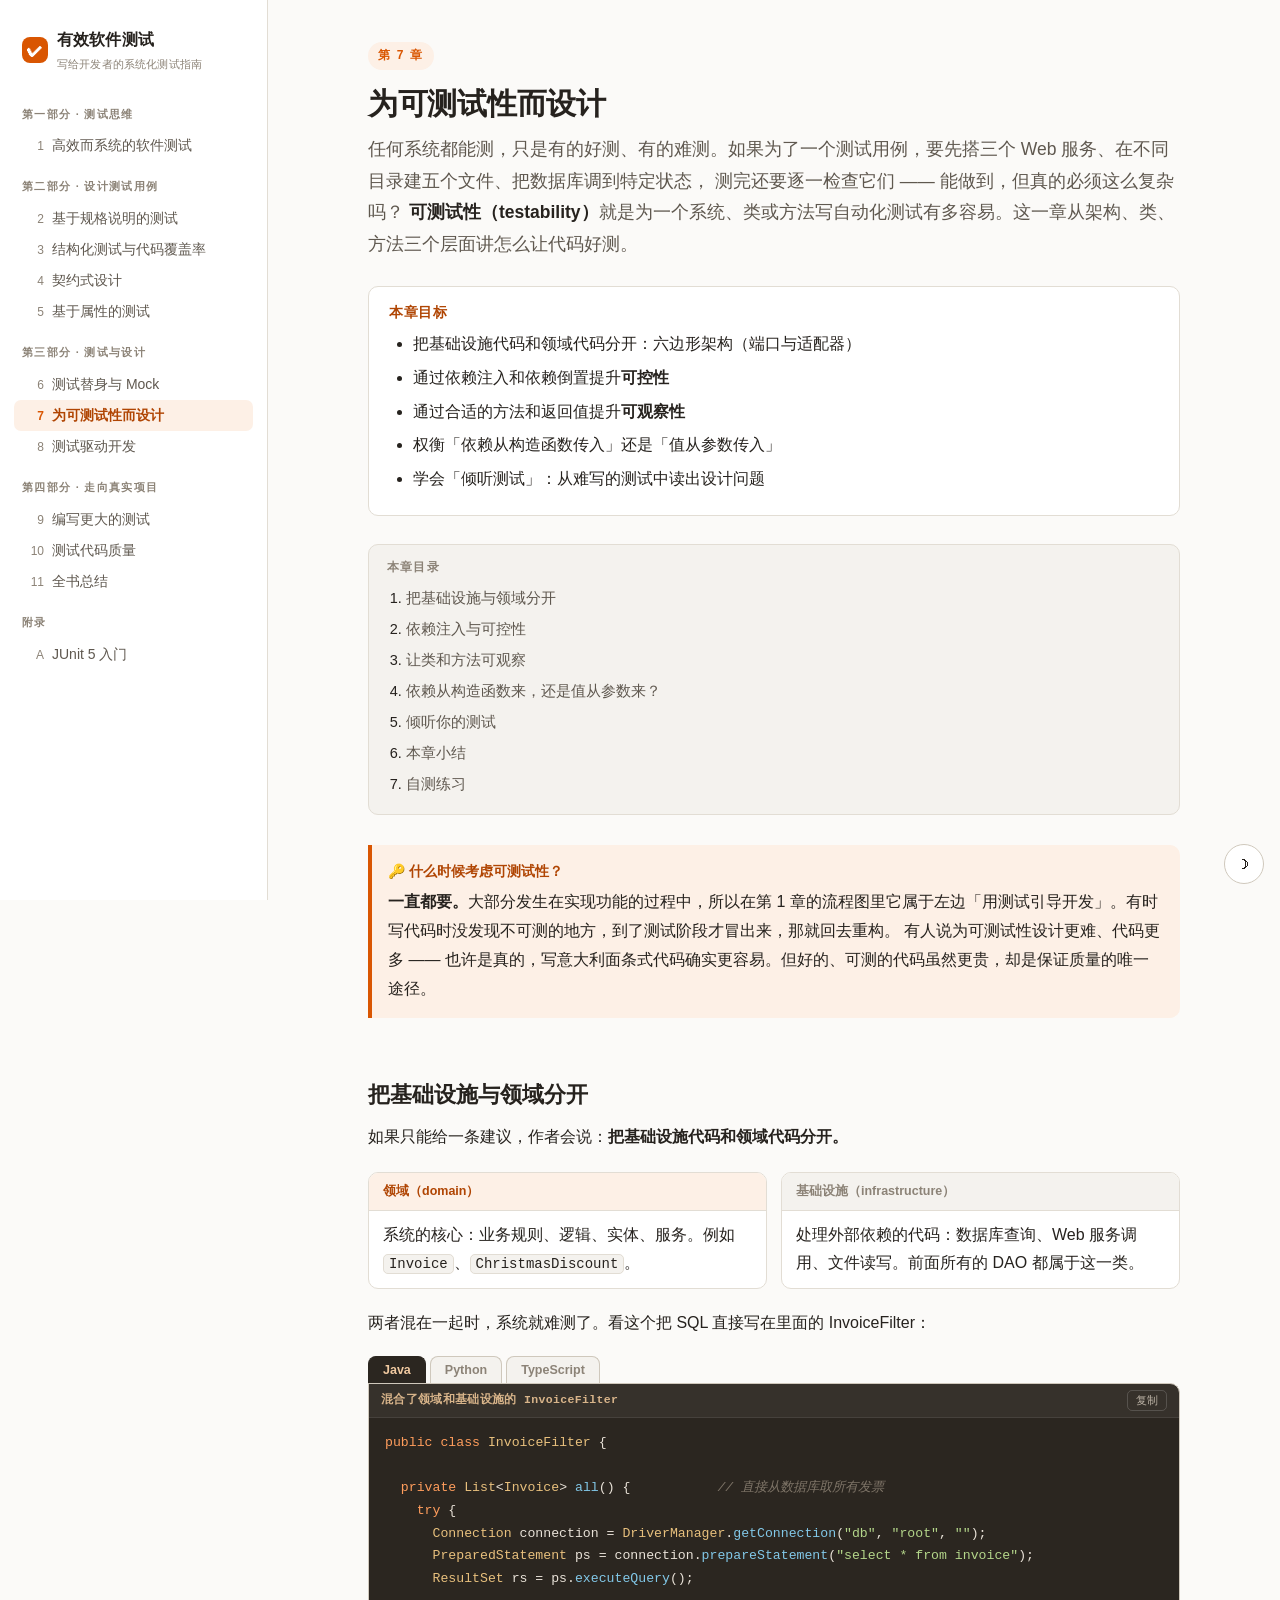
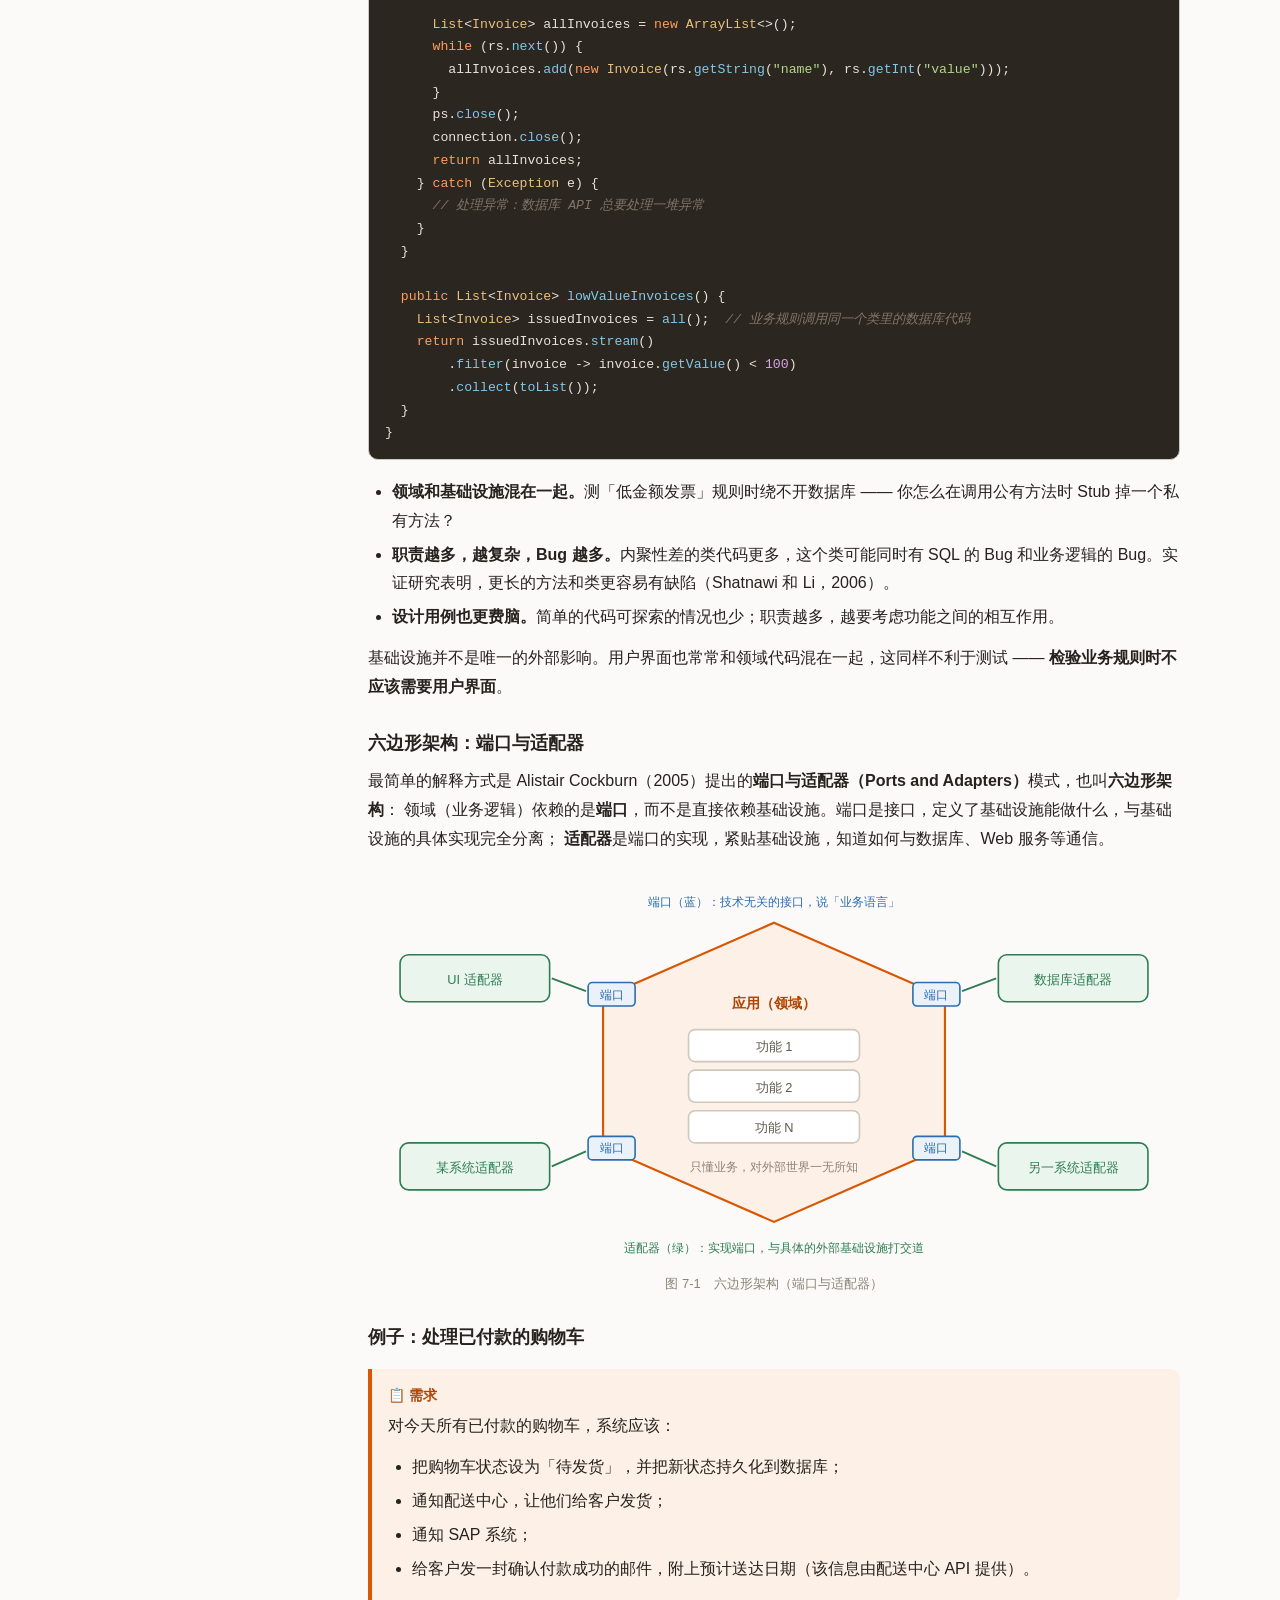
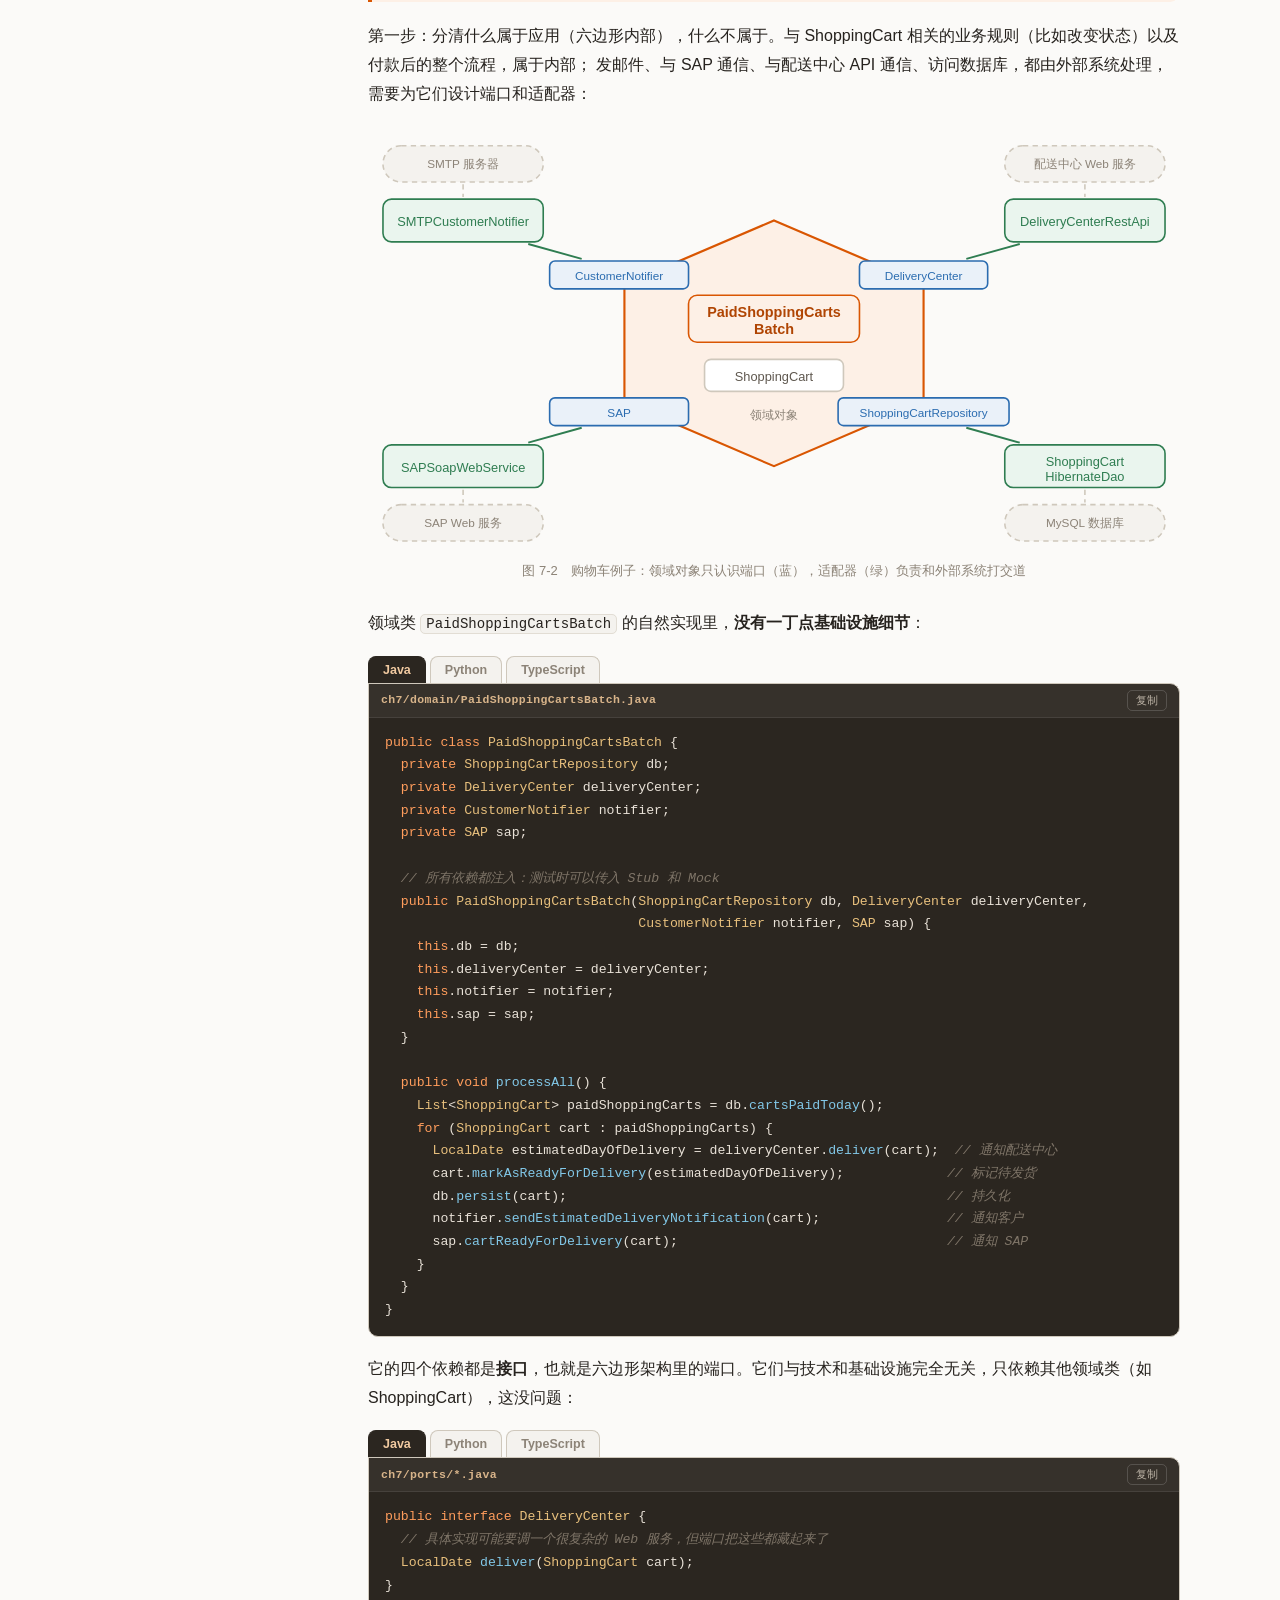
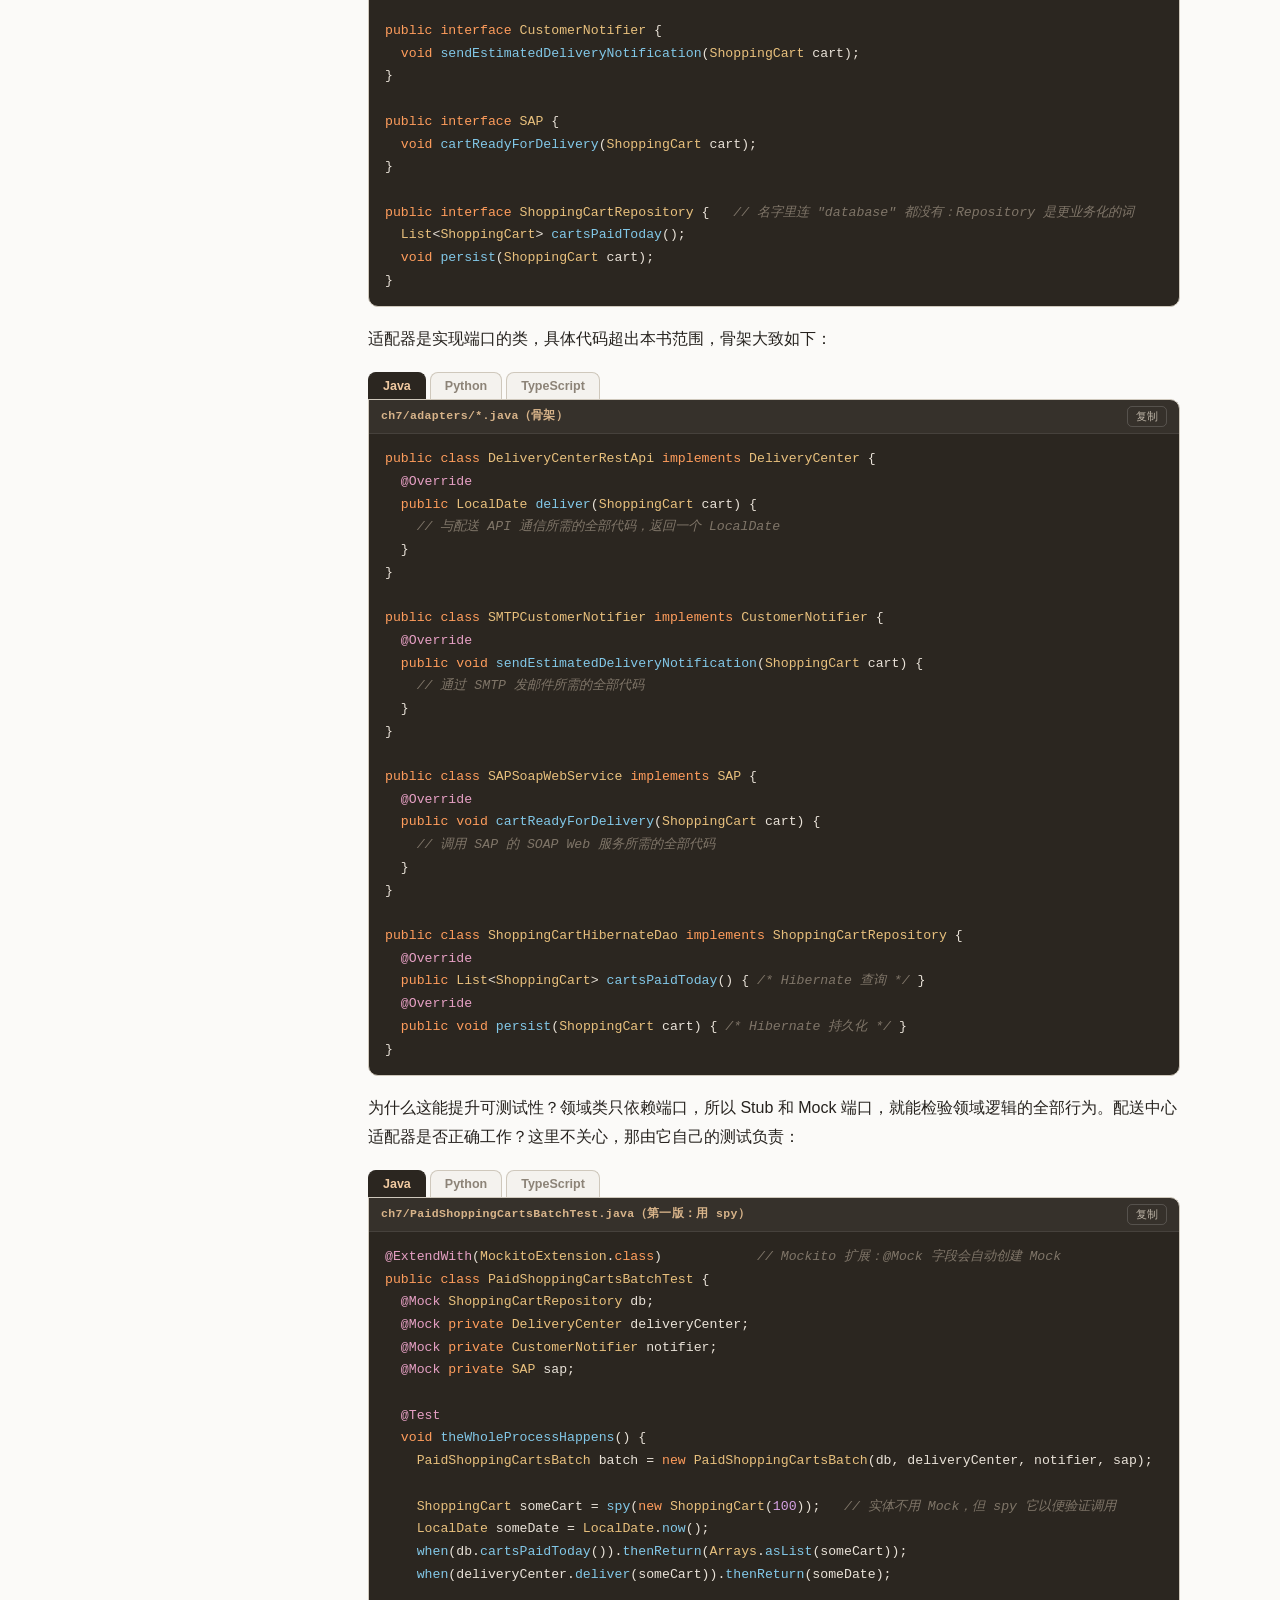
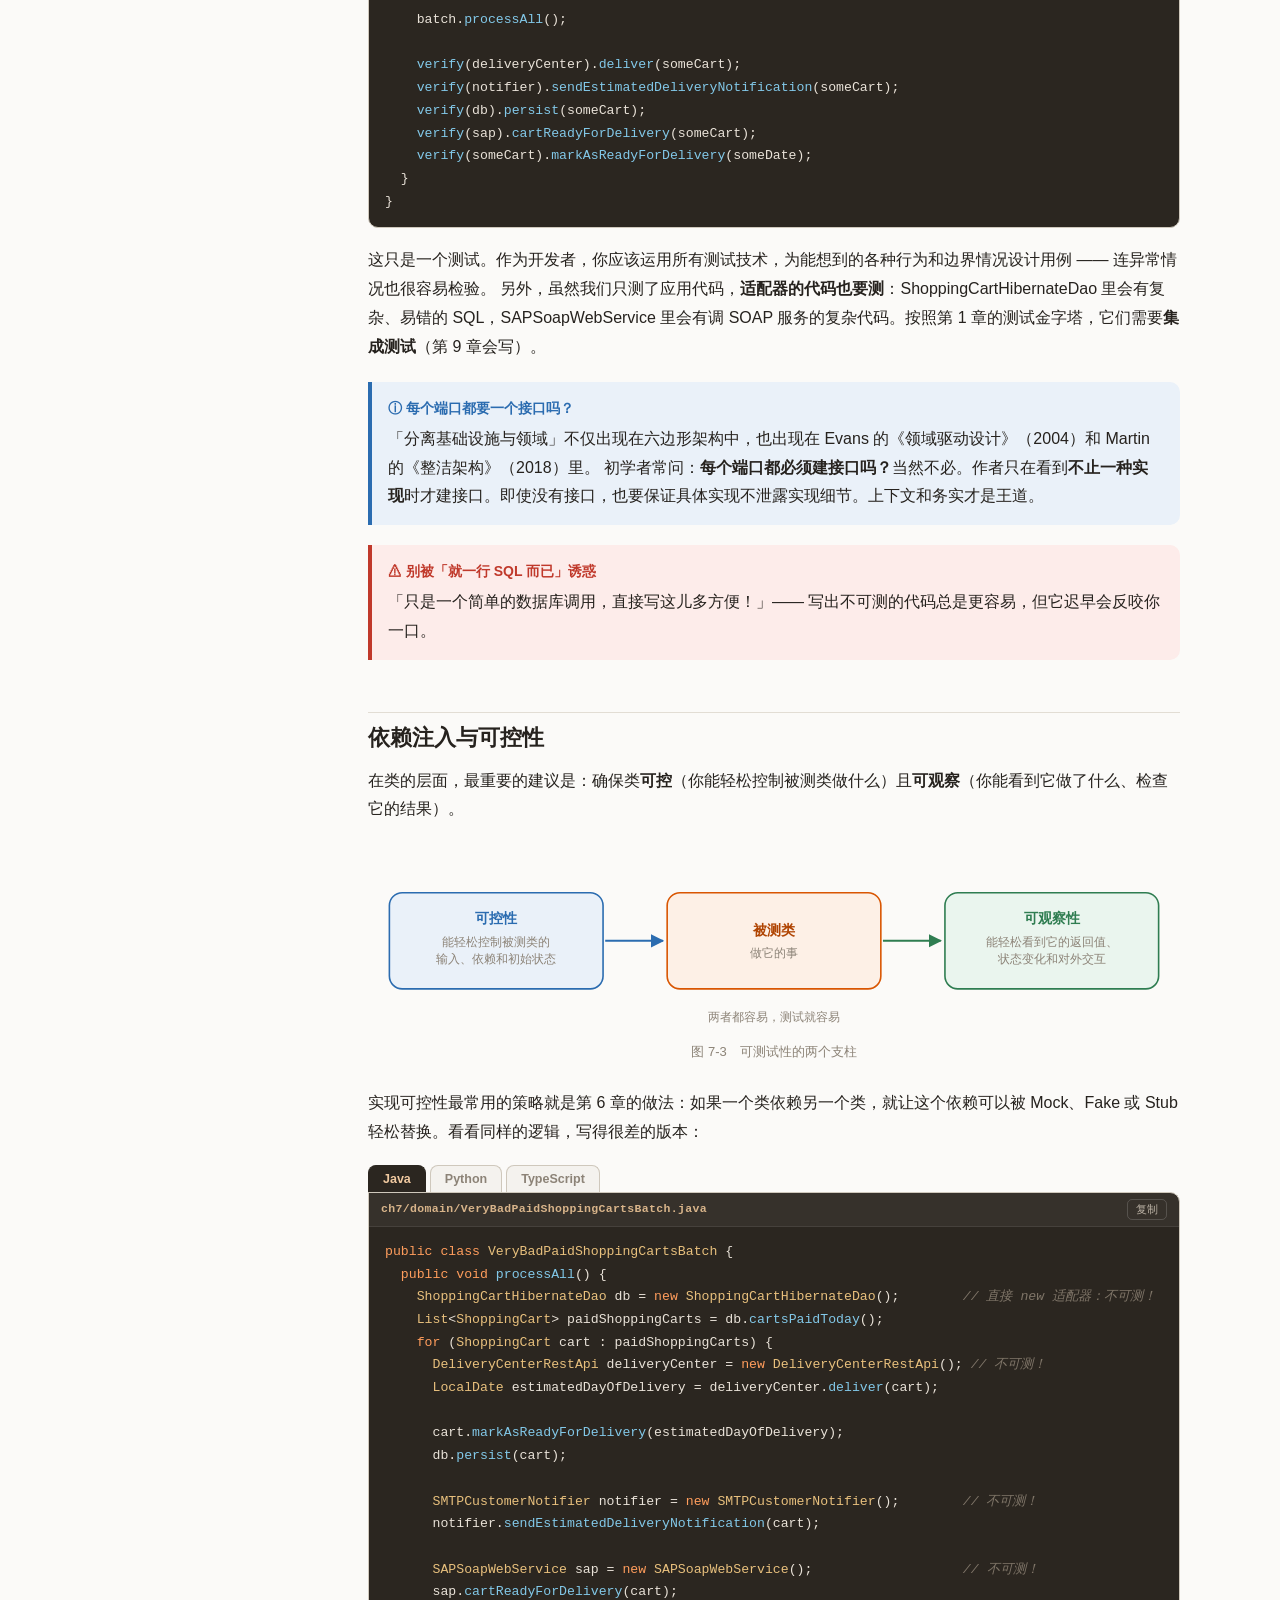
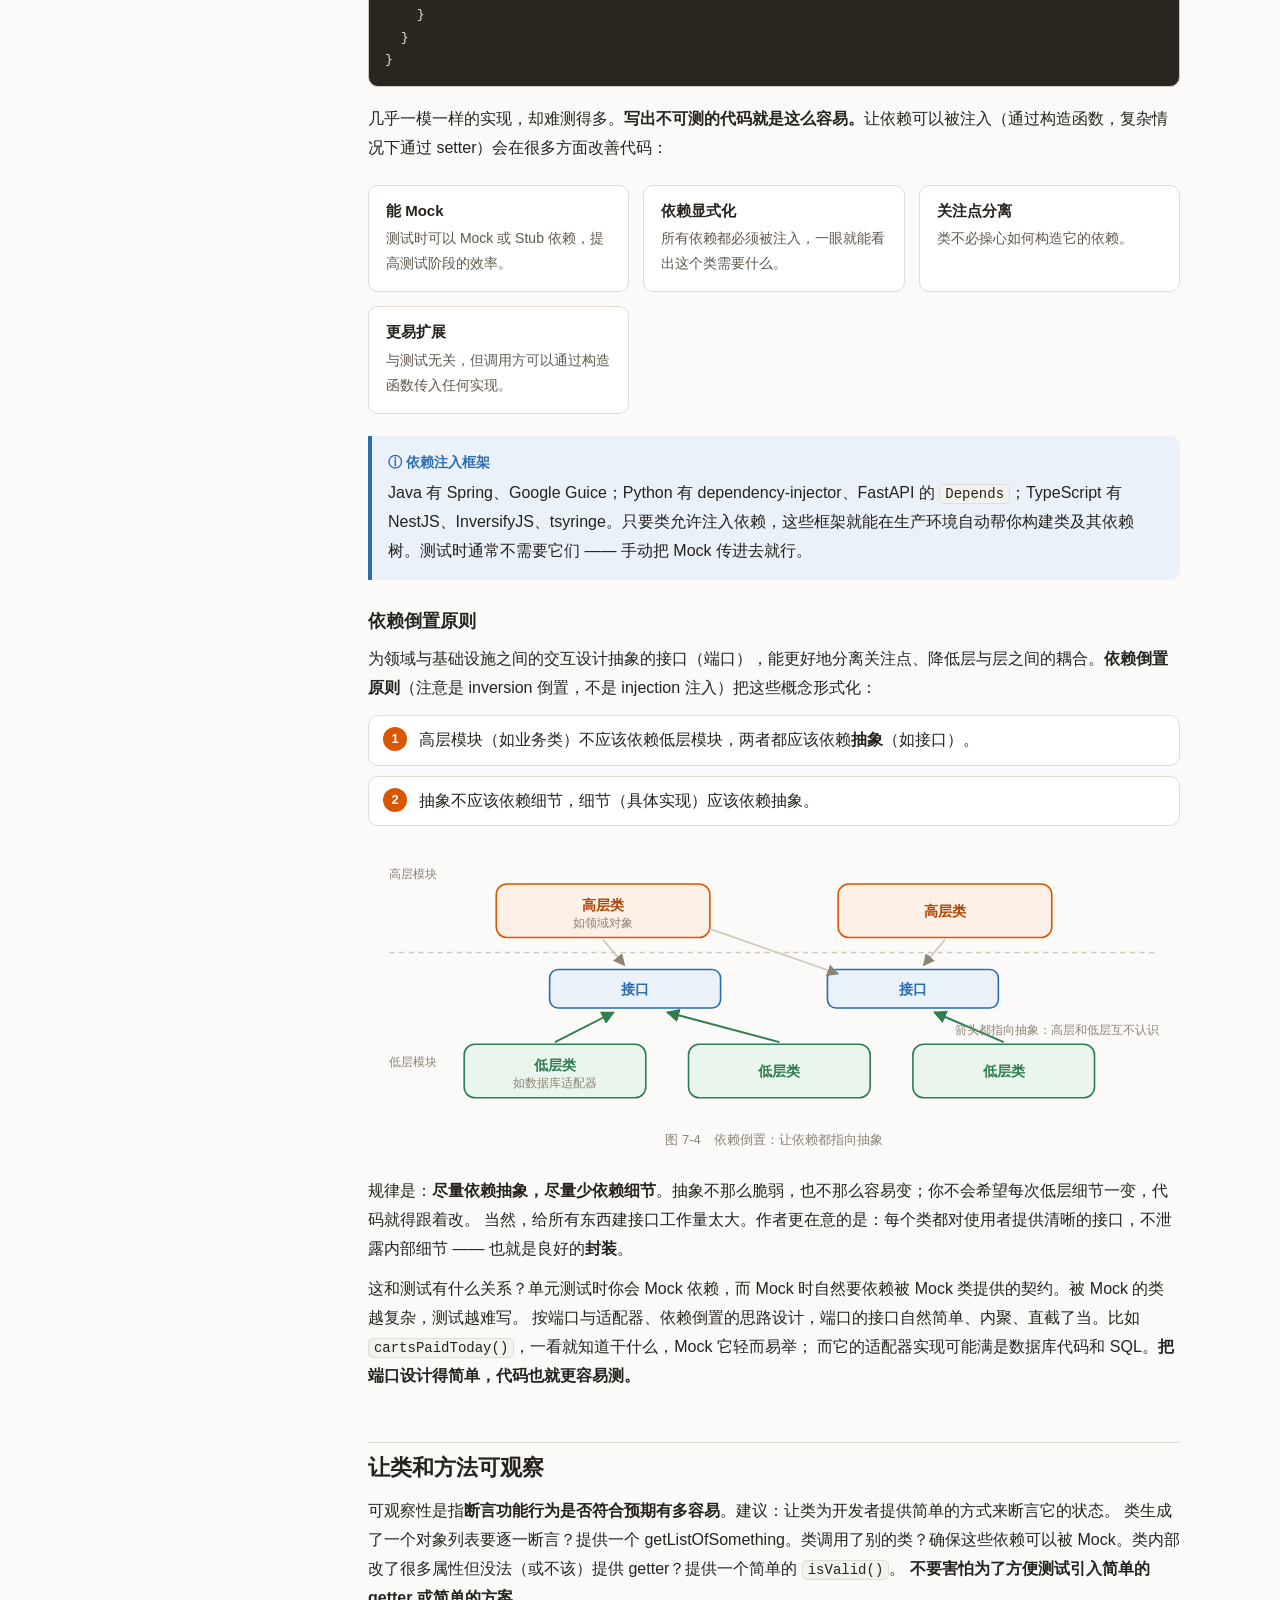
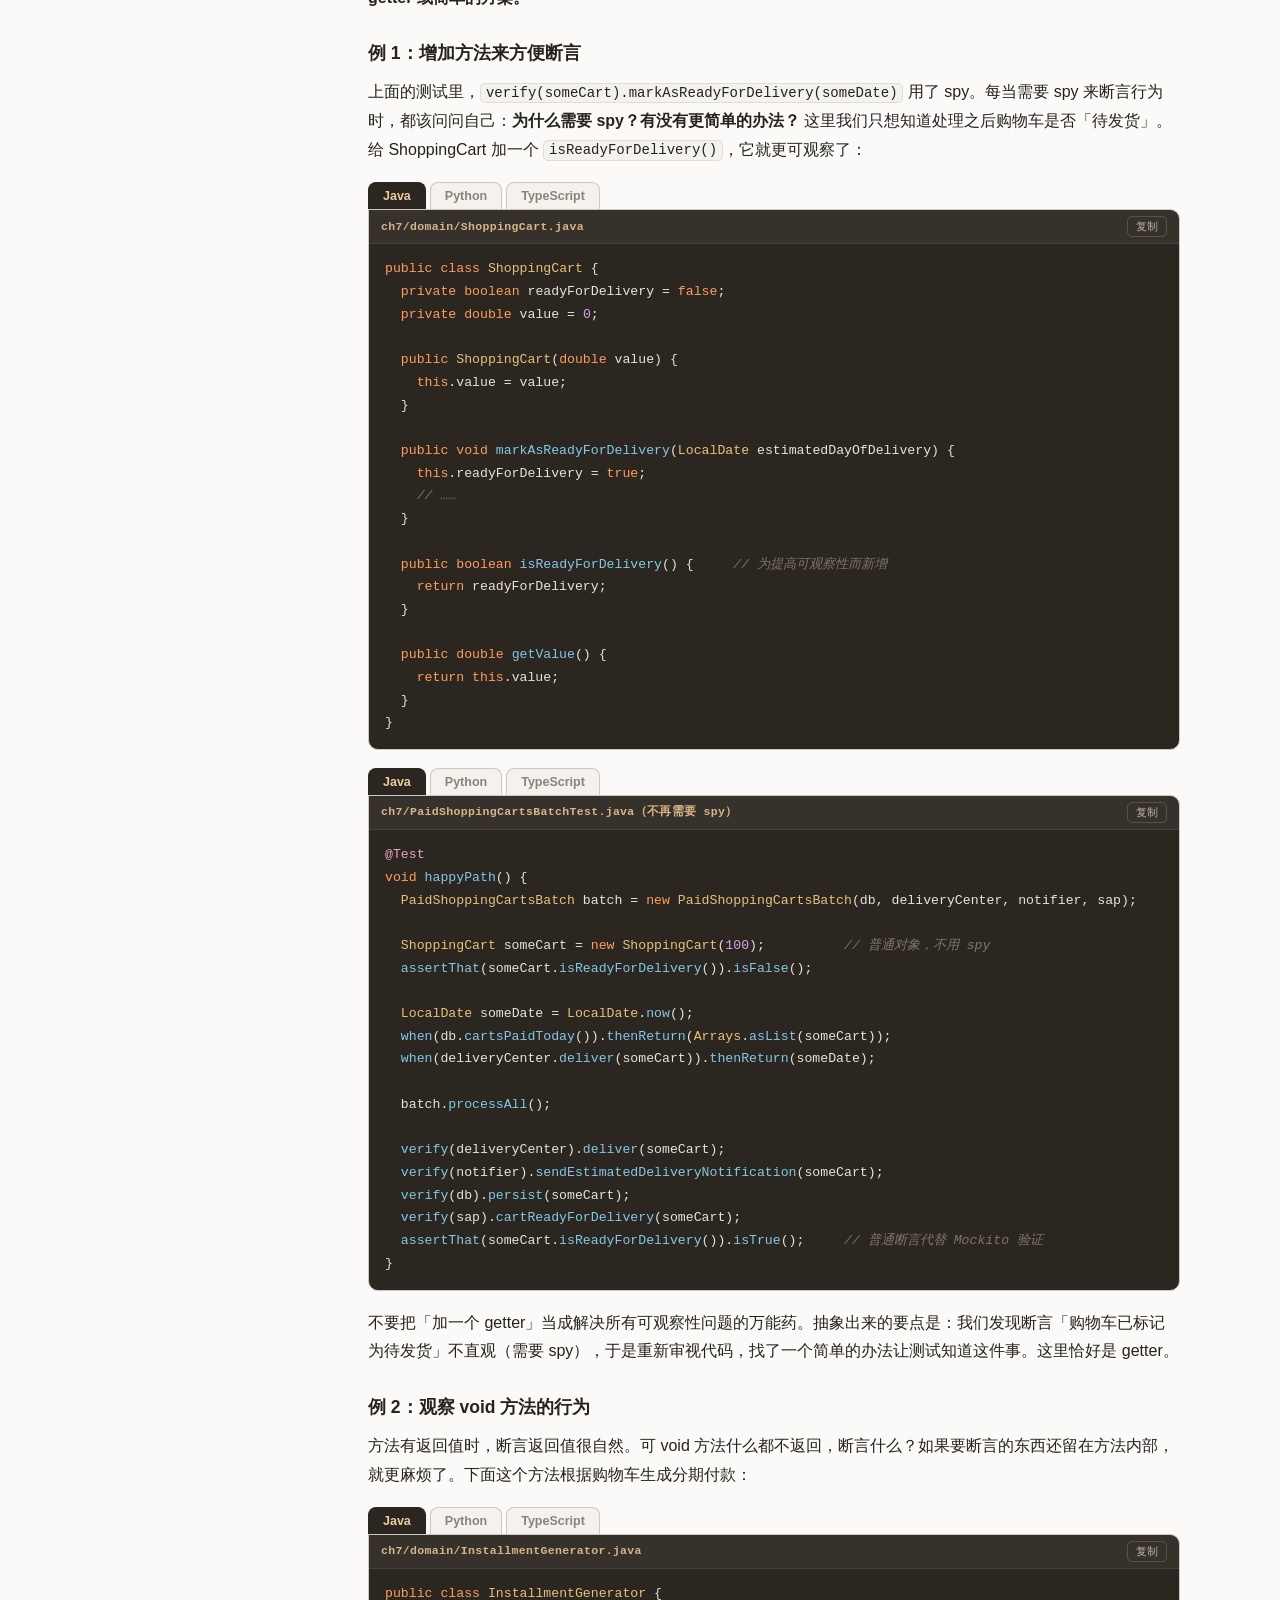
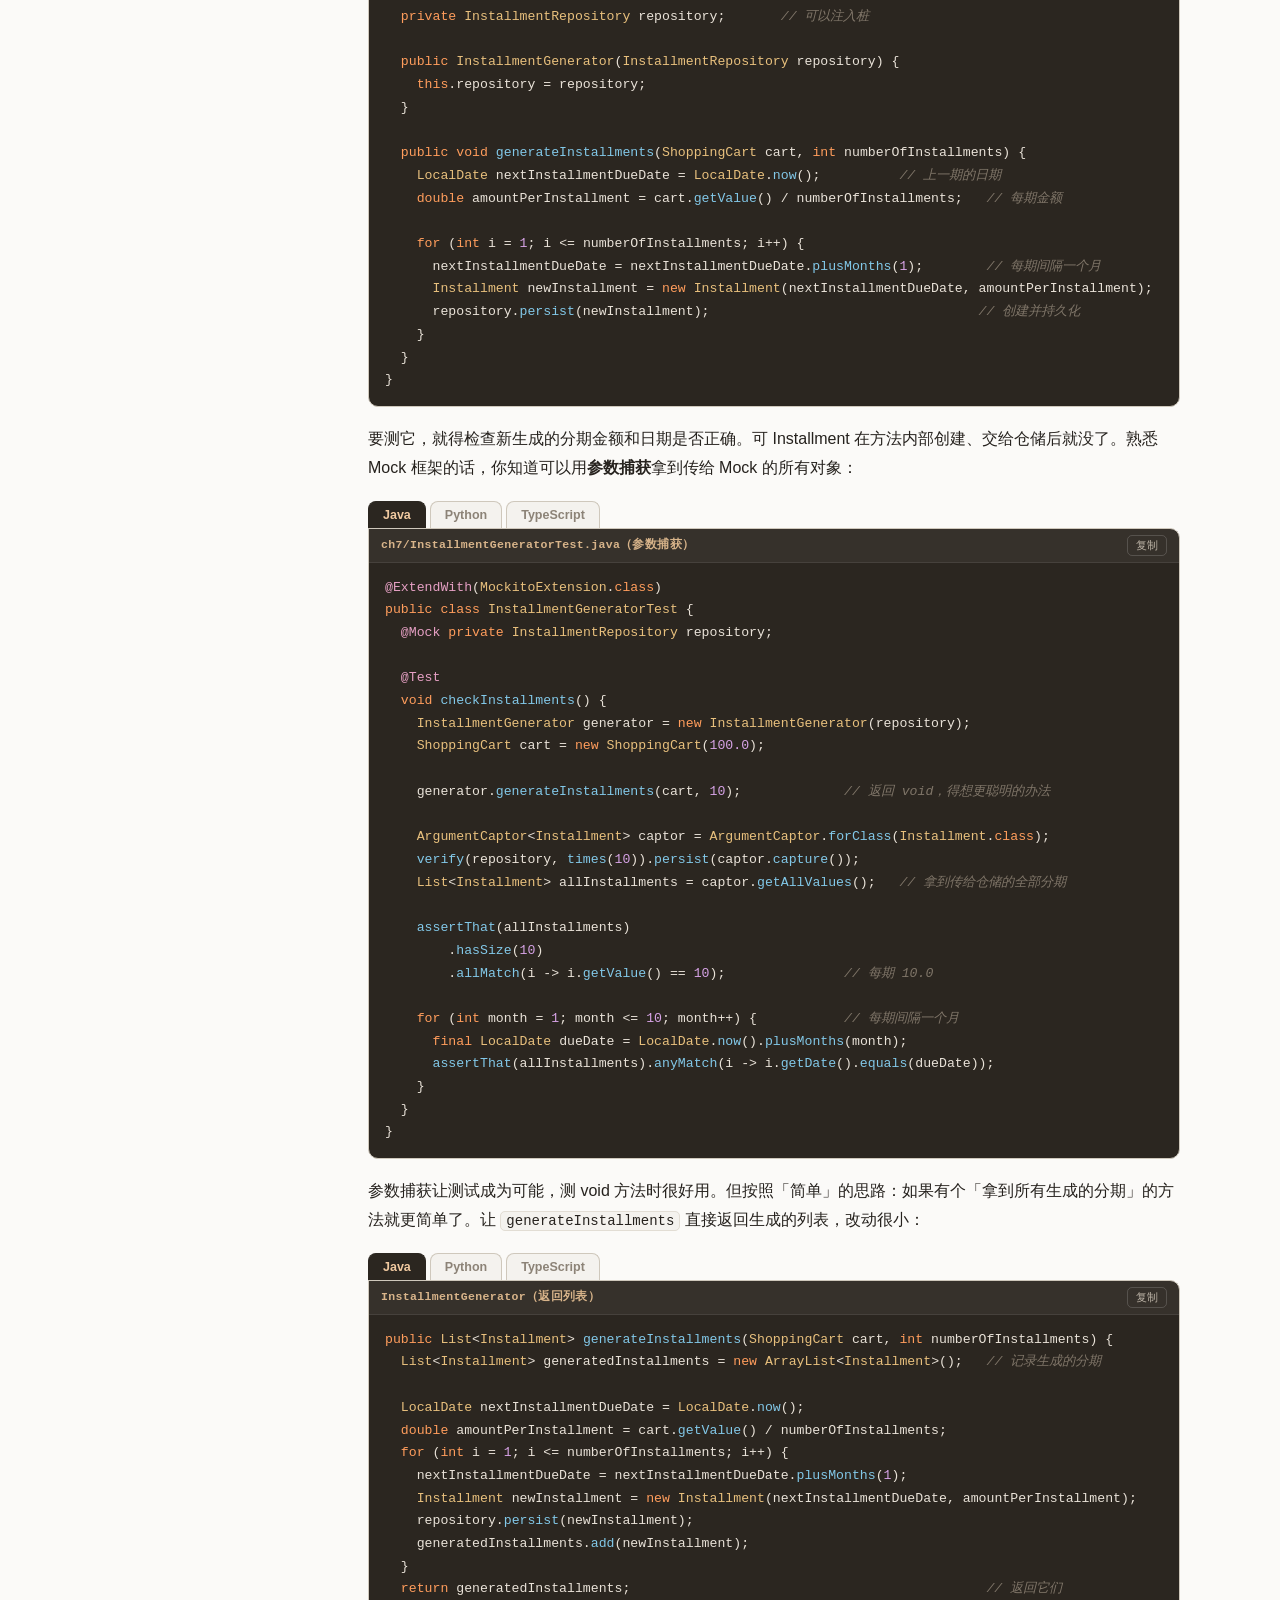
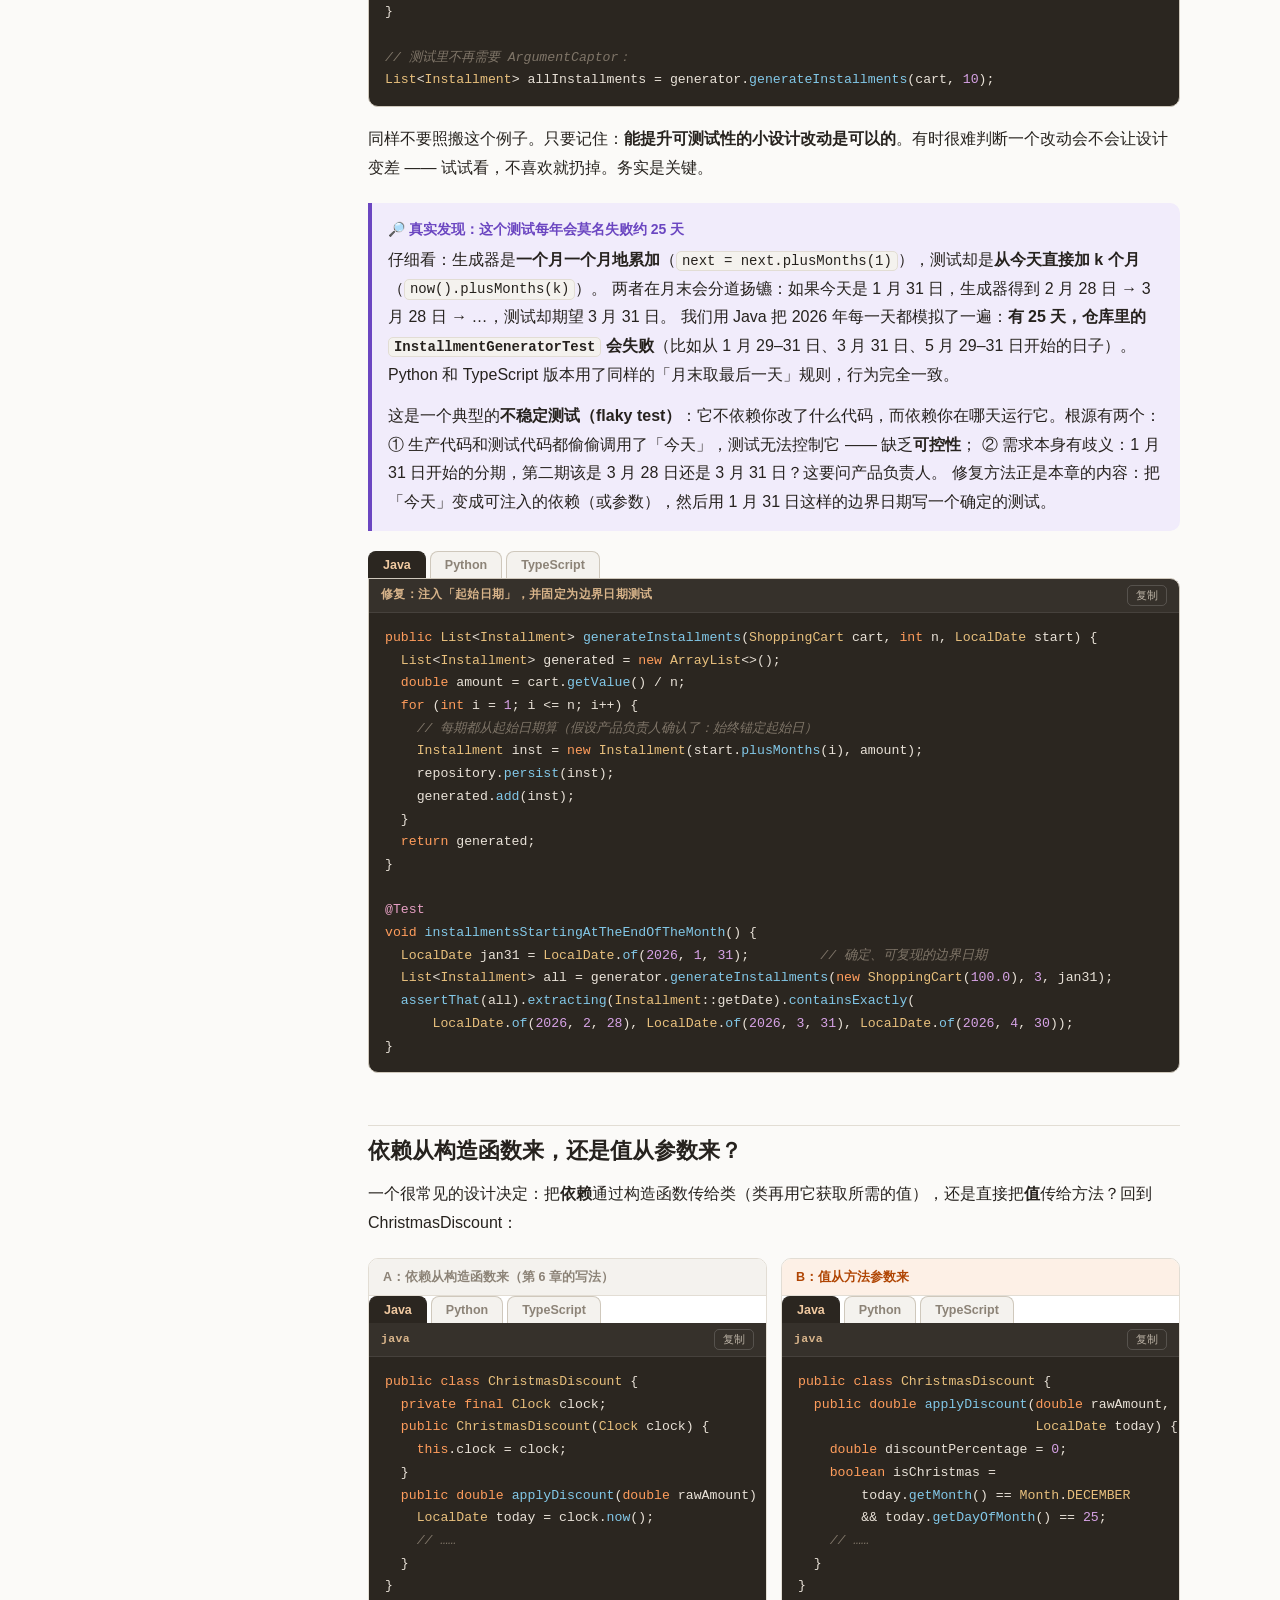
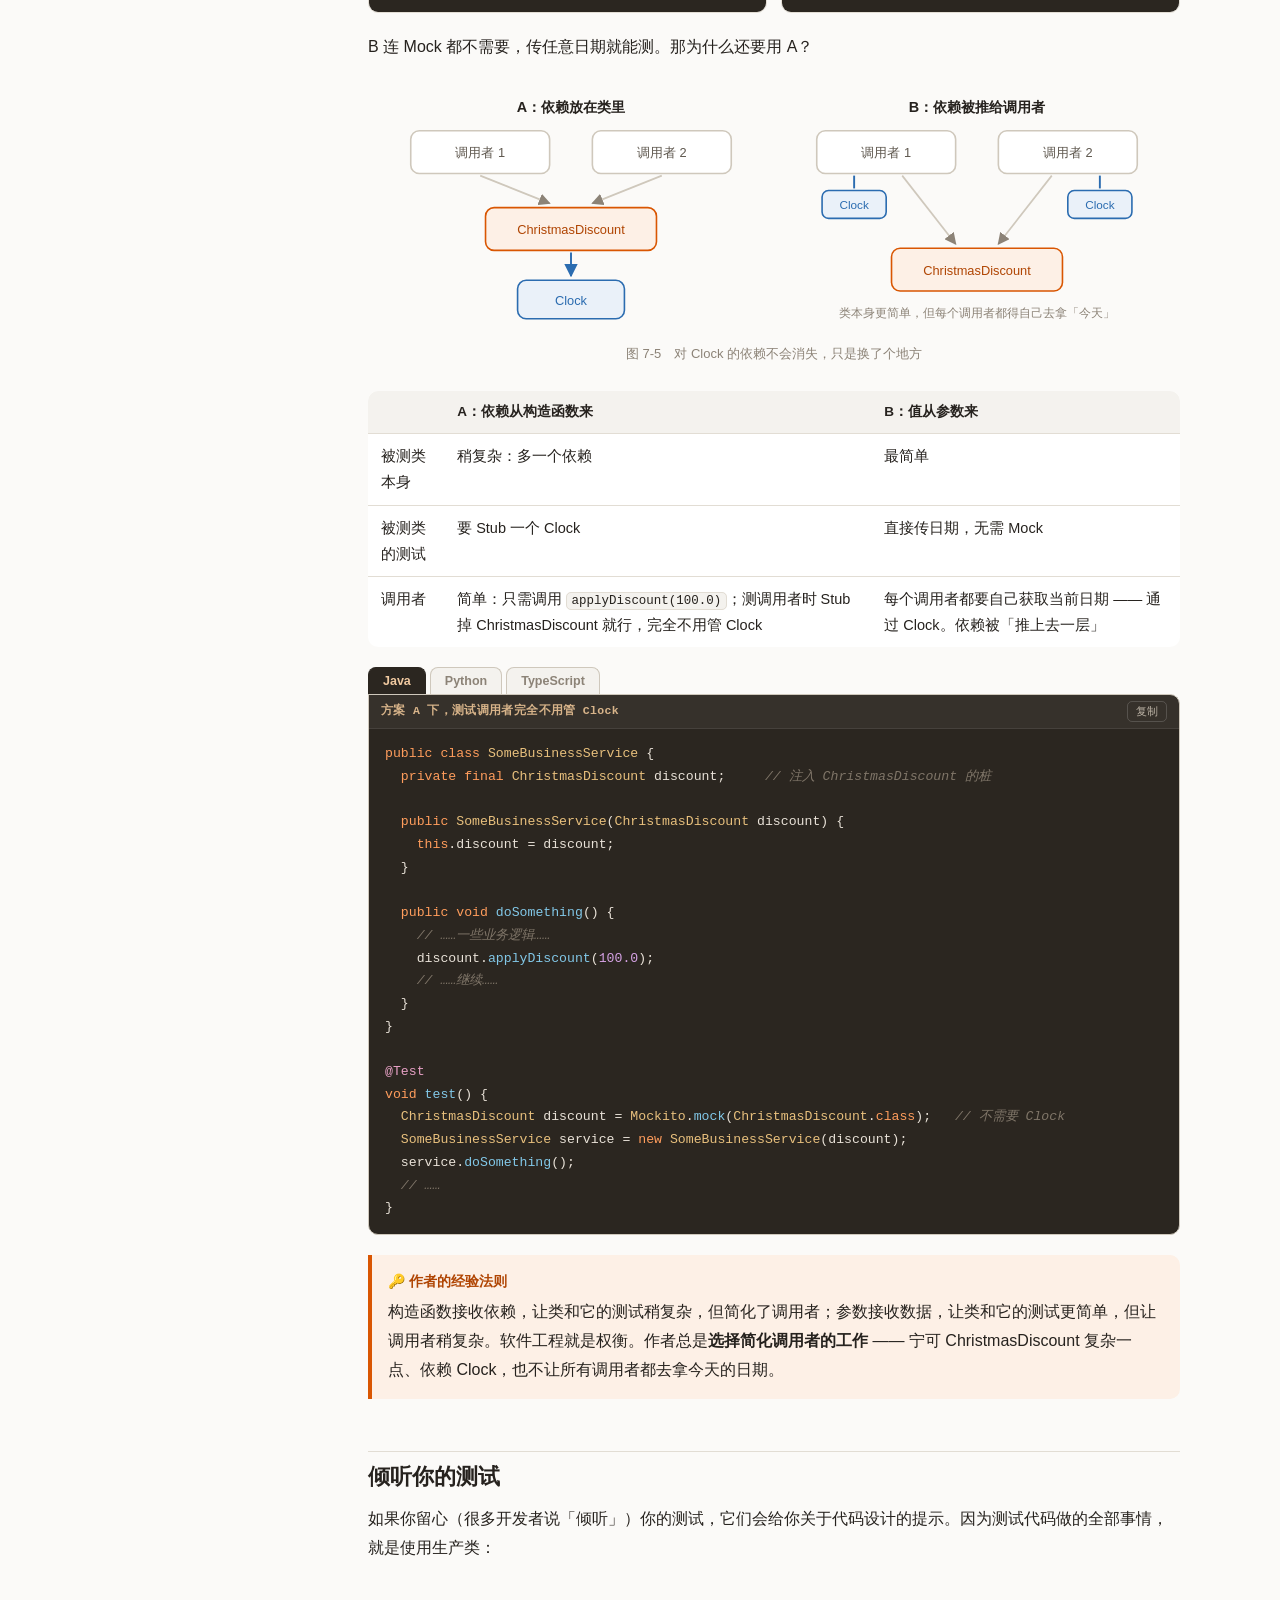
<file: docs/ch07.html>
<!doctype html>
<html lang="zh-CN">
<head>
<meta charset="utf-8">
<meta name="viewport" content="width=device-width,initial-scale=1">
<title>第 7 章 · 为可测试性而设计 — 有效软件测试</title>
<link rel="stylesheet" href="assets/style.css">
</head>
<body data-chapter="7">
<div id="app">
<aside id="sidebar"></aside>
<main>

<span class="chapter-eyebrow">第 7 章</span>
<h1>为可测试性而设计</h1>
<p class="lede">
  任何系统都能测，只是有的好测、有的难测。如果为了一个测试用例，要先搭三个 Web 服务、在不同目录建五个文件、把数据库调到特定状态，
  测完还要逐一检查它们 —— 能做到，但真的必须这么复杂吗？
  <strong>可测试性（testability）</strong>就是为一个系统、类或方法写自动化测试有多容易。这一章从架构、类、方法三个层面讲怎么让代码好测。
</p>

<div class="goals">
  <h4>本章目标</h4>
  <ul>
    <li>把基础设施代码和领域代码分开：六边形架构（端口与适配器）</li>
    <li>通过依赖注入和依赖倒置提升<strong>可控性</strong></li>
    <li>通过合适的方法和返回值提升<strong>可观察性</strong></li>
    <li>权衡「依赖从构造函数传入」还是「值从参数传入」</li>
    <li>学会「倾听测试」：从难写的测试中读出设计问题</li>
  </ul>
</div>

<div id="chapter-toc"></div>

<div class="box key">
  <div class="t">&#128273; 什么时候考虑可测试性？</div>
  <p>
    <strong>一直都要。</strong>大部分发生在实现功能的过程中，所以在第 1 章的流程图里它属于左边「用测试引导开发」。有时写代码时没发现不可测的地方，到了测试阶段才冒出来，那就回去重构。
    有人说为可测试性设计更难、代码更多 —— 也许是真的，写意大利面条式代码确实更容易。但好的、可测的代码虽然更贵，却是保证质量的唯一途径。
  </p>
</div>

<h2 id="separate">把基础设施与领域分开</h2>

<p>如果只能给一条建议，作者会说：<strong>把基础设施代码和领域代码分开。</strong></p>

<div class="vs">
  <div class="new"><div class="h">领域（domain）</div>
    <div style="padding:10px 14px">系统的核心：业务规则、逻辑、实体、服务。例如 <code>Invoice</code>、<code>ChristmasDiscount</code>。</div></div>
  <div class="old"><div class="h">基础设施（infrastructure）</div>
    <div style="padding:10px 14px">处理外部依赖的代码：数据库查询、Web 服务调用、文件读写。前面所有的 DAO 都属于这一类。</div></div>
</div>

<p>两者混在一起时，系统就难测了。看这个把 SQL 直接写在里面的 InvoiceFilter：</p>

<div class="langs">
<div class="code" data-lang="java" data-file="混合了领域和基础设施的 InvoiceFilter"><pre>
public class InvoiceFilter {

  private List&lt;Invoice&gt; all() {           // 直接从数据库取所有发票
    try {
      Connection connection = DriverManager.getConnection("db", "root", "");
      PreparedStatement ps = connection.prepareStatement("select * from invoice");
      ResultSet rs = ps.executeQuery();

      List&lt;Invoice&gt; allInvoices = new ArrayList&lt;&gt;();
      while (rs.next()) {
        allInvoices.add(new Invoice(rs.getString("name"), rs.getInt("value")));
      }
      ps.close();
      connection.close();
      return allInvoices;
    } catch (Exception e) {
      // 处理异常：数据库 API 总要处理一堆异常
    }
  }

  public List&lt;Invoice&gt; lowValueInvoices() {
    List&lt;Invoice&gt; issuedInvoices = all();  // 业务规则调用同一个类里的数据库代码
    return issuedInvoices.stream()
        .filter(invoice -&gt; invoice.getValue() &lt; 100)
        .collect(toList());
  }
}
</pre></div>
<div class="code" data-lang="python" data-file="混合了领域和基础设施的 InvoiceFilter"><pre>
import sqlite3

class InvoiceFilter:

    def _all(self) -&gt; list[Invoice]:        # 直接从数据库取所有发票
        connection = sqlite3.connect("invoices.db")
        try:
            rows = connection.execute("select name, value from invoice").fetchall()
            return [Invoice(name, value) for name, value in rows]
        finally:
            connection.close()

    def low_value_invoices(self) -&gt; list[Invoice]:
        issued = self._all()                # 业务规则调用同一个类里的数据库代码
        return [inv for inv in issued if inv.value &lt; 100]
</pre></div>
<div class="code" data-lang="ts" data-file="混合了领域和基础设施的 InvoiceFilter"><pre>
import { DatabaseSync } from "node:sqlite";

export class InvoiceFilter {
  private all(): Invoice[] {                // 直接从数据库取所有发票
    const db = new DatabaseSync("invoices.db");
    try {
      return db.prepare("select name, value from invoice").all()
        .map((r) =&gt; ({ customer: String(r.name), value: Number(r.value) }));
    } finally {
      db.close();
    }
  }

  lowValueInvoices(): Invoice[] {
    const issued = this.all();              // 业务规则调用同一个类里的数据库代码
    return issued.filter((invoice) =&gt; invoice.value &lt; 100);
  }
}
</pre></div>
</div>

<ul>
  <li><strong>领域和基础设施混在一起。</strong>测「低金额发票」规则时绕不开数据库 —— 你怎么在调用公有方法时 Stub 掉一个私有方法？</li>
  <li><strong>职责越多，越复杂，Bug 越多。</strong>内聚性差的类代码更多，这个类可能同时有 SQL 的 Bug 和业务逻辑的 Bug。实证研究表明，更长的方法和类更容易有缺陷（Shatnawi 和 Li，2006）。</li>
  <li><strong>设计用例也更费脑。</strong>简单的代码可探索的情况也少；职责越多，越要考虑功能之间的相互作用。</li>
</ul>

<p>基础设施并不是唯一的外部影响。用户界面也常常和领域代码混在一起，这同样不利于测试 —— <strong>检验业务规则时不应该需要用户界面</strong>。</p>

<h3>六边形架构：端口与适配器</h3>

<p>
  最简单的解释方式是 Alistair Cockburn（2005）提出的<strong>端口与适配器（Ports and Adapters）</strong>模式，也叫<strong>六边形架构</strong>：
  领域（业务逻辑）依赖的是<strong>端口</strong>，而不是直接依赖基础设施。端口是接口，定义了基础设施能做什么，与基础设施的具体实现完全分离；
  <strong>适配器</strong>是端口的实现，紧贴基础设施，知道如何与数据库、Web 服务等通信。
</p>

<figure>
<svg class="dgm" viewBox="0 0 760 360" role="img" aria-label="六边形架构：中间的六边形是应用和业务逻辑，边上是端口，外面是连接各种外部系统的适配器">
  <polygon points="380,40 540,110 540,250 380,320 220,250 220,110" style="fill:var(--accent-bg);stroke:var(--accent);stroke-width:2"/>
  <text class="ttl on-a" x="380" y="120" text-anchor="middle">应用（领域）</text>
  <rect class="bx" x="300" y="140" width="160" height="30" rx="6"/><text class="lbl" x="380" y="160" text-anchor="middle">功能 1</text>
  <rect class="bx" x="300" y="178" width="160" height="30" rx="6"/><text class="lbl" x="380" y="198" text-anchor="middle">功能 2</text>
  <rect class="bx" x="300" y="216" width="160" height="30" rx="6"/><text class="lbl" x="380" y="236" text-anchor="middle">功能 N</text>
  <text class="sm" x="380" y="272" text-anchor="middle">只懂业务，对外部世界一无所知</text>

  <rect class="bx-b" x="206" y="96" width="44" height="22" rx="4"/><text class="sm on-b" x="228" y="111" text-anchor="middle">端口</text>
  <rect class="bx-b" x="510" y="96" width="44" height="22" rx="4"/><text class="sm on-b" x="532" y="111" text-anchor="middle">端口</text>
  <rect class="bx-b" x="206" y="240" width="44" height="22" rx="4"/><text class="sm on-b" x="228" y="255" text-anchor="middle">端口</text>
  <rect class="bx-b" x="510" y="240" width="44" height="22" rx="4"/><text class="sm on-b" x="532" y="255" text-anchor="middle">端口</text>

  <rect class="bx-g" x="30" y="70" width="140" height="44" rx="8"/><text class="lbl on-g" x="100" y="97" text-anchor="middle">UI 适配器</text>
  <rect class="bx-g" x="590" y="70" width="140" height="44" rx="8"/><text class="lbl on-g" x="660" y="97" text-anchor="middle">数据库适配器</text>
  <rect class="bx-g" x="30" y="246" width="140" height="44" rx="8"/><text class="lbl on-g" x="100" y="273" text-anchor="middle">某系统适配器</text>
  <rect class="bx-g" x="590" y="246" width="140" height="44" rx="8"/><text class="lbl on-g" x="660" y="273" text-anchor="middle">另一系统适配器</text>
  <path class="ln-g" d="M172 92 L204 104"/>
  <path class="ln-g" d="M588 92 L556 104"/>
  <path class="ln-g" d="M172 268 L204 254"/>
  <path class="ln-g" d="M588 268 L556 254"/>

  <text class="sm on-b" x="380" y="24" text-anchor="middle">端口（蓝）：技术无关的接口，说「业务语言」</text>
  <text class="sm on-g" x="380" y="348" text-anchor="middle">适配器（绿）：实现端口，与具体的外部基础设施打交道</text>
</svg>
<figcaption>图 7-1　六边形架构（端口与适配器）</figcaption>
</figure>

<h3>例子：处理已付款的购物车</h3>

<div class="box key">
  <div class="t">&#128203; 需求</div>
  <p>对今天所有已付款的购物车，系统应该：</p>
  <ul>
    <li>把购物车状态设为「待发货」，并把新状态持久化到数据库；</li>
    <li>通知配送中心，让他们给客户发货；</li>
    <li>通知 SAP 系统；</li>
    <li>给客户发一封确认付款成功的邮件，附上预计送达日期（该信息由配送中心 API 提供）。</li>
  </ul>
</div>

<p>
  第一步：分清什么属于应用（六边形内部），什么不属于。与 ShoppingCart 相关的业务规则（比如改变状态）以及付款后的整个流程，属于内部；
  发邮件、与 SAP 通信、与配送中心 API 通信、访问数据库，都由外部系统处理，需要为它们设计端口和适配器：
</p>

<figure>
<svg class="dgm" viewBox="0 0 760 390" role="img" aria-label="购物车例子的六边形架构：PaidShoppingCartsBatch 通过四个端口与外部系统交互">
  <polygon points="380,80 520,140 520,250 380,310 240,250 240,140" style="fill:var(--accent-bg);stroke:var(--accent);stroke-width:2"/>
  <rect class="bx-a" x="300" y="150" width="160" height="44" rx="8"/>
  <text class="ttl on-a" x="380" y="170" text-anchor="middle">PaidShoppingCarts</text>
  <text class="ttl on-a" x="380" y="186" text-anchor="middle">Batch</text>
  <rect class="bx" x="315" y="210" width="130" height="30" rx="6"/><text class="lbl" x="380" y="230" text-anchor="middle">ShoppingCart</text>
  <text class="sm" x="380" y="266" text-anchor="middle">领域对象</text>

  <rect class="bx-b" x="170" y="118" width="130" height="26" rx="5"/><text class="sm on-b" x="235" y="136" text-anchor="middle">CustomerNotifier</text>
  <rect class="bx-b" x="460" y="118" width="120" height="26" rx="5"/><text class="sm on-b" x="520" y="136" text-anchor="middle">DeliveryCenter</text>
  <rect class="bx-b" x="170" y="246" width="130" height="26" rx="5"/><text class="sm on-b" x="235" y="264" text-anchor="middle">SAP</text>
  <rect class="bx-b" x="440" y="246" width="160" height="26" rx="5"/><text class="sm on-b" x="520" y="264" text-anchor="middle">ShoppingCartRepository</text>

  <rect class="bx-g" x="14" y="60" width="150" height="40" rx="8"/><text class="lbl on-g" x="89" y="85" text-anchor="middle">SMTPCustomerNotifier</text>
  <rect class="bx-g" x="596" y="60" width="150" height="40" rx="8"/><text class="lbl on-g" x="671" y="85" text-anchor="middle">DeliveryCenterRestApi</text>
  <rect class="bx-g" x="14" y="290" width="150" height="40" rx="8"/><text class="lbl on-g" x="89" y="315" text-anchor="middle">SAPSoapWebService</text>
  <rect class="bx-g" x="596" y="290" width="150" height="40" rx="8"/><text class="lbl on-g" x="671" y="310" text-anchor="middle">ShoppingCart</text><text class="lbl on-g" x="671" y="324" text-anchor="middle">HibernateDao</text>
  <path class="ln-g" d="M150 102 L200 116"/><path class="ln-g" d="M610 102 L560 116"/>
  <path class="ln-g" d="M150 288 L200 274"/><path class="ln-g" d="M610 288 L560 274"/>

  <rect class="bx-d" x="14" y="10" width="150" height="34" rx="17"/><text class="sm" x="89" y="31" text-anchor="middle">SMTP 服务器</text>
  <rect class="bx-d" x="596" y="10" width="150" height="34" rx="17"/><text class="sm" x="671" y="31" text-anchor="middle">配送中心 Web 服务</text>
  <rect class="bx-d" x="14" y="346" width="150" height="34" rx="17"/><text class="sm" x="89" y="367" text-anchor="middle">SAP Web 服务</text>
  <rect class="bx-d" x="596" y="346" width="150" height="34" rx="17"/><text class="sm" x="671" y="367" text-anchor="middle">MySQL 数据库</text>
  <path class="ln-d" d="M89 46 V58"/><path class="ln-d" d="M671 46 V58"/>
  <path class="ln-d" d="M89 332 V344"/><path class="ln-d" d="M671 332 V344"/>
</svg>
<figcaption>图 7-2　购物车例子：领域对象只认识端口（蓝），适配器（绿）负责和外部系统打交道</figcaption>
</figure>

<p>领域类 <code>PaidShoppingCartsBatch</code> 的自然实现里，<strong>没有一丁点基础设施细节</strong>：</p>

<div class="langs">
<div class="code" data-lang="java" data-file="ch7/domain/PaidShoppingCartsBatch.java"><pre>
public class PaidShoppingCartsBatch {
  private ShoppingCartRepository db;
  private DeliveryCenter deliveryCenter;
  private CustomerNotifier notifier;
  private SAP sap;

  // 所有依赖都注入：测试时可以传入 Stub 和 Mock
  public PaidShoppingCartsBatch(ShoppingCartRepository db, DeliveryCenter deliveryCenter,
                                CustomerNotifier notifier, SAP sap) {
    this.db = db;
    this.deliveryCenter = deliveryCenter;
    this.notifier = notifier;
    this.sap = sap;
  }

  public void processAll() {
    List&lt;ShoppingCart&gt; paidShoppingCarts = db.cartsPaidToday();
    for (ShoppingCart cart : paidShoppingCarts) {
      LocalDate estimatedDayOfDelivery = deliveryCenter.deliver(cart);  // 通知配送中心
      cart.markAsReadyForDelivery(estimatedDayOfDelivery);             // 标记待发货
      db.persist(cart);                                                // 持久化
      notifier.sendEstimatedDeliveryNotification(cart);                // 通知客户
      sap.cartReadyForDelivery(cart);                                  // 通知 SAP
    }
  }
}
</pre></div>
<div class="code" data-lang="python" data-file="paid_shopping_carts_batch.py"><pre>
from ports import ShoppingCartRepository, DeliveryCenter, CustomerNotifier, SAP

class PaidShoppingCartsBatch:
    # 所有依赖都注入：测试时可以传入 Stub 和 Mock
    def __init__(self, db: ShoppingCartRepository, delivery_center: DeliveryCenter,
                 notifier: CustomerNotifier, sap: SAP):
        self._db = db
        self._delivery_center = delivery_center
        self._notifier = notifier
        self._sap = sap

    def process_all(self) -&gt; None:
        for cart in self._db.carts_paid_today():
            estimated = self._delivery_center.deliver(cart)          # 通知配送中心
            cart.mark_as_ready_for_delivery(estimated)               # 标记待发货
            self._db.persist(cart)                                   # 持久化
            self._notifier.send_estimated_delivery_notification(cart)  # 通知客户
            self._sap.cart_ready_for_delivery(cart)                  # 通知 SAP
</pre></div>
<div class="code" data-lang="ts" data-file="paidShoppingCartsBatch.ts"><pre>
import { ShoppingCartRepository, DeliveryCenter, CustomerNotifier, SAP } from "./ports";

export class PaidShoppingCartsBatch {
  // 所有依赖都注入：测试时可以传入 Stub 和 Mock
  constructor(
    private readonly db: ShoppingCartRepository,
    private readonly deliveryCenter: DeliveryCenter,
    private readonly notifier: CustomerNotifier,
    private readonly sap: SAP,
  ) {}

  processAll(): void {
    for (const cart of this.db.cartsPaidToday()) {
      const estimated = this.deliveryCenter.deliver(cart);         // 通知配送中心
      cart.markAsReadyForDelivery(estimated);                      // 标记待发货
      this.db.persist(cart);                                       // 持久化
      this.notifier.sendEstimatedDeliveryNotification(cart);       // 通知客户
      this.sap.cartReadyForDelivery(cart);                         // 通知 SAP
    }
  }
}
</pre></div>
</div>

<p>它的四个依赖都是<strong>接口</strong>，也就是六边形架构里的端口。它们与技术和基础设施完全无关，只依赖其他领域类（如 ShoppingCart），这没问题：</p>

<div class="langs">
<div class="code" data-lang="java" data-file="ch7/ports/*.java"><pre>
public interface DeliveryCenter {
  // 具体实现可能要调一个很复杂的 Web 服务，但端口把这些都藏起来了
  LocalDate deliver(ShoppingCart cart);
}

public interface CustomerNotifier {
  void sendEstimatedDeliveryNotification(ShoppingCart cart);
}

public interface SAP {
  void cartReadyForDelivery(ShoppingCart cart);
}

public interface ShoppingCartRepository {   // 名字里连 "database" 都没有：Repository 是更业务化的词
  List&lt;ShoppingCart&gt; cartsPaidToday();
  void persist(ShoppingCart cart);
}
</pre></div>
<div class="code" data-lang="python" data-file="ports.py"><pre>
from datetime import date
from typing import Protocol
from shopping_cart import ShoppingCart

# Protocol：只描述「长什么样」，任何有这些方法的对象都满足它（结构化类型）
class DeliveryCenter(Protocol):
    def deliver(self, cart: ShoppingCart) -&gt; date: ...

class CustomerNotifier(Protocol):
    def send_estimated_delivery_notification(self, cart: ShoppingCart) -&gt; None: ...

class SAP(Protocol):
    def cart_ready_for_delivery(self, cart: ShoppingCart) -&gt; None: ...

class ShoppingCartRepository(Protocol):
    def carts_paid_today(self) -&gt; list[ShoppingCart]: ...
    def persist(self, cart: ShoppingCart) -&gt; None: ...
</pre></div>
<div class="code" data-lang="ts" data-file="ports.ts"><pre>
import { ShoppingCart } from "./shoppingCart";

// 端口说「业务语言」，不泄露任何基础设施细节
export interface DeliveryCenter {
  deliver(cart: ShoppingCart): Date;
}

export interface CustomerNotifier {
  sendEstimatedDeliveryNotification(cart: ShoppingCart): void;
}

export interface SAP {
  cartReadyForDelivery(cart: ShoppingCart): void;
}

export interface ShoppingCartRepository {
  cartsPaidToday(): ShoppingCart[];
  persist(cart: ShoppingCart): void;
}
</pre></div>
</div>

<p>适配器是实现端口的类，具体代码超出本书范围，骨架大致如下：</p>

<div class="langs">
<div class="code" data-lang="java" data-file="ch7/adapters/*.java（骨架）"><pre>
public class DeliveryCenterRestApi implements DeliveryCenter {
  @Override
  public LocalDate deliver(ShoppingCart cart) {
    // 与配送 API 通信所需的全部代码，返回一个 LocalDate
  }
}

public class SMTPCustomerNotifier implements CustomerNotifier {
  @Override
  public void sendEstimatedDeliveryNotification(ShoppingCart cart) {
    // 通过 SMTP 发邮件所需的全部代码
  }
}

public class SAPSoapWebService implements SAP {
  @Override
  public void cartReadyForDelivery(ShoppingCart cart) {
    // 调用 SAP 的 SOAP Web 服务所需的全部代码
  }
}

public class ShoppingCartHibernateDao implements ShoppingCartRepository {
  @Override
  public List&lt;ShoppingCart&gt; cartsPaidToday() { /* Hibernate 查询 */ }
  @Override
  public void persist(ShoppingCart cart) { /* Hibernate 持久化 */ }
}
</pre></div>
<div class="code" data-lang="python" data-file="adapters.py（骨架）"><pre>
class DeliveryCenterRestApi:             # 不需要显式继承 Protocol，方法对得上就行
    def deliver(self, cart):
        ...  # 用 httpx/requests 调用配送 API，返回 date

class SMTPCustomerNotifier:
    def send_estimated_delivery_notification(self, cart):
        ...  # 用 smtplib 发邮件

class SAPSoapWebService:
    def cart_ready_for_delivery(self, cart):
        ...  # 用 zeep 等库调用 SOAP 服务

class ShoppingCartSqlAlchemyRepository:
    def carts_paid_today(self):
        ...  # SQLAlchemy 查询
    def persist(self, cart):
        ...  # SQLAlchemy 持久化
</pre></div>
<div class="code" data-lang="ts" data-file="adapters.ts（骨架）"><pre>
export class DeliveryCenterRestApi implements DeliveryCenter {
  deliver(cart: ShoppingCart): Date {
    // 用 fetch 调用配送 API，返回 Date
  }
}

export class SMTPCustomerNotifier implements CustomerNotifier {
  sendEstimatedDeliveryNotification(cart: ShoppingCart): void {
    // 用 nodemailer 等库发邮件
  }
}

export class SAPSoapWebService implements SAP {
  cartReadyForDelivery(cart: ShoppingCart): void {
    // 调用 SAP 的 SOAP 服务
  }
}

export class ShoppingCartPrismaRepository implements ShoppingCartRepository {
  cartsPaidToday(): ShoppingCart[] { /* Prisma 查询 */ }
  persist(cart: ShoppingCart): void { /* Prisma 持久化 */ }
}
</pre></div>
</div>

<p>为什么这能提升可测试性？领域类只依赖端口，所以 Stub 和 Mock 端口，就能检验领域逻辑的全部行为。配送中心适配器是否正确工作？这里不关心，那由它自己的测试负责：</p>

<div class="langs">
<div class="code" data-lang="java" data-file="ch7/PaidShoppingCartsBatchTest.java（第一版：用 spy）"><pre>
@ExtendWith(MockitoExtension.class)            // Mockito 扩展：@Mock 字段会自动创建 Mock
public class PaidShoppingCartsBatchTest {
  @Mock ShoppingCartRepository db;
  @Mock private DeliveryCenter deliveryCenter;
  @Mock private CustomerNotifier notifier;
  @Mock private SAP sap;

  @Test
  void theWholeProcessHappens() {
    PaidShoppingCartsBatch batch = new PaidShoppingCartsBatch(db, deliveryCenter, notifier, sap);

    ShoppingCart someCart = spy(new ShoppingCart(100));   // 实体不用 Mock，但 spy 它以便验证调用
    LocalDate someDate = LocalDate.now();
    when(db.cartsPaidToday()).thenReturn(Arrays.asList(someCart));
    when(deliveryCenter.deliver(someCart)).thenReturn(someDate);

    batch.processAll();

    verify(deliveryCenter).deliver(someCart);
    verify(notifier).sendEstimatedDeliveryNotification(someCart);
    verify(db).persist(someCart);
    verify(sap).cartReadyForDelivery(someCart);
    verify(someCart).markAsReadyForDelivery(someDate);
  }
}
</pre></div>
<div class="code" data-lang="python" data-file="test_paid_shopping_carts_batch.py（第一版：用 wraps 当 spy）"><pre>
from datetime import date
from unittest.mock import Mock
from shopping_cart import ShoppingCart
from paid_shopping_carts_batch import PaidShoppingCartsBatch

def test_the_whole_process_happens():
    db, delivery_center, notifier, sap = Mock(), Mock(), Mock(), Mock()
    batch = PaidShoppingCartsBatch(db, delivery_center, notifier, sap)

    real_cart = ShoppingCart(100)
    some_cart = Mock(wraps=real_cart)           # spy：调用会转发给真实对象，同时被记录
    some_date = date.today()
    db.carts_paid_today.return_value = [some_cart]
    delivery_center.deliver.return_value = some_date

    batch.process_all()

    delivery_center.deliver.assert_called_once_with(some_cart)
    notifier.send_estimated_delivery_notification.assert_called_once_with(some_cart)
    db.persist.assert_called_once_with(some_cart)
    sap.cart_ready_for_delivery.assert_called_once_with(some_cart)
    some_cart.mark_as_ready_for_delivery.assert_called_once_with(some_date)
</pre></div>
<div class="code" data-lang="ts" data-file="paidShoppingCartsBatch.test.ts（第一版：用 vi.spyOn）"><pre>
import { test, expect, vi } from "vitest";
import { ShoppingCart } from "./shoppingCart";
import { PaidShoppingCartsBatch } from "./paidShoppingCartsBatch";

test("the whole process happens", () =&gt; {
  const someCart = new ShoppingCart(100);
  const someDate = new Date();
  const db = { cartsPaidToday: vi.fn(() =&gt; [someCart]), persist: vi.fn() };
  const deliveryCenter = { deliver: vi.fn(() =&gt; someDate) };
  const notifier = { sendEstimatedDeliveryNotification: vi.fn() };
  const sap = { cartReadyForDelivery: vi.fn() };
  const spy = vi.spyOn(someCart, "markAsReadyForDelivery");   // spy：真实方法照常执行，同时被记录

  new PaidShoppingCartsBatch(db, deliveryCenter, notifier, sap).processAll();

  expect(deliveryCenter.deliver).toHaveBeenCalledWith(someCart);
  expect(notifier.sendEstimatedDeliveryNotification).toHaveBeenCalledWith(someCart);
  expect(db.persist).toHaveBeenCalledWith(someCart);
  expect(sap.cartReadyForDelivery).toHaveBeenCalledWith(someCart);
  expect(spy).toHaveBeenCalledWith(someDate);
});
</pre></div>
</div>

<p>
  这只是一个测试。作为开发者，你应该运用所有测试技术，为能想到的各种行为和边界情况设计用例 —— 连异常情况也很容易检验。
  另外，虽然我们只测了应用代码，<strong>适配器的代码也要测</strong>：ShoppingCartHibernateDao 里会有复杂、易错的 SQL，SAPSoapWebService 里会有调 SOAP 服务的复杂代码。按照第 1 章的测试金字塔，它们需要<strong>集成测试</strong>（第 9 章会写）。
</p>

<div class="box note">
  <div class="t">&#9432; 每个端口都要一个接口吗？</div>
  <p>
    「分离基础设施与领域」不仅出现在六边形架构中，也出现在 Evans 的《领域驱动设计》（2004）和 Martin 的《整洁架构》（2018）里。
    初学者常问：<strong>每个端口都必须建接口吗？</strong>当然不必。作者只在看到<strong>不止一种实现</strong>时才建接口。即使没有接口，也要保证具体实现不泄露实现细节。上下文和务实才是王道。
  </p>
</div>

<div class="box warn">
  <div class="t">&#9888; 别被「就一行 SQL 而已」诱惑</div>
  <p>「只是一个简单的数据库调用，直接写这儿多方便！」—— 写出不可测的代码总是更容易，但它迟早会反咬你一口。</p>
</div>

<h2 id="controllability">依赖注入与可控性</h2>

<p>在类的层面，最重要的建议是：确保类<strong>可控</strong>（你能轻松控制被测类做什么）且<strong>可观察</strong>（你能看到它做了什么、检查它的结果）。</p>

<figure>
<svg class="dgm" viewBox="0 0 760 170" role="img" aria-label="可控性与可观察性：测试控制输入和依赖，观察输出和交互">
  <rect class="bx-b" x="20" y="40" width="200" height="90" rx="12"/>
  <text class="ttl on-b" x="120" y="68" text-anchor="middle">可控性</text>
  <text class="sm" x="120" y="90" text-anchor="middle">能轻松控制被测类的</text>
  <text class="sm" x="120" y="106" text-anchor="middle">输入、依赖和初始状态</text>
  <path class="ln-b" d="M222 85 H276" marker-end="url(#ar-b)"/>
  <rect class="bx-a" x="280" y="40" width="200" height="90" rx="12"/>
  <text class="ttl on-a" x="380" y="80" text-anchor="middle">被测类</text>
  <text class="sm" x="380" y="100" text-anchor="middle">做它的事</text>
  <path class="ln-g" d="M482 85 H536" marker-end="url(#ar-g)"/>
  <rect class="bx-g" x="540" y="40" width="200" height="90" rx="12"/>
  <text class="ttl on-g" x="640" y="68" text-anchor="middle">可观察性</text>
  <text class="sm" x="640" y="90" text-anchor="middle">能轻松看到它的返回值、</text>
  <text class="sm" x="640" y="106" text-anchor="middle">状态变化和对外交互</text>
  <text class="sm" x="380" y="160" text-anchor="middle">两者都容易，测试就容易</text>
</svg>
<figcaption>图 7-3　可测试性的两个支柱</figcaption>
</figure>

<p>实现可控性最常用的策略就是第 6 章的做法：如果一个类依赖另一个类，就让这个依赖可以被 Mock、Fake 或 Stub 轻松替换。看看同样的逻辑，写得很差的版本：</p>

<div class="langs">
<div class="code" data-lang="java" data-file="ch7/domain/VeryBadPaidShoppingCartsBatch.java"><pre>
public class VeryBadPaidShoppingCartsBatch {
  public void processAll() {
    ShoppingCartHibernateDao db = new ShoppingCartHibernateDao();        // 直接 new 适配器：不可测！
    List&lt;ShoppingCart&gt; paidShoppingCarts = db.cartsPaidToday();
    for (ShoppingCart cart : paidShoppingCarts) {
      DeliveryCenterRestApi deliveryCenter = new DeliveryCenterRestApi(); // 不可测！
      LocalDate estimatedDayOfDelivery = deliveryCenter.deliver(cart);

      cart.markAsReadyForDelivery(estimatedDayOfDelivery);
      db.persist(cart);

      SMTPCustomerNotifier notifier = new SMTPCustomerNotifier();        // 不可测！
      notifier.sendEstimatedDeliveryNotification(cart);

      SAPSoapWebService sap = new SAPSoapWebService();                   // 不可测！
      sap.cartReadyForDelivery(cart);
    }
  }
}
</pre></div>
<div class="code" data-lang="python" data-file="very_bad_paid_shopping_carts_batch.py"><pre>
from adapters import (ShoppingCartSqlAlchemyRepository, DeliveryCenterRestApi,
                      SMTPCustomerNotifier, SAPSoapWebService)

class VeryBadPaidShoppingCartsBatch:
    def process_all(self) -&gt; None:
        db = ShoppingCartSqlAlchemyRepository()             # 直接创建适配器：不可测！
        for cart in db.carts_paid_today():
            estimated = DeliveryCenterRestApi().deliver(cart)            # 不可测！
            cart.mark_as_ready_for_delivery(estimated)
            db.persist(cart)
            SMTPCustomerNotifier().send_estimated_delivery_notification(cart)  # 不可测！
            SAPSoapWebService().cart_ready_for_delivery(cart)            # 不可测！
</pre></div>
<div class="code" data-lang="ts" data-file="veryBadPaidShoppingCartsBatch.ts"><pre>
export class VeryBadPaidShoppingCartsBatch {
  processAll(): void {
    const db = new ShoppingCartPrismaRepository();          // 直接 new 适配器：不可测！
    for (const cart of db.cartsPaidToday()) {
      const estimated = new DeliveryCenterRestApi().deliver(cart);              // 不可测！
      cart.markAsReadyForDelivery(estimated);
      db.persist(cart);
      new SMTPCustomerNotifier().sendEstimatedDeliveryNotification(cart);       // 不可测！
      new SAPSoapWebService().cartReadyForDelivery(cart);                       // 不可测！
    }
  }
}
</pre></div>
</div>

<p>几乎一模一样的实现，却难测得多。<strong>写出不可测的代码就是这么容易。</strong>让依赖可以被注入（通过构造函数，复杂情况下通过 setter）会在很多方面改善代码：</p>

<div class="cards">
  <div class="card"><h4>能 Mock</h4><p>测试时可以 Mock 或 Stub 依赖，提高测试阶段的效率。</p></div>
  <div class="card"><h4>依赖显式化</h4><p>所有依赖都必须被注入，一眼就能看出这个类需要什么。</p></div>
  <div class="card"><h4>关注点分离</h4><p>类不必操心如何构造它的依赖。</p></div>
  <div class="card"><h4>更易扩展</h4><p>与测试无关，但调用方可以通过构造函数传入任何实现。</p></div>
</div>

<div class="box note">
  <div class="t">&#9432; 依赖注入框架</div>
  <p>Java 有 Spring、Google Guice；Python 有 dependency-injector、FastAPI 的 <code>Depends</code>；TypeScript 有 NestJS、InversifyJS、tsyringe。只要类允许注入依赖，这些框架就能在生产环境自动帮你构建类及其依赖树。测试时通常不需要它们 —— 手动把 Mock 传进去就行。</p>
</div>

<h3>依赖倒置原则</h3>

<p>为领域与基础设施之间的交互设计抽象的接口（端口），能更好地分离关注点、降低层与层之间的耦合。<strong>依赖倒置原则</strong>（注意是 inversion 倒置，不是 injection 注入）把这些概念形式化：</p>

<ol class="steps">
  <li>高层模块（如业务类）不应该依赖低层模块，两者都应该依赖<strong>抽象</strong>（如接口）。</li>
  <li>抽象不应该依赖细节，细节（具体实现）应该依赖抽象。</li>
</ol>

<figure>
<svg class="dgm" viewBox="0 0 760 250" role="img" aria-label="依赖倒置原则：高层类和低层类互不认识，都依赖中间的接口">
  <text class="sm" x="20" y="24">高层模块</text>
  <rect class="bx-a" x="120" y="30" width="200" height="50" rx="10"/><text class="ttl on-a" x="220" y="54" text-anchor="middle">高层类</text><text class="sm" x="220" y="70" text-anchor="middle">如领域对象</text>
  <rect class="bx-a" x="440" y="30" width="200" height="50" rx="10"/><text class="ttl on-a" x="540" y="60" text-anchor="middle">高层类</text>
  <rect class="bx-b" x="170" y="110" width="160" height="36" rx="8"/><text class="ttl on-b" x="250" y="133" text-anchor="middle">接口</text>
  <rect class="bx-b" x="430" y="110" width="160" height="36" rx="8"/><text class="ttl on-b" x="510" y="133" text-anchor="middle">接口</text>
  <path class="ln" d="M220 82 L240 106" marker-end="url(#ar)"/>
  <path class="ln" d="M540 82 L520 106" marker-end="url(#ar)"/>
  <path class="ln" d="M320 72 L440 114" marker-end="url(#ar)"/>
  <path class="ln-d" d="M20 94 H740"/>
  <text class="sm" x="20" y="200">低层模块</text>
  <rect class="bx-g" x="90" y="180" width="170" height="50" rx="10"/><text class="ttl on-g" x="175" y="204" text-anchor="middle">低层类</text><text class="sm" x="175" y="220" text-anchor="middle">如数据库适配器</text>
  <rect class="bx-g" x="300" y="180" width="170" height="50" rx="10"/><text class="ttl on-g" x="385" y="210" text-anchor="middle">低层类</text>
  <rect class="bx-g" x="510" y="180" width="170" height="50" rx="10"/><text class="ttl on-g" x="595" y="210" text-anchor="middle">低层类</text>
  <path class="ln-g" d="M175 178 L230 150" marker-end="url(#ar-g)"/>
  <path class="ln-g" d="M385 178 L280 150" marker-end="url(#ar-g)"/>
  <path class="ln-g" d="M595 178 L530 150" marker-end="url(#ar-g)"/>
  <text class="sm" x="740" y="170" text-anchor="end">箭头都指向抽象：高层和低层互不认识</text>
</svg>
<figcaption>图 7-4　依赖倒置：让依赖都指向抽象</figcaption>
</figure>

<p>
  规律是：<strong>尽量依赖抽象，尽量少依赖细节</strong>。抽象不那么脆弱，也不那么容易变；你不会希望每次低层细节一变，代码就得跟着改。
  当然，给所有东西建接口工作量太大。作者更在意的是：每个类都对使用者提供清晰的接口，不泄露内部细节 —— 也就是良好的<strong>封装</strong>。
</p>
<p>
  这和测试有什么关系？单元测试时你会 Mock 依赖，而 Mock 时自然要依赖被 Mock 类提供的契约。被 Mock 的类越复杂，测试越难写。
  按端口与适配器、依赖倒置的思路设计，端口的接口自然简单、内聚、直截了当。比如 <code>cartsPaidToday()</code>，一看就知道干什么，Mock 它轻而易举；
  而它的适配器实现可能满是数据库代码和 SQL。<strong>把端口设计得简单，代码也就更容易测。</strong>
</p>

<h2 id="observability">让类和方法可观察</h2>

<p>
  可观察性是指<strong>断言功能行为是否符合预期有多容易</strong>。建议：让类为开发者提供简单的方式来断言它的状态。
  类生成了一个对象列表要逐一断言？提供一个 getListOfSomething。类调用了别的类？确保这些依赖可以被 Mock。类内部改了很多属性但没法（或不该）提供 getter？提供一个简单的 <code>isValid()</code>。
  <strong>不要害怕为了方便测试引入简单的 getter 或简单的方案。</strong>
</p>

<h3>例 1：增加方法来方便断言</h3>

<p>
  上面的测试里，<code>verify(someCart).markAsReadyForDelivery(someDate)</code> 用了 spy。每当需要 spy 来断言行为时，都该问问自己：<strong>为什么需要 spy？有没有更简单的办法？</strong>
  这里我们只想知道处理之后购物车是否「待发货」。给 ShoppingCart 加一个 <code>isReadyForDelivery()</code>，它就更可观察了：
</p>

<div class="langs">
<div class="code" data-lang="java" data-file="ch7/domain/ShoppingCart.java"><pre>
public class ShoppingCart {
  private boolean readyForDelivery = false;
  private double value = 0;

  public ShoppingCart(double value) {
    this.value = value;
  }

  public void markAsReadyForDelivery(LocalDate estimatedDayOfDelivery) {
    this.readyForDelivery = true;
    // ……
  }

  public boolean isReadyForDelivery() {     // 为提高可观察性而新增
    return readyForDelivery;
  }

  public double getValue() {
    return this.value;
  }
}
</pre></div>
<div class="code" data-lang="python" data-file="shopping_cart.py"><pre>
from datetime import date

class ShoppingCart:
    def __init__(self, value: float):
        self.value = value
        self._ready_for_delivery = False

    def mark_as_ready_for_delivery(self, estimated_day_of_delivery: date) -&gt; None:
        self._ready_for_delivery = True
        # ……

    def is_ready_for_delivery(self) -&gt; bool:     # 为提高可观察性而新增
        return self._ready_for_delivery
</pre></div>
<div class="code" data-lang="ts" data-file="shoppingCart.ts"><pre>
export class ShoppingCart {
  private readyForDelivery = false;

  constructor(readonly value: number) {}

  markAsReadyForDelivery(estimatedDayOfDelivery: Date): void {
    this.readyForDelivery = true;
    // ……
  }

  isReadyForDelivery(): boolean {               // 为提高可观察性而新增
    return this.readyForDelivery;
  }
}
</pre></div>
</div>

<div class="langs">
<div class="code" data-lang="java" data-file="ch7/PaidShoppingCartsBatchTest.java（不再需要 spy）"><pre>
@Test
void happyPath() {
  PaidShoppingCartsBatch batch = new PaidShoppingCartsBatch(db, deliveryCenter, notifier, sap);

  ShoppingCart someCart = new ShoppingCart(100);          // 普通对象，不用 spy
  assertThat(someCart.isReadyForDelivery()).isFalse();

  LocalDate someDate = LocalDate.now();
  when(db.cartsPaidToday()).thenReturn(Arrays.asList(someCart));
  when(deliveryCenter.deliver(someCart)).thenReturn(someDate);

  batch.processAll();

  verify(deliveryCenter).deliver(someCart);
  verify(notifier).sendEstimatedDeliveryNotification(someCart);
  verify(db).persist(someCart);
  verify(sap).cartReadyForDelivery(someCart);
  assertThat(someCart.isReadyForDelivery()).isTrue();     // 普通断言代替 Mockito 验证
}
</pre></div>
<div class="code" data-lang="python" data-file="test_paid_shopping_carts_batch.py（不再需要 spy）"><pre>
def test_happy_path():
    db, delivery_center, notifier, sap = Mock(), Mock(), Mock(), Mock()
    batch = PaidShoppingCartsBatch(db, delivery_center, notifier, sap)

    some_cart = ShoppingCart(100)                         # 普通对象，不用 spy
    assert not some_cart.is_ready_for_delivery()

    db.carts_paid_today.return_value = [some_cart]
    delivery_center.deliver.return_value = date.today()

    batch.process_all()

    delivery_center.deliver.assert_called_once_with(some_cart)
    notifier.send_estimated_delivery_notification.assert_called_once_with(some_cart)
    db.persist.assert_called_once_with(some_cart)
    sap.cart_ready_for_delivery.assert_called_once_with(some_cart)
    assert some_cart.is_ready_for_delivery()              # 普通断言代替 Mock 验证
</pre></div>
<div class="code" data-lang="ts" data-file="paidShoppingCartsBatch.test.ts（不再需要 spy）"><pre>
test("happy path", () =&gt; {
  const someCart = new ShoppingCart(100);                 // 普通对象，不用 spy
  expect(someCart.isReadyForDelivery()).toBe(false);

  const db = { cartsPaidToday: vi.fn(() =&gt; [someCart]), persist: vi.fn() };
  const deliveryCenter = { deliver: vi.fn(() =&gt; new Date()) };
  const notifier = { sendEstimatedDeliveryNotification: vi.fn() };
  const sap = { cartReadyForDelivery: vi.fn() };

  new PaidShoppingCartsBatch(db, deliveryCenter, notifier, sap).processAll();

  expect(deliveryCenter.deliver).toHaveBeenCalledWith(someCart);
  expect(notifier.sendEstimatedDeliveryNotification).toHaveBeenCalledWith(someCart);
  expect(db.persist).toHaveBeenCalledWith(someCart);
  expect(sap.cartReadyForDelivery).toHaveBeenCalledWith(someCart);
  expect(someCart.isReadyForDelivery()).toBe(true);       // 普通断言代替 Mock 验证
});
</pre></div>
</div>

<p>不要把「加一个 getter」当成解决所有可观察性问题的万能药。抽象出来的要点是：我们发现断言「购物车已标记为待发货」不直观（需要 spy），于是重新审视代码，找了一个简单的办法让测试知道这件事。这里恰好是 getter。</p>

<h3>例 2：观察 void 方法的行为</h3>

<p>方法有返回值时，断言返回值很自然。可 void 方法什么都不返回，断言什么？如果要断言的东西还留在方法内部，就更麻烦了。下面这个方法根据购物车生成分期付款：</p>

<div class="langs">
<div class="code" data-lang="java" data-file="ch7/domain/InstallmentGenerator.java"><pre>
public class InstallmentGenerator {
  private InstallmentRepository repository;       // 可以注入桩

  public InstallmentGenerator(InstallmentRepository repository) {
    this.repository = repository;
  }

  public void generateInstallments(ShoppingCart cart, int numberOfInstallments) {
    LocalDate nextInstallmentDueDate = LocalDate.now();          // 上一期的日期
    double amountPerInstallment = cart.getValue() / numberOfInstallments;   // 每期金额

    for (int i = 1; i &lt;= numberOfInstallments; i++) {
      nextInstallmentDueDate = nextInstallmentDueDate.plusMonths(1);        // 每期间隔一个月
      Installment newInstallment = new Installment(nextInstallmentDueDate, amountPerInstallment);
      repository.persist(newInstallment);                                  // 创建并持久化
    }
  }
}
</pre></div>
<div class="code" data-lang="python" data-file="installment_generator.py"><pre>
import calendar
from dataclasses import dataclass
from datetime import date

def add_months(d: date, n: int) -&gt; date:
    """和 Java 的 plusMonths 一样：目标月份没有这一天时，取该月最后一天。"""
    m = d.month - 1 + n
    y, m = d.year + m // 12, m % 12 + 1
    return d.replace(year=y, month=m, day=min(d.day, calendar.monthrange(y, m)[1]))

@dataclass(frozen=True)
class Installment:
    date: date
    value: float

class InstallmentGenerator:
    def __init__(self, repository):              # 可以注入桩
        self._repository = repository

    def generate_installments(self, cart, number_of_installments: int) -&gt; None:
        next_due_date = date.today()                                 # 上一期的日期
        amount = cart.value / number_of_installments                 # 每期金额
        for _ in range(number_of_installments):
            next_due_date = add_months(next_due_date, 1)             # 每期间隔一个月
            self._repository.persist(Installment(next_due_date, amount))   # 创建并持久化
</pre></div>
<div class="code" data-lang="ts" data-file="installmentGenerator.ts"><pre>
/** 和 Java 的 plusMonths 一样：目标月份没有这一天时，取该月最后一天。 */
export function addMonths(d: Date, n: number): Date {
  const target = new Date(d.getFullYear(), d.getMonth() + n, 1);
  const lastDay = new Date(target.getFullYear(), target.getMonth() + 1, 0).getDate();
  return new Date(target.getFullYear(), target.getMonth(), Math.min(d.getDate(), lastDay));
}

export interface Installment { date: Date; value: number }
export interface InstallmentRepository { persist(installment: Installment): void }

export class InstallmentGenerator {
  constructor(private readonly repository: InstallmentRepository) {}   // 可以注入桩

  generateInstallments(cart: { value: number }, numberOfInstallments: number): void {
    let nextDueDate = new Date();                                     // 上一期的日期
    const amount = cart.value / numberOfInstallments;                 // 每期金额
    for (let i = 1; i &lt;= numberOfInstallments; i++) {
      nextDueDate = addMonths(nextDueDate, 1);                        // 每期间隔一个月
      this.repository.persist({ date: nextDueDate, value: amount });  // 创建并持久化
    }
  }
}
</pre></div>
</div>

<p>要测它，就得检查新生成的分期金额和日期是否正确。可 Installment 在方法内部创建、交给仓储后就没了。熟悉 Mock 框架的话，你知道可以用<strong>参数捕获</strong>拿到传给 Mock 的所有对象：</p>

<div class="langs">
<div class="code" data-lang="java" data-file="ch7/InstallmentGeneratorTest.java（参数捕获）"><pre>
@ExtendWith(MockitoExtension.class)
public class InstallmentGeneratorTest {
  @Mock private InstallmentRepository repository;

  @Test
  void checkInstallments() {
    InstallmentGenerator generator = new InstallmentGenerator(repository);
    ShoppingCart cart = new ShoppingCart(100.0);

    generator.generateInstallments(cart, 10);             // 返回 void，得想更聪明的办法

    ArgumentCaptor&lt;Installment&gt; captor = ArgumentCaptor.forClass(Installment.class);
    verify(repository, times(10)).persist(captor.capture());
    List&lt;Installment&gt; allInstallments = captor.getAllValues();   // 拿到传给仓储的全部分期

    assertThat(allInstallments)
        .hasSize(10)
        .allMatch(i -&gt; i.getValue() == 10);               // 每期 10.0

    for (int month = 1; month &lt;= 10; month++) {           // 每期间隔一个月
      final LocalDate dueDate = LocalDate.now().plusMonths(month);
      assertThat(allInstallments).anyMatch(i -&gt; i.getDate().equals(dueDate));
    }
  }
}
</pre></div>
<div class="code" data-lang="python" data-file="test_installment_generator.py（参数捕获）"><pre>
from datetime import date
from unittest.mock import Mock
from installment_generator import InstallmentGenerator, add_months
from shopping_cart import ShoppingCart

def test_check_installments():
    repository = Mock()
    generator = InstallmentGenerator(repository)

    generator.generate_installments(ShoppingCart(100.0), 10)   # 返回 None

    assert repository.persist.call_count == 10
    all_installments = [c.args[0] for c in repository.persist.call_args_list]   # 全部调用的参数

    assert all(i.value == 10 for i in all_installments)        # 每期 10.0
    dates = {i.date for i in all_installments}
    for month in range(1, 11):                                 # 每期间隔一个月
        assert add_months(date.today(), month) in dates
</pre></div>
<div class="code" data-lang="ts" data-file="installmentGenerator.test.ts（参数捕获）"><pre>
import { test, expect, vi } from "vitest";
import { InstallmentGenerator, addMonths } from "./installmentGenerator";

const sameDay = (a: Date, b: Date) =&gt; a.toDateString() === b.toDateString();

test("check installments", () =&gt; {
  const repository = { persist: vi.fn() };
  const generator = new InstallmentGenerator(repository);

  generator.generateInstallments({ value: 100 }, 10);           // 返回 void

  expect(repository.persist).toHaveBeenCalledTimes(10);
  const all = repository.persist.mock.calls.map(([inst]) =&gt; inst);   // 全部调用的参数

  expect(all.every((i) =&gt; i.value === 10)).toBe(true);          // 每期 10
  for (let month = 1; month &lt;= 10; month++) {                   // 每期间隔一个月
    const due = addMonths(new Date(), month);
    expect(all.some((i) =&gt; sameDay(i.date, due))).toBe(true);
  }
});
</pre></div>
</div>

<p>参数捕获让测试成为可能，测 void 方法时很好用。但按照「简单」的思路：如果有个「拿到所有生成的分期」的方法就更简单了。让 <code>generateInstallments</code> 直接返回生成的列表，改动很小：</p>

<div class="langs">
<div class="code" data-lang="java" data-file="InstallmentGenerator（返回列表）"><pre>
public List&lt;Installment&gt; generateInstallments(ShoppingCart cart, int numberOfInstallments) {
  List&lt;Installment&gt; generatedInstallments = new ArrayList&lt;Installment&gt;();   // 记录生成的分期

  LocalDate nextInstallmentDueDate = LocalDate.now();
  double amountPerInstallment = cart.getValue() / numberOfInstallments;
  for (int i = 1; i &lt;= numberOfInstallments; i++) {
    nextInstallmentDueDate = nextInstallmentDueDate.plusMonths(1);
    Installment newInstallment = new Installment(nextInstallmentDueDate, amountPerInstallment);
    repository.persist(newInstallment);
    generatedInstallments.add(newInstallment);
  }
  return generatedInstallments;                                             // 返回它们
}

// 测试里不再需要 ArgumentCaptor：
List&lt;Installment&gt; allInstallments = generator.generateInstallments(cart, 10);
</pre></div>
<div class="code" data-lang="python" data-file="installment_generator.py（返回列表）"><pre>
    def generate_installments(self, cart, number_of_installments: int) -&gt; list[Installment]:
        generated = []                                             # 记录生成的分期
        next_due_date = date.today()
        amount = cart.value / number_of_installments
        for _ in range(number_of_installments):
            next_due_date = add_months(next_due_date, 1)
            installment = Installment(next_due_date, amount)
            self._repository.persist(installment)
            generated.append(installment)
        return generated                                           # 返回它们

# 测试里不再需要翻 call_args_list：
all_installments = generator.generate_installments(ShoppingCart(100.0), 10)
</pre></div>
<div class="code" data-lang="ts" data-file="installmentGenerator.ts（返回列表）"><pre>
  generateInstallments(cart: { value: number }, numberOfInstallments: number): Installment[] {
    const generated: Installment[] = [];                            // 记录生成的分期
    let nextDueDate = new Date();
    const amount = cart.value / numberOfInstallments;
    for (let i = 1; i &lt;= numberOfInstallments; i++) {
      nextDueDate = addMonths(nextDueDate, 1);
      const installment = { date: nextDueDate, value: amount };
      this.repository.persist(installment);
      generated.push(installment);
    }
    return generated;                                               // 返回它们
  }

// 测试里不再需要翻 mock.calls：
const all = generator.generateInstallments({ value: 100 }, 10);
</pre></div>
</div>

<p>同样不要照搬这个例子。只要记住：<strong>能提升可测试性的小设计改动是可以的</strong>。有时很难判断一个改动会不会让设计变差 —— 试试看，不喜欢就扔掉。务实是关键。</p>

<div class="box deep">
  <div class="t">&#128270; 真实发现：这个测试每年会莫名失败约 25 天</div>
  <p>
    仔细看：生成器是<strong>一个月一个月地累加</strong>（<code>next = next.plusMonths(1)</code>），测试却是<strong>从今天直接加 k 个月</strong>（<code>now().plusMonths(k)</code>）。
    两者在月末会分道扬镳：如果今天是 1 月 31 日，生成器得到 2 月 28 日 → 3 月 28 日 → …，测试却期望 3 月 31 日。
    我们用 Java 把 2026 年每一天都模拟了一遍：<strong>有 25 天，仓库里的 <code>InstallmentGeneratorTest</code> 会失败</strong>（比如从 1 月 29–31 日、3 月 31 日、5 月 29–31 日开始的日子）。
    Python 和 TypeScript 版本用了同样的「月末取最后一天」规则，行为完全一致。
  </p>
  <p>
    这是一个典型的<strong>不稳定测试（flaky test）</strong>：它不依赖你改了什么代码，而依赖你在哪天运行它。根源有两个：
    ① 生产代码和测试代码都偷偷调用了「今天」，测试无法控制它 —— 缺乏<strong>可控性</strong>；
    ② 需求本身有歧义：1 月 31 日开始的分期，第二期该是 3 月 28 日还是 3 月 31 日？这要问产品负责人。
    修复方法正是本章的内容：把「今天」变成可注入的依赖（或参数），然后用 1 月 31 日这样的边界日期写一个确定的测试。
  </p>
</div>

<div class="langs">
<div class="code" data-lang="java" data-file="修复：注入「起始日期」，并固定为边界日期测试"><pre>
public List&lt;Installment&gt; generateInstallments(ShoppingCart cart, int n, LocalDate start) {
  List&lt;Installment&gt; generated = new ArrayList&lt;&gt;();
  double amount = cart.getValue() / n;
  for (int i = 1; i &lt;= n; i++) {
    // 每期都从起始日期算（假设产品负责人确认了：始终锚定起始日）
    Installment inst = new Installment(start.plusMonths(i), amount);
    repository.persist(inst);
    generated.add(inst);
  }
  return generated;
}

@Test
void installmentsStartingAtTheEndOfTheMonth() {
  LocalDate jan31 = LocalDate.of(2026, 1, 31);         // 确定、可复现的边界日期
  List&lt;Installment&gt; all = generator.generateInstallments(new ShoppingCart(100.0), 3, jan31);
  assertThat(all).extracting(Installment::getDate).containsExactly(
      LocalDate.of(2026, 2, 28), LocalDate.of(2026, 3, 31), LocalDate.of(2026, 4, 30));
}
</pre></div>
<div class="code" data-lang="python" data-file="修复：注入「起始日期」，并固定为边界日期测试"><pre>
    def generate_installments(self, cart, n: int, start: date) -&gt; list[Installment]:
        amount = cart.value / n
        generated = []
        for i in range(1, n + 1):
            # 每期都从起始日期算（假设产品负责人确认了：始终锚定起始日）
            inst = Installment(add_months(start, i), amount)
            self._repository.persist(inst)
            generated.append(inst)
        return generated

def test_installments_starting_at_the_end_of_the_month():
    jan31 = date(2026, 1, 31)                           # 确定、可复现的边界日期
    result = InstallmentGenerator(Mock()).generate_installments(ShoppingCart(100.0), 3, jan31)
    assert [i.date for i in result] == [date(2026, 2, 28), date(2026, 3, 31), date(2026, 4, 30)]
</pre></div>
<div class="code" data-lang="ts" data-file="修复：注入「起始日期」，并固定为边界日期测试"><pre>
  generateInstallments(cart: { value: number }, n: number, start: Date): Installment[] {
    const amount = cart.value / n;
    const generated: Installment[] = [];
    for (let i = 1; i &lt;= n; i++) {
      // 每期都从起始日期算（假设产品负责人确认了：始终锚定起始日）
      const inst = { date: addMonths(start, i), value: amount };
      this.repository.persist(inst);
      generated.push(inst);
    }
    return generated;
  }

test("installments starting at the end of the month", () =&gt; {
  const jan31 = new Date(2026, 0, 31);                  // 确定、可复现的边界日期（0 = 一月）
  const result = new InstallmentGenerator({ persist: vi.fn() })
    .generateInstallments({ value: 100 }, 3, jan31);
  expect(result.map((i) =&gt; i.date.toDateString())).toEqual(
    [new Date(2026, 1, 28), new Date(2026, 2, 31), new Date(2026, 3, 30)].map((d) =&gt; d.toDateString()));
});
</pre></div>
</div>

<h2 id="ctor-or-param">依赖从构造函数来，还是值从参数来？</h2>

<p>一个很常见的设计决定：把<strong>依赖</strong>通过构造函数传给类（类再用它获取所需的值），还是直接把<strong>值</strong>传给方法？回到 ChristmasDiscount：</p>

<div class="vs">
  <div class="old"><div class="h">A：依赖从构造函数来（第 6 章的写法）</div>
    <div class="langs" style="margin:0">
<div class="code" data-lang="java"><pre>
public class ChristmasDiscount {
  private final Clock clock;
  public ChristmasDiscount(Clock clock) {
    this.clock = clock;
  }
  public double applyDiscount(double rawAmount) {
    LocalDate today = clock.now();
    // ……
  }
}
</pre></div>
<div class="code" data-lang="python"><pre>
class ChristmasDiscount:
    def __init__(self, clock: Clock):
        self._clock = clock

    def apply_discount(self, raw_amount):
        today = self._clock.now()
        # ……
</pre></div>
<div class="code" data-lang="ts"><pre>
class ChristmasDiscount {
  constructor(private clock: Clock) {}

  applyDiscount(rawAmount: number) {
    const today = this.clock.now();
    // ……
  }
}
</pre></div>
    </div></div>
  <div class="new"><div class="h">B：值从方法参数来</div>
    <div class="langs" style="margin:0">
<div class="code" data-lang="java"><pre>
public class ChristmasDiscount {
  public double applyDiscount(double rawAmount,
                              LocalDate today) {
    double discountPercentage = 0;
    boolean isChristmas =
        today.getMonth() == Month.DECEMBER
        &amp;&amp; today.getDayOfMonth() == 25;
    // ……
  }
}
</pre></div>
<div class="code" data-lang="python"><pre>
class ChristmasDiscount:
    def apply_discount(self, raw_amount,
                       today: date):
        is_christmas = (today.month == 12
                        and today.day == 25)
        # ……
</pre></div>
<div class="code" data-lang="ts"><pre>
class ChristmasDiscount {
  applyDiscount(rawAmount: number,
                today: Date) {
    const isChristmas = today.getMonth() === 11
      &amp;&amp; today.getDate() === 25;
    // ……
  }
}
</pre></div>
    </div></div>
</div>

<p>B 连 Mock 都不需要，传任意日期就能测。那为什么还要用 A？</p>

<figure>
<svg class="dgm" viewBox="0 0 760 230" role="img" aria-label="两种方案把对 Clock 的依赖放在不同位置：方案 A 放在 ChristmasDiscount 里，方案 B 推给了所有调用者">
  <text class="ttl" x="190" y="22" text-anchor="middle">A：依赖放在类里</text>
  <rect class="bx" x="40" y="40" width="130" height="40" rx="8"/><text class="lbl" x="105" y="65" text-anchor="middle">调用者 1</text>
  <rect class="bx" x="210" y="40" width="130" height="40" rx="8"/><text class="lbl" x="275" y="65" text-anchor="middle">调用者 2</text>
  <rect class="bx-a" x="110" y="112" width="160" height="40" rx="8"/><text class="lbl on-a" x="190" y="137" text-anchor="middle">ChristmasDiscount</text>
  <rect class="bx-b" x="140" y="180" width="100" height="36" rx="8"/><text class="lbl on-b" x="190" y="203" text-anchor="middle">Clock</text>
  <path class="ln" d="M105 82 L170 108" marker-end="url(#ar)"/>
  <path class="ln" d="M275 82 L210 108" marker-end="url(#ar)"/>
  <path class="ln-b" d="M190 154 V176" marker-end="url(#ar-b)"/>

  <text class="ttl" x="570" y="22" text-anchor="middle">B：依赖被推给调用者</text>
  <rect class="bx" x="420" y="40" width="130" height="40" rx="8"/><text class="lbl" x="485" y="65" text-anchor="middle">调用者 1</text>
  <rect class="bx" x="590" y="40" width="130" height="40" rx="8"/><text class="lbl" x="655" y="65" text-anchor="middle">调用者 2</text>
  <rect class="bx-b" x="425" y="96" width="60" height="26" rx="6"/><text class="sm on-b" x="455" y="113" text-anchor="middle">Clock</text>
  <rect class="bx-b" x="655" y="96" width="60" height="26" rx="6"/><text class="sm on-b" x="685" y="113" text-anchor="middle">Clock</text>
  <path class="ln-b" d="M455 82 V94"/><path class="ln-b" d="M685 82 V94"/>
  <rect class="bx-a" x="490" y="150" width="160" height="40" rx="8"/><text class="lbl on-a" x="570" y="175" text-anchor="middle">ChristmasDiscount</text>
  <path class="ln" d="M500 82 L550 146" marker-end="url(#ar)"/>
  <path class="ln" d="M640 82 L590 146" marker-end="url(#ar)"/>
  <text class="sm" x="570" y="214" text-anchor="middle">类本身更简单，但每个调用者都得自己去拿「今天」</text>
</svg>
<figcaption>图 7-5　对 Clock 的依赖不会消失，只是换了个地方</figcaption>
</figure>

<div class="tw">
<table>
  <tr><th></th><th>A：依赖从构造函数来</th><th>B：值从参数来</th></tr>
  <tr><td>被测类本身</td><td>稍复杂：多一个依赖</td><td>最简单</td></tr>
  <tr><td>被测类的测试</td><td>要 Stub 一个 Clock</td><td>直接传日期，无需 Mock</td></tr>
  <tr><td>调用者</td><td>简单：只需调用 <code>applyDiscount(100.0)</code>；测调用者时 Stub 掉 ChristmasDiscount 就行，完全不用管 Clock</td><td>每个调用者都要自己获取当前日期 —— 通过 Clock。依赖被「推上去一层」</td></tr>
</table>
</div>

<div class="langs">
<div class="code" data-lang="java" data-file="方案 A 下，测试调用者完全不用管 Clock"><pre>
public class SomeBusinessService {
  private final ChristmasDiscount discount;     // 注入 ChristmasDiscount 的桩

  public SomeBusinessService(ChristmasDiscount discount) {
    this.discount = discount;
  }

  public void doSomething() {
    // ……一些业务逻辑……
    discount.applyDiscount(100.0);
    // ……继续……
  }
}

@Test
void test() {
  ChristmasDiscount discount = Mockito.mock(ChristmasDiscount.class);   // 不需要 Clock
  SomeBusinessService service = new SomeBusinessService(discount);
  service.doSomething();
  // ……
}
</pre></div>
<div class="code" data-lang="python" data-file="方案 A 下，测试调用者完全不用管 Clock"><pre>
class SomeBusinessService:
    def __init__(self, discount: ChristmasDiscount):   # 注入 ChristmasDiscount 的桩
        self._discount = discount

    def do_something(self) -&gt; None:
        # ……一些业务逻辑……
        self._discount.apply_discount(100.0)
        # ……继续……

def test_some_business_service():
    discount = Mock(spec=ChristmasDiscount)           # 不需要 Clock
    SomeBusinessService(discount).do_something()
    # ……
</pre></div>
<div class="code" data-lang="ts" data-file="方案 A 下，测试调用者完全不用管 Clock"><pre>
class SomeBusinessService {
  constructor(private readonly discount: Pick&lt;ChristmasDiscount, "applyDiscount"&gt;) {}

  doSomething(): void {
    // ……一些业务逻辑……
    this.discount.applyDiscount(100);
    // ……继续……
  }
}

test("some business service", () =&gt; {
  const discount = { applyDiscount: vi.fn(() =&gt; 85) };   // 不需要 Clock
  new SomeBusinessService(discount).doSomething();
  // ……
});
</pre></div>
</div>

<div class="box key">
  <div class="t">&#128273; 作者的经验法则</div>
  <p>构造函数接收依赖，让类和它的测试稍复杂，但简化了调用者；参数接收数据，让类和它的测试更简单，但让调用者稍复杂。软件工程就是权衡。作者总是<strong>选择简化调用者的工作</strong> —— 宁可 ChristmasDiscount 复杂一点、依赖 Clock，也不让所有调用者都去拿今天的日期。</p>
</div>

<h2 id="listen">倾听你的测试</h2>

<p>如果你留心（很多开发者说「倾听」）你的测试，它们会给你关于代码设计的提示。因为测试代码做的全部事情，就是使用生产类：</p>

<figure>
<svg class="dgm" viewBox="0 0 760 210" role="img" aria-label="测试做的三件事，每一件的难易都反映了设计问题">
  <rect class="bx-b" x="20" y="20" width="230" height="110" rx="12"/>
  <text class="ttl on-b" x="135" y="46" text-anchor="middle">① 实例化被测类</text>
  <text class="mono" x="135" y="72" text-anchor="middle">new A()</text>
  <text class="sm" x="135" y="92" text-anchor="middle">还是</text>
  <text class="mono" x="135" y="112" text-anchor="middle">new A(dep1, dep2, …)</text>
  <rect class="bx-a" x="265" y="20" width="230" height="110" rx="12"/>
  <text class="ttl on-a" x="380" y="46" text-anchor="middle">② 调用被测方法</text>
  <text class="mono" x="380" y="72" text-anchor="middle">a.method()</text>
  <text class="sm" x="380" y="92" text-anchor="middle">还是</text>
  <text class="mono" x="380" y="112" text-anchor="middle">a.pre1(); a.pre2(); a.m(…)</text>
  <rect class="bx-g" x="510" y="20" width="230" height="110" rx="12"/>
  <text class="ttl on-g" x="625" y="46" text-anchor="middle">③ 断言行为</text>
  <text class="mono" x="625" y="72" text-anchor="middle">assertThat(r).isEqualTo(42)</text>
  <text class="sm" x="625" y="92" text-anchor="middle">还是</text>
  <text class="mono" x="625" y="112" text-anchor="middle">几十行代码去观察系统</text>
  <text class="lbl on-b" x="135" y="160" text-anchor="middle">难？也许依赖太多</text>
  <text class="lbl on-a" x="380" y="160" text-anchor="middle">难？也许前置条件太复杂</text>
  <text class="lbl on-g" x="625" y="160" text-anchor="middle">难？也许可观察性太差</text>
  <text class="sm" x="380" y="196" text-anchor="middle">时刻留意每一步有多难 —— 难写的测试往往在诉说设计问题</text>
</svg>
<figcaption>图 7-6　从测试的三个步骤里读出设计信号</figcaption>
</figure>

<p>下面是作者写测试时会留意的信号（它们只是症状，最终由你判断；也只基于作者的经验，并未经过科学验证）：</p>

<h3>被测类的内聚性</h3>
<p>内聚是指一个模块、类或方法只有一个职责。多职责的类天生更复杂、更难理解。</p>
<ul>
  <li><strong>非内聚的类有非常大的测试集。</strong>留意你为一个类或方法写了多少测试。如果超出了你认为合理的程度，也许该重新审视它的职责了。常见的重构是一分为二。</li>
  <li><strong>非内聚的类的测试集永远在增长。</strong>你期望类在某个时候趋于稳定。如果总是回到同一个测试类加新测试，可能是设计不好，通常是缺少合适的抽象 ——
    这同时违反了 SOLID 的单一职责原则（SRP）和开闭原则（OCP）。常见的重构是建一个抽象代表不同的角色，把每条计算规则移到自己的类里（可以搜一搜<strong>策略模式</strong>）。</li>
</ul>

<h3>被测类的耦合度</h3>
<ul>
  <li><strong>测试代码里要实例化很多依赖</strong>，可能是个信号。考虑重新设计，比如把这个类实现的大行为拆成两步。有时耦合不可避免，我们能做的只是更好地管理它。</li>
  <li><strong>ATest（本应测 A）失败了，调试后发现问题出在 B</strong>。这是依赖问题的明显信号：B 的问题泄漏到了 A。该重新评估这些类如何耦合、如何交互了。</li>
</ul>

<h3>复杂条件与可测试性</h3>
<p>非常复杂的条件（由多个布尔运算组成的 if）要求测试者付出大量努力：做了边界测试或条件+分支覆盖后，用例可能多得惊人。把它们拆成多个更小的条件不会减少问题的总复杂度，但至少能把它分散开。</p>

<h3>私有方法与可测试性</h3>
<p>
  要不要测私有方法？原则上只通过公有方法测它。但测试者常常忍不住想单独测某个私有方法 —— 常见原因是缺乏内聚，或者这个私有方法太复杂。
  这正是测试在对你说话：<strong>这个私有方法可能不属于它现在的位置</strong>。常见的重构是把它提取出来，也许放进一个全新的类。在那里，原来的私有方法变成公有方法，可以正常测试；原来的类则依赖这个新类。
</p>

<figure>
<svg class="dgm" viewBox="0 0 760 160" role="img" aria-label="把复杂的私有方法提取到新类中，使其可以独立测试">
  <rect class="bx-r" x="20" y="30" width="260" height="100" rx="12"/>
  <text class="ttl" x="150" y="54" text-anchor="middle">OrderService</text>
  <text class="mono" x="40" y="80">+ process()</text>
  <text class="mono on-r" x="40" y="104">- calculateComplexTax()  😣</text>
  <text class="sm on-r" x="150" y="148" text-anchor="middle">想单独测私有方法？</text>
  <path class="ln-a" d="M290 80 H370" marker-end="url(#ar-a)"/>
  <text class="sm on-a" x="330" y="70" text-anchor="middle">提取类</text>
  <rect class="bx-g" x="380" y="30" width="170" height="100" rx="12"/>
  <text class="ttl" x="465" y="54" text-anchor="middle">OrderService</text>
  <text class="mono" x="400" y="84">+ process()</text>
  <text class="sm" x="465" y="112" text-anchor="middle">依赖 TaxCalculator</text>
  <path class="ln" d="M552 80 H586" marker-end="url(#ar)"/>
  <rect class="bx-g" x="590" y="30" width="150" height="100" rx="12"/>
  <text class="ttl" x="665" y="54" text-anchor="middle">TaxCalculator</text>
  <text class="mono on-g" x="665" y="84" text-anchor="middle">+ calculate()</text>
  <text class="sm on-g" x="665" y="112" text-anchor="middle">公有，可直接测 ✔</text>
</svg>
<figcaption>图 7-7　「想测私有方法」往往是「这个方法应该属于别的类」的信号</figcaption>
</figure>

<h3>静态方法、单例与可测试性</h3>
<p>
  静态方法不利于可测试性，所以尽量避免创建它们（工具方法除外，它们通常不会被 Mock）。如果系统必须依赖某个静态方法（比如来自框架），在它之上加一层抽象 —— 就像上一章对 LocalDate 做的那样 —— 可能是个好决定。
  外部依赖同理：别怕创建这些额外的层，看似增加了设计的复杂度，但提升的可测试性是值得的。
</p>
<p>
  <strong>单例（Singleton）模式</strong>也损害可测试性。它保证整个系统中某个类只有一个实例，就像一个贯穿程序整个生命周期的全局变量。
  测试使用单例的系统时，常常要在测试集里额外写代码，在不同用例之间重置或替换这个单例。
</p>

<h3>六边形架构与「把 Mock 当作设计技术」</h3>
<p>
  了解了端口和适配器，我们就能理解「Mock 派」（mockist）如何把 Mock 当作设计技术：开发一个功能时，发现需要某个外部的东西，就让一个<strong>端口浮现出来</strong>。
  端口是一个接口，让你不必被适配器的具体实现打扰，继续开发功能的其余部分。Mock 派把这当作设计活动：思考端口应该向应用核心提供什么契约，建模出最好的接口。
  作者也是这样：写一个类时发现需要别的东西，就让一个接口浮现出来代表它，想清楚需要什么，继续写；具体的适配器以后再实现。这让他能专注于手头的类。
</p>

<h3>延伸阅读</h3>
<ul>
  <li>Michael Feathers《修改代码的艺术》（Working Effectively with Legacy Code，2004）：大部分内容是关于不可测的代码以及如何让它可测。他在 YouTube 上还有一个关于「良好设计与可测试性之间的深层协同」的演讲（2013）。</li>
  <li>Steve Freeman 和 Nat Pryce《测试驱动的面向对象软件开发》（2009）。</li>
  <li>Robert Martin《整洁架构》（2018）。</li>
</ul>

<h2 id="summary">本章小结</h2>
<ul>
  <li>写测试可能容易也可能很难，不可测的代码让我们的生活更艰难。努力写出容易（至少更容易）测试的代码。</li>
  <li>把基础设施和领域代码分开。基础设施让测试更难写；分开后，领域逻辑的单元测试就便宜得多。</li>
  <li>确保类容易控制、容易观察。可控性通常靠控制被测类的依赖来实现；可观察性靠类提供简便的方式让测试断言预期行为。</li>
  <li>不要以你不认同的方式修改代码，但也要务实。作者完全支持为了方便测试而修改生产代码。</li>
</ul>

<h2 id="quiz">自测练习</h2>

<details class="quiz"><summary>7.1　三位开发者分别说：A「我没法断言被测方法是否正确工作」；B「我需要确保这个类以 false 的布尔值开始，但做不到」；C「我创建了 Mock，但没办法把它注入类中」。分别是可观察性还是可控性问题？</summary>
<p><strong>A：可观察性；B：可控性；C：可控性。</strong></p></details>

<details class="quiz"><summary>7.2　一个移动 App 团队说写单元测试「很难」，列出了问题：A 很多类混合了基础设施和业务规则；B 数据库表很大且没有索引；C 大量调用库和外部 API；D 有些类的属性/字段太多。预算只够先解决两个，该优先哪两个？</summary>
<p><strong>A 和 C。</strong>领域与基础设施分离对可测试性至关重要 —— 一段既有业务规则又访问数据库或外部 API 的代码，你怎么给它写单元测试？至于 B，单元测试里数据库会被 Mock，表多大无所谓；D 意味着测试要多做一些准备工作，但并不妨碍写测试。</p></details>

<details class="quiz"><summary>7.3　如何提升下面这个 OrderDeliveryBatch 的可测试性？</summary>
<div class="langs">
<div class="code" data-lang="java"><pre>
public class OrderDeliveryBatch {
  public void runBatch() {
    OrderDao dao = new OrderDao();                          // 访问数据库
    DeliveryStartProcess delivery = new DeliveryStartProcess();   // 调第三方 Web 服务
    List&lt;Order&gt; orders = dao.paidButNotDelivered();
    for (Order order : orders) {
      delivery.start(order);
      if (order.isInternational()) {
        order.setDeliveryDate("5 days from now");
      } else {
        order.setDeliveryDate("2 days from now");
      }
    }
  }
}
</pre></div>
</div>
<p>要对 runBatch 做单元测试，至少需要能对 dao 和 delivery 使用 Mock 或 Stub。当前实现做不到，因为无法从类外部替换它们 —— 需要提升<strong>可控性</strong>。让依赖可以被注入（依赖注入），就能使用 Mock 和 Stub。</p></details>

<details class="quiz"><summary>7.4　怎样让 KingsDayDiscount（4 月 27 日国王节打折，内部调用 <code>Calendar.getInstance()</code>）更可测？</summary>
<p>当前实现缺乏<strong>可控性</strong>：getInstance 是静态方法，无法改变它给出的值。虽然新版 Mockito 可以 Mock 静态方法，但应尽量避免。解决办法：要么把日期作为方法参数传入，要么注入一个 Clock（Calendar 或任何日期类之上的一层包装）。</p></details>

<details class="quiz"><summary>7.5　想想你当前的项目：有难测的部分吗？能解释为什么吗？怎么让它更可测？</summary>
<p>没有标准答案。试着用本章的三个问题检查：实例化难不难？调用难不难？断言难不难？</p></details>

<div class="exercise">
  <h3>&#9998; 动手练习</h3>
  <ol>
    <li>在 <code>ch7</code> 目录跑 <code>mvn test</code>。然后思考：如果今天是 1 月 31 日，<code>InstallmentGeneratorTest</code> 会怎样？按上面的修复方法重构 <code>InstallmentGenerator</code>，写一个固定日期的测试。</li>
    <li>试着为 <code>VeryBadPaidShoppingCartsBatch</code> 写单元测试（不许改代码）。你能做到什么程度？卡在哪里？</li>
    <li>用 Python 或 TypeScript 实现练习 7.3 的 OrderDeliveryBatch 重构版本（依赖注入），并用 Mock 为国内/国际两种订单各写一个测试。</li>
    <li>挑一个你项目里的私有方法，问自己：我想单独测它吗？如果想，它应该被提取到哪个类里？</li>
  </ol>
</div>

<div id="pager"></div>

</main>
</div>
<script src="assets/site.js"></script>
</body>
</html>
</file>
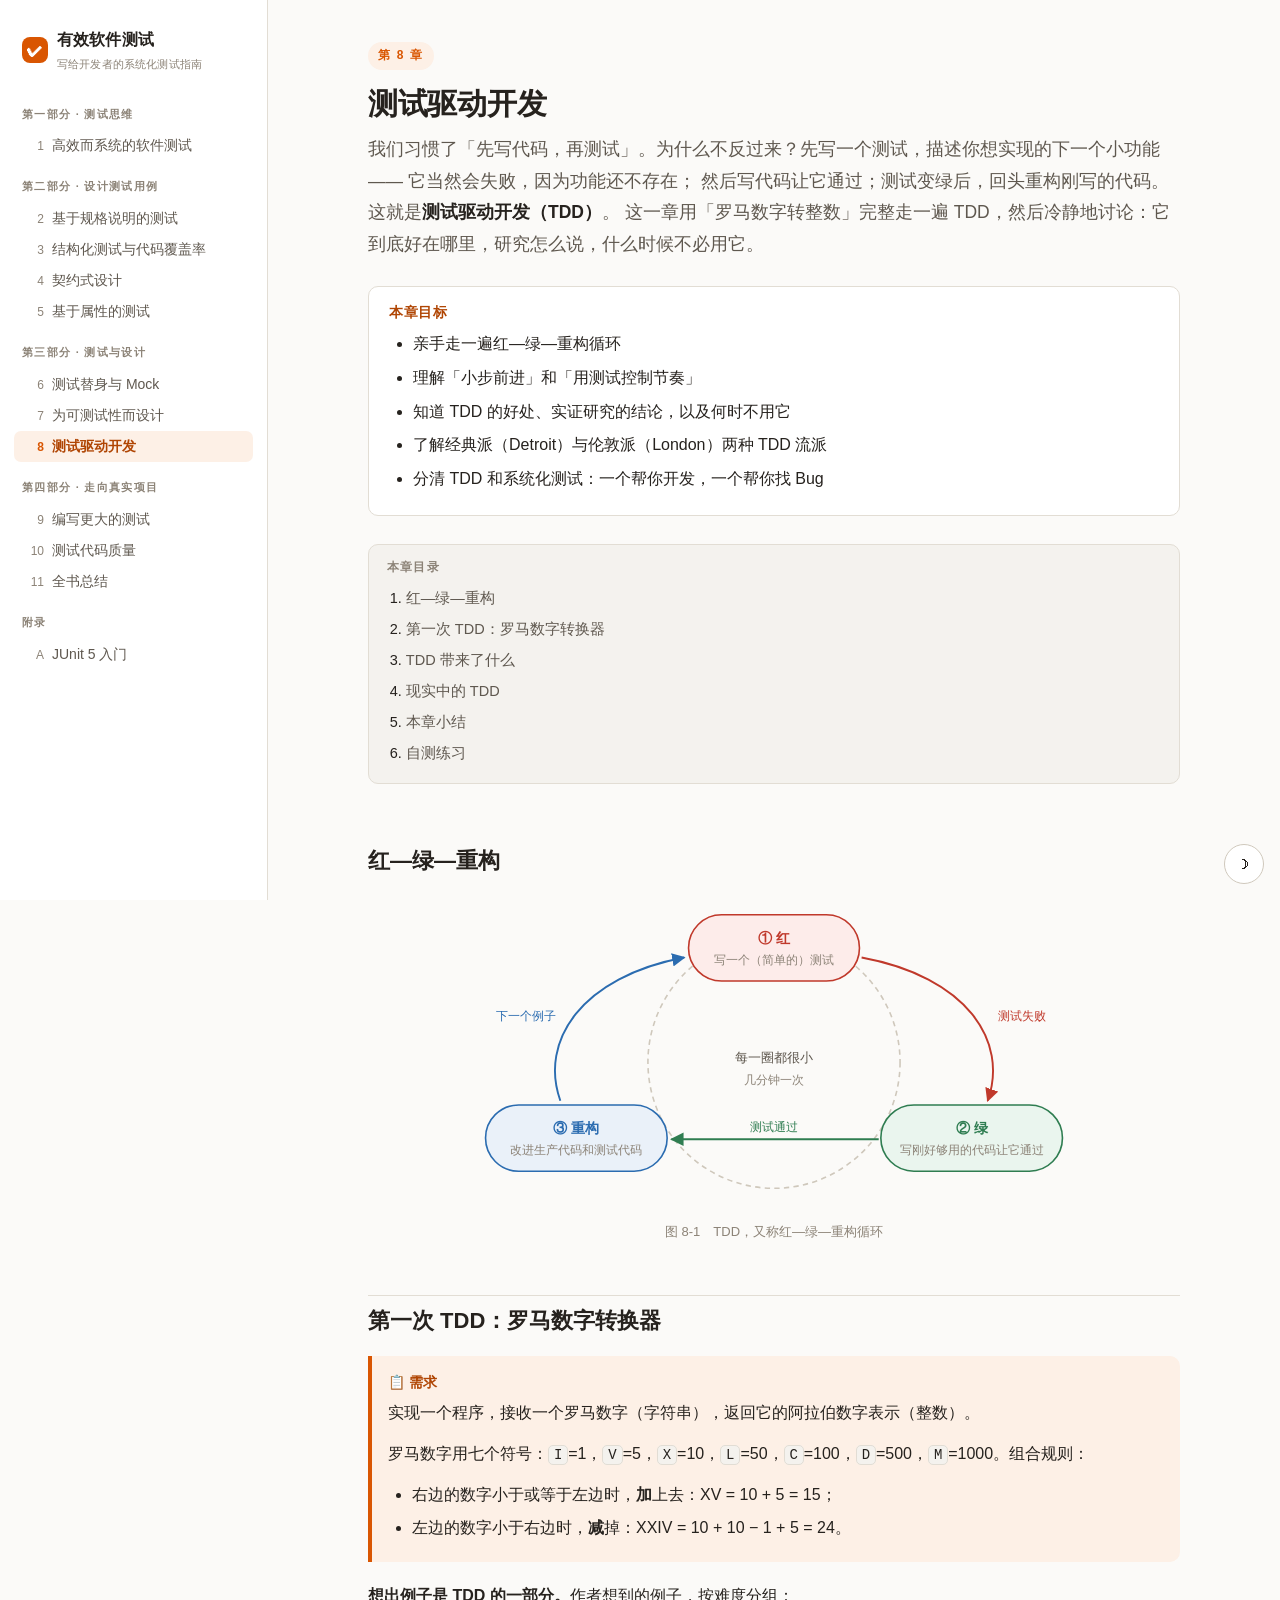
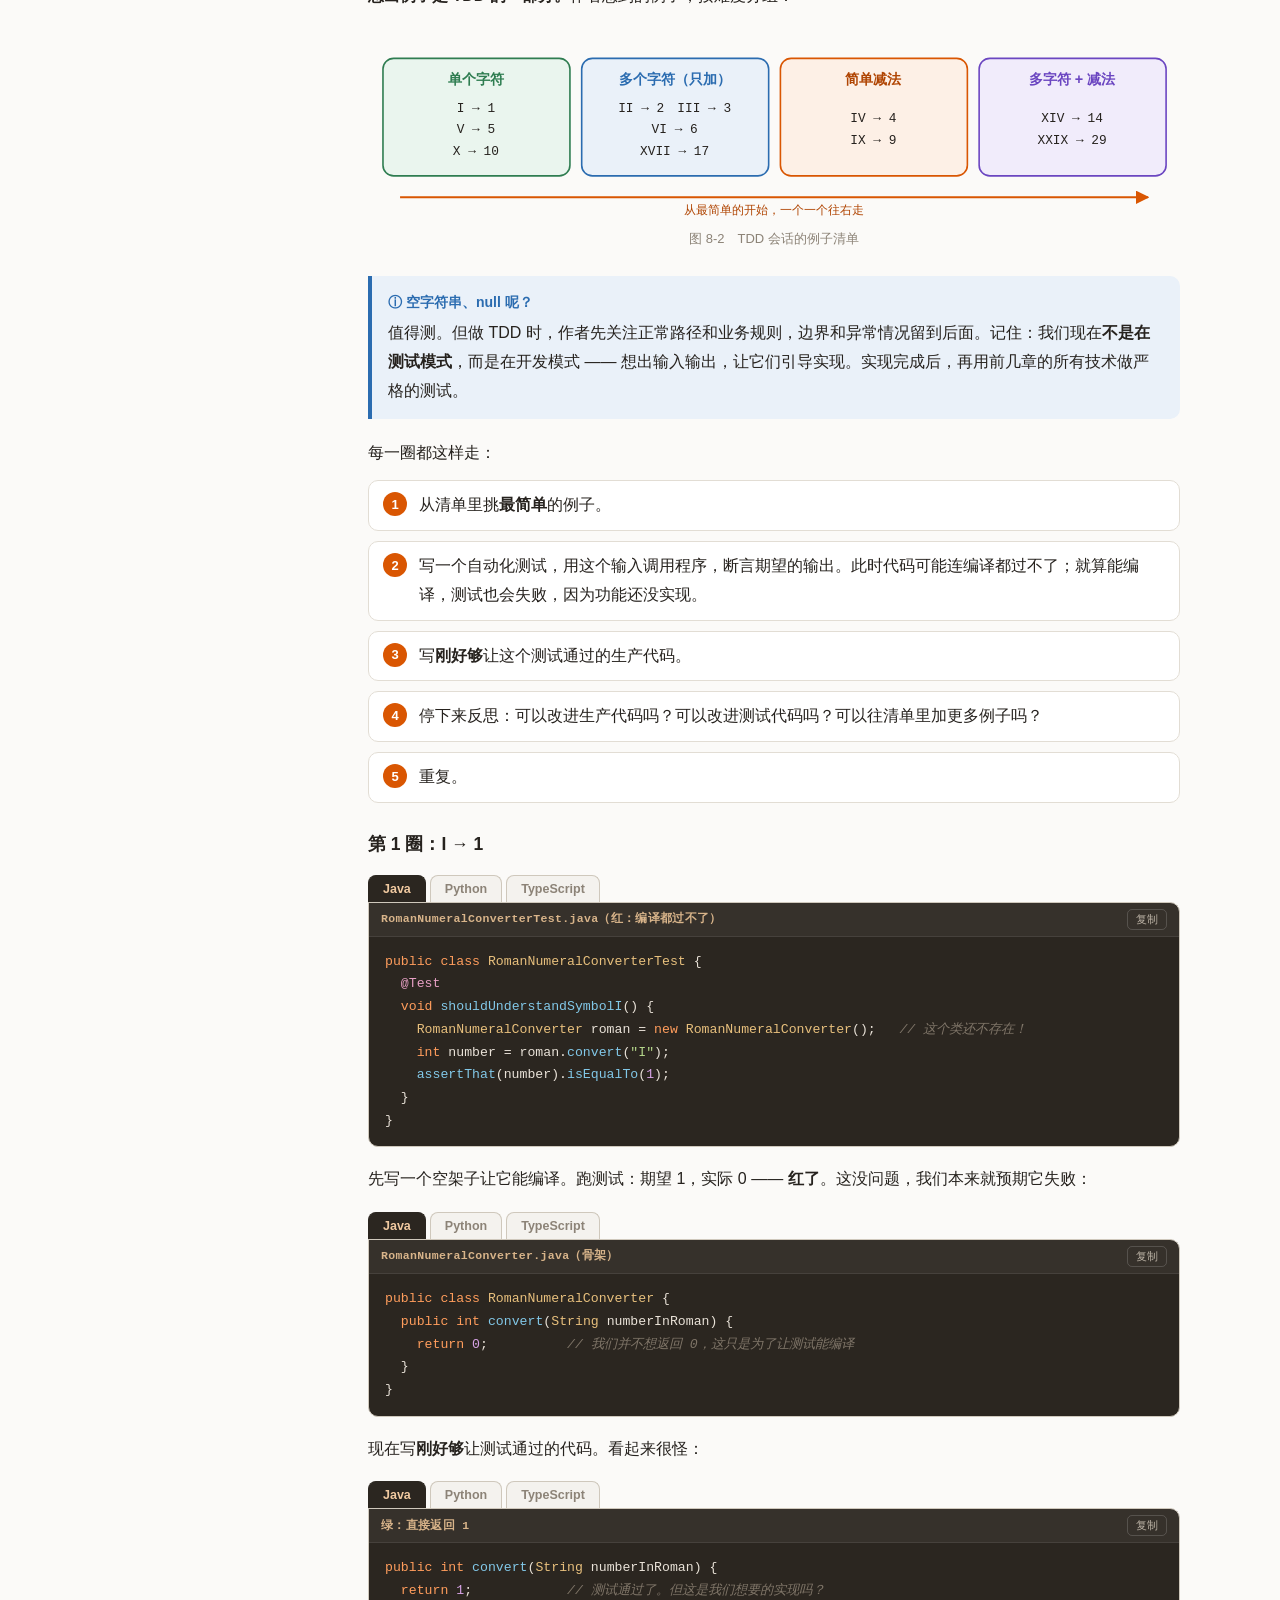
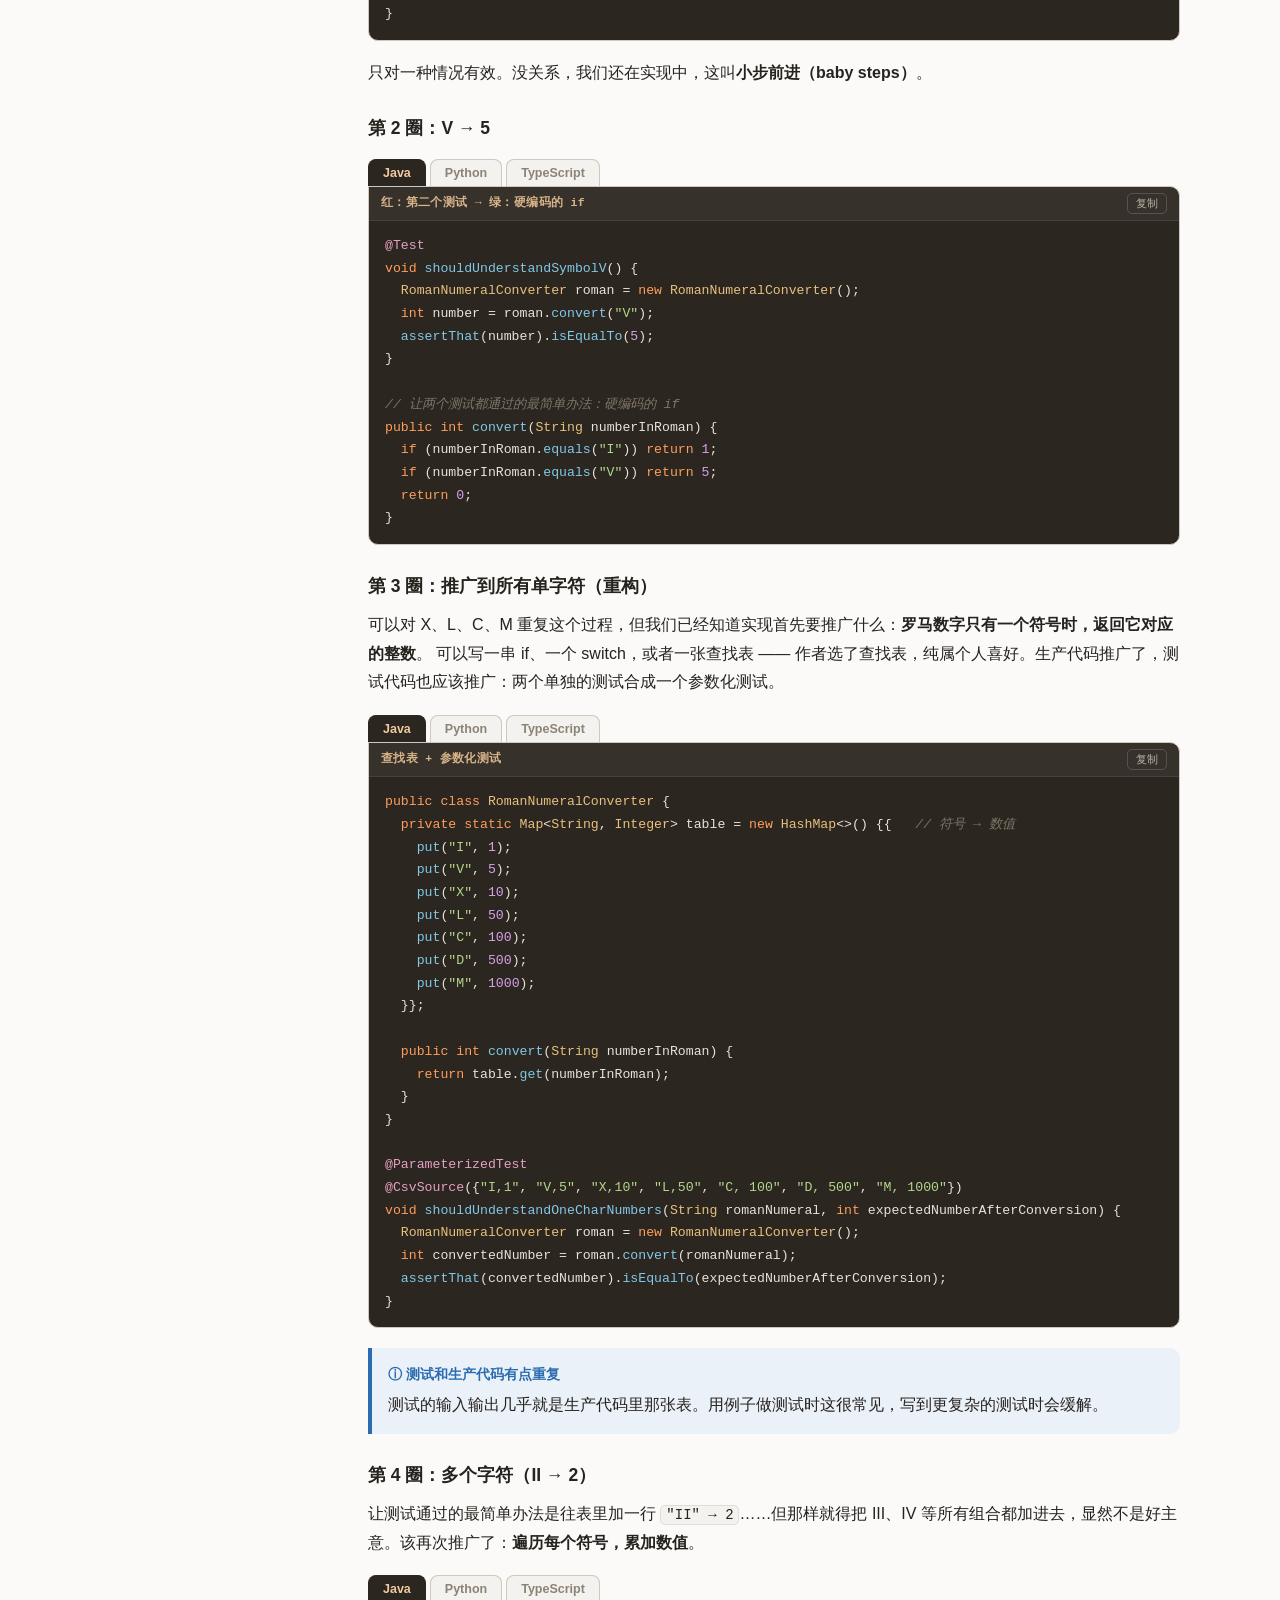
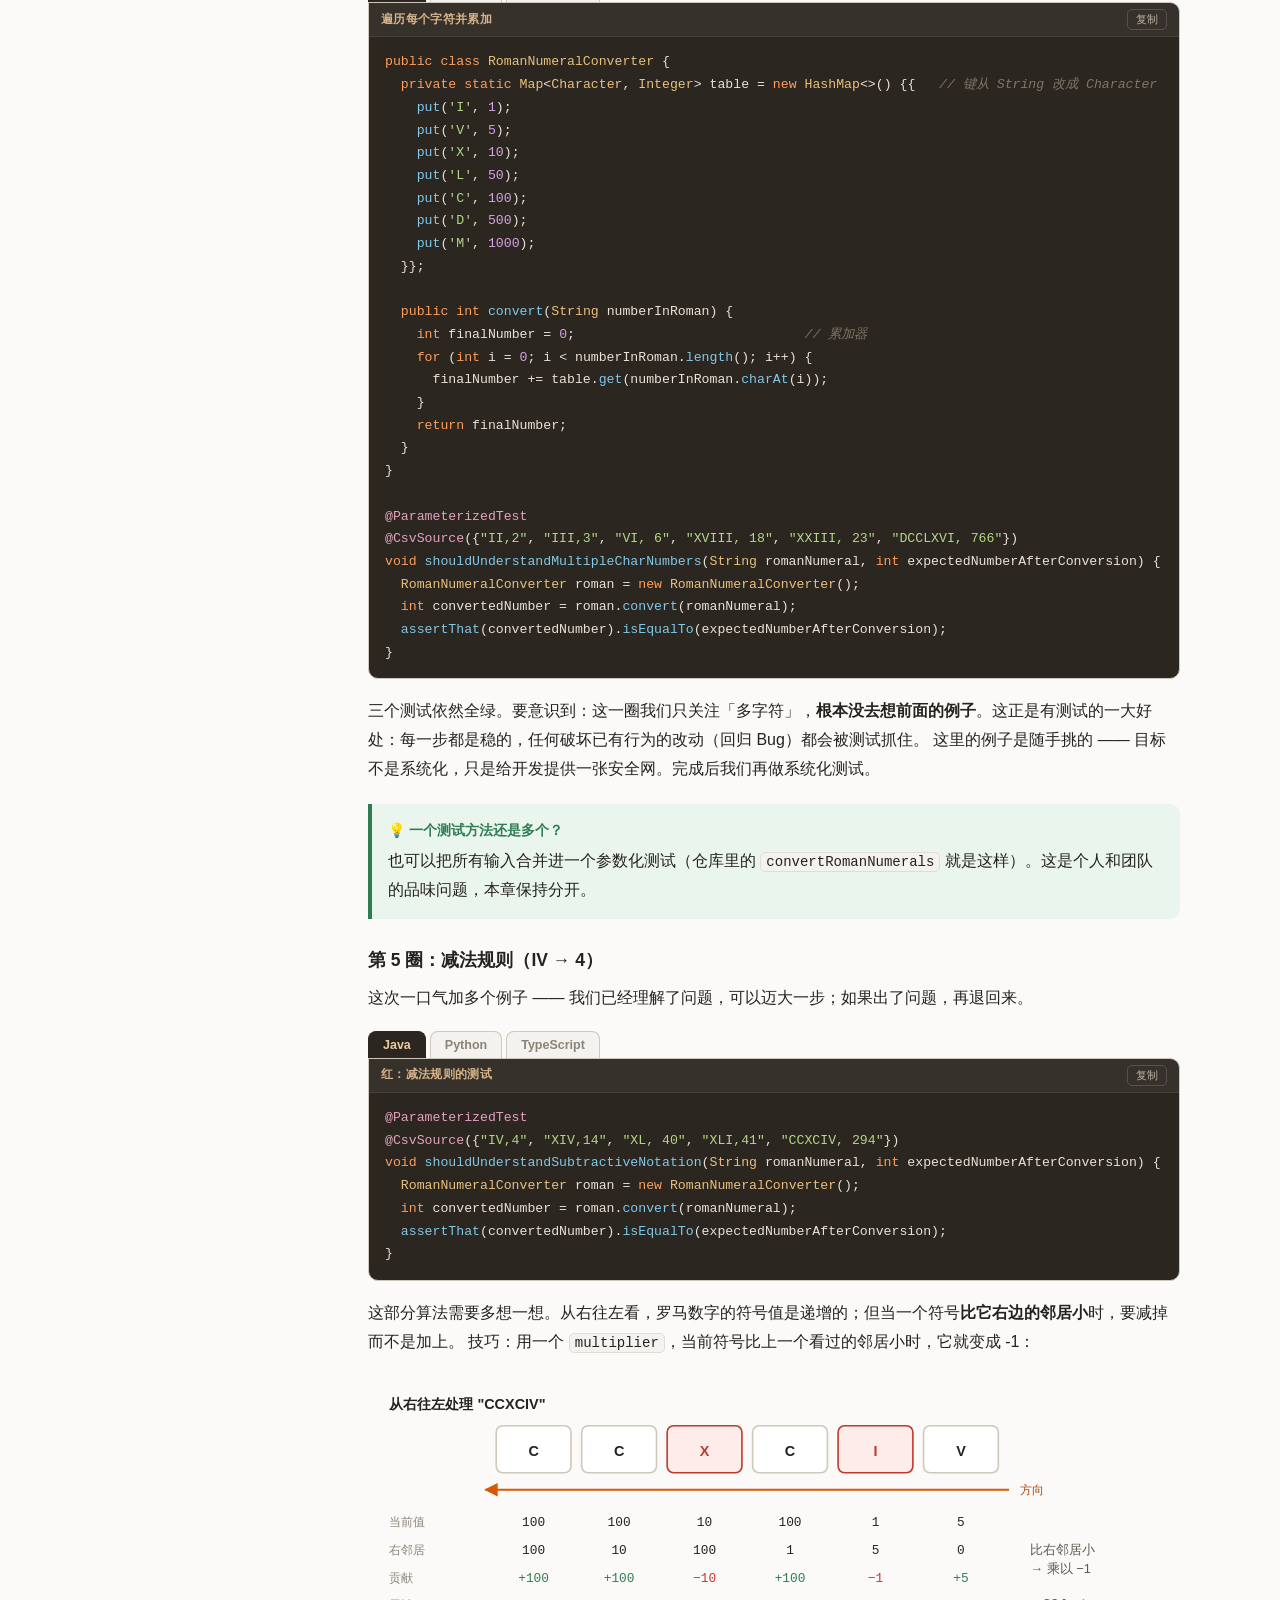
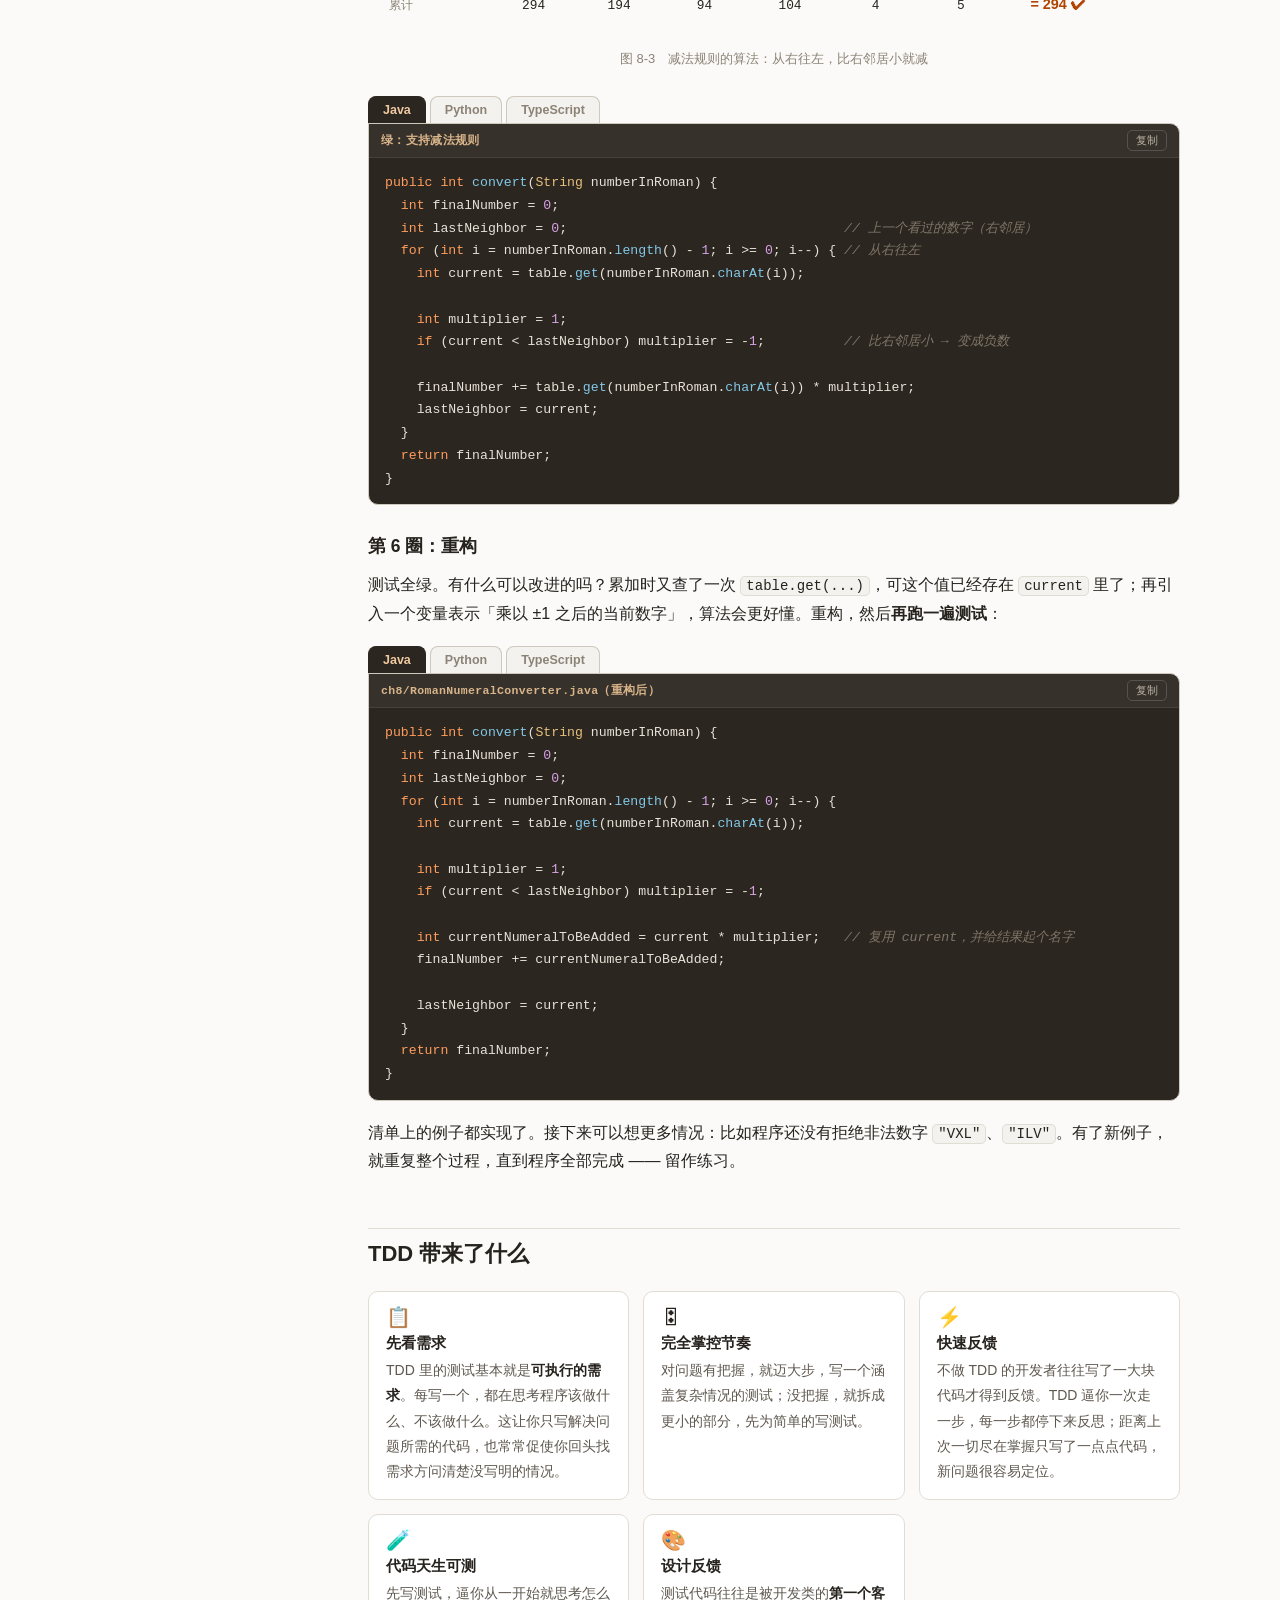
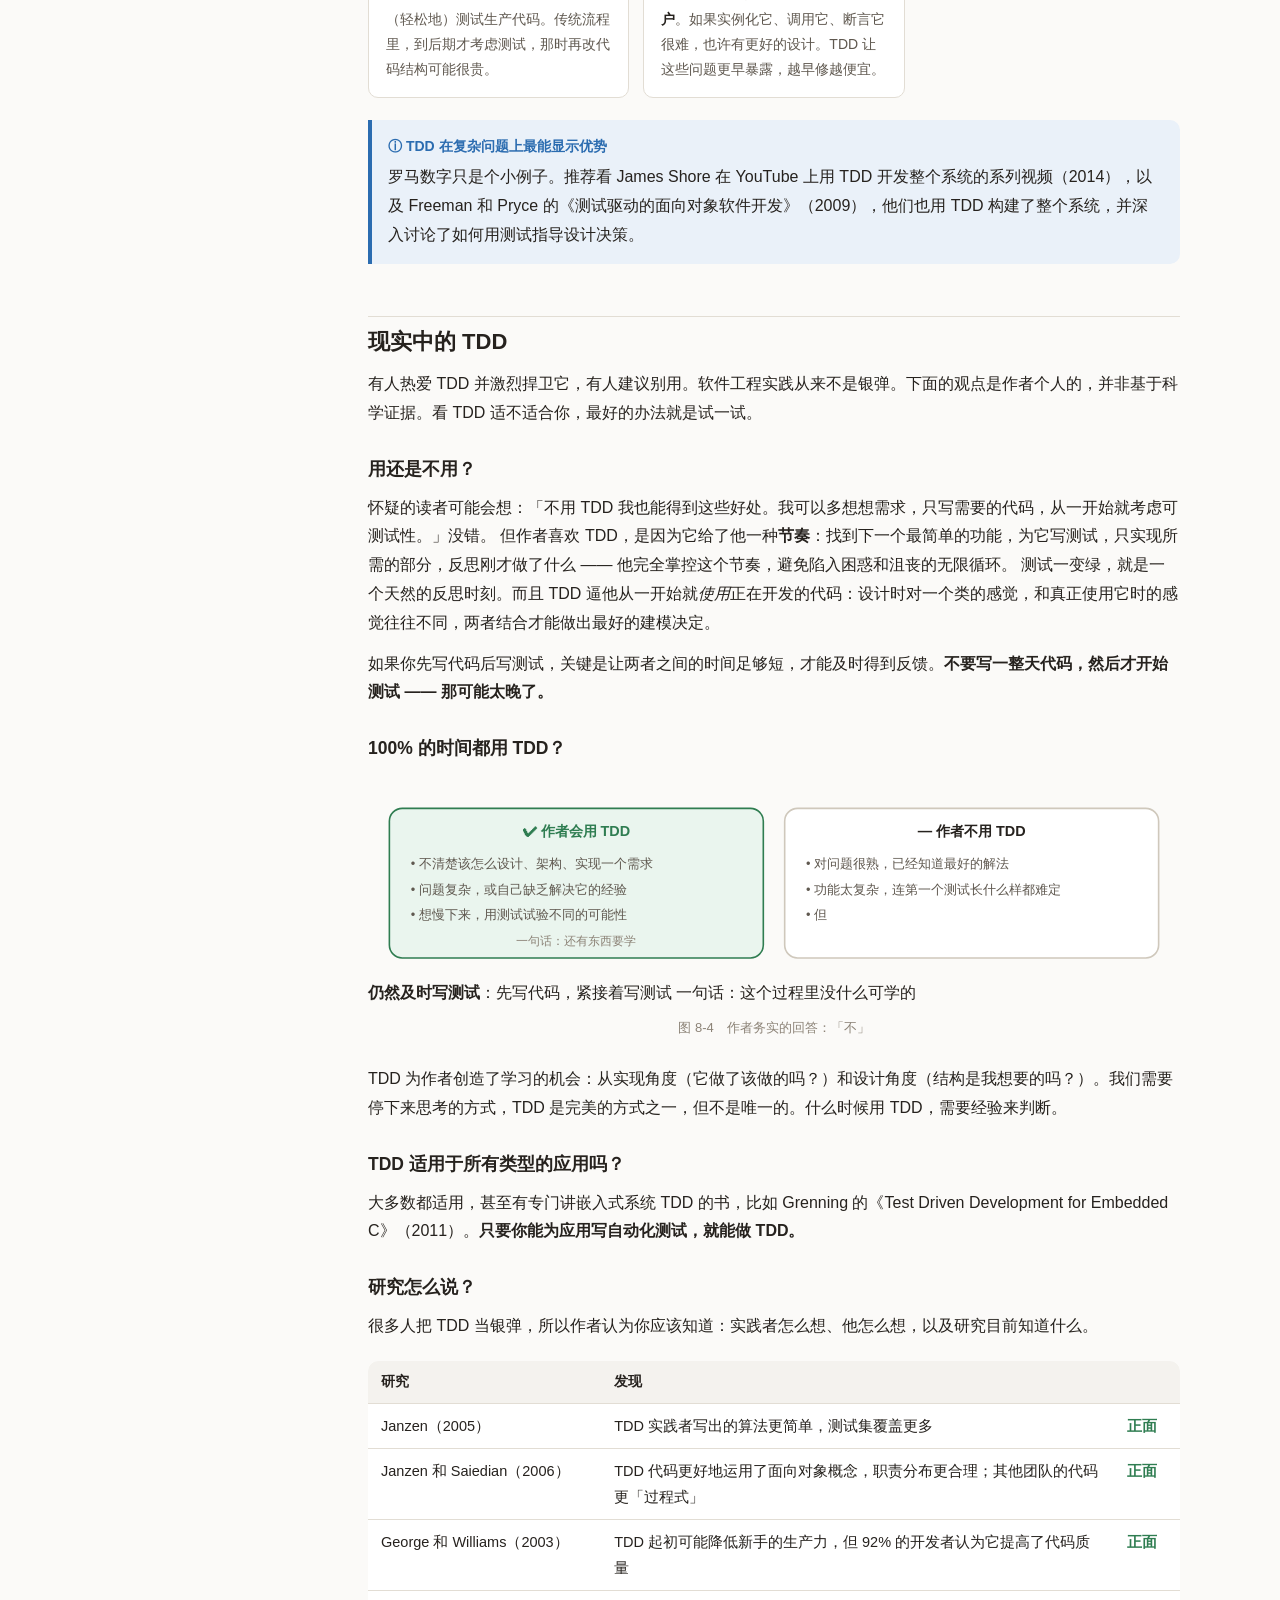
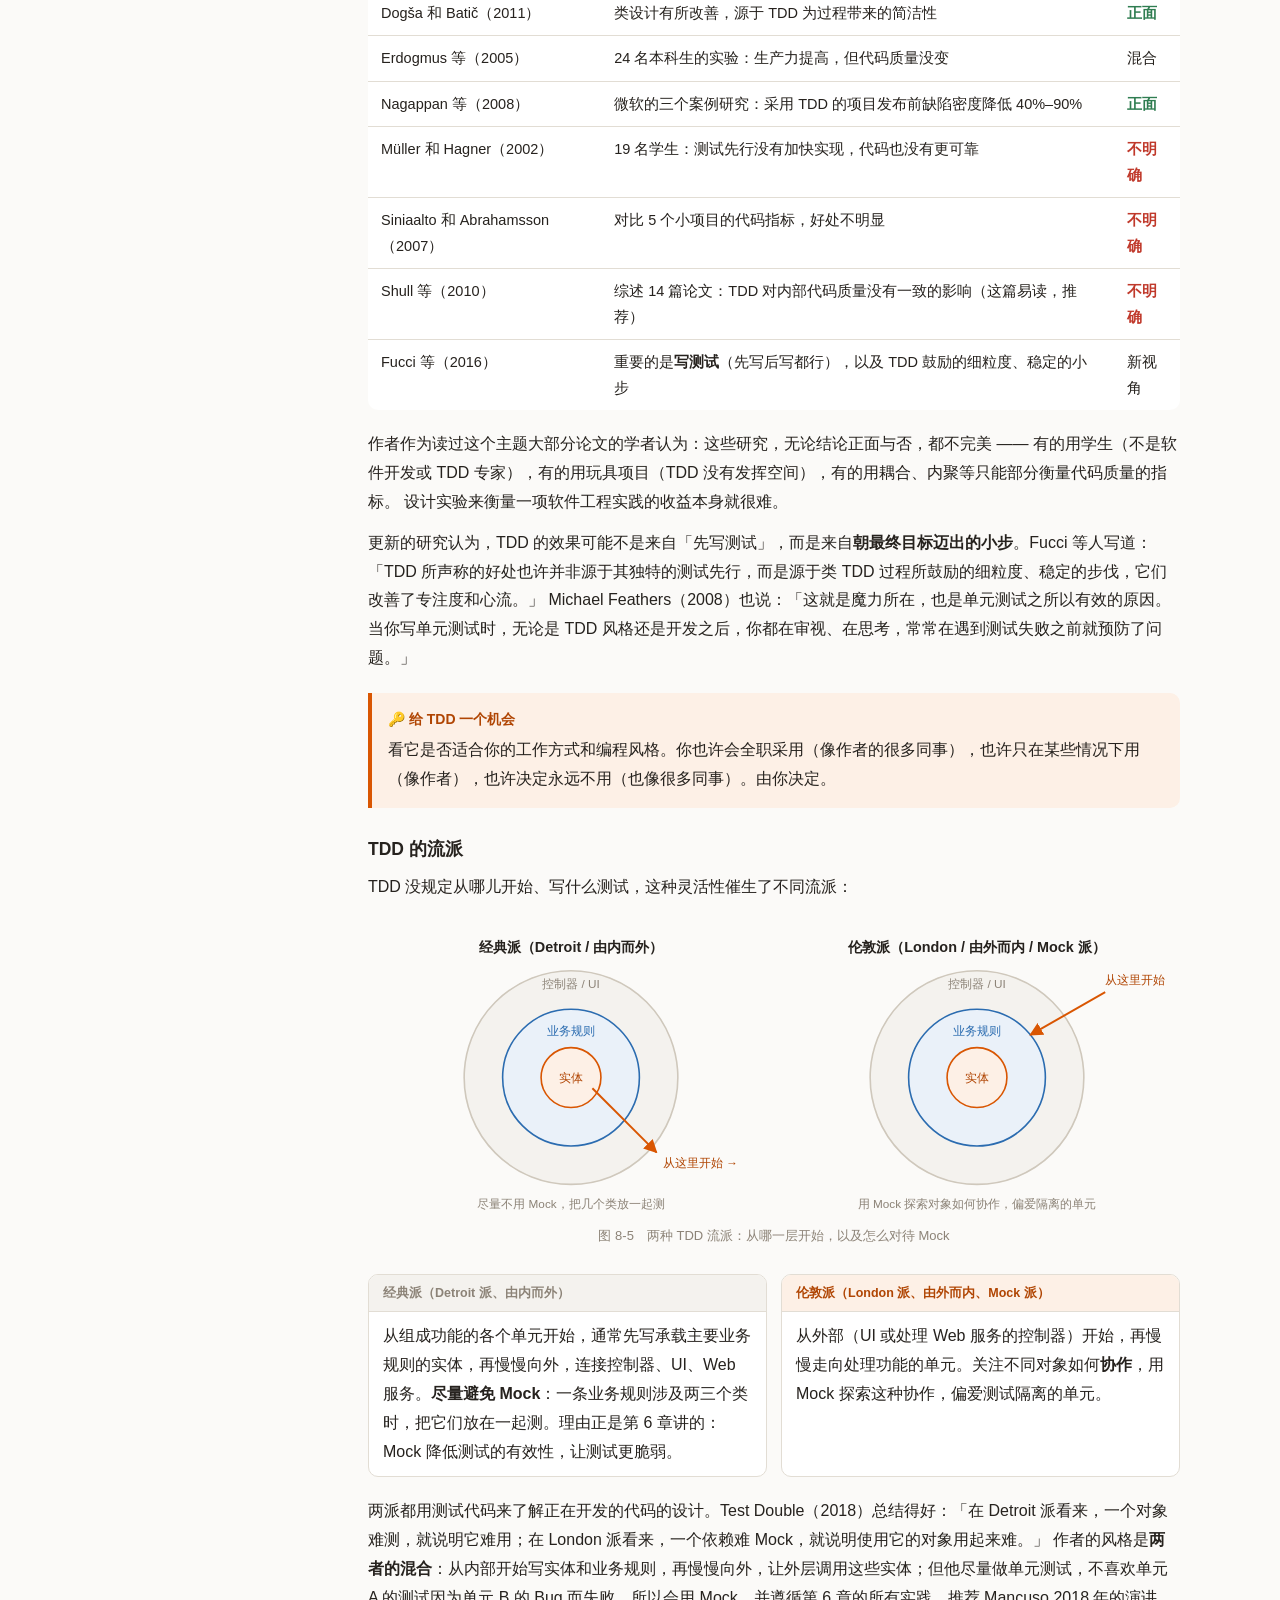
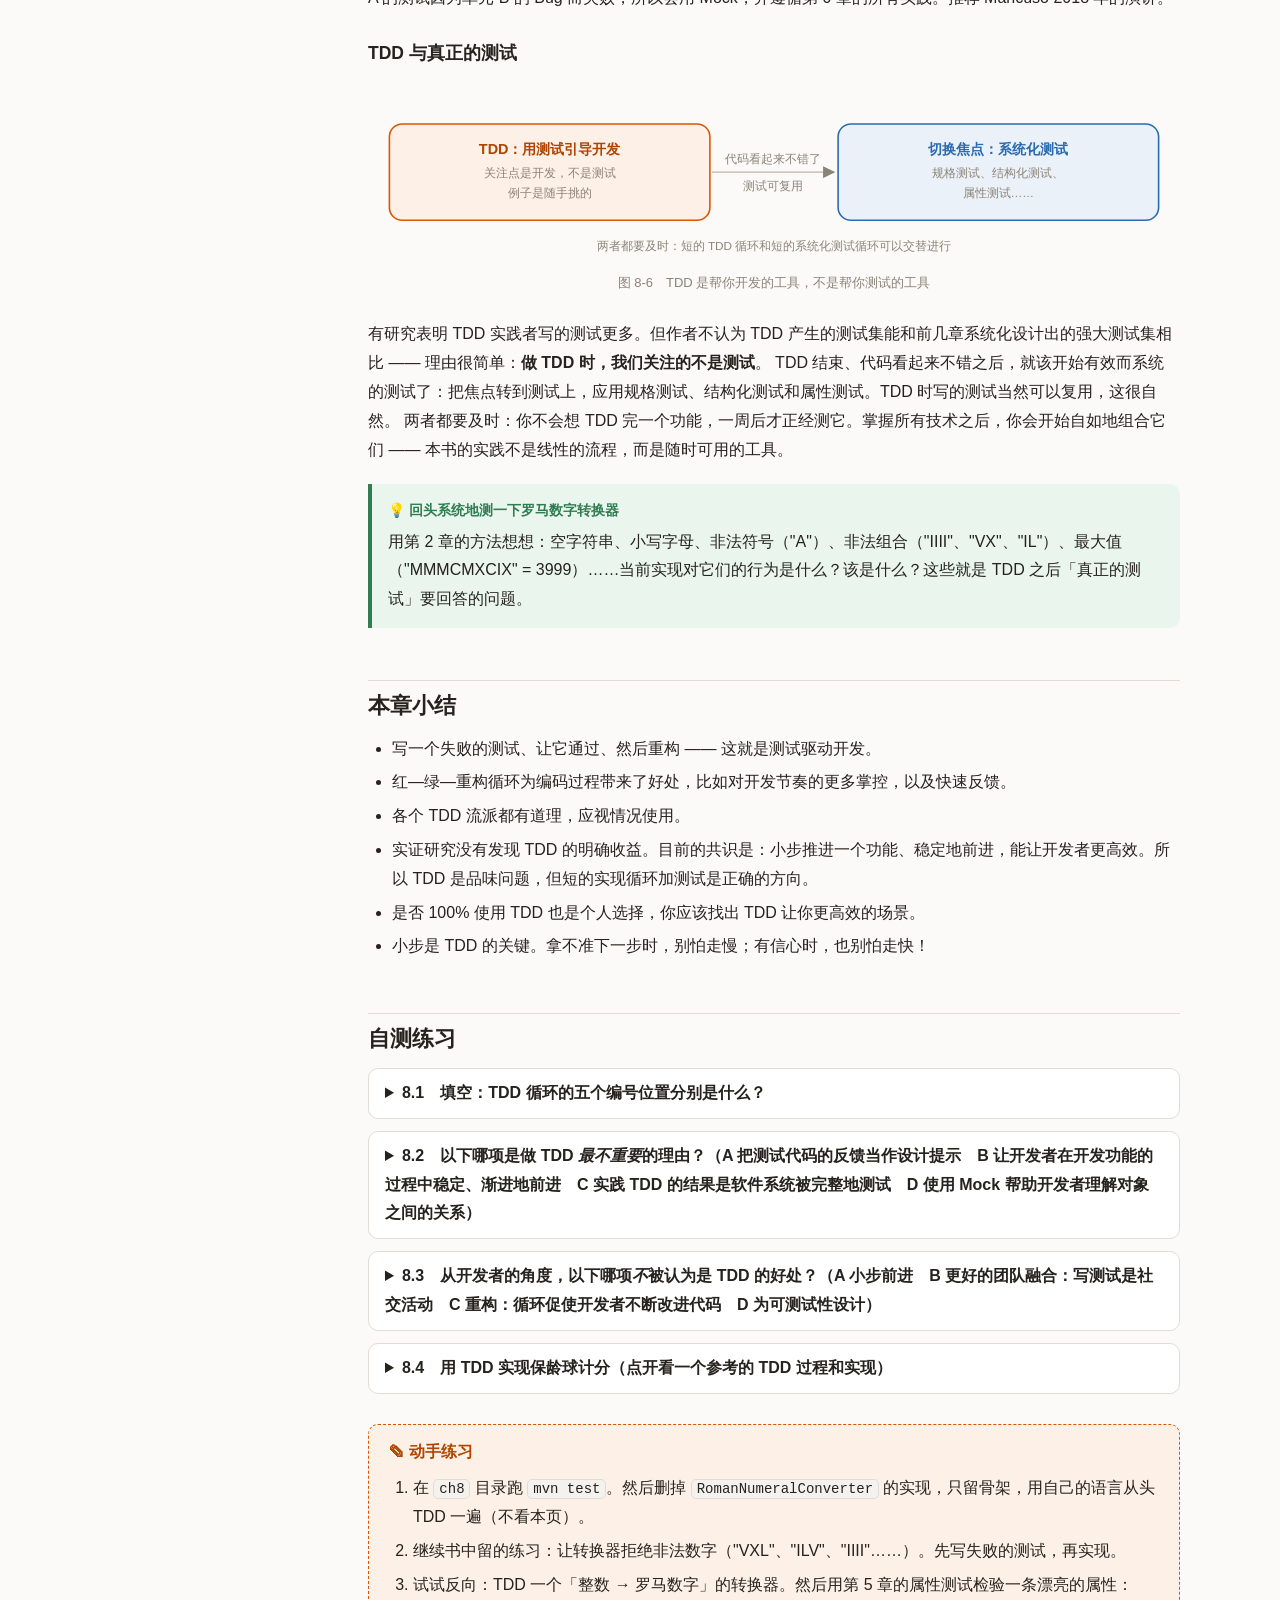
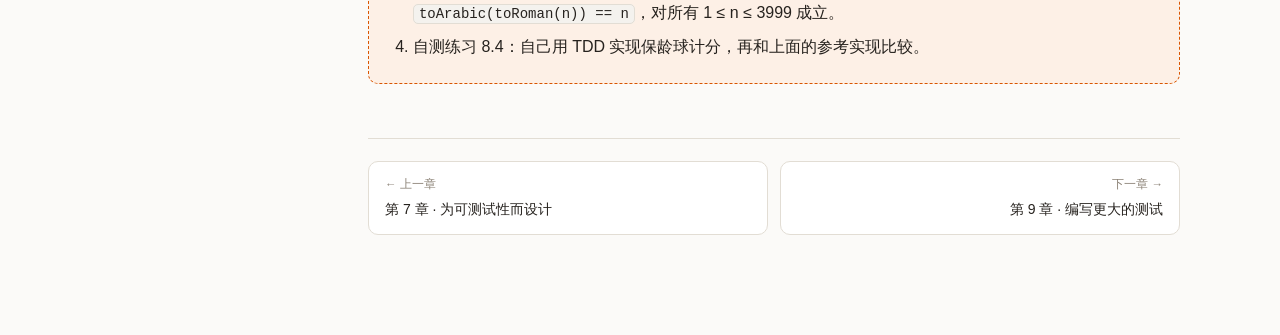
<file: docs/ch08.html>
<!doctype html>
<html lang="zh-CN">
<head>
<meta charset="utf-8">
<meta name="viewport" content="width=device-width,initial-scale=1">
<title>第 8 章 · 测试驱动开发 — 有效软件测试</title>
<link rel="stylesheet" href="assets/style.css">
</head>
<body data-chapter="8">
<div id="app">
<aside id="sidebar"></aside>
<main>

<span class="chapter-eyebrow">第 8 章</span>
<h1>测试驱动开发</h1>
<p class="lede">
  我们习惯了「先写代码，再测试」。为什么不反过来？先写一个测试，描述你想实现的下一个小功能 —— 它当然会失败，因为功能还不存在；
  然后写代码让它通过；测试变绿后，回头重构刚写的代码。这就是<strong>测试驱动开发（TDD）</strong>。
  这一章用「罗马数字转整数」完整走一遍 TDD，然后冷静地讨论：它到底好在哪里，研究怎么说，什么时候不必用它。
</p>

<div class="goals">
  <h4>本章目标</h4>
  <ul>
    <li>亲手走一遍红—绿—重构循环</li>
    <li>理解「小步前进」和「用测试控制节奏」</li>
    <li>知道 TDD 的好处、实证研究的结论，以及何时不用它</li>
    <li>了解经典派（Detroit）与伦敦派（London）两种 TDD 流派</li>
    <li>分清 TDD 和系统化测试：一个帮你开发，一个帮你找 Bug</li>
  </ul>
</div>

<div id="chapter-toc"></div>

<h2 id="cycle">红—绿—重构</h2>

<figure>
<svg class="dgm" viewBox="0 0 760 290" role="img" aria-label="TDD 循环：写一个失败的测试（红），写代码让它通过（绿），重构，然后重复">
  <circle cx="380" cy="150" r="118" style="fill:none;stroke:var(--line-2);stroke-width:1.5;stroke-dasharray:5 4"/>
  <rect class="bx-r" x="300" y="12" width="160" height="62" rx="31"/>
  <text class="ttl on-r" x="380" y="38" text-anchor="middle">① 红</text>
  <text class="sm" x="380" y="58" text-anchor="middle">写一个（简单的）测试</text>
  <rect class="bx-g" x="480" y="190" width="170" height="62" rx="31"/>
  <text class="ttl on-g" x="565" y="216" text-anchor="middle">② 绿</text>
  <text class="sm" x="565" y="236" text-anchor="middle">写刚好够用的代码让它通过</text>
  <rect class="bx-b" x="110" y="190" width="170" height="62" rx="31"/>
  <text class="ttl on-b" x="195" y="216" text-anchor="middle">③ 重构</text>
  <text class="sm" x="195" y="236" text-anchor="middle">改进生产代码和测试代码</text>
  <path class="ln-r" d="M462 52 C560 70 600 130 580 186" marker-end="url(#ar-r)"/>
  <text class="sm on-r" x="590" y="110">测试失败</text>
  <path class="ln-g" d="M478 222 H284" marker-end="url(#ar-g)"/>
  <text class="sm on-g" x="380" y="214" text-anchor="middle">测试通过</text>
  <path class="ln-b" d="M180 186 C160 130 200 70 296 52" marker-end="url(#ar-b)"/>
  <text class="sm on-b" x="120" y="110">下一个例子</text>
  <text class="lbl" x="380" y="150" text-anchor="middle">每一圈都很小</text>
  <text class="sm" x="380" y="170" text-anchor="middle">几分钟一次</text>
</svg>
<figcaption>图 8-1　TDD，又称红—绿—重构循环</figcaption>
</figure>

<h2 id="session">第一次 TDD：罗马数字转换器</h2>

<div class="box key">
  <div class="t">&#128203; 需求</div>
  <p>实现一个程序，接收一个罗马数字（字符串），返回它的阿拉伯数字表示（整数）。</p>
  <p>罗马数字用七个符号：<code>I</code>=1，<code>V</code>=5，<code>X</code>=10，<code>L</code>=50，<code>C</code>=100，<code>D</code>=500，<code>M</code>=1000。组合规则：</p>
  <ul>
    <li>右边的数字小于或等于左边时，<strong>加</strong>上去：XV = 10 + 5 = 15；</li>
    <li>左边的数字小于右边时，<strong>减</strong>掉：XXIV = 10 + 10 − 1 + 5 = 24。</li>
  </ul>
</div>

<p><strong>想出例子是 TDD 的一部分。</strong>作者想到的例子，按难度分组：</p>

<figure>
<svg class="dgm" viewBox="0 0 760 170" role="img" aria-label="TDD 例子清单：单字符、多字符、简单减法、复杂减法，从简单到难">
  <rect class="bx-g" x="14" y="20" width="175" height="110" rx="10"/>
  <text class="ttl on-g" x="101" y="44" text-anchor="middle">单个字符</text>
  <text class="mono" x="101" y="70" text-anchor="middle">I → 1</text>
  <text class="mono" x="101" y="90" text-anchor="middle">V → 5</text>
  <text class="mono" x="101" y="110" text-anchor="middle">X → 10</text>
  <rect class="bx-b" x="200" y="20" width="175" height="110" rx="10"/>
  <text class="ttl on-b" x="287" y="44" text-anchor="middle">多个字符（只加）</text>
  <text class="mono" x="287" y="70" text-anchor="middle">II → 2　III → 3</text>
  <text class="mono" x="287" y="90" text-anchor="middle">VI → 6</text>
  <text class="mono" x="287" y="110" text-anchor="middle">XVII → 17</text>
  <rect class="bx-a" x="386" y="20" width="175" height="110" rx="10"/>
  <text class="ttl on-a" x="473" y="44" text-anchor="middle">简单减法</text>
  <text class="mono" x="473" y="80" text-anchor="middle">IV → 4</text>
  <text class="mono" x="473" y="100" text-anchor="middle">IX → 9</text>
  <rect class="bx-p" x="572" y="20" width="175" height="110" rx="10"/>
  <text class="ttl on-p" x="659" y="44" text-anchor="middle">多字符 + 减法</text>
  <text class="mono" x="659" y="80" text-anchor="middle">XIV → 14</text>
  <text class="mono" x="659" y="100" text-anchor="middle">XXIX → 29</text>
  <path class="ln-a" d="M30 150 H730" marker-end="url(#ar-a)"/>
  <text class="sm on-a" x="380" y="166" text-anchor="middle">从最简单的开始，一个一个往右走</text>
</svg>
<figcaption>图 8-2　TDD 会话的例子清单</figcaption>
</figure>

<div class="box note">
  <div class="t">&#9432; 空字符串、null 呢？</div>
  <p>值得测。但做 TDD 时，作者先关注正常路径和业务规则，边界和异常情况留到后面。记住：我们现在<strong>不是在测试模式</strong>，而是在开发模式 —— 想出输入输出，让它们引导实现。实现完成后，再用前几章的所有技术做严格的测试。</p>
</div>

<p>每一圈都这样走：</p>
<ol class="steps">
  <li>从清单里挑<strong>最简单</strong>的例子。</li>
  <li>写一个自动化测试，用这个输入调用程序，断言期望的输出。此时代码可能连编译都过不了；就算能编译，测试也会失败，因为功能还没实现。</li>
  <li>写<strong>刚好够</strong>让这个测试通过的生产代码。</li>
  <li>停下来反思：可以改进生产代码吗？可以改进测试代码吗？可以往清单里加更多例子吗？</li>
  <li>重复。</li>
</ol>

<h3>第 1 圈：I → 1</h3>

<div class="langs">
<div class="code" data-lang="java" data-file="RomanNumeralConverterTest.java（红：编译都过不了）"><pre>
public class RomanNumeralConverterTest {
  @Test
  void shouldUnderstandSymbolI() {
    RomanNumeralConverter roman = new RomanNumeralConverter();   // 这个类还不存在！
    int number = roman.convert("I");
    assertThat(number).isEqualTo(1);
  }
}
</pre></div>
<div class="code" data-lang="python" data-file="test_roman.py（红：导入都失败）"><pre>
from roman import convert        # 这个模块还不存在！

def test_should_understand_symbol_i():
    assert convert("I") == 1
</pre></div>
<div class="code" data-lang="ts" data-file="roman.test.ts（红：编译都过不了）"><pre>
import { test, expect } from "vitest";
import { convert } from "./roman";   // 这个模块还不存在！

test("should understand symbol I", () =&gt; {
  expect(convert("I")).toBe(1);
});
</pre></div>
</div>

<p>先写一个空架子让它能编译。跑测试：期望 1，实际 0 —— <strong>红了</strong>。这没问题，我们本来就预期它失败：</p>

<div class="langs">
<div class="code" data-lang="java" data-file="RomanNumeralConverter.java（骨架）"><pre>
public class RomanNumeralConverter {
  public int convert(String numberInRoman) {
    return 0;          // 我们并不想返回 0，这只是为了让测试能编译
  }
}
</pre></div>
<div class="code" data-lang="python" data-file="roman.py（骨架）"><pre>
def convert(numeral: str) -&gt; int:
    return 0           # 我们并不想返回 0，这只是为了让测试能运行
</pre></div>
<div class="code" data-lang="ts" data-file="roman.ts（骨架）"><pre>
export function convert(numeral: string): number {
  return 0;            // 我们并不想返回 0，这只是为了让测试能编译
}
</pre></div>
</div>

<p>现在写<strong>刚好够</strong>让测试通过的代码。看起来很怪：</p>

<div class="langs">
<div class="code" data-lang="java" data-file="绿：直接返回 1"><pre>
public int convert(String numberInRoman) {
  return 1;            // 测试通过了。但这是我们想要的实现吗？
}
</pre></div>
<div class="code" data-lang="python" data-file="绿：直接返回 1"><pre>
def convert(numeral: str) -&gt; int:
    return 1           # 测试通过了。但这是我们想要的实现吗？
</pre></div>
<div class="code" data-lang="ts" data-file="绿：直接返回 1"><pre>
export function convert(numeral: string): number {
  return 1;            // 测试通过了。但这是我们想要的实现吗？
}
</pre></div>
</div>

<p>只对一种情况有效。没关系，我们还在实现中，这叫<strong>小步前进（baby steps）</strong>。</p>

<h3>第 2 圈：V → 5</h3>

<div class="langs">
<div class="code" data-lang="java" data-file="红：第二个测试 → 绿：硬编码的 if"><pre>
@Test
void shouldUnderstandSymbolV() {
  RomanNumeralConverter roman = new RomanNumeralConverter();
  int number = roman.convert("V");
  assertThat(number).isEqualTo(5);
}

// 让两个测试都通过的最简单办法：硬编码的 if
public int convert(String numberInRoman) {
  if (numberInRoman.equals("I")) return 1;
  if (numberInRoman.equals("V")) return 5;
  return 0;
}
</pre></div>
<div class="code" data-lang="python" data-file="红：第二个测试 → 绿：硬编码的 if"><pre>
def test_should_understand_symbol_v():
    assert convert("V") == 5

# 让两个测试都通过的最简单办法：硬编码的 if
def convert(numeral: str) -&gt; int:
    if numeral == "I":
        return 1
    if numeral == "V":
        return 5
    return 0
</pre></div>
<div class="code" data-lang="ts" data-file="红：第二个测试 → 绿：硬编码的 if"><pre>
test("should understand symbol V", () =&gt; {
  expect(convert("V")).toBe(5);
});

// 让两个测试都通过的最简单办法：硬编码的 if
export function convert(numeral: string): number {
  if (numeral === "I") return 1;
  if (numeral === "V") return 5;
  return 0;
}
</pre></div>
</div>

<h3>第 3 圈：推广到所有单字符（重构）</h3>

<p>
  可以对 X、L、C、M 重复这个过程，但我们已经知道实现首先要推广什么：<strong>罗马数字只有一个符号时，返回它对应的整数</strong>。
  可以写一串 if、一个 switch，或者一张查找表 —— 作者选了查找表，纯属个人喜好。生产代码推广了，测试代码也应该推广：两个单独的测试合成一个参数化测试。
</p>

<div class="langs">
<div class="code" data-lang="java" data-file="查找表 + 参数化测试"><pre>
public class RomanNumeralConverter {
  private static Map&lt;String, Integer&gt; table = new HashMap&lt;&gt;() {{   // 符号 → 数值
    put("I", 1);
    put("V", 5);
    put("X", 10);
    put("L", 50);
    put("C", 100);
    put("D", 500);
    put("M", 1000);
  }};

  public int convert(String numberInRoman) {
    return table.get(numberInRoman);
  }
}

@ParameterizedTest
@CsvSource({"I,1", "V,5", "X,10", "L,50", "C, 100", "D, 500", "M, 1000"})
void shouldUnderstandOneCharNumbers(String romanNumeral, int expectedNumberAfterConversion) {
  RomanNumeralConverter roman = new RomanNumeralConverter();
  int convertedNumber = roman.convert(romanNumeral);
  assertThat(convertedNumber).isEqualTo(expectedNumberAfterConversion);
}
</pre></div>
<div class="code" data-lang="python" data-file="查找表 + 参数化测试"><pre>
TABLE = {"I": 1, "V": 5, "X": 10, "L": 50, "C": 100, "D": 500, "M": 1000}   # 符号 → 数值

def convert(numeral: str) -&gt; int:
    return TABLE[numeral]

# ---- test_roman.py ----
import pytest

@pytest.mark.parametrize("numeral, expected", [
    ("I", 1), ("V", 5), ("X", 10), ("L", 50), ("C", 100), ("D", 500), ("M", 1000),
])
def test_should_understand_one_char_numbers(numeral, expected):
    assert convert(numeral) == expected
</pre></div>
<div class="code" data-lang="ts" data-file="查找表 + 参数化测试"><pre>
const TABLE: Record&lt;string, number&gt; = {                        // 符号 → 数值
  I: 1, V: 5, X: 10, L: 50, C: 100, D: 500, M: 1000,
};

export function convert(numeral: string): number {
  return TABLE[numeral];
}

// ---- roman.test.ts ----
test.each([
  ["I", 1], ["V", 5], ["X", 10], ["L", 50], ["C", 100], ["D", 500], ["M", 1000],
])("should understand one-char number %s", (numeral, expected) =&gt; {
  expect(convert(numeral)).toBe(expected);
});
</pre></div>
</div>

<div class="box note">
  <div class="t">&#9432; 测试和生产代码有点重复</div>
  <p>测试的输入输出几乎就是生产代码里那张表。用例子做测试时这很常见，写到更复杂的测试时会缓解。</p>
</div>

<h3>第 4 圈：多个字符（II → 2）</h3>

<p>让测试通过的最简单办法是往表里加一行 <code>"II" → 2</code>……但那样就得把 III、IV 等所有组合都加进去，显然不是好主意。该再次推广了：<strong>遍历每个符号，累加数值</strong>。</p>

<div class="langs">
<div class="code" data-lang="java" data-file="遍历每个字符并累加"><pre>
public class RomanNumeralConverter {
  private static Map&lt;Character, Integer&gt; table = new HashMap&lt;&gt;() {{   // 键从 String 改成 Character
    put('I', 1);
    put('V', 5);
    put('X', 10);
    put('L', 50);
    put('C', 100);
    put('D', 500);
    put('M', 1000);
  }};

  public int convert(String numberInRoman) {
    int finalNumber = 0;                             // 累加器
    for (int i = 0; i &lt; numberInRoman.length(); i++) {
      finalNumber += table.get(numberInRoman.charAt(i));
    }
    return finalNumber;
  }
}

@ParameterizedTest
@CsvSource({"II,2", "III,3", "VI, 6", "XVIII, 18", "XXIII, 23", "DCCLXVI, 766"})
void shouldUnderstandMultipleCharNumbers(String romanNumeral, int expectedNumberAfterConversion) {
  RomanNumeralConverter roman = new RomanNumeralConverter();
  int convertedNumber = roman.convert(romanNumeral);
  assertThat(convertedNumber).isEqualTo(expectedNumberAfterConversion);
}
</pre></div>
<div class="code" data-lang="python" data-file="遍历每个字符并累加"><pre>
def convert(numeral: str) -&gt; int:
    final_number = 0                                 # 累加器
    for symbol in numeral:
        final_number += TABLE[symbol]
    return final_number

@pytest.mark.parametrize("numeral, expected", [
    ("II", 2), ("III", 3), ("VI", 6), ("XVIII", 18), ("XXIII", 23), ("DCCLXVI", 766),
])
def test_should_understand_multiple_char_numbers(numeral, expected):
    assert convert(numeral) == expected
</pre></div>
<div class="code" data-lang="ts" data-file="遍历每个字符并累加"><pre>
export function convert(numeral: string): number {
  let finalNumber = 0;                               // 累加器
  for (const symbol of numeral) {
    finalNumber += TABLE[symbol];
  }
  return finalNumber;
}

test.each([
  ["II", 2], ["III", 3], ["VI", 6], ["XVIII", 18], ["XXIII", 23], ["DCCLXVI", 766],
])("should understand multiple-char number %s", (numeral, expected) =&gt; {
  expect(convert(numeral)).toBe(expected);
});
</pre></div>
</div>

<p>
  三个测试依然全绿。要意识到：这一圈我们只关注「多字符」，<strong>根本没去想前面的例子</strong>。这正是有测试的一大好处：每一步都是稳的，任何破坏已有行为的改动（回归 Bug）都会被测试抓住。
  这里的例子是随手挑的 —— 目标不是系统化，只是给开发提供一张安全网。完成后我们再做系统化测试。
</p>

<div class="box tip">
  <div class="t">&#128161; 一个测试方法还是多个？</div>
  <p>也可以把所有输入合并进一个参数化测试（仓库里的 <code>convertRomanNumerals</code> 就是这样）。这是个人和团队的品味问题，本章保持分开。</p>
</div>

<h3>第 5 圈：减法规则（IV → 4）</h3>

<p>这次一口气加多个例子 —— 我们已经理解了问题，可以迈大一步；如果出了问题，再退回来。</p>

<div class="langs">
<div class="code" data-lang="java" data-file="红：减法规则的测试"><pre>
@ParameterizedTest
@CsvSource({"IV,4", "XIV,14", "XL, 40", "XLI,41", "CCXCIV, 294"})
void shouldUnderstandSubtractiveNotation(String romanNumeral, int expectedNumberAfterConversion) {
  RomanNumeralConverter roman = new RomanNumeralConverter();
  int convertedNumber = roman.convert(romanNumeral);
  assertThat(convertedNumber).isEqualTo(expectedNumberAfterConversion);
}
</pre></div>
<div class="code" data-lang="python" data-file="红：减法规则的测试"><pre>
@pytest.mark.parametrize("numeral, expected", [
    ("IV", 4), ("XIV", 14), ("XL", 40), ("XLI", 41), ("CCXCIV", 294),
])
def test_should_understand_subtractive_notation(numeral, expected):
    assert convert(numeral) == expected
</pre></div>
<div class="code" data-lang="ts" data-file="红：减法规则的测试"><pre>
test.each([
  ["IV", 4], ["XIV", 14], ["XL", 40], ["XLI", 41], ["CCXCIV", 294],
])("should understand subtractive notation %s", (numeral, expected) =&gt; {
  expect(convert(numeral)).toBe(expected);
});
</pre></div>
</div>

<p>
  这部分算法需要多想一想。从右往左看，罗马数字的符号值是递增的；但当一个符号<strong>比它右边的邻居小</strong>时，要减掉而不是加上。
  技巧：用一个 <code>multiplier</code>，当前符号比上一个看过的邻居小时，它就变成 -1：
</p>

<figure>
<svg class="dgm" viewBox="0 0 760 240" role="img" aria-label="从右往左逐个处理 CCXCIV：比右邻居小就减，否则就加，最终得到 294">
  <text class="ttl" x="20" y="24">从右往左处理 "CCXCIV"</text>
  <g>
    <rect class="bx" x="120" y="40" width="70" height="44" rx="6"/><text class="ttl" x="155" y="68" text-anchor="middle">C</text>
    <rect class="bx" x="200" y="40" width="70" height="44" rx="6"/><text class="ttl" x="235" y="68" text-anchor="middle">C</text>
    <rect class="bx-r" x="280" y="40" width="70" height="44" rx="6"/><text class="ttl on-r" x="315" y="68" text-anchor="middle">X</text>
    <rect class="bx" x="360" y="40" width="70" height="44" rx="6"/><text class="ttl" x="395" y="68" text-anchor="middle">C</text>
    <rect class="bx-r" x="440" y="40" width="70" height="44" rx="6"/><text class="ttl on-r" x="475" y="68" text-anchor="middle">I</text>
    <rect class="bx" x="520" y="40" width="70" height="44" rx="6"/><text class="ttl" x="555" y="68" text-anchor="middle">V</text>
  </g>
  <path class="ln-a" d="M600 100 H110" marker-end="url(#ar-a)"/>
  <text class="sm on-a" x="610" y="104">方向</text>

  <text class="sm" x="20" y="134">当前值</text>
  <text class="mono" x="155" y="134" text-anchor="middle">100</text><text class="mono" x="235" y="134" text-anchor="middle">100</text>
  <text class="mono" x="315" y="134" text-anchor="middle">10</text><text class="mono" x="395" y="134" text-anchor="middle">100</text>
  <text class="mono" x="475" y="134" text-anchor="middle">1</text><text class="mono" x="555" y="134" text-anchor="middle">5</text>
  <text class="sm" x="20" y="160">右邻居</text>
  <text class="mono" x="155" y="160" text-anchor="middle">100</text><text class="mono" x="235" y="160" text-anchor="middle">10</text>
  <text class="mono" x="315" y="160" text-anchor="middle">100</text><text class="mono" x="395" y="160" text-anchor="middle">1</text>
  <text class="mono" x="475" y="160" text-anchor="middle">5</text><text class="mono" x="555" y="160" text-anchor="middle">0</text>
  <text class="sm" x="20" y="186">贡献</text>
  <text class="mono on-g" x="155" y="186" text-anchor="middle">+100</text><text class="mono on-g" x="235" y="186" text-anchor="middle">+100</text>
  <text class="mono on-r" x="315" y="186" text-anchor="middle">−10</text><text class="mono on-g" x="395" y="186" text-anchor="middle">+100</text>
  <text class="mono on-r" x="475" y="186" text-anchor="middle">−1</text><text class="mono on-g" x="555" y="186" text-anchor="middle">+5</text>
  <text class="sm" x="20" y="212">累计</text>
  <text class="mono" x="155" y="212" text-anchor="middle">294</text><text class="mono" x="235" y="212" text-anchor="middle">194</text>
  <text class="mono" x="315" y="212" text-anchor="middle">94</text><text class="mono" x="395" y="212" text-anchor="middle">104</text>
  <text class="mono" x="475" y="212" text-anchor="middle">4</text><text class="mono" x="555" y="212" text-anchor="middle">5</text>
  <text class="lbl" x="620" y="160">比右邻居小</text>
  <text class="lbl" x="620" y="178">→ 乘以 −1</text>
  <text class="ttl on-a" x="620" y="212">= 294 ✔</text>
</svg>
<figcaption>图 8-3　减法规则的算法：从右往左，比右邻居小就减</figcaption>
</figure>

<div class="langs">
<div class="code" data-lang="java" data-file="绿：支持减法规则"><pre>
public int convert(String numberInRoman) {
  int finalNumber = 0;
  int lastNeighbor = 0;                                   // 上一个看过的数字（右邻居）
  for (int i = numberInRoman.length() - 1; i &gt;= 0; i--) { // 从右往左
    int current = table.get(numberInRoman.charAt(i));

    int multiplier = 1;
    if (current &lt; lastNeighbor) multiplier = -1;          // 比右邻居小 → 变成负数

    finalNumber += table.get(numberInRoman.charAt(i)) * multiplier;
    lastNeighbor = current;
  }
  return finalNumber;
}
</pre></div>
<div class="code" data-lang="python" data-file="绿：支持减法规则"><pre>
def convert(numeral: str) -&gt; int:
    final_number = 0
    last_neighbor = 0                                     # 上一个看过的数字（右邻居）
    for symbol in reversed(numeral):                      # 从右往左
        current = TABLE[symbol]

        multiplier = 1
        if current &lt; last_neighbor:                       # 比右邻居小 → 变成负数
            multiplier = -1

        final_number += TABLE[symbol] * multiplier
        last_neighbor = current
    return final_number
</pre></div>
<div class="code" data-lang="ts" data-file="绿：支持减法规则"><pre>
export function convert(numeral: string): number {
  let finalNumber = 0;
  let lastNeighbor = 0;                                   // 上一个看过的数字（右邻居）
  for (let i = numeral.length - 1; i &gt;= 0; i--) {         // 从右往左
    const current = TABLE[numeral[i]];

    let multiplier = 1;
    if (current &lt; lastNeighbor) multiplier = -1;          // 比右邻居小 → 变成负数

    finalNumber += TABLE[numeral[i]] * multiplier;
    lastNeighbor = current;
  }
  return finalNumber;
}
</pre></div>
</div>

<h3>第 6 圈：重构</h3>

<p>测试全绿。有什么可以改进的吗？累加时又查了一次 <code>table.get(...)</code>，可这个值已经存在 <code>current</code> 里了；再引入一个变量表示「乘以 ±1 之后的当前数字」，算法会更好懂。重构，然后<strong>再跑一遍测试</strong>：</p>

<div class="langs">
<div class="code" data-lang="java" data-file="ch8/RomanNumeralConverter.java（重构后）"><pre>
public int convert(String numberInRoman) {
  int finalNumber = 0;
  int lastNeighbor = 0;
  for (int i = numberInRoman.length() - 1; i &gt;= 0; i--) {
    int current = table.get(numberInRoman.charAt(i));

    int multiplier = 1;
    if (current &lt; lastNeighbor) multiplier = -1;

    int currentNumeralToBeAdded = current * multiplier;   // 复用 current，并给结果起个名字
    finalNumber += currentNumeralToBeAdded;

    lastNeighbor = current;
  }
  return finalNumber;
}
</pre></div>
<div class="code" data-lang="python" data-file="roman.py（重构后）"><pre>
TABLE = {"I": 1, "V": 5, "X": 10, "L": 50, "C": 100, "D": 500, "M": 1000}

def convert(numeral: str) -&gt; int:
    final_number = 0
    last_neighbor = 0
    for symbol in reversed(numeral):
        current = TABLE[symbol]
        multiplier = -1 if current &lt; last_neighbor else 1
        current_numeral_to_be_added = current * multiplier   # 复用 current，并给结果起个名字
        final_number += current_numeral_to_be_added
        last_neighbor = current
    return final_number
</pre></div>
<div class="code" data-lang="ts" data-file="roman.ts（重构后）"><pre>
const TABLE: Record&lt;string, number&gt; = { I: 1, V: 5, X: 10, L: 50, C: 100, D: 500, M: 1000 };

export function convert(numeral: string): number {
  let finalNumber = 0;
  let lastNeighbor = 0;
  for (let i = numeral.length - 1; i &gt;= 0; i--) {
    const current = TABLE[numeral[i]];
    const multiplier = current &lt; lastNeighbor ? -1 : 1;
    const currentNumeralToBeAdded = current * multiplier;   // 复用 current，并给结果起个名字
    finalNumber += currentNumeralToBeAdded;
    lastNeighbor = current;
  }
  return finalNumber;
}
</pre></div>
</div>

<p>清单上的例子都实现了。接下来可以想更多情况：比如程序还没有拒绝非法数字 <code>"VXL"</code>、<code>"ILV"</code>。有了新例子，就重复整个过程，直到程序全部完成 —— 留作练习。</p>

<h2 id="benefits">TDD 带来了什么</h2>

<div class="cards">
  <div class="card"><span class="ic">&#128203;</span><h4>先看需求</h4><p>TDD 里的测试基本就是<strong>可执行的需求</strong>。每写一个，都在思考程序该做什么、不该做什么。这让你只写解决问题所需的代码，也常常促使你回头找需求方问清楚没写明的情况。</p></div>
  <div class="card"><span class="ic">&#127899;</span><h4>完全掌控节奏</h4><p>对问题有把握，就迈大步，写一个涵盖复杂情况的测试；没把握，就拆成更小的部分，先为简单的写测试。</p></div>
  <div class="card"><span class="ic">&#9889;</span><h4>快速反馈</h4><p>不做 TDD 的开发者往往写了一大块代码才得到反馈。TDD 逼你一次走一步，每一步都停下来反思；距离上次一切尽在掌握只写了一点点代码，新问题很容易定位。</p></div>
  <div class="card"><span class="ic">&#129514;</span><h4>代码天生可测</h4><p>先写测试，逼你从一开始就思考怎么（轻松地）测试生产代码。传统流程里，到后期才考虑测试，那时再改代码结构可能很贵。</p></div>
  <div class="card"><span class="ic">&#127912;</span><h4>设计反馈</h4><p>测试代码往往是被开发类的<strong>第一个客户</strong>。如果实例化它、调用它、断言它很难，也许有更好的设计。TDD 让这些问题更早暴露，越早修越便宜。</p></div>
</div>

<div class="box note">
  <div class="t">&#9432; TDD 在复杂问题上最能显示优势</div>
  <p>罗马数字只是个小例子。推荐看 James Shore 在 YouTube 上用 TDD 开发整个系统的系列视频（2014），以及 Freeman 和 Pryce 的《测试驱动的面向对象软件开发》（2009），他们也用 TDD 构建了整个系统，并深入讨论了如何用测试指导设计决策。</p>
</div>

<h2 id="real-world">现实中的 TDD</h2>

<p>有人热爱 TDD 并激烈捍卫它，有人建议别用。软件工程实践从来不是银弹。下面的观点是作者个人的，并非基于科学证据。看 TDD 适不适合你，最好的办法就是试一试。</p>

<h3>用还是不用？</h3>
<p>
  怀疑的读者可能会想：「不用 TDD 我也能得到这些好处。我可以多想想需求，只写需要的代码，从一开始就考虑可测试性。」没错。
  但作者喜欢 TDD，是因为它给了他一种<strong>节奏</strong>：找到下一个最简单的功能，为它写测试，只实现所需的部分，反思刚才做了什么 —— 他完全掌控这个节奏，避免陷入困惑和沮丧的无限循环。
  测试一变绿，就是一个天然的反思时刻。而且 TDD 逼他从一开始就<em>使用</em>正在开发的代码：设计时对一个类的感觉，和真正使用它时的感觉往往不同，两者结合才能做出最好的建模决定。
</p>
<p>如果你先写代码后写测试，关键是让两者之间的时间足够短，才能及时得到反馈。<strong>不要写一整天代码，然后才开始测试 —— 那可能太晚了。</strong></p>

<h3>100% 的时间都用 TDD？</h3>

<figure>
<svg class="dgm" viewBox="0 0 760 180" role="img" aria-label="何时用 TDD：需要学习时用，没有什么可学时不必用">
  <rect class="bx-g" x="20" y="20" width="350" height="140" rx="12"/>
  <text class="ttl on-g" x="195" y="46" text-anchor="middle">✔ 作者会用 TDD</text>
  <text class="lbl" x="40" y="76">• 不清楚该怎么设计、架构、实现一个需求</text>
  <text class="lbl" x="40" y="100">• 问题复杂，或自己缺乏解决它的经验</text>
  <text class="lbl" x="40" y="124">• 想慢下来，用测试试验不同的可能性</text>
  <text class="sm" x="195" y="148" text-anchor="middle">一句话：还有东西要学</text>
  <rect class="bx" x="390" y="20" width="350" height="140" rx="12"/>
  <text class="ttl" x="565" y="46" text-anchor="middle">— 作者不用 TDD</text>
  <text class="lbl" x="410" y="76">• 对问题很熟，已经知道最好的解法</text>
  <text class="lbl" x="410" y="100">• 功能太复杂，连第一个测试长什么样都难定</text>
  <text class="lbl" x="410" y="124">• 但<strong>仍然及时写测试</strong>：先写代码，紧接着写测试</text>
  <text class="sm" x="565" y="148" text-anchor="middle">一句话：这个过程里没什么可学的</text>
</svg>
<figcaption>图 8-4　作者务实的回答：「不」</figcaption>
</figure>

<p>TDD 为作者创造了学习的机会：从实现角度（它做了该做的吗？）和设计角度（结构是我想要的吗？）。我们需要停下来思考的方式，TDD 是完美的方式之一，但不是唯一的。什么时候用 TDD，需要经验来判断。</p>

<h3>TDD 适用于所有类型的应用吗？</h3>
<p>大多数都适用，甚至有专门讲嵌入式系统 TDD 的书，比如 Grenning 的《Test Driven Development for Embedded C》（2011）。<strong>只要你能为应用写自动化测试，就能做 TDD。</strong></p>

<h3>研究怎么说？</h3>

<p>很多人把 TDD 当银弹，所以作者认为你应该知道：实践者怎么想、他怎么想，以及研究目前知道什么。</p>

<div class="tw">
<table>
  <tr><th>研究</th><th>发现</th><th></th></tr>
  <tr><td>Janzen（2005）</td><td>TDD 实践者写出的算法更简单，测试集覆盖更多</td><td class="ok">正面</td></tr>
  <tr><td>Janzen 和 Saiedian（2006）</td><td>TDD 代码更好地运用了面向对象概念，职责分布更合理；其他团队的代码更「过程式」</td><td class="ok">正面</td></tr>
  <tr><td>George 和 Williams（2003）</td><td>TDD 起初可能降低新手的生产力，但 92% 的开发者认为它提高了代码质量</td><td class="ok">正面</td></tr>
  <tr><td>Dogša 和 Batič（2011）</td><td>类设计有所改善，源于 TDD 为过程带来的简洁性</td><td class="ok">正面</td></tr>
  <tr><td>Erdogmus 等（2005）</td><td>24 名本科生的实验：生产力提高，但代码质量没变</td><td>混合</td></tr>
  <tr><td>Nagappan 等（2008）</td><td>微软的三个案例研究：采用 TDD 的项目发布前缺陷密度降低 40%–90%</td><td class="ok">正面</td></tr>
  <tr><td>Müller 和 Hagner（2002）</td><td>19 名学生：测试先行没有加快实现，代码也没有更可靠</td><td class="bad">不明确</td></tr>
  <tr><td>Siniaalto 和 Abrahamsson（2007）</td><td>对比 5 个小项目的代码指标，好处不明显</td><td class="bad">不明确</td></tr>
  <tr><td>Shull 等（2010）</td><td>综述 14 篇论文：TDD 对内部代码质量没有一致的影响（这篇易读，推荐）</td><td class="bad">不明确</td></tr>
  <tr><td>Fucci 等（2016）</td><td>重要的是<strong>写测试</strong>（先写后写都行），以及 TDD 鼓励的细粒度、稳定的小步</td><td>新视角</td></tr>
</table>
</div>

<p>
  作者作为读过这个主题大部分论文的学者认为：这些研究，无论结论正面与否，都不完美 —— 有的用学生（不是软件开发或 TDD 专家），有的用玩具项目（TDD 没有发挥空间），有的用耦合、内聚等只能部分衡量代码质量的指标。
  设计实验来衡量一项软件工程实践的收益本身就很难。
</p>
<p>
  更新的研究认为，TDD 的效果可能不是来自「先写测试」，而是来自<strong>朝最终目标迈出的小步</strong>。Fucci 等人写道：「TDD 所声称的好处也许并非源于其独特的测试先行，而是源于类 TDD 过程所鼓励的细粒度、稳定的步伐，它们改善了专注度和心流。」
  Michael Feathers（2008）也说：「这就是魔力所在，也是单元测试之所以有效的原因。当你写单元测试时，无论是 TDD 风格还是开发之后，你都在审视、在思考，常常在遇到测试失败之前就预防了问题。」
</p>

<div class="box key">
  <div class="t">&#128273; 给 TDD 一个机会</div>
  <p>看它是否适合你的工作方式和编程风格。你也许会全职采用（像作者的很多同事），也许只在某些情况下用（像作者），也许决定永远不用（也像很多同事）。由你决定。</p>
</div>

<h3>TDD 的流派</h3>

<p>TDD 没规定从哪儿开始、写什么测试，这种灵活性催生了不同流派：</p>

<figure>
<svg class="dgm" viewBox="0 0 760 270" role="img" aria-label="经典派从内向外，伦敦派从外向内">
  <text class="ttl" x="190" y="22" text-anchor="middle">经典派（Detroit / 由内而外）</text>
  <circle cx="190" cy="140" r="100" style="fill:var(--panel-2);stroke:var(--line-2);stroke-width:1.5"/>
  <circle cx="190" cy="140" r="64" style="fill:var(--blue-bg);stroke:var(--blue);stroke-width:1.5"/>
  <circle cx="190" cy="140" r="28" style="fill:var(--accent-bg);stroke:var(--accent);stroke-width:1.5"/>
  <text class="sm on-a" x="190" y="144" text-anchor="middle">实体</text>
  <text class="sm on-b" x="190" y="100" text-anchor="middle">业务规则</text>
  <text class="sm" x="190" y="56" text-anchor="middle">控制器 / UI</text>
  <path class="ln-a" d="M210 150 L270 210" marker-end="url(#ar-a)"/>
  <text class="sm on-a" x="276" y="224">从这里开始 →</text>
  <text class="sm" x="190" y="262" text-anchor="middle">尽量不用 Mock，把几个类放一起测</text>

  <text class="ttl" x="570" y="22" text-anchor="middle">伦敦派（London / 由外而内 / Mock 派）</text>
  <circle cx="570" cy="140" r="100" style="fill:var(--panel-2);stroke:var(--line-2);stroke-width:1.5"/>
  <circle cx="570" cy="140" r="64" style="fill:var(--blue-bg);stroke:var(--blue);stroke-width:1.5"/>
  <circle cx="570" cy="140" r="28" style="fill:var(--accent-bg);stroke:var(--accent);stroke-width:1.5"/>
  <text class="sm on-a" x="570" y="144" text-anchor="middle">实体</text>
  <text class="sm on-b" x="570" y="100" text-anchor="middle">业务规则</text>
  <text class="sm" x="570" y="56" text-anchor="middle">控制器 / UI</text>
  <path class="ln-a" d="M690 60 L620 100" marker-end="url(#ar-a)"/>
  <text class="sm on-a" x="690" y="52">从这里开始</text>
  <text class="sm" x="570" y="262" text-anchor="middle">用 Mock 探索对象如何协作，偏爱隔离的单元</text>
</svg>
<figcaption>图 8-5　两种 TDD 流派：从哪一层开始，以及怎么对待 Mock</figcaption>
</figure>

<div class="vs">
  <div class="old"><div class="h">经典派（Detroit 派、由内而外）</div>
    <div style="padding:10px 14px">从组成功能的各个单元开始，通常先写承载主要业务规则的实体，再慢慢向外，连接控制器、UI、Web 服务。<strong>尽量避免 Mock</strong>：一条业务规则涉及两三个类时，把它们放在一起测。理由正是第 6 章讲的：Mock 降低测试的有效性，让测试更脆弱。</div></div>
  <div class="new"><div class="h">伦敦派（London 派、由外而内、Mock 派）</div>
    <div style="padding:10px 14px">从外部（UI 或处理 Web 服务的控制器）开始，再慢慢走向处理功能的单元。关注不同对象如何<strong>协作</strong>，用 Mock 探索这种协作，偏爱测试隔离的单元。</div></div>
</div>

<p>
  两派都用测试代码来了解正在开发的代码的设计。Test Double（2018）总结得好：「在 Detroit 派看来，一个对象难测，就说明它难用；在 London 派看来，一个依赖难 Mock，就说明使用它的对象用起来难。」
  作者的风格是<strong>两者的混合</strong>：从内部开始写实体和业务规则，再慢慢向外，让外层调用这些实体；但他尽量做单元测试，不喜欢单元 A 的测试因为单元 B 的 Bug 而失败，所以会用 Mock，并遵循第 6 章的所有实践。推荐 Mancuso 2018 年的演讲。
</p>

<h3>TDD 与真正的测试</h3>

<figure>
<svg class="dgm" viewBox="0 0 760 160" role="img" aria-label="TDD 属于用测试引导开发，完成后要切换到系统化测试，TDD 的测试可以复用">
  <rect class="bx-a" x="20" y="30" width="300" height="90" rx="12"/>
  <text class="ttl on-a" x="170" y="58" text-anchor="middle">TDD：用测试引导开发</text>
  <text class="sm" x="170" y="80" text-anchor="middle">关注点是开发，不是测试</text>
  <text class="sm" x="170" y="98" text-anchor="middle">例子是随手挑的</text>
  <path class="ln" d="M322 75 H436" marker-end="url(#ar)"/>
  <text class="sm" x="379" y="66" text-anchor="middle">代码看起来不错了</text>
  <text class="sm" x="379" y="92" text-anchor="middle">测试可复用</text>
  <rect class="bx-b" x="440" y="30" width="300" height="90" rx="12"/>
  <text class="ttl on-b" x="590" y="58" text-anchor="middle">切换焦点：系统化测试</text>
  <text class="sm" x="590" y="80" text-anchor="middle">规格测试、结构化测试、</text>
  <text class="sm" x="590" y="98" text-anchor="middle">属性测试……</text>
  <text class="sm" x="380" y="148" text-anchor="middle">两者都要及时：短的 TDD 循环和短的系统化测试循环可以交替进行</text>
</svg>
<figcaption>图 8-6　TDD 是帮你开发的工具，不是帮你测试的工具</figcaption>
</figure>

<p>
  有研究表明 TDD 实践者写的测试更多。但作者不认为 TDD 产生的测试集能和前几章系统化设计出的强大测试集相比 —— 理由很简单：<strong>做 TDD 时，我们关注的不是测试</strong>。
  TDD 结束、代码看起来不错之后，就该开始有效而系统的测试了：把焦点转到测试上，应用规格测试、结构化测试和属性测试。TDD 时写的测试当然可以复用，这很自然。
  两者都要及时：你不会想 TDD 完一个功能，一周后才正经测它。掌握所有技术之后，你会开始自如地组合它们 —— 本书的实践不是线性的流程，而是随时可用的工具。
</p>

<div class="box tip">
  <div class="t">&#128161; 回头系统地测一下罗马数字转换器</div>
  <p>用第 2 章的方法想想：空字符串、小写字母、非法符号（"A"）、非法组合（"IIII"、"VX"、"IL"）、最大值（"MMMCMXCIX" = 3999）……当前实现对它们的行为是什么？该是什么？这些就是 TDD 之后「真正的测试」要回答的问题。</p>
</div>

<h2 id="summary">本章小结</h2>
<ul>
  <li>写一个失败的测试、让它通过、然后重构 —— 这就是测试驱动开发。</li>
  <li>红—绿—重构循环为编码过程带来了好处，比如对开发节奏的更多掌控，以及快速反馈。</li>
  <li>各个 TDD 流派都有道理，应视情况使用。</li>
  <li>实证研究没有发现 TDD 的明确收益。目前的共识是：小步推进一个功能、稳定地前进，能让开发者更高效。所以 TDD 是品味问题，但短的实现循环加测试是正确的方向。</li>
  <li>是否 100% 使用 TDD 也是个人选择，你应该找出 TDD 让你更高效的场景。</li>
  <li>小步是 TDD 的关键。拿不准下一步时，别怕走慢；有信心时，也别怕走快！</li>
</ul>

<h2 id="quiz">自测练习</h2>

<details class="quiz"><summary>8.1　填空：TDD 循环的五个编号位置分别是什么？</summary>
<p>参见图 8-1：写一个（简单的）测试 →（测试失败）→ 让它通过 →（测试通过）→ 重构 → 回到写下一个测试。</p></details>

<details class="quiz"><summary>8.2　以下哪项是做 TDD <em>最不重要</em>的理由？（A 把测试代码的反馈当作设计提示　B 让开发者在开发功能的过程中稳定、渐进地前进　C 实践 TDD 的结果是软件系统被完整地测试　D 使用 Mock 帮助开发者理解对象之间的关系）</summary>
<p><strong>C</strong>。虽然一些研究表明 TDD 实践者写的测试往往更多，但这不是人们使用 TDD 的主要原因 —— 而且 TDD 并不会让系统被「完整地」测试。</p></details>

<details class="quiz"><summary>8.3　从开发者的角度，以下哪项<em>不</em>被认为是 TDD 的好处？（A 小步前进　B 更好的团队融合：写测试是社交活动　C 重构：循环促使开发者不断改进代码　D 为可测试性设计）</summary>
<p><strong>B</strong>。</p></details>

<details class="quiz"><summary>8.4　用 TDD 实现保龄球计分（点开看一个参考的 TDD 过程和实现）</summary>
<p>规则：一局 10 格，每格最多两投、共 10 个瓶。<strong>全中（strike）</strong>：一投全倒，本格得 10 分 + 接下来两投的分数；<strong>补中（spare）</strong>：两投全倒，本格得 10 分 + 接下来一投的分数。第 10 格打出全中或补中时，可以追加 1 或 2 投，但这一格总共不超过 3 投。</p>
<p>没有标准答案，下面是一种经典的 TDD 路线（Robert Martin 的「保龄球套路」）：先测「全部落空」得 0 分 → 「每投 1 瓶」得 20 分 → 一个补中 → 一个全中 → 完美比赛 300 分。每一步只写刚好够的代码，然后重构。</p>
<div class="langs">
<div class="code" data-lang="java" data-file="BowlingGameTest.java + BowlingGame.java"><pre>
class BowlingGameTest {
  private final BowlingGame game = new BowlingGame();

  private void rollMany(int n, int pins) {
    for (int i = 0; i &lt; n; i++) game.roll(pins);
  }

  @Test void gutterGame()   { rollMany(20, 0); assertThat(game.score()).isEqualTo(0); }
  @Test void allOnes()      { rollMany(20, 1); assertThat(game.score()).isEqualTo(20); }
  @Test void oneSpare()     { game.roll(4); game.roll(6); game.roll(3); rollMany(17, 0);
                              assertThat(game.score()).isEqualTo(16); }     // (10+3) + 3
  @Test void oneStrike()    { game.roll(10); game.roll(1); game.roll(2); rollMany(16, 0);
                              assertThat(game.score()).isEqualTo(16); }     // (10+1+2) + 3
  @Test void perfectGame()  { rollMany(12, 10); assertThat(game.score()).isEqualTo(300); }
}

class BowlingGame {
  private final List&lt;Integer&gt; rolls = new ArrayList&lt;&gt;();

  public void roll(int pins) { rolls.add(pins); }

  public int score() {
    int score = 0, i = 0;
    for (int frame = 0; frame &lt; 10; frame++) {
      if (rolls.get(i) == 10) {                                   // 全中
        score += 10 + rolls.get(i + 1) + rolls.get(i + 2);
        i += 1;
      } else if (rolls.get(i) + rolls.get(i + 1) == 10) {         // 补中
        score += 10 + rolls.get(i + 2);
        i += 2;
      } else {
        score += rolls.get(i) + rolls.get(i + 1);
        i += 2;
      }
    }
    return score;
  }
}
</pre></div>
<div class="code" data-lang="python" data-file="test_bowling.py + bowling.py"><pre>
import pytest

class BowlingGame:
    def __init__(self):
        self._rolls: list[int] = []

    def roll(self, pins: int) -&gt; None:
        self._rolls.append(pins)

    def score(self) -&gt; int:
        r, score, i = self._rolls, 0, 0
        for _ in range(10):
            if r[i] == 10:                        # 全中
                score += 10 + r[i + 1] + r[i + 2]
                i += 1
            elif r[i] + r[i + 1] == 10:           # 补中
                score += 10 + r[i + 2]
                i += 2
            else:
                score += r[i] + r[i + 1]
                i += 2
        return score

@pytest.fixture
def game():
    return BowlingGame()

def roll_many(game, n, pins):
    for _ in range(n):
        game.roll(pins)

def test_gutter_game(game):
    roll_many(game, 20, 0)
    assert game.score() == 0

def test_all_ones(game):
    roll_many(game, 20, 1)
    assert game.score() == 20

def test_one_spare(game):
    game.roll(4); game.roll(6); game.roll(3)
    roll_many(game, 17, 0)
    assert game.score() == 16                     # (10+3) + 3

def test_one_strike(game):
    game.roll(10); game.roll(1); game.roll(2)
    roll_many(game, 16, 0)
    assert game.score() == 16                     # (10+1+2) + 3

def test_perfect_game(game):
    roll_many(game, 12, 10)
    assert game.score() == 300
</pre></div>
<div class="code" data-lang="ts" data-file="bowling.test.ts + bowling.ts"><pre>
import { beforeEach, test, expect } from "vitest";

export class BowlingGame {
  private rolls: number[] = [];

  roll(pins: number): void {
    this.rolls.push(pins);
  }

  score(): number {
    const r = this.rolls;
    let score = 0, i = 0;
    for (let frame = 0; frame &lt; 10; frame++) {
      if (r[i] === 10) {                          // 全中
        score += 10 + r[i + 1] + r[i + 2];
        i += 1;
      } else if (r[i] + r[i + 1] === 10) {        // 补中
        score += 10 + r[i + 2];
        i += 2;
      } else {
        score += r[i] + r[i + 1];
        i += 2;
      }
    }
    return score;
  }
}

let game: BowlingGame;
beforeEach(() =&gt; { game = new BowlingGame(); });
const rollMany = (n: number, pins: number) =&gt; { for (let i = 0; i &lt; n; i++) game.roll(pins); };

test("gutter game", () =&gt; { rollMany(20, 0); expect(game.score()).toBe(0); });
test("all ones", () =&gt; { rollMany(20, 1); expect(game.score()).toBe(20); });
test("one spare", () =&gt; {
  game.roll(4); game.roll(6); game.roll(3); rollMany(17, 0);
  expect(game.score()).toBe(16);                  // (10+3) + 3
});
test("one strike", () =&gt; {
  game.roll(10); game.roll(1); game.roll(2); rollMany(16, 0);
  expect(game.score()).toBe(16);                  // (10+1+2) + 3
});
test("perfect game", () =&gt; { rollMany(12, 10); expect(game.score()).toBe(300); });
</pre></div>
</div>
<p>完成后别忘了切换到测试模式：非法输入（负数、单格超过 10 瓶、投的次数不对）该怎么处理？第 10 格的各种组合都测到了吗？</p></details>

<div class="exercise">
  <h3>&#9998; 动手练习</h3>
  <ol>
    <li>在 <code>ch8</code> 目录跑 <code>mvn test</code>。然后删掉 <code>RomanNumeralConverter</code> 的实现，只留骨架，用自己的语言从头 TDD 一遍（不看本页）。</li>
    <li>继续书中留的练习：让转换器拒绝非法数字（"VXL"、"ILV"、"IIII"……）。先写失败的测试，再实现。</li>
    <li>试试反向：TDD 一个「整数 → 罗马数字」的转换器。然后用第 5 章的属性测试检验一条漂亮的属性：<code>toArabic(toRoman(n)) == n</code>，对所有 1 ≤ n ≤ 3999 成立。</li>
    <li>自测练习 8.4：自己用 TDD 实现保龄球计分，再和上面的参考实现比较。</li>
  </ol>
</div>

<div id="pager"></div>

</main>
</div>
<script src="assets/site.js"></script>
</body>
</html>
</file>
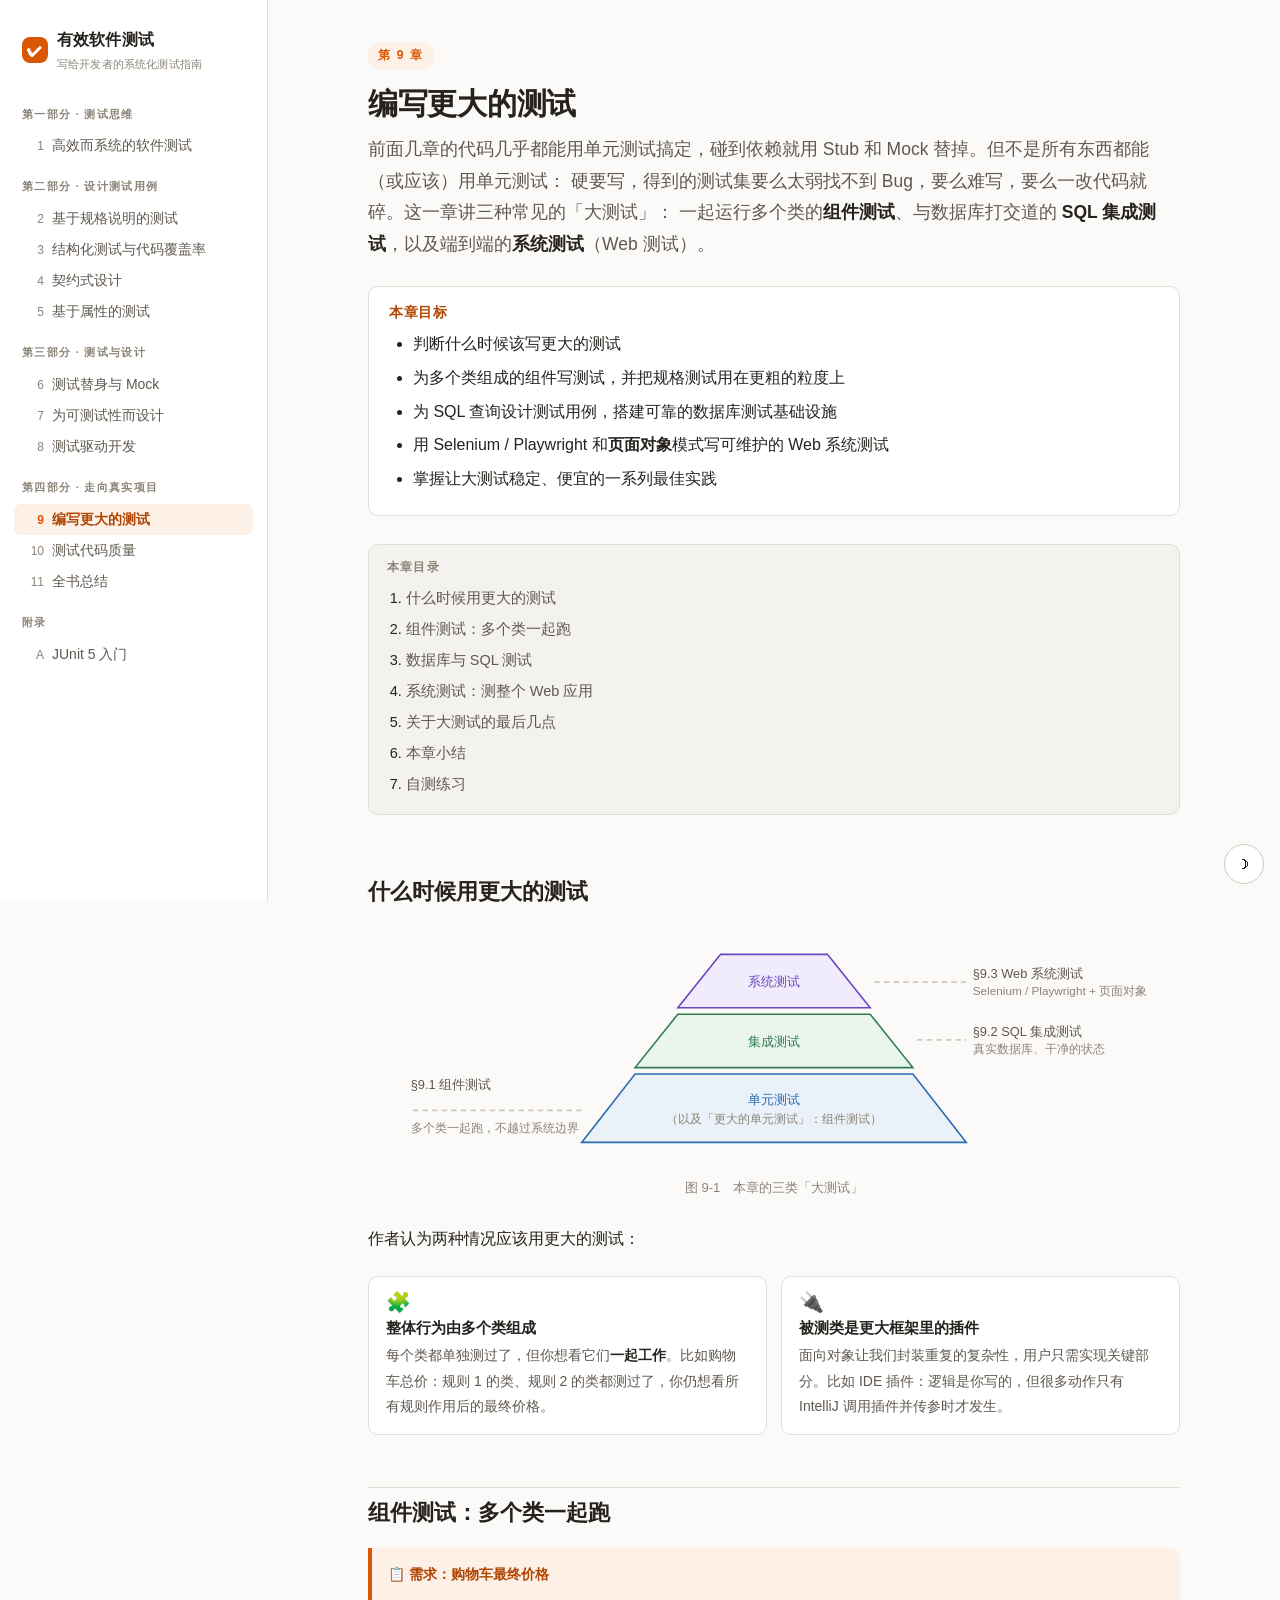
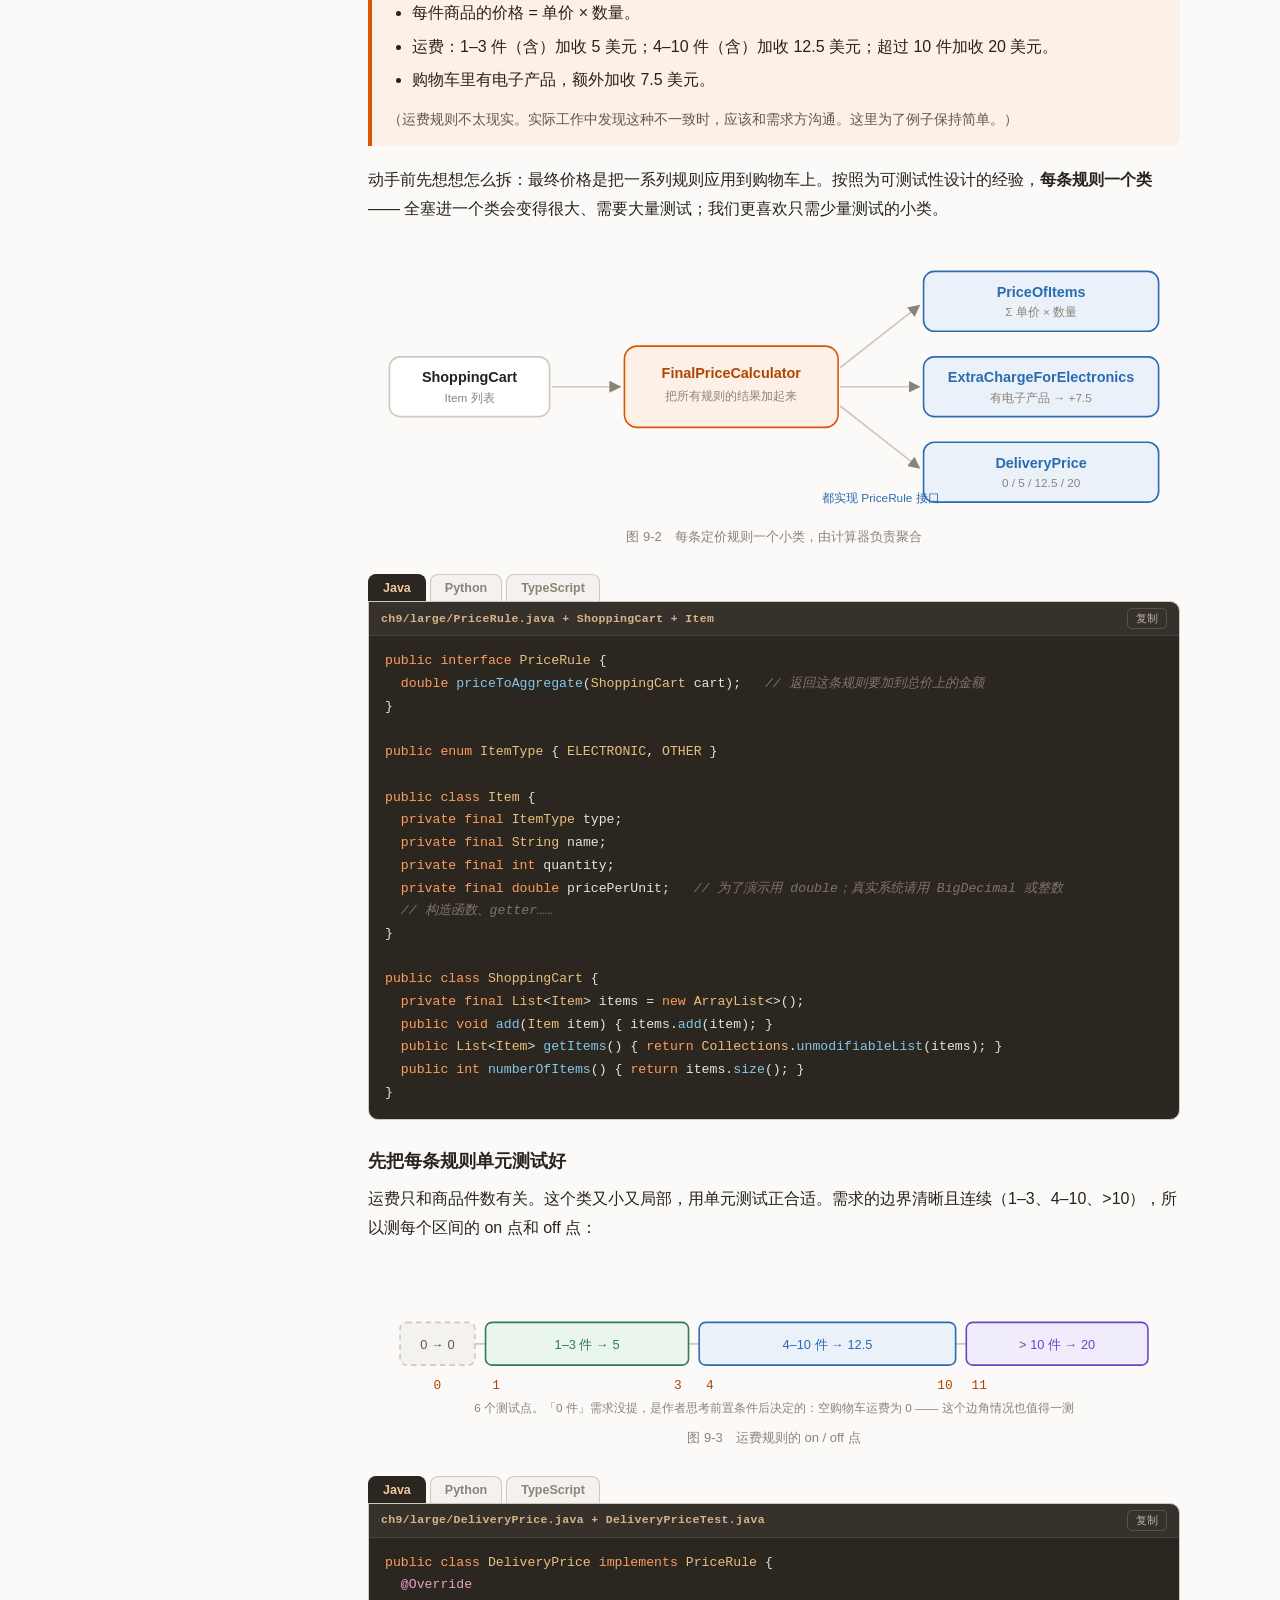
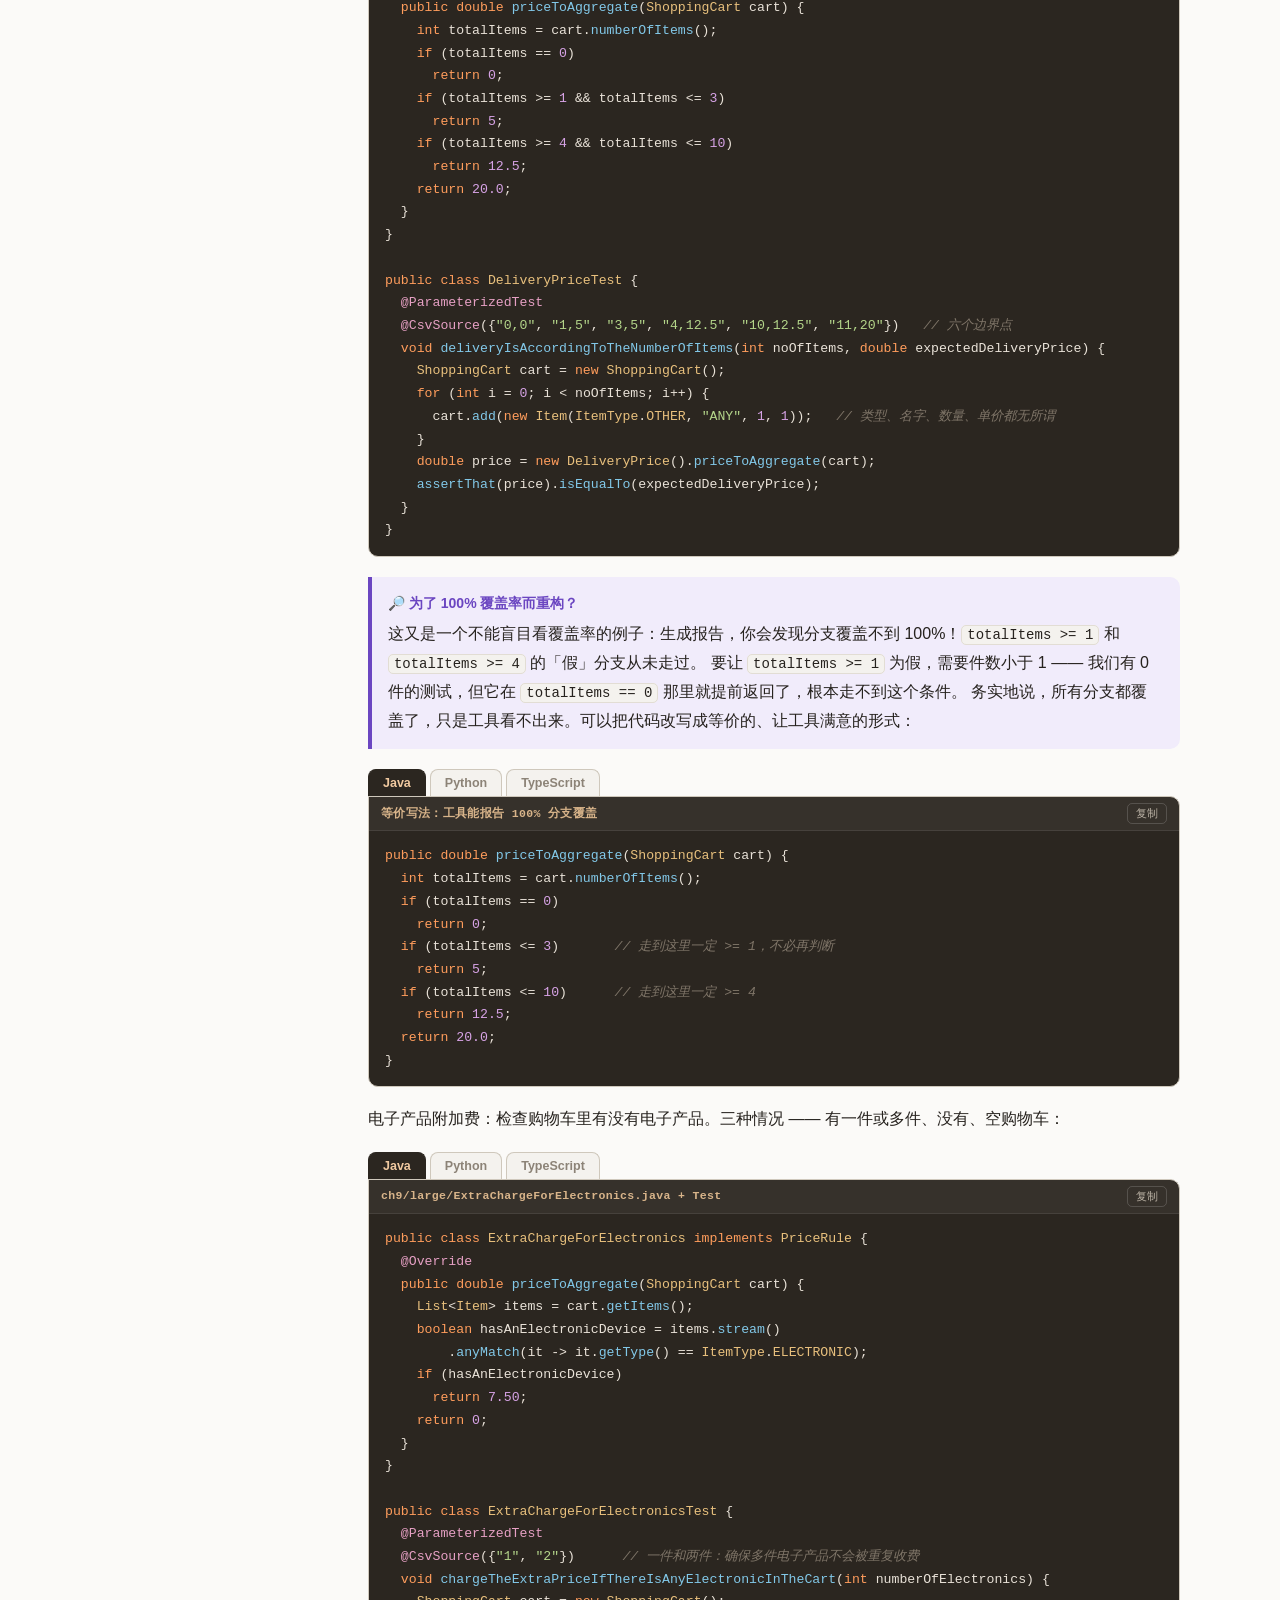
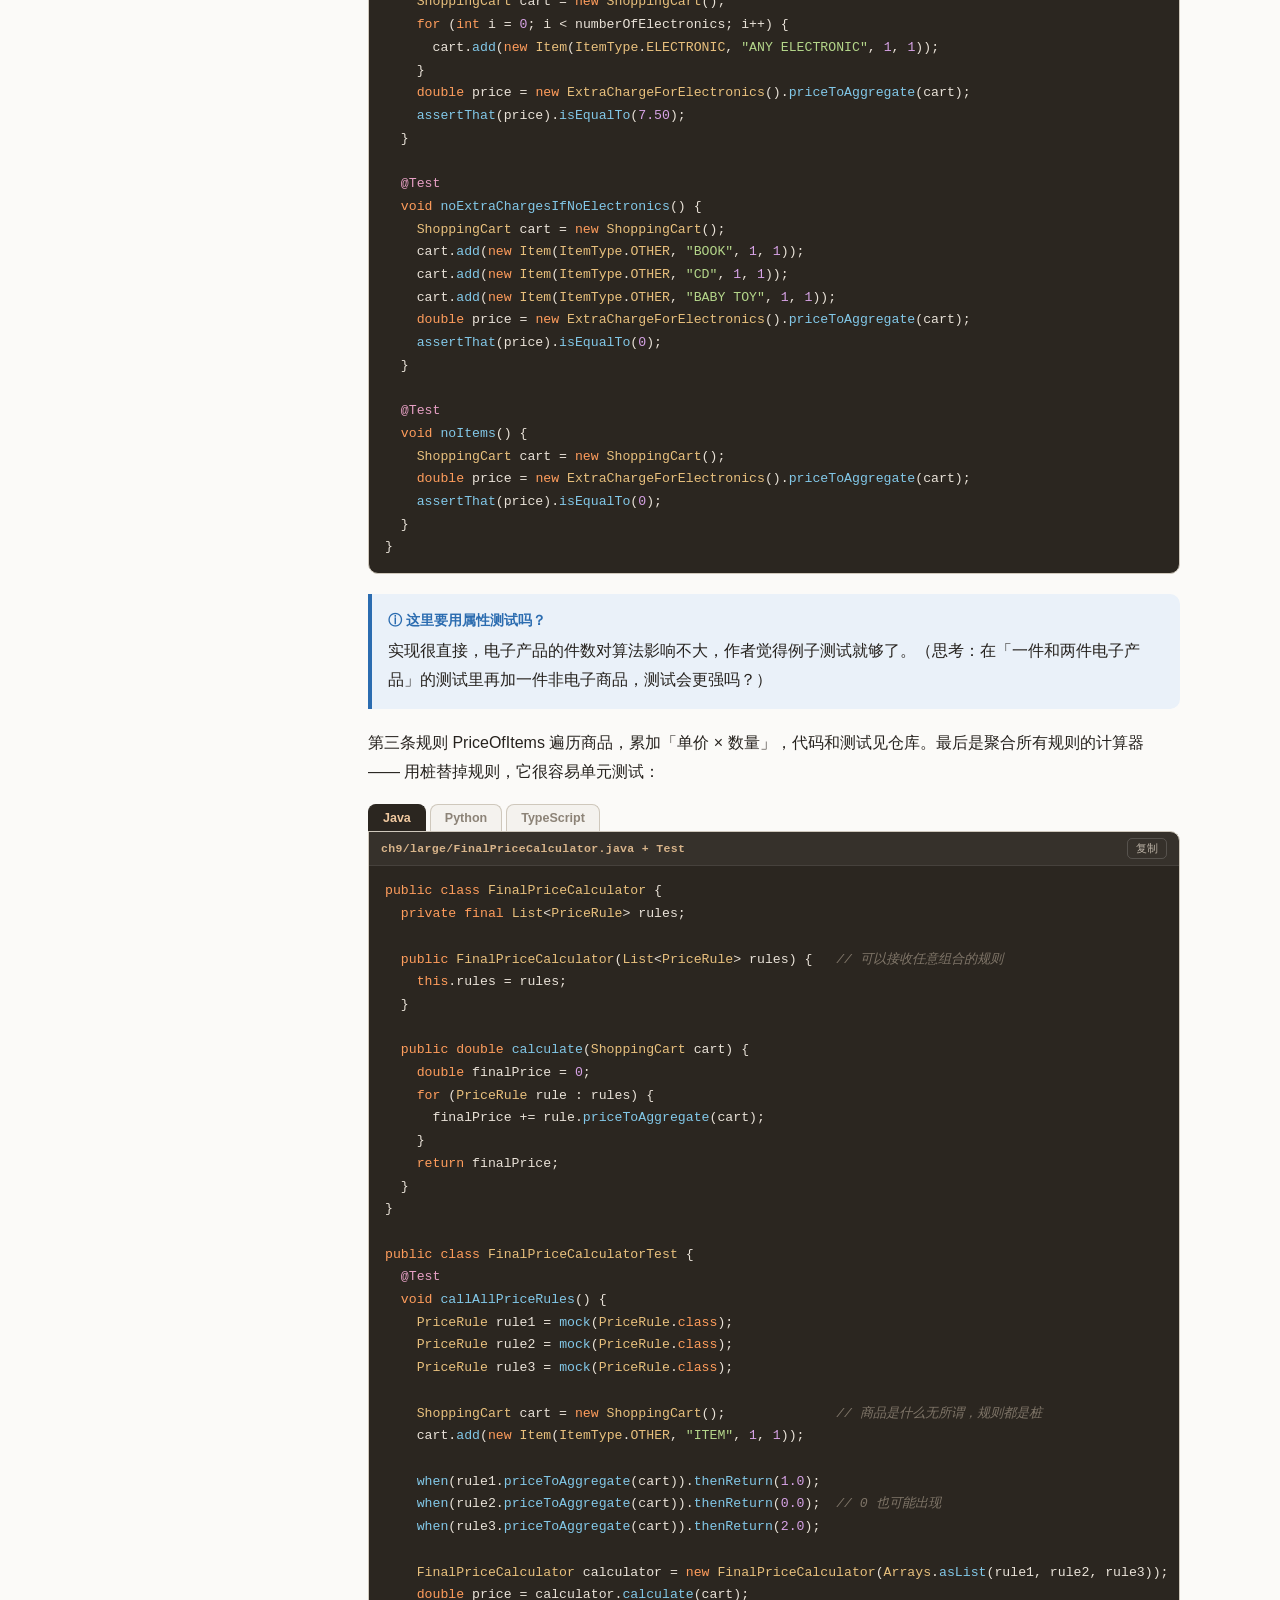
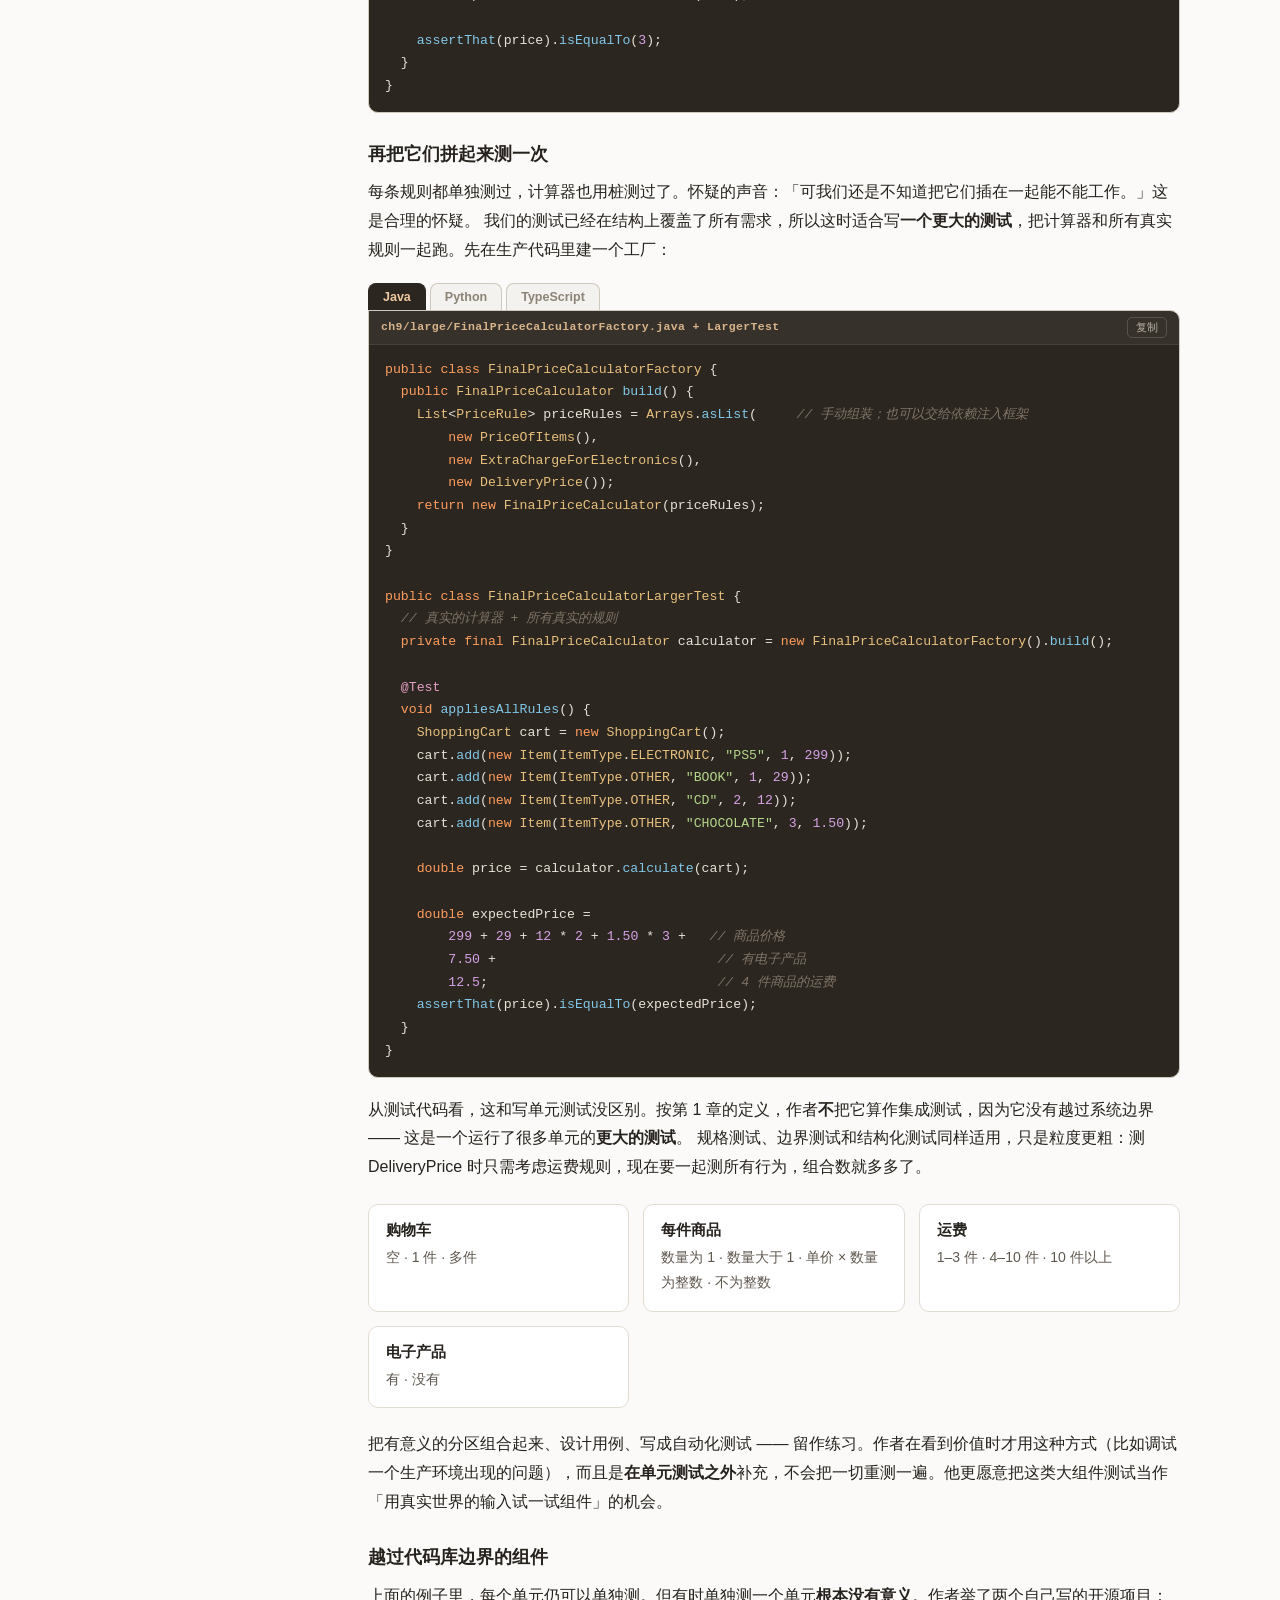
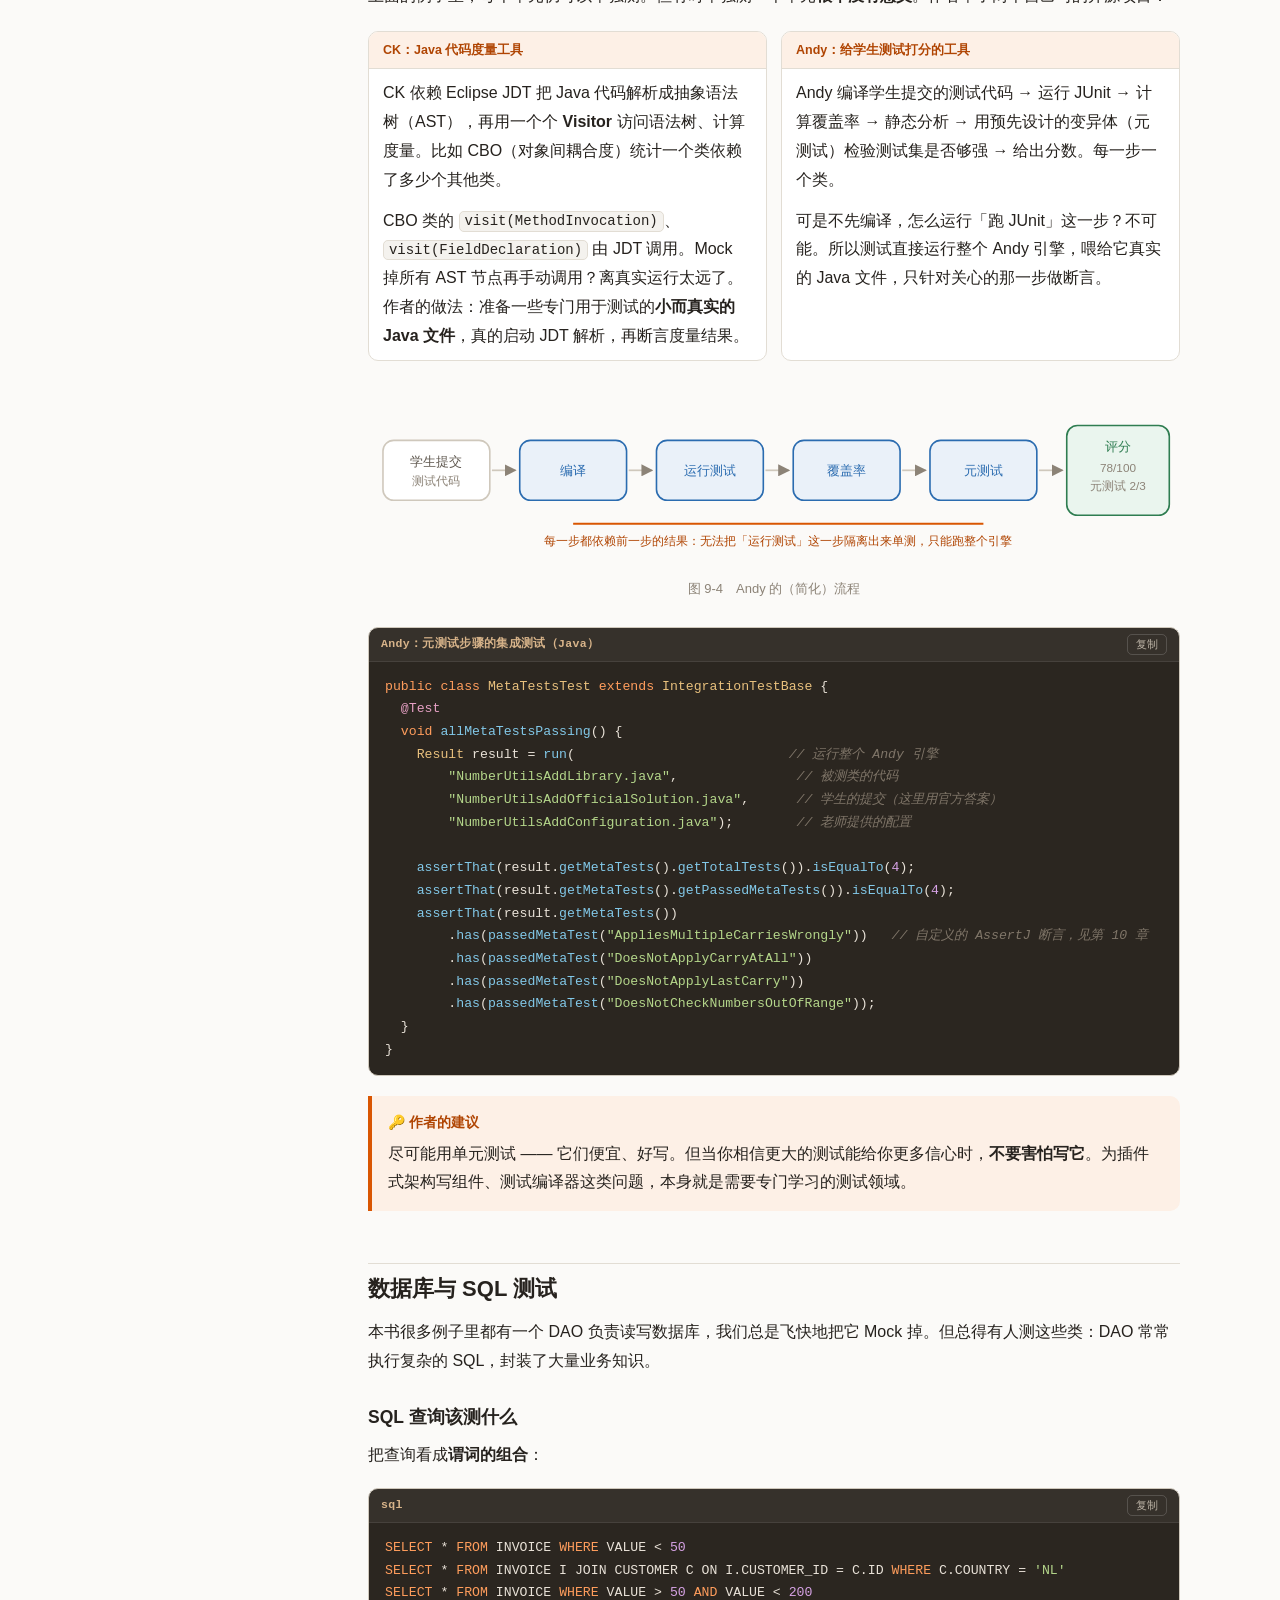
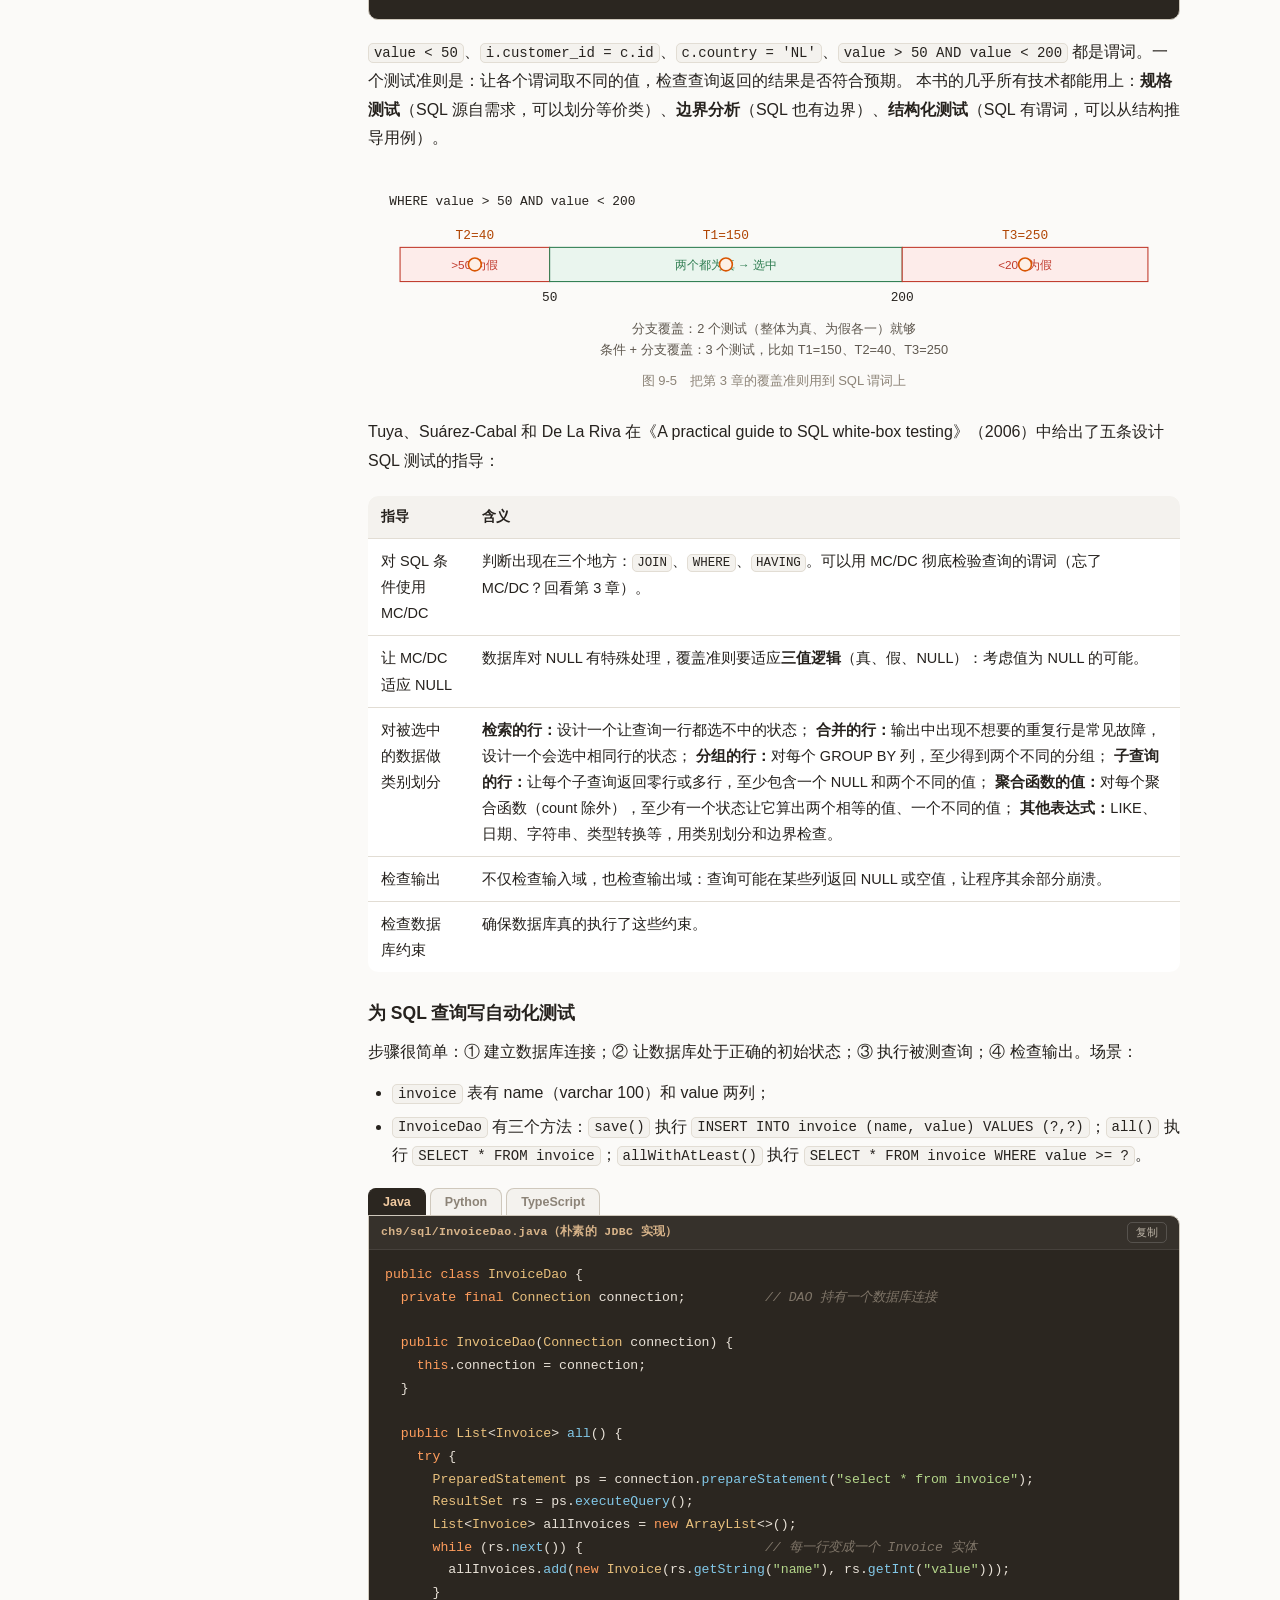
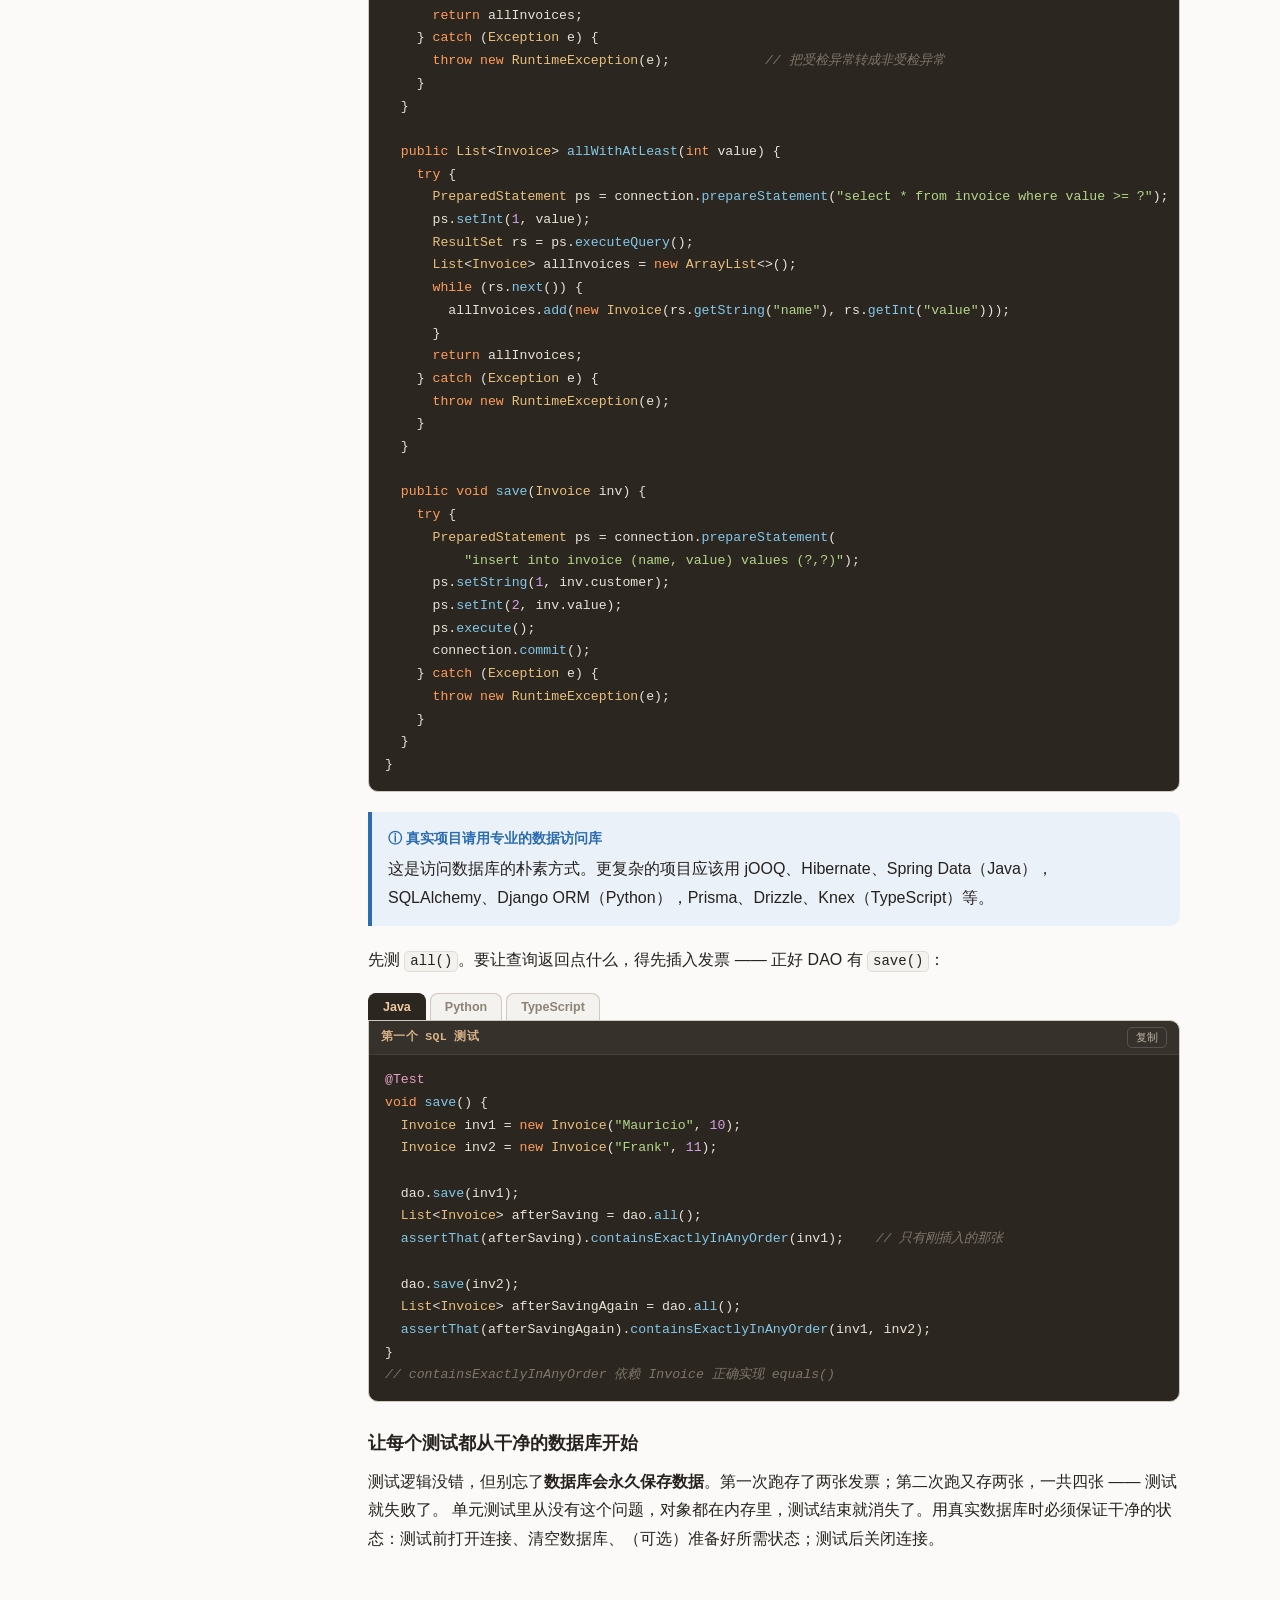
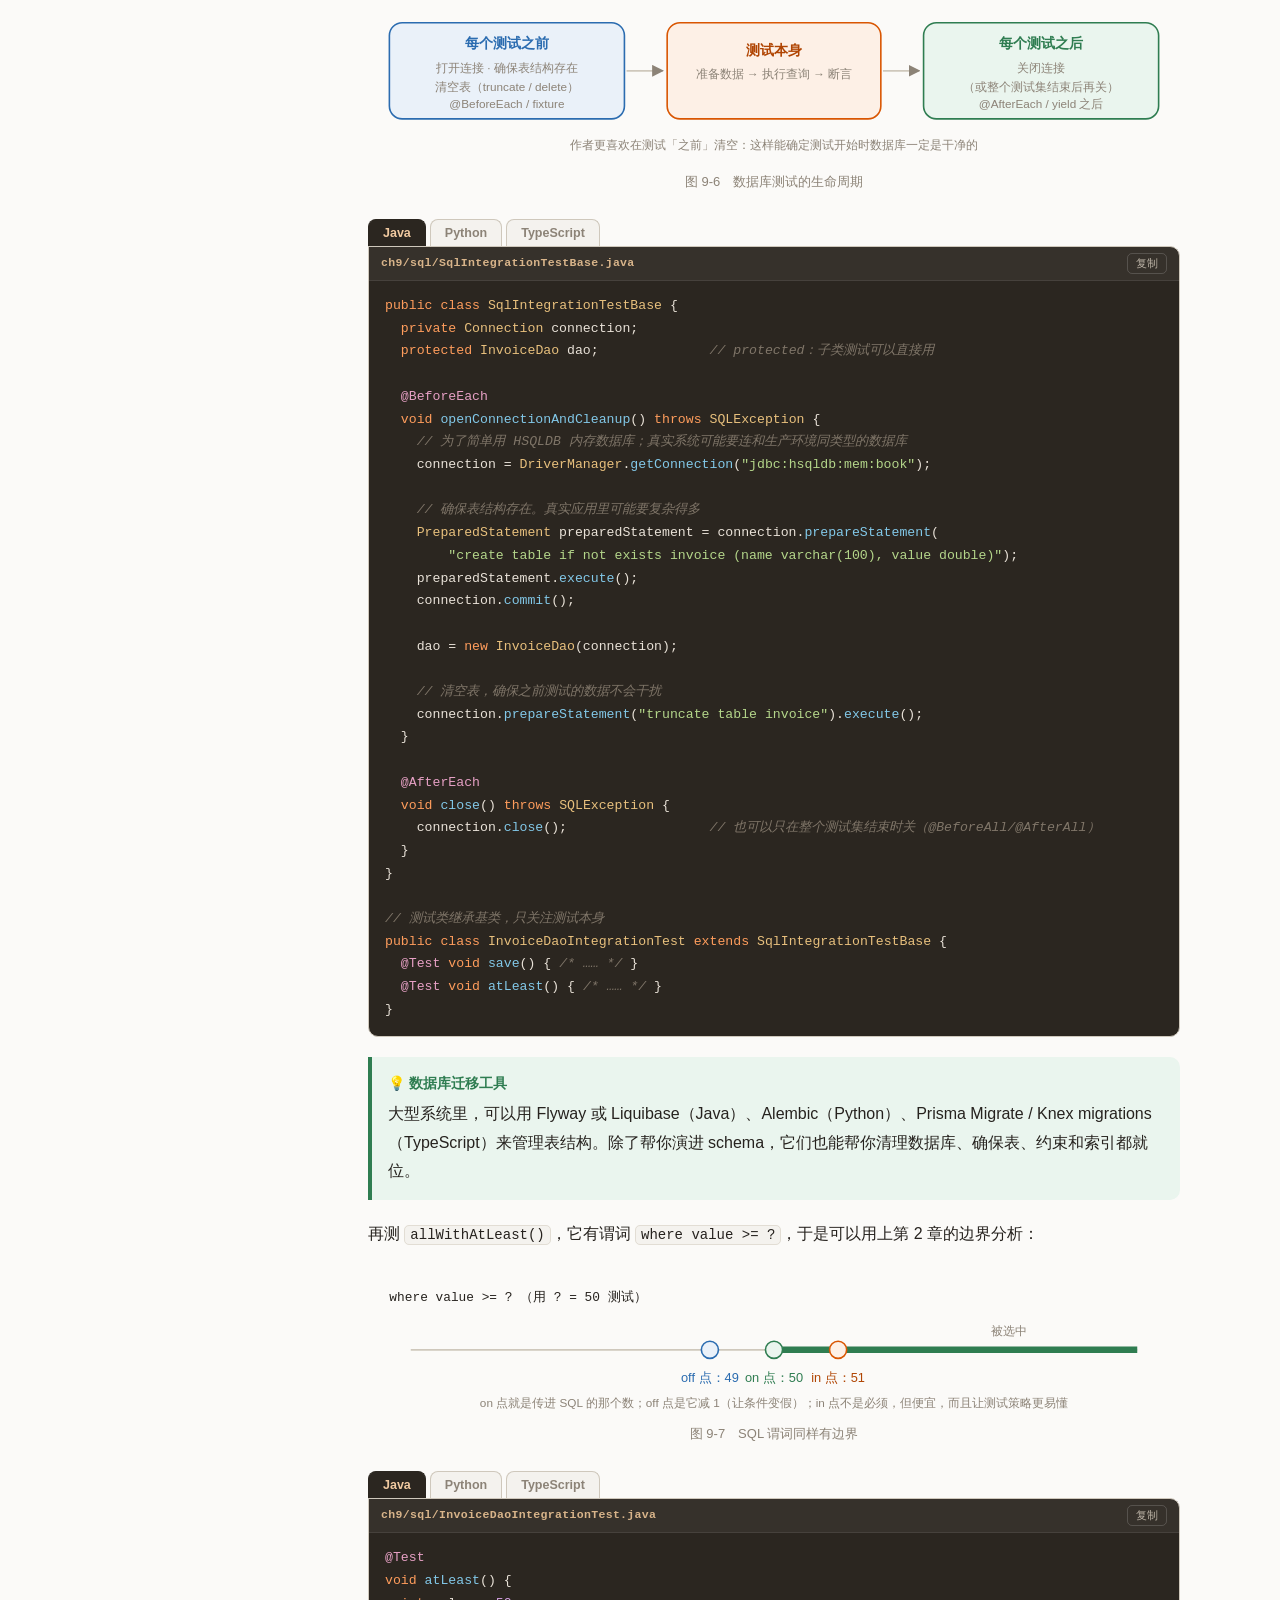
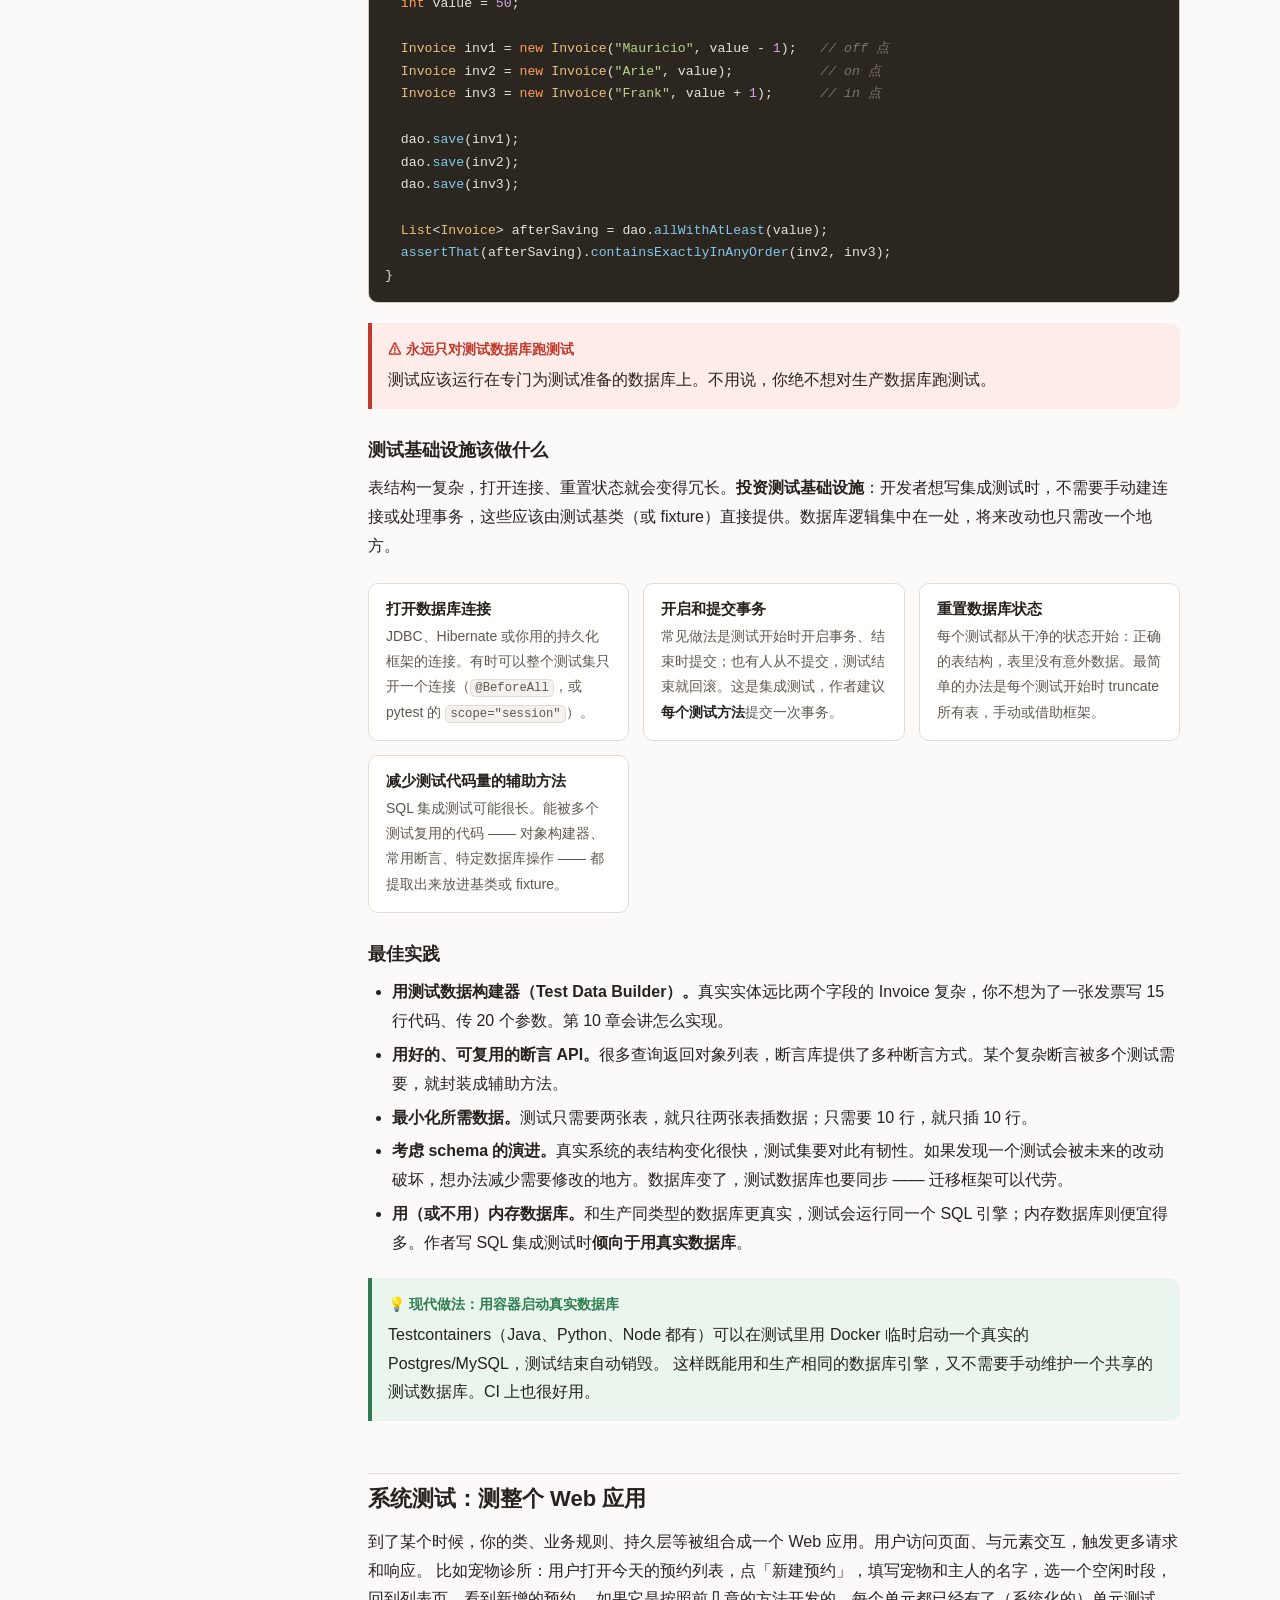
<file: docs/ch09.html>
<!doctype html>
<html lang="zh-CN">
<head>
<meta charset="utf-8">
<meta name="viewport" content="width=device-width,initial-scale=1">
<title>第 9 章 · 编写更大的测试 — 有效软件测试</title>
<link rel="stylesheet" href="assets/style.css">
</head>
<body data-chapter="9">
<div id="app">
<aside id="sidebar"></aside>
<main>

<span class="chapter-eyebrow">第 9 章</span>
<h1>编写更大的测试</h1>
<p class="lede">
  前面几章的代码几乎都能用单元测试搞定，碰到依赖就用 Stub 和 Mock 替掉。但不是所有东西都能（或应该）用单元测试：
  硬要写，得到的测试集要么太弱找不到 Bug，要么难写，要么一改代码就碎。这一章讲三种常见的「大测试」：
  一起运行多个类的<strong>组件测试</strong>、与数据库打交道的 <strong>SQL 集成测试</strong>，以及端到端的<strong>系统测试</strong>（Web 测试）。
</p>

<div class="goals">
  <h4>本章目标</h4>
  <ul>
    <li>判断什么时候该写更大的测试</li>
    <li>为多个类组成的组件写测试，并把规格测试用在更粗的粒度上</li>
    <li>为 SQL 查询设计测试用例，搭建可靠的数据库测试基础设施</li>
    <li>用 Selenium / Playwright 和<strong>页面对象</strong>模式写可维护的 Web 系统测试</li>
    <li>掌握让大测试稳定、便宜的一系列最佳实践</li>
  </ul>
</div>

<div id="chapter-toc"></div>

<h2 id="when">什么时候用更大的测试</h2>

<figure>
<svg class="dgm" viewBox="0 0 760 220" role="img" aria-label="本章的三种更大的测试在测试金字塔中的位置">
  <polygon points="330,20 430,20 470,70 290,70" style="fill:var(--purple-bg);stroke:var(--purple);stroke-width:1.5"/>
  <text class="lbl on-p" x="380" y="50" text-anchor="middle">系统测试</text>
  <polygon points="290,76 470,76 510,126 250,126" style="fill:var(--green-bg);stroke:var(--green);stroke-width:1.5"/>
  <text class="lbl on-g" x="380" y="106" text-anchor="middle">集成测试</text>
  <polygon points="250,132 510,132 560,196 200,196" style="fill:var(--blue-bg);stroke:var(--blue);stroke-width:1.5"/>
  <text class="lbl on-b" x="380" y="160" text-anchor="middle">单元测试</text>
  <text class="sm" x="380" y="178" text-anchor="middle">（以及「更大的单元测试」：组件测试）</text>

  <path class="ln-d" d="M474 46 H560"/><text class="lbl" x="566" y="42">§9.3 Web 系统测试</text><text class="sm" x="566" y="58">Selenium / Playwright + 页面对象</text>
  <path class="ln-d" d="M514 100 H560"/><text class="lbl" x="566" y="96">§9.2 SQL 集成测试</text><text class="sm" x="566" y="112">真实数据库、干净的状态</text>
  <path class="ln-d" d="M200 166 H40"/><text class="lbl" x="40" y="146">§9.1 组件测试</text><text class="sm" x="40" y="186">多个类一起跑，不越过系统边界</text>
</svg>
<figcaption>图 9-1　本章的三类「大测试」</figcaption>
</figure>

<p>作者认为两种情况应该用更大的测试：</p>

<div class="cards">
  <div class="card"><span class="ic">&#129513;</span><h4>整体行为由多个类组成</h4><p>每个类都单独测过了，但你想看它们<strong>一起工作</strong>。比如购物车总价：规则 1 的类、规则 2 的类都测过了，你仍想看所有规则作用后的最终价格。</p></div>
  <div class="card"><span class="ic">&#128268;</span><h4>被测类是更大框架里的插件</h4><p>面向对象让我们封装重复的复杂性，用户只需实现关键部分。比如 IDE 插件：逻辑是你写的，但很多动作只有 IntelliJ 调用插件并传参时才发生。</p></div>
</div>

<h2 id="components">组件测试：多个类一起跑</h2>

<div class="box key">
  <div class="t">&#128203; 需求：购物车最终价格</div>
  <ul>
    <li>每件商品的价格 = 单价 × 数量。</li>
    <li>运费：1–3 件（含）加收 5 美元；4–10 件（含）加收 12.5 美元；超过 10 件加收 20 美元。</li>
    <li>购物车里有电子产品，额外加收 7.5 美元。</li>
  </ul>
  <p style="font-size:14px;color:var(--fg-soft)">（运费规则不太现实。实际工作中发现这种不一致时，应该和需求方沟通。这里为了例子保持简单。）</p>
</div>

<p>动手前先想想怎么拆：最终价格是把一系列规则应用到购物车上。按照为可测试性设计的经验，<strong>每条规则一个类</strong> —— 全塞进一个类会变得很大、需要大量测试；我们更喜欢只需少量测试的小类。</p>

<figure>
<svg class="dgm" viewBox="0 0 760 250" role="img" aria-label="FinalPriceCalculator 聚合三条 PriceRule：商品价格、电子产品附加费、运费">
  <rect class="bx" x="20" y="100" width="150" height="56" rx="10"/>
  <text class="ttl" x="95" y="124" text-anchor="middle">ShoppingCart</text>
  <text class="sm" x="95" y="142" text-anchor="middle">Item 列表</text>
  <path class="ln" d="M172 128 H236" marker-end="url(#ar)"/>
  <rect class="bx-a" x="240" y="90" width="200" height="76" rx="12"/>
  <text class="ttl on-a" x="340" y="120" text-anchor="middle">FinalPriceCalculator</text>
  <text class="sm" x="340" y="140" text-anchor="middle">把所有规则的结果加起来</text>
  <rect class="bx-b" x="520" y="20" width="220" height="56" rx="10"/>
  <text class="ttl on-b" x="630" y="44" text-anchor="middle">PriceOfItems</text>
  <text class="sm" x="630" y="62" text-anchor="middle">Σ 单价 × 数量</text>
  <rect class="bx-b" x="520" y="100" width="220" height="56" rx="10"/>
  <text class="ttl on-b" x="630" y="124" text-anchor="middle">ExtraChargeForElectronics</text>
  <text class="sm" x="630" y="142" text-anchor="middle">有电子产品 → +7.5</text>
  <rect class="bx-b" x="520" y="180" width="220" height="56" rx="10"/>
  <text class="ttl on-b" x="630" y="204" text-anchor="middle">DeliveryPrice</text>
  <text class="sm" x="630" y="222" text-anchor="middle">0 / 5 / 12.5 / 20</text>
  <path class="ln" d="M442 110 L516 52" marker-end="url(#ar)"/>
  <path class="ln" d="M442 128 H516" marker-end="url(#ar)"/>
  <path class="ln" d="M442 146 L516 204" marker-end="url(#ar)"/>
  <text class="sm on-b" x="480" y="236" text-anchor="middle">都实现 PriceRule 接口</text>
</svg>
<figcaption>图 9-2　每条定价规则一个小类，由计算器负责聚合</figcaption>
</figure>

<div class="langs">
<div class="code" data-lang="java" data-file="ch9/large/PriceRule.java + ShoppingCart + Item"><pre>
public interface PriceRule {
  double priceToAggregate(ShoppingCart cart);   // 返回这条规则要加到总价上的金额
}

public enum ItemType { ELECTRONIC, OTHER }

public class Item {
  private final ItemType type;
  private final String name;
  private final int quantity;
  private final double pricePerUnit;   // 为了演示用 double；真实系统请用 BigDecimal 或整数
  // 构造函数、getter……
}

public class ShoppingCart {
  private final List&lt;Item&gt; items = new ArrayList&lt;&gt;();
  public void add(Item item) { items.add(item); }
  public List&lt;Item&gt; getItems() { return Collections.unmodifiableList(items); }
  public int numberOfItems() { return items.size(); }
}
</pre></div>
<div class="code" data-lang="python" data-file="pricing.py（基础类型）"><pre>
from dataclasses import dataclass, field
from enum import Enum
from typing import Protocol

class ItemType(Enum):
    ELECTRONIC = "electronic"
    OTHER = "other"

@dataclass(frozen=True)
class Item:
    type: ItemType
    name: str
    quantity: int
    price_per_unit: float    # 为了演示用 float；真实系统请用 Decimal 或整数

@dataclass
class ShoppingCart:
    items: list[Item] = field(default_factory=list)

    def add(self, item: Item) -&gt; None:
        self.items.append(item)

    def number_of_items(self) -&gt; int:
        return len(self.items)

class PriceRule(Protocol):
    def price_to_aggregate(self, cart: ShoppingCart) -&gt; float: ...
</pre></div>
<div class="code" data-lang="ts" data-file="pricing.ts（基础类型）"><pre>
export type ItemType = "ELECTRONIC" | "OTHER";

export interface Item {
  type: ItemType;
  name: string;
  quantity: number;
  pricePerUnit: number;    // 为了演示用浮点数；真实系统请用整数（分）
}

export class ShoppingCart {
  private readonly items: Item[] = [];
  add(item: Item): void { this.items.push(item); }
  getItems(): readonly Item[] { return this.items; }
  numberOfItems(): number { return this.items.length; }
}

export interface PriceRule {
  priceToAggregate(cart: ShoppingCart): number;
}
</pre></div>
</div>

<h3>先把每条规则单元测试好</h3>

<p>运费只和商品件数有关。这个类又小又局部，用单元测试正合适。需求的边界清晰且连续（1–3、4–10、&gt;10），所以测每个区间的 on 点和 off 点：</p>

<figure>
<svg class="dgm" viewBox="0 0 760 140" role="img" aria-label="运费规则的边界：0、1、3、4、10、11 件">
  <path class="ln" d="M30 70 H730"/>
  <rect class="bx-d" x="30" y="50" width="70" height="40" rx="6"/><text class="lbl" x="65" y="75" text-anchor="middle">0 → 0</text>
  <rect class="bx-g" x="110" y="50" width="190" height="40" rx="6"/><text class="lbl on-g" x="205" y="75" text-anchor="middle">1–3 件 → 5</text>
  <rect class="bx-b" x="310" y="50" width="240" height="40" rx="6"/><text class="lbl on-b" x="430" y="75" text-anchor="middle">4–10 件 → 12.5</text>
  <rect class="bx-p" x="560" y="50" width="170" height="40" rx="6"/><text class="lbl on-p" x="645" y="75" text-anchor="middle">&gt; 10 件 → 20</text>
  <text class="mono on-a" x="65" y="112" text-anchor="middle">0</text>
  <text class="mono on-a" x="120" y="112" text-anchor="middle">1</text>
  <text class="mono on-a" x="290" y="112" text-anchor="middle">3</text>
  <text class="mono on-a" x="320" y="112" text-anchor="middle">4</text>
  <text class="mono on-a" x="540" y="112" text-anchor="middle">10</text>
  <text class="mono on-a" x="572" y="112" text-anchor="middle">11</text>
  <text class="sm" x="380" y="134" text-anchor="middle">6 个测试点。「0 件」需求没提，是作者思考前置条件后决定的：空购物车运费为 0 —— 这个边角情况也值得一测</text>
</svg>
<figcaption>图 9-3　运费规则的 on / off 点</figcaption>
</figure>

<div class="langs">
<div class="code" data-lang="java" data-file="ch9/large/DeliveryPrice.java + DeliveryPriceTest.java"><pre>
public class DeliveryPrice implements PriceRule {
  @Override
  public double priceToAggregate(ShoppingCart cart) {
    int totalItems = cart.numberOfItems();
    if (totalItems == 0)
      return 0;
    if (totalItems &gt;= 1 &amp;&amp; totalItems &lt;= 3)
      return 5;
    if (totalItems &gt;= 4 &amp;&amp; totalItems &lt;= 10)
      return 12.5;
    return 20.0;
  }
}

public class DeliveryPriceTest {
  @ParameterizedTest
  @CsvSource({"0,0", "1,5", "3,5", "4,12.5", "10,12.5", "11,20"})   // 六个边界点
  void deliveryIsAccordingToTheNumberOfItems(int noOfItems, double expectedDeliveryPrice) {
    ShoppingCart cart = new ShoppingCart();
    for (int i = 0; i &lt; noOfItems; i++) {
      cart.add(new Item(ItemType.OTHER, "ANY", 1, 1));   // 类型、名字、数量、单价都无所谓
    }
    double price = new DeliveryPrice().priceToAggregate(cart);
    assertThat(price).isEqualTo(expectedDeliveryPrice);
  }
}
</pre></div>
<div class="code" data-lang="python" data-file="delivery_price.py + test_delivery_price.py"><pre>
class DeliveryPrice:
    def price_to_aggregate(self, cart: ShoppingCart) -&gt; float:
        total_items = cart.number_of_items()
        if total_items == 0:
            return 0
        if 1 &lt;= total_items &lt;= 3:
            return 5
        if 4 &lt;= total_items &lt;= 10:
            return 12.5
        return 20.0

# ---- test_delivery_price.py ----
import pytest

@pytest.mark.parametrize("no_of_items, expected", [
    (0, 0), (1, 5), (3, 5), (4, 12.5), (10, 12.5), (11, 20),   # 六个边界点
])
def test_delivery_is_according_to_the_number_of_items(no_of_items, expected):
    cart = ShoppingCart()
    for _ in range(no_of_items):
        cart.add(Item(ItemType.OTHER, "ANY", 1, 1))            # 这些字段都无所谓
    assert DeliveryPrice().price_to_aggregate(cart) == expected
</pre></div>
<div class="code" data-lang="ts" data-file="deliveryPrice.ts + deliveryPrice.test.ts"><pre>
export class DeliveryPrice implements PriceRule {
  priceToAggregate(cart: ShoppingCart): number {
    const totalItems = cart.numberOfItems();
    if (totalItems === 0) return 0;
    if (totalItems &gt;= 1 &amp;&amp; totalItems &lt;= 3) return 5;
    if (totalItems &gt;= 4 &amp;&amp; totalItems &lt;= 10) return 12.5;
    return 20.0;
  }
}

// ---- deliveryPrice.test.ts ----
test.each([
  [0, 0], [1, 5], [3, 5], [4, 12.5], [10, 12.5], [11, 20],   // 六个边界点
])("%i items → delivery %d", (noOfItems, expected) =&gt; {
  const cart = new ShoppingCart();
  for (let i = 0; i &lt; noOfItems; i++) {
    cart.add({ type: "OTHER", name: "ANY", quantity: 1, pricePerUnit: 1 });   // 这些字段都无所谓
  }
  expect(new DeliveryPrice().priceToAggregate(cart)).toBe(expected);
});
</pre></div>
</div>

<div class="box deep">
  <div class="t">&#128270; 为了 100% 覆盖率而重构？</div>
  <p>
    这又是一个不能盲目看覆盖率的例子：生成报告，你会发现分支覆盖不到 100%！<code>totalItems &gt;= 1</code> 和 <code>totalItems &gt;= 4</code> 的「假」分支从未走过。
    要让 <code>totalItems &gt;= 1</code> 为假，需要件数小于 1 —— 我们有 0 件的测试，但它在 <code>totalItems == 0</code> 那里就提前返回了，根本走不到这个条件。
    务实地说，所有分支都覆盖了，只是工具看不出来。可以把代码改写成等价的、让工具满意的形式：
  </p>
</div>

<div class="langs">
<div class="code" data-lang="java" data-file="等价写法：工具能报告 100% 分支覆盖"><pre>
public double priceToAggregate(ShoppingCart cart) {
  int totalItems = cart.numberOfItems();
  if (totalItems == 0)
    return 0;
  if (totalItems &lt;= 3)       // 走到这里一定 &gt;= 1，不必再判断
    return 5;
  if (totalItems &lt;= 10)      // 走到这里一定 &gt;= 4
    return 12.5;
  return 20.0;
}
</pre></div>
<div class="code" data-lang="python" data-file="等价写法：工具能报告 100% 分支覆盖"><pre>
def price_to_aggregate(self, cart) -&gt; float:
    total_items = cart.number_of_items()
    if total_items == 0:
        return 0
    if total_items &lt;= 3:       # 走到这里一定 &gt;= 1
        return 5
    if total_items &lt;= 10:      # 走到这里一定 &gt;= 4
        return 12.5
    return 20.0
</pre></div>
<div class="code" data-lang="ts" data-file="等价写法：工具能报告 100% 分支覆盖"><pre>
priceToAggregate(cart: ShoppingCart): number {
  const totalItems = cart.numberOfItems();
  if (totalItems === 0) return 0;
  if (totalItems &lt;= 3) return 5;       // 走到这里一定 &gt;= 1
  if (totalItems &lt;= 10) return 12.5;   // 走到这里一定 &gt;= 4
  return 20.0;
}
</pre></div>
</div>

<p>电子产品附加费：检查购物车里有没有电子产品。三种情况 —— 有一件或多件、没有、空购物车：</p>

<div class="langs">
<div class="code" data-lang="java" data-file="ch9/large/ExtraChargeForElectronics.java + Test"><pre>
public class ExtraChargeForElectronics implements PriceRule {
  @Override
  public double priceToAggregate(ShoppingCart cart) {
    List&lt;Item&gt; items = cart.getItems();
    boolean hasAnElectronicDevice = items.stream()
        .anyMatch(it -&gt; it.getType() == ItemType.ELECTRONIC);
    if (hasAnElectronicDevice)
      return 7.50;
    return 0;
  }
}

public class ExtraChargeForElectronicsTest {
  @ParameterizedTest
  @CsvSource({"1", "2"})      // 一件和两件：确保多件电子产品不会被重复收费
  void chargeTheExtraPriceIfThereIsAnyElectronicInTheCart(int numberOfElectronics) {
    ShoppingCart cart = new ShoppingCart();
    for (int i = 0; i &lt; numberOfElectronics; i++) {
      cart.add(new Item(ItemType.ELECTRONIC, "ANY ELECTRONIC", 1, 1));
    }
    double price = new ExtraChargeForElectronics().priceToAggregate(cart);
    assertThat(price).isEqualTo(7.50);
  }

  @Test
  void noExtraChargesIfNoElectronics() {
    ShoppingCart cart = new ShoppingCart();
    cart.add(new Item(ItemType.OTHER, "BOOK", 1, 1));
    cart.add(new Item(ItemType.OTHER, "CD", 1, 1));
    cart.add(new Item(ItemType.OTHER, "BABY TOY", 1, 1));
    double price = new ExtraChargeForElectronics().priceToAggregate(cart);
    assertThat(price).isEqualTo(0);
  }

  @Test
  void noItems() {
    ShoppingCart cart = new ShoppingCart();
    double price = new ExtraChargeForElectronics().priceToAggregate(cart);
    assertThat(price).isEqualTo(0);
  }
}
</pre></div>
<div class="code" data-lang="python" data-file="extra_charge_for_electronics.py + test"><pre>
class ExtraChargeForElectronics:
    def price_to_aggregate(self, cart: ShoppingCart) -&gt; float:
        has_electronic = any(i.type == ItemType.ELECTRONIC for i in cart.items)
        return 7.50 if has_electronic else 0

# ---- test_extra_charge_for_electronics.py ----
@pytest.mark.parametrize("number_of_electronics", [1, 2])   # 多件也不重复收费
def test_charge_the_extra_price_if_there_is_any_electronic(number_of_electronics):
    cart = ShoppingCart()
    for _ in range(number_of_electronics):
        cart.add(Item(ItemType.ELECTRONIC, "ANY ELECTRONIC", 1, 1))
    assert ExtraChargeForElectronics().price_to_aggregate(cart) == 7.50

def test_no_extra_charges_if_no_electronics():
    cart = ShoppingCart()
    for name in ["BOOK", "CD", "BABY TOY"]:
        cart.add(Item(ItemType.OTHER, name, 1, 1))
    assert ExtraChargeForElectronics().price_to_aggregate(cart) == 0

def test_no_items():
    assert ExtraChargeForElectronics().price_to_aggregate(ShoppingCart()) == 0
</pre></div>
<div class="code" data-lang="ts" data-file="extraChargeForElectronics.ts + test"><pre>
export class ExtraChargeForElectronics implements PriceRule {
  priceToAggregate(cart: ShoppingCart): number {
    const hasElectronic = cart.getItems().some((it) =&gt; it.type === "ELECTRONIC");
    return hasElectronic ? 7.5 : 0;
  }
}

// ---- extraChargeForElectronics.test.ts ----
test.each([1, 2])("charges extra with %i electronic item(s)", (n) =&gt; {   // 多件也不重复收费
  const cart = new ShoppingCart();
  for (let i = 0; i &lt; n; i++) {
    cart.add({ type: "ELECTRONIC", name: "ANY ELECTRONIC", quantity: 1, pricePerUnit: 1 });
  }
  expect(new ExtraChargeForElectronics().priceToAggregate(cart)).toBe(7.5);
});

test("no extra charges if no electronics", () =&gt; {
  const cart = new ShoppingCart();
  for (const name of ["BOOK", "CD", "BABY TOY"]) {
    cart.add({ type: "OTHER", name, quantity: 1, pricePerUnit: 1 });
  }
  expect(new ExtraChargeForElectronics().priceToAggregate(cart)).toBe(0);
});

test("no items", () =&gt; {
  expect(new ExtraChargeForElectronics().priceToAggregate(new ShoppingCart())).toBe(0);
});
</pre></div>
</div>

<div class="box note">
  <div class="t">&#9432; 这里要用属性测试吗？</div>
  <p>实现很直接，电子产品的件数对算法影响不大，作者觉得例子测试就够了。（思考：在「一件和两件电子产品」的测试里再加一件非电子商品，测试会更强吗？）</p>
</div>

<p>第三条规则 PriceOfItems 遍历商品，累加「单价 × 数量」，代码和测试见仓库。最后是聚合所有规则的计算器 —— 用桩替掉规则，它很容易单元测试：</p>

<div class="langs">
<div class="code" data-lang="java" data-file="ch9/large/FinalPriceCalculator.java + Test"><pre>
public class FinalPriceCalculator {
  private final List&lt;PriceRule&gt; rules;

  public FinalPriceCalculator(List&lt;PriceRule&gt; rules) {   // 可以接收任意组合的规则
    this.rules = rules;
  }

  public double calculate(ShoppingCart cart) {
    double finalPrice = 0;
    for (PriceRule rule : rules) {
      finalPrice += rule.priceToAggregate(cart);
    }
    return finalPrice;
  }
}

public class FinalPriceCalculatorTest {
  @Test
  void callAllPriceRules() {
    PriceRule rule1 = mock(PriceRule.class);
    PriceRule rule2 = mock(PriceRule.class);
    PriceRule rule3 = mock(PriceRule.class);

    ShoppingCart cart = new ShoppingCart();              // 商品是什么无所谓，规则都是桩
    cart.add(new Item(ItemType.OTHER, "ITEM", 1, 1));

    when(rule1.priceToAggregate(cart)).thenReturn(1.0);
    when(rule2.priceToAggregate(cart)).thenReturn(0.0);  // 0 也可能出现
    when(rule3.priceToAggregate(cart)).thenReturn(2.0);

    FinalPriceCalculator calculator = new FinalPriceCalculator(Arrays.asList(rule1, rule2, rule3));
    double price = calculator.calculate(cart);

    assertThat(price).isEqualTo(3);
  }
}
</pre></div>
<div class="code" data-lang="python" data-file="final_price_calculator.py + test"><pre>
class FinalPriceCalculator:
    def __init__(self, rules: list[PriceRule]):     # 可以接收任意组合的规则
        self._rules = rules

    def calculate(self, cart: ShoppingCart) -&gt; float:
        return sum(rule.price_to_aggregate(cart) for rule in self._rules)

# ---- test_final_price_calculator.py ----
from unittest.mock import Mock

def test_call_all_price_rules():
    cart = ShoppingCart()                             # 商品是什么无所谓，规则都是桩
    cart.add(Item(ItemType.OTHER, "ITEM", 1, 1))
    rules = [Mock(), Mock(), Mock()]
    for rule, value in zip(rules, [1.0, 0.0, 2.0]):   # 0 也可能出现
        rule.price_to_aggregate.return_value = value

    assert FinalPriceCalculator(rules).calculate(cart) == 3
    for rule in rules:
        rule.price_to_aggregate.assert_called_once_with(cart)
</pre></div>
<div class="code" data-lang="ts" data-file="finalPriceCalculator.ts + test"><pre>
export class FinalPriceCalculator {
  constructor(private readonly rules: PriceRule[]) {}   // 可以接收任意组合的规则

  calculate(cart: ShoppingCart): number {
    return this.rules.reduce((total, rule) =&gt; total + rule.priceToAggregate(cart), 0);
  }
}

// ---- finalPriceCalculator.test.ts ----
test("call all price rules", () =&gt; {
  const cart = new ShoppingCart();                      // 商品是什么无所谓，规则都是桩
  cart.add({ type: "OTHER", name: "ITEM", quantity: 1, pricePerUnit: 1 });
  const rules = [1.0, 0.0, 2.0].map((v) =&gt; ({ priceToAggregate: vi.fn(() =&gt; v) }));   // 0 也可能出现

  expect(new FinalPriceCalculator(rules).calculate(cart)).toBe(3);
  for (const rule of rules) expect(rule.priceToAggregate).toHaveBeenCalledWith(cart);
});
</pre></div>
</div>

<h3>再把它们拼起来测一次</h3>

<p>
  每条规则都单独测过，计算器也用桩测过了。怀疑的声音：「可我们还是不知道把它们插在一起能不能工作。」这是合理的怀疑。
  我们的测试已经在结构上覆盖了所有需求，所以这时适合写<strong>一个更大的测试</strong>，把计算器和所有真实规则一起跑。先在生产代码里建一个工厂：
</p>

<div class="langs">
<div class="code" data-lang="java" data-file="ch9/large/FinalPriceCalculatorFactory.java + LargerTest"><pre>
public class FinalPriceCalculatorFactory {
  public FinalPriceCalculator build() {
    List&lt;PriceRule&gt; priceRules = Arrays.asList(     // 手动组装；也可以交给依赖注入框架
        new PriceOfItems(),
        new ExtraChargeForElectronics(),
        new DeliveryPrice());
    return new FinalPriceCalculator(priceRules);
  }
}

public class FinalPriceCalculatorLargerTest {
  // 真实的计算器 + 所有真实的规则
  private final FinalPriceCalculator calculator = new FinalPriceCalculatorFactory().build();

  @Test
  void appliesAllRules() {
    ShoppingCart cart = new ShoppingCart();
    cart.add(new Item(ItemType.ELECTRONIC, "PS5", 1, 299));
    cart.add(new Item(ItemType.OTHER, "BOOK", 1, 29));
    cart.add(new Item(ItemType.OTHER, "CD", 2, 12));
    cart.add(new Item(ItemType.OTHER, "CHOCOLATE", 3, 1.50));

    double price = calculator.calculate(cart);

    double expectedPrice =
        299 + 29 + 12 * 2 + 1.50 * 3 +   // 商品价格
        7.50 +                            // 有电子产品
        12.5;                             // 4 件商品的运费
    assertThat(price).isEqualTo(expectedPrice);
  }
}
</pre></div>
<div class="code" data-lang="python" data-file="factory + test_final_price_calculator_larger.py"><pre>
def build_final_price_calculator() -&gt; FinalPriceCalculator:
    return FinalPriceCalculator([          # 手动组装；也可以交给依赖注入框架
        PriceOfItems(),
        ExtraChargeForElectronics(),
        DeliveryPrice(),
    ])

# ---- test_final_price_calculator_larger.py ----
def test_applies_all_rules():
    calculator = build_final_price_calculator()   # 真实的计算器 + 所有真实的规则
    cart = ShoppingCart()
    cart.add(Item(ItemType.ELECTRONIC, "PS5", 1, 299))
    cart.add(Item(ItemType.OTHER, "BOOK", 1, 29))
    cart.add(Item(ItemType.OTHER, "CD", 2, 12))
    cart.add(Item(ItemType.OTHER, "CHOCOLATE", 3, 1.50))

    expected = (299 + 29 + 12 * 2 + 1.50 * 3   # 商品价格
                + 7.50                         # 有电子产品
                + 12.5)                        # 4 件商品的运费
    assert calculator.calculate(cart) == pytest.approx(expected)
</pre></div>
<div class="code" data-lang="ts" data-file="factory + finalPriceCalculator.larger.test.ts"><pre>
export function buildFinalPriceCalculator(): FinalPriceCalculator {
  return new FinalPriceCalculator([        // 手动组装；也可以交给依赖注入框架
    new PriceOfItems(),
    new ExtraChargeForElectronics(),
    new DeliveryPrice(),
  ]);
}

// ---- finalPriceCalculator.larger.test.ts ----
test("applies all rules", () =&gt; {
  const calculator = buildFinalPriceCalculator();   // 真实的计算器 + 所有真实的规则
  const cart = new ShoppingCart();
  cart.add({ type: "ELECTRONIC", name: "PS5", quantity: 1, pricePerUnit: 299 });
  cart.add({ type: "OTHER", name: "BOOK", quantity: 1, pricePerUnit: 29 });
  cart.add({ type: "OTHER", name: "CD", quantity: 2, pricePerUnit: 12 });
  cart.add({ type: "OTHER", name: "CHOCOLATE", quantity: 3, pricePerUnit: 1.5 });

  const expected = 299 + 29 + 12 * 2 + 1.5 * 3   // 商品价格
    + 7.5                                        // 有电子产品
    + 12.5;                                      // 4 件商品的运费
  expect(calculator.calculate(cart)).toBeCloseTo(expected);
});
</pre></div>
</div>

<p>
  从测试代码看，这和写单元测试没区别。按第 1 章的定义，作者<strong>不</strong>把它算作集成测试，因为它没有越过系统边界 —— 这是一个运行了很多单元的<strong>更大的测试</strong>。
  规格测试、边界测试和结构化测试同样适用，只是粒度更粗：测 DeliveryPrice 时只需考虑运费规则，现在要一起测所有行为，组合数就多多了。
</p>

<div class="cards">
  <div class="card"><h4>购物车</h4><p>空 · 1 件 · 多件</p></div>
  <div class="card"><h4>每件商品</h4><p>数量为 1 · 数量大于 1 · 单价 × 数量为整数 · 不为整数</p></div>
  <div class="card"><h4>运费</h4><p>1–3 件 · 4–10 件 · 10 件以上</p></div>
  <div class="card"><h4>电子产品</h4><p>有 · 没有</p></div>
</div>

<p>把有意义的分区组合起来、设计用例、写成自动化测试 —— 留作练习。作者在看到价值时才用这种方式（比如调试一个生产环境出现的问题），而且是<strong>在单元测试之外</strong>补充，不会把一切重测一遍。他更愿意把这类大组件测试当作「用真实世界的输入试一试组件」的机会。</p>

<h3>越过代码库边界的组件</h3>

<p>上面的例子里，每个单元仍可以单独测。但有时单独测一个单元<strong>根本没有意义</strong>。作者举了两个自己写的开源项目：</p>

<div class="vs">
  <div class="new"><div class="h">CK：Java 代码度量工具</div>
    <div style="padding:10px 14px">
      <p style="margin-top:0">CK 依赖 Eclipse JDT 把 Java 代码解析成抽象语法树（AST），再用一个个 <strong>Visitor</strong> 访问语法树、计算度量。比如 CBO（对象间耦合度）统计一个类依赖了多少个其他类。</p>
      <p style="margin-bottom:0">CBO 类的 <code>visit(MethodInvocation)</code>、<code>visit(FieldDeclaration)</code> 由 JDT 调用。Mock 掉所有 AST 节点再手动调用？离真实运行太远了。作者的做法：准备一些专门用于测试的<strong>小而真实的 Java 文件</strong>，真的启动 JDT 解析，再断言度量结果。</p>
    </div></div>
  <div class="new"><div class="h">Andy：给学生测试打分的工具</div>
    <div style="padding:10px 14px">
      <p style="margin-top:0">Andy 编译学生提交的测试代码 → 运行 JUnit → 计算覆盖率 → 静态分析 → 用预先设计的变异体（元测试）检验测试集是否够强 → 给出分数。每一步一个类。</p>
      <p style="margin-bottom:0">可是不先编译，怎么运行「跑 JUnit」这一步？不可能。所以测试直接运行整个 Andy 引擎，喂给它真实的 Java 文件，只针对关心的那一步做断言。</p>
    </div></div>
</div>

<figure>
<svg class="dgm" viewBox="0 0 760 170" role="img" aria-label="Andy 的流程：编译、运行测试、计算覆盖率、运行元测试、生成评分">
  <rect class="bx" x="14" y="50" width="100" height="56" rx="10"/>
  <text class="lbl" x="64" y="74" text-anchor="middle">学生提交</text>
  <text class="sm" x="64" y="92" text-anchor="middle">测试代码</text>
  <path class="ln" d="M116 78 H138" marker-end="url(#ar)"/>
  <rect class="bx-b" x="142" y="50" width="100" height="56" rx="10"/><text class="lbl on-b" x="192" y="82" text-anchor="middle">编译</text>
  <path class="ln" d="M244 78 H266" marker-end="url(#ar)"/>
  <rect class="bx-b" x="270" y="50" width="100" height="56" rx="10"/><text class="lbl on-b" x="320" y="82" text-anchor="middle">运行测试</text>
  <path class="ln" d="M372 78 H394" marker-end="url(#ar)"/>
  <rect class="bx-b" x="398" y="50" width="100" height="56" rx="10"/><text class="lbl on-b" x="448" y="82" text-anchor="middle">覆盖率</text>
  <path class="ln" d="M500 78 H522" marker-end="url(#ar)"/>
  <rect class="bx-b" x="526" y="50" width="100" height="56" rx="10"/><text class="lbl on-b" x="576" y="82" text-anchor="middle">元测试</text>
  <path class="ln" d="M628 78 H650" marker-end="url(#ar)"/>
  <rect class="bx-g" x="654" y="36" width="96" height="84" rx="10"/>
  <text class="lbl on-g" x="702" y="60" text-anchor="middle">评分</text>
  <text class="sm" x="702" y="80" text-anchor="middle">78/100</text>
  <text class="sm" x="702" y="96" text-anchor="middle">元测试 2/3</text>
  <path class="ln-a" d="M192 128 H576"/>
  <text class="sm on-a" x="384" y="148" text-anchor="middle">每一步都依赖前一步的结果：无法把「运行测试」这一步隔离出来单测，只能跑整个引擎</text>
</svg>
<figcaption>图 9-4　Andy 的（简化）流程</figcaption>
</figure>

<div class="code" data-lang="java" data-file="Andy：元测试步骤的集成测试（Java）"><pre>
public class MetaTestsTest extends IntegrationTestBase {
  @Test
  void allMetaTestsPassing() {
    Result result = run(                           // 运行整个 Andy 引擎
        "NumberUtilsAddLibrary.java",               // 被测类的代码
        "NumberUtilsAddOfficialSolution.java",      // 学生的提交（这里用官方答案）
        "NumberUtilsAddConfiguration.java");        // 老师提供的配置

    assertThat(result.getMetaTests().getTotalTests()).isEqualTo(4);
    assertThat(result.getMetaTests().getPassedMetaTests()).isEqualTo(4);
    assertThat(result.getMetaTests())
        .has(passedMetaTest("AppliesMultipleCarriesWrongly"))   // 自定义的 AssertJ 断言，见第 10 章
        .has(passedMetaTest("DoesNotApplyCarryAtAll"))
        .has(passedMetaTest("DoesNotApplyLastCarry"))
        .has(passedMetaTest("DoesNotCheckNumbersOutOfRange"));
  }
}
</pre></div>

<div class="box key">
  <div class="t">&#128273; 作者的建议</div>
  <p>尽可能用单元测试 —— 它们便宜、好写。但当你相信更大的测试能给你更多信心时，<strong>不要害怕写它</strong>。为插件式架构写组件、测试编译器这类问题，本身就是需要专门学习的测试领域。</p>
</div>

<h2 id="sql">数据库与 SQL 测试</h2>

<p>本书很多例子里都有一个 DAO 负责读写数据库，我们总是飞快地把它 Mock 掉。但总得有人测这些类：DAO 常常执行复杂的 SQL，封装了大量业务知识。</p>

<h3>SQL 查询该测什么</h3>

<p>把查询看成<strong>谓词的组合</strong>：</p>
<div class="code" data-lang="sql"><pre>
SELECT * FROM INVOICE WHERE VALUE &lt; 50
SELECT * FROM INVOICE I JOIN CUSTOMER C ON I.CUSTOMER_ID = C.ID WHERE C.COUNTRY = 'NL'
SELECT * FROM INVOICE WHERE VALUE &gt; 50 AND VALUE &lt; 200
</pre></div>

<p>
  <code>value &lt; 50</code>、<code>i.customer_id = c.id</code>、<code>c.country = 'NL'</code>、<code>value &gt; 50 AND value &lt; 200</code> 都是谓词。一个测试准则是：让各个谓词取不同的值，检查查询返回的结果是否符合预期。
  本书的几乎所有技术都能用上：<strong>规格测试</strong>（SQL 源自需求，可以划分等价类）、<strong>边界分析</strong>（SQL 也有边界）、<strong>结构化测试</strong>（SQL 有谓词，可以从结构推导用例）。
</p>

<figure>
<svg class="dgm" viewBox="0 0 760 170" role="img" aria-label="WHERE value 大于 50 且小于 200 的分支覆盖与条件加分支覆盖">
  <text class="mono" x="20" y="24">WHERE value &gt; 50 AND value &lt; 200</text>
  <path class="ln" d="M30 80 H730"/>
  <rect x="30" y="64" width="140" height="32" style="fill:var(--red-bg);stroke:var(--red)"/>
  <rect x="170" y="64" width="330" height="32" style="fill:var(--green-bg);stroke:var(--green)"/>
  <rect x="500" y="64" width="230" height="32" style="fill:var(--red-bg);stroke:var(--red)"/>
  <text class="sm on-r" x="100" y="84" text-anchor="middle">&gt;50 为假</text>
  <text class="sm on-g" x="335" y="84" text-anchor="middle">两个都为真 → 选中</text>
  <text class="sm on-r" x="615" y="84" text-anchor="middle">&lt;200 为假</text>
  <text class="mono" x="170" y="114" text-anchor="middle">50</text><text class="mono" x="500" y="114" text-anchor="middle">200</text>
  <circle class="bx-a" cx="100" cy="80" r="6"/><text class="mono on-a" x="100" y="56" text-anchor="middle">T2=40</text>
  <circle class="bx-a" cx="335" cy="80" r="6"/><text class="mono on-a" x="335" y="56" text-anchor="middle">T1=150</text>
  <circle class="bx-a" cx="615" cy="80" r="6"/><text class="mono on-a" x="615" y="56" text-anchor="middle">T3=250</text>
  <text class="lbl" x="380" y="144" text-anchor="middle">分支覆盖：2 个测试（整体为真、为假各一）就够</text>
  <text class="lbl" x="380" y="164" text-anchor="middle">条件 + 分支覆盖：3 个测试，比如 T1=150、T2=40、T3=250</text>
</svg>
<figcaption>图 9-5　把第 3 章的覆盖准则用到 SQL 谓词上</figcaption>
</figure>

<p>Tuya、Suárez-Cabal 和 De La Riva 在《A practical guide to SQL white-box testing》（2006）中给出了五条设计 SQL 测试的指导：</p>

<div class="tw">
<table>
  <tr><th>指导</th><th>含义</th></tr>
  <tr><td>对 SQL 条件使用 MC/DC</td><td>判断出现在三个地方：<code>JOIN</code>、<code>WHERE</code>、<code>HAVING</code>。可以用 MC/DC 彻底检验查询的谓词（忘了 MC/DC？回看第 3 章）。</td></tr>
  <tr><td>让 MC/DC 适应 NULL</td><td>数据库对 NULL 有特殊处理，覆盖准则要适应<strong>三值逻辑</strong>（真、假、NULL）：考虑值为 NULL 的可能。</td></tr>
  <tr><td>对被选中的数据做类别划分</td><td>
    <strong>检索的行：</strong>设计一个让查询一行都选不中的状态；
    <strong>合并的行：</strong>输出中出现不想要的重复行是常见故障，设计一个会选中相同行的状态；
    <strong>分组的行：</strong>对每个 GROUP BY 列，至少得到两个不同的分组；
    <strong>子查询的行：</strong>让每个子查询返回零行或多行，至少包含一个 NULL 和两个不同的值；
    <strong>聚合函数的值：</strong>对每个聚合函数（count 除外），至少有一个状态让它算出两个相等的值、一个不同的值；
    <strong>其他表达式：</strong>LIKE、日期、字符串、类型转换等，用类别划分和边界检查。</td></tr>
  <tr><td>检查输出</td><td>不仅检查输入域，也检查输出域：查询可能在某些列返回 NULL 或空值，让程序其余部分崩溃。</td></tr>
  <tr><td>检查数据库约束</td><td>确保数据库真的执行了这些约束。</td></tr>
</table>
</div>

<h3>为 SQL 查询写自动化测试</h3>

<p>步骤很简单：① 建立数据库连接；② 让数据库处于正确的初始状态；③ 执行被测查询；④ 检查输出。场景：</p>
<ul>
  <li><code>invoice</code> 表有 name（varchar 100）和 value 两列；</li>
  <li><code>InvoiceDao</code> 有三个方法：<code>save()</code> 执行 <code>INSERT INTO invoice (name, value) VALUES (?,?)</code>；<code>all()</code> 执行 <code>SELECT * FROM invoice</code>；<code>allWithAtLeast()</code> 执行 <code>SELECT * FROM invoice WHERE value &gt;= ?</code>。</li>
</ul>

<div class="langs">
<div class="code" data-lang="java" data-file="ch9/sql/InvoiceDao.java（朴素的 JDBC 实现）"><pre>
public class InvoiceDao {
  private final Connection connection;          // DAO 持有一个数据库连接

  public InvoiceDao(Connection connection) {
    this.connection = connection;
  }

  public List&lt;Invoice&gt; all() {
    try {
      PreparedStatement ps = connection.prepareStatement("select * from invoice");
      ResultSet rs = ps.executeQuery();
      List&lt;Invoice&gt; allInvoices = new ArrayList&lt;&gt;();
      while (rs.next()) {                       // 每一行变成一个 Invoice 实体
        allInvoices.add(new Invoice(rs.getString("name"), rs.getInt("value")));
      }
      return allInvoices;
    } catch (Exception e) {
      throw new RuntimeException(e);            // 把受检异常转成非受检异常
    }
  }

  public List&lt;Invoice&gt; allWithAtLeast(int value) {
    try {
      PreparedStatement ps = connection.prepareStatement("select * from invoice where value &gt;= ?");
      ps.setInt(1, value);
      ResultSet rs = ps.executeQuery();
      List&lt;Invoice&gt; allInvoices = new ArrayList&lt;&gt;();
      while (rs.next()) {
        allInvoices.add(new Invoice(rs.getString("name"), rs.getInt("value")));
      }
      return allInvoices;
    } catch (Exception e) {
      throw new RuntimeException(e);
    }
  }

  public void save(Invoice inv) {
    try {
      PreparedStatement ps = connection.prepareStatement(
          "insert into invoice (name, value) values (?,?)");
      ps.setString(1, inv.customer);
      ps.setInt(2, inv.value);
      ps.execute();
      connection.commit();
    } catch (Exception e) {
      throw new RuntimeException(e);
    }
  }
}
</pre></div>
<div class="code" data-lang="python" data-file="invoice_dao.py（sqlite3）"><pre>
import sqlite3
from dataclasses import dataclass

@dataclass(frozen=True, order=True)
class Invoice:
    customer: str
    value: int

class InvoiceDao:
    def __init__(self, connection: sqlite3.Connection):    # DAO 持有一个数据库连接
        self._conn = connection

    def all(self) -&gt; list[Invoice]:
        rows = self._conn.execute("select name, value from invoice").fetchall()
        return [Invoice(name, value) for name, value in rows]    # 每一行变成一个 Invoice

    def all_with_at_least(self, value: int) -&gt; list[Invoice]:
        rows = self._conn.execute(
            "select name, value from invoice where value &gt;= ?", (value,)).fetchall()
        return [Invoice(name, v) for name, v in rows]

    def save(self, inv: Invoice) -&gt; None:
        self._conn.execute("insert into invoice (name, value) values (?, ?)",
                           (inv.customer, inv.value))
        self._conn.commit()
</pre></div>
<div class="code" data-lang="ts" data-file="invoiceDao.ts（node:sqlite）"><pre>
import { DatabaseSync } from "node:sqlite";

export interface Invoice { customer: string; value: number }

export class InvoiceDao {
  constructor(private readonly db: DatabaseSync) {}        // DAO 持有一个数据库连接

  all(): Invoice[] {
    return this.db.prepare("select name, value from invoice").all().map(toInvoice);
  }

  allWithAtLeast(value: number): Invoice[] {
    return this.db.prepare("select name, value from invoice where value &gt;= ?").all(value).map(toInvoice);
  }

  save(inv: Invoice): void {
    this.db.prepare("insert into invoice (name, value) values (?, ?)").run(inv.customer, inv.value);
  }
}

const toInvoice = (r: Record&lt;string, unknown&gt;): Invoice =&gt;   // 每一行变成一个 Invoice
  ({ customer: String(r.name), value: Number(r.value) });
</pre></div>
</div>

<div class="box note">
  <div class="t">&#9432; 真实项目请用专业的数据访问库</div>
  <p>这是访问数据库的朴素方式。更复杂的项目应该用 jOOQ、Hibernate、Spring Data（Java），SQLAlchemy、Django ORM（Python），Prisma、Drizzle、Knex（TypeScript）等。</p>
</div>

<p>先测 <code>all()</code>。要让查询返回点什么，得先插入发票 —— 正好 DAO 有 <code>save()</code>：</p>

<div class="langs">
<div class="code" data-lang="java" data-file="第一个 SQL 测试"><pre>
@Test
void save() {
  Invoice inv1 = new Invoice("Mauricio", 10);
  Invoice inv2 = new Invoice("Frank", 11);

  dao.save(inv1);
  List&lt;Invoice&gt; afterSaving = dao.all();
  assertThat(afterSaving).containsExactlyInAnyOrder(inv1);    // 只有刚插入的那张

  dao.save(inv2);
  List&lt;Invoice&gt; afterSavingAgain = dao.all();
  assertThat(afterSavingAgain).containsExactlyInAnyOrder(inv1, inv2);
}
// containsExactlyInAnyOrder 依赖 Invoice 正确实现 equals()
</pre></div>
<div class="code" data-lang="python" data-file="第一个 SQL 测试"><pre>
def test_save(dao):
    inv1 = Invoice("Mauricio", 10)
    inv2 = Invoice("Frank", 11)

    dao.save(inv1)
    assert dao.all() == [inv1]                          # 只有刚插入的那张

    dao.save(inv2)
    assert sorted(dao.all()) == sorted([inv1, inv2])
</pre></div>
<div class="code" data-lang="ts" data-file="第一个 SQL 测试"><pre>
test("save", () =&gt; {
  const inv1 = { customer: "Mauricio", value: 10 };
  const inv2 = { customer: "Frank", value: 11 };

  dao.save(inv1);
  expect(dao.all()).toEqual([inv1]);                  // 只有刚插入的那张

  dao.save(inv2);
  expect(dao.all()).toEqual(expect.arrayContaining([inv1, inv2]));
  expect(dao.all()).toHaveLength(2);
});
</pre></div>
</div>

<h3>让每个测试都从干净的数据库开始</h3>

<p>
  测试逻辑没错，但别忘了<strong>数据库会永久保存数据</strong>。第一次跑存了两张发票；第二次跑又存两张，一共四张 —— 测试就失败了。
  单元测试里从没有这个问题，对象都在内存里，测试结束就消失了。用真实数据库时必须保证干净的状态：测试前打开连接、清空数据库、（可选）准备好所需状态；测试后关闭连接。
</p>

<figure>
<svg class="dgm" viewBox="0 0 760 170" role="img" aria-label="数据库测试的生命周期：打开连接并清空，执行测试，关闭连接">
  <rect class="bx-b" x="20" y="40" width="220" height="90" rx="12"/>
  <text class="ttl on-b" x="130" y="64" text-anchor="middle">每个测试之前</text>
  <text class="sm" x="130" y="86" text-anchor="middle">打开连接 · 确保表结构存在</text>
  <text class="sm" x="130" y="104" text-anchor="middle">清空表（truncate / delete）</text>
  <text class="sm" x="130" y="120" text-anchor="middle">@BeforeEach / fixture</text>
  <path class="ln" d="M242 85 H276" marker-end="url(#ar)"/>
  <rect class="bx-a" x="280" y="40" width="200" height="90" rx="12"/>
  <text class="ttl on-a" x="380" y="70" text-anchor="middle">测试本身</text>
  <text class="sm" x="380" y="92" text-anchor="middle">准备数据 → 执行查询 → 断言</text>
  <path class="ln" d="M482 85 H516" marker-end="url(#ar)"/>
  <rect class="bx-g" x="520" y="40" width="220" height="90" rx="12"/>
  <text class="ttl on-g" x="630" y="64" text-anchor="middle">每个测试之后</text>
  <text class="sm" x="630" y="86" text-anchor="middle">关闭连接</text>
  <text class="sm" x="630" y="104" text-anchor="middle">（或整个测试集结束后再关）</text>
  <text class="sm" x="630" y="120" text-anchor="middle">@AfterEach / yield 之后</text>
  <text class="sm" x="380" y="158" text-anchor="middle">作者更喜欢在测试「之前」清空：这样能确定测试开始时数据库一定是干净的</text>
</svg>
<figcaption>图 9-6　数据库测试的生命周期</figcaption>
</figure>

<div class="langs">
<div class="code" data-lang="java" data-file="ch9/sql/SqlIntegrationTestBase.java"><pre>
public class SqlIntegrationTestBase {
  private Connection connection;
  protected InvoiceDao dao;              // protected：子类测试可以直接用

  @BeforeEach
  void openConnectionAndCleanup() throws SQLException {
    // 为了简单用 HSQLDB 内存数据库；真实系统可能要连和生产环境同类型的数据库
    connection = DriverManager.getConnection("jdbc:hsqldb:mem:book");

    // 确保表结构存在。真实应用里可能要复杂得多
    PreparedStatement preparedStatement = connection.prepareStatement(
        "create table if not exists invoice (name varchar(100), value double)");
    preparedStatement.execute();
    connection.commit();

    dao = new InvoiceDao(connection);

    // 清空表，确保之前测试的数据不会干扰
    connection.prepareStatement("truncate table invoice").execute();
  }

  @AfterEach
  void close() throws SQLException {
    connection.close();                  // 也可以只在整个测试集结束时关（@BeforeAll/@AfterAll）
  }
}

// 测试类继承基类，只关注测试本身
public class InvoiceDaoIntegrationTest extends SqlIntegrationTestBase {
  @Test void save() { /* …… */ }
  @Test void atLeast() { /* …… */ }
}
</pre></div>
<div class="code" data-lang="python" data-file="conftest.py（pytest fixture 代替基类）"><pre>
import sqlite3
import pytest
from invoice_dao import InvoiceDao

# pytest 里不需要基类：把 fixture 放在 conftest.py，同目录所有测试自动可用
@pytest.fixture
def dao():
    # 为了简单用 SQLite 内存数据库；真实系统可能要连和生产环境同类型的数据库
    connection = sqlite3.connect(":memory:")
    connection.execute("create table if not exists invoice (name varchar(100), value int)")
    connection.execute("delete from invoice")   # SQLite 没有 truncate，用 delete 清空
    connection.commit()

    yield InvoiceDao(connection)                # yield 之前：准备；之后：清理

    connection.close()
</pre></div>
<div class="code" data-lang="ts" data-file="sqlIntegration.ts（共享的 beforeEach / afterEach）"><pre>
import { beforeEach, afterEach } from "vitest";
import { DatabaseSync } from "node:sqlite";
import { InvoiceDao } from "./invoiceDao";

// 把数据库相关逻辑集中在一处，测试文件调用它即可
export function useInvoiceDao(): () =&gt; InvoiceDao {
  let db: DatabaseSync;
  let dao: InvoiceDao;

  beforeEach(() =&gt; {
    // 为了简单用 SQLite 内存数据库；真实系统可能要连和生产环境同类型的数据库
    db = new DatabaseSync(":memory:");
    db.exec("create table if not exists invoice (name varchar(100), value integer)");
    db.exec("delete from invoice");               // SQLite 没有 truncate，用 delete 清空
    dao = new InvoiceDao(db);
  });

  afterEach(() =&gt; db.close());

  return () =&gt; dao;
}

// ---- invoiceDao.test.ts ----
// const getDao = useInvoiceDao();
// test("save", () =&gt; { const dao = getDao(); /* …… */ });
</pre></div>
</div>

<div class="box tip">
  <div class="t">&#128161; 数据库迁移工具</div>
  <p>大型系统里，可以用 Flyway 或 Liquibase（Java）、Alembic（Python）、Prisma Migrate / Knex migrations（TypeScript）来管理表结构。除了帮你演进 schema，它们也能帮你清理数据库、确保表、约束和索引都就位。</p>
</div>

<p>再测 <code>allWithAtLeast()</code>，它有谓词 <code>where value &gt;= ?</code>，于是可以用上第 2 章的边界分析：</p>

<figure>
<svg class="dgm" viewBox="0 0 760 130" role="img" aria-label="where value 大于等于问号的 on 点、off 点和 in 点">
  <text class="mono" x="20" y="24">where value &gt;= ?     （用 ? = 50 测试）</text>
  <path class="ln" d="M40 70 H720"/>
  <path class="ln-g" d="M380 70 H720" style="stroke-width:6"/>
  <circle class="bx-b" cx="320" cy="70" r="8"/><text class="lbl on-b" x="320" y="100" text-anchor="middle">off 点：49</text>
  <circle class="bx-g" cx="380" cy="70" r="8"/><text class="lbl on-g" x="380" y="100" text-anchor="middle">on 点：50</text>
  <circle class="bx-a" cx="440" cy="70" r="8"/><text class="lbl on-a" x="440" y="100" text-anchor="middle">in 点：51</text>
  <text class="sm" x="600" y="56" text-anchor="middle">被选中</text>
  <text class="sm" x="380" y="124" text-anchor="middle">on 点就是传进 SQL 的那个数；off 点是它减 1（让条件变假）；in 点不是必须，但便宜，而且让测试策略更易懂</text>
</svg>
<figcaption>图 9-7　SQL 谓词同样有边界</figcaption>
</figure>

<div class="langs">
<div class="code" data-lang="java" data-file="ch9/sql/InvoiceDaoIntegrationTest.java"><pre>
@Test
void atLeast() {
  int value = 50;

  Invoice inv1 = new Invoice("Mauricio", value - 1);   // off 点
  Invoice inv2 = new Invoice("Arie", value);           // on 点
  Invoice inv3 = new Invoice("Frank", value + 1);      // in 点

  dao.save(inv1);
  dao.save(inv2);
  dao.save(inv3);

  List&lt;Invoice&gt; afterSaving = dao.allWithAtLeast(value);
  assertThat(afterSaving).containsExactlyInAnyOrder(inv2, inv3);
}
</pre></div>
<div class="code" data-lang="python" data-file="test_invoice_dao.py"><pre>
def test_at_least(dao):
    value = 50
    inv1 = Invoice("Mauricio", value - 1)    # off 点
    inv2 = Invoice("Arie", value)            # on 点
    inv3 = Invoice("Frank", value + 1)       # in 点
    for inv in (inv1, inv2, inv3):
        dao.save(inv)

    assert sorted(dao.all_with_at_least(value)) == sorted([inv2, inv3])
</pre></div>
<div class="code" data-lang="ts" data-file="invoiceDao.test.ts"><pre>
test("at least", () =&gt; {
  const dao = getDao();
  const value = 50;
  const inv1 = { customer: "Mauricio", value: value - 1 };   // off 点
  const inv2 = { customer: "Arie", value };                  // on 点
  const inv3 = { customer: "Frank", value: value + 1 };      // in 点
  for (const inv of [inv1, inv2, inv3]) dao.save(inv);

  const result = dao.allWithAtLeast(value);
  expect(result).toEqual(expect.arrayContaining([inv2, inv3]));
  expect(result).toHaveLength(2);
});
</pre></div>
</div>

<div class="box warn">
  <div class="t">&#9888; 永远只对测试数据库跑测试</div>
  <p>测试应该运行在专门为测试准备的数据库上。不用说，你绝不想对生产数据库跑测试。</p>
</div>

<h3>测试基础设施该做什么</h3>

<p>表结构一复杂，打开连接、重置状态就会变得冗长。<strong>投资测试基础设施</strong>：开发者想写集成测试时，不需要手动建连接或处理事务，这些应该由测试基类（或 fixture）直接提供。数据库逻辑集中在一处，将来改动也只需改一个地方。</p>

<div class="cards">
  <div class="card"><h4>打开数据库连接</h4><p>JDBC、Hibernate 或你用的持久化框架的连接。有时可以整个测试集只开一个连接（<code>@BeforeAll</code>，或 pytest 的 <code>scope="session"</code>）。</p></div>
  <div class="card"><h4>开启和提交事务</h4><p>常见做法是测试开始时开启事务、结束时提交；也有人从不提交，测试结束就回滚。这是集成测试，作者建议<strong>每个测试方法</strong>提交一次事务。</p></div>
  <div class="card"><h4>重置数据库状态</h4><p>每个测试都从干净的状态开始：正确的表结构，表里没有意外数据。最简单的办法是每个测试开始时 truncate 所有表，手动或借助框架。</p></div>
  <div class="card"><h4>减少测试代码量的辅助方法</h4><p>SQL 集成测试可能很长。能被多个测试复用的代码 —— 对象构建器、常用断言、特定数据库操作 —— 都提取出来放进基类或 fixture。</p></div>
</div>

<h3>最佳实践</h3>
<ul>
  <li><strong>用测试数据构建器（Test Data Builder）。</strong>真实实体远比两个字段的 Invoice 复杂，你不想为了一张发票写 15 行代码、传 20 个参数。第 10 章会讲怎么实现。</li>
  <li><strong>用好的、可复用的断言 API。</strong>很多查询返回对象列表，断言库提供了多种断言方式。某个复杂断言被多个测试需要，就封装成辅助方法。</li>
  <li><strong>最小化所需数据。</strong>测试只需要两张表，就只往两张表插数据；只需要 10 行，就只插 10 行。</li>
  <li><strong>考虑 schema 的演进。</strong>真实系统的表结构变化很快，测试集要对此有韧性。如果发现一个测试会被未来的改动破坏，想办法减少需要修改的地方。数据库变了，测试数据库也要同步 —— 迁移框架可以代劳。</li>
  <li><strong>用（或不用）内存数据库。</strong>和生产同类型的数据库更真实，测试会运行同一个 SQL 引擎；内存数据库则便宜得多。作者写 SQL 集成测试时<strong>倾向于用真实数据库</strong>。</li>
</ul>

<div class="box tip">
  <div class="t">&#128161; 现代做法：用容器启动真实数据库</div>
  <p>
    Testcontainers（Java、Python、Node 都有）可以在测试里用 Docker 临时启动一个真实的 Postgres/MySQL，测试结束自动销毁。
    这样既能用和生产相同的数据库引擎，又不需要手动维护一个共享的测试数据库。CI 上也很好用。
  </p>
</div>

<h2 id="system">系统测试：测整个 Web 应用</h2>

<p>
  到了某个时候，你的类、业务规则、持久层等被组合成一个 Web 应用。用户访问页面、与元素交互，触发更多请求和响应。
  比如宠物诊所：用户打开今天的预约列表，点「新建预约」，填写宠物和主人的名字，选一个空闲时段，回到列表页，看到新增的预约。
  如果它是按照前几章的方法开发的，每个单元都已经有了（系统化的）单元测试。这一节讨论：Web 应用里还要测什么、用什么工具自动操作浏览器，以及系统测试的最佳实践。这些思想同样适用于任何类型的软件。
</p>

<h3>工具：Selenium 与 Playwright</h3>

<p>
  <strong>Selenium</strong> 是经典的 Web 测试框架，可以连接并控制任何浏览器，通过 API 下达「打开这个 URL」「找到页面上这个元素、取它的文字」「点那个按钮」之类的命令。
  书里用 Java + Selenium。Python 和 TypeScript 标签页里我们用 <strong>Playwright</strong> —— 一个更现代的选择，自带浏览器管理和<strong>自动等待</strong>，Python 和 TypeScript 都有官方 API（Selenium 同样支持这两种语言）。
</p>

<p>
  示例应用是 <strong>Spring PetClinic</strong>，一个用 Spring Boot（Java Web 开发的主流框架）写的简单宠物诊所应用。本仓库 <code>ch9</code> 目录里有编译好的 jar，
  运行 <code>java -jar spring-petclinic-2.5.0-SNAPSHOT.jar</code>，访问 <code>localhost:8080</code> 就能看到它。
</p>

<div class="langs">
<div class="code" data-lang="java" data-file="ch9/system/FirstSeleniumTest.java"><pre>
public class FirstSeleniumTest {
  @Test
  void firstSeleniumTest() {
    WebDriver browser = new SafariDriver();        // 选择驱动 = 选择浏览器

    browser.get("http://localhost:8080");          // 访问页面

    WebElement welcomeHeader = browser.findElement(By.tagName("h2"));   // 找到 HTML 元素
    assertThat(welcomeHeader.getText()).isEqualTo("Welcome");           // 断言页面内容

    browser.close();                               // 关闭浏览器和 Selenium 会话
  }
}
</pre></div>
<div class="code" data-lang="python" data-file="test_first_playwright.py（pytest-playwright）"><pre>
# pip install pytest-playwright &amp;&amp; playwright install chromium
from playwright.sync_api import Page, expect

def test_first_playwright(page: Page):         # pytest-playwright 提供 page fixture，并负责开关浏览器
    page.goto("http://localhost:8080")          # 访问页面

    welcome_header = page.locator("h2")         # 找到 HTML 元素
    expect(welcome_header).to_have_text("Welcome")   # 断言页面内容（会自动等待直到满足或超时）
</pre></div>
<div class="code" data-lang="ts" data-file="first.spec.ts（@playwright/test）"><pre>
// npm i -D @playwright/test &amp;&amp; npx playwright install chromium
import { test, expect } from "@playwright/test";

test("first playwright test", async ({ page }) =&gt; {   // 框架提供 page，并负责开关浏览器
  await page.goto("http://localhost:8080");          // 访问页面

  const welcomeHeader = page.locator("h2");          // 找到 HTML 元素
  await expect(welcomeHeader).toHaveText("Welcome"); // 断言页面内容（会自动等待直到满足或超时）
});
</pre></div>
</div>

<ol class="steps">
  <li><strong>选浏览器。</strong><code>new SafariDriver()</code> 实例化一个 Safari；<code>WebDriver</code> 是所有浏览器都实现的抽象，换成 Firefox 或 Chrome 也行（Chrome 需要额外下载 ChromeDriver）。作者用 Mac，Safari 不需要额外驱动。Playwright 会自己下载和管理浏览器。</li>
  <li><strong>访问 URL。</strong>注意：Selenium 不是在模拟浏览器，而是在<strong>驱动真实的浏览器</strong>。</li>
  <li><strong>定位元素。</strong>需要一点 HTML 和 DOM 知识：检查 PetClinic 的 HTML，发现欢迎语在一个 h2 标签里。可以按名字、ID、CSS 类、标签名来找元素。</li>
  <li><strong>断言。</strong>取出元素的文字，像以前一样断言。</li>
  <li><strong>关闭浏览器。</strong>释放测试使用的所有资源，永远是好习惯。</li>
</ol>

<h3>该测什么：用户旅程</h3>

<p>
  按照测试金字塔，Web 应用的各个单元（Owner、Pet 等实体）已经有单元测试，DAO 里的查询也有集成测试了。还剩什么要测？<strong>用户旅程（user journey）</strong>。
  Martin Fowler（2003）的定义：「用户旅程测试是一种面向业务的测试，模拟典型用户在系统中的旅程。它通常覆盖用户为达成某个目标而与系统的完整交互，是用例中的一条路径。」
  PetClinic 里的旅程：查找主人、添加新主人、给主人添加宠物、记录宠物就诊……我们来测「查找主人」。
</p>

<h3>页面对象（Page Object）</h3>

<p>我们用<strong>页面对象模式</strong>来写：为每个页面定义一个类，封装操作这个页面所需的全部 Selenium / Playwright 逻辑。测试代码只和页面对象打交道，不直接找 HTML 元素。</p>

<figure>
<svg class="dgm" viewBox="0 0 760 290" role="img" aria-label="每个网页对应一个页面对象；测试通过页面对象完成用户旅程">
  <text class="ttl" x="160" y="22" text-anchor="middle">网页</text>
  <text class="ttl" x="560" y="22" text-anchor="middle">页面对象（测试代码中的类）</text>

  <rect class="bx" x="40" y="40" width="240" height="60" rx="8"/>
  <text class="mono" x="160" y="64" text-anchor="middle">/owners/new</text>
  <text class="sm" x="160" y="84" text-anchor="middle">添加主人的表单</text>
  <rect class="bx" x="40" y="120" width="240" height="60" rx="8"/>
  <text class="mono" x="160" y="144" text-anchor="middle">/owners/find</text>
  <text class="sm" x="160" y="164" text-anchor="middle">按姓氏查找</text>
  <rect class="bx" x="40" y="200" width="240" height="60" rx="8"/>
  <text class="mono" x="160" y="224" text-anchor="middle">/owners?lastName=Doe</text>
  <text class="sm" x="160" y="244" text-anchor="middle">主人列表（HTML 表格）</text>

  <rect class="bx-b" x="440" y="40" width="240" height="60" rx="8"/>
  <text class="ttl on-b" x="560" y="64" text-anchor="middle">AddOwnerPage</text>
  <text class="mono" x="560" y="84" text-anchor="middle">visit() · add(info)</text>
  <rect class="bx-b" x="440" y="120" width="240" height="60" rx="8"/>
  <text class="ttl on-b" x="560" y="144" text-anchor="middle">FindOwnersPage</text>
  <text class="mono" x="560" y="164" text-anchor="middle">visit() · findOwners(name)</text>
  <rect class="bx-b" x="440" y="200" width="240" height="60" rx="8"/>
  <text class="ttl on-b" x="560" y="224" text-anchor="middle">ListOfOwnersPage</text>
  <text class="mono" x="560" y="244" text-anchor="middle">isReady() · all()</text>

  <path class="ln-d" d="M282 70 H436"/><path class="ln-d" d="M282 150 H436"/><path class="ln-d" d="M282 230 H436"/>
  <path class="ln-a" d="M684 160 C712 180 712 210 684 226" marker-end="url(#ar-a)"/>
  <text class="sm on-a" x="704" y="190">返回</text><text class="sm on-a" x="704" y="206">下一页</text>
  <text class="sm" x="380" y="282" text-anchor="middle">页面对象提供优雅的方法来操作页面；测试方法用它们来测 Web 应用</text>
</svg>
<figcaption>图 9-8　网页与页面对象一一对应；一个页面的动作会「带你」到下一个页面</figcaption>
</figure>

<p>作者喜欢先设计页面对象。先写一个<strong>基类</strong>，放所有页面对象的公共行为：</p>

<div class="langs">
<div class="code" data-lang="java" data-file="ch9/system/pages/PetClinicPageObject.java"><pre>
public abstract class PetClinicPageObject {
  protected final WebDriver driver;             // 所有页面对象都持有 WebDriver

  public PetClinicPageObject(WebDriver driver) {
    this.driver = driver;
  }

  public void visit() {                         // 需要被子类覆盖
    throw new RuntimeException("This page does not have a visit link");
  }

  protected void visit(String url) {            // 帮子类拼出完整 URL 并等待页面就绪
    driver.get("http://localhost:8080" + url);  // 写死的地址可以来自配置文件
    isReady();
  }

  public abstract void isReady();               // 强制每个页面对象实现「就绪」判断
}
</pre></div>
<div class="code" data-lang="python" data-file="pages/base.py"><pre>
import os
from playwright.sync_api import Page

class PetClinicPageObject:
    base_url = os.environ.get("PETCLINIC_URL", "http://localhost:8080")   # 配置来自环境变量

    def __init__(self, page: Page):             # 所有页面对象都持有 Page
        self.page = page

    def visit(self) -&gt; None:                    # 需要被子类覆盖
        raise NotImplementedError("This page does not have a visit link")

    def _visit(self, path: str) -&gt; None:        # 帮子类拼出完整 URL 并等待页面就绪
        self.page.goto(self.base_url + path)
        self.is_ready()

    def is_ready(self) -&gt; None:                 # 强制每个页面对象实现「就绪」判断
        raise NotImplementedError
</pre></div>
<div class="code" data-lang="ts" data-file="pages/base.ts"><pre>
import { Page } from "@playwright/test";

export abstract class PetClinicPageObject {
  static baseUrl = process.env.PETCLINIC_URL ?? "http://localhost:8080";   // 配置来自环境变量

  constructor(protected readonly page: Page) {}  // 所有页面对象都持有 Page

  async visit(): Promise&lt;void&gt; {                 // 需要被子类覆盖
    throw new Error("This page does not have a visit link");
  }

  protected async visitPath(path: string): Promise&lt;void&gt; {   // 拼出完整 URL 并等待页面就绪
    await this.page.goto(PetClinicPageObject.baseUrl + path);
    await this.isReady();
  }

  abstract isReady(): Promise&lt;void&gt;;             // 强制每个页面对象实现「就绪」判断
}
</pre></div>
</div>

<p><strong>查找主人页面</strong>：在 Last Name 输入框里填姓氏，点「Find Owner」按钮。按钮没有 ID，但它所在的表单有（<code>search-owner-form</code>），所以先找表单再找里面的按钮。点击后网站会跳到另一个页面，所以这个方法<strong>返回下一个页面对象</strong>：</p>

<div class="langs">
<div class="code" data-lang="java" data-file="ch9/system/pages/FindOwnersPage.java"><pre>
public class FindOwnersPage extends PetClinicPageObject {
  public FindOwnersPage(WebDriver driver) {
    super(driver);
  }

  @Override
  public void visit() {
    visit("/owners/find");
  }

  @Override
  public void isReady() {
    WebDriverWait wait = new WebDriverWait(driver, Duration.ofSeconds(3));
    wait.until(ExpectedConditions.visibilityOfElementLocated(By.id("search-owner-form")));
  }

  public ListOfOwnersPage findOwners(String ownerLastName) {
    driver.findElement(By.id("lastName")).sendKeys(ownerLastName);   // 按 ID 找输入框并输入
    WebElement findOwnerButton = driver
        .findElement(By.id("search-owner-form"))                     // 先找表单
        .findElement(By.tagName("button"));                          // 再找表单里的按钮
    findOwnerButton.click();

    ListOfOwnersPage listOfOwnersPage = new ListOfOwnersPage(driver);
    listOfOwnersPage.isReady();                                      // 等新页面就绪
    return listOfOwnersPage;                                         // 一个页面带你去另一个页面
  }
}
</pre></div>
<div class="code" data-lang="python" data-file="pages/find_owners.py"><pre>
from pages.base import PetClinicPageObject
from pages.list_of_owners import ListOfOwnersPage

class FindOwnersPage(PetClinicPageObject):
    def visit(self) -&gt; None:
        self._visit("/owners/find")

    def is_ready(self) -&gt; None:
        self.page.locator("#search-owner-form").wait_for(state="visible", timeout=3000)

    def find_owners(self, owner_last_name: str) -&gt; ListOfOwnersPage:
        self.page.locator("#lastName").fill(owner_last_name)          # 按 ID 找输入框并输入
        self.page.locator("#search-owner-form button").click()        # 表单里的按钮

        list_page = ListOfOwnersPage(self.page)
        list_page.is_ready()                                          # 等新页面就绪
        return list_page                                              # 一个页面带你去另一个页面
</pre></div>
<div class="code" data-lang="ts" data-file="pages/findOwnersPage.ts"><pre>
import { PetClinicPageObject } from "./base";
import { ListOfOwnersPage } from "./listOfOwnersPage";

export class FindOwnersPage extends PetClinicPageObject {
  async visit(): Promise&lt;void&gt; {
    await this.visitPath("/owners/find");
  }

  async isReady(): Promise&lt;void&gt; {
    await this.page.locator("#search-owner-form").waitFor({ state: "visible", timeout: 3000 });
  }

  async findOwners(ownerLastName: string): Promise&lt;ListOfOwnersPage&gt; {
    await this.page.locator("#lastName").fill(ownerLastName);        // 按 ID 找输入框并输入
    await this.page.locator("#search-owner-form button").click();    // 表单里的按钮

    const listPage = new ListOfOwnersPage(this.page);
    await listPage.isReady();                                        // 等新页面就绪
    return listPage;                                                 // 一个页面带你去另一个页面
  }
}
</pre></div>
</div>

<p>
  <strong>为什么要 isReady()？</strong>这是 Web 应用，请求和响应需要时间。页面还没加载完就去找元素，测试会失败。Selenium 提供了等待的 API：
  这里最多等 3 秒，直到某个元素出现。为什么是 3 秒？作者说是猜的，实践中你要找到最适合你测试的数字。（Playwright 的大多数操作和 <code>expect</code> 本身就会自动等待。）
</p>

<p><strong>主人列表页面</strong>：一个 HTML 表格，每行是一位主人。页面对象把 HTML 行转成一个与 HTML 无关的 <code>OwnerInfo</code> 对象列表：</p>

<div class="langs">
<div class="code" data-lang="java" data-file="ch9/system/pages/ListOfOwnersPage.java"><pre>
public class ListOfOwnersPage extends PetClinicPageObject {
  public ListOfOwnersPage(WebDriver driver) {
    super(driver);
  }

  @Override
  public void isReady() {       // 主人表格加载出来，页面就算就绪；最多等 3 秒
    WebDriverWait wait = new WebDriverWait(driver, Duration.ofSeconds(3));
    wait.until(ExpectedConditions.visibilityOfElementLocated(By.id("owners")));
  }

  public List&lt;OwnerInfo&gt; all() {
    List&lt;OwnerInfo&gt; owners = new ArrayList&lt;&gt;();
    WebElement table = driver.findElement(By.id("owners"));
    List&lt;WebElement&gt; rows = table.findElement(By.tagName("tbody"))    // #owners &gt; tbody &gt; tr：跳过表头
        .findElements(By.tagName("tr"));

    for (WebElement row : rows) {
      List&lt;WebElement&gt; columns = row.findElements(By.tagName("td"));
      String name = columns.get(0).getText().trim();                  // 第 1 列：名字
      String address = columns.get(1).getText().trim();               // 第 2 列：地址……
      String city = columns.get(2).getText().trim();
      String telephone = columns.get(3).getText().trim();
      String pets = columns.get(4).getText().trim();
      owners.add(new OwnerInfo(name, address, city, telephone, pets));
    }
    return owners;               // OwnerInfo 对 HTML 一无所知
  }
}
</pre></div>
<div class="code" data-lang="python" data-file="pages/list_of_owners.py"><pre>
from dataclasses import dataclass
from pages.base import PetClinicPageObject

@dataclass(frozen=True)
class OwnerInfo:                   # 对 HTML 一无所知的纯数据
    name: str
    address: str
    city: str
    telephone: str
    pets: str

class ListOfOwnersPage(PetClinicPageObject):
    def is_ready(self) -&gt; None:    # 主人表格加载出来，页面就算就绪；最多等 3 秒
        self.page.locator("#owners").wait_for(state="visible", timeout=3000)

    def all(self) -&gt; list[OwnerInfo]:
        rows = self.page.locator("#owners tbody tr")               # tbody 里的行：跳过表头
        owners = []
        for i in range(rows.count()):
            cells = [c.strip() for c in rows.nth(i).locator("td").all_inner_texts()]
            owners.append(OwnerInfo(*cells[:5]))                   # 名字、地址、城市、电话、宠物
        return owners
</pre></div>
<div class="code" data-lang="ts" data-file="pages/listOfOwnersPage.ts"><pre>
import { PetClinicPageObject } from "./base";

export interface OwnerInfo {       // 对 HTML 一无所知的纯数据
  name: string;
  address: string;
  city: string;
  telephone: string;
  pets: string;
}

export class ListOfOwnersPage extends PetClinicPageObject {
  async isReady(): Promise&lt;void&gt; { // 主人表格加载出来，页面就算就绪；最多等 3 秒
    await this.page.locator("#owners").waitFor({ state: "visible", timeout: 3000 });
  }

  async all(): Promise&lt;OwnerInfo[]&gt; {
    const rows = this.page.locator("#owners tbody tr");            // tbody 里的行：跳过表头
    const owners: OwnerInfo[] = [];
    for (const row of await rows.all()) {
      const [name, address, city, telephone, pets] =
        (await row.locator("td").allInnerTexts()).map((t) =&gt; t.trim());
      owners.push({ name, address, city, telephone, pets });
    }
    return owners;
  }
}
</pre></div>
</div>

<p>要查找主人，应用里得先有主人。所以还需要<strong>添加主人页面</strong>：填写表单（所有输入框都有 ID，省事），点添加按钮，应用会跳到主人详情页。<code>AddOwnerInfo</code> 是专门为这个页面设计的数据结构：</p>

<div class="langs">
<div class="code" data-lang="java" data-file="ch9/system/pages/AddOwnerPage.java + AddOwnerInfo"><pre>
public class AddOwnerPage extends PetClinicPageObject {
  public AddOwnerPage(WebDriver driver) {
    super(driver);
  }

  @Override
  public void visit() {
    visit("/owners/new");
  }

  @Override
  public void isReady() {        // 表单出现，页面就算就绪
    WebDriverWait wait = new WebDriverWait(driver, Duration.ofSeconds(3));
    wait.until(ExpectedConditions.visibilityOfElementLocated(By.id("add-owner-form")));
  }

  public OwnerInformationPage add(AddOwnerInfo ownerToBeAdded) {
    driver.findElement(By.id("firstName")).sendKeys(ownerToBeAdded.getFirstName());
    driver.findElement(By.id("lastName")).sendKeys(ownerToBeAdded.getLastName());
    driver.findElement(By.id("address")).sendKeys(ownerToBeAdded.getAddress());
    driver.findElement(By.id("city")).sendKeys(ownerToBeAdded.getCity());
    driver.findElement(By.id("telephone")).sendKeys(ownerToBeAdded.getTelephone());
    driver.findElement(By.id("add-owner-form")).findElement(By.tagName("button")).click();

    OwnerInformationPage ownerInformationPage = new OwnerInformationPage(driver);   // 跳到详情页
    ownerInformationPage.isReady();
    return ownerInformationPage;
  }
}

public class AddOwnerInfo {
  private String firstName, lastName, address, city, telephone;
  // 构造函数、getter……

  public OwnerInfo toOwnerInfo() {   // 列表页里名字是「名 姓」合在一起的
    return new OwnerInfo(firstName + " " + lastName, address, city, telephone, "");
  }
}
</pre></div>
<div class="code" data-lang="python" data-file="pages/add_owner.py"><pre>
from dataclasses import dataclass
from pages.base import PetClinicPageObject
from pages.list_of_owners import OwnerInfo

@dataclass(frozen=True)
class AddOwnerInfo:
    first_name: str
    last_name: str
    address: str
    city: str
    telephone: str

    def to_owner_info(self) -&gt; OwnerInfo:   # 列表页里名字是「名 姓」合在一起的
        return OwnerInfo(f"{self.first_name} {self.last_name}",
                         self.address, self.city, self.telephone, "")

class AddOwnerPage(PetClinicPageObject):
    def visit(self) -&gt; None:
        self._visit("/owners/new")

    def is_ready(self) -&gt; None:             # 表单出现，页面就算就绪
        self.page.locator("#add-owner-form").wait_for(state="visible", timeout=3000)

    def add(self, owner: AddOwnerInfo) -&gt; None:
        self.page.locator("#firstName").fill(owner.first_name)
        self.page.locator("#lastName").fill(owner.last_name)
        self.page.locator("#address").fill(owner.address)
        self.page.locator("#city").fill(owner.city)
        self.page.locator("#telephone").fill(owner.telephone)
        self.page.locator("#add-owner-form button").click()
        self.page.wait_for_url("**/owners/*")                 # 跳到主人详情页
</pre></div>
<div class="code" data-lang="ts" data-file="pages/addOwnerPage.ts"><pre>
import { PetClinicPageObject } from "./base";
import { OwnerInfo } from "./listOfOwnersPage";

export class AddOwnerInfo {
  constructor(readonly firstName: string, readonly lastName: string,
              readonly address: string, readonly city: string, readonly telephone: string) {}

  toOwnerInfo(): OwnerInfo {                  // 列表页里名字是「名 姓」合在一起的
    return { name: `${this.firstName} ${this.lastName}`, address: this.address,
             city: this.city, telephone: this.telephone, pets: "" };
  }
}

export class AddOwnerPage extends PetClinicPageObject {
  async visit(): Promise&lt;void&gt; {
    await this.visitPath("/owners/new");
  }

  async isReady(): Promise&lt;void&gt; {            // 表单出现，页面就算就绪
    await this.page.locator("#add-owner-form").waitFor({ state: "visible", timeout: 3000 });
  }

  async add(owner: AddOwnerInfo): Promise&lt;void&gt; {
    await this.page.locator("#firstName").fill(owner.firstName);
    await this.page.locator("#lastName").fill(owner.lastName);
    await this.page.locator("#address").fill(owner.address);
    await this.page.locator("#city").fill(owner.city);
    await this.page.locator("#telephone").fill(owner.telephone);
    await this.page.locator("#add-owner-form button").click();
    await this.page.waitForURL("**/owners/*");               // 跳到主人详情页
  }
}
</pre></div>
</div>

<div class="box note">
  <div class="t">&#9432; 两个数据结构还是一个？</div>
  <p>AddOwnerInfo（添加页用，名和姓分开）和 OwnerInfo（列表页返回，名和姓合在一起）不一样。可以用同一个数据结构，也可以分开设计；作者选择分开，于是需要 <code>toOwnerInfo()</code> 转换。</p>
</div>

<p>现在可以写第一个旅程了：</p>

<div class="langs">
<div class="code" data-lang="java" data-file="ch9/system/FindOwnersFlowTest.java"><pre>
public class FindOwnersFlowTest {
  // 整个测试类共用一个 WebDriver，省去每个测试开关浏览器的时间。现在浏览器是写死的
  protected static WebDriver driver = new SafariDriver();
  private FindOwnersPage page = new FindOwnersPage(driver);

  @AfterAll
  static void close() {           // 测试集结束时关闭 Selenium 驱动（也适合挪到基类里）
    driver.close();
  }

  @Test
  void findOwnersBasedOnTheirLastNames() {
    AddOwnerInfo owner1 = new AddOwnerInfo("John", "Doe", "some address", "some city", "11111");
    AddOwnerInfo owner2 = new AddOwnerInfo("Jane", "Doe", "some address", "some city", "11111");
    AddOwnerInfo owner3 = new AddOwnerInfo("Sally", "Smith", "some address", "some city", "11111");
    addOwners(owner1, owner2, owner3);       // 先要有主人

    page.visit();                            // 访问查找页
    ListOfOwnersPage listPage = page.findOwners("Doe");
    List&lt;OwnerInfo&gt; all = listPage.all();

    assertThat(all).hasSize(2)               // 只有 Doe 家的 John 和 Jane
        .containsExactlyInAnyOrder(owner1.toOwnerInfo(), owner2.toOwnerInfo());
  }

  private void addOwners(AddOwnerInfo... owners) {   // 通过「添加主人」页面逐个添加
    AddOwnerPage addOwnerPage = new AddOwnerPage(driver);
    for (AddOwnerInfo owner : owners) {
      addOwnerPage.visit();
      addOwnerPage.add(owner);
    }
  }
}
</pre></div>
<div class="code" data-lang="python" data-file="test_find_owners_flow.py"><pre>
from playwright.sync_api import Page
from pages.add_owner import AddOwnerInfo, AddOwnerPage
from pages.find_owners import FindOwnersPage

def test_find_owners_based_on_their_last_names(page: Page):
    owner1 = AddOwnerInfo("John", "Doe", "some address", "some city", "11111")
    owner2 = AddOwnerInfo("Jane", "Doe", "some address", "some city", "11111")
    owner3 = AddOwnerInfo("Sally", "Smith", "some address", "some city", "11111")
    add_owners(page, owner1, owner2, owner3)            # 先要有主人

    find_page = FindOwnersPage(page)
    find_page.visit()                                   # 访问查找页
    all_owners = find_page.find_owners("Doe").all()

    assert sorted(all_owners, key=lambda o: o.name) == sorted(   # 只有 Doe 家的 John 和 Jane
        [owner1.to_owner_info(), owner2.to_owner_info()], key=lambda o: o.name)

def add_owners(page: Page, *owners: AddOwnerInfo) -&gt; None:    # 通过「添加主人」页面逐个添加
    add_page = AddOwnerPage(page)
    for owner in owners:
        add_page.visit()
        add_page.add(owner)
</pre></div>
<div class="code" data-lang="ts" data-file="findOwnersFlow.spec.ts"><pre>
import { test, expect, Page } from "@playwright/test";
import { AddOwnerInfo, AddOwnerPage } from "./pages/addOwnerPage";
import { FindOwnersPage } from "./pages/findOwnersPage";

test("find owners based on their last names", async ({ page }) =&gt; {
  const owner1 = new AddOwnerInfo("John", "Doe", "some address", "some city", "11111");
  const owner2 = new AddOwnerInfo("Jane", "Doe", "some address", "some city", "11111");
  const owner3 = new AddOwnerInfo("Sally", "Smith", "some address", "some city", "11111");
  await addOwners(page, owner1, owner2, owner3);      // 先要有主人

  const findPage = new FindOwnersPage(page);
  await findPage.visit();                             // 访问查找页
  const all = await (await findPage.findOwners("Doe")).all();

  expect(all).toHaveLength(2);                        // 只有 Doe 家的 John 和 Jane
  expect(all).toEqual(expect.arrayContaining([owner1.toOwnerInfo(), owner2.toOwnerInfo()]));
});

async function addOwners(page: Page, ...owners: AddOwnerInfo[]) {   // 通过「添加主人」页面逐个添加
  const addPage = new AddOwnerPage(page);
  for (const owner of owners) {
    await addPage.visit();
    await addPage.add(owner);
  }
}
</pre></div>
</div>

<p>
  运行它，简直像魔法：浏览器打开，主人的名字被敲进页面，按钮被点击，页面切换，浏览器关闭，测试通过。
  （我们在本页写作时，用本仓库的 PetClinic jar 实际运行了 Python 和 TypeScript 版本，都通过了。）
</p>

<div class="box warn">
  <div class="t">&#9888; 再跑一次，它会失败</div>
  <p>列表会返回四个人而不是两个 —— 我们运行的是完整的 Web 应用，数据被持久化在数据库里了。必须能在每次测试前重置 Web 应用，见下面的最佳实践。</p>
</div>

<div class="box note">
  <div class="t">&#9432; 系统测试贵在前期</div>
  <p>为一条旅程写测试，比写单元测试多得多的工作量，系统测试天生更贵。但请注意：一旦有了页面对象这套初始结构，<strong>再加新测试就容易多了</strong>。高成本发生在现在，搭建基础设施的时候。一个好练习：为应用的其他旅程写测试（这需要更多页面对象！）。</p>
</div>

<h3>模式与最佳实践</h3>

<p>这些模式来自作者多年写这类测试的经验，其中一些他和 Guerra、Gerosa 在 2014 年的 PLoP 会议上提出过。</p>

<figure>
<svg class="dgm" viewBox="0 0 760 230" role="img" aria-label="Web 测试通过仅在测试环境开放的后门 API 来准备数据和重置应用">
  <rect class="bx-a" x="20" y="80" width="170" height="70" rx="12"/>
  <text class="ttl on-a" x="105" y="110" text-anchor="middle">Web 测试</text>
  <text class="sm" x="105" y="130" text-anchor="middle">页面对象 + 断言</text>
  <rect class="bx-b" x="300" y="20" width="200" height="190" rx="12"/>
  <text class="ttl on-b" x="400" y="46" text-anchor="middle">被测 Web 应用</text>
  <rect class="bx" x="320" y="64" width="160" height="40" rx="6"/><text class="lbl" x="400" y="89" text-anchor="middle">网页</text>
  <rect class="bx-r" x="320" y="120" width="160" height="40" rx="6"/><text class="lbl on-r" x="400" y="138" text-anchor="middle">测试专用 API</text><text class="sm on-r" x="400" y="153" text-anchor="middle">仅测试环境开放！</text>
  <rect class="bx" x="340" y="172" width="120" height="30" rx="15"/><text class="sm" x="400" y="192" text-anchor="middle">数据库</text>
  <path class="ln" d="M192 100 H316" marker-end="url(#ar)"/>
  <text class="sm" x="254" y="92" text-anchor="middle">走被测的旅程</text>
  <path class="ln-r" d="M192 130 H316" marker-end="url(#ar-r)"/>
  <text class="sm on-r" x="254" y="148" text-anchor="middle">造数据 / 重置</text>
  <path class="ln" d="M400 162 V170"/>
  <rect class="bx" x="560" y="40" width="180" height="150" rx="12"/>
  <text class="ttl" x="650" y="66" text-anchor="middle">为什么？</text>
  <text class="sm" x="650" y="92" text-anchor="middle">靠点页面准备 10 个实体</text>
  <text class="sm" x="650" y="110" text-anchor="middle">又慢又麻烦</text>
  <text class="sm" x="650" y="140" text-anchor="middle">每个测试都要从</text>
  <text class="sm" x="650" y="158" text-anchor="middle">干净的应用开始</text>
</svg>
<figcaption>图 9-9　给测试开一扇「后门」来准备状态和重置应用（但千万别部署到生产环境）</figcaption>
</figure>

<div class="cards">
  <div class="card"><span class="ic">&#128295;</span><h4>提供让系统进入所需状态的方式</h4><p>测试需要 10 个实体时，按顺序访问 10 个页面太慢太累。可以提供（REST）Web 服务让测试直接造数据；测试这边再写一个类（如 <code>OwnersAPI</code>）封装调用细节。担心安全？这些 API 只在测试环境开放。甚至可以专门为测试设计一个能一次造好复杂数据的服务。</p></div>
  <div class="card"><span class="ic">&#129529;</span><h4>每个测试都在干净的环境中运行</h4><p>和 SQL 测试一样，否则测试可能因为 Bug 以外的原因失败。可以用同样的办法：应用提供一个重置的后门（比如清空所有表）。<strong>警告：</strong>这个后门绝不能部署到生产环境，否则后果不堪设想！</p></div>
  <div class="card"><span class="ic">&#127991;</span><h4>给 HTML 元素起有意义的名字</h4><p>UI 变化频繁，所以 Web 测试常常很不稳定。给测试要用的元素加上唯一的 ID 或名字，即使元素本来不需要。ID 不稳定（动态生成）时，用 HTML5 的自定义属性，如 <code>data-selenium="customer-name"</code>。动手前先和前端负责人聊聊。</p></div>
  <div class="card"><span class="ic">&#128694;</span><h4>只在测这条旅程时才走完每一步</h4><p>测页面 A 之前必须先经过 B、C、D、E、F？测试会又长又复杂。如果那些步骤不属于被测旅程，就用 Web 服务跳过它们；如果属于，就老老实实走一遍。</p></div>
  <div class="card"><span class="ic">&#128269;</span><h4>断言使用来自页面对象的数据</h4><p>测试需要页面信息来断言时，由页面对象提供（如 <code>all()</code>）。测试方法<strong>不应自己去定位 HTML 元素</strong>，但断言留在测试代码里。</p></div>
  <div class="card"><span class="ic">&#9881;</span><h4>把重要配置传给测试集</h4><p>应用地址、用哪个浏览器不应写死：CI 可能在别的端口运行应用，你可能想在 Chrome 上跑。作者的做法：在页面对象基类里提供 <code>baseUrl()</code>、<code>browser()</code> 方法，从配置文件或环境变量读取。</p></div>
  <div class="card"><span class="ic">&#127760;</span><h4>在多个浏览器上运行</h4><p>作者不在自己电脑上做（太费时间），而是让 CI 分多个阶段，每次换一个浏览器跑一遍 Web 测试集。配置 CI 太麻烦？可以用 SauceLabs 这类服务。Playwright 的 <code>projects</code> 配置也能一次跑 Chromium、Firefox、WebKit。</p></div>
</div>

<div class="langs">
<div class="code" data-lang="java" data-file="用测试专用 API 准备数据（示意）"><pre>
@Test
void findOwnersBasedOnTheirLastNames() {
  AddOwnerInfo owner1 = new AddOwnerInfo("John", "Doe", "some address", "some city", "11111");
  AddOwnerInfo owner2 = new AddOwnerInfo("Jane", "Doe", "some address", "some city", "11111");
  AddOwnerInfo owner3 = new AddOwnerInfo("Sally", "Smith", "some address", "some city", "11111");

  OwnersAPI api = new OwnersAPI();      // 封装了调用 Web 服务的全部复杂性
  api.add(owner1);                      // 不再需要访问「添加主人」页面
  api.add(owner2);
  api.add(owner3);

  page.visit();
  ListOfOwnersPage listPage = page.findOwners("Doe");
  assertThat(listPage.all()).hasSize(2)
      .containsExactlyInAnyOrder(owner1.toOwnerInfo(), owner2.toOwnerInfo());
}
</pre></div>
<div class="code" data-lang="python" data-file="用测试专用 API 准备数据（示意）"><pre>
@pytest.fixture(autouse=True)
def clean_app(request):                 # 每个测试前重置应用（只在测试环境存在的后门）
    requests.post(f"{BASE_URL}/test-support/reset")

def test_find_owners_based_on_their_last_names(page: Page):
    api = OwnersAPI(BASE_URL)           # 封装了调用 Web 服务的全部复杂性
    api.add(AddOwnerInfo("John", "Doe", "some address", "some city", "11111"))
    api.add(AddOwnerInfo("Jane", "Doe", "some address", "some city", "11111"))
    api.add(AddOwnerInfo("Sally", "Smith", "some address", "some city", "11111"))

    find_page = FindOwnersPage(page)
    find_page.visit()
    assert len(find_page.find_owners("Doe").all()) == 2
</pre></div>
<div class="code" data-lang="ts" data-file="用测试专用 API 准备数据（示意）"><pre>
test.beforeEach(async ({ request }) =&gt; {      // 每个测试前重置应用（只在测试环境存在的后门）
  await request.post("/test-support/reset");
});

test("find owners based on their last names", async ({ page, request }) =&gt; {
  const api = new OwnersAPI(request);         // 封装了调用 Web 服务的全部复杂性
  await api.add(new AddOwnerInfo("John", "Doe", "some address", "some city", "11111"));
  await api.add(new AddOwnerInfo("Jane", "Doe", "some address", "some city", "11111"));
  await api.add(new AddOwnerInfo("Sally", "Smith", "some address", "some city", "11111"));

  const findPage = new FindOwnersPage(page);
  await findPage.visit();
  expect(await (await findPage.findOwners("Doe")).all()).toHaveLength(2);
});
</pre></div>
</div>

<div class="code" data-lang="xml" data-file="给测试一个稳定的定位属性"><pre>
&lt;!-- id 是动态生成的，不稳定；加一个专门给测试用的属性 --&gt;
&lt;input type="text"
       id="customer_${i}"
       name="customer"
       data-selenium="customer-name" /&gt;
</pre></div>

<h2 id="final">关于大测试的最后几点</h2>

<h3>各种测试技术如何配合？</h3>
<p>
  前几章讲的是如何系统地设计用例，这一章讨论的是一个正交的问题：测试该多大？不论层级如何，<strong>设计好的测试用例</strong>依然是重点 ——
  写大测试时，照样用需求和边界、代码结构、应满足的属性来设计用例。难点在于：整个组件的需求和代码都大得多，要设计的测试也多得多。
  作者的经验法则：<strong>在单元层面检验一切</strong>（在那里你能轻松覆盖整个需求和结构），<strong>在大测试里检验最重要的行为</strong>（让你更有信心拼在一起也能工作）。可以重读第 1 章的测试金字塔。
</p>

<h3>做成本收益分析</h3>
<p>好测试写起来便宜，却能抓住重要的 Bug。单元测试便宜，不必多想；大测试写、跑、维护都可能不便宜 —— 作者见过要跑好几个小时的集成测试集，也见过开发者花好几个小时写一个集成测试。问问自己：</p>
<ul>
  <li>写这个测试要花多少？跑它要花多少？</li>
  <li>它的收益是什么？能抓住什么 Bug？</li>
  <li>这个功能已经被单元测试覆盖了吗？如果是，还需要集成测试再覆盖一遍吗？</li>
</ul>
<p>很多时候答案是「值得写」。成本太高就考虑简化：能 Stub 掉一部分而不损失太多吗？能写一个只检验系统一小部分的、更聚焦的测试吗？没有唯一的答案或金科玉律。</p>

<h3>小心「被覆盖但没被测试」的方法</h3>
<p>
  大测试同时运行更多的类和方法，一个方法被覆盖却没被真正测试的可能性也高得多。Vera-Pérez 等人（2019）称之为<strong>伪测试方法（pseudo-tested methods）</strong>：
  把方法的整个实现替换成简单的 <code>return null</code>，测试照样通过。信不信由你，它们在真实世界里存在，甚至出现在重要的开源项目中。这是作者主张单元测试和大测试<strong>一起用</strong>的又一个理由。
</p>

<figure>
<svg class="dgm" viewBox="0 0 760 140" role="img" aria-label="伪测试方法：被大测试执行到了，但把实现换成 return null 测试依然通过">
  <rect class="bx-a" x="20" y="30" width="220" height="80" rx="12"/>
  <text class="ttl on-a" x="130" y="58" text-anchor="middle">大测试</text>
  <text class="sm" x="130" y="80" text-anchor="middle">只断言最终结果</text>
  <path class="ln" d="M242 70 H300" marker-end="url(#ar)"/>
  <rect class="bx" x="304" y="20" width="150" height="40" rx="8"/><text class="lbl" x="379" y="45" text-anchor="middle">A.compute()</text>
  <rect class="bx-r" x="304" y="80" width="150" height="40" rx="8"/><text class="lbl on-r" x="379" y="98" text-anchor="middle">B.log()</text><text class="sm on-r" x="379" y="113" text-anchor="middle">→ return null 也没人发现</text>
  <path class="ln" d="M456 40 H520"/><path class="ln" d="M456 100 H520"/>
  <rect class="bx" x="524" y="30" width="216" height="80" rx="12"/>
  <text class="lbl" x="632" y="62" text-anchor="middle">覆盖率报告：B 被覆盖 ✔</text>
  <text class="lbl on-r" x="632" y="86" text-anchor="middle">实际上：B 没被测试 ✘</text>
</svg>
<figcaption>图 9-10　伪测试方法：执行到了 ≠ 检验过了（第 3 章的变异测试能揪出它们）</figcaption>
</figure>

<h3>合适的代码基础设施是关键</h3>
<p>集成测试和系统测试都需要背后有像样的基础设施，否则要花太多时间搭环境、断言行为。核心建议：<strong>投资测试基础设施</strong>。它应该帮开发者搭建环境、清理环境、获取复杂数据、断言复杂数据，以及完成写测试所需的其他复杂任务。</p>

<h3>给利益相关者用的 DSL 和工具</h3>
<p>这一章我们用大量代码亲手写系统测试。在这个层级，更自动化的方式也很常见：Robot Framework、Cucumber 等工具甚至允许用接近自然语言的方式写测试。如果你希望（非技术的）利益相关者也能写测试，它们很有意义。</p>

<h3>测试其他类型的系统</h3>
<p>
  测试层级越高，越要考虑应用所在的框架和环境：响应式页面怎么测？Angular、React 应用怎么测？MongoDB 这类非关系数据库怎么测？这些已远超本书范围，建议去相应社区了解最前沿的工具和知识。
  书中的用例设计技术，无论技术栈如何都适用。系统测试的思想也适用于任何软件：库或框架的系统测试像客户一样使用整个库；移动应用的系统测试像用户一样使用整个 App。
</p>

<h2 id="summary">本章小结</h2>
<ul>
  <li>开发者受益于编写更大的测试：从整体测试组件，到与外部系统集成，再到整个系统。</li>
  <li>设计大测试比写单元测试更具挑战，因为被测组件可能比单个单元大得多、复杂得多。</li>
  <li>我们讨论过的所有用例设计技术 —— 规格测试、边界测试、结构化测试、属性测试 —— 都适用于大测试。</li>
  <li>为大测试投资良好的测试基础设施是必需的。没有它，你会在写单个测试用例上花太多时间。</li>
</ul>

<h2 id="quiz">自测练习</h2>

<details class="quiz"><summary>9.1　要让 Web 应用保持可测试，应该遵循哪些建议？（多选：A 用 TypeScript 代替 JavaScript　B 确保测试能轻松找到 HTML 元素　C 确保对服务器的请求是异步的　D 避免在 HTML 页面中内联 JavaScript）</summary>
<p><strong>B 和 D。</strong></p></details>

<details class="quiz"><summary>9.2　关于端到端/系统测试，哪项正确？（A 无法为 Web 应用自动化，只能手动　B Web 测试中端到端测试比单元测试更重要　C 可以用来验证前端和后端能否良好协作　D 和单元测试一样，不太真实）</summary>
<p><strong>C。</strong></p></details>

<details class="quiz"><summary>9.3　关于页面对象，哪项正确？（A 抽象 HTML 页面，便于设计端到端测试　B 无法用于非常复杂的 Web 应用　C 引入页面对象后就不再需要 Selenium 这类库　D 通常让测试代码更复杂）</summary>
<p><strong>A。</strong></p></details>

<details class="quiz"><summary>9.4　对编写集成和系统测试集的开发者，哪些是重要建议？（多选：A 能用单元测试测的就用单元测试，集成和系统测试只用于只能在那个层级发现的 Bug　B 开发者必须有扎实的基础设施来写这类测试　C 已经被单元测试覆盖的，就不该再用集成测试覆盖　D 集成测试太多说明应用设计不好，应专注于单元测试）</summary>
<p><strong>A 和 B。</strong>C 错：有时你就是想让单元测试和集成测试覆盖同一段代码，它们抓的是不同的 Bug。D 也错：有些类型的应用从集成测试中获益更多，就应该多用；不过，在单元测试是最佳选择时却写不了单元测试，可能说明更深层的设计问题。</p></details>

<details class="quiz"><summary>9.5　哪些会导致 Web 测试不稳定（有时过有时不过）？（多选：A AJAX 请求比预期的慢　B 用 LESS 和 SASS 代替纯 CSS　C 被测 Web 应用的数据库在每次测试后没有清理　D 应用的某些组件当时不可用）</summary>
<p><strong>A、C 和 D。</strong></p></details>

<div class="exercise">
  <h3>&#9998; 动手练习</h3>
  <ol>
    <li>在 <code>ch9</code> 目录跑 <code>mvn test</code>（Web 测试需要 PetClinic 在运行，且书中用的是 Safari；没有 Safari 的话，换成 <code>ChromeDriver</code> 或直接用上面的 Playwright 版本）。</li>
    <li>书中留的练习：为 <code>FinalPriceCalculator</code> 组合分区、设计完整的大测试（参考上面的四个类别）。</li>
    <li>为 <code>InvoiceDao</code> 新增一个方法 <code>allBetween(min, max)</code>（<code>where value &gt; ? and value &lt; ?</code>），用条件 + 分支覆盖设计 SQL 测试，别忘了 NULL。</li>
    <li>为 PetClinic 的另一条旅程写 Web 测试：给一位主人添加宠物。你需要新的页面对象。然后把「数据库没被清空导致第二次运行失败」的问题解决掉。</li>
  </ol>
</div>

<div id="pager"></div>

</main>
</div>
<script src="assets/site.js"></script>
</body>
</html>
</file>
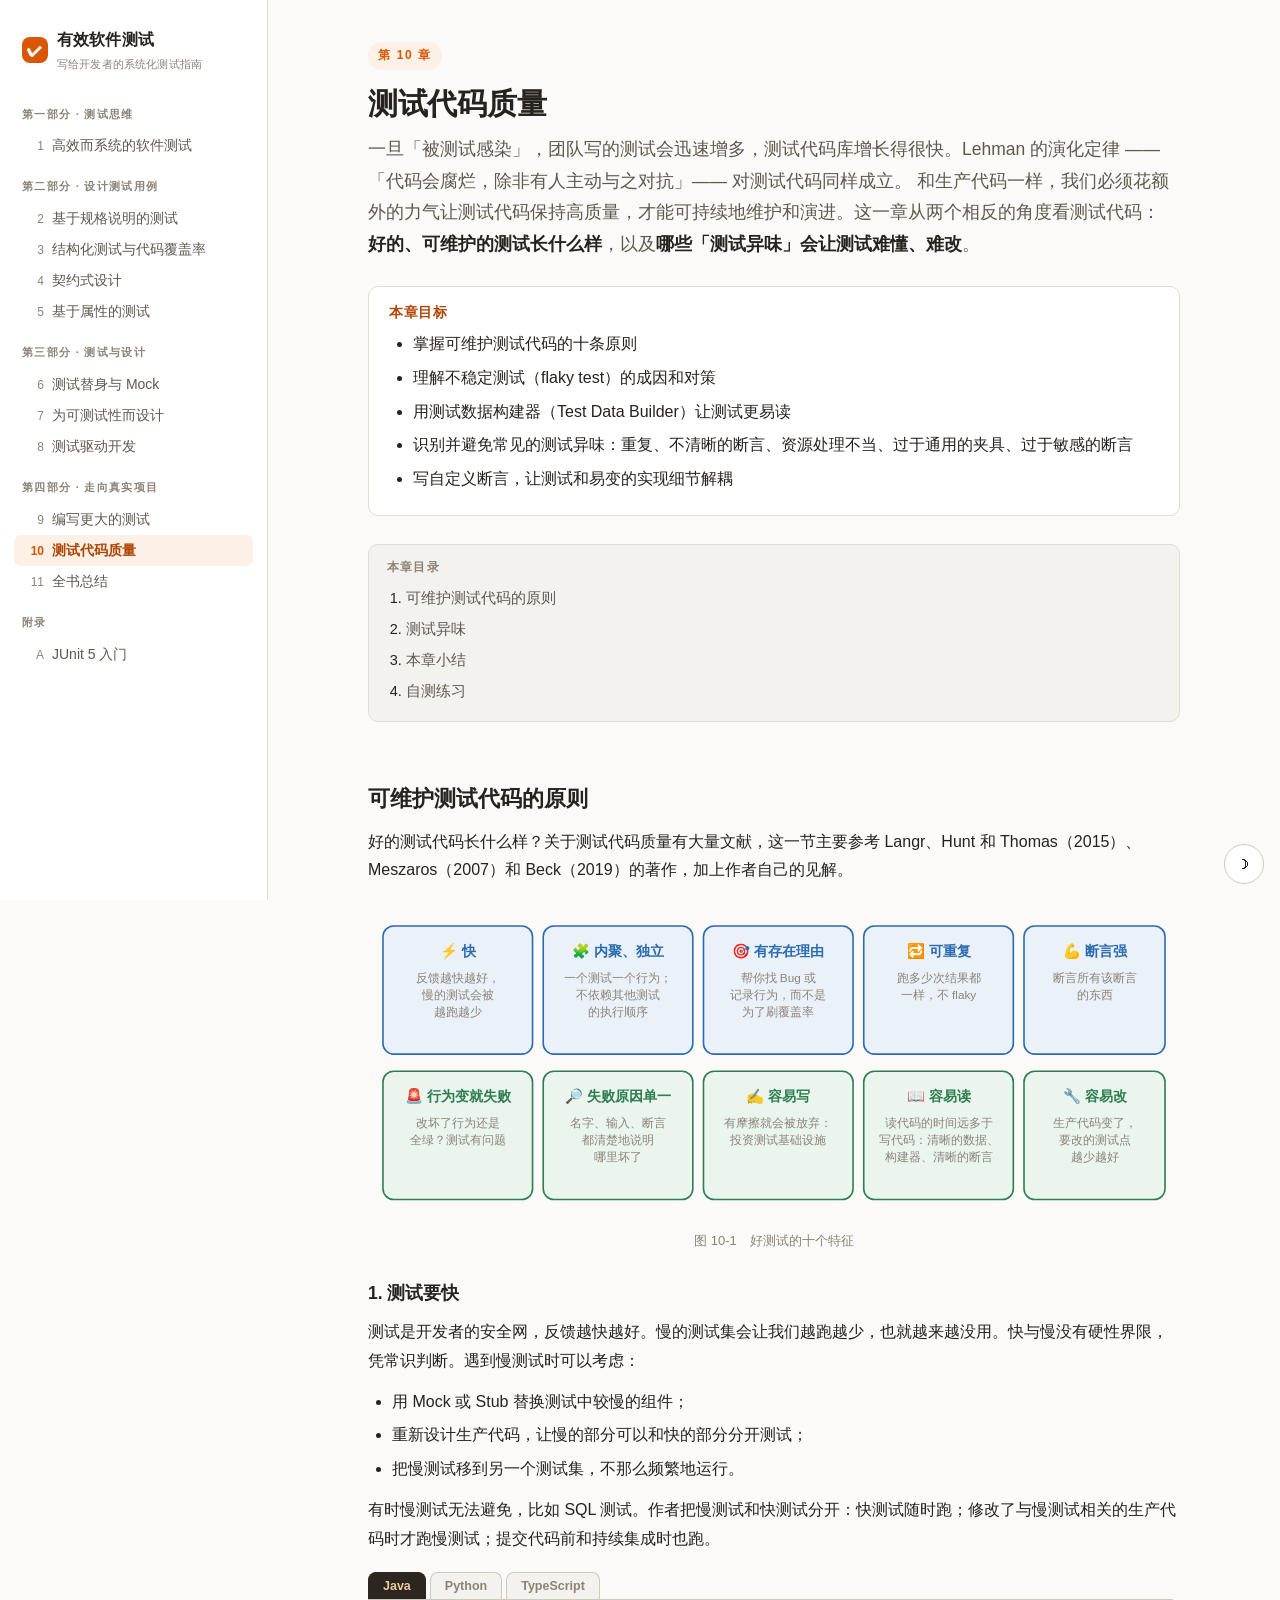
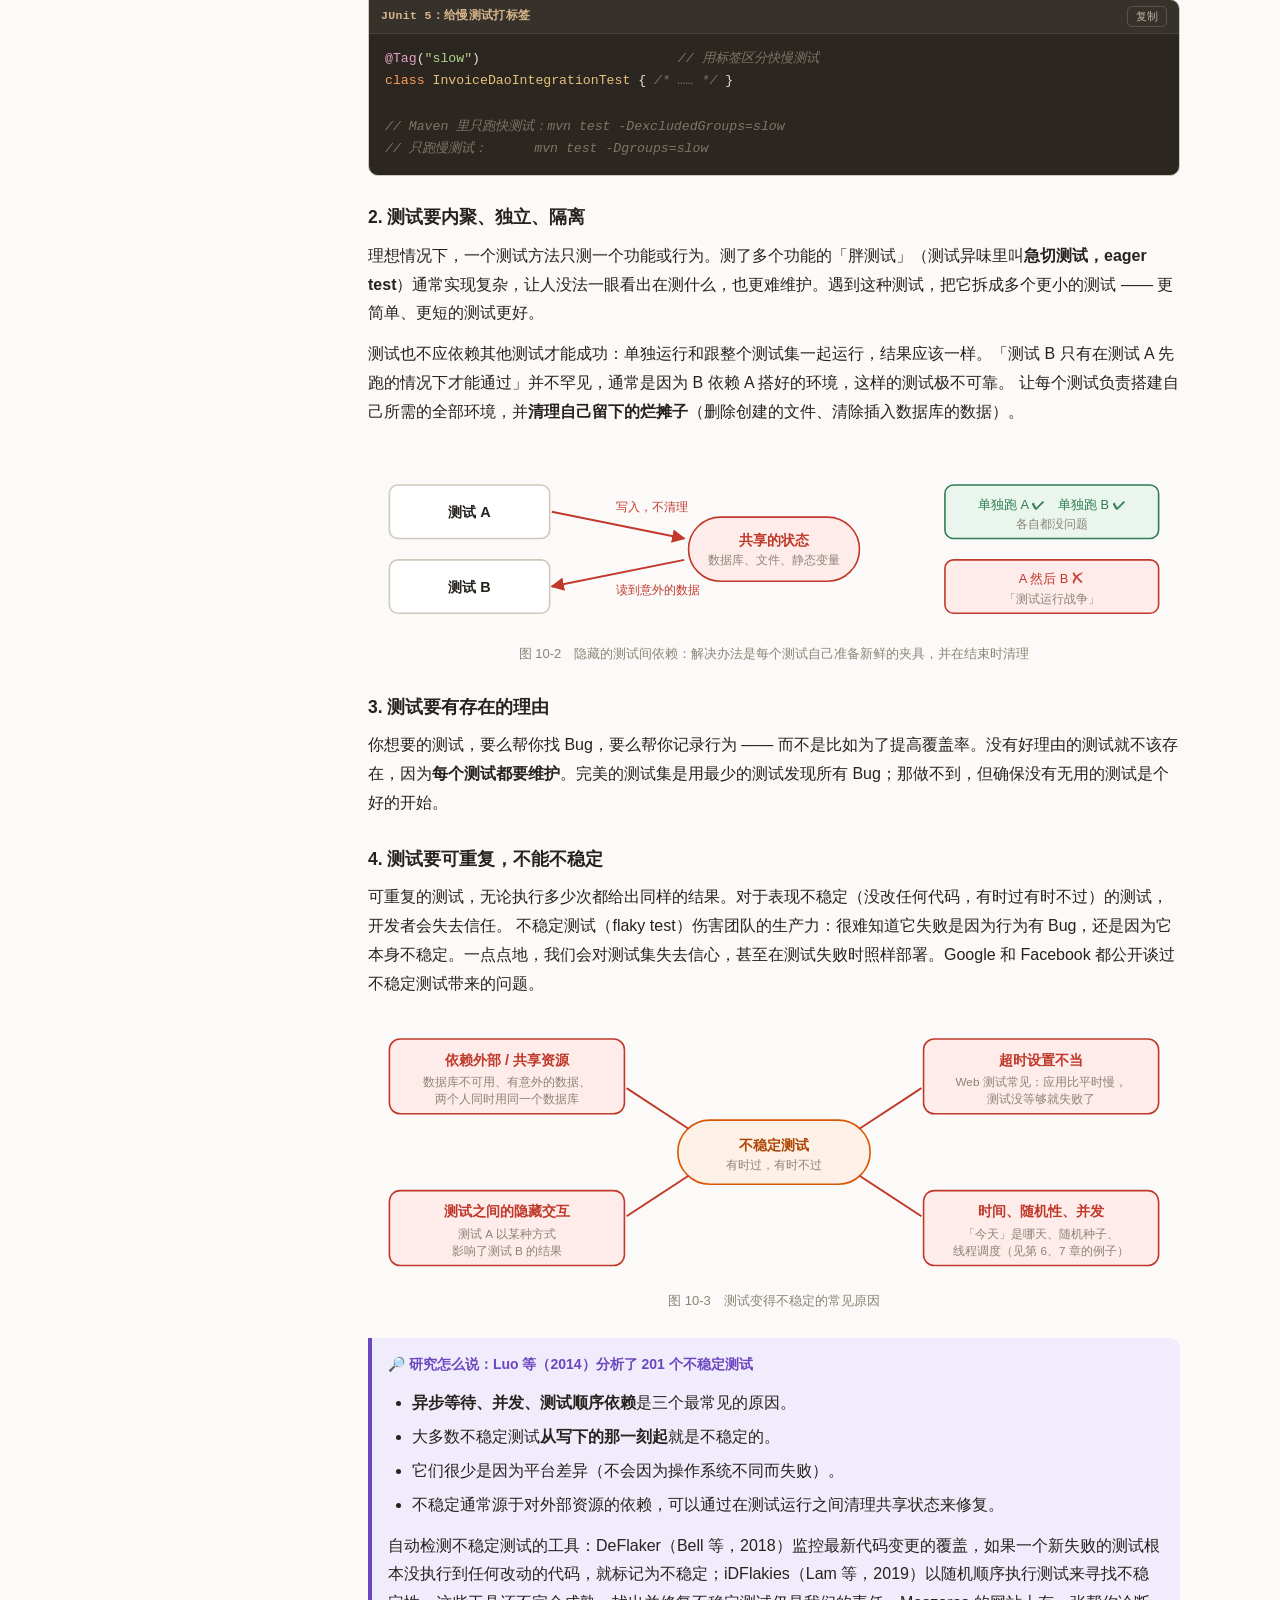
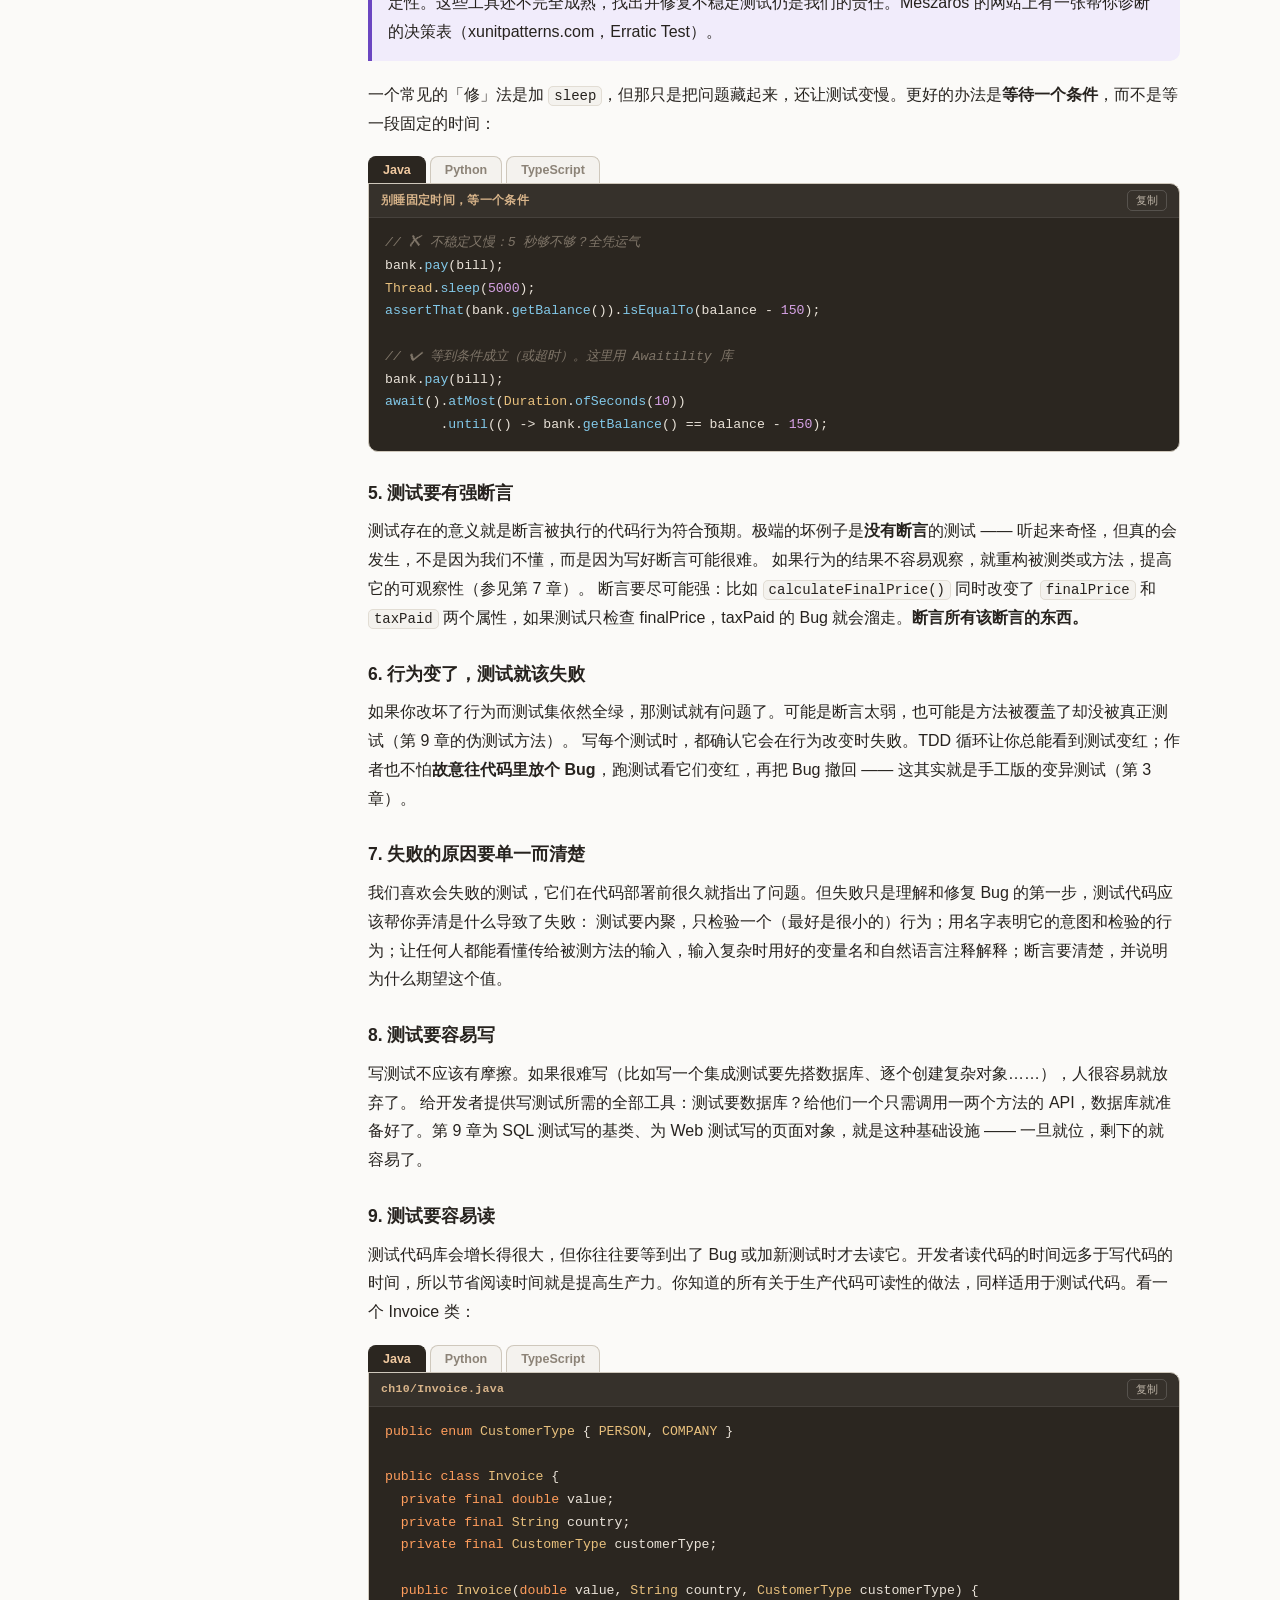
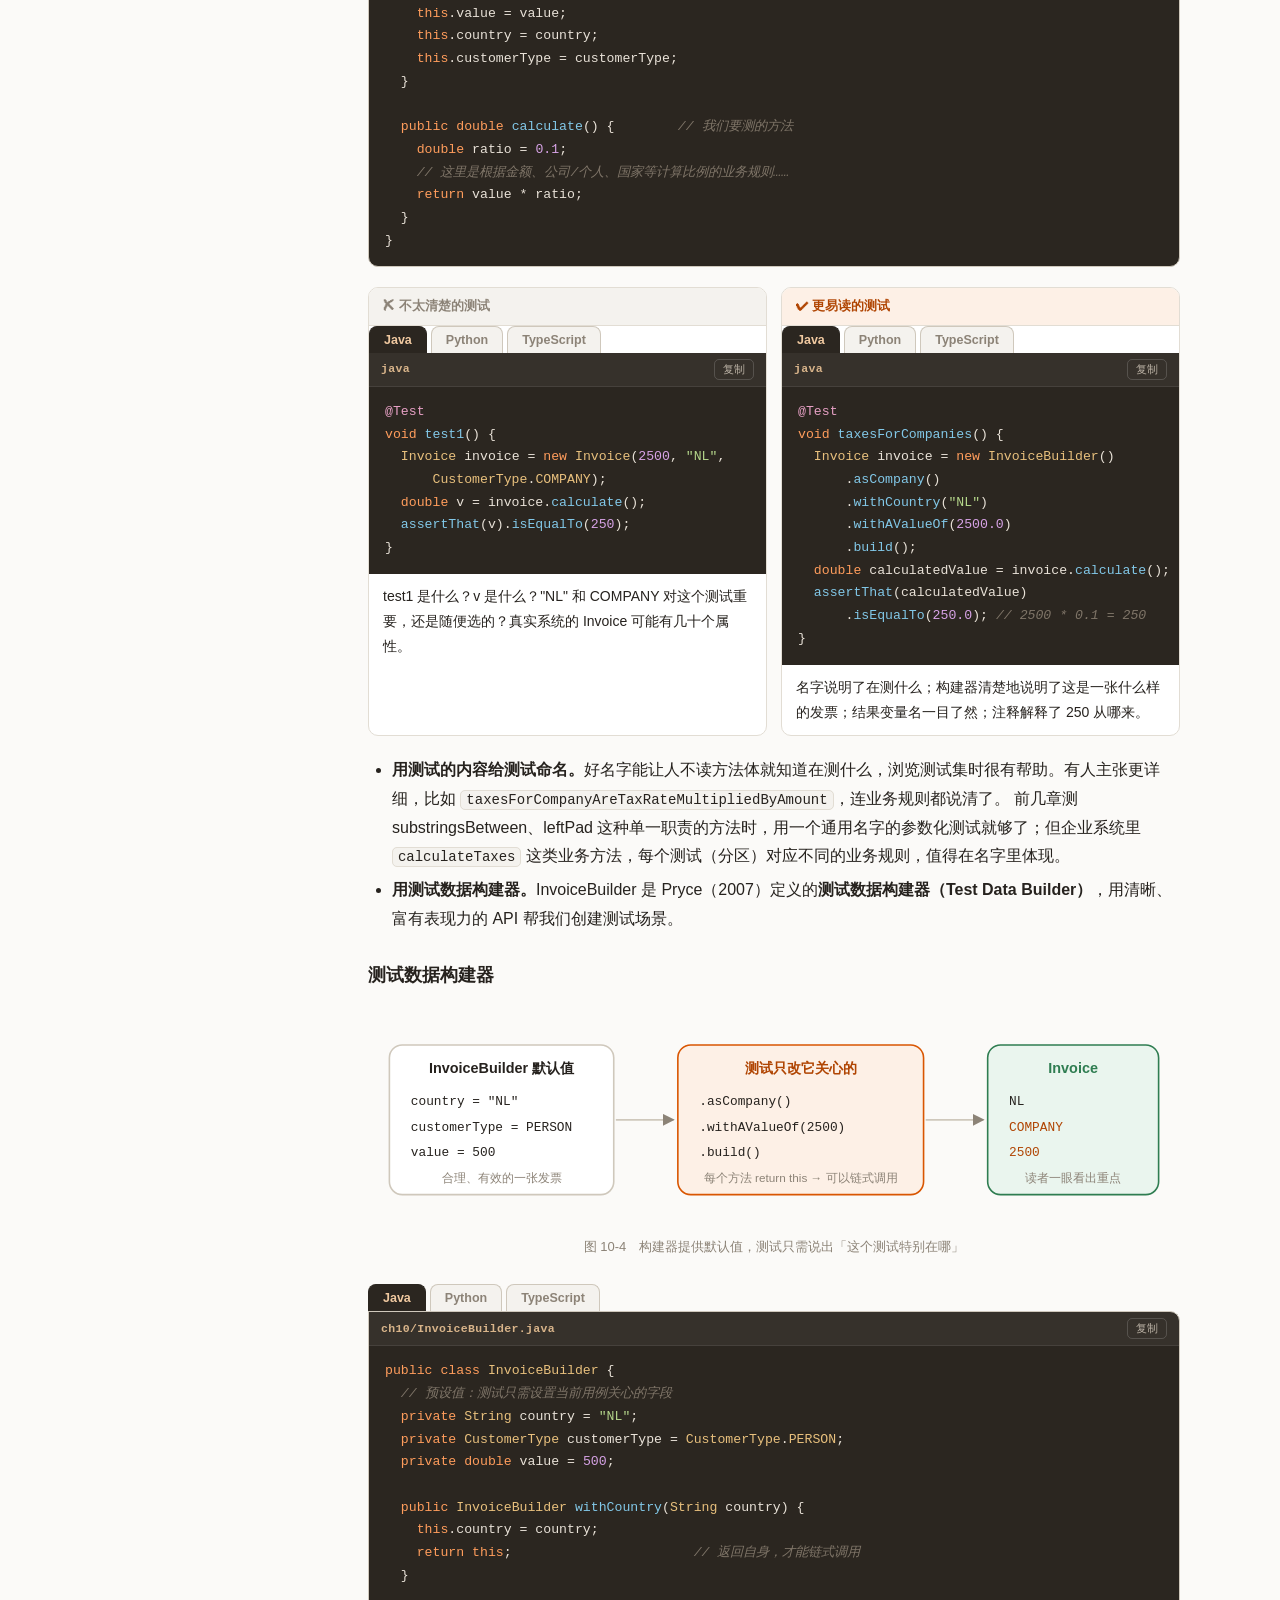
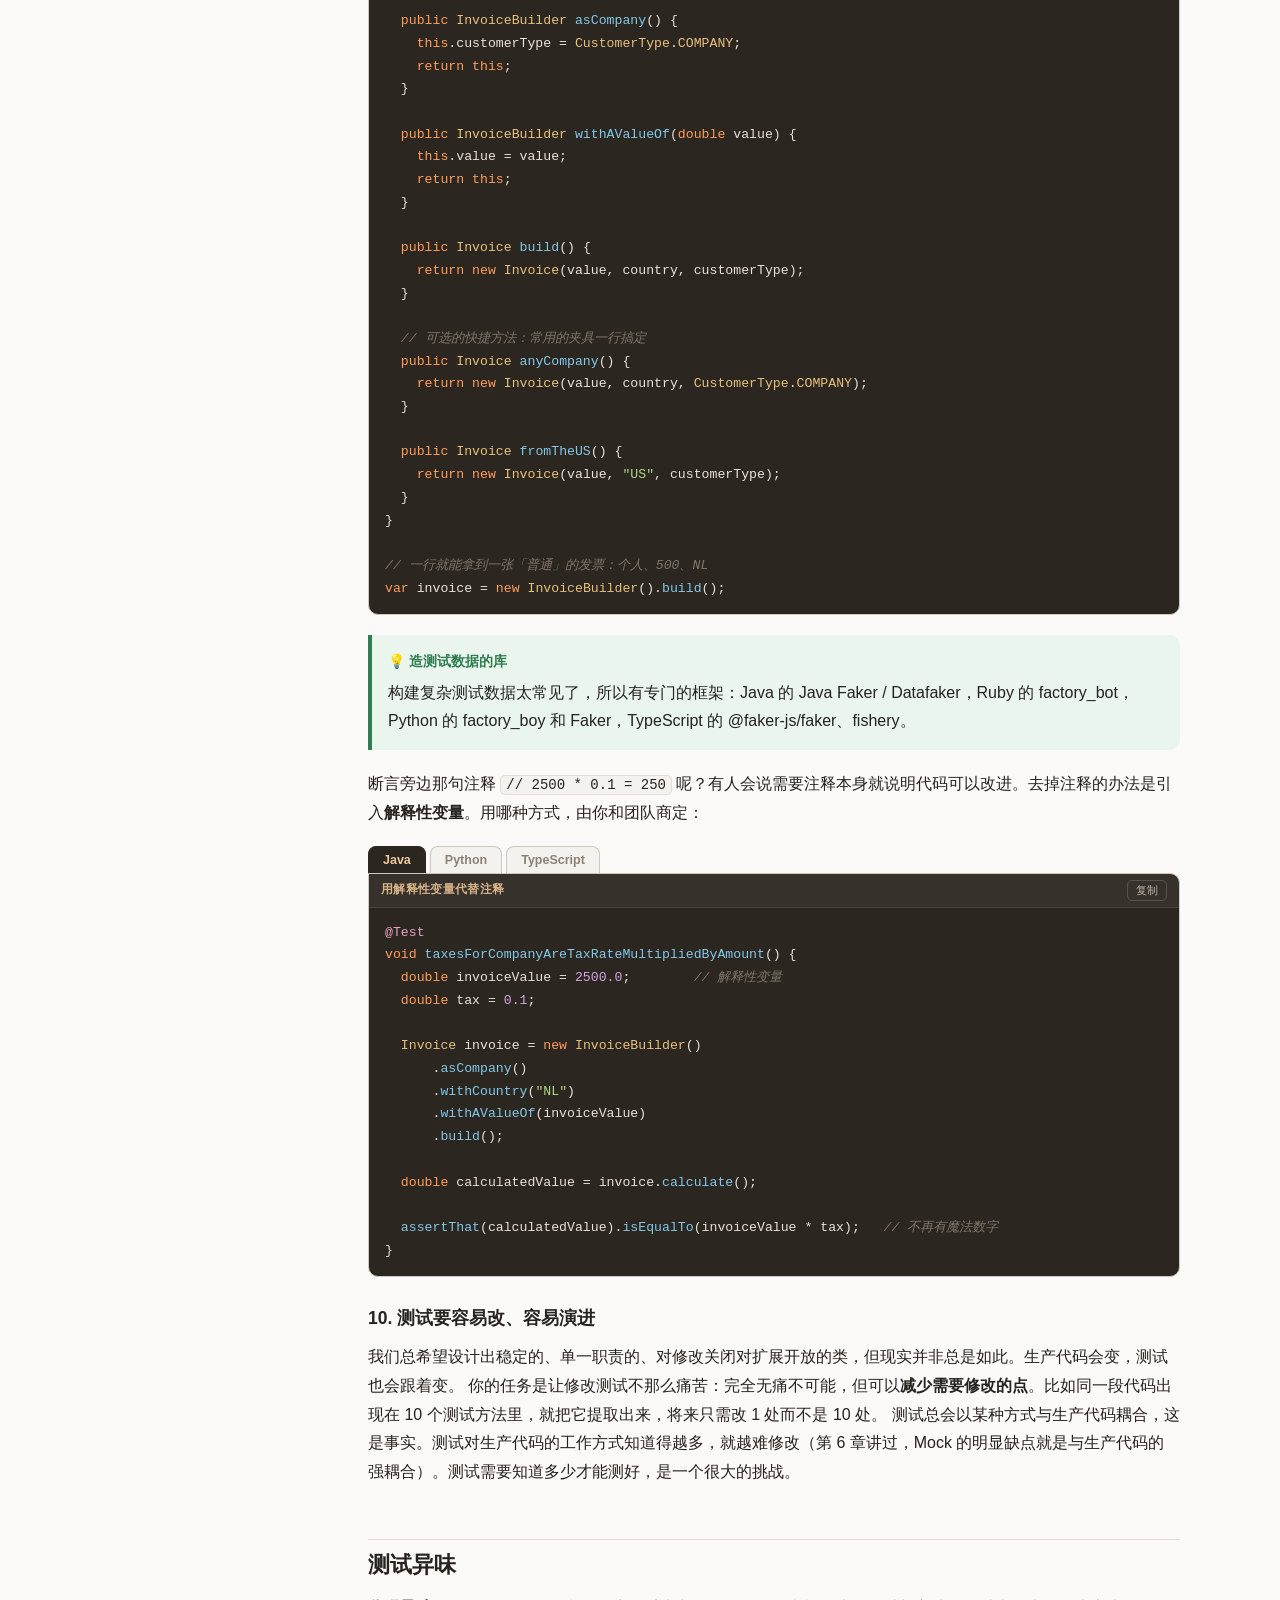
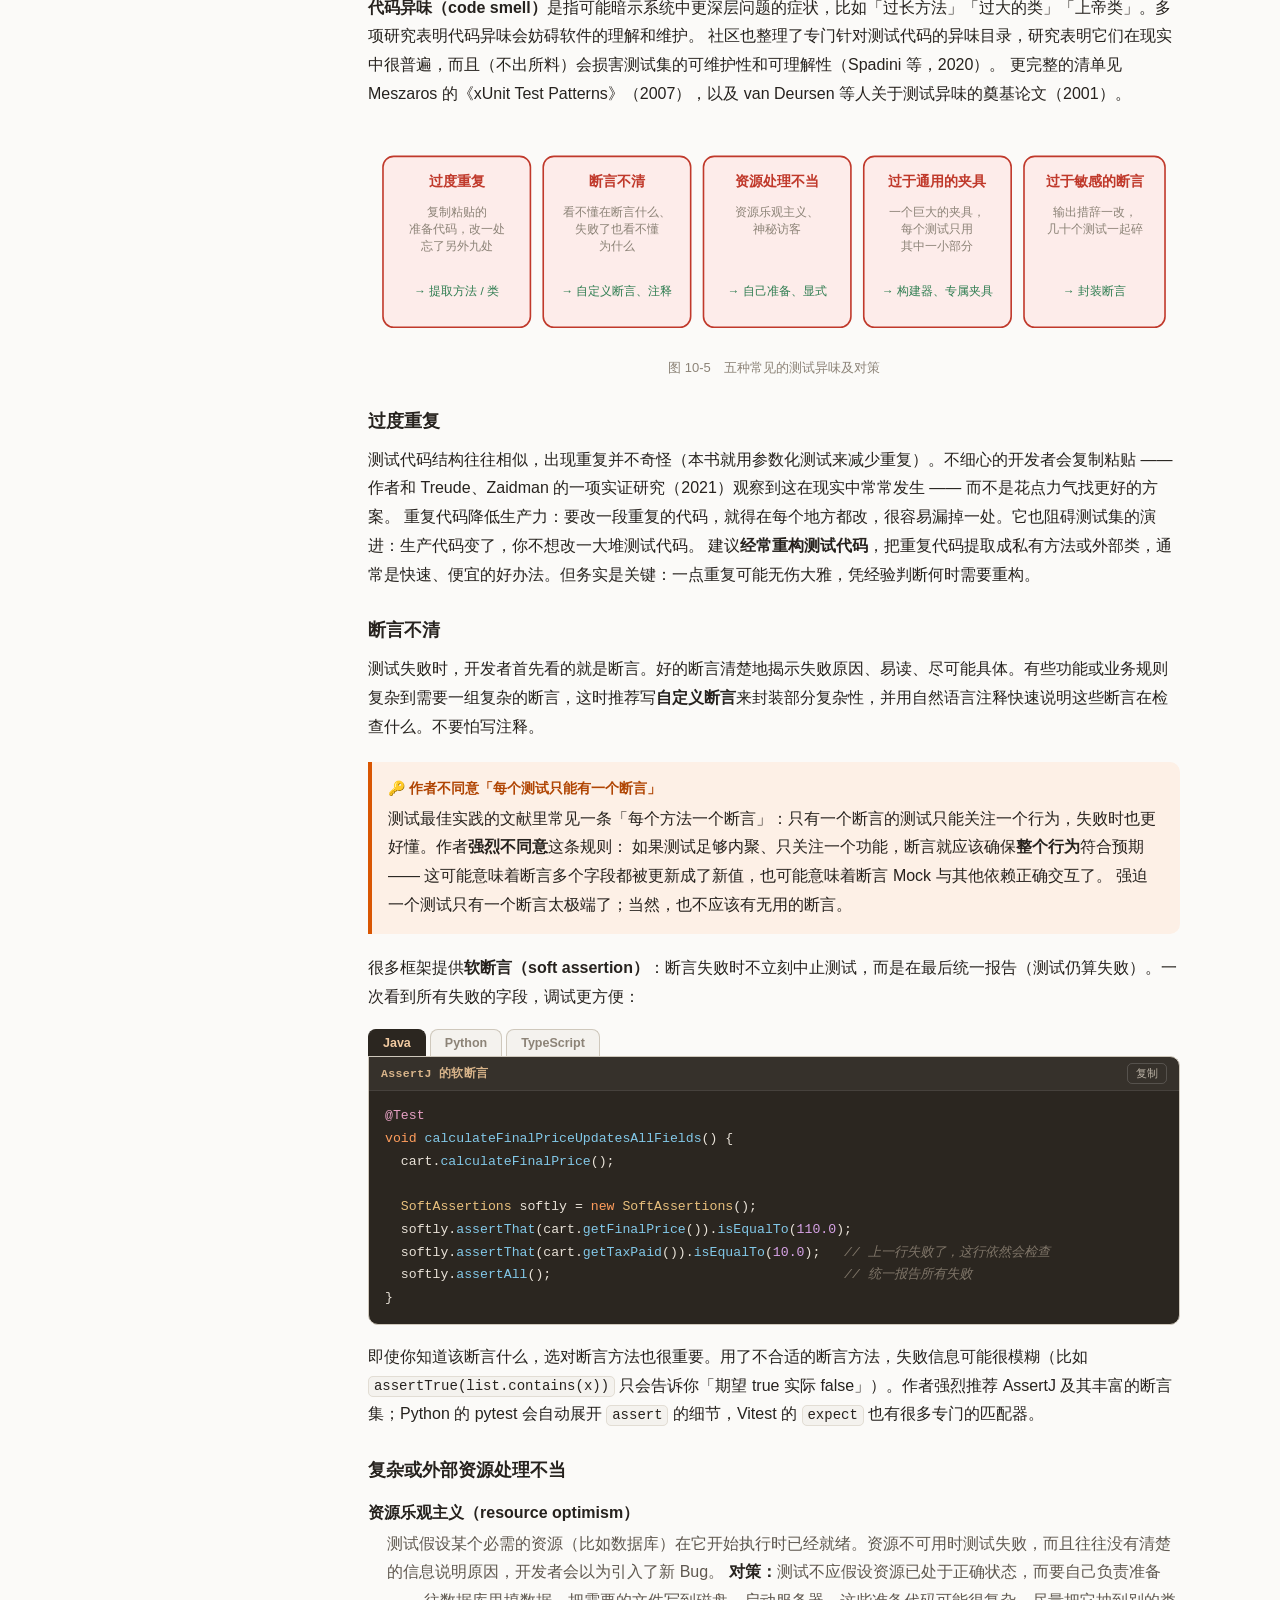
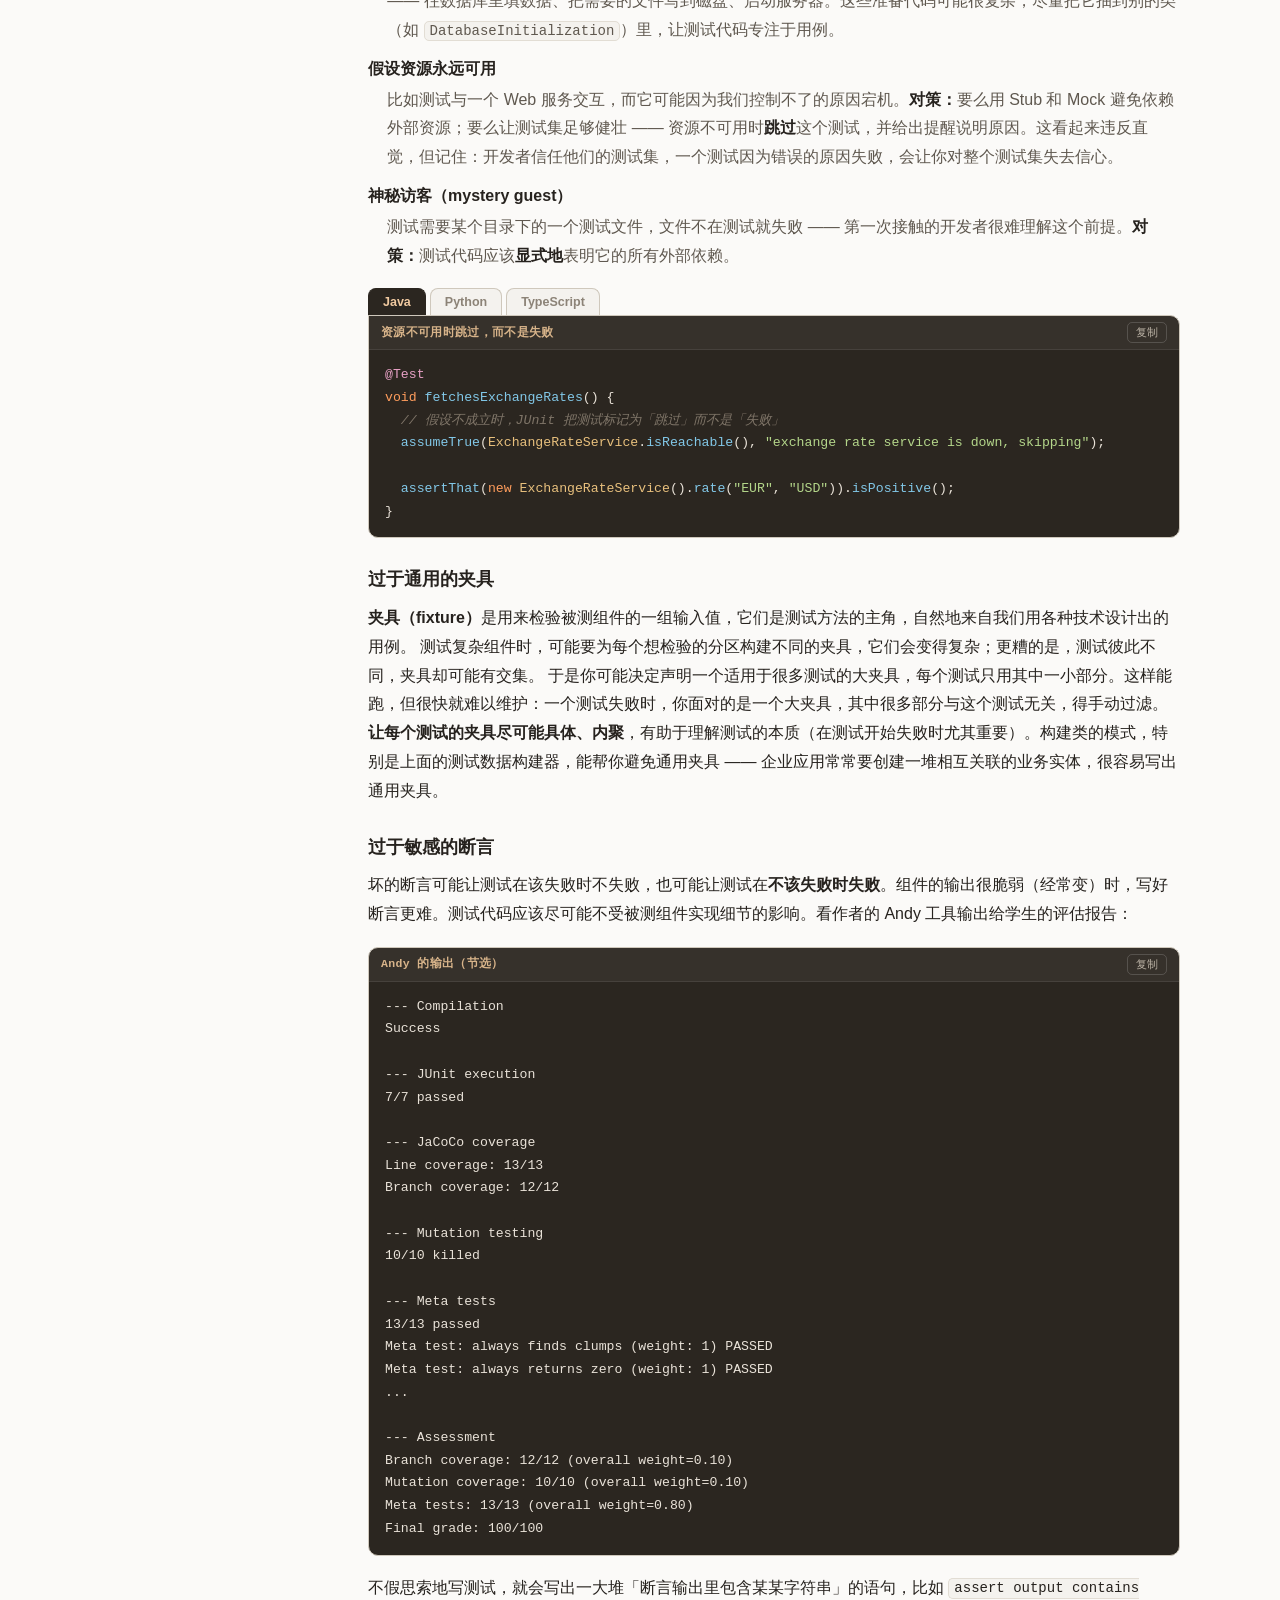
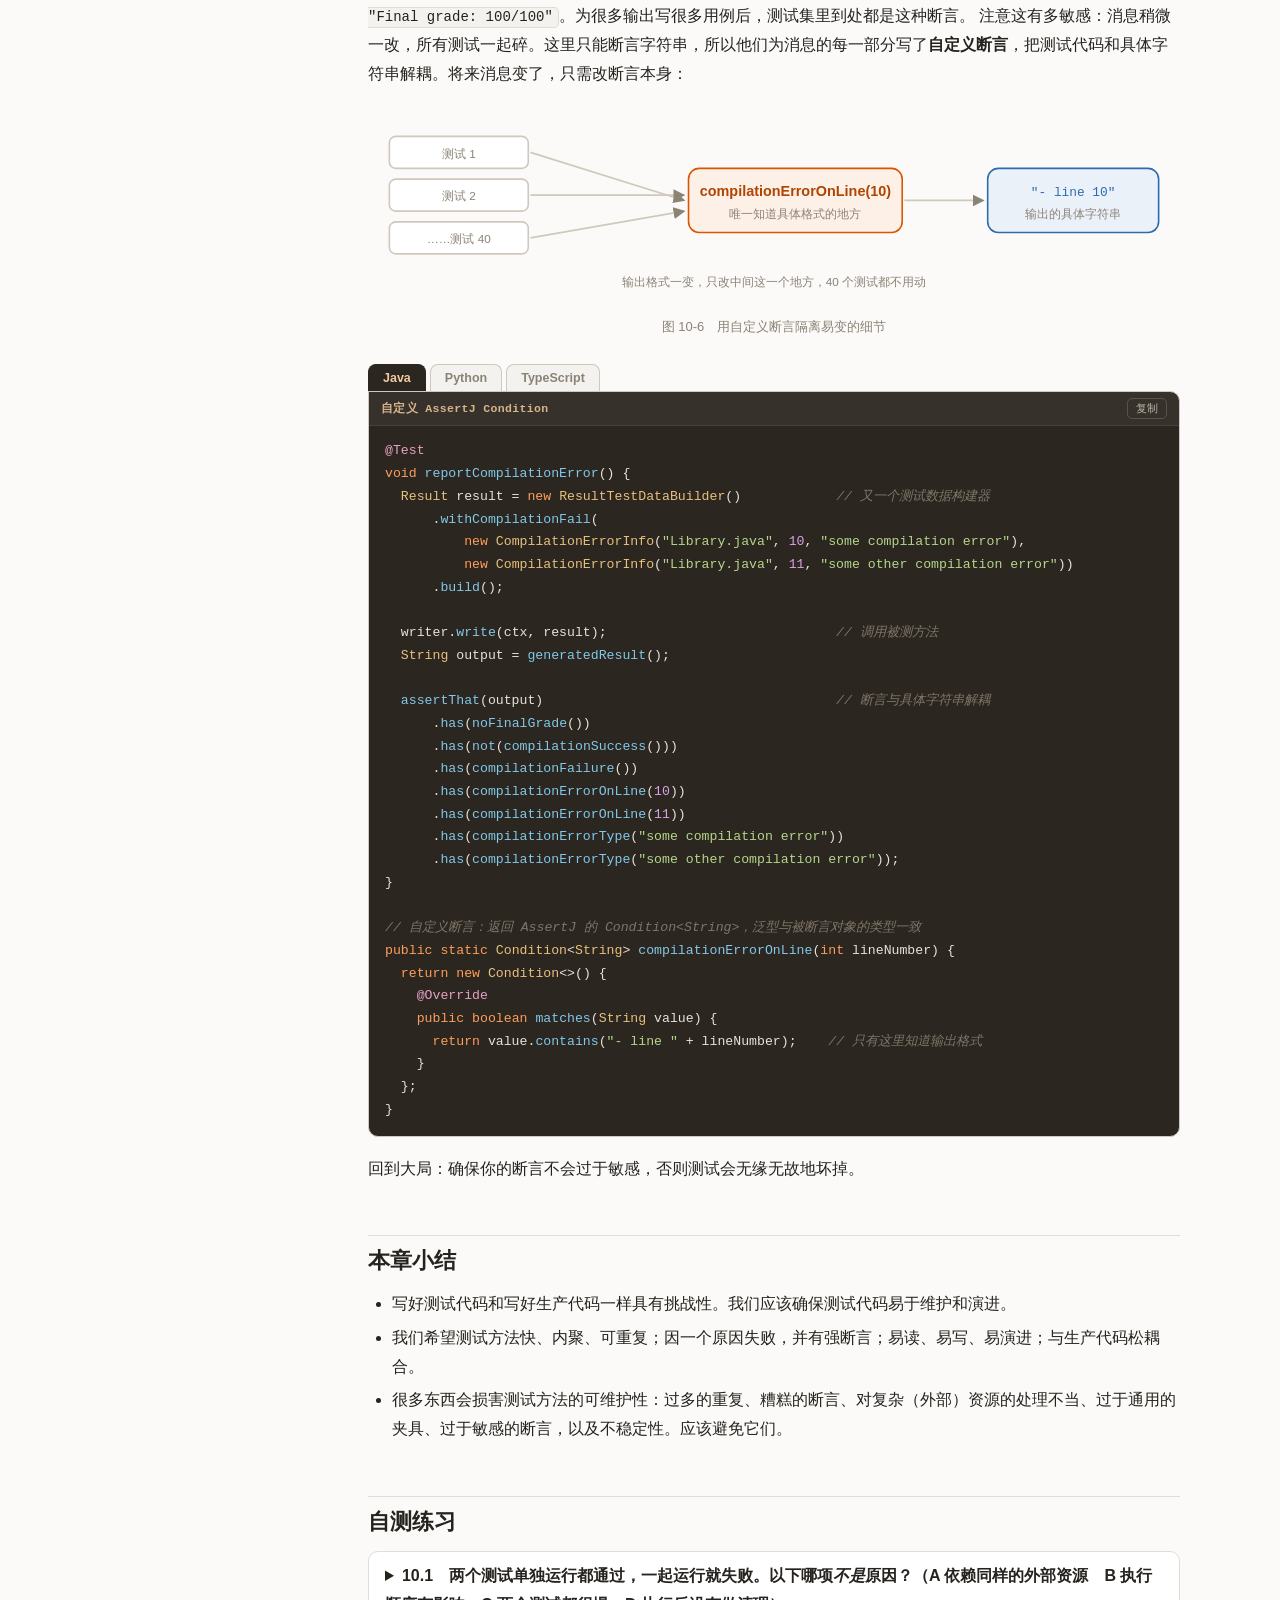
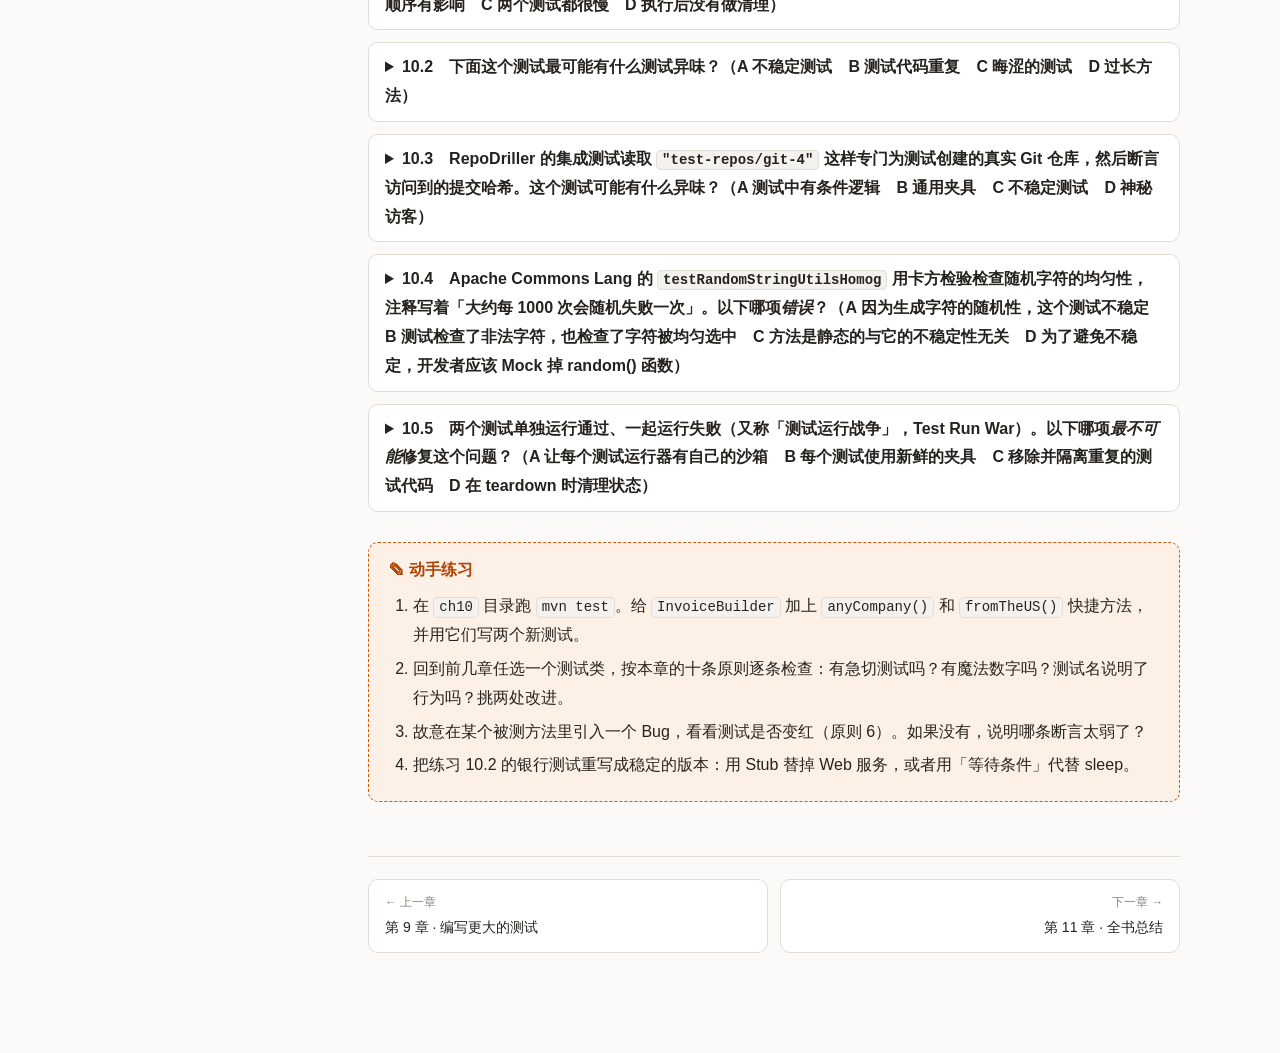
<file: docs/ch10.html>
<!doctype html>
<html lang="zh-CN">
<head>
<meta charset="utf-8">
<meta name="viewport" content="width=device-width,initial-scale=1">
<title>第 10 章 · 测试代码质量 — 有效软件测试</title>
<link rel="stylesheet" href="assets/style.css">
</head>
<body data-chapter="10">
<div id="app">
<aside id="sidebar"></aside>
<main>

<span class="chapter-eyebrow">第 10 章</span>
<h1>测试代码质量</h1>
<p class="lede">
  一旦「被测试感染」，团队写的测试会迅速增多，测试代码库增长得很快。Lehman 的演化定律 ——「代码会腐烂，除非有人主动与之对抗」—— 对测试代码同样成立。
  和生产代码一样，我们必须花额外的力气让测试代码保持高质量，才能可持续地维护和演进。这一章从两个相反的角度看测试代码：
  <strong>好的、可维护的测试长什么样</strong>，以及<strong>哪些「测试异味」会让测试难懂、难改</strong>。
</p>

<div class="goals">
  <h4>本章目标</h4>
  <ul>
    <li>掌握可维护测试代码的十条原则</li>
    <li>理解不稳定测试（flaky test）的成因和对策</li>
    <li>用测试数据构建器（Test Data Builder）让测试更易读</li>
    <li>识别并避免常见的测试异味：重复、不清晰的断言、资源处理不当、过于通用的夹具、过于敏感的断言</li>
    <li>写自定义断言，让测试和易变的实现细节解耦</li>
  </ul>
</div>

<div id="chapter-toc"></div>

<h2 id="principles">可维护测试代码的原则</h2>

<p>好的测试代码长什么样？关于测试代码质量有大量文献，这一节主要参考 Langr、Hunt 和 Thomas（2015）、Meszaros（2007）和 Beck（2019）的著作，加上作者自己的见解。</p>

<figure>
<svg class="dgm" viewBox="0 0 760 290" role="img" aria-label="好测试的十个特征">
  <rect class="bx-b" x="14" y="14" width="140" height="120" rx="10"/>
  <text class="ttl on-b" x="84" y="42" text-anchor="middle">⚡ 快</text>
  <text class="sm" x="84" y="66" text-anchor="middle">反馈越快越好，</text>
  <text class="sm" x="84" y="82" text-anchor="middle">慢的测试会被</text>
  <text class="sm" x="84" y="98" text-anchor="middle">越跑越少</text>
  <rect class="bx-b" x="164" y="14" width="140" height="120" rx="10"/>
  <text class="ttl on-b" x="234" y="42" text-anchor="middle">🧩 内聚、独立</text>
  <text class="sm" x="234" y="66" text-anchor="middle">一个测试一个行为；</text>
  <text class="sm" x="234" y="82" text-anchor="middle">不依赖其他测试</text>
  <text class="sm" x="234" y="98" text-anchor="middle">的执行顺序</text>
  <rect class="bx-b" x="314" y="14" width="140" height="120" rx="10"/>
  <text class="ttl on-b" x="384" y="42" text-anchor="middle">🎯 有存在理由</text>
  <text class="sm" x="384" y="66" text-anchor="middle">帮你找 Bug 或</text>
  <text class="sm" x="384" y="82" text-anchor="middle">记录行为，而不是</text>
  <text class="sm" x="384" y="98" text-anchor="middle">为了刷覆盖率</text>
  <rect class="bx-b" x="464" y="14" width="140" height="120" rx="10"/>
  <text class="ttl on-b" x="534" y="42" text-anchor="middle">🔁 可重复</text>
  <text class="sm" x="534" y="66" text-anchor="middle">跑多少次结果都</text>
  <text class="sm" x="534" y="82" text-anchor="middle">一样，不 flaky</text>
  <rect class="bx-b" x="614" y="14" width="132" height="120" rx="10"/>
  <text class="ttl on-b" x="680" y="42" text-anchor="middle">💪 断言强</text>
  <text class="sm" x="680" y="66" text-anchor="middle">断言所有该断言</text>
  <text class="sm" x="680" y="82" text-anchor="middle">的东西</text>

  <rect class="bx-g" x="14" y="150" width="140" height="120" rx="10"/>
  <text class="ttl on-g" x="84" y="178" text-anchor="middle">🚨 行为变就失败</text>
  <text class="sm" x="84" y="202" text-anchor="middle">改坏了行为还是</text>
  <text class="sm" x="84" y="218" text-anchor="middle">全绿？测试有问题</text>
  <rect class="bx-g" x="164" y="150" width="140" height="120" rx="10"/>
  <text class="ttl on-g" x="234" y="178" text-anchor="middle">🔎 失败原因单一</text>
  <text class="sm" x="234" y="202" text-anchor="middle">名字、输入、断言</text>
  <text class="sm" x="234" y="218" text-anchor="middle">都清楚地说明</text>
  <text class="sm" x="234" y="234" text-anchor="middle">哪里坏了</text>
  <rect class="bx-g" x="314" y="150" width="140" height="120" rx="10"/>
  <text class="ttl on-g" x="384" y="178" text-anchor="middle">✍ 容易写</text>
  <text class="sm" x="384" y="202" text-anchor="middle">有摩擦就会被放弃：</text>
  <text class="sm" x="384" y="218" text-anchor="middle">投资测试基础设施</text>
  <rect class="bx-g" x="464" y="150" width="140" height="120" rx="10"/>
  <text class="ttl on-g" x="534" y="178" text-anchor="middle">📖 容易读</text>
  <text class="sm" x="534" y="202" text-anchor="middle">读代码的时间远多于</text>
  <text class="sm" x="534" y="218" text-anchor="middle">写代码：清晰的数据、</text>
  <text class="sm" x="534" y="234" text-anchor="middle">构建器、清晰的断言</text>
  <rect class="bx-g" x="614" y="150" width="132" height="120" rx="10"/>
  <text class="ttl on-g" x="680" y="178" text-anchor="middle">🔧 容易改</text>
  <text class="sm" x="680" y="202" text-anchor="middle">生产代码变了，</text>
  <text class="sm" x="680" y="218" text-anchor="middle">要改的测试点</text>
  <text class="sm" x="680" y="234" text-anchor="middle">越少越好</text>
</svg>
<figcaption>图 10-1　好测试的十个特征</figcaption>
</figure>

<h3>1. 测试要快</h3>
<p>测试是开发者的安全网，反馈越快越好。慢的测试集会让我们越跑越少，也就越来越没用。快与慢没有硬性界限，凭常识判断。遇到慢测试时可以考虑：</p>
<ul>
  <li>用 Mock 或 Stub 替换测试中较慢的组件；</li>
  <li>重新设计生产代码，让慢的部分可以和快的部分分开测试；</li>
  <li>把慢测试移到另一个测试集，不那么频繁地运行。</li>
</ul>
<p>有时慢测试无法避免，比如 SQL 测试。作者把慢测试和快测试分开：快测试随时跑；修改了与慢测试相关的生产代码时才跑慢测试；提交代码前和持续集成时也跑。</p>

<div class="langs">
<div class="code" data-lang="java" data-file="JUnit 5：给慢测试打标签"><pre>
@Tag("slow")                         // 用标签区分快慢测试
class InvoiceDaoIntegrationTest { /* …… */ }

// Maven 里只跑快测试：mvn test -DexcludedGroups=slow
// 只跑慢测试：      mvn test -Dgroups=slow
</pre></div>
<div class="code" data-lang="python" data-file="pytest：用 marker 区分快慢测试"><pre>
import pytest

@pytest.mark.slow                    # 在 pyproject.toml 的 [tool.pytest.ini_options] markers 里登记
def test_invoice_dao_at_least(dao):
    ...

# 只跑快测试：pytest -m "not slow"
# 只跑慢测试：pytest -m slow
</pre></div>
<div class="code" data-lang="ts" data-file="Vitest：按文件或名字区分快慢测试"><pre>
// 约定：慢测试放在 *.slow.test.ts 里
// vitest.config.ts
export default defineConfig({
  test: { exclude: ["**/*.slow.test.ts", "**/node_modules/**"] },   // 默认只跑快测试
});

// vitest.slow.config.ts
export default defineConfig({
  test: { include: ["**/*.slow.test.ts"] },                        // 只包含慢测试
});

// 只跑快测试：npx vitest run
// 只跑慢测试：npx vitest run --config vitest.slow.config.ts
</pre></div>
</div>

<h3>2. 测试要内聚、独立、隔离</h3>
<p>
  理想情况下，一个测试方法只测一个功能或行为。测了多个功能的「胖测试」（测试异味里叫<strong>急切测试，eager test</strong>）通常实现复杂，让人没法一眼看出在测什么，也更难维护。遇到这种测试，把它拆成多个更小的测试 —— 更简单、更短的测试更好。
</p>
<p>
  测试也不应依赖其他测试才能成功：单独运行和跟整个测试集一起运行，结果应该一样。「测试 B 只有在测试 A 先跑的情况下才能通过」并不罕见，通常是因为 B 依赖 A 搭好的环境，这样的测试极不可靠。
  让每个测试负责搭建自己所需的全部环境，并<strong>清理自己留下的烂摊子</strong>（删除创建的文件、清除插入数据库的数据）。
</p>

<figure>
<svg class="dgm" viewBox="0 0 760 170" role="img" aria-label="测试之间通过共享状态产生隐藏依赖：单独运行都通过，一起运行就失败">
  <rect class="bx" x="20" y="30" width="150" height="50" rx="8"/><text class="ttl" x="95" y="60" text-anchor="middle">测试 A</text>
  <rect class="bx" x="20" y="100" width="150" height="50" rx="8"/><text class="ttl" x="95" y="130" text-anchor="middle">测试 B</text>
  <rect class="bx-r" x="300" y="60" width="160" height="60" rx="30"/>
  <text class="ttl on-r" x="380" y="86" text-anchor="middle">共享的状态</text>
  <text class="sm" x="380" y="104" text-anchor="middle">数据库、文件、静态变量</text>
  <path class="ln-r" d="M172 55 L296 80" marker-end="url(#ar-r)"/>
  <text class="sm on-r" x="232" y="54">写入，不清理</text>
  <path class="ln-r" d="M296 100 L172 125" marker-end="url(#ar-r)"/>
  <text class="sm on-r" x="232" y="132">读到意外的数据</text>
  <rect class="bx-g" x="540" y="30" width="200" height="50" rx="8"/>
  <text class="lbl on-g" x="640" y="52" text-anchor="middle">单独跑 A ✔　单独跑 B ✔</text>
  <text class="sm" x="640" y="70" text-anchor="middle">各自都没问题</text>
  <rect class="bx-r" x="540" y="100" width="200" height="50" rx="8"/>
  <text class="lbl on-r" x="640" y="122" text-anchor="middle">A 然后 B ✘</text>
  <text class="sm" x="640" y="140" text-anchor="middle">「测试运行战争」</text>
</svg>
<figcaption>图 10-2　隐藏的测试间依赖：解决办法是每个测试自己准备新鲜的夹具，并在结束时清理</figcaption>
</figure>

<h3>3. 测试要有存在的理由</h3>
<p>你想要的测试，要么帮你找 Bug，要么帮你记录行为 —— 而不是比如为了提高覆盖率。没有好理由的测试就不该存在，因为<strong>每个测试都要维护</strong>。完美的测试集是用最少的测试发现所有 Bug；那做不到，但确保没有无用的测试是个好的开始。</p>

<h3>4. 测试要可重复，不能不稳定</h3>
<p>
  可重复的测试，无论执行多少次都给出同样的结果。对于表现不稳定（没改任何代码，有时过有时不过）的测试，开发者会失去信任。
  不稳定测试（flaky test）伤害团队的生产力：很难知道它失败是因为行为有 Bug，还是因为它本身不稳定。一点点地，我们会对测试集失去信心，甚至在测试失败时照样部署。Google 和 Facebook 都公开谈过不稳定测试带来的问题。
</p>

<figure>
<svg class="dgm" viewBox="0 0 760 240" role="img" aria-label="不稳定测试的常见原因">
  <rect class="bx-a" x="290" y="90" width="180" height="60" rx="30"/>
  <text class="ttl on-a" x="380" y="118" text-anchor="middle">不稳定测试</text>
  <text class="sm" x="380" y="136" text-anchor="middle">有时过，有时不过</text>
  <rect class="bx-r" x="20" y="14" width="220" height="70" rx="10"/>
  <text class="ttl on-r" x="130" y="38" text-anchor="middle">依赖外部 / 共享资源</text>
  <text class="sm" x="130" y="58" text-anchor="middle">数据库不可用、有意外的数据、</text>
  <text class="sm" x="130" y="74" text-anchor="middle">两个人同时用同一个数据库</text>
  <rect class="bx-r" x="520" y="14" width="220" height="70" rx="10"/>
  <text class="ttl on-r" x="630" y="38" text-anchor="middle">超时设置不当</text>
  <text class="sm" x="630" y="58" text-anchor="middle">Web 测试常见：应用比平时慢，</text>
  <text class="sm" x="630" y="74" text-anchor="middle">测试没等够就失败了</text>
  <rect class="bx-r" x="20" y="156" width="220" height="70" rx="10"/>
  <text class="ttl on-r" x="130" y="180" text-anchor="middle">测试之间的隐藏交互</text>
  <text class="sm" x="130" y="200" text-anchor="middle">测试 A 以某种方式</text>
  <text class="sm" x="130" y="216" text-anchor="middle">影响了测试 B 的结果</text>
  <rect class="bx-r" x="520" y="156" width="220" height="70" rx="10"/>
  <text class="ttl on-r" x="630" y="180" text-anchor="middle">时间、随机性、并发</text>
  <text class="sm" x="630" y="200" text-anchor="middle">「今天」是哪天、随机种子、</text>
  <text class="sm" x="630" y="216" text-anchor="middle">线程调度（见第 6、7 章的例子）</text>
  <path class="ln-r" d="M242 60 L300 98"/><path class="ln-r" d="M518 60 L460 98"/>
  <path class="ln-r" d="M242 180 L300 142"/><path class="ln-r" d="M518 180 L460 142"/>
</svg>
<figcaption>图 10-3　测试变得不稳定的常见原因</figcaption>
</figure>

<div class="box deep">
  <div class="t">&#128270; 研究怎么说：Luo 等（2014）分析了 201 个不稳定测试</div>
  <ul>
    <li><strong>异步等待、并发、测试顺序依赖</strong>是三个最常见的原因。</li>
    <li>大多数不稳定测试<strong>从写下的那一刻起</strong>就是不稳定的。</li>
    <li>它们很少是因为平台差异（不会因为操作系统不同而失败）。</li>
    <li>不稳定通常源于对外部资源的依赖，可以通过在测试运行之间清理共享状态来修复。</li>
  </ul>
  <p>自动检测不稳定测试的工具：DeFlaker（Bell 等，2018）监控最新代码变更的覆盖，如果一个新失败的测试根本没执行到任何改动的代码，就标记为不稳定；iDFlakies（Lam 等，2019）以随机顺序执行测试来寻找不稳定性。这些工具还不完全成熟，找出并修复不稳定测试仍是我们的责任。Meszaros 的网站上有一张帮你诊断的决策表（xunitpatterns.com，Erratic Test）。</p>
</div>

<p>一个常见的「修」法是加 <code>sleep</code>，但那只是把问题藏起来，还让测试变慢。更好的办法是<strong>等待一个条件</strong>，而不是等一段固定的时间：</p>

<div class="langs">
<div class="code" data-lang="java" data-file="别睡固定时间，等一个条件"><pre>
// ✘ 不稳定又慢：5 秒够不够？全凭运气
bank.pay(bill);
Thread.sleep(5000);
assertThat(bank.getBalance()).isEqualTo(balance - 150);

// ✔ 等到条件成立（或超时）。这里用 Awaitility 库
bank.pay(bill);
await().atMost(Duration.ofSeconds(10))
       .until(() -&gt; bank.getBalance() == balance - 150);
</pre></div>
<div class="code" data-lang="python" data-file="别睡固定时间，等一个条件"><pre>
import time

# ✘ 不稳定又慢：5 秒够不够？全凭运气
bank.pay(bill)
time.sleep(5)
assert bank.get_balance() == balance - 150

# ✔ 等到条件成立（或超时）。一个小小的轮询辅助函数
def wait_until(condition, timeout=10.0, interval=0.1):
    deadline = time.monotonic() + timeout
    while time.monotonic() &lt; deadline:
        if condition():
            return
        time.sleep(interval)
    raise AssertionError("condition not met in time")

bank.pay(bill)
wait_until(lambda: bank.get_balance() == balance - 150)
</pre></div>
<div class="code" data-lang="ts" data-file="别睡固定时间，等一个条件"><pre>
// ✘ 不稳定又慢：5 秒够不够？全凭运气
await bank.pay(bill);
await new Promise((r) =&gt; setTimeout(r, 5000));
expect(await bank.getBalance()).toBe(balance - 150);

// ✔ 等到条件成立（或超时）。Vitest 内置 expect.poll
await bank.pay(bill);
await expect.poll(() =&gt; bank.getBalance(), { timeout: 10_000 }).toBe(balance - 150);
</pre></div>
</div>

<h3>5. 测试要有强断言</h3>
<p>
  测试存在的意义就是断言被执行的代码行为符合预期。极端的坏例子是<strong>没有断言</strong>的测试 —— 听起来奇怪，但真的会发生，不是因为我们不懂，而是因为写好断言可能很难。
  如果行为的结果不容易观察，就重构被测类或方法，提高它的可观察性（参见第 7 章）。
  断言要尽可能强：比如 <code>calculateFinalPrice()</code> 同时改变了 <code>finalPrice</code> 和 <code>taxPaid</code> 两个属性，如果测试只检查 finalPrice，taxPaid 的 Bug 就会溜走。<strong>断言所有该断言的东西。</strong>
</p>

<h3>6. 行为变了，测试就该失败</h3>
<p>
  如果你改坏了行为而测试集依然全绿，那测试就有问题了。可能是断言太弱，也可能是方法被覆盖了却没被真正测试（第 9 章的伪测试方法）。
  写每个测试时，都确认它会在行为改变时失败。TDD 循环让你总能看到测试变红；作者也不怕<strong>故意往代码里放个 Bug</strong>，跑测试看它们变红，再把 Bug 撤回 —— 这其实就是手工版的变异测试（第 3 章）。
</p>

<h3>7. 失败的原因要单一而清楚</h3>
<p>
  我们喜欢会失败的测试，它们在代码部署前很久就指出了问题。但失败只是理解和修复 Bug 的第一步，测试代码应该帮你弄清是什么导致了失败：
  测试要内聚，只检验一个（最好是很小的）行为；用名字表明它的意图和检验的行为；让任何人都能看懂传给被测方法的输入，输入复杂时用好的变量名和自然语言注释解释；断言要清楚，并说明为什么期望这个值。
</p>

<h3>8. 测试要容易写</h3>
<p>
  写测试不应该有摩擦。如果很难写（比如写一个集成测试要先搭数据库、逐个创建复杂对象……），人很容易就放弃了。
  给开发者提供写测试所需的全部工具：测试要数据库？给他们一个只需调用一两个方法的 API，数据库就准备好了。第 9 章为 SQL 测试写的基类、为 Web 测试写的页面对象，就是这种基础设施 —— 一旦就位，剩下的就容易了。
</p>

<h3>9. 测试要容易读</h3>

<p>测试代码库会增长得很大，但你往往要等到出了 Bug 或加新测试时才去读它。开发者读代码的时间远多于写代码的时间，所以节省阅读时间就是提高生产力。你知道的所有关于生产代码可读性的做法，同样适用于测试代码。看一个 Invoice 类：</p>

<div class="langs">
<div class="code" data-lang="java" data-file="ch10/Invoice.java"><pre>
public enum CustomerType { PERSON, COMPANY }

public class Invoice {
  private final double value;
  private final String country;
  private final CustomerType customerType;

  public Invoice(double value, String country, CustomerType customerType) {
    this.value = value;
    this.country = country;
    this.customerType = customerType;
  }

  public double calculate() {        // 我们要测的方法
    double ratio = 0.1;
    // 这里是根据金额、公司/个人、国家等计算比例的业务规则……
    return value * ratio;
  }
}
</pre></div>
<div class="code" data-lang="python" data-file="invoice.py"><pre>
from dataclasses import dataclass
from enum import Enum

class CustomerType(Enum):
    PERSON = "person"
    COMPANY = "company"

@dataclass(frozen=True)
class Invoice:
    value: float
    country: str
    customer_type: CustomerType

    def calculate(self) -&gt; float:    # 我们要测的方法
        ratio = 0.1
        # 这里是根据金额、公司/个人、国家等计算比例的业务规则……
        return self.value * ratio
</pre></div>
<div class="code" data-lang="ts" data-file="invoice.ts"><pre>
export type CustomerType = "PERSON" | "COMPANY";

export class Invoice {
  constructor(
    readonly value: number,
    readonly country: string,
    readonly customerType: CustomerType,
  ) {}

  calculate(): number {              // 我们要测的方法
    const ratio = 0.1;
    // 这里是根据金额、公司/个人、国家等计算比例的业务规则……
    return this.value * ratio;
  }
}
</pre></div>
</div>

<div class="vs">
  <div class="old"><div class="h">✘ 不太清楚的测试</div>
    <div class="langs" style="margin:0">
<div class="code" data-lang="java"><pre>
@Test
void test1() {
  Invoice invoice = new Invoice(2500, "NL",
      CustomerType.COMPANY);
  double v = invoice.calculate();
  assertThat(v).isEqualTo(250);
}
</pre></div>
<div class="code" data-lang="python"><pre>
def test1():
    invoice = Invoice(2500, "NL",
                      CustomerType.COMPANY)
    v = invoice.calculate()
    assert v == 250
</pre></div>
<div class="code" data-lang="ts"><pre>
test("test1", () =&gt; {
  const invoice = new Invoice(2500, "NL",
    "COMPANY");
  const v = invoice.calculate();
  expect(v).toBe(250);
});
</pre></div>
    </div>
    <div style="padding:10px 14px;font-size:14px">test1 是什么？v 是什么？"NL" 和 COMPANY 对这个测试重要，还是随便选的？真实系统的 Invoice 可能有几十个属性。</div></div>
  <div class="new"><div class="h">✔ 更易读的测试</div>
    <div class="langs" style="margin:0">
<div class="code" data-lang="java"><pre>
@Test
void taxesForCompanies() {
  Invoice invoice = new InvoiceBuilder()
      .asCompany()
      .withCountry("NL")
      .withAValueOf(2500.0)
      .build();
  double calculatedValue = invoice.calculate();
  assertThat(calculatedValue)
      .isEqualTo(250.0); // 2500 * 0.1 = 250
}
</pre></div>
<div class="code" data-lang="python"><pre>
def test_taxes_for_companies():
    invoice = (InvoiceBuilder()
               .as_company()
               .with_country("NL")
               .with_a_value_of(2500.0)
               .build())
    calculated_value = invoice.calculate()
    assert calculated_value == 250.0  # 2500*0.1
</pre></div>
<div class="code" data-lang="ts"><pre>
test("taxes for companies", () =&gt; {
  const invoice = new InvoiceBuilder()
    .asCompany()
    .withCountry("NL")
    .withAValueOf(2500)
    .build();
  const calculatedValue = invoice.calculate();
  expect(calculatedValue)
    .toBe(250); // 2500 * 0.1 = 250
});
</pre></div>
    </div>
    <div style="padding:10px 14px;font-size:14px">名字说明了在测什么；构建器清楚地说明了这是一张什么样的发票；结果变量名一目了然；注释解释了 250 从哪来。</div></div>
</div>

<ul>
  <li><strong>用测试的内容给测试命名。</strong>好名字能让人不读方法体就知道在测什么，浏览测试集时很有帮助。有人主张更详细，比如 <code>taxesForCompanyAreTaxRateMultipliedByAmount</code>，连业务规则都说清了。
    前几章测 substringsBetween、leftPad 这种单一职责的方法时，用一个通用名字的参数化测试就够了；但企业系统里 <code>calculateTaxes</code> 这类业务方法，每个测试（分区）对应不同的业务规则，值得在名字里体现。</li>
  <li><strong>用测试数据构建器。</strong>InvoiceBuilder 是 Pryce（2007）定义的<strong>测试数据构建器（Test Data Builder）</strong>，用清晰、富有表现力的 API 帮我们创建测试场景。</li>
</ul>

<h3>测试数据构建器</h3>

<figure>
<svg class="dgm" viewBox="0 0 760 200" role="img" aria-label="测试数据构建器：有合理的默认值，测试只覆盖它关心的字段">
  <rect class="bx" x="20" y="30" width="210" height="140" rx="12"/>
  <text class="ttl" x="125" y="56" text-anchor="middle">InvoiceBuilder 默认值</text>
  <text class="mono" x="40" y="86">country = "NL"</text>
  <text class="mono" x="40" y="110">customerType = PERSON</text>
  <text class="mono" x="40" y="134">value = 500</text>
  <text class="sm" x="125" y="158" text-anchor="middle">合理、有效的一张发票</text>
  <path class="ln" d="M232 100 H286" marker-end="url(#ar)"/>
  <rect class="bx-a" x="290" y="30" width="230" height="140" rx="12"/>
  <text class="ttl on-a" x="405" y="56" text-anchor="middle">测试只改它关心的</text>
  <text class="mono" x="310" y="86">.asCompany()</text>
  <text class="mono" x="310" y="110">.withAValueOf(2500)</text>
  <text class="mono" x="310" y="134">.build()</text>
  <text class="sm" x="405" y="158" text-anchor="middle">每个方法 return this → 可以链式调用</text>
  <path class="ln" d="M522 100 H576" marker-end="url(#ar)"/>
  <rect class="bx-g" x="580" y="30" width="160" height="140" rx="12"/>
  <text class="ttl on-g" x="660" y="56" text-anchor="middle">Invoice</text>
  <text class="mono" x="600" y="86">NL</text>
  <text class="mono on-a" x="600" y="110">COMPANY</text>
  <text class="mono on-a" x="600" y="134">2500</text>
  <text class="sm" x="660" y="158" text-anchor="middle">读者一眼看出重点</text>
</svg>
<figcaption>图 10-4　构建器提供默认值，测试只需说出「这个测试特别在哪」</figcaption>
</figure>

<div class="langs">
<div class="code" data-lang="java" data-file="ch10/InvoiceBuilder.java"><pre>
public class InvoiceBuilder {
  // 预设值：测试只需设置当前用例关心的字段
  private String country = "NL";
  private CustomerType customerType = CustomerType.PERSON;
  private double value = 500;

  public InvoiceBuilder withCountry(String country) {
    this.country = country;
    return this;                       // 返回自身，才能链式调用
  }

  public InvoiceBuilder asCompany() {
    this.customerType = CustomerType.COMPANY;
    return this;
  }

  public InvoiceBuilder withAValueOf(double value) {
    this.value = value;
    return this;
  }

  public Invoice build() {
    return new Invoice(value, country, customerType);
  }

  // 可选的快捷方法：常用的夹具一行搞定
  public Invoice anyCompany() {
    return new Invoice(value, country, CustomerType.COMPANY);
  }

  public Invoice fromTheUS() {
    return new Invoice(value, "US", customerType);
  }
}

// 一行就能拿到一张「普通」的发票：个人、500、NL
var invoice = new InvoiceBuilder().build();
</pre></div>
<div class="code" data-lang="python" data-file="invoice_builder.py"><pre>
from dataclasses import replace
from invoice import CustomerType, Invoice

class InvoiceBuilder:
    def __init__(self):
        # 预设值：测试只需设置当前用例关心的字段
        self._invoice = Invoice(value=500, country="NL", customer_type=CustomerType.PERSON)

    def with_country(self, country: str) -&gt; "InvoiceBuilder":
        self._invoice = replace(self._invoice, country=country)
        return self                    # 返回自身，才能链式调用

    def as_company(self) -&gt; "InvoiceBuilder":
        self._invoice = replace(self._invoice, customer_type=CustomerType.COMPANY)
        return self

    def with_a_value_of(self, value: float) -&gt; "InvoiceBuilder":
        self._invoice = replace(self._invoice, value=value)
        return self

    def build(self) -&gt; Invoice:
        return self._invoice

# 更 Python 的另一种写法：带默认值的工厂函数，用关键字参数覆盖
def an_invoice(**overrides) -&gt; Invoice:
    defaults = dict(value=500, country="NL", customer_type=CustomerType.PERSON)
    return Invoice(**{**defaults, **overrides})

invoice = an_invoice(customer_type=CustomerType.COMPANY, value=2500)
</pre></div>
<div class="code" data-lang="ts" data-file="invoiceBuilder.ts"><pre>
import { CustomerType, Invoice } from "./invoice";

export class InvoiceBuilder {
  // 预设值：测试只需设置当前用例关心的字段
  private country = "NL";
  private customerType: CustomerType = "PERSON";
  private value = 500;

  withCountry(country: string): this {
    this.country = country;
    return this;                       // 返回自身，才能链式调用
  }

  asCompany(): this {
    this.customerType = "COMPANY";
    return this;
  }

  withAValueOf(value: number): this {
    this.value = value;
    return this;
  }

  build(): Invoice {
    return new Invoice(this.value, this.country, this.customerType);
  }
}

// 更 TS 的另一种写法：带默认值的工厂函数，用对象展开覆盖
export const anInvoice = (overrides: Partial&lt;{ value: number; country: string; customerType: CustomerType }&gt; = {}) =&gt; {
  const d = { value: 500, country: "NL", customerType: "PERSON" as CustomerType, ...overrides };
  return new Invoice(d.value, d.country, d.customerType);
};

const invoice = anInvoice({ customerType: "COMPANY", value: 2500 });
</pre></div>
</div>

<div class="box tip">
  <div class="t">&#128161; 造测试数据的库</div>
  <p>构建复杂测试数据太常见了，所以有专门的框架：Java 的 Java Faker / Datafaker，Ruby 的 factory_bot，Python 的 factory_boy 和 Faker，TypeScript 的 @faker-js/faker、fishery。</p>
</div>

<p>断言旁边那句注释 <code>// 2500 * 0.1 = 250</code> 呢？有人会说需要注释本身就说明代码可以改进。去掉注释的办法是引入<strong>解释性变量</strong>。用哪种方式，由你和团队商定：</p>

<div class="langs">
<div class="code" data-lang="java" data-file="用解释性变量代替注释"><pre>
@Test
void taxesForCompanyAreTaxRateMultipliedByAmount() {
  double invoiceValue = 2500.0;        // 解释性变量
  double tax = 0.1;

  Invoice invoice = new InvoiceBuilder()
      .asCompany()
      .withCountry("NL")
      .withAValueOf(invoiceValue)
      .build();

  double calculatedValue = invoice.calculate();

  assertThat(calculatedValue).isEqualTo(invoiceValue * tax);   // 不再有魔法数字
}
</pre></div>
<div class="code" data-lang="python" data-file="用解释性变量代替注释"><pre>
def test_taxes_for_company_are_tax_rate_multiplied_by_amount():
    invoice_value = 2500.0               # 解释性变量
    tax = 0.1

    invoice = (InvoiceBuilder().as_company().with_country("NL")
               .with_a_value_of(invoice_value).build())

    calculated_value = invoice.calculate()

    assert calculated_value == pytest.approx(invoice_value * tax)   # 不再有魔法数字
</pre></div>
<div class="code" data-lang="ts" data-file="用解释性变量代替注释"><pre>
test("taxes for company are tax rate multiplied by amount", () =&gt; {
  const invoiceValue = 2500;           // 解释性变量
  const tax = 0.1;

  const invoice = new InvoiceBuilder().asCompany().withCountry("NL")
    .withAValueOf(invoiceValue).build();

  const calculatedValue = invoice.calculate();

  expect(calculatedValue).toBeCloseTo(invoiceValue * tax);       // 不再有魔法数字
});
</pre></div>
</div>

<h3>10. 测试要容易改、容易演进</h3>
<p>
  我们总希望设计出稳定的、单一职责的、对修改关闭对扩展开放的类，但现实并非总是如此。生产代码会变，测试也会跟着变。
  你的任务是让修改测试不那么痛苦：完全无痛不可能，但可以<strong>减少需要修改的点</strong>。比如同一段代码出现在 10 个测试方法里，就把它提取出来，将来只需改 1 处而不是 10 处。
  测试总会以某种方式与生产代码耦合，这是事实。测试对生产代码的工作方式知道得越多，就越难修改（第 6 章讲过，Mock 的明显缺点就是与生产代码的强耦合）。测试需要知道多少才能测好，是一个很大的挑战。
</p>

<h2 id="smells">测试异味</h2>

<p>
  <strong>代码异味（code smell）</strong>是指可能暗示系统中更深层问题的症状，比如「过长方法」「过大的类」「上帝类」。多项研究表明代码异味会妨碍软件的理解和维护。
  社区也整理了专门针对测试代码的异味目录，研究表明它们在现实中很普遍，而且（不出所料）会损害测试集的可维护性和可理解性（Spadini 等，2020）。
  更完整的清单见 Meszaros 的《xUnit Test Patterns》（2007），以及 van Deursen 等人关于测试异味的奠基论文（2001）。
</p>

<figure>
<svg class="dgm" viewBox="0 0 760 200" role="img" aria-label="本章讨论的五种测试异味">
  <rect class="bx-r" x="14" y="20" width="138" height="160" rx="10"/>
  <text class="ttl on-r" x="83" y="48" text-anchor="middle">过度重复</text>
  <text class="sm" x="83" y="76" text-anchor="middle">复制粘贴的</text>
  <text class="sm" x="83" y="92" text-anchor="middle">准备代码，改一处</text>
  <text class="sm" x="83" y="108" text-anchor="middle">忘了另外九处</text>
  <text class="sm on-g" x="83" y="150" text-anchor="middle">→ 提取方法 / 类</text>
  <rect class="bx-r" x="164" y="20" width="138" height="160" rx="10"/>
  <text class="ttl on-r" x="233" y="48" text-anchor="middle">断言不清</text>
  <text class="sm" x="233" y="76" text-anchor="middle">看不懂在断言什么、</text>
  <text class="sm" x="233" y="92" text-anchor="middle">失败了也看不懂</text>
  <text class="sm" x="233" y="108" text-anchor="middle">为什么</text>
  <text class="sm on-g" x="233" y="150" text-anchor="middle">→ 自定义断言、注释</text>
  <rect class="bx-r" x="314" y="20" width="138" height="160" rx="10"/>
  <text class="ttl on-r" x="383" y="48" text-anchor="middle">资源处理不当</text>
  <text class="sm" x="383" y="76" text-anchor="middle">资源乐观主义、</text>
  <text class="sm" x="383" y="92" text-anchor="middle">神秘访客</text>
  <text class="sm on-g" x="383" y="150" text-anchor="middle">→ 自己准备、显式</text>
  <rect class="bx-r" x="464" y="20" width="138" height="160" rx="10"/>
  <text class="ttl on-r" x="533" y="48" text-anchor="middle">过于通用的夹具</text>
  <text class="sm" x="533" y="76" text-anchor="middle">一个巨大的夹具，</text>
  <text class="sm" x="533" y="92" text-anchor="middle">每个测试只用</text>
  <text class="sm" x="533" y="108" text-anchor="middle">其中一小部分</text>
  <text class="sm on-g" x="533" y="150" text-anchor="middle">→ 构建器、专属夹具</text>
  <rect class="bx-r" x="614" y="20" width="132" height="160" rx="10"/>
  <text class="ttl on-r" x="680" y="48" text-anchor="middle">过于敏感的断言</text>
  <text class="sm" x="680" y="76" text-anchor="middle">输出措辞一改，</text>
  <text class="sm" x="680" y="92" text-anchor="middle">几十个测试一起碎</text>
  <text class="sm on-g" x="680" y="150" text-anchor="middle">→ 封装断言</text>
</svg>
<figcaption>图 10-5　五种常见的测试异味及对策</figcaption>
</figure>

<h3>过度重复</h3>
<p>
  测试代码结构往往相似，出现重复并不奇怪（本书就用参数化测试来减少重复）。不细心的开发者会复制粘贴 —— 作者和 Treude、Zaidman 的一项实证研究（2021）观察到这在现实中常常发生 —— 而不是花点力气找更好的方案。
  重复代码降低生产力：要改一段重复的代码，就得在每个地方都改，很容易漏掉一处。它也阻碍测试集的演进：生产代码变了，你不想改一大堆测试代码。
  建议<strong>经常重构测试代码</strong>，把重复代码提取成私有方法或外部类，通常是快速、便宜的好办法。但务实是关键：一点重复可能无伤大雅，凭经验判断何时需要重构。
</p>

<h3>断言不清</h3>
<p>
  测试失败时，开发者首先看的就是断言。好的断言清楚地揭示失败原因、易读、尽可能具体。有些功能或业务规则复杂到需要一组复杂的断言，这时推荐写<strong>自定义断言</strong>来封装部分复杂性，并用自然语言注释快速说明这些断言在检查什么。不要怕写注释。
</p>

<div class="box key">
  <div class="t">&#128273; 作者不同意「每个测试只能有一个断言」</div>
  <p>
    测试最佳实践的文献里常见一条「每个方法一个断言」：只有一个断言的测试只能关注一个行为，失败时也更好懂。作者<strong>强烈不同意</strong>这条规则：
    如果测试足够内聚、只关注一个功能，断言就应该确保<strong>整个行为</strong>符合预期 —— 这可能意味着断言多个字段都被更新成了新值，也可能意味着断言 Mock 与其他依赖正确交互了。
    强迫一个测试只有一个断言太极端了；当然，也不应该有无用的断言。
  </p>
</div>

<p>很多框架提供<strong>软断言（soft assertion）</strong>：断言失败时不立刻中止测试，而是在最后统一报告（测试仍算失败）。一次看到所有失败的字段，调试更方便：</p>

<div class="langs">
<div class="code" data-lang="java" data-file="AssertJ 的软断言"><pre>
@Test
void calculateFinalPriceUpdatesAllFields() {
  cart.calculateFinalPrice();

  SoftAssertions softly = new SoftAssertions();
  softly.assertThat(cart.getFinalPrice()).isEqualTo(110.0);
  softly.assertThat(cart.getTaxPaid()).isEqualTo(10.0);   // 上一行失败了，这行依然会检查
  softly.assertAll();                                     // 统一报告所有失败
}
</pre></div>
<div class="code" data-lang="python" data-file="pytest-check 的软断言"><pre>
# pip install pytest-check
from pytest_check import check

def test_calculate_final_price_updates_all_fields(cart):
    cart.calculate_final_price()

    with check:
        assert cart.final_price == 110.0
    with check:
        assert cart.tax_paid == 10.0      # 上一个失败了，这个依然会检查，最后统一报告
</pre></div>
<div class="code" data-lang="ts" data-file="Vitest 的 expect.soft"><pre>
test("calculate final price updates all fields", () =&gt; {
  cart.calculateFinalPrice();

  expect.soft(cart.finalPrice).toBe(110);
  expect.soft(cart.taxPaid).toBe(10);     // 上一个失败了，这个依然会检查，最后统一报告
});
</pre></div>
</div>

<p>即使你知道该断言什么，选对断言方法也很重要。用了不合适的断言方法，失败信息可能很模糊（比如 <code>assertTrue(list.contains(x))</code> 只会告诉你「期望 true 实际 false」）。作者强烈推荐 AssertJ 及其丰富的断言集；Python 的 pytest 会自动展开 <code>assert</code> 的细节，Vitest 的 <code>expect</code> 也有很多专门的匹配器。</p>

<h3>复杂或外部资源处理不当</h3>

<dl class="terms">
  <dt>资源乐观主义（resource optimism）</dt>
  <dd>测试假设某个必需的资源（比如数据库）在它开始执行时已经就绪。资源不可用时测试失败，而且往往没有清楚的信息说明原因，开发者会以为引入了新 Bug。
    <strong>对策：</strong>测试不应假设资源已处于正确状态，而要自己负责准备 —— 往数据库里填数据、把需要的文件写到磁盘、启动服务器。这些准备代码可能很复杂，尽量把它抽到别的类（如 <code>DatabaseInitialization</code>）里，让测试代码专注于用例。</dd>
  <dt>假设资源永远可用</dt>
  <dd>比如测试与一个 Web 服务交互，而它可能因为我们控制不了的原因宕机。<strong>对策：</strong>要么用 Stub 和 Mock 避免依赖外部资源；要么让测试集足够健壮 ——
    资源不可用时<strong>跳过</strong>这个测试，并给出提醒说明原因。这看起来违反直觉，但记住：开发者信任他们的测试集，一个测试因为错误的原因失败，会让你对整个测试集失去信心。</dd>
  <dt>神秘访客（mystery guest）</dt>
  <dd>测试需要某个目录下的一个测试文件，文件不在测试就失败 —— 第一次接触的开发者很难理解这个前提。<strong>对策：</strong>测试代码应该<strong>显式地</strong>表明它的所有外部依赖。</dd>
</dl>

<div class="langs">
<div class="code" data-lang="java" data-file="资源不可用时跳过，而不是失败"><pre>
@Test
void fetchesExchangeRates() {
  // 假设不成立时，JUnit 把测试标记为「跳过」而不是「失败」
  assumeTrue(ExchangeRateService.isReachable(), "exchange rate service is down, skipping");

  assertThat(new ExchangeRateService().rate("EUR", "USD")).isPositive();
}
</pre></div>
<div class="code" data-lang="python" data-file="资源不可用时跳过，而不是失败"><pre>
import pytest

@pytest.mark.skipif(not exchange_rate_service_is_reachable(),
                    reason="exchange rate service is down, skipping")
def test_fetches_exchange_rates():
    assert ExchangeRateService().rate("EUR", "USD") &gt; 0
</pre></div>
<div class="code" data-lang="ts" data-file="资源不可用时跳过，而不是失败"><pre>
const reachable = await exchangeRateServiceIsReachable();

test.skipIf(!reachable)("fetches exchange rates", async () =&gt; {
  expect(await new ExchangeRateService().rate("EUR", "USD")).toBeGreaterThan(0);
});
</pre></div>
</div>

<h3>过于通用的夹具</h3>
<p>
  <strong>夹具（fixture）</strong>是用来检验被测组件的一组输入值，它们是测试方法的主角，自然地来自我们用各种技术设计出的用例。
  测试复杂组件时，可能要为每个想检验的分区构建不同的夹具，它们会变得复杂；更糟的是，测试彼此不同，夹具却可能有交集。
  于是你可能决定声明一个适用于很多测试的大夹具，每个测试只用其中一小部分。这样能跑，但很快就难以维护：一个测试失败时，你面对的是一个大夹具，其中很多部分与这个测试无关，得手动过滤。
  <strong>让每个测试的夹具尽可能具体、内聚</strong>，有助于理解测试的本质（在测试开始失败时尤其重要）。构建类的模式，特别是上面的测试数据构建器，能帮你避免通用夹具 —— 企业应用常常要创建一堆相互关联的业务实体，很容易写出通用夹具。
</p>

<h3>过于敏感的断言</h3>

<p>坏的断言可能让测试在该失败时不失败，也可能让测试在<strong>不该失败时失败</strong>。组件的输出很脆弱（经常变）时，写好断言更难。测试代码应该尽可能不受被测组件实现细节的影响。看作者的 Andy 工具输出给学生的评估报告：</p>

<div class="code" data-lang="plain" data-file="Andy 的输出（节选）"><pre>
--- Compilation
Success

--- JUnit execution
7/7 passed

--- JaCoCo coverage
Line coverage: 13/13
Branch coverage: 12/12

--- Mutation testing
10/10 killed

--- Meta tests
13/13 passed
Meta test: always finds clumps (weight: 1) PASSED
Meta test: always returns zero (weight: 1) PASSED
...

--- Assessment
Branch coverage: 12/12 (overall weight=0.10)
Mutation coverage: 10/10 (overall weight=0.10)
Meta tests: 13/13 (overall weight=0.80)
Final grade: 100/100
</pre></div>

<p>
  不假思索地写测试，就会写出一大堆「断言输出里包含某某字符串」的语句，比如 <code>assert output contains "Final grade: 100/100"</code>。为很多输出写很多用例后，测试集里到处都是这种断言。
  注意这有多敏感：消息稍微一改，所有测试一起碎。这里只能断言字符串，所以他们为消息的每一部分写了<strong>自定义断言</strong>，把测试代码和具体字符串解耦。将来消息变了，只需改断言本身：
</p>

<figure>
<svg class="dgm" viewBox="0 0 760 180" role="img" aria-label="自定义断言把几十个测试与具体的输出字符串解耦">
  <rect class="bx" x="20" y="20" width="130" height="30" rx="6"/><text class="sm" x="85" y="40" text-anchor="middle">测试 1</text>
  <rect class="bx" x="20" y="60" width="130" height="30" rx="6"/><text class="sm" x="85" y="80" text-anchor="middle">测试 2</text>
  <rect class="bx" x="20" y="100" width="130" height="30" rx="6"/><text class="sm" x="85" y="120" text-anchor="middle">……测试 40</text>
  <path class="ln" d="M152 35 L296 80" marker-end="url(#ar)"/>
  <path class="ln" d="M152 75 H296" marker-end="url(#ar)"/>
  <path class="ln" d="M152 115 L296 90" marker-end="url(#ar)"/>
  <rect class="bx-a" x="300" y="50" width="200" height="60" rx="10"/>
  <text class="ttl on-a" x="400" y="76" text-anchor="middle">compilationErrorOnLine(10)</text>
  <text class="sm" x="400" y="96" text-anchor="middle">唯一知道具体格式的地方</text>
  <path class="ln" d="M502 80 H576" marker-end="url(#ar)"/>
  <rect class="bx-b" x="580" y="50" width="160" height="60" rx="10"/>
  <text class="mono on-b" x="660" y="76" text-anchor="middle">"- line 10"</text>
  <text class="sm" x="660" y="96" text-anchor="middle">输出的具体字符串</text>
  <text class="sm" x="380" y="160" text-anchor="middle">输出格式一变，只改中间这一个地方，40 个测试都不用动</text>
</svg>
<figcaption>图 10-6　用自定义断言隔离易变的细节</figcaption>
</figure>

<div class="langs">
<div class="code" data-lang="java" data-file="自定义 AssertJ Condition"><pre>
@Test
void reportCompilationError() {
  Result result = new ResultTestDataBuilder()            // 又一个测试数据构建器
      .withCompilationFail(
          new CompilationErrorInfo("Library.java", 10, "some compilation error"),
          new CompilationErrorInfo("Library.java", 11, "some other compilation error"))
      .build();

  writer.write(ctx, result);                             // 调用被测方法
  String output = generatedResult();

  assertThat(output)                                     // 断言与具体字符串解耦
      .has(noFinalGrade())
      .has(not(compilationSuccess()))
      .has(compilationFailure())
      .has(compilationErrorOnLine(10))
      .has(compilationErrorOnLine(11))
      .has(compilationErrorType("some compilation error"))
      .has(compilationErrorType("some other compilation error"));
}

// 自定义断言：返回 AssertJ 的 Condition&lt;String&gt;，泛型与被断言对象的类型一致
public static Condition&lt;String&gt; compilationErrorOnLine(int lineNumber) {
  return new Condition&lt;&gt;() {
    @Override
    public boolean matches(String value) {
      return value.contains("- line " + lineNumber);    // 只有这里知道输出格式
    }
  };
}
</pre></div>
<div class="code" data-lang="python" data-file="自定义断言函数"><pre>
# assertions.py —— 只有这里知道输出格式
def assert_no_final_grade(output: str) -&gt; None:
    assert "Final grade" not in output, "expected no final grade in the report"

def assert_compilation_error_on_line(output: str, line: int) -&gt; None:
    assert f"- line {line}" in output, f"expected a compilation error on line {line}"

def assert_compilation_error_type(output: str, message: str) -&gt; None:
    assert message in output, f"expected compilation error: {message!r}"


# test_writer.py
def test_report_compilation_error(writer):
    result = (ResultTestDataBuilder()
              .with_compilation_fail(
                  CompilationErrorInfo("Library.java", 10, "some compilation error"),
                  CompilationErrorInfo("Library.java", 11, "some other compilation error"))
              .build())

    output = writer.write(result)

    assert_no_final_grade(output)
    assert_compilation_error_on_line(output, 10)
    assert_compilation_error_on_line(output, 11)
    assert_compilation_error_type(output, "some compilation error")
    assert_compilation_error_type(output, "some other compilation error")
</pre></div>
<div class="code" data-lang="ts" data-file="expect.extend 自定义匹配器"><pre>
// assertions.ts —— 只有这里知道输出格式
expect.extend({
  toHaveCompilationErrorOnLine(output: string, line: number) {
    const pass = output.includes(`- line ${line}`);
    return {
      pass,
      message: () =&gt; `expected ${pass ? "no " : ""}compilation error on line ${line}`,
    };
  },
  toHaveNoFinalGrade(output: string) {
    const pass = !output.includes("Final grade");
    return { pass, message: () =&gt; "expected no final grade in the report" };
  },
});

// writer.test.ts
test("report compilation error", () =&gt; {
  const result = new ResultTestDataBuilder()
    .withCompilationFail(
      { file: "Library.java", line: 10, message: "some compilation error" },
      { file: "Library.java", line: 11, message: "some other compilation error" })
    .build();

  const output = writer.write(result);

  expect(output).toHaveNoFinalGrade();
  expect(output).toHaveCompilationErrorOnLine(10);
  expect(output).toHaveCompilationErrorOnLine(11);
  expect(output).toContain("some compilation error");
});
// （TypeScript 还需要在一个 .d.ts 里为 Assertion 接口声明这两个新方法）
</pre></div>
</div>

<p>回到大局：确保你的断言不会过于敏感，否则测试会无缘无故地坏掉。</p>

<h2 id="summary">本章小结</h2>
<ul>
  <li>写好测试代码和写好生产代码一样具有挑战性。我们应该确保测试代码易于维护和演进。</li>
  <li>我们希望测试方法快、内聚、可重复；因一个原因失败，并有强断言；易读、易写、易演进；与生产代码松耦合。</li>
  <li>很多东西会损害测试方法的可维护性：过多的重复、糟糕的断言、对复杂（外部）资源的处理不当、过于通用的夹具、过于敏感的断言，以及不稳定性。应该避免它们。</li>
</ul>

<h2 id="quiz">自测练习</h2>

<details class="quiz"><summary>10.1　两个测试单独运行都通过，一起运行就失败。以下哪项<em>不是</em>原因？（A 依赖同样的外部资源　B 执行顺序有影响　C 两个测试都很慢　D 执行后没有做清理）</summary>
<p><strong>C。</strong>慢不会导致这种现象；共享资源、顺序依赖、没有清理都会。</p></details>

<details class="quiz"><summary>10.2　下面这个测试最可能有什么测试异味？（A 不稳定测试　B 测试代码重复　C 晦涩的测试　D 过长方法）</summary>
<div class="code" data-lang="java"><pre>
@Test
void test1() {
  BankWebService bank = new BankWebService();   // 与银行通信的 Web 服务
  User user = new User("d.bergkamp", "nl123");
  bank.authenticate(user);
  Thread.sleep(5000);                           // 睡 5 秒
  double balance = bank.getBalance();
  Thread.sleep(2000);

  Payment bill = new Payment();
  bill.setOrigin(user);
  bill.setValue(150.0);
  bill.setDescription("Energy bill");
  bill.setCode("YHG45LT");
  bank.pay(bill);
  Thread.sleep(5000);

  double newBalance = bank.getBalance();
  Thread.sleep(2000);
  Assertions.assertEquals(newBalance, balance - 150);   // 新余额应为旧余额 - 150
}
</pre></div>
<p><strong>A，不稳定测试。</strong>依赖外部 Web 服务，还用固定时间的 sleep 来「等待」—— 服务一慢就失败。修法见上面「别睡固定时间，等一个条件」。</p></details>

<details class="quiz"><summary>10.3　RepoDriller 的集成测试读取 <code>"test-repos/git-4"</code> 这样专门为测试创建的真实 Git 仓库，然后断言访问到的提交哈希。这个测试可能有什么异味？（A 测试中有条件逻辑　B 通用夹具　C 不稳定测试　D 神秘访客）</summary>
<p><strong>D，神秘访客。</strong>测试依赖一个 Git 仓库才能工作。虽然测试里写明了路径，但开发者可能需要了解这个仓库长什么样，才能理解测试为什么失败。它不太可能不稳定：仓库不会变，Git 行为也不太会变，一切都在单线程里运行，没有并发问题。</p></details>

<details class="quiz"><summary>10.4　Apache Commons Lang 的 <code>testRandomStringUtilsHomog</code> 用卡方检验检查随机字符的均匀性，注释写着「大约每 1000 次会随机失败一次」。以下哪项<em>错误</em>？（A 因为生成字符的随机性，这个测试不稳定　B 测试检查了非法字符，也检查了字符被均匀选中　C 方法是静态的与它的不稳定性无关　D 为了避免不稳定，开发者应该 Mock 掉 random() 函数）</summary>
<p><strong>D。</strong>这个测试的目的就是测试生成器及其均匀性；如果 Mock 掉随机函数，测试就失去了意义。</p></details>

<details class="quiz"><summary>10.5　两个测试单独运行通过、一起运行失败（又称「测试运行战争」，Test Run War）。以下哪项<em>最不可能</em>修复这个问题？（A 让每个测试运行器有自己的沙箱　B 每个测试使用新鲜的夹具　C 移除并隔离重复的测试代码　D 在 teardown 时清理状态）</summary>
<p><strong>C。</strong>去除重复能提升可维护性，但不能解决测试之间通过共享状态互相影响的问题。</p></details>

<div class="exercise">
  <h3>&#9998; 动手练习</h3>
  <ol>
    <li>在 <code>ch10</code> 目录跑 <code>mvn test</code>。给 <code>InvoiceBuilder</code> 加上 <code>anyCompany()</code> 和 <code>fromTheUS()</code> 快捷方法，并用它们写两个新测试。</li>
    <li>回到前几章任选一个测试类，按本章的十条原则逐条检查：有急切测试吗？有魔法数字吗？测试名说明了行为吗？挑两处改进。</li>
    <li>故意在某个被测方法里引入一个 Bug，看看测试是否变红（原则 6）。如果没有，说明哪条断言太弱了？</li>
    <li>把练习 10.2 的银行测试重写成稳定的版本：用 Stub 替掉 Web 服务，或者用「等待条件」代替 sleep。</li>
  </ol>
</div>

<div id="pager"></div>

</main>
</div>
<script src="assets/site.js"></script>
</body>
</html>
</file>
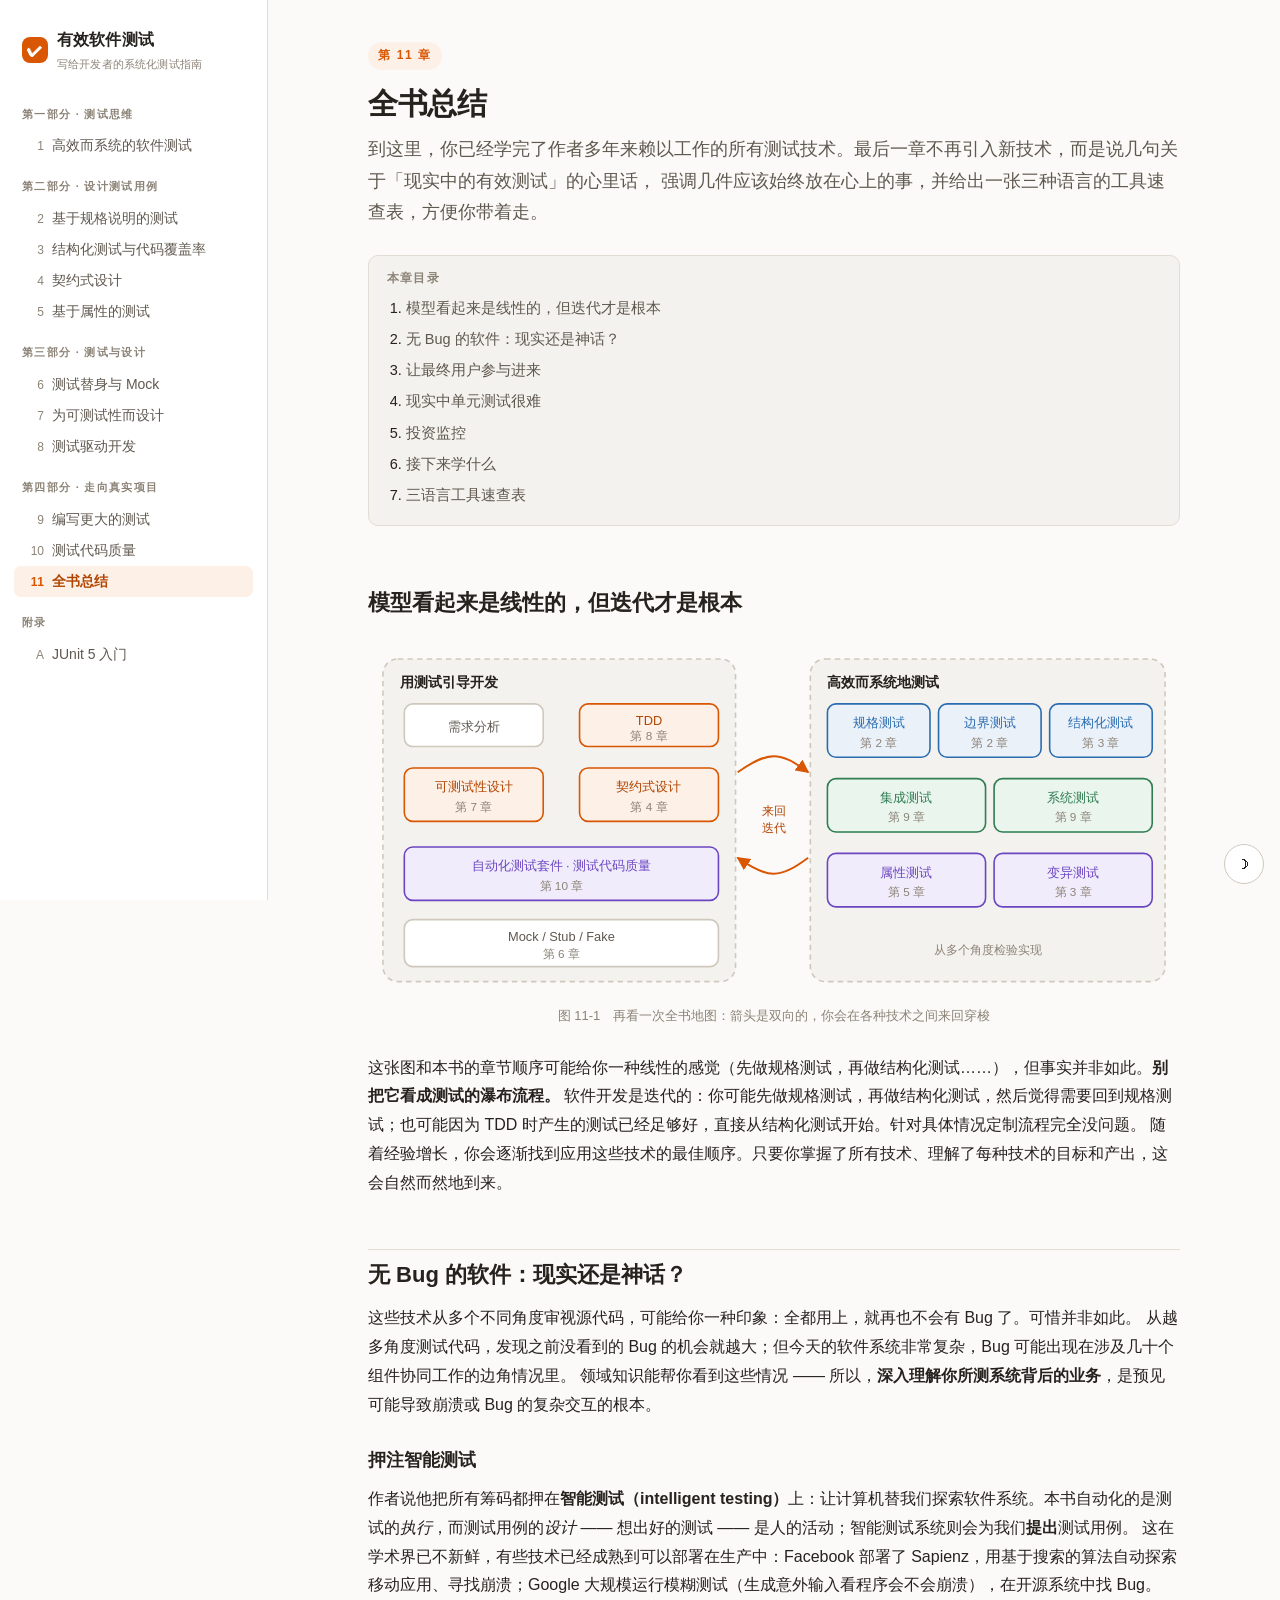
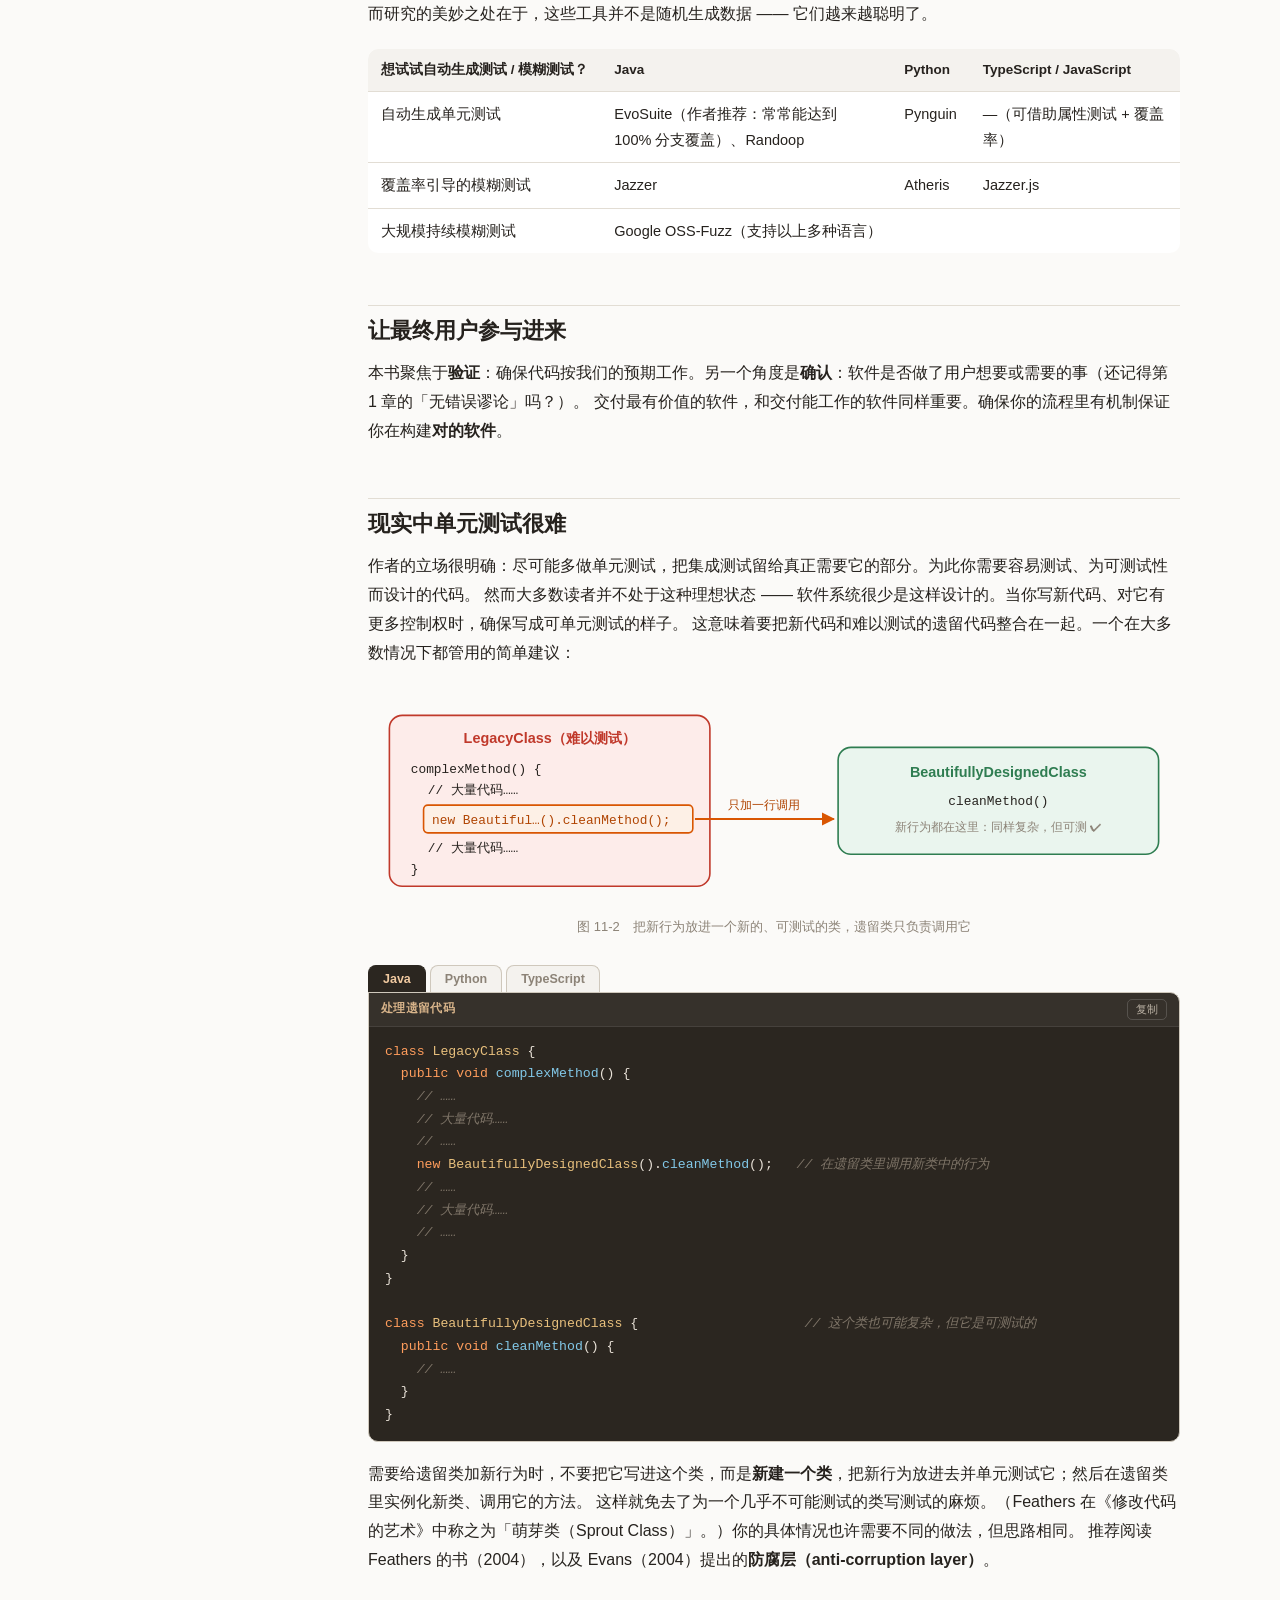
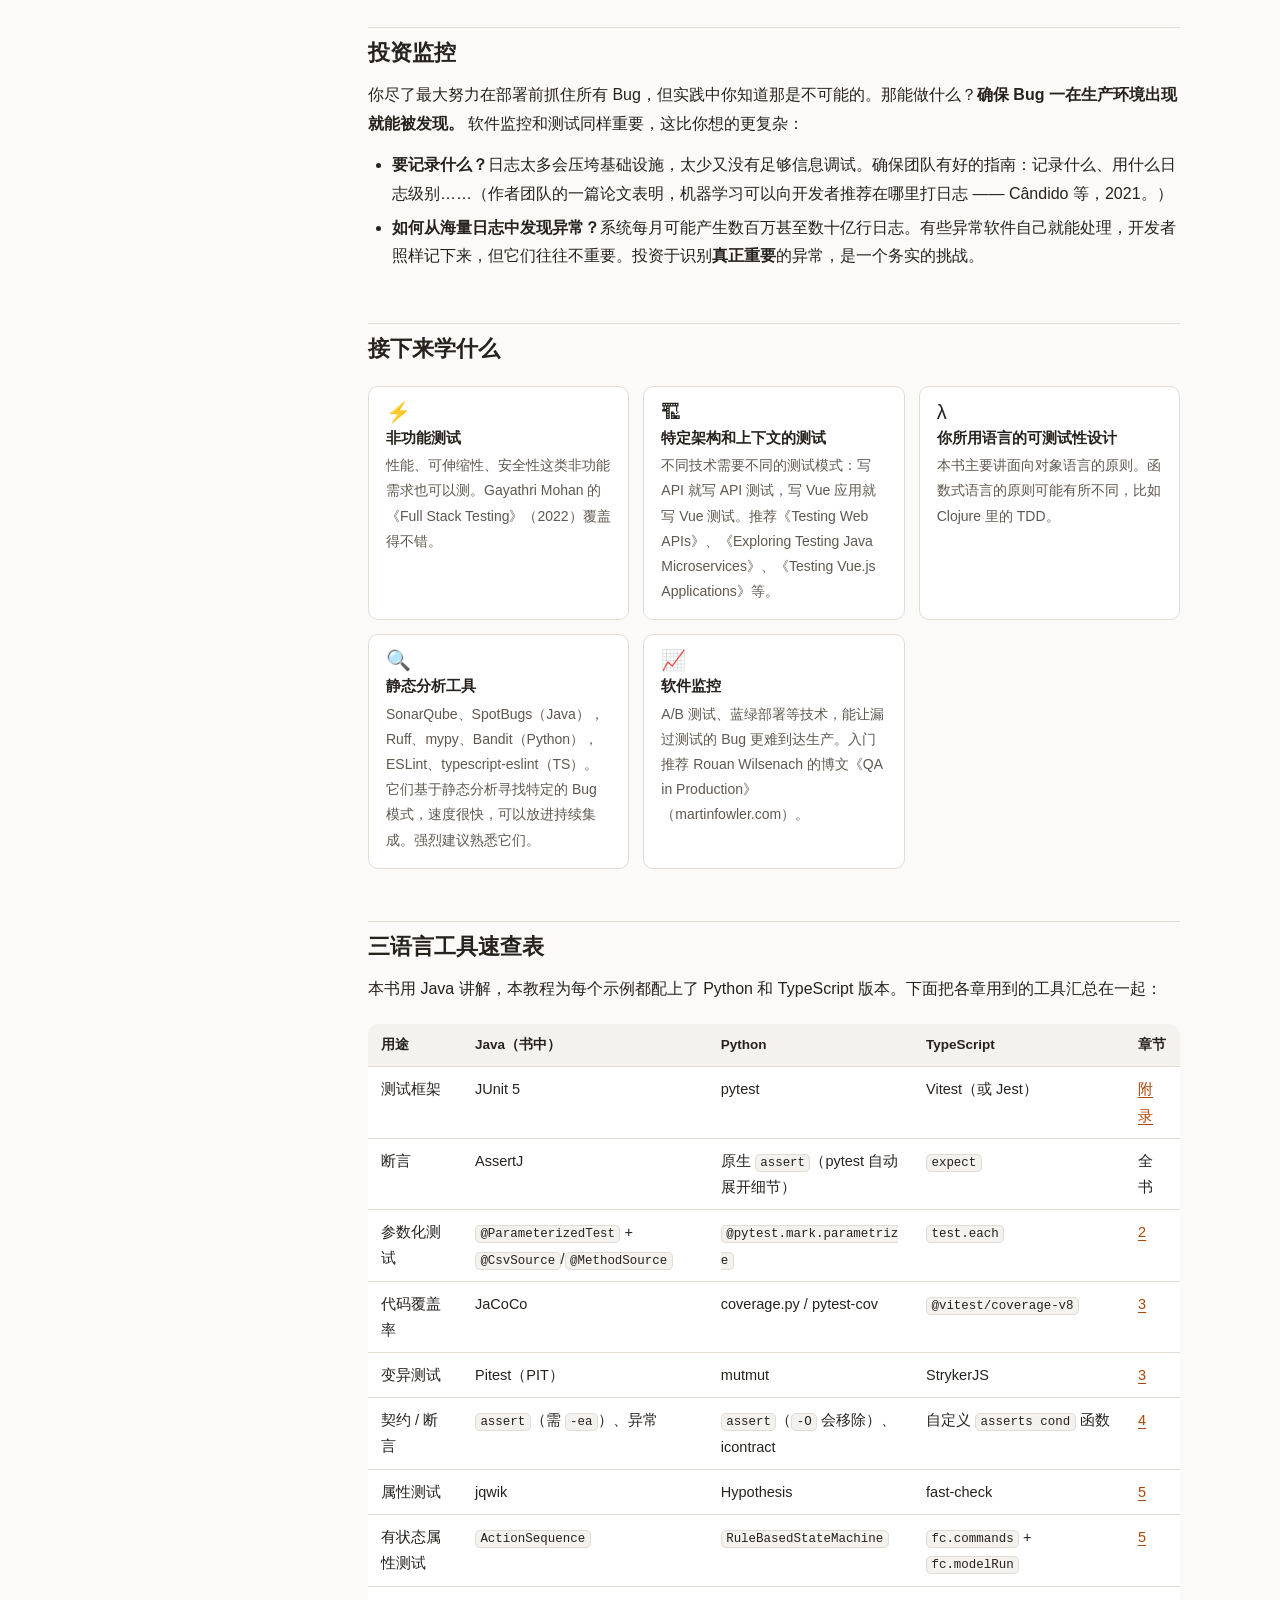
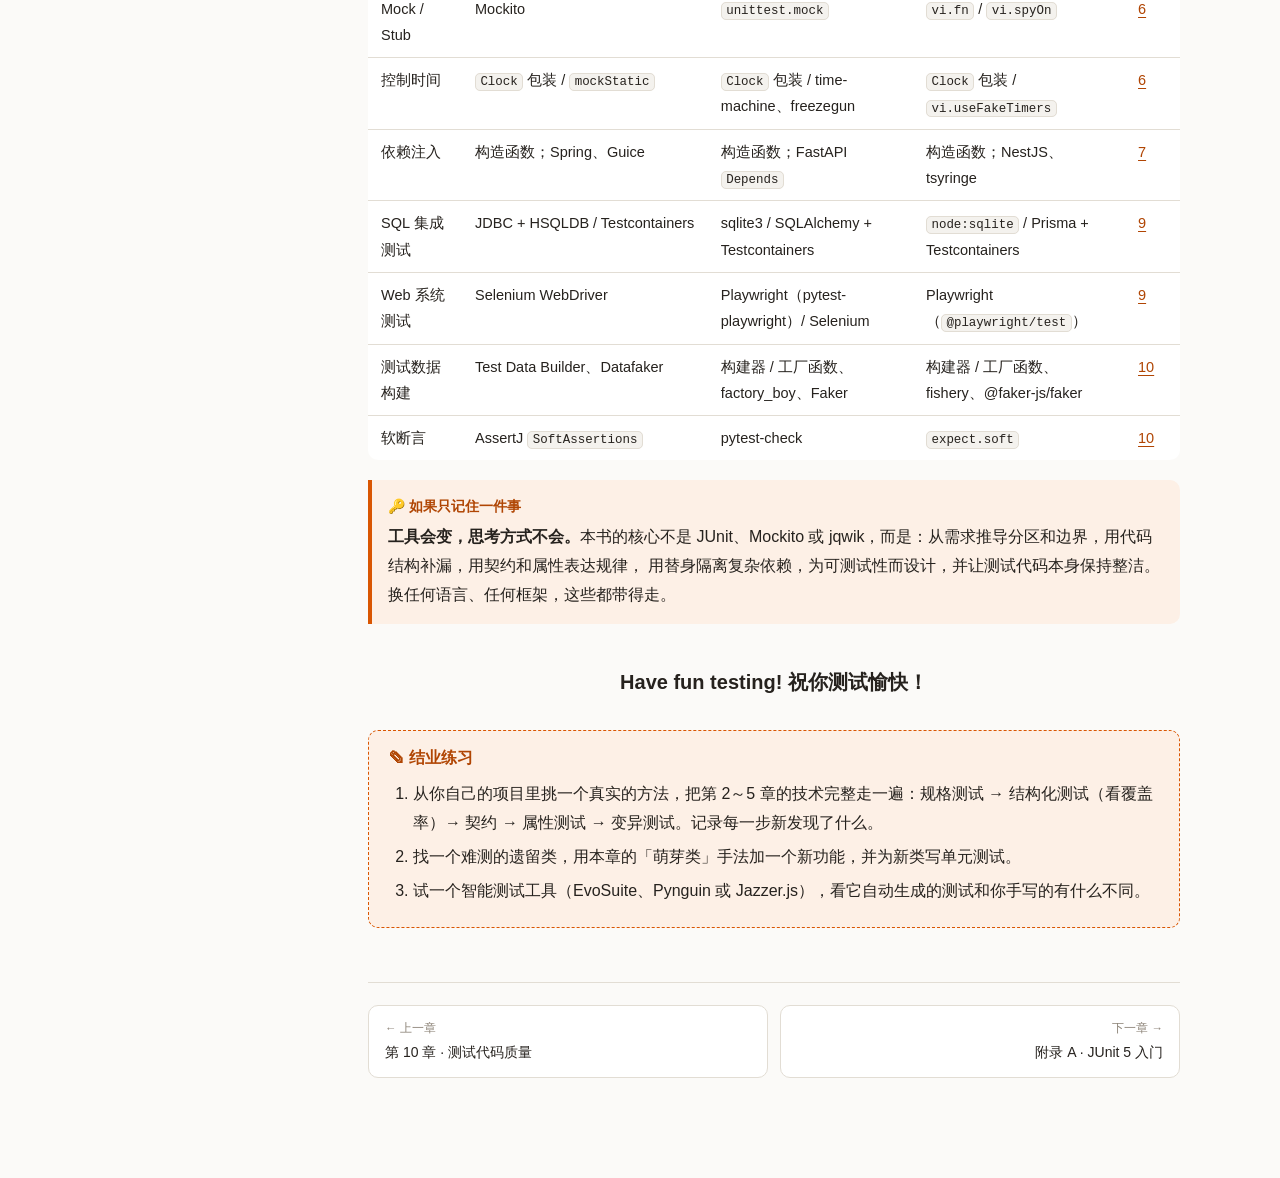
<file: docs/ch11.html>
<!doctype html>
<html lang="zh-CN">
<head>
<meta charset="utf-8">
<meta name="viewport" content="width=device-width,initial-scale=1">
<title>第 11 章 · 全书总结 — 有效软件测试</title>
<link rel="stylesheet" href="assets/style.css">
</head>
<body data-chapter="11">
<div id="app">
<aside id="sidebar"></aside>
<main>

<span class="chapter-eyebrow">第 11 章</span>
<h1>全书总结</h1>
<p class="lede">
  到这里，你已经学完了作者多年来赖以工作的所有测试技术。最后一章不再引入新技术，而是说几句关于「现实中的有效测试」的心里话，
  强调几件应该始终放在心上的事，并给出一张三种语言的工具速查表，方便你带着走。
</p>

<div id="chapter-toc"></div>

<h2 id="iterate">模型看起来是线性的，但迭代才是根本</h2>

<figure>
<svg class="dgm" viewBox="0 0 760 330" role="img" aria-label="全书技术地图，箭头表示在各种技术之间来回迭代">
  <rect class="bx-d" x="14" y="14" width="330" height="302" rx="14"/>
  <text class="ttl" x="30" y="40">用测试引导开发</text>
  <rect class="bx" x="34" y="56" width="130" height="40" rx="8"/><text class="lbl" x="99" y="81" text-anchor="middle">需求分析</text>
  <rect class="bx-a" x="198" y="56" width="130" height="40" rx="8"/><text class="lbl on-a" x="263" y="76" text-anchor="middle">TDD</text><text class="sm" x="263" y="90" text-anchor="middle">第 8 章</text>
  <rect class="bx-a" x="34" y="116" width="130" height="50" rx="8"/><text class="lbl on-a" x="99" y="138" text-anchor="middle">可测试性设计</text><text class="sm" x="99" y="156" text-anchor="middle">第 7 章</text>
  <rect class="bx-a" x="198" y="116" width="130" height="50" rx="8"/><text class="lbl on-a" x="263" y="138" text-anchor="middle">契约式设计</text><text class="sm" x="263" y="156" text-anchor="middle">第 4 章</text>
  <rect class="bx-p" x="34" y="190" width="294" height="50" rx="8"/><text class="lbl on-p" x="181" y="212" text-anchor="middle">自动化测试套件 · 测试代码质量</text><text class="sm" x="181" y="230" text-anchor="middle">第 10 章</text>
  <rect class="bx" x="34" y="258" width="294" height="44" rx="8"/><text class="lbl" x="181" y="278" text-anchor="middle">Mock / Stub / Fake</text><text class="sm" x="181" y="294" text-anchor="middle">第 6 章</text>

  <rect class="bx-d" x="414" y="14" width="332" height="302" rx="14"/>
  <text class="ttl" x="430" y="40">高效而系统地测试</text>
  <rect class="bx-b" x="430" y="56" width="96" height="50" rx="8"/><text class="lbl on-b" x="478" y="78" text-anchor="middle">规格测试</text><text class="sm" x="478" y="96" text-anchor="middle">第 2 章</text>
  <rect class="bx-b" x="534" y="56" width="96" height="50" rx="8"/><text class="lbl on-b" x="582" y="78" text-anchor="middle">边界测试</text><text class="sm" x="582" y="96" text-anchor="middle">第 2 章</text>
  <rect class="bx-b" x="638" y="56" width="96" height="50" rx="8"/><text class="lbl on-b" x="686" y="78" text-anchor="middle">结构化测试</text><text class="sm" x="686" y="96" text-anchor="middle">第 3 章</text>
  <rect class="bx-g" x="430" y="126" width="148" height="50" rx="8"/><text class="lbl on-g" x="504" y="148" text-anchor="middle">集成测试</text><text class="sm" x="504" y="166" text-anchor="middle">第 9 章</text>
  <rect class="bx-g" x="586" y="126" width="148" height="50" rx="8"/><text class="lbl on-g" x="660" y="148" text-anchor="middle">系统测试</text><text class="sm" x="660" y="166" text-anchor="middle">第 9 章</text>
  <rect class="bx-p" x="430" y="196" width="148" height="50" rx="8"/><text class="lbl on-p" x="504" y="218" text-anchor="middle">属性测试</text><text class="sm" x="504" y="236" text-anchor="middle">第 5 章</text>
  <rect class="bx-p" x="586" y="196" width="148" height="50" rx="8"/><text class="lbl on-p" x="660" y="218" text-anchor="middle">变异测试</text><text class="sm" x="660" y="236" text-anchor="middle">第 3 章</text>
  <text class="sm" x="580" y="290" text-anchor="middle">从多个角度检验实现</text>

  <path class="ln-a" d="M346 120 C375 100 385 100 412 120" marker-end="url(#ar-a)"/>
  <path class="ln-a" d="M412 200 C385 220 375 220 346 200" marker-end="url(#ar-a)"/>
  <text class="sm on-a" x="380" y="160" text-anchor="middle">来回</text>
  <text class="sm on-a" x="380" y="176" text-anchor="middle">迭代</text>
</svg>
<figcaption>图 11-1　再看一次全书地图：箭头是双向的，你会在各种技术之间来回穿梭</figcaption>
</figure>

<p>
  这张图和本书的章节顺序可能给你一种线性的感觉（先做规格测试，再做结构化测试……），但事实并非如此。<strong>别把它看成测试的瀑布流程。</strong>
  软件开发是迭代的：你可能先做规格测试，再做结构化测试，然后觉得需要回到规格测试；也可能因为 TDD 时产生的测试已经足够好，直接从结构化测试开始。针对具体情况定制流程完全没问题。
  随着经验增长，你会逐渐找到应用这些技术的最佳顺序。只要你掌握了所有技术、理解了每种技术的目标和产出，这会自然而然地到来。
</p>

<h2 id="bug-free">无 Bug 的软件：现实还是神话？</h2>

<p>
  这些技术从多个不同角度审视源代码，可能给你一种印象：全都用上，就再也不会有 Bug 了。可惜并非如此。
  从越多角度测试代码，发现之前没看到的 Bug 的机会就越大；但今天的软件系统非常复杂，Bug 可能出现在涉及几十个组件协同工作的边角情况里。
  领域知识能帮你看到这些情况 —— 所以，<strong>深入理解你所测系统背后的业务</strong>，是预见可能导致崩溃或 Bug 的复杂交互的根本。
</p>

<h3>押注智能测试</h3>
<p>
  作者说他把所有筹码都押在<strong>智能测试（intelligent testing）</strong>上：让计算机替我们探索软件系统。本书自动化的是测试的<em>执行</em>，而测试用例的<em>设计</em> —— 想出好的测试 —— 是人的活动；智能测试系统则会为我们<strong>提出</strong>测试用例。
  这在学术界已不新鲜，有些技术已经成熟到可以部署在生产中：Facebook 部署了 Sapienz，用基于搜索的算法自动探索移动应用、寻找崩溃；Google 大规模运行模糊测试（生成意外输入看程序会不会崩溃），在开源系统中找 Bug。
  而研究的美妙之处在于，这些工具并不是随机生成数据 —— 它们越来越聪明了。
</p>

<div class="tw">
<table>
  <tr><th>想试试自动生成测试 / 模糊测试？</th><th>Java</th><th>Python</th><th>TypeScript / JavaScript</th></tr>
  <tr><td>自动生成单元测试</td><td>EvoSuite（作者推荐：常常能达到 100% 分支覆盖）、Randoop</td><td>Pynguin</td><td>—（可借助属性测试 + 覆盖率）</td></tr>
  <tr><td>覆盖率引导的模糊测试</td><td>Jazzer</td><td>Atheris</td><td>Jazzer.js</td></tr>
  <tr><td>大规模持续模糊测试</td><td colspan="3">Google OSS-Fuzz（支持以上多种语言）</td></tr>
</table>
</div>

<h2 id="user">让最终用户参与进来</h2>
<p>
  本书聚焦于<strong>验证</strong>：确保代码按我们的预期工作。另一个角度是<strong>确认</strong>：软件是否做了用户想要或需要的事（还记得第 1 章的「无错误谬论」吗？）。
  交付最有价值的软件，和交付能工作的软件同样重要。确保你的流程里有机制保证你在构建<strong>对的软件</strong>。
</p>

<h2 id="legacy">现实中单元测试很难</h2>

<p>
  作者的立场很明确：尽可能多做单元测试，把集成测试留给真正需要它的部分。为此你需要容易测试、为可测试性而设计的代码。
  然而大多数读者并不处于这种理想状态 —— 软件系统很少是这样设计的。当你写新代码、对它有更多控制权时，确保写成可单元测试的样子。
  这意味着要把新代码和难以测试的遗留代码整合在一起。一个在大多数情况下都管用的简单建议：
</p>

<figure>
<svg class="dgm" viewBox="0 0 760 200" role="img" aria-label="在遗留类里调用一个新的、可测试的类，而不是把新行为直接写进遗留类">
  <rect class="bx-r" x="20" y="20" width="300" height="160" rx="12"/>
  <text class="ttl on-r" x="170" y="46" text-anchor="middle">LegacyClass（难以测试）</text>
  <text class="mono" x="40" y="74">complexMethod() {</text>
  <text class="mono" x="56" y="94">// 大量代码……</text>
  <rect class="bx-a" x="52" y="104" width="252" height="26" rx="4"/>
  <text class="mono on-a" x="60" y="122">new Beautiful…().cleanMethod();</text>
  <text class="mono" x="56" y="148">// 大量代码……</text>
  <text class="mono" x="40" y="168">}</text>
  <path class="ln-a" d="M306 117 H436" marker-end="url(#ar-a)"/>
  <text class="sm on-a" x="371" y="108" text-anchor="middle">只加一行调用</text>
  <rect class="bx-g" x="440" y="50" width="300" height="100" rx="12"/>
  <text class="ttl on-g" x="590" y="78" text-anchor="middle">BeautifullyDesignedClass</text>
  <text class="mono" x="590" y="104" text-anchor="middle">cleanMethod()</text>
  <text class="sm" x="590" y="128" text-anchor="middle">新行为都在这里：同样复杂，但可测 ✔</text>
</svg>
<figcaption>图 11-2　把新行为放进一个新的、可测试的类，遗留类只负责调用它</figcaption>
</figure>

<div class="langs">
<div class="code" data-lang="java" data-file="处理遗留代码"><pre>
class LegacyClass {
  public void complexMethod() {
    // ……
    // 大量代码……
    // ……
    new BeautifullyDesignedClass().cleanMethod();   // 在遗留类里调用新类中的行为
    // ……
    // 大量代码……
    // ……
  }
}

class BeautifullyDesignedClass {                     // 这个类也可能复杂，但它是可测试的
  public void cleanMethod() {
    // ……
  }
}
</pre></div>
<div class="code" data-lang="python" data-file="处理遗留代码"><pre>
class LegacyClass:
    def complex_method(self) -&gt; None:
        # ……
        # 大量代码……
        # ……
        BeautifullyDesignedClass().clean_method()    # 在遗留类里调用新类中的行为
        # ……
        # 大量代码……
        # ……

class BeautifullyDesignedClass:                      # 这个类也可能复杂，但它是可测试的
    def clean_method(self) -&gt; None:
        ...
</pre></div>
<div class="code" data-lang="ts" data-file="处理遗留代码"><pre>
class LegacyClass {
  complexMethod(): void {
    // ……
    // 大量代码……
    // ……
    new BeautifullyDesignedClass().cleanMethod();    // 在遗留类里调用新类中的行为
    // ……
    // 大量代码……
    // ……
  }
}

class BeautifullyDesignedClass {                     // 这个类也可能复杂，但它是可测试的
  cleanMethod(): void {
    // ……
  }
}
</pre></div>
</div>

<p>
  需要给遗留类加新行为时，不要把它写进这个类，而是<strong>新建一个类</strong>，把新行为放进去并单元测试它；然后在遗留类里实例化新类、调用它的方法。
  这样就免去了为一个几乎不可能测试的类写测试的麻烦。（Feathers 在《修改代码的艺术》中称之为「萌芽类（Sprout Class）」。）你的具体情况也许需要不同的做法，但思路相同。
  推荐阅读 Feathers 的书（2004），以及 Evans（2004）提出的<strong>防腐层（anti-corruption layer）</strong>。
</p>

<h2 id="monitoring">投资监控</h2>
<p>
  你尽了最大努力在部署前抓住所有 Bug，但实践中你知道那是不可能的。那能做什么？<strong>确保 Bug 一在生产环境出现就能被发现。</strong>
  软件监控和测试同样重要，这比你想的更复杂：
</p>
<ul>
  <li><strong>要记录什么？</strong>日志太多会压垮基础设施，太少又没有足够信息调试。确保团队有好的指南：记录什么、用什么日志级别……（作者团队的一篇论文表明，机器学习可以向开发者推荐在哪里打日志 —— Cândido 等，2021。）</li>
  <li><strong>如何从海量日志中发现异常？</strong>系统每月可能产生数百万甚至数十亿行日志。有些异常软件自己就能处理，开发者照样记下来，但它们往往不重要。投资于识别<strong>真正重要</strong>的异常，是一个务实的挑战。</li>
</ul>

<h2 id="next">接下来学什么</h2>

<div class="cards">
  <div class="card"><span class="ic">&#9889;</span><h4>非功能测试</h4><p>性能、可伸缩性、安全性这类非功能需求也可以测。Gayathri Mohan 的《Full Stack Testing》（2022）覆盖得不错。</p></div>
  <div class="card"><span class="ic">&#127959;</span><h4>特定架构和上下文的测试</h4><p>不同技术需要不同的测试模式：写 API 就写 API 测试，写 Vue 应用就写 Vue 测试。推荐《Testing Web APIs》、《Exploring Testing Java Microservices》、《Testing Vue.js Applications》等。</p></div>
  <div class="card"><span class="ic">&#955;</span><h4>你所用语言的可测试性设计</h4><p>本书主要讲面向对象语言的原则。函数式语言的原则可能有所不同，比如 Clojure 里的 TDD。</p></div>
  <div class="card"><span class="ic">&#128269;</span><h4>静态分析工具</h4><p>SonarQube、SpotBugs（Java），Ruff、mypy、Bandit（Python），ESLint、typescript-eslint（TS）。它们基于静态分析寻找特定的 Bug 模式，速度很快，可以放进持续集成。强烈建议熟悉它们。</p></div>
  <div class="card"><span class="ic">&#128200;</span><h4>软件监控</h4><p>A/B 测试、蓝绿部署等技术，能让漏过测试的 Bug 更难到达生产。入门推荐 Rouan Wilsenach 的博文《QA in Production》（martinfowler.com）。</p></div>
</div>

<h2 id="cheatsheet">三语言工具速查表</h2>

<p>本书用 Java 讲解，本教程为每个示例都配上了 Python 和 TypeScript 版本。下面把各章用到的工具汇总在一起：</p>

<div class="tw">
<table>
  <tr><th>用途</th><th>Java（书中）</th><th>Python</th><th>TypeScript</th><th>章节</th></tr>
  <tr><td>测试框架</td><td>JUnit 5</td><td>pytest</td><td>Vitest（或 Jest）</td><td><a href="appendix.html">附录</a></td></tr>
  <tr><td>断言</td><td>AssertJ</td><td>原生 <code>assert</code>（pytest 自动展开细节）</td><td><code>expect</code></td><td>全书</td></tr>
  <tr><td>参数化测试</td><td><code>@ParameterizedTest</code> + <code>@CsvSource</code>/<code>@MethodSource</code></td><td><code>@pytest.mark.parametrize</code></td><td><code>test.each</code></td><td><a href="ch02.html">2</a></td></tr>
  <tr><td>代码覆盖率</td><td>JaCoCo</td><td>coverage.py / pytest-cov</td><td><code>@vitest/coverage-v8</code></td><td><a href="ch03.html">3</a></td></tr>
  <tr><td>变异测试</td><td>Pitest（PIT）</td><td>mutmut</td><td>StrykerJS</td><td><a href="ch03.html">3</a></td></tr>
  <tr><td>契约 / 断言</td><td><code>assert</code>（需 <code>-ea</code>）、异常</td><td><code>assert</code>（<code>-O</code> 会移除）、icontract</td><td>自定义 <code>asserts cond</code> 函数</td><td><a href="ch04.html">4</a></td></tr>
  <tr><td>属性测试</td><td>jqwik</td><td>Hypothesis</td><td>fast-check</td><td><a href="ch05.html">5</a></td></tr>
  <tr><td>有状态属性测试</td><td><code>ActionSequence</code></td><td><code>RuleBasedStateMachine</code></td><td><code>fc.commands</code> + <code>fc.modelRun</code></td><td><a href="ch05.html">5</a></td></tr>
  <tr><td>Mock / Stub</td><td>Mockito</td><td><code>unittest.mock</code></td><td><code>vi.fn</code> / <code>vi.spyOn</code></td><td><a href="ch06.html">6</a></td></tr>
  <tr><td>控制时间</td><td><code>Clock</code> 包装 / <code>mockStatic</code></td><td><code>Clock</code> 包装 / time-machine、freezegun</td><td><code>Clock</code> 包装 / <code>vi.useFakeTimers</code></td><td><a href="ch06.html">6</a></td></tr>
  <tr><td>依赖注入</td><td>构造函数；Spring、Guice</td><td>构造函数；FastAPI <code>Depends</code></td><td>构造函数；NestJS、tsyringe</td><td><a href="ch07.html">7</a></td></tr>
  <tr><td>SQL 集成测试</td><td>JDBC + HSQLDB / Testcontainers</td><td>sqlite3 / SQLAlchemy + Testcontainers</td><td><code>node:sqlite</code> / Prisma + Testcontainers</td><td><a href="ch09.html">9</a></td></tr>
  <tr><td>Web 系统测试</td><td>Selenium WebDriver</td><td>Playwright（pytest-playwright）/ Selenium</td><td>Playwright（<code>@playwright/test</code>）</td><td><a href="ch09.html">9</a></td></tr>
  <tr><td>测试数据构建</td><td>Test Data Builder、Datafaker</td><td>构建器 / 工厂函数、factory_boy、Faker</td><td>构建器 / 工厂函数、fishery、@faker-js/faker</td><td><a href="ch10.html">10</a></td></tr>
  <tr><td>软断言</td><td>AssertJ <code>SoftAssertions</code></td><td>pytest-check</td><td><code>expect.soft</code></td><td><a href="ch10.html">10</a></td></tr>
</table>
</div>

<div class="box key">
  <div class="t">&#128273; 如果只记住一件事</div>
  <p>
    <strong>工具会变，思考方式不会。</strong>本书的核心不是 JUnit、Mockito 或 jqwik，而是：从需求推导分区和边界，用代码结构补漏，用契约和属性表达规律，
    用替身隔离复杂依赖，为可测试性而设计，并让测试代码本身保持整洁。换任何语言、任何框架，这些都带得走。
  </p>
</div>

<p style="font-size:20px;text-align:center;margin:40px 0 10px"><strong>Have fun testing! 祝你测试愉快！</strong></p>

<div class="exercise">
  <h3>&#9998; 结业练习</h3>
  <ol>
    <li>从你自己的项目里挑一个真实的方法，把第 2～5 章的技术完整走一遍：规格测试 → 结构化测试（看覆盖率）→ 契约 → 属性测试 → 变异测试。记录每一步新发现了什么。</li>
    <li>找一个难测的遗留类，用本章的「萌芽类」手法加一个新功能，并为新类写单元测试。</li>
    <li>试一个智能测试工具（EvoSuite、Pynguin 或 Jazzer.js），看它自动生成的测试和你手写的有什么不同。</li>
  </ol>
</div>

<div id="pager"></div>

</main>
</div>
<script src="assets/site.js"></script>
</body>
</html>
</file>
<file: docs/assets/style.css>
/* ================================================================
   有效软件测试教程 · 共享样式
   ================================================================ */

:root {
  --bg:        #fbfaf8;
  --panel:     #ffffff;
  --panel-2:   #f4f2ee;
  --fg:        #26221e;
  --fg-soft:   #5f584f;
  --fg-faint:  #8c8377;
  --line:      #e2ddd4;
  --line-2:    #cfc8bc;
  --accent:    #d95602;
  --accent-bg: #fdf0e6;
  --accent-2:  #b04503;
  --green:     #2f7d51;
  --green-bg:  #eaf5ee;
  --blue:      #2b6cb0;
  --blue-bg:   #eaf1f9;
  --red:       #c0392b;
  --red-bg:    #fdecea;
  --purple:    #6b46c1;
  --purple-bg: #f1ecfb;
  --code-bg:   #2b2620;
  --code-fg:   #e9e2d8;
  --radius:    10px;
  --sans: -apple-system, BlinkMacSystemFont, "Segoe UI", "PingFang SC",
          "Hiragino Sans GB", "Microsoft YaHei", "Noto Sans CJK SC", sans-serif;
  --mono: ui-monospace, SFMono-Regular, "SF Mono", Menlo, Consolas,
          "Liberation Mono", "Noto Sans Mono CJK SC", monospace;
  color-scheme: light;
}

@media (prefers-color-scheme: dark) {
  :root:not([data-theme="light"]) {
    --bg:        #171513;
    --panel:     #201d1a;
    --panel-2:   #2a2521;
    --fg:        #ece6de;
    --fg-soft:   #b8afa3;
    --fg-faint:  #8b8378;
    --line:      #342e28;
    --line-2:    #463e36;
    --accent:    #ff8f4d;
    --accent-bg: #33231a;
    --accent-2:  #ffab77;
    --green:     #6ac48d;
    --green-bg:  #1b2b21;
    --blue:      #7fb0e8;
    --blue-bg:   #1a232e;
    --red:       #f08076;
    --red-bg:    #2e1c1a;
    --purple:    #b295ee;
    --purple-bg: #241d33;
    --code-bg:   #12100e;
    --code-fg:   #e6ded2;
    color-scheme: dark;
  }
}

:root[data-theme="dark"] {
  --bg:        #171513;
  --panel:     #201d1a;
  --panel-2:   #2a2521;
  --fg:        #ece6de;
  --fg-soft:   #b8afa3;
  --fg-faint:  #8b8378;
  --line:      #342e28;
  --line-2:    #463e36;
  --accent:    #ff8f4d;
  --accent-bg: #33231a;
  --accent-2:  #ffab77;
  --green:     #6ac48d;
  --green-bg:  #1b2b21;
  --blue:      #7fb0e8;
  --blue-bg:   #1a232e;
  --red:       #f08076;
  --red-bg:    #2e1c1a;
  --purple:    #b295ee;
  --purple-bg: #241d33;
  --code-bg:   #12100e;
  --code-fg:   #e6ded2;
  color-scheme: dark;
}

* { box-sizing: border-box; }

html { scroll-behavior: smooth; scroll-padding-top: 1.5rem; }

body {
  margin: 0;
  background: var(--bg);
  color: var(--fg);
  font-family: var(--sans);
  font-size: 16px;
  line-height: 1.8;
  -webkit-font-smoothing: antialiased;
}

/* ---------------- 布局 ---------------- */

#app { display: flex; align-items: flex-start; }

#sidebar {
  position: sticky;
  top: 0;
  flex: 0 0 268px;
  width: 268px;
  height: 100vh;
  overflow-y: auto;
  padding: 22px 14px 40px;
  border-right: 1px solid var(--line);
  background: var(--panel);
  font-size: 14px;
}
#sidebar .brand {
  display: flex; align-items: center; gap: 9px;
  font-weight: 700; font-size: 16px; letter-spacing: .01em;
  color: var(--fg); text-decoration: none;
  padding: 4px 8px 14px;
}
#sidebar .brand .flame {
  width: 26px; height: 26px; flex: none;
  display: grid; place-items: center;
  background: var(--accent); color: #fff; border-radius: 8px;
  font-size: 15px;
}
#sidebar .brand small { display:block; font-weight:400; font-size:11px; color: var(--fg-faint); }
#sidebar .part {
  margin: 16px 8px 6px; font-size: 11px; letter-spacing: .12em;
  text-transform: uppercase; color: var(--fg-faint); font-weight: 700;
}
#sidebar a.ch {
  display: flex; gap: 8px; align-items: baseline;
  padding: 5px 8px; border-radius: 7px;
  color: var(--fg-soft); text-decoration: none; line-height: 1.5;
}
#sidebar a.ch:hover { background: var(--panel-2); color: var(--fg); }
#sidebar a.ch.active { background: var(--accent-bg); color: var(--accent-2); font-weight: 600; }
#sidebar a.ch .n {
  flex: none; width: 22px; text-align: right;
  font-variant-numeric: tabular-nums; font-size: 12px; color: var(--fg-faint);
}
#sidebar a.ch.active .n { color: var(--accent); }

main {
  flex: 1 1 auto;
  min-width: 0;
  max-width: 900px;
  padding: 40px 44px 100px;
  margin: 0 auto;
}

#menu-btn {
  display: none;
  position: fixed; z-index: 40; left: 12px; top: 12px;
  width: 42px; height: 42px; border-radius: 10px;
  border: 1px solid var(--line-2); background: var(--panel); color: var(--fg);
  font-size: 18px; cursor: pointer;
}

@media (max-width: 900px) {
  #menu-btn { display: block; }
  #sidebar {
    position: fixed; z-index: 39; left: 0; top: 0;
    padding-top: 62px;                 /* 给菜单按钮让出位置 */
    transform: translateX(-102%); transition: transform .22s ease;
    box-shadow: 0 0 40px rgba(0,0,0,.28);
  }
  body.nav-open #sidebar { transform: none; }
  main { padding: 68px 20px 80px; }
}

/* ---------------- 排版 ---------------- */

h1, h2, h3, h4 { line-height: 1.35; color: var(--fg); }
h1 { font-size: 30px; margin: 0 0 6px; letter-spacing: -.01em; }
h2 {
  font-size: 22px; margin: 52px 0 14px; padding-top: 10px;
  border-top: 1px solid var(--line);
}
h2:first-of-type { border-top: none; }
h3 { font-size: 17.5px; margin: 30px 0 8px; }
h4 { font-size: 15.5px; margin: 22px 0 6px; color: var(--fg-soft); }
p { margin: 12px 0; }
ul, ol { padding-left: 1.5em; margin: 12px 0; }
li { margin: 5px 0; }
li > ul, li > ol { margin: 4px 0; }
a { color: var(--accent-2); text-decoration-thickness: 1px; text-underline-offset: 3px; }
hr { border: none; border-top: 1px solid var(--line); margin: 36px 0; }
strong { font-weight: 700; color: var(--fg); }

code {
  font-family: var(--mono); font-size: .875em;
  background: var(--panel-2); border: 1px solid var(--line);
  padding: .08em .35em; border-radius: 5px;
  word-break: break-word;
}
pre code { all: unset; font-family: var(--mono); }

.chapter-eyebrow {
  display: inline-block; font-size: 12px; letter-spacing: .14em;
  text-transform: uppercase; font-weight: 700; color: var(--accent);
  background: var(--accent-bg); padding: 3px 10px; border-radius: 20px;
  margin-bottom: 14px;
}
.lede { font-size: 17.5px; color: var(--fg-soft); margin: 10px 0 26px; }

/* ---------------- 代码块 ---------------- */

.code {
  margin: 18px 0;
  border-radius: var(--radius);
  overflow: hidden;
  border: 1px solid var(--line-2);
  background: var(--code-bg);
}
.code > .bar {
  display: flex; align-items: center; justify-content: space-between;
  padding: 6px 12px;
  background: rgba(255,255,255,.05);
  border-bottom: 1px solid rgba(255,255,255,.08);
  font-family: var(--mono); font-size: 11.5px;
  color: #b9b0a3; letter-spacing: .03em;
}
.code > .bar .tag {
  color: #d8b48a; font-weight: 600;
}
.code pre {
  margin: 0; padding: 14px 16px; overflow-x: auto;
  color: var(--code-fg); font-family: var(--mono);
  font-size: 13.2px; line-height: 1.72;
  tab-size: 2;
}
.code .copy {
  border: 1px solid rgba(255,255,255,.16); background: transparent;
  color: #b9b0a3; border-radius: 5px; font-size: 11px;
  padding: 2px 8px; cursor: pointer; font-family: var(--sans);
}
.code .copy:hover { color: #fff; border-color: rgba(255,255,255,.4); }

/* 语法高亮 */
.tk-cm { color: #7f7568; font-style: italic; }
.tk-st { color: #b4d68a; }
.tk-kw { color: #ff9d5c; }
.tk-nm { color: #d7a3e6; }
.tk-fn { color: #82c8e8; }
.tk-tp { color: #e8c07d; }

/* ---------------- 提示块 ---------------- */

.box {
  margin: 20px 0; padding: 14px 18px 14px 16px;
  border-left: 4px solid var(--line-2);
  background: var(--panel);
  border-radius: 0 var(--radius) var(--radius) 0;
}
.box > .t {
  font-weight: 700; font-size: 14px; margin-bottom: 4px;
  display: flex; align-items: center; gap: 7px;
}
.box p:first-of-type { margin-top: 0; }
.box p:last-child, .box ul:last-child { margin-bottom: 0; }
.box.note { border-color: var(--blue);   background: var(--blue-bg); }
.box.note > .t { color: var(--blue); }
.box.tip  { border-color: var(--green);  background: var(--green-bg); }
.box.tip  > .t { color: var(--green); }
.box.warn { border-color: var(--red);    background: var(--red-bg); }
.box.warn > .t { color: var(--red); }
.box.key  { border-color: var(--accent); background: var(--accent-bg); }
.box.key  > .t { color: var(--accent-2); }
.box.deep { border-color: var(--purple); background: var(--purple-bg); }
.box.deep > .t { color: var(--purple); }

/* 学习目标 */
.goals {
  background: var(--panel); border: 1px solid var(--line);
  border-radius: var(--radius); padding: 16px 20px; margin: 22px 0 28px;
}
.goals h4 { margin: 0 0 8px; color: var(--accent-2); font-size: 14px; letter-spacing: .04em; }
.goals ul { margin: 0; }

/* 章节内目录 */
.toc {
  background: var(--panel-2); border: 1px solid var(--line);
  border-radius: var(--radius); padding: 12px 18px; margin: 0 0 30px;
  font-size: 14.5px;
}
.toc .h { font-weight: 700; font-size: 12px; letter-spacing: .1em;
          text-transform: uppercase; color: var(--fg-faint); margin-bottom: 6px; }
.toc ol { margin: 0; padding-left: 1.3em; }
.toc a { color: var(--fg-soft); text-decoration: none; }
.toc a:hover { color: var(--accent-2); text-decoration: underline; }

/* ---------------- 表格 ---------------- */

.tw { overflow-x: auto; margin: 20px 0; }
table {
  border-collapse: collapse; width: 100%; font-size: 14.5px;
  background: var(--panel); border-radius: var(--radius); overflow: hidden;
}
th, td { padding: 9px 13px; text-align: left; border-bottom: 1px solid var(--line); vertical-align: top; }
th { background: var(--panel-2); font-weight: 700; font-size: 13.5px; white-space: nowrap; }
tr:last-child td { border-bottom: none; }
td code { font-size: .86em; }

/* ---------------- 图示 ---------------- */

figure { margin: 26px 0; }
figure svg { display: block; width: 100%; height: auto; }
figcaption {
  margin-top: 8px; font-size: 13px; color: var(--fg-faint); text-align: center;
}
.dgm .bx    { fill: var(--panel);   stroke: var(--line-2); stroke-width: 1.5; }
.dgm .bx-a  { fill: var(--accent-bg); stroke: var(--accent); stroke-width: 1.5; }
.dgm .bx-b  { fill: var(--blue-bg);   stroke: var(--blue);   stroke-width: 1.5; }
.dgm .bx-g  { fill: var(--green-bg);  stroke: var(--green);  stroke-width: 1.5; }
.dgm .bx-p  { fill: var(--purple-bg); stroke: var(--purple); stroke-width: 1.5; }
.dgm .bx-r  { fill: var(--red-bg);    stroke: var(--red);    stroke-width: 1.5; }
.dgm .bx-d  { fill: var(--panel-2);   stroke: var(--line-2); stroke-width: 1.5; stroke-dasharray: 5 4; }
.dgm .ln    { stroke: var(--line-2); stroke-width: 1.6; fill: none; }
.dgm .ln-a  { stroke: var(--accent);  stroke-width: 1.8; fill: none; }
.dgm .ln-b  { stroke: var(--blue);    stroke-width: 1.8; fill: none; }
.dgm .ln-g  { stroke: var(--green);   stroke-width: 1.8; fill: none; }
.dgm .ln-r  { stroke: var(--red);    stroke-width: 1.8; fill: none; }
.dgm .ln-p  { stroke: var(--purple); stroke-width: 1.8; fill: none; }
.dgm .ln-d  { stroke: var(--line-2); stroke-width: 1.5; fill: none; stroke-dasharray: 5 4; }
/* 兜底：任何折线路径都不该被填充 */
.dgm path   { fill: none; }
.dgm text   { fill: var(--fg); font-family: var(--sans); font-size: 13px; }
.dgm .lbl   { fill: var(--fg-soft); font-size: 12px; }
.dgm .sm    { fill: var(--fg-faint); font-size: 11px; }
.dgm .mono  { font-family: var(--mono); font-size: 12px; }
.dgm .ttl   { font-weight: 700; font-size: 13.5px; }
.dgm .on-a  { fill: var(--accent-2); }
.dgm .on-b  { fill: var(--blue); }
.dgm .on-g  { fill: var(--green); }
.dgm .on-p  { fill: var(--purple); }
.dgm .on-r  { fill: var(--red); }

/* ---------------- 对照卡片 ---------------- */

.vs { display: grid; grid-template-columns: 1fr 1fr; gap: 14px; margin: 20px 0; }
@media (max-width: 700px) { .vs { grid-template-columns: 1fr; } }
.vs > div { border: 1px solid var(--line); border-radius: var(--radius); overflow: hidden; background: var(--panel); }
.vs > div > .h { padding: 7px 14px; font-size: 12.5px; font-weight: 700; border-bottom: 1px solid var(--line); }
.vs .old > .h { background: var(--panel-2); color: var(--fg-faint); }
.vs .new > .h { background: var(--accent-bg); color: var(--accent-2); }
.vs .code { margin: 0; border: none; border-radius: 0; }

/* 卡片网格 */
.cards { display: grid; grid-template-columns: repeat(auto-fit, minmax(220px, 1fr)); gap: 14px; margin: 22px 0; }
.card {
  background: var(--panel); border: 1px solid var(--line);
  border-radius: var(--radius); padding: 15px 17px;
}
.card h4 { margin: 0 0 5px; font-size: 15px; color: var(--fg); }
.card p  { margin: 0; font-size: 14px; color: var(--fg-soft); }
.card .ic { font-size: 20px; line-height: 1; margin-bottom: 6px; display: block; }

/* 练习 */
.exercise {
  border: 1px dashed var(--accent); background: var(--accent-bg);
  border-radius: var(--radius); padding: 16px 20px; margin: 30px 0 0;
}
.exercise h3 { margin: 0 0 8px; color: var(--accent-2); font-size: 16px; }
.exercise ol { margin-bottom: 0; }

/* 章节导航 */
.pager { display: flex; gap: 12px; margin-top: 54px; padding-top: 22px; border-top: 1px solid var(--line); }
.pager a {
  flex: 1 1 0; padding: 12px 16px; border: 1px solid var(--line);
  border-radius: var(--radius); background: var(--panel);
  text-decoration: none; color: var(--fg); font-size: 14px;
}
.pager a:hover { border-color: var(--accent); }
.pager a span { display: block; font-size: 11.5px; color: var(--fg-faint); margin-bottom: 2px; }
.pager a.next { text-align: right; }
.pager a.ph { visibility: hidden; }

/* 首页 */
.hero {
  border: 1px solid var(--line); background: var(--panel);
  border-radius: 16px; padding: 34px 34px 30px; margin-bottom: 30px;
}
.hero h1 { font-size: 34px; }
.hero .sub { font-size: 18px; color: var(--fg-soft); margin: 8px 0 0; }
.pill {
  display: inline-block; font-size: 12px; padding: 3px 10px; border-radius: 20px;
  background: var(--panel-2); border: 1px solid var(--line); color: var(--fg-soft);
  margin: 3px 5px 3px 0;
}
.toc-grid { display: grid; grid-template-columns: repeat(auto-fill, minmax(280px, 1fr)); gap: 12px; }
.toc-card {
  display: block; text-decoration: none; color: inherit;
  background: var(--panel); border: 1px solid var(--line);
  border-radius: var(--radius); padding: 13px 16px;
}
.toc-card:hover { border-color: var(--accent); background: var(--accent-bg); }
.toc-card .n { font-size: 11px; letter-spacing: .1em; color: var(--accent); font-weight: 700; }
.toc-card .t { font-weight: 700; font-size: 15.5px; margin: 2px 0 3px; }
.toc-card .d { font-size: 13.5px; color: var(--fg-soft); line-height: 1.6; }

#theme-btn {
  position: fixed; right: 16px; bottom: 16px; z-index: 30;
  width: 40px; height: 40px; border-radius: 50%;
  border: 1px solid var(--line-2); background: var(--panel); color: var(--fg);
  cursor: pointer; font-size: 16px;
}

/* ---------------- 本教程补充 ---------------- */

/* Java 注解 */
.tk-an { color: #e6a0c4; }

/* 测试用例表里的“通过 / 失败”标记 */
.ok  { color: var(--green); font-weight: 700; }
.bad { color: var(--red);   font-weight: 700; }

/* 小测验：点开看答案 */
details.quiz {
  background: var(--panel); border: 1px solid var(--line);
  border-radius: var(--radius); padding: 10px 16px; margin: 12px 0;
}
details.quiz summary { cursor: pointer; font-weight: 600; }
details.quiz[open] summary { margin-bottom: 6px; color: var(--accent-2); }
details.quiz p:last-child { margin-bottom: 2px; }

/* 步骤条 */
.steps { counter-reset: st; list-style: none; padding-left: 0; }
.steps > li {
  counter-increment: st; position: relative;
  padding: 10px 14px 10px 50px; margin: 10px 0;
  background: var(--panel); border: 1px solid var(--line); border-radius: var(--radius);
}
.steps > li::before {
  content: counter(st); position: absolute; left: 14px; top: 11px;
  width: 24px; height: 24px; border-radius: 50%;
  background: var(--accent); color: #fff; font-size: 13px; font-weight: 700;
  display: grid; place-items: center; line-height: 1;
}

/* 术语表 */
dl.terms { margin: 16px 0; }
dl.terms dt { font-weight: 700; margin-top: 10px; }
dl.terms dd { margin: 2px 0 0 1.2em; color: var(--fg-soft); }

/* 多语言代码标签页 */
.langs { margin: 18px 0; }
.langs > .code { margin: 0; border-top-left-radius: 0; }
.langs > .code[hidden] { display: none; }
.lang-tabs { display: flex; gap: 4px; flex-wrap: wrap; }
.lang-tabs button {
  font: 600 12.5px var(--sans); cursor: pointer;
  padding: 6px 14px; border: 1px solid var(--line-2); border-bottom: none;
  border-radius: 8px 8px 0 0; background: var(--panel-2); color: var(--fg-faint);
}
.lang-tabs button:hover { color: var(--fg); }
.lang-tabs button.on { background: var(--code-bg); color: #f0c9a0; border-color: var(--code-bg); }
.vs .langs { margin: 0; }
</file>
